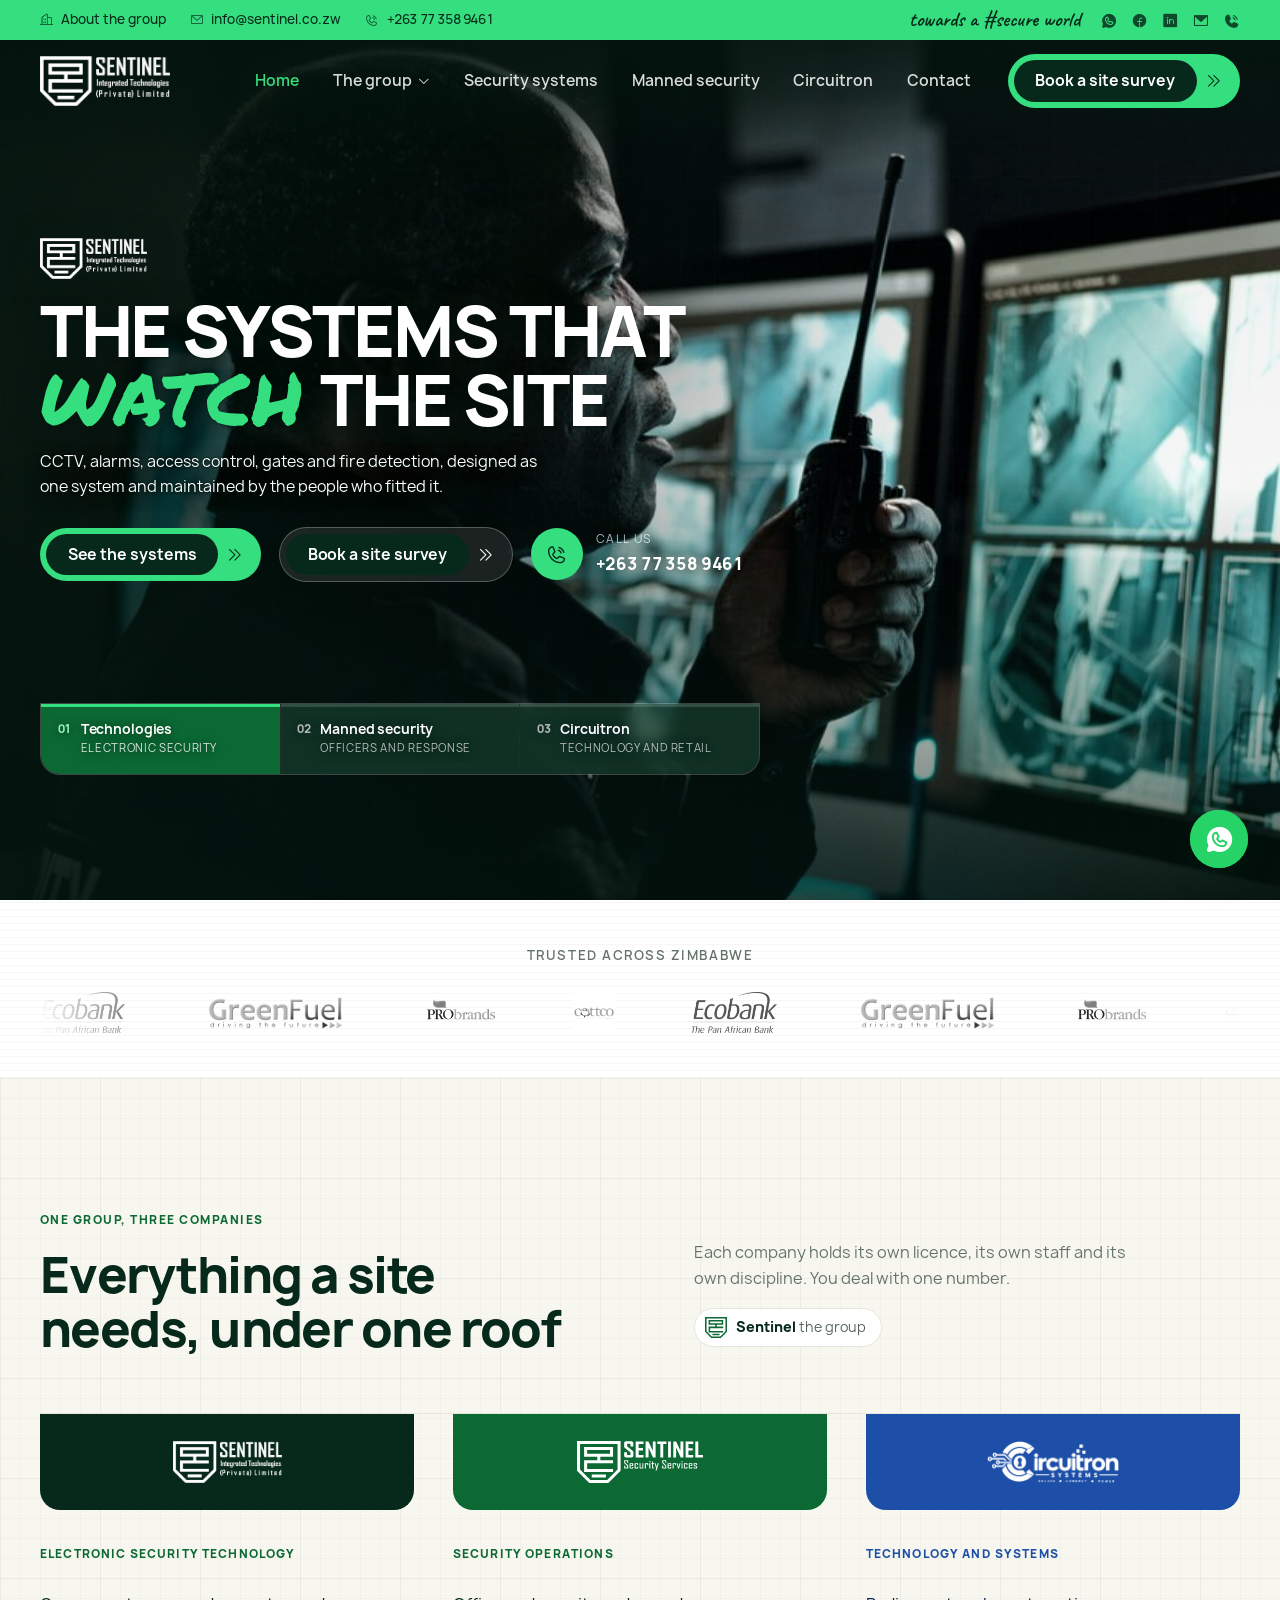
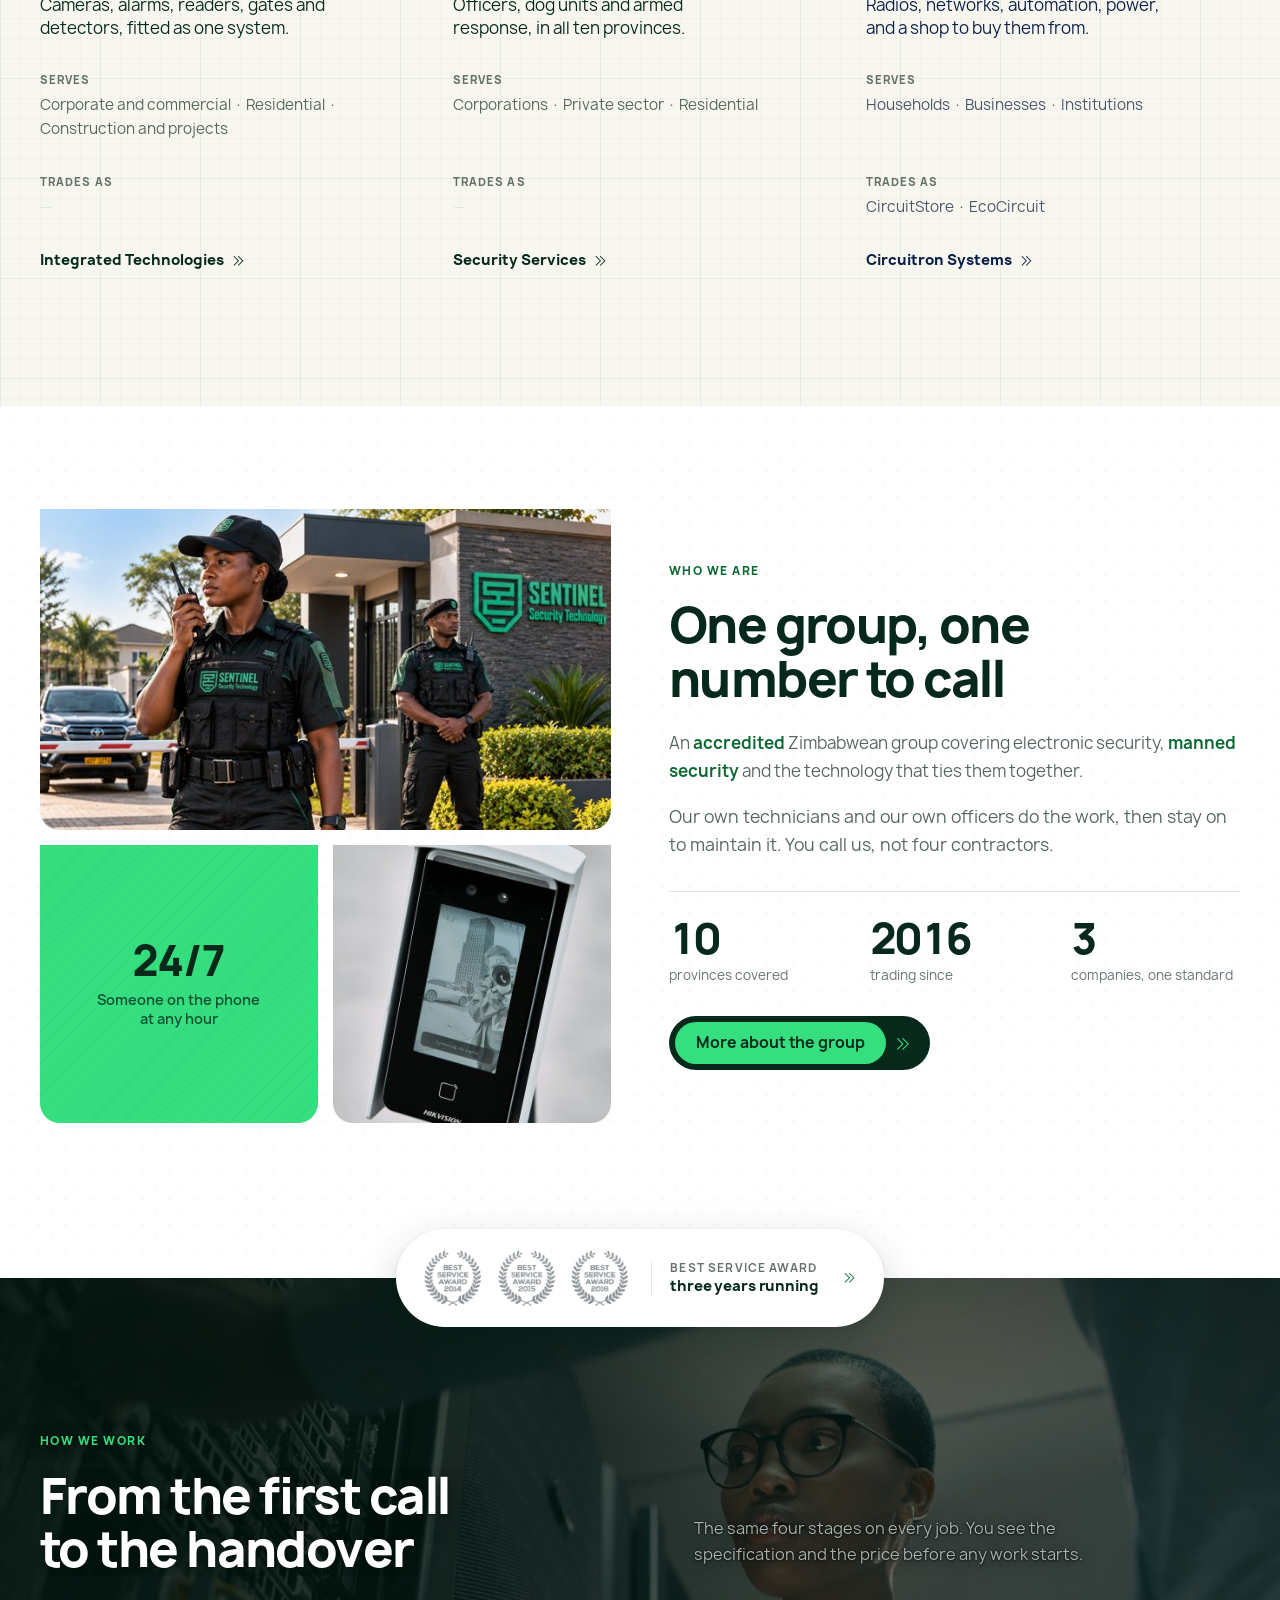
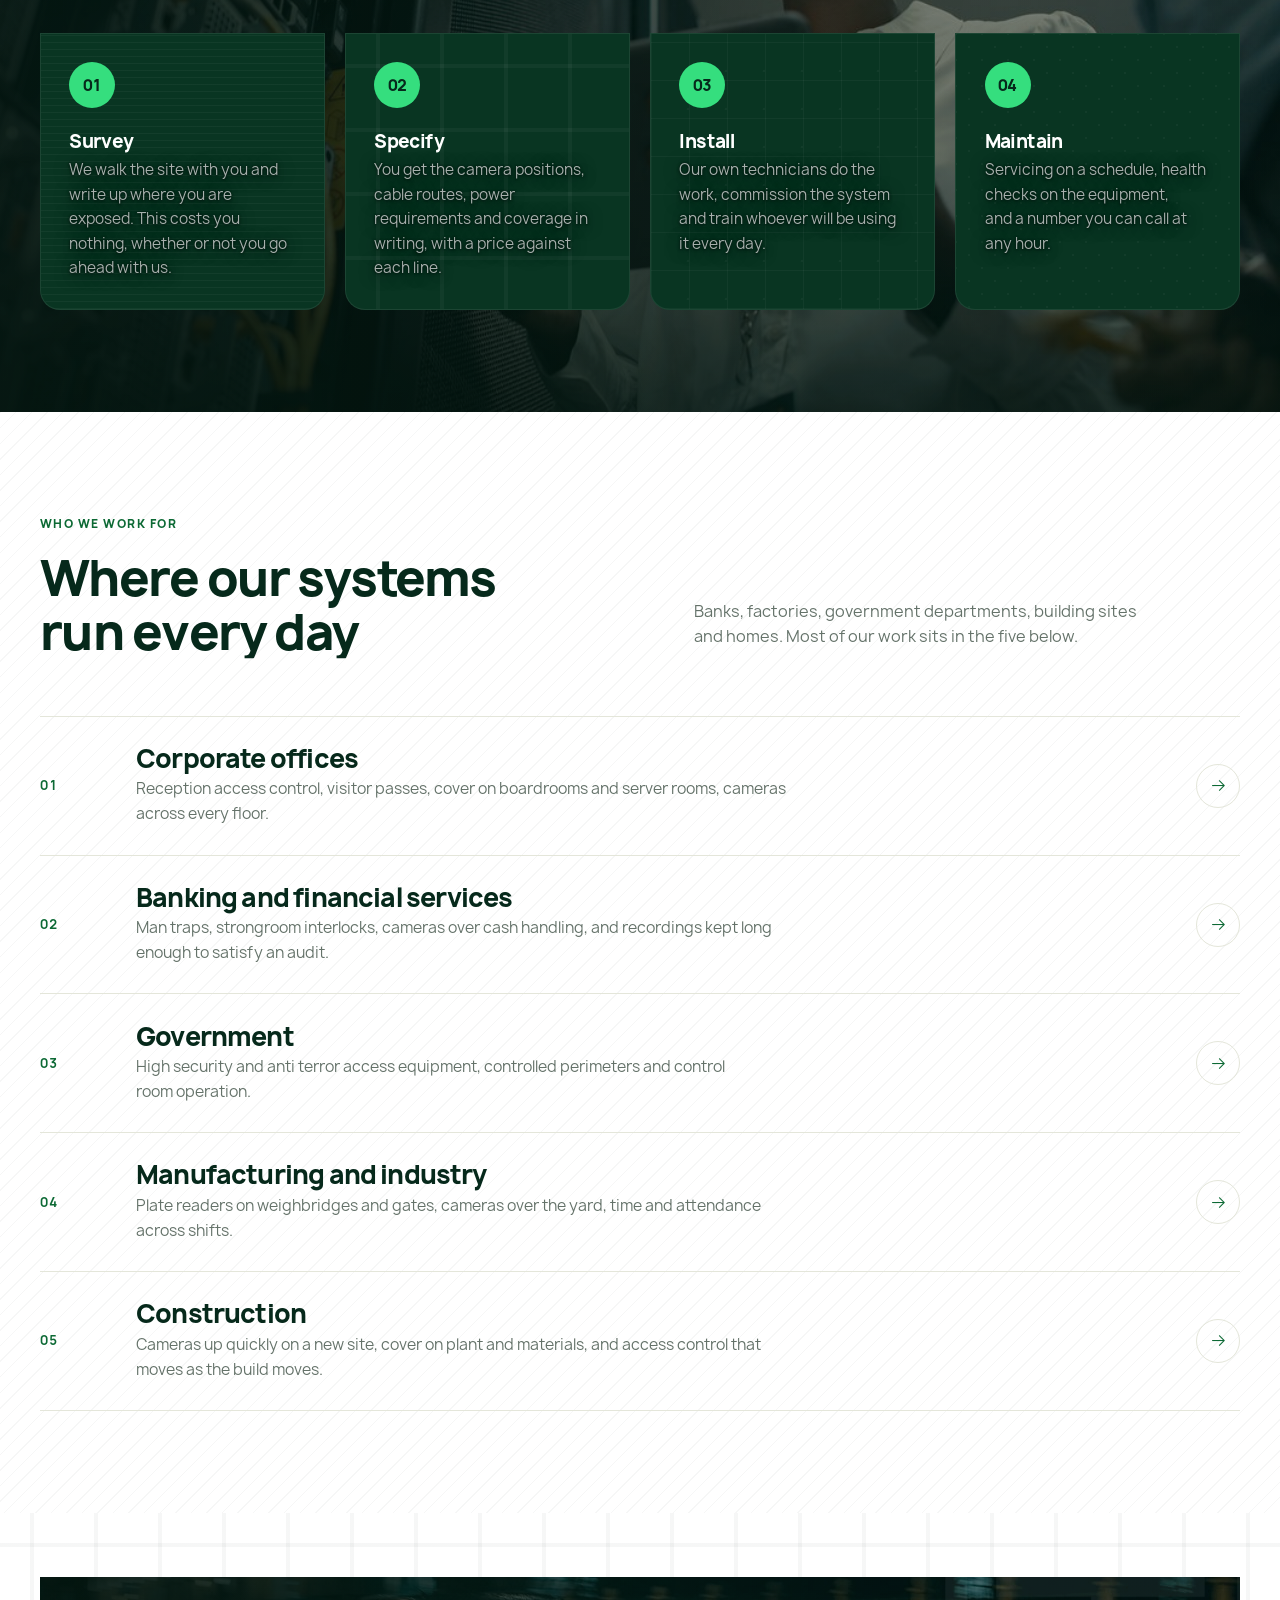
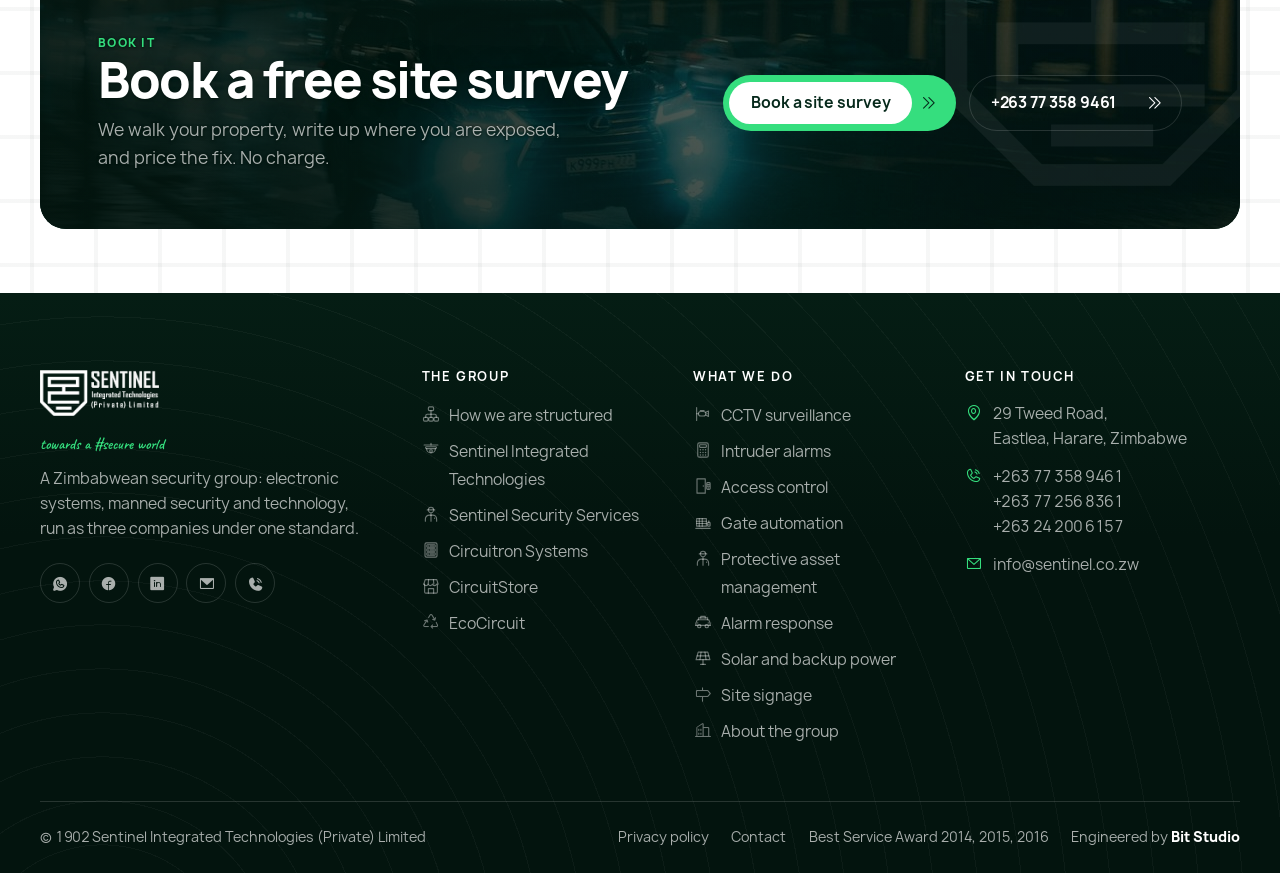
<file: index.html>
<!DOCTYPE html>
<html lang="en-ZW">
<head>
<meta charset="UTF-8">
<meta name="viewport" content="width=device-width, initial-scale=1, viewport-fit=cover">
<title>Sentinel Integrated Technologies | Electronic Security in Zimbabwe</title>
<meta name="description" content="CCTV, intruder alarms, access control, fire detection and physical access control across Zimbabwe. Based in Harare, support at any hour, award winning in 2014, 2015 and 2016.">
<meta name="theme-color" content="#06291B">
<link rel="canonical" href="https://www.sentinel.co.zw/index.html">

<meta property="og:type" content="website">
<meta property="og:title" content="Sentinel Integrated Technologies | Electronic Security in Zimbabwe">
<meta property="og:description" content="CCTV, intruder alarms, access control, fire detection and physical access control across Zimbabwe. Based in Harare, support at any hour, award winning in 2014, 2015 and 2016.">
<meta property="og:image" content="assets/img/brand/flier-1.jpg">
<meta property="og:locale" content="en_ZW">

<link rel="icon" type="image/svg+xml" href="assets/img/brand/mark.svg">
<link rel="icon" type="image/png" sizes="32x32" href="assets/img/brand/favicon-32.png">
<link rel="apple-touch-icon" href="assets/img/brand/favicon-180.png">

<link rel="preload" href="assets/fonts/manrope-400.woff2" as="font" type="font/woff2" crossorigin>
<link rel="preload" href="assets/fonts/manrope-800.woff2" as="font" type="font/woff2" crossorigin>
<link rel="preload" href="assets/fonts/marker.woff2" as="font" type="font/woff2" crossorigin>
<link rel="stylesheet" href="assets/icons/phosphor.css">
<link rel="stylesheet" href="assets/css/style.css">
<script>document.documentElement.classList.add('js');</script>
</head>
<body>
<a class="skip-link" href="#main">Skip to content</a>
<svg xmlns="http://www.w3.org/2000/svg" style="display:none"><symbol id="si-cam-dome" viewBox="0 0 24 24" fill="none" stroke="currentColor" stroke-width="1.5" stroke-linecap="round" stroke-linejoin="round"><title>Dome camera</title><path d="M2.8 5.4h18.4"/><path d="M12 5.4V3.2"/><rect x="4.8" y="7.6" width="14.4" height="2.6" rx="1.1"/><path d="M6.2 10.2a5.8 5.8 0 0 0 11.6 0"/><circle cx="12" cy="13.4" r="1.8"/></symbol><symbol id="si-cam-bullet" viewBox="0 0 24 24" fill="none" stroke="currentColor" stroke-width="1.5" stroke-linecap="round" stroke-linejoin="round"><title>Bullet camera</title><path d="M3.5 3.5v17"/><path d="M3.5 11.6h2.4"/><rect x="5.9" y="8.6" width="9.8" height="6" rx="3"/><path d="M15.7 9.8 19.3 8v7.2l-3.6-1.8"/><path d="M8.4 7.4h5"/><circle cx="17.4" cy="11.6" r="0.85" fill="currentColor" stroke="none"/></symbol><symbol id="si-nvr" viewBox="0 0 24 24" fill="none" stroke="currentColor" stroke-width="1.5" stroke-linecap="round" stroke-linejoin="round"><title>Recorder</title><rect x="2.5" y="5" width="19" height="5" rx="1.5"/><rect x="2.5" y="13" width="19" height="5" rx="1.5"/><circle cx="5.6" cy="7.5" r="0.85" fill="currentColor" stroke="none"/><circle cx="5.6" cy="15.5" r="0.85" fill="currentColor" stroke="none"/><path d="M9 7.5h9"/><path d="M9 15.5h9"/></symbol><symbol id="si-video-wall" viewBox="0 0 24 24" fill="none" stroke="currentColor" stroke-width="1.5" stroke-linecap="round" stroke-linejoin="round"><title>Monitoring wall</title><rect x="2.5" y="3.5" width="8.5" height="6.5" rx="1.2"/><rect x="13" y="3.5" width="8.5" height="6.5" rx="1.2"/><rect x="2.5" y="12" width="8.5" height="6.5" rx="1.2"/><rect x="13" y="12" width="8.5" height="6.5" rx="1.2"/><path d="M8.5 21.5h7"/><path d="M12 18.5v3"/></symbol><symbol id="si-control-room" viewBox="0 0 24 24" fill="none" stroke="currentColor" stroke-width="1.5" stroke-linecap="round" stroke-linejoin="round"><title>Control room</title><rect x="2.6" y="2.5" width="18.8" height="9.6" rx="1.5"/><path d="M5.8 5.4h5.6"/><path d="M5.8 7.4h8.8"/><path d="M5.8 9.4h5.6"/><circle cx="12" cy="15.4" r="2.4"/><path d="M6.2 21.5a5.8 5.8 0 0 1 11.6 0"/></symbol><symbol id="si-alarm-panel" viewBox="0 0 24 24" fill="none" stroke="currentColor" stroke-width="1.5" stroke-linecap="round" stroke-linejoin="round"><title>Alarm panel</title><rect x="5" y="2.5" width="14" height="19" rx="2"/><rect x="7.5" y="5" width="9" height="3.5" rx="0.8"/><circle cx="8.6" cy="11.8" r="1" fill="currentColor" stroke="none"/><circle cx="12" cy="11.8" r="1" fill="currentColor" stroke="none"/><circle cx="15.4" cy="11.8" r="1" fill="currentColor" stroke="none"/><circle cx="8.6" cy="15.2" r="1" fill="currentColor" stroke="none"/><circle cx="12" cy="15.2" r="1" fill="currentColor" stroke="none"/><circle cx="15.4" cy="15.2" r="1" fill="currentColor" stroke="none"/><circle cx="8.6" cy="18.6" r="1" fill="currentColor" stroke="none"/><circle cx="12" cy="18.6" r="1" fill="currentColor" stroke="none"/><circle cx="15.4" cy="18.6" r="1" fill="currentColor" stroke="none"/></symbol><symbol id="si-motion-sensor" viewBox="0 0 24 24" fill="none" stroke="currentColor" stroke-width="1.5" stroke-linecap="round" stroke-linejoin="round"><title>Motion sensor</title><path d="M5.6 3.8h12.8l-1.5 6.1H7.1z"/><path d="M6.3 6.9h11.4"/><path d="M9.4 12.2a3.4 3.4 0 0 0 5.2 0"/><path d="M7.3 13.9a5.9 5.9 0 0 0 9.4 0"/><path d="M5.2 15.6a8.4 8.4 0 0 0 13.6 0"/></symbol><symbol id="si-door-contact" viewBox="0 0 24 24" fill="none" stroke="currentColor" stroke-width="1.5" stroke-linecap="round" stroke-linejoin="round"><title>Door contact</title><path d="M3.5 3.5h7v17h-7z"/><path d="M13.5 3.5h7v17h-7z"/><rect x="8.2" y="9" width="2.3" height="6" rx="0.7"/><rect x="13.5" y="9" width="2.3" height="6" rx="0.7"/><path d="M11.3 10.5v3"/></symbol><symbol id="si-panic-button" viewBox="0 0 24 24" fill="none" stroke="currentColor" stroke-width="1.5" stroke-linecap="round" stroke-linejoin="round"><title>Panic button</title><circle cx="12" cy="12" r="9"/><circle cx="12" cy="12" r="4.2"/><path d="M12 2.2v2.4"/><path d="M12 19.4v2.4"/><path d="M2.2 12h2.4"/><path d="M19.4 12h2.4"/><circle cx="12" cy="12" r="1.5" fill="currentColor" stroke="none"/></symbol><symbol id="si-siren" viewBox="0 0 24 24" fill="none" stroke="currentColor" stroke-width="1.5" stroke-linecap="round" stroke-linejoin="round"><title>Siren</title><path d="M7 12.5a5 5 0 0 1 10 0v4H7z"/><path d="M5.5 19.5h13"/><path d="M7 16.5v3"/><path d="M17 16.5v3"/><path d="M12 3.2v3"/><path d="M5.6 5.6 7.7 7.7"/><path d="M18.4 5.6 16.3 7.7"/><path d="M2.8 12h2.2"/><path d="M19 12h2.2"/></symbol><symbol id="si-fire-detect" viewBox="0 0 24 24" fill="none" stroke="currentColor" stroke-width="1.5" stroke-linecap="round" stroke-linejoin="round"><title>Fire detection</title><circle cx="12" cy="12" r="9"/><circle cx="12" cy="12" r="6.1"/><path d="M12 8.1c1.7 1.6 2.6 2.9 2.6 4.2a2.6 2.6 0 0 1-5.2 0c0-.8.3-1.6 1-2.1.1.6.4 1.1.9 1.3-.3-1.1-.1-2.3.7-3.4z"/></symbol><symbol id="si-access-reader" viewBox="0 0 24 24" fill="none" stroke="currentColor" stroke-width="1.5" stroke-linecap="round" stroke-linejoin="round"><title>Access control</title><path d="M4 2.5h11v19H4z"/><circle cx="12.4" cy="12" r="0.9" fill="currentColor" stroke="none"/><rect x="17" y="7.5" width="4.5" height="9" rx="1.2"/><path d="M18.2 10h2.1"/><path d="M18.2 12.2h2.1"/><circle cx="19.25" cy="14.5" r="0.85" fill="currentColor" stroke="none"/></symbol><symbol id="si-biometric" viewBox="0 0 24 24" fill="none" stroke="currentColor" stroke-width="1.5" stroke-linecap="round" stroke-linejoin="round"><title>Biometric access</title><path d="M12 2.8c-3.4 0-6.2 2.6-6.2 5.8"/><path d="M18.2 8.6c0-3.2-2.8-5.8-6.2-5.8"/><path d="M5.8 13.6V8.6"/><path d="M18.2 8.6v3.1"/><path d="M8.9 8.6a3.1 3.1 0 0 1 6.2 0v6.2"/><path d="M8.9 8.6v8.4"/><path d="M12 8.6v9.9"/><path d="M15.1 17.8a9 9 0 0 1-.6 3"/><path d="M5.9 16.8a9 9 0 0 0 1-3.2"/><path d="M18.1 14.6a12 12 0 0 1-.9 5.4"/></symbol><symbol id="si-turnstile" viewBox="0 0 24 24" fill="none" stroke="currentColor" stroke-width="1.5" stroke-linecap="round" stroke-linejoin="round"><title>Speed gate</title><path d="M2.5 20.5h19"/><rect x="3" y="8.8" width="4.8" height="11.7" rx="1.3"/><rect x="16.2" y="8.8" width="4.8" height="11.7" rx="1.3"/><path d="M7.8 12h3.1"/><path d="M13.1 12h3.1"/><path d="M12 3.4v5.4"/><path d="M9.6 5.8 12 3.4l2.4 2.4"/><circle cx="5.4" cy="15.6" r="0.9" fill="currentColor" stroke="none"/><circle cx="18.6" cy="15.6" r="0.9" fill="currentColor" stroke="none"/></symbol><symbol id="si-intercom" viewBox="0 0 24 24" fill="none" stroke="currentColor" stroke-width="1.5" stroke-linecap="round" stroke-linejoin="round"><title>Video intercom</title><rect x="5.5" y="2.5" width="13" height="19" rx="2"/><rect x="8" y="5" width="8" height="5.5" rx="1"/><circle cx="12" cy="7.75" r="1.15" fill="currentColor" stroke="none"/><path d="M9 13.5h6"/><circle cx="12" cy="17.8" r="2"/><circle cx="12" cy="17.8" r="0.8" fill="currentColor" stroke="none"/></symbol><symbol id="si-gate-motor" viewBox="0 0 24 24" fill="none" stroke="currentColor" stroke-width="1.5" stroke-linecap="round" stroke-linejoin="round"><title>Gate automation</title><path d="M2.5 20.5h19"/><path d="M3.5 7.5h13v10h-13z"/><path d="M3.5 11h13"/><path d="M3.5 14h13"/><path d="M7 7.5v10"/><path d="M11 7.5v10"/><rect x="18" y="12.5" width="3.5" height="5" rx="1"/><path d="M19.75 12.5v-2"/><circle cx="19.75" cy="15" r="0.85" fill="currentColor" stroke="none"/></symbol><symbol id="si-boom-gate" viewBox="0 0 24 24" fill="none" stroke="currentColor" stroke-width="1.5" stroke-linecap="round" stroke-linejoin="round"><title>Boom barrier</title><path d="M2.5 20.5h19"/><rect x="3" y="11" width="4" height="9.5" rx="1.2"/><path d="M7.5 9 21 5.2"/><path d="M9.9 8.3l.6 2.1"/><path d="M13.5 7.3l.6 2.1"/><path d="M17.1 6.3l.6 2.1"/><circle cx="5" cy="14.5" r="0.9" fill="currentColor" stroke="none"/></symbol><symbol id="si-electric-fence" viewBox="0 0 24 24" fill="none" stroke="currentColor" stroke-width="1.5" stroke-linecap="round" stroke-linejoin="round"><title>Electric fencing</title><path d="M4 3.5v17"/><path d="M20 3.5v17"/><path d="M4 6.2h16"/><path d="M4 11h3.8"/><path d="M16.2 11H20"/><path d="M4 15.8h16"/><path d="M4 20h16"/><path d="M13.6 6.6 9.6 12.4h3.4l-2.6 5.8"/></symbol><symbol id="si-perimeter" viewBox="0 0 24 24" fill="none" stroke="currentColor" stroke-width="1.5" stroke-linecap="round" stroke-linejoin="round"><title>Perimeter protection</title><path d="M12 2.5 3.5 6v6c0 4.4 3.6 7.8 8.5 9.5 4.9-1.7 8.5-5.1 8.5-9.5V6z"/><path d="M12 6.3 7 8.4v3.4c0 2.5 2.1 4.6 5 5.7 2.9-1.1 5-3.2 5-5.7V8.4z"/><circle cx="12" cy="11.6" r="1.5" fill="currentColor" stroke="none"/></symbol><symbol id="si-guard" viewBox="0 0 24 24" fill="none" stroke="currentColor" stroke-width="1.5" stroke-linecap="round" stroke-linejoin="round"><title>Manned security</title><path d="M7 6.5h10"/><path d="M8.5 6.5a3.5 3.5 0 0 1 7 0"/><path d="M8.8 8.2a3.4 3.4 0 0 0 6.4 0"/><path d="M12 11.6v2"/><path d="M4.5 21.5v-2.8A5.2 5.2 0 0 1 9.7 13.5h4.6a5.2 5.2 0 0 1 5.2 5.2v2.8"/><path d="M12 13.9v7.6"/><circle cx="16.8" cy="17.5" r="0.9" fill="currentColor" stroke="none"/></symbol><symbol id="si-k9" viewBox="0 0 24 24" fill="none" stroke="currentColor" stroke-width="1.5" stroke-linecap="round" stroke-linejoin="round"><title>K9 unit</title><path d="M7.6 6.6 5.2 3.2 4.1 7.6"/><path d="M16.4 6.6 18.8 3.2l1.1 4.4"/><path d="M5.8 11a6.2 6.2 0 0 1 12.4 0v1.6a6.2 6.2 0 0 1-12.4 0z"/><circle cx="9.5" cy="10.2" r="1" fill="currentColor" stroke="none"/><circle cx="14.5" cy="10.2" r="1" fill="currentColor" stroke="none"/><path d="M10.7 14.2h2.6L12 15.9z"/><path d="M12 15.9v1.5"/></symbol><symbol id="si-patrol" viewBox="0 0 24 24" fill="none" stroke="currentColor" stroke-width="1.5" stroke-linecap="round" stroke-linejoin="round"><title>Response patrol</title><path d="M2.5 16.5v-3l2-4.5h15l2 4.5v3"/><path d="M2.5 16.5h19"/><path d="M6 9V6.5h12V9"/><path d="M9 6.5V4.5h6v2"/><circle cx="7" cy="17.5" r="2.2"/><circle cx="17" cy="17.5" r="2.2"/><circle cx="5" cy="13.2" r="0.85" fill="currentColor" stroke="none"/><circle cx="19" cy="13.2" r="0.85" fill="currentColor" stroke="none"/></symbol><symbol id="si-radio" viewBox="0 0 24 24" fill="none" stroke="currentColor" stroke-width="1.5" stroke-linecap="round" stroke-linejoin="round"><title>Two way radio</title><rect x="7" y="6.5" width="10" height="15" rx="2"/><path d="M14.5 6.5V3.2"/><rect x="9.3" y="9" width="5.4" height="3.2" rx="0.8"/><circle cx="10" cy="15" r="0.9" fill="currentColor" stroke="none"/><circle cx="12" cy="15" r="0.9" fill="currentColor" stroke="none"/><circle cx="14" cy="15" r="0.9" fill="currentColor" stroke="none"/><circle cx="10" cy="17.6" r="0.9" fill="currentColor" stroke="none"/><circle cx="12" cy="17.6" r="0.9" fill="currentColor" stroke="none"/><circle cx="14" cy="17.6" r="0.9" fill="currentColor" stroke="none"/><path d="M17.6 2.4a5.5 5.5 0 0 1 3.9 3.9"/><path d="M17.2 5.3a2.7 2.7 0 0 1 1.5 1.5"/></symbol><symbol id="si-investigate" viewBox="0 0 24 24" fill="none" stroke="currentColor" stroke-width="1.5" stroke-linecap="round" stroke-linejoin="round"><title>Investigations</title><path d="M5 2.5h9l4.5 4.5v6"/><path d="M5 2.5v19h5"/><path d="M13.5 2.5V7h5"/><path d="M7.8 7.5h3.4"/><path d="M7.8 11h5.2"/><circle cx="15.4" cy="15.4" r="4"/><path d="M18.4 18.4 21.5 21.5"/></symbol><symbol id="si-network-rack" viewBox="0 0 24 24" fill="none" stroke="currentColor" stroke-width="1.5" stroke-linecap="round" stroke-linejoin="round"><title>Network rack</title><rect x="4" y="2.5" width="16" height="19" rx="1.8"/><rect x="6.5" y="5" width="11" height="3.4" rx="0.8"/><rect x="6.5" y="10.3" width="11" height="3.4" rx="0.8"/><rect x="6.5" y="15.6" width="11" height="3.4" rx="0.8"/><circle cx="8.6" cy="6.7" r="0.75" fill="currentColor" stroke="none"/><circle cx="8.6" cy="12" r="0.75" fill="currentColor" stroke="none"/><circle cx="8.6" cy="17.3" r="0.75" fill="currentColor" stroke="none"/><path d="M11 6.7h4.4"/><path d="M11 12h4.4"/><path d="M11 17.3h4.4"/></symbol><symbol id="si-cabling" viewBox="0 0 24 24" fill="none" stroke="currentColor" stroke-width="1.5" stroke-linecap="round" stroke-linejoin="round"><title>Structured cabling</title><rect x="4.6" y="2.8" width="14.8" height="5.2" rx="1.4"/><path d="M7.2 5.6v1.2"/><path d="M9.6 5.6v1.2"/><path d="M12 5.6v1.2"/><path d="M14.4 5.6v1.2"/><path d="M16.8 5.6v1.2"/><path d="M12 8v3.4"/><path d="M12 11.4H5.4a1.6 1.6 0 0 0-1.6 1.6v1.9"/><path d="M12 11.4h6.6a1.6 1.6 0 0 1 1.6 1.6v1.9"/><path d="M12 11.4v3.5"/><circle cx="3.8" cy="16.6" r="1.6" fill="currentColor" stroke="none"/><circle cx="12" cy="16.6" r="1.6" fill="currentColor" stroke="none"/><circle cx="20.2" cy="16.6" r="1.6" fill="currentColor" stroke="none"/><path d="M1.8 21.2h4"/><path d="M10 21.2h4"/><path d="M18.2 21.2h4"/></symbol><symbol id="si-dish" viewBox="0 0 24 24" fill="none" stroke="currentColor" stroke-width="1.5" stroke-linecap="round" stroke-linejoin="round"><title>Satellite link</title><ellipse cx="10.4" cy="8.8" rx="7.6" ry="5.6" transform="rotate(-28 10.4 8.8)"/><path d="M10.4 8.8 16.4 4.2"/><circle cx="17.5" cy="3.4" r="1.5"/><path d="M11.9 13.8 13 20.5"/><path d="M9.4 20.5h7"/></symbol><symbol id="si-smart-home" viewBox="0 0 24 24" fill="none" stroke="currentColor" stroke-width="1.5" stroke-linecap="round" stroke-linejoin="round"><title>Smart technology</title><path d="M3.5 10.5 12 3.5l8.5 7"/><path d="M5.6 12.4v8.1h12.8v-8.1"/><path d="M9.6 16.5a3.4 3.4 0 0 1 4.8 0"/><path d="M7.3 14.1a6.7 6.7 0 0 1 9.4 0"/><circle cx="12" cy="18.8" r="1" fill="currentColor" stroke="none"/></symbol><symbol id="si-smart-switch" viewBox="0 0 24 24" fill="none" stroke="currentColor" stroke-width="1.5" stroke-linecap="round" stroke-linejoin="round"><title>Smart switch</title><rect x="3.5" y="5" width="17" height="14" rx="2"/><rect x="7" y="8" width="10" height="8" rx="1.4"/><path d="M7 12h10"/><circle cx="12" cy="10" r="0.9" fill="currentColor" stroke="none"/></symbol><symbol id="si-inverter" viewBox="0 0 24 24" fill="none" stroke="currentColor" stroke-width="1.5" stroke-linecap="round" stroke-linejoin="round"><title>Backup power</title><rect x="2.5" y="5.5" width="19" height="13" rx="2"/><path d="M12 5.5v13"/><path d="M8.6 9.2 6 12.6h3l-1.4 2.9"/><path d="M15 11h4.2"/><path d="M15 14.2h4.2"/><path d="M6 20.5h3"/><path d="M15 20.5h3"/></symbol><symbol id="si-solar" viewBox="0 0 24 24" fill="none" stroke="currentColor" stroke-width="1.5" stroke-linecap="round" stroke-linejoin="round"><title>Solar</title><path d="M2.8 14.2 5.6 4.2h12.8l2.8 10z"/><path d="M4.2 9.2h15.6"/><path d="M9.4 4.2 8 14.2"/><path d="M14.6 4.2l1.4 10"/><path d="M12 14.2v6.3"/><path d="M8.8 20.5h6.4"/></symbol><symbol id="si-e-waste" viewBox="0 0 24 24" fill="none" stroke="currentColor" stroke-width="1.5" stroke-linecap="round" stroke-linejoin="round"><title>Electronic waste</title><rect x="9.3" y="9.3" width="5.4" height="5.4" rx="1"/><path d="M9.3 11H7.7"/><path d="M9.3 13H7.7"/><path d="M14.7 11h1.6"/><path d="M14.7 13h1.6"/><path d="M4.6 15a8.2 8.2 0 0 1 2.3-10"/><path d="M6.9 5 6.4 8.1"/><path d="M6.9 5 9.9 5.8"/><path d="M19.4 9a8.2 8.2 0 0 1-2.3 10"/><path d="M17.1 19l.5-3.1"/><path d="M17.1 19 14.1 18.2"/></symbol><symbol id="si-storefront" viewBox="0 0 24 24" fill="none" stroke="currentColor" stroke-width="1.5" stroke-linecap="round" stroke-linejoin="round"><title>Retail</title><path d="M3.5 9.5V20a1.5 1.5 0 0 0 1.5 1.5h14a1.5 1.5 0 0 0 1.5-1.5V9.5"/><path d="M2.5 9.5 4.3 3.5h15.4l1.8 6"/><path d="M8.8 3.5 8.2 9.5"/><path d="M15.2 3.5l.6 6"/><path d="M2.5 9.5a3 3 0 0 0 5.7 0 3 3 0 0 0 5.6 0 3 3 0 0 0 5.7 0"/><path d="M8.5 21.5v-6h7v6"/></symbol><symbol id="si-cart" viewBox="0 0 24 24" fill="none" stroke="currentColor" stroke-width="1.5" stroke-linecap="round" stroke-linejoin="round"><title>Online store</title><path d="M2.5 3.5h2.8l2.6 11.4h10l2.1-8.2H6.3"/><circle cx="9.4" cy="19.2" r="1.8"/><circle cx="17.2" cy="19.2" r="1.8"/><path d="M13 8.5v3.6"/><path d="M11.2 10.3h3.6"/></symbol><symbol id="si-group-tree" viewBox="0 0 24 24" fill="none" stroke="currentColor" stroke-width="1.5" stroke-linecap="round" stroke-linejoin="round"><title>Group structure</title><rect x="8.5" y="2.5" width="7" height="5" rx="1.4"/><rect x="2" y="16.5" width="6" height="5" rx="1.4"/><rect x="9" y="16.5" width="6" height="5" rx="1.4"/><rect x="16" y="16.5" width="6" height="5" rx="1.4"/><path d="M12 7.5v4.6"/><path d="M5 16.5v-2.2a2 2 0 0 1 2-2h10a2 2 0 0 1 2 2v2.2"/><path d="M12 12.1v4.4"/></symbol></svg>


<!-- ===== Utility bar ===== -->
<div class="topbar">
  <div class="container topbar__inner">
    <ul class="topbar__list">
      <li><i class="ph ph-buildings i-xs" aria-hidden="true"></i> <a href="about.html">About the group</a></li>
      <li><i class="ph ph-envelope-simple i-xs" aria-hidden="true"></i> <a href="mailto:info@sentinel.co.zw">info@sentinel.co.zw</a></li>
      <li><i class="ph ph-phone-call i-xs" aria-hidden="true"></i> <a href="tel:+263773589461" class="num">+263 77 358 9461</a></li>
    </ul>
    <div class="topbar__social">
      <span class="script">towards a #secure world</span>
      <a href="https://wa.me/263773589461" aria-label="Message Sentinel on WhatsApp" rel="noopener"><i class="ph-fill ph-whatsapp-logo i-sm" aria-hidden="true"></i></a>
      <a href="https://www.facebook.com/profile.php?id=61594591624503" aria-label="Sentinel on Facebook" target="_blank" rel="noopener"><i class="ph-fill ph-facebook-logo i-sm" aria-hidden="true"></i></a>
      <a href="https://www.linkedin.com/company/sentinelzw/" aria-label="Sentinel on LinkedIn" target="_blank" rel="noopener"><i class="ph-fill ph-linkedin-logo i-sm" aria-hidden="true"></i></a>
      <a class="topbar__hide-sm" href="mailto:info@sentinel.co.zw" aria-label="Email Sentinel"><i class="ph-fill ph-envelope-simple i-sm" aria-hidden="true"></i></a>
      <a class="topbar__hide-sm" href="tel:+263773589461" aria-label="Call Sentinel"><i class="ph-fill ph-phone-call i-sm" aria-hidden="true"></i></a>
    </div>
  </div>
</div>

<!-- ===== Header ===== -->
<header class="header">
  <div class="container header__inner">
    <a class="brand" href="index.html" aria-label="Sentinel Integrated Technologies, home">
      <img class="brand__light" src="assets/img/brand/sit-lockup-white.png" alt="Sentinel Integrated Technologies" width="555" height="214">
      <img class="brand__dark" src="assets/img/brand/sit-lockup.png" alt="" aria-hidden="true" width="555" height="214">
    </a>

    <nav class="nav" aria-label="Primary">
      <ul class="nav__list">
        <li><a class="nav__link" href="index.html" aria-current="page">Home</a></li>
        <li class="nav__has-mega"><a class="nav__link" href="group.html" aria-expanded="false" aria-controls="mega" data-mega>The group <i class="ph ph-caret-down i-xs" aria-hidden="true"></i></a></li>
        <li><a class="nav__link" href="services.html">Security systems</a></li>
        <li><a class="nav__link" href="security-services.html">Manned security</a></li>
        <li><a class="nav__link" href="circuitron.html">Circuitron</a></li>
        <li><a class="nav__link" href="contact.html">Contact</a></li>
      </ul>
      <div class="mega" id="mega" hidden>
        <div class="container mega__inner">
          <a class="mega__parent" href="group.html">
            <span class="mega__mark"><svg class="si i-lg" aria-hidden="true" focusable="false"><use href="#si-group-tree"/></svg></span>
            <span>
              <strong>Sentinel, the group</strong>
              <small>One holding company, three operating businesses, one standard of work.</small>
            </span>
            <span class="mega__go">See the structure <i class="ph ph-caret-double-right i-xs" aria-hidden="true"></i></span>
          </a>
          <div class="mega__grid">
        <a class="mega__card" href="services.html">
          <span class="mega__logo"><img class="clogo" src="assets/img/brand/sit-lockup.png" alt="Sentinel Integrated Technologies" style="height:34px;width:88px" loading="lazy" width="555" height="214"></span>
          <small>Electronic security technology</small>
          <span class="mega__chips"><i>CCTV</i><i>Alarms</i><i>Access control</i><i>Fire</i></span>
          
        </a>
        <a class="mega__card" href="security-services.html">
          <span class="mega__logo"><img class="clogo" src="assets/img/brand/sentinel-security-services.svg" alt="Sentinel Security Services" width="102" height="34" style="height:34px;width:102px" loading="lazy"></span>
          <small>Security operations</small>
          <span class="mega__chips"><i>Manned security</i><i>Dog units</i><i>Response</i><i>Investigations</i></span>
          
        </a>
        <a class="mega__card" href="circuitron.html">
          <span class="mega__logo"><img class="clogo" src="assets/img/brand/circuitron-logo.png" alt="Circuitron Systems" style="height:34px;width:107px" loading="lazy" width="531" height="169"></span>
          <small>Technology and systems</small>
          <span class="mega__chips"><i>Communications</i><i>Automation</i><i>Electronics</i><i>Retail</i></span>
          <span class="mega__units"><a href="circuitron.html#circuitstore">CircuitStore</a> <a href="circuitron.html#ecocircuit">EcoCircuit</a></span>
        </a>
          </div>
        </div>
      </div>
    </nav>

    <div class="header__cta"><a class="pbtn" href="contact.html"><span class="pbtn__label"><span class="lbl-full">Book a site survey</span><span class="lbl-brief">Free survey</span></span><span class="pbtn__chev"><i class="ph ph-caret-double-right i-sm" aria-hidden="true"></i></span></a></div>

    <button class="nav-toggle" type="button" aria-expanded="false" aria-controls="drawer" aria-label="Open menu">
      <span></span><span></span><span></span>
    </button>
  </div>
</header>

<div class="drawer" id="drawer">
  <div class="drawer__top">
    <a class="drawer__brand" href="index.html" aria-label="Sentinel Integrated Technologies home">
      <img src="assets/img/brand/sit-lockup-white.png" alt="" width="555" height="214">
    </a>
    <button class="drawer__close" type="button" data-drawer-close aria-label="Close menu">
      <svg viewBox="0 0 24 24" aria-hidden="true" focusable="false">
        <path d="M6 6 18 18M18 6 6 18"/>
      </svg>
    </button>
  </div>
  <nav class="drawer__list" aria-label="Mobile">
    <a href="index.html">Home <span class="num">01</span></a>
    <a href="group.html">The group <span class="num">02</span></a>
    <a href="services.html">Security systems <span class="num">03</span></a>
    <a href="security-services.html">Manned security <span class="num">04</span></a>
    <a href="circuitron.html">Circuitron <span class="num">05</span></a>
    <a href="contact.html">Contact <span class="num">06</span></a>
    <a href="about.html">About <span class="num">07</span></a>
  </nav>
  <div class="drawer__foot">
    <a href="tel:+263773589461" class="num">+263 77 358 9461</a>
    <a href="mailto:info@sentinel.co.zw">info@sentinel.co.zw</a>
    <p>29 Tweed Road, Eastlea, Harare</p>
    <a class="pbtn pbtn--block" href="contact.html"><span class="pbtn__label">Book a site survey</span><span class="pbtn__chev"><i class="ph ph-caret-double-right i-sm" aria-hidden="true"></i></span></a>
  </div>
</div>

<main id="main">

  <!-- ===== Hero ===== -->
  <section class="hero" data-hero>
    <div class="hero__media" aria-hidden="true">
      <div class="hero__slide is-active" style="--pos:68% 38%;--expo:1.18">
        <img src="assets/img/photos/control-room-monitoring-1200.jpg" srcset="assets/img/photos/control-room-monitoring-640.jpg 640w, assets/img/photos/control-room-monitoring-1200.jpg 1200w" sizes="100vw" alt="A Sentinel operator watching a wall of live camera feeds" data-focus="46 16 61 43" fetchpriority="high" width="1200" height="608">
      </div>
      <div class="hero__slide" style="--pos:52% 42%;--expo:0.92">
        <img data-slide-src data-src="assets/img/photos/security-officers-1200.jpg" data-srcset="assets/img/photos/security-officers-640.jpg 640w, assets/img/photos/security-officers-1200.jpg 1200w" sizes="100vw" alt="Sentinel officers and a dog unit on patrol at dusk" data-focus="30 7 61 35" width="1200" height="608">
      </div>
      <div class="hero__slide" style="--pos:50% 46%;--expo:1.10">
        <img data-slide-src data-src="assets/img/photos/circuitron-bench-1200.jpg" data-srcset="assets/img/photos/circuitron-bench-640.jpg 640w, assets/img/photos/circuitron-bench-1200.jpg 1200w" sizes="100vw" alt="Patch cabling in a network cabinet" width="1200" height="600">
      </div>
    </div>
    <div class="hero__unify" aria-hidden="true"></div>
    <div class="hero__vignette" aria-hidden="true"></div>
    <div class="hero__grid" aria-hidden="true"></div>
    <div class="hero__tint" aria-hidden="true"></div>
    <div class="hero__scrim"></div>

    <div class="container">
      <div class="hero__content" data-obstacle>
        <div class="hero__panels">

          <div class="hero__panel is-active" id="hp-1" role="tabpanel" aria-labelledby="ht-1">
            <div class="hero__id">
              <img class="hero__lockup" src="assets/img/brand/sit-lockup-white.png" alt="Sentinel Integrated Technologies" loading="eager" width="555" height="214">
            </div>
            <h1 class="h-hero">The systems that <span class="accent-lime">watch</span> the site</h1>
            <p class="hero__lead">CCTV, alarms, access control, gates and fire detection, designed as one system and maintained by the people who fitted it.</p>
            <div class="hero__actions">
              <a class="pbtn" href="services.html"><span class="pbtn__label">See the systems</span><span class="pbtn__chev"><i class="ph ph-caret-double-right i-sm" aria-hidden="true"></i></span></a>
              <a class="pbtn pbtn--ghost" href="contact.html"><span class="pbtn__label">Book a site survey</span><span class="pbtn__chev"><i class="ph ph-caret-double-right i-sm" aria-hidden="true"></i></span></a>
              <dl class="hero__call">
                <a class="rbtn" href="tel:+263773589461" aria-label="Call Sentinel"><i class="ph ph-phone-call i-md" aria-hidden="true"></i></a>
                <div><dt>Call us</dt><dd class="num">+263 77 358 9461</dd></div>
              </dl>
            </div>
          </div>

          <div class="hero__panel" id="hp-2" role="tabpanel" aria-labelledby="ht-2">
            <div class="hero__id">
              <img class="hero__lockup" src="assets/img/brand/sentinel-security-services-white.svg" alt="Sentinel Security Services" width="120" height="40" loading="lazy">
            </div>
            <h2 class="h-hero">The officers who <span class="accent-lime">hold</span> the ground</h2>
            <p class="hero__lead">Manned security, dog units and armed response across all ten provinces, answering to a control room that is staffed at every hour.</p>
            <div class="hero__actions">
              <a class="pbtn" href="security-services.html"><span class="pbtn__label">See manned security</span><span class="pbtn__chev"><i class="ph ph-caret-double-right i-sm" aria-hidden="true"></i></span></a>
              <a class="pbtn pbtn--ghost" href="contact.html"><span class="pbtn__label">Request a quotation</span><span class="pbtn__chev"><i class="ph ph-caret-double-right i-sm" aria-hidden="true"></i></span></a>
              <dl class="hero__call">
                <a class="rbtn" href="tel:+263773589461" aria-label="Call Sentinel"><i class="ph ph-phone-call i-md" aria-hidden="true"></i></a>
                <div><dt>Call us</dt><dd class="num">+263 77 358 9461</dd></div>
              </dl>
            </div>
          </div>

          <div class="hero__panel theme-circuitron" id="hp-3" role="tabpanel" aria-labelledby="ht-3" data-brand="circuitron">
            <div class="hero__id">
              <img class="hero__lockup" src="assets/img/brand/circuitron-logo-white.png" alt="Circuitron Systems" loading="lazy" width="531" height="169">
            </div>
            <h2 class="h-hero">The technology that <span class="accent-lime">connects</span> both</h2>
            <p class="hero__lead">Radios, networks, building automation and power, sold and supported as products in their own right, with a shop and a recycling route attached.</p>
            <div class="hero__actions">
              <a class="pbtn" href="circuitron.html"><span class="pbtn__label">See Circuitron</span><span class="pbtn__chev"><i class="ph ph-caret-double-right i-sm" aria-hidden="true"></i></span></a>
              <a class="pbtn pbtn--ghost" href="circuitron.html#circuitstore"><span class="pbtn__label">Visit CircuitStore</span><span class="pbtn__chev"><i class="ph ph-caret-double-right i-sm" aria-hidden="true"></i></span></a>
              <dl class="hero__call">
                <a class="rbtn" href="tel:+263773589461" aria-label="Call Sentinel"><i class="ph ph-phone-call i-md" aria-hidden="true"></i></a>
                <div><dt>Call us</dt><dd class="num">+263 77 358 9461</dd></div>
              </dl>
            </div>
          </div>
        </div>
        <div class="hero__tabs" role="tablist" aria-label="The Sentinel group">

          <button class="hero__tab is-active" type="button" role="tab" id="ht-1"
                  aria-controls="hp-1" aria-selected="true" tabindex="0" data-hero-tab>
            <span class="hero__tab-rail" aria-hidden="true"><i></i></span>
            <span class="hero__tab-n num">01</span>
            <span class="hero__tab-text"><strong>Technologies</strong><small>Electronic security</small></span>
          </button>

          <button class="hero__tab" type="button" role="tab" id="ht-2"
                  aria-controls="hp-2" aria-selected="false" tabindex="-1" data-hero-tab>
            <span class="hero__tab-rail" aria-hidden="true"><i></i></span>
            <span class="hero__tab-n num">02</span>
            <span class="hero__tab-text"><strong>Manned security</strong><small>Officers and response</small></span>
          </button>

          <button class="hero__tab theme-circuitron" type="button" role="tab" id="ht-3"
                  aria-controls="hp-3" aria-selected="false" tabindex="-1" data-hero-tab>
            <span class="hero__tab-rail" aria-hidden="true"><i></i></span>
            <span class="hero__tab-n num">03</span>
            <span class="hero__tab-text"><strong>Circuitron</strong><small>Technology and retail</small></span>
          </button>
        </div>
      </div>
    </div>
  </section>

  <!-- ===== Clients ===== -->
  <section class="clients section--white pat pat-scan" id="clients" aria-label="Clients">
    <div class="container">
      <p class="clients__label">Trusted across Zimbabwe</p>
      <div class="marquee">
        <div class="marquee__track">
          <div class="marquee__group">
            <a href="about.html#clients" aria-label="Ecobank, a Sentinel client"><img src="assets/img/clients/ecobank.png" alt="Ecobank" loading="lazy" width="2560" height="1260"></a>
            <a href="about.html#clients" aria-label="Green Fuel, a Sentinel client"><img src="assets/img/clients/green-fuel.png" alt="Green Fuel" loading="lazy" width="700" height="200"></a>
            <a href="about.html#clients" aria-label="ProBrands, a Sentinel client"><img src="assets/img/clients/probrands.png" alt="ProBrands" loading="lazy" width="250" height="150"></a>
            <a href="about.html#clients" aria-label="Cottco Holdings, a Sentinel client"><img src="assets/img/clients/cottco.png" alt="Cottco Holdings Limited" loading="lazy" width="225" height="225"></a>
          </div>
          <div class="marquee__group" aria-hidden="true">
            <a href="about.html#clients" tabindex="-1"><img src="assets/img/clients/ecobank.png" alt="" loading="lazy" width="2560" height="1260"></a>
            <a href="about.html#clients" tabindex="-1"><img src="assets/img/clients/green-fuel.png" alt="" loading="lazy" width="700" height="200"></a>
            <a href="about.html#clients" tabindex="-1"><img src="assets/img/clients/probrands.png" alt="" loading="lazy" width="250" height="150"></a>
            <a href="about.html#clients" tabindex="-1"><img src="assets/img/clients/cottco.png" alt="" loading="lazy" width="225" height="225"></a>
          </div>
        </div>
      </div>
    </div>
  </section>


  <!-- ===== The group ===== -->
  <section class="section section--open section--cream pat pat-graph" id="group">
    <div class="container">
      <div class="shead shead--wide" data-reveal>
        <div>
          <p class="overline">One group, three companies</p>
          <h2 class="h-2 shead__title" data-reveal data-anim="wipe">Everything a site needs, under one roof</h2>
        </div>
        <div class="shead__aside" data-stream>Each company holds its own licence, its own staff and its own discipline. You deal with one number.<a class="orgparent" href="group.html"><img src="assets/img/brand/mark.svg" alt="" width="22" height="21" loading="lazy"><span><b>Sentinel</b> the group</span></a></div>
      </div>
      <div class="org" data-reveal>
        <div class="org__row org__row--head">
        <a class="org__col org--a" href="services.html" aria-label="Sentinel Integrated Technologies"><span class="org__field"><img src="assets/img/brand/sit-lockup-white.png" alt="Sentinel Integrated Technologies" loading="lazy" width="555" height="214"></span></a>
        <a class="org__col org--b" href="security-services.html" aria-label="Sentinel Security Services"><span class="org__field"><img src="assets/img/brand/sentinel-security-services-white.svg" alt="Sentinel Security Services" width="126" height="42" loading="lazy"></span></a>
        <a class="org__col org--c theme-circuitron" href="circuitron.html" aria-label="Circuitron Systems"><span class="org__field"><img src="assets/img/brand/circuitron-logo-white.png" alt="Circuitron Systems" loading="lazy" width="531" height="169"></span></a>
        </div>
        <div class="org__row">
        <span class="org__role">Electronic security technology</span>
        <span class="org__role">Security operations</span>
        <span class="org__role theme-circuitron">Technology and systems</span>
        </div>
        <div class="org__row org__row--line">
        <p class="org__line">Cameras, alarms, readers, gates and detectors, fitted as one system.</p>
        <p class="org__line">Officers, dog units and armed response, in all ten provinces.</p>
        <p class="org__line theme-circuitron">Radios, networks, automation, power, and a shop to buy them from.</p>
        </div>
        <div class="org__row org__row--label" aria-hidden="true">
          <span>Serves</span><span>Serves</span><span>Serves</span>
        </div>
        <div class="org__row">
        <p class="org__serves">Corporate and commercial &middot; Residential &middot; Construction and projects</p>
        <p class="org__serves">Corporations &middot; Private sector &middot; Residential</p>
        <p class="org__serves theme-circuitron">Households &middot; Businesses &middot; Institutions</p>
        </div>
        <div class="org__row org__row--label" aria-hidden="true">
          <span>Trades as</span><span>Trades as</span><span>Trades as</span>
        </div>
        <div class="org__row">
        <p class="org__trades"><span class="org__none">&mdash;</span></p>
        <p class="org__trades"><span class="org__none">&mdash;</span></p>
        <p class="org__trades theme-circuitron">CircuitStore &middot; EcoCircuit</p>
        </div>
        <div class="org__row org__row--go">
        <a class="org__go" href="services.html">Integrated Technologies <i class="ph ph-caret-double-right i-xs" aria-hidden="true"></i></a>
        <a class="org__go" href="security-services.html">Security Services <i class="ph ph-caret-double-right i-xs" aria-hidden="true"></i></a>
        <a class="org__go theme-circuitron" href="circuitron.html">Circuitron Systems <i class="ph ph-caret-double-right i-xs" aria-hidden="true"></i></a>
        </div>
      </div>
      <div class="orglist" data-anim="slide" data-reveal>
        <a class="orgrow org--a" href="services.html">
          <span class="orgrow__text">
            <small>Electronic security technology</small>
            <strong>Integrated Technologies</strong>
          </span>
          <span class="orgrow__go" aria-hidden="true"><i class="ph ph-caret-double-right i-xs" aria-hidden="true"></i></span>
        </a>
        <a class="orgrow org--b" href="security-services.html">
          <span class="orgrow__text">
            <small>Security operations</small>
            <strong>Security Services</strong>
          </span>
          <span class="orgrow__go" aria-hidden="true"><i class="ph ph-caret-double-right i-xs" aria-hidden="true"></i></span>
        </a>
        <a class="orgrow org--c theme-circuitron" href="circuitron.html">
          <span class="orgrow__text">
            <small>Technology and systems</small>
            <strong>Circuitron Systems</strong>
          </span>
          <span class="orgrow__go" aria-hidden="true"><i class="ph ph-caret-double-right i-xs" aria-hidden="true"></i></span>
        </a>
      </div>
    </div>
  </section>
  <!-- ===== Who we are ===== -->
  <section class="section section--white pat pat-weave">
    <div class="container split">
      <div class="bento" data-anim="scale" data-reveal>
        <a class="bento__hero" href="about.html" aria-label="About Sentinel">
          <img src="assets/img/photos/officer-radio-1200.jpg"
               srcset="assets/img/photos/officer-radio-640.jpg 640w, assets/img/photos/officer-radio-1200.jpg 1200w"
               sizes="(max-width:980px) 100vw, 45vw" alt="An officer working a gatehouse checkpoint by radio" data-focus="30 7 42 27" width="1200" height="800">
        </a>
        <a class="bento__stat pat pat-hatch" href="contact.html">
          <strong class="num">24/7</strong>
          <span>Someone on the phone<br>at any hour</span>
        </a>
        <a class="bento__tile" href="services.html#access" aria-label="Access control">
          <img src="assets/img/photos/tile-access-640.jpg"
               alt="A facial recognition reader at an entrance" width="640" height="640">
        </a>
      </div>

      <div data-reveal>
        <p class="overline">Who we are</p>
        <h2 class="h-2">One group, one number to call</h2>
        <p class="lead" data-stream>
          An <a class="clink" href="about.html#recognition">accredited</a> Zimbabwean group covering electronic security, <a class="clink" href="security-services.html#manned">manned security</a> and the technology that ties them together.
        </p>
        <p>
          Our own technicians and our own officers do the work, then stay on to maintain
          it. You call us, not four contractors.
        </p>

        <dl class="figures" data-anim="count">
          <div><dt class="num" data-count="10">10</dt><dd>provinces covered</dd></div>
          <div><dt class="num" data-count="2016">2016</dt><dd>trading since</dd></div>
          <div><dt class="num" data-count="3">3</dt><dd>companies, one standard</dd></div>
        </dl>

        <div style="margin-top:2rem"><a class="pbtn pbtn--dark" href="about.html"><span class="pbtn__label">More about the group</span><span class="pbtn__chev"><i class="ph ph-caret-double-right i-sm" aria-hidden="true"></i></span></a></div>
      </div>
    </div>
  </section>

  <a class="seam" href="about.html#recognition"
     aria-label="Best Service Award in 2014, 2015 and 2016. Read about our recognition.">
    <span class="seam__plate">
      <span class="seam__marks"><img src="assets/img/brand/award-2014.png" alt="" aria-hidden="true" loading="lazy" width="120" height="118"><img src="assets/img/brand/award-2015.png" alt="" aria-hidden="true" loading="lazy" width="120" height="118"><img src="assets/img/brand/award-2016.png" alt="" aria-hidden="true" loading="lazy" width="120" height="118"></span>
      <span class="seam__note">Best Service Award<strong>three years running</strong></span>
      <span class="seam__go" aria-hidden="true"><i class="ph ph-caret-double-right i-xs" aria-hidden="true"></i></span>
    </span>
  </a>

  <!-- ===== Process ===== -->
  <section class="section section--dark section--photo">
    <div class="secbg" data-reveal data-anim="scale" style="--pos:58% 42%"><img src="assets/img/photos/technician-panel-1200.jpg" srcset="assets/img/photos/technician-panel-640.jpg 640w, assets/img/photos/technician-panel-1200.jpg 1200w" sizes="100vw" alt="" data-focus="63 17 76 46" loading="lazy" width="1200" height="608"></div>
    <div class="container" data-obstacle>
      <div class="shead" data-reveal>
        <div>
          <p class="overline overline--dark">How we work</p>
          <h2 class="h-2 shead__title" data-reveal data-anim="wipe">From the first call to the handover</h2>
        </div>
        <div class="shead__aside" data-stream>The same four stages on every job. You see the specification and the price before any work starts.</div>
      </div>
      <div class="steps" data-anim="zip">
        <a class="step pat pat-scan" href="contact.html" data-reveal><span class="step__n num">01</span><h3>Survey</h3><p>We walk the site with you and write up where you are exposed. This costs you nothing, whether or not you go ahead with us.</p></a>
        <a class="step pat pat-cross" href="contact.html" data-reveal><span class="step__n num">02</span><h3>Specify</h3><p>You get the camera positions, cable routes, power requirements and coverage in writing, with a price against each line.</p></a>
        <a class="step pat pat-trace" href="contact.html" data-reveal><span class="step__n num">03</span><h3>Install</h3><p>Our own technicians do the work, commission the system and train whoever will be using it every day.</p></a>
        <a class="step pat pat-weave" href="contact.html" data-reveal><span class="step__n num">04</span><h3>Maintain</h3><p>Servicing on a schedule, health checks on the equipment, and a number you can call at any hour.</p></a>
      </div>
    </div>
  </section>

  <!-- ===== Sectors ===== -->
  <section class="section section--white pat pat-hatch" id="sectors">
    <div class="container">
      <div class="shead" data-reveal>
        <div>
          <p class="overline">Who we work for</p>
          <h2 class="h-2 shead__title" data-reveal data-anim="wipe">Where our systems run every day</h2>
        </div>
        <div class="shead__aside" data-stream>Banks, factories, government departments, building sites and homes. Most of our work sits in the five below.</div>
      </div>

      <div class="rows" data-anim="slide">
        <a class="row" id="corporate" href="contact.html" data-reveal>
          <span class="row__n num">01</span>
          <span class="row__body"><h3>Corporate offices</h3><p>Reception access control, visitor passes, cover on boardrooms and server rooms, cameras across every floor.</p></span>
          <span class="row__go" aria-hidden="true"><i class="ph ph-arrow-right i-sm" aria-hidden="true"></i></span>
        </a>
        <a class="row" id="banking" href="contact.html" data-reveal>
          <span class="row__n num">02</span>
          <span class="row__body"><h3>Banking and financial services</h3><p>Man traps, strongroom interlocks, cameras over cash handling, and recordings kept long enough to satisfy an audit.</p></span>
          <span class="row__go" aria-hidden="true"><i class="ph ph-arrow-right i-sm" aria-hidden="true"></i></span>
        </a>
        <a class="row" id="government" href="contact.html" data-reveal>
          <span class="row__n num">03</span>
          <span class="row__body"><h3>Government</h3><p>High security and anti terror access equipment, controlled perimeters and control room operation.</p></span>
          <span class="row__go" aria-hidden="true"><i class="ph ph-arrow-right i-sm" aria-hidden="true"></i></span>
        </a>
        <a class="row" id="manufacturing" href="contact.html" data-reveal>
          <span class="row__n num">04</span>
          <span class="row__body"><h3>Manufacturing and industry</h3><p>Plate readers on weighbridges and gates, cameras over the yard, time and attendance across shifts.</p></span>
          <span class="row__go" aria-hidden="true"><i class="ph ph-arrow-right i-sm" aria-hidden="true"></i></span>
        </a>
        <a class="row" id="construction" href="contact.html" data-reveal>
          <span class="row__n num">05</span>
          <span class="row__body"><h3>Construction</h3><p>Cameras up quickly on a new site, cover on plant and materials, and access control that moves as the build moves.</p></span>
          <span class="row__go" aria-hidden="true"><i class="ph ph-arrow-right i-sm" aria-hidden="true"></i></span>
        </a>
      </div>
    </div>
  </section>

  <!-- ===== CTA ===== -->
  <section class="section section--tight pat pat-cross">
    <div class="container">
      <div class="cta cta--photo" data-reveal>
    <div class="secbg" data-reveal data-anim="scale" style="--pos:54% 46%"><img src="assets/img/photos/response-night-1200.jpg" srcset="assets/img/photos/response-night-640.jpg 640w, assets/img/photos/response-night-1200.jpg 1200w" sizes="100vw" alt="" data-focus="43 35 63 59" loading="lazy" width="1200" height="800"></div>        <div class="cta__inner" data-obstacle>
          <div>
            <p class="overline overline--dark">Book it</p>
            <h2 class="h-2">Book a free site survey</h2>
            <p>We walk your property, write up where you are exposed, and price the fix. No charge.</p>
          </div>
          <div class="cta__actions">
            <a class="pbtn pbtn--light" href="contact.html"><span class="pbtn__label">Book a site survey</span><span class="pbtn__chev"><i class="ph ph-caret-double-right i-sm" aria-hidden="true"></i></span></a>
            <a class="pbtn pbtn--outline" href="tel:+263773589461"><span class="pbtn__label">+263 77 358 9461</span><span class="pbtn__chev"><i class="ph ph-caret-double-right i-sm" aria-hidden="true"></i></span></a>
          </div>
        </div>
      </div>
    </div>
  </section>

</main>

<!-- ===== Footer ===== -->
<footer class="footer pat pat-rings">
  <div class="container">
    <div class="footer__top">
      <div class="footer__brand">
        <a href="index.html" aria-label="Sentinel Integrated Technologies, home">
          <img src="assets/img/brand/sit-lockup-white.png" alt="Sentinel Integrated Technologies" loading="lazy" width="555" height="214">
        </a>
        <p class="script footer__tagline">towards a #secure world</p>
        <p>A Zimbabwean security group: electronic systems, manned security and technology, run as three companies under one standard.</p>
        <div class="socials">
          <a href="https://wa.me/263773589461" aria-label="Message Sentinel on WhatsApp" rel="noopener"><i class="ph-fill ph-whatsapp-logo i-sm" aria-hidden="true"></i></a>
          <a href="https://www.facebook.com/profile.php?id=61594591624503" aria-label="Sentinel on Facebook" target="_blank" rel="noopener"><i class="ph-fill ph-facebook-logo i-sm" aria-hidden="true"></i></a>
          <a href="https://www.linkedin.com/company/sentinelzw/" aria-label="Sentinel on LinkedIn" target="_blank" rel="noopener"><i class="ph-fill ph-linkedin-logo i-sm" aria-hidden="true"></i></a>
          <a href="mailto:info@sentinel.co.zw" aria-label="Email Sentinel"><i class="ph-fill ph-envelope-simple i-sm" aria-hidden="true"></i></a>
          <a href="tel:+263773589461" aria-label="Call Sentinel"><i class="ph-fill ph-phone-call i-sm" aria-hidden="true"></i></a>
        </div>
      </div>

      <div>
        <h4>The group</h4>
        <ul class="footer__links">
          <li><span class="li-ico" aria-hidden="true"><svg class="si i-sm" aria-hidden="true" focusable="false"><use href="#si-group-tree"/></svg></span><span><a href="group.html">How we are structured</a></span></li>
          <li><span class="li-ico" aria-hidden="true"><svg class="si i-sm" aria-hidden="true" focusable="false"><use href="#si-cam-dome"/></svg></span><span><a href="services.html">Sentinel Integrated Technologies</a></span></li>
          <li><span class="li-ico" aria-hidden="true"><svg class="si i-sm" aria-hidden="true" focusable="false"><use href="#si-guard"/></svg></span><span><a href="security-services.html">Sentinel Security Services</a></span></li>
          <li><span class="li-ico" aria-hidden="true"><svg class="si i-sm" aria-hidden="true" focusable="false"><use href="#si-network-rack"/></svg></span><span><a href="circuitron.html">Circuitron Systems</a></span></li>
          <li><span class="li-ico" aria-hidden="true"><svg class="si i-sm" aria-hidden="true" focusable="false"><use href="#si-storefront"/></svg></span><span><a href="circuitron.html#circuitstore">CircuitStore</a></span></li>
          <li><span class="li-ico" aria-hidden="true"><i class="ph ph-recycle i-sm" aria-hidden="true"></i></span><span><a href="circuitron.html#ecocircuit">EcoCircuit</a></span></li>
        </ul>
      </div>

      <div>
        <h4>What we do</h4>
        <ul class="footer__links">
          <li><span class="li-ico" aria-hidden="true"><svg class="si i-sm" aria-hidden="true" focusable="false"><use href="#si-cam-bullet"/></svg></span><span><a href="services.html#cctv">CCTV surveillance</a></span></li>
          <li><span class="li-ico" aria-hidden="true"><svg class="si i-sm" aria-hidden="true" focusable="false"><use href="#si-alarm-panel"/></svg></span><span><a href="services.html#alarms">Intruder alarms</a></span></li>
          <li><span class="li-ico" aria-hidden="true"><svg class="si i-sm" aria-hidden="true" focusable="false"><use href="#si-access-reader"/></svg></span><span><a href="services.html#access">Access control</a></span></li>
          <li><span class="li-ico" aria-hidden="true"><svg class="si i-sm" aria-hidden="true" focusable="false"><use href="#si-gate-motor"/></svg></span><span><a href="services.html#gates">Gate automation</a></span></li>
          <li><span class="li-ico" aria-hidden="true"><svg class="si i-sm" aria-hidden="true" focusable="false"><use href="#si-guard"/></svg></span><span><a href="security-services.html#manned">Protective asset management</a></span></li>
          <li><span class="li-ico" aria-hidden="true"><svg class="si i-sm" aria-hidden="true" focusable="false"><use href="#si-patrol"/></svg></span><span><a href="security-services.html#response">Alarm response</a></span></li>
          <li><span class="li-ico" aria-hidden="true"><svg class="si i-sm" aria-hidden="true" focusable="false"><use href="#si-solar"/></svg></span><span><a href="renewable-energy.html">Solar and backup power</a></span></li>
          <li><span class="li-ico" aria-hidden="true"><i class="ph ph-signpost i-sm" aria-hidden="true"></i></span><span><a href="signage.html">Site signage</a></span></li>
          <li><span class="li-ico" aria-hidden="true"><i class="ph ph-buildings i-sm" aria-hidden="true"></i></span><span><a href="about.html">About the group</a></span></li>
        </ul>
      </div>

      <div>
        <h4>Get in touch</h4>
        <ul class="footer__contact">
          <li><i class="ph ph-map-pin i-sm" aria-hidden="true"></i><span>29 Tweed Road,<br>Eastlea, Harare, Zimbabwe</span></li>
          <li><i class="ph ph-phone-call i-sm" aria-hidden="true"></i><span class="num">
              <a href="tel:+263773589461">+263 77 358 9461</a>
              <a href="tel:+263772568361">+263 77 256 8361</a>
              <a href="tel:+263242006157">+263 24 200 6157</a>
            </span></li>
          <li><i class="ph ph-envelope-simple i-sm" aria-hidden="true"></i><a href="mailto:info@sentinel.co.zw">info@sentinel.co.zw</a></li>
        </ul>
      </div>
    </div>

    <div class="footer__bottom">
      <p style="margin:0">&copy; <span data-year class="num">2026</span> Sentinel Integrated Technologies (Private) Limited</p>
      <nav aria-label="Legal">
        <a href="privacy.html">Privacy policy</a>
        <a href="contact.html">Contact</a>
        <a href="about.html#recognition">Best Service Award 2014, 2015, 2016</a>
        <a class="footer__by" href="https://bitstudio.co.zw" rel="noopener">Engineered by <strong>Bit Studio</strong></a>
      </nav>
    </div>
  </div>
</footer>

<!-- ===== Floating contact rail ===== -->
<div class="fab-rail">
  <button class="to-top" type="button" aria-label="Back to top"><i class="ph ph-arrow-up i-sm" aria-hidden="true"></i></button>

  <div class="wa" data-wa>
    <div class="wa__panel" id="wa-panel" role="dialog" aria-label="Contact Sentinel on WhatsApp">
      <div class="wa__head">
        <i class="ph-fill ph-whatsapp-logo i-md" aria-hidden="true"></i>
        <span>
          <strong>Sentinel on WhatsApp</strong>
          <span>Usually replies within the hour</span>
        </span>
      </div>
      <div class="wa__body">
        <a class="wa__opt" href="https://wa.me/263773589461?text=Hello%20Sentinel%2C%20I%20would%20like%20to%20ask%20about%20a%20security%20system%20for%20my%20property." target="_blank" rel="noopener">
          <i class="ph-duotone ph-chat-circle-dots i-md" aria-hidden="true"></i>
          <span>
            <strong>Make an enquiry</strong>
            <small>Prices and site surveys</small>
          </span>
          <i class="ph ph-caret-double-right i-xs" aria-hidden="true"></i>
        </a>
        <a class="wa__opt" href="https://chat.whatsapp.com/" target="_blank" rel="noopener">
          <i class="ph-duotone ph-users-three i-md" aria-hidden="true"></i>
          <span>
            <strong>Join the community</strong>
            <small>Security tips from our team</small>
          </span>
          <i class="ph ph-caret-double-right i-xs" aria-hidden="true"></i>
        </a>
      </div>
      <p class="wa__foot">Opens WhatsApp. Standard message rates apply.</p>
    </div>

    <button class="wa__toggle" type="button" data-wa-toggle
            aria-expanded="false" aria-controls="wa-panel" aria-label="Contact us on WhatsApp">
      <i class="ph-fill ph-whatsapp-logo i-md wa__open" aria-hidden="true"></i>
      <i class="ph ph-x i-md wa__close" aria-hidden="true"></i>
    </button>
  </div>
</div>

<script src="assets/js/main.js" defer></script>
</body>
</html>
</file>
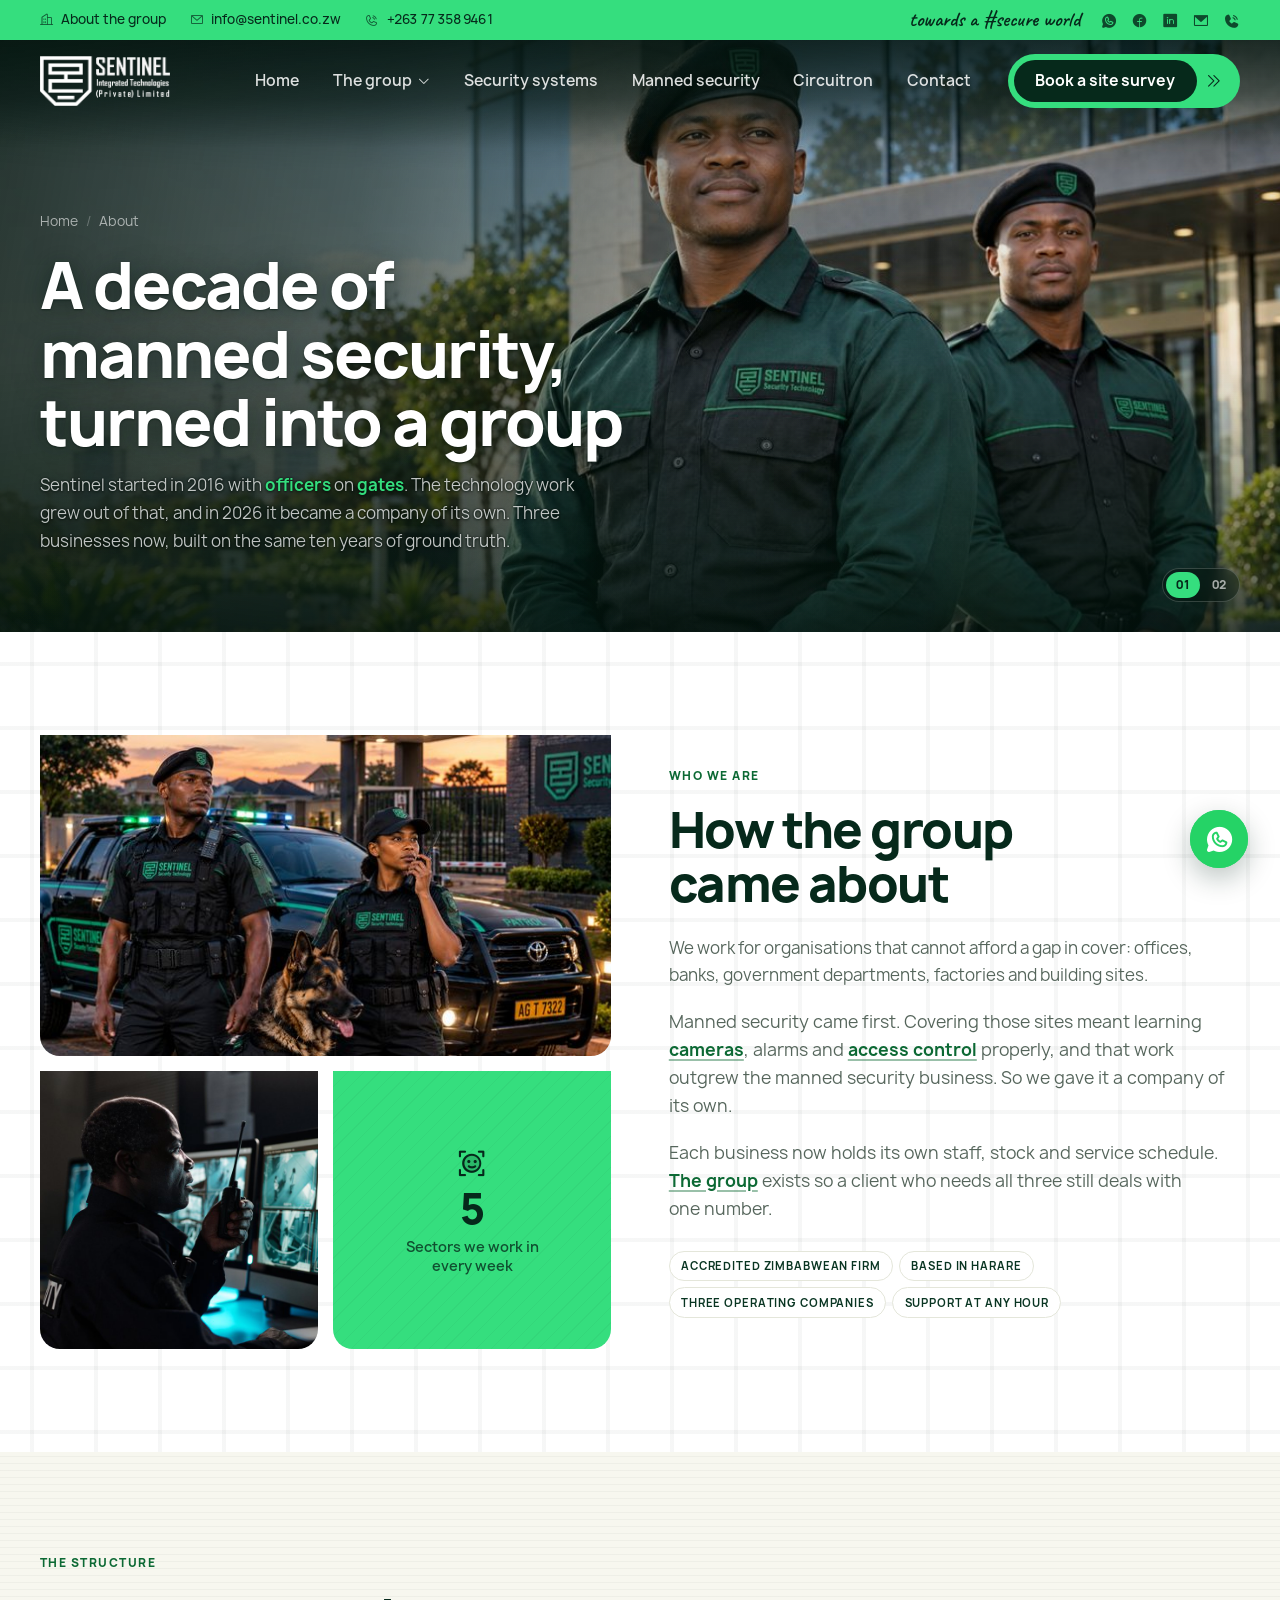
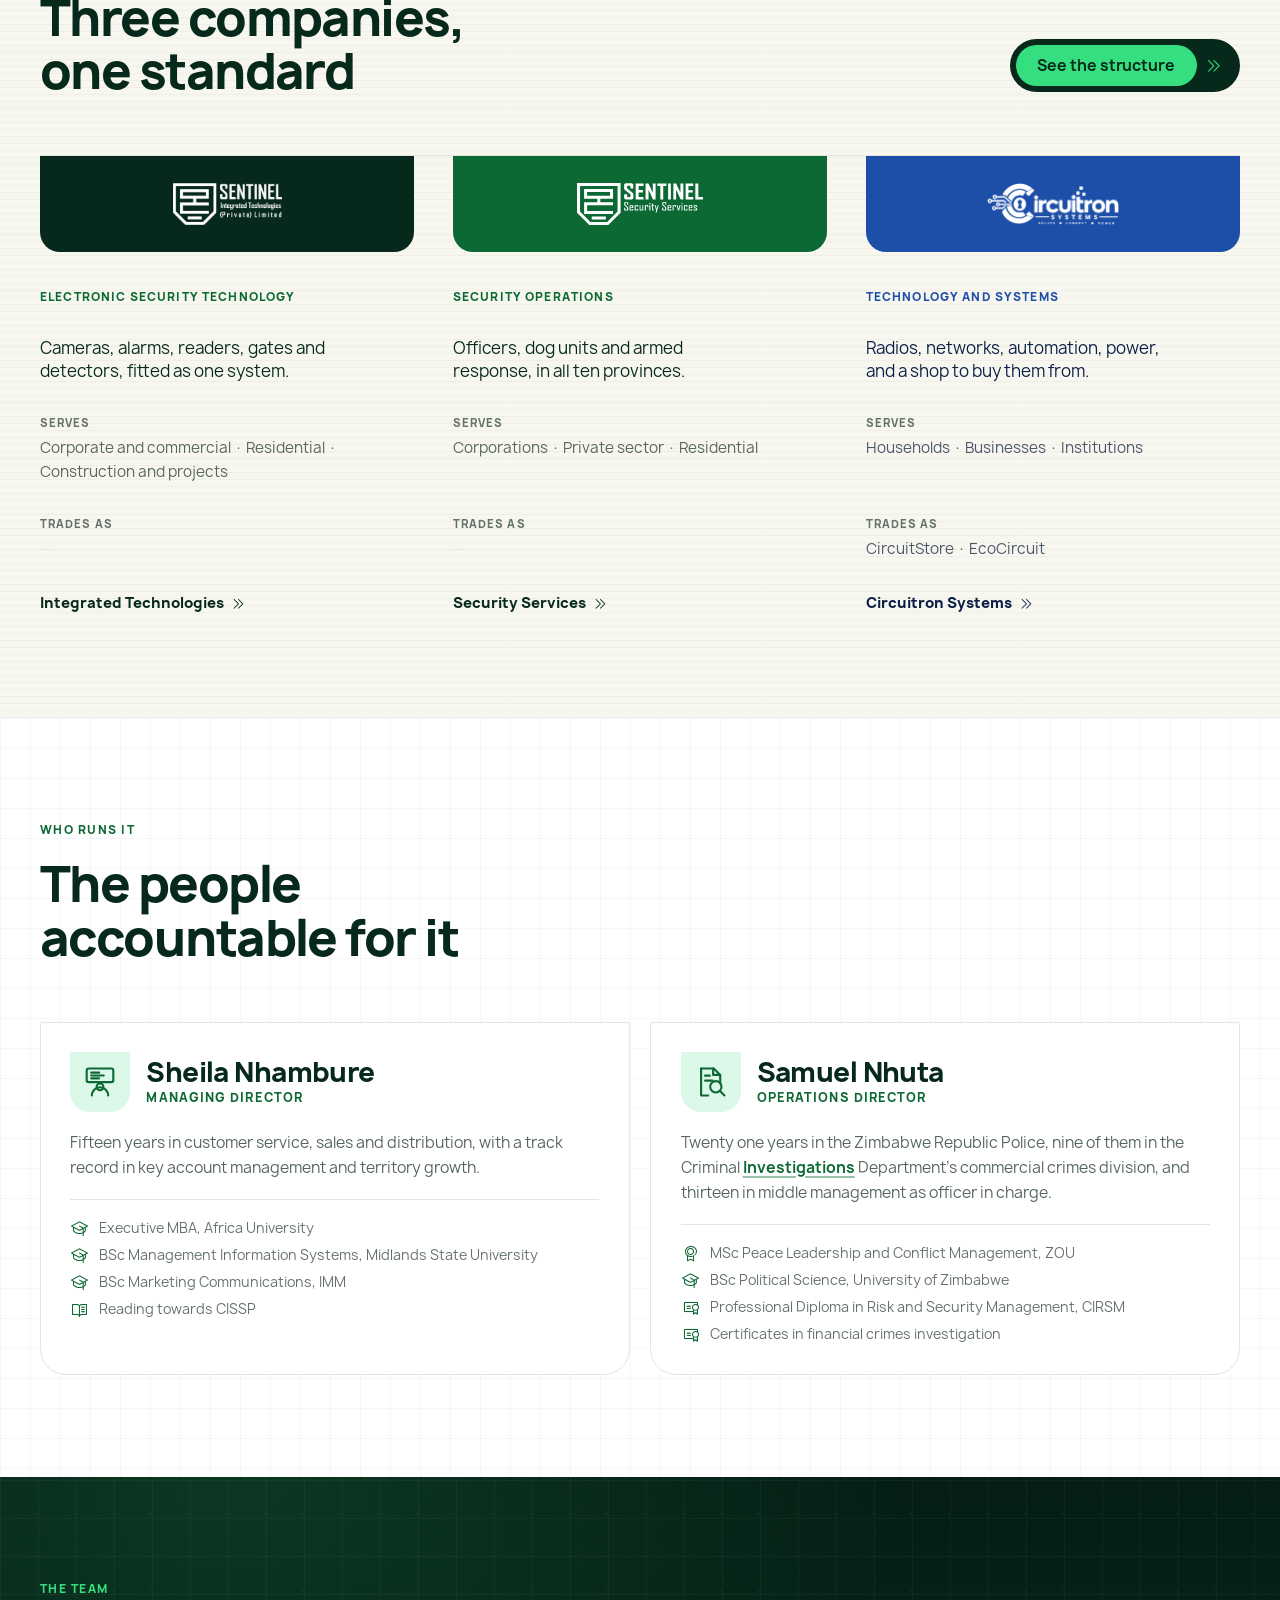
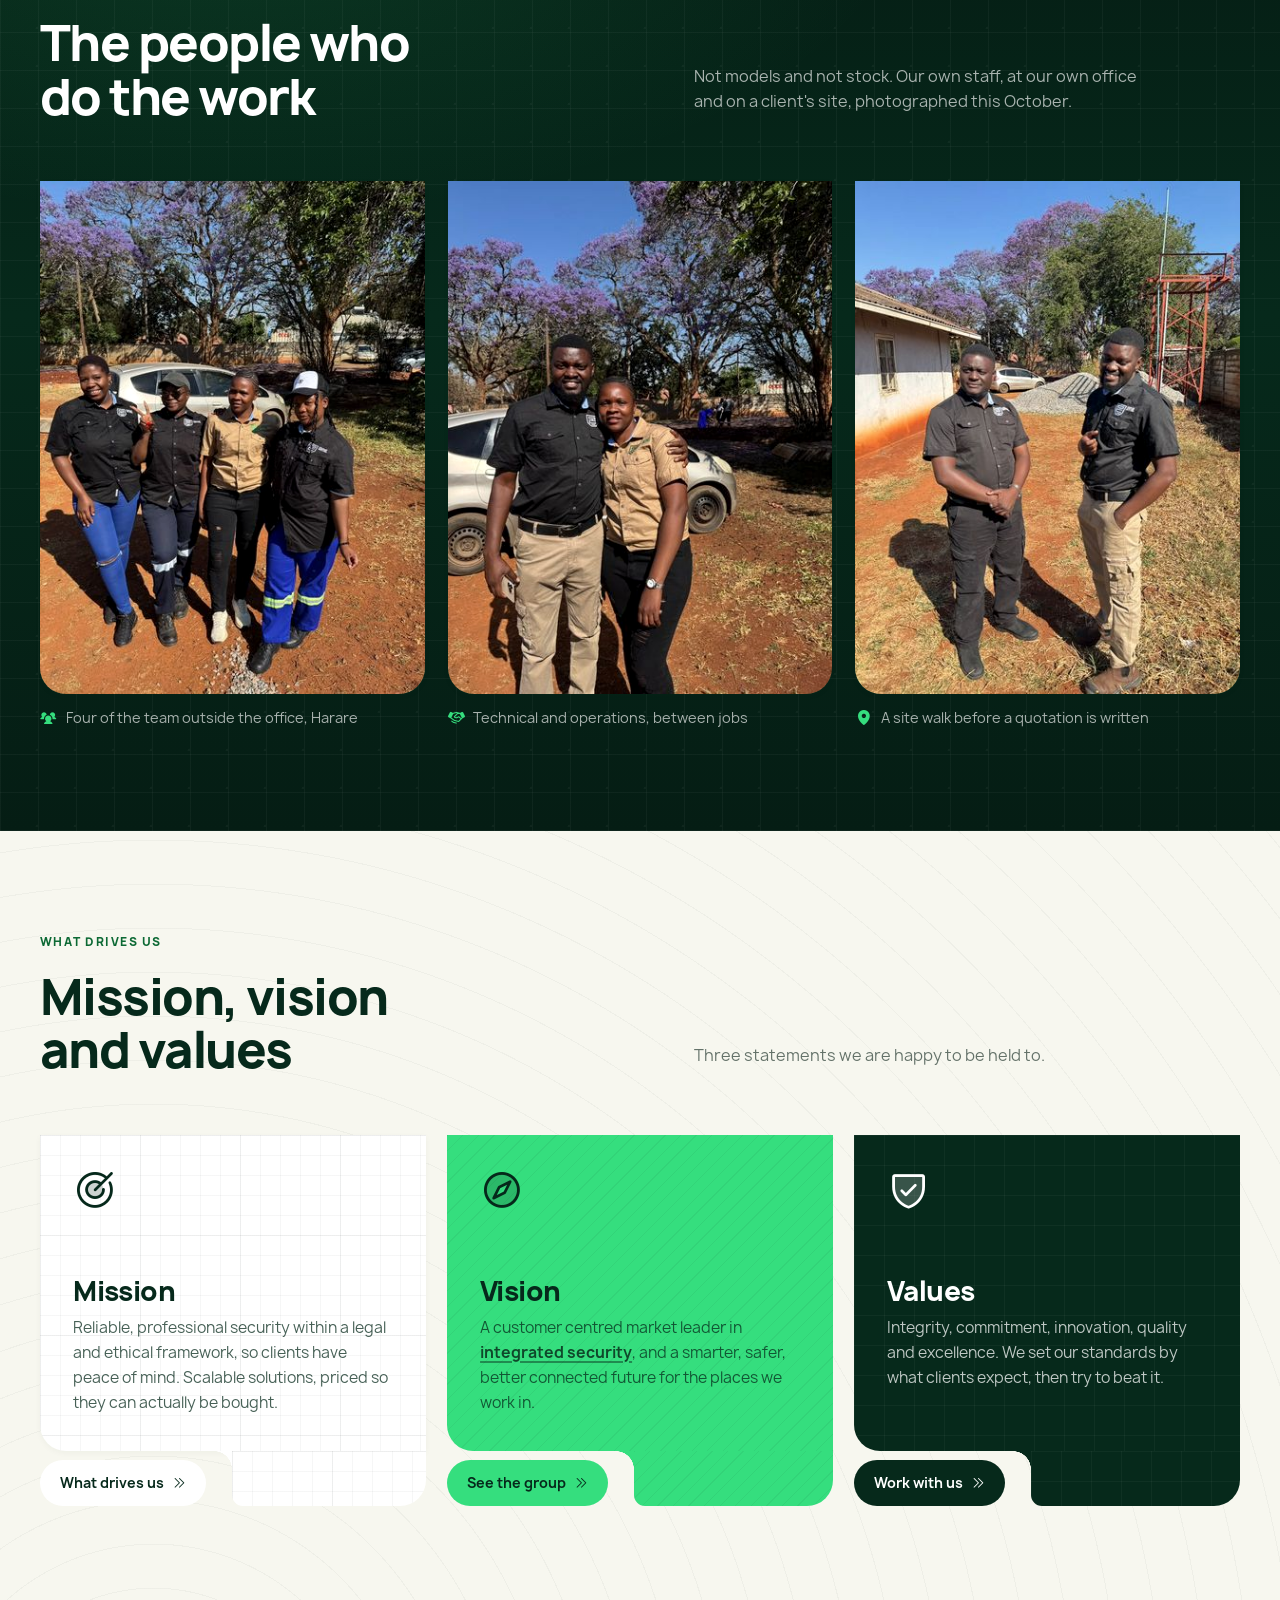
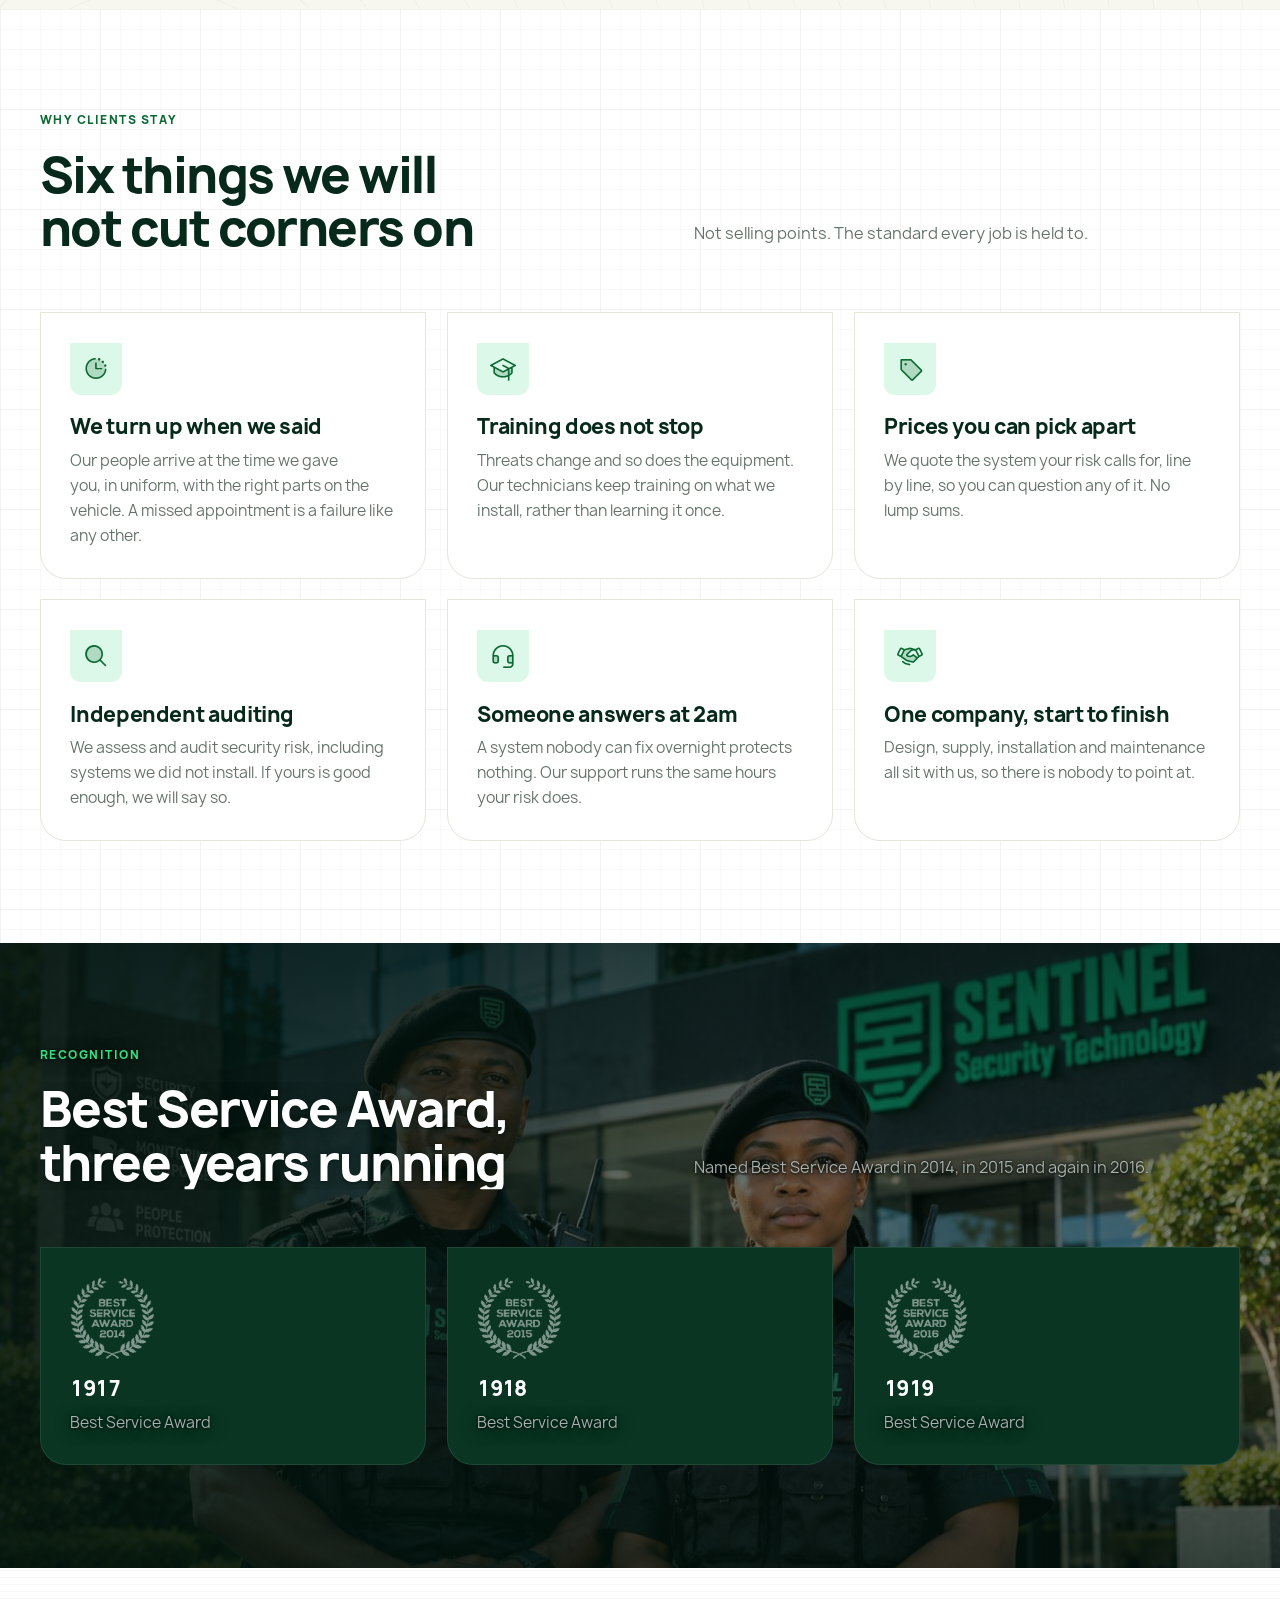
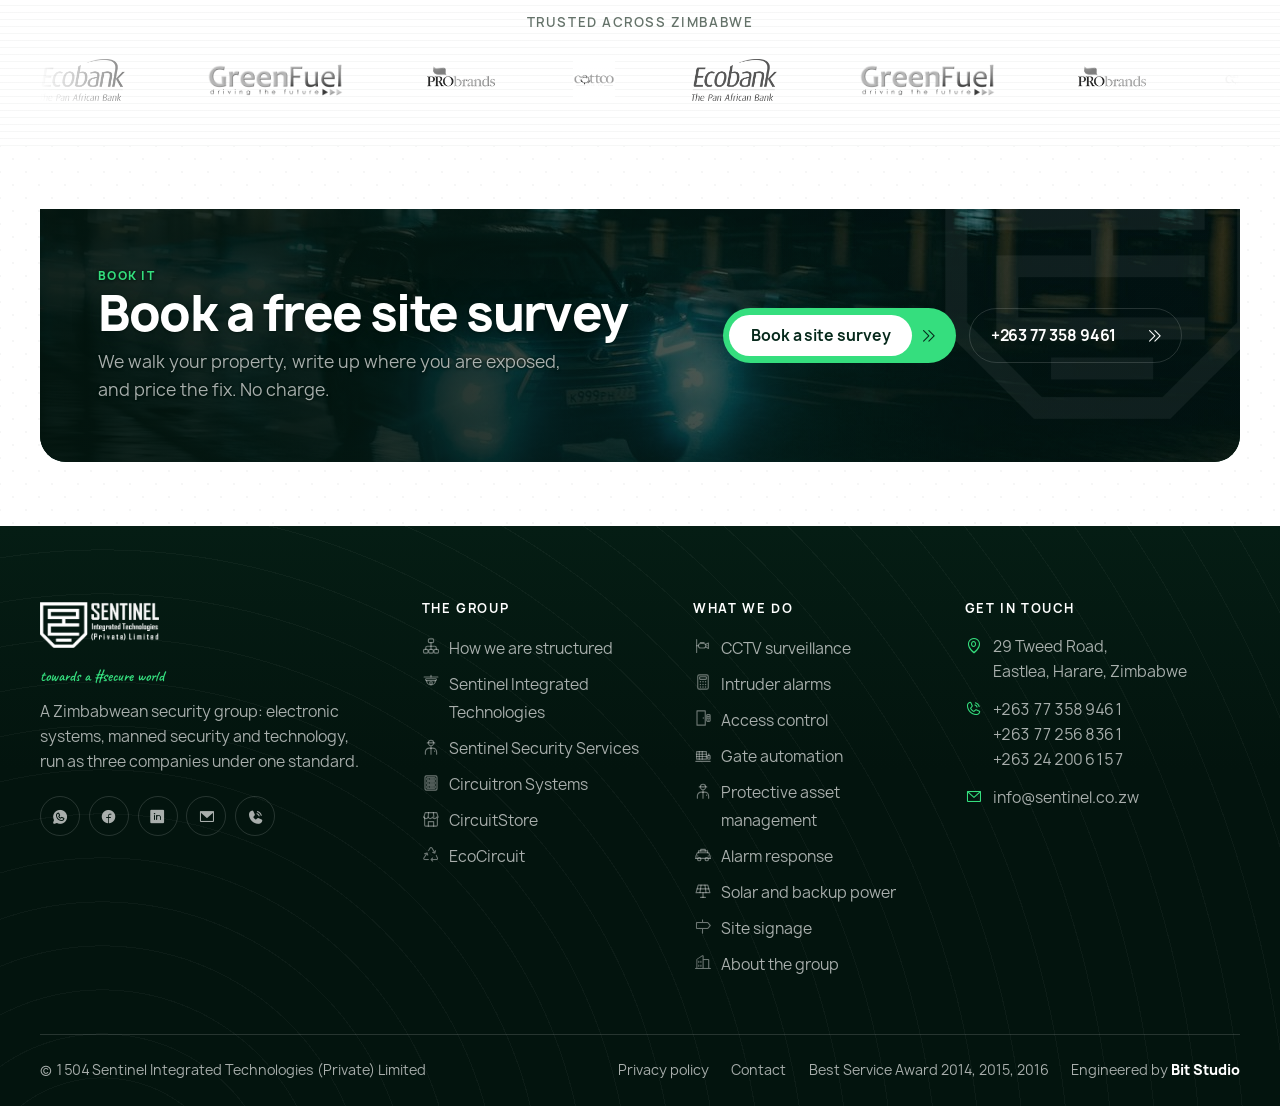
<file: about.html>
<!DOCTYPE html>
<html lang="en-ZW">
<head>
<meta charset="UTF-8">
<meta name="viewport" content="width=device-width, initial-scale=1, viewport-fit=cover">
<title>About the Sentinel group | Sentinel Integrated Technologies</title>
<meta name="description" content="An accredited Zimbabwean security firm supplying electronic security, control room operations and physical access control to corporate, banking, government, manufacturing and construction clients.">
<meta name="theme-color" content="#06291B">
<link rel="canonical" href="https://www.sentinel.co.zw/about.html">

<meta property="og:type" content="website">
<meta property="og:title" content="About the Sentinel group | Sentinel Integrated Technologies">
<meta property="og:description" content="An accredited Zimbabwean security firm supplying electronic security, control room operations and physical access control to corporate, banking, government, manufacturing and construction clients.">
<meta property="og:image" content="assets/img/brand/flier-1.jpg">
<meta property="og:locale" content="en_ZW">

<link rel="icon" type="image/svg+xml" href="assets/img/brand/mark.svg">
<link rel="icon" type="image/png" sizes="32x32" href="assets/img/brand/favicon-32.png">
<link rel="apple-touch-icon" href="assets/img/brand/favicon-180.png">

<link rel="preload" href="assets/fonts/manrope-400.woff2" as="font" type="font/woff2" crossorigin>
<link rel="preload" href="assets/fonts/manrope-800.woff2" as="font" type="font/woff2" crossorigin>
<link rel="preload" href="assets/fonts/marker.woff2" as="font" type="font/woff2" crossorigin>
<link rel="stylesheet" href="assets/icons/phosphor.css">
<link rel="stylesheet" href="assets/css/style.css">
<script>document.documentElement.classList.add('js');</script>
</head>
<body>
<a class="skip-link" href="#main">Skip to content</a>
<svg xmlns="http://www.w3.org/2000/svg" style="display:none"><symbol id="si-cam-dome" viewBox="0 0 24 24" fill="none" stroke="currentColor" stroke-width="1.5" stroke-linecap="round" stroke-linejoin="round"><title>Dome camera</title><path d="M2.8 5.4h18.4"/><path d="M12 5.4V3.2"/><rect x="4.8" y="7.6" width="14.4" height="2.6" rx="1.1"/><path d="M6.2 10.2a5.8 5.8 0 0 0 11.6 0"/><circle cx="12" cy="13.4" r="1.8"/></symbol><symbol id="si-cam-bullet" viewBox="0 0 24 24" fill="none" stroke="currentColor" stroke-width="1.5" stroke-linecap="round" stroke-linejoin="round"><title>Bullet camera</title><path d="M3.5 3.5v17"/><path d="M3.5 11.6h2.4"/><rect x="5.9" y="8.6" width="9.8" height="6" rx="3"/><path d="M15.7 9.8 19.3 8v7.2l-3.6-1.8"/><path d="M8.4 7.4h5"/><circle cx="17.4" cy="11.6" r="0.85" fill="currentColor" stroke="none"/></symbol><symbol id="si-nvr" viewBox="0 0 24 24" fill="none" stroke="currentColor" stroke-width="1.5" stroke-linecap="round" stroke-linejoin="round"><title>Recorder</title><rect x="2.5" y="5" width="19" height="5" rx="1.5"/><rect x="2.5" y="13" width="19" height="5" rx="1.5"/><circle cx="5.6" cy="7.5" r="0.85" fill="currentColor" stroke="none"/><circle cx="5.6" cy="15.5" r="0.85" fill="currentColor" stroke="none"/><path d="M9 7.5h9"/><path d="M9 15.5h9"/></symbol><symbol id="si-video-wall" viewBox="0 0 24 24" fill="none" stroke="currentColor" stroke-width="1.5" stroke-linecap="round" stroke-linejoin="round"><title>Monitoring wall</title><rect x="2.5" y="3.5" width="8.5" height="6.5" rx="1.2"/><rect x="13" y="3.5" width="8.5" height="6.5" rx="1.2"/><rect x="2.5" y="12" width="8.5" height="6.5" rx="1.2"/><rect x="13" y="12" width="8.5" height="6.5" rx="1.2"/><path d="M8.5 21.5h7"/><path d="M12 18.5v3"/></symbol><symbol id="si-control-room" viewBox="0 0 24 24" fill="none" stroke="currentColor" stroke-width="1.5" stroke-linecap="round" stroke-linejoin="round"><title>Control room</title><rect x="2.6" y="2.5" width="18.8" height="9.6" rx="1.5"/><path d="M5.8 5.4h5.6"/><path d="M5.8 7.4h8.8"/><path d="M5.8 9.4h5.6"/><circle cx="12" cy="15.4" r="2.4"/><path d="M6.2 21.5a5.8 5.8 0 0 1 11.6 0"/></symbol><symbol id="si-alarm-panel" viewBox="0 0 24 24" fill="none" stroke="currentColor" stroke-width="1.5" stroke-linecap="round" stroke-linejoin="round"><title>Alarm panel</title><rect x="5" y="2.5" width="14" height="19" rx="2"/><rect x="7.5" y="5" width="9" height="3.5" rx="0.8"/><circle cx="8.6" cy="11.8" r="1" fill="currentColor" stroke="none"/><circle cx="12" cy="11.8" r="1" fill="currentColor" stroke="none"/><circle cx="15.4" cy="11.8" r="1" fill="currentColor" stroke="none"/><circle cx="8.6" cy="15.2" r="1" fill="currentColor" stroke="none"/><circle cx="12" cy="15.2" r="1" fill="currentColor" stroke="none"/><circle cx="15.4" cy="15.2" r="1" fill="currentColor" stroke="none"/><circle cx="8.6" cy="18.6" r="1" fill="currentColor" stroke="none"/><circle cx="12" cy="18.6" r="1" fill="currentColor" stroke="none"/><circle cx="15.4" cy="18.6" r="1" fill="currentColor" stroke="none"/></symbol><symbol id="si-motion-sensor" viewBox="0 0 24 24" fill="none" stroke="currentColor" stroke-width="1.5" stroke-linecap="round" stroke-linejoin="round"><title>Motion sensor</title><path d="M5.6 3.8h12.8l-1.5 6.1H7.1z"/><path d="M6.3 6.9h11.4"/><path d="M9.4 12.2a3.4 3.4 0 0 0 5.2 0"/><path d="M7.3 13.9a5.9 5.9 0 0 0 9.4 0"/><path d="M5.2 15.6a8.4 8.4 0 0 0 13.6 0"/></symbol><symbol id="si-door-contact" viewBox="0 0 24 24" fill="none" stroke="currentColor" stroke-width="1.5" stroke-linecap="round" stroke-linejoin="round"><title>Door contact</title><path d="M3.5 3.5h7v17h-7z"/><path d="M13.5 3.5h7v17h-7z"/><rect x="8.2" y="9" width="2.3" height="6" rx="0.7"/><rect x="13.5" y="9" width="2.3" height="6" rx="0.7"/><path d="M11.3 10.5v3"/></symbol><symbol id="si-panic-button" viewBox="0 0 24 24" fill="none" stroke="currentColor" stroke-width="1.5" stroke-linecap="round" stroke-linejoin="round"><title>Panic button</title><circle cx="12" cy="12" r="9"/><circle cx="12" cy="12" r="4.2"/><path d="M12 2.2v2.4"/><path d="M12 19.4v2.4"/><path d="M2.2 12h2.4"/><path d="M19.4 12h2.4"/><circle cx="12" cy="12" r="1.5" fill="currentColor" stroke="none"/></symbol><symbol id="si-siren" viewBox="0 0 24 24" fill="none" stroke="currentColor" stroke-width="1.5" stroke-linecap="round" stroke-linejoin="round"><title>Siren</title><path d="M7 12.5a5 5 0 0 1 10 0v4H7z"/><path d="M5.5 19.5h13"/><path d="M7 16.5v3"/><path d="M17 16.5v3"/><path d="M12 3.2v3"/><path d="M5.6 5.6 7.7 7.7"/><path d="M18.4 5.6 16.3 7.7"/><path d="M2.8 12h2.2"/><path d="M19 12h2.2"/></symbol><symbol id="si-fire-detect" viewBox="0 0 24 24" fill="none" stroke="currentColor" stroke-width="1.5" stroke-linecap="round" stroke-linejoin="round"><title>Fire detection</title><circle cx="12" cy="12" r="9"/><circle cx="12" cy="12" r="6.1"/><path d="M12 8.1c1.7 1.6 2.6 2.9 2.6 4.2a2.6 2.6 0 0 1-5.2 0c0-.8.3-1.6 1-2.1.1.6.4 1.1.9 1.3-.3-1.1-.1-2.3.7-3.4z"/></symbol><symbol id="si-access-reader" viewBox="0 0 24 24" fill="none" stroke="currentColor" stroke-width="1.5" stroke-linecap="round" stroke-linejoin="round"><title>Access control</title><path d="M4 2.5h11v19H4z"/><circle cx="12.4" cy="12" r="0.9" fill="currentColor" stroke="none"/><rect x="17" y="7.5" width="4.5" height="9" rx="1.2"/><path d="M18.2 10h2.1"/><path d="M18.2 12.2h2.1"/><circle cx="19.25" cy="14.5" r="0.85" fill="currentColor" stroke="none"/></symbol><symbol id="si-biometric" viewBox="0 0 24 24" fill="none" stroke="currentColor" stroke-width="1.5" stroke-linecap="round" stroke-linejoin="round"><title>Biometric access</title><path d="M12 2.8c-3.4 0-6.2 2.6-6.2 5.8"/><path d="M18.2 8.6c0-3.2-2.8-5.8-6.2-5.8"/><path d="M5.8 13.6V8.6"/><path d="M18.2 8.6v3.1"/><path d="M8.9 8.6a3.1 3.1 0 0 1 6.2 0v6.2"/><path d="M8.9 8.6v8.4"/><path d="M12 8.6v9.9"/><path d="M15.1 17.8a9 9 0 0 1-.6 3"/><path d="M5.9 16.8a9 9 0 0 0 1-3.2"/><path d="M18.1 14.6a12 12 0 0 1-.9 5.4"/></symbol><symbol id="si-turnstile" viewBox="0 0 24 24" fill="none" stroke="currentColor" stroke-width="1.5" stroke-linecap="round" stroke-linejoin="round"><title>Speed gate</title><path d="M2.5 20.5h19"/><rect x="3" y="8.8" width="4.8" height="11.7" rx="1.3"/><rect x="16.2" y="8.8" width="4.8" height="11.7" rx="1.3"/><path d="M7.8 12h3.1"/><path d="M13.1 12h3.1"/><path d="M12 3.4v5.4"/><path d="M9.6 5.8 12 3.4l2.4 2.4"/><circle cx="5.4" cy="15.6" r="0.9" fill="currentColor" stroke="none"/><circle cx="18.6" cy="15.6" r="0.9" fill="currentColor" stroke="none"/></symbol><symbol id="si-intercom" viewBox="0 0 24 24" fill="none" stroke="currentColor" stroke-width="1.5" stroke-linecap="round" stroke-linejoin="round"><title>Video intercom</title><rect x="5.5" y="2.5" width="13" height="19" rx="2"/><rect x="8" y="5" width="8" height="5.5" rx="1"/><circle cx="12" cy="7.75" r="1.15" fill="currentColor" stroke="none"/><path d="M9 13.5h6"/><circle cx="12" cy="17.8" r="2"/><circle cx="12" cy="17.8" r="0.8" fill="currentColor" stroke="none"/></symbol><symbol id="si-gate-motor" viewBox="0 0 24 24" fill="none" stroke="currentColor" stroke-width="1.5" stroke-linecap="round" stroke-linejoin="round"><title>Gate automation</title><path d="M2.5 20.5h19"/><path d="M3.5 7.5h13v10h-13z"/><path d="M3.5 11h13"/><path d="M3.5 14h13"/><path d="M7 7.5v10"/><path d="M11 7.5v10"/><rect x="18" y="12.5" width="3.5" height="5" rx="1"/><path d="M19.75 12.5v-2"/><circle cx="19.75" cy="15" r="0.85" fill="currentColor" stroke="none"/></symbol><symbol id="si-boom-gate" viewBox="0 0 24 24" fill="none" stroke="currentColor" stroke-width="1.5" stroke-linecap="round" stroke-linejoin="round"><title>Boom barrier</title><path d="M2.5 20.5h19"/><rect x="3" y="11" width="4" height="9.5" rx="1.2"/><path d="M7.5 9 21 5.2"/><path d="M9.9 8.3l.6 2.1"/><path d="M13.5 7.3l.6 2.1"/><path d="M17.1 6.3l.6 2.1"/><circle cx="5" cy="14.5" r="0.9" fill="currentColor" stroke="none"/></symbol><symbol id="si-electric-fence" viewBox="0 0 24 24" fill="none" stroke="currentColor" stroke-width="1.5" stroke-linecap="round" stroke-linejoin="round"><title>Electric fencing</title><path d="M4 3.5v17"/><path d="M20 3.5v17"/><path d="M4 6.2h16"/><path d="M4 11h3.8"/><path d="M16.2 11H20"/><path d="M4 15.8h16"/><path d="M4 20h16"/><path d="M13.6 6.6 9.6 12.4h3.4l-2.6 5.8"/></symbol><symbol id="si-perimeter" viewBox="0 0 24 24" fill="none" stroke="currentColor" stroke-width="1.5" stroke-linecap="round" stroke-linejoin="round"><title>Perimeter protection</title><path d="M12 2.5 3.5 6v6c0 4.4 3.6 7.8 8.5 9.5 4.9-1.7 8.5-5.1 8.5-9.5V6z"/><path d="M12 6.3 7 8.4v3.4c0 2.5 2.1 4.6 5 5.7 2.9-1.1 5-3.2 5-5.7V8.4z"/><circle cx="12" cy="11.6" r="1.5" fill="currentColor" stroke="none"/></symbol><symbol id="si-guard" viewBox="0 0 24 24" fill="none" stroke="currentColor" stroke-width="1.5" stroke-linecap="round" stroke-linejoin="round"><title>Manned security</title><path d="M7 6.5h10"/><path d="M8.5 6.5a3.5 3.5 0 0 1 7 0"/><path d="M8.8 8.2a3.4 3.4 0 0 0 6.4 0"/><path d="M12 11.6v2"/><path d="M4.5 21.5v-2.8A5.2 5.2 0 0 1 9.7 13.5h4.6a5.2 5.2 0 0 1 5.2 5.2v2.8"/><path d="M12 13.9v7.6"/><circle cx="16.8" cy="17.5" r="0.9" fill="currentColor" stroke="none"/></symbol><symbol id="si-k9" viewBox="0 0 24 24" fill="none" stroke="currentColor" stroke-width="1.5" stroke-linecap="round" stroke-linejoin="round"><title>K9 unit</title><path d="M7.6 6.6 5.2 3.2 4.1 7.6"/><path d="M16.4 6.6 18.8 3.2l1.1 4.4"/><path d="M5.8 11a6.2 6.2 0 0 1 12.4 0v1.6a6.2 6.2 0 0 1-12.4 0z"/><circle cx="9.5" cy="10.2" r="1" fill="currentColor" stroke="none"/><circle cx="14.5" cy="10.2" r="1" fill="currentColor" stroke="none"/><path d="M10.7 14.2h2.6L12 15.9z"/><path d="M12 15.9v1.5"/></symbol><symbol id="si-patrol" viewBox="0 0 24 24" fill="none" stroke="currentColor" stroke-width="1.5" stroke-linecap="round" stroke-linejoin="round"><title>Response patrol</title><path d="M2.5 16.5v-3l2-4.5h15l2 4.5v3"/><path d="M2.5 16.5h19"/><path d="M6 9V6.5h12V9"/><path d="M9 6.5V4.5h6v2"/><circle cx="7" cy="17.5" r="2.2"/><circle cx="17" cy="17.5" r="2.2"/><circle cx="5" cy="13.2" r="0.85" fill="currentColor" stroke="none"/><circle cx="19" cy="13.2" r="0.85" fill="currentColor" stroke="none"/></symbol><symbol id="si-radio" viewBox="0 0 24 24" fill="none" stroke="currentColor" stroke-width="1.5" stroke-linecap="round" stroke-linejoin="round"><title>Two way radio</title><rect x="7" y="6.5" width="10" height="15" rx="2"/><path d="M14.5 6.5V3.2"/><rect x="9.3" y="9" width="5.4" height="3.2" rx="0.8"/><circle cx="10" cy="15" r="0.9" fill="currentColor" stroke="none"/><circle cx="12" cy="15" r="0.9" fill="currentColor" stroke="none"/><circle cx="14" cy="15" r="0.9" fill="currentColor" stroke="none"/><circle cx="10" cy="17.6" r="0.9" fill="currentColor" stroke="none"/><circle cx="12" cy="17.6" r="0.9" fill="currentColor" stroke="none"/><circle cx="14" cy="17.6" r="0.9" fill="currentColor" stroke="none"/><path d="M17.6 2.4a5.5 5.5 0 0 1 3.9 3.9"/><path d="M17.2 5.3a2.7 2.7 0 0 1 1.5 1.5"/></symbol><symbol id="si-investigate" viewBox="0 0 24 24" fill="none" stroke="currentColor" stroke-width="1.5" stroke-linecap="round" stroke-linejoin="round"><title>Investigations</title><path d="M5 2.5h9l4.5 4.5v6"/><path d="M5 2.5v19h5"/><path d="M13.5 2.5V7h5"/><path d="M7.8 7.5h3.4"/><path d="M7.8 11h5.2"/><circle cx="15.4" cy="15.4" r="4"/><path d="M18.4 18.4 21.5 21.5"/></symbol><symbol id="si-network-rack" viewBox="0 0 24 24" fill="none" stroke="currentColor" stroke-width="1.5" stroke-linecap="round" stroke-linejoin="round"><title>Network rack</title><rect x="4" y="2.5" width="16" height="19" rx="1.8"/><rect x="6.5" y="5" width="11" height="3.4" rx="0.8"/><rect x="6.5" y="10.3" width="11" height="3.4" rx="0.8"/><rect x="6.5" y="15.6" width="11" height="3.4" rx="0.8"/><circle cx="8.6" cy="6.7" r="0.75" fill="currentColor" stroke="none"/><circle cx="8.6" cy="12" r="0.75" fill="currentColor" stroke="none"/><circle cx="8.6" cy="17.3" r="0.75" fill="currentColor" stroke="none"/><path d="M11 6.7h4.4"/><path d="M11 12h4.4"/><path d="M11 17.3h4.4"/></symbol><symbol id="si-cabling" viewBox="0 0 24 24" fill="none" stroke="currentColor" stroke-width="1.5" stroke-linecap="round" stroke-linejoin="round"><title>Structured cabling</title><rect x="4.6" y="2.8" width="14.8" height="5.2" rx="1.4"/><path d="M7.2 5.6v1.2"/><path d="M9.6 5.6v1.2"/><path d="M12 5.6v1.2"/><path d="M14.4 5.6v1.2"/><path d="M16.8 5.6v1.2"/><path d="M12 8v3.4"/><path d="M12 11.4H5.4a1.6 1.6 0 0 0-1.6 1.6v1.9"/><path d="M12 11.4h6.6a1.6 1.6 0 0 1 1.6 1.6v1.9"/><path d="M12 11.4v3.5"/><circle cx="3.8" cy="16.6" r="1.6" fill="currentColor" stroke="none"/><circle cx="12" cy="16.6" r="1.6" fill="currentColor" stroke="none"/><circle cx="20.2" cy="16.6" r="1.6" fill="currentColor" stroke="none"/><path d="M1.8 21.2h4"/><path d="M10 21.2h4"/><path d="M18.2 21.2h4"/></symbol><symbol id="si-dish" viewBox="0 0 24 24" fill="none" stroke="currentColor" stroke-width="1.5" stroke-linecap="round" stroke-linejoin="round"><title>Satellite link</title><ellipse cx="10.4" cy="8.8" rx="7.6" ry="5.6" transform="rotate(-28 10.4 8.8)"/><path d="M10.4 8.8 16.4 4.2"/><circle cx="17.5" cy="3.4" r="1.5"/><path d="M11.9 13.8 13 20.5"/><path d="M9.4 20.5h7"/></symbol><symbol id="si-smart-home" viewBox="0 0 24 24" fill="none" stroke="currentColor" stroke-width="1.5" stroke-linecap="round" stroke-linejoin="round"><title>Smart technology</title><path d="M3.5 10.5 12 3.5l8.5 7"/><path d="M5.6 12.4v8.1h12.8v-8.1"/><path d="M9.6 16.5a3.4 3.4 0 0 1 4.8 0"/><path d="M7.3 14.1a6.7 6.7 0 0 1 9.4 0"/><circle cx="12" cy="18.8" r="1" fill="currentColor" stroke="none"/></symbol><symbol id="si-smart-switch" viewBox="0 0 24 24" fill="none" stroke="currentColor" stroke-width="1.5" stroke-linecap="round" stroke-linejoin="round"><title>Smart switch</title><rect x="3.5" y="5" width="17" height="14" rx="2"/><rect x="7" y="8" width="10" height="8" rx="1.4"/><path d="M7 12h10"/><circle cx="12" cy="10" r="0.9" fill="currentColor" stroke="none"/></symbol><symbol id="si-inverter" viewBox="0 0 24 24" fill="none" stroke="currentColor" stroke-width="1.5" stroke-linecap="round" stroke-linejoin="round"><title>Backup power</title><rect x="2.5" y="5.5" width="19" height="13" rx="2"/><path d="M12 5.5v13"/><path d="M8.6 9.2 6 12.6h3l-1.4 2.9"/><path d="M15 11h4.2"/><path d="M15 14.2h4.2"/><path d="M6 20.5h3"/><path d="M15 20.5h3"/></symbol><symbol id="si-solar" viewBox="0 0 24 24" fill="none" stroke="currentColor" stroke-width="1.5" stroke-linecap="round" stroke-linejoin="round"><title>Solar</title><path d="M2.8 14.2 5.6 4.2h12.8l2.8 10z"/><path d="M4.2 9.2h15.6"/><path d="M9.4 4.2 8 14.2"/><path d="M14.6 4.2l1.4 10"/><path d="M12 14.2v6.3"/><path d="M8.8 20.5h6.4"/></symbol><symbol id="si-e-waste" viewBox="0 0 24 24" fill="none" stroke="currentColor" stroke-width="1.5" stroke-linecap="round" stroke-linejoin="round"><title>Electronic waste</title><rect x="9.3" y="9.3" width="5.4" height="5.4" rx="1"/><path d="M9.3 11H7.7"/><path d="M9.3 13H7.7"/><path d="M14.7 11h1.6"/><path d="M14.7 13h1.6"/><path d="M4.6 15a8.2 8.2 0 0 1 2.3-10"/><path d="M6.9 5 6.4 8.1"/><path d="M6.9 5 9.9 5.8"/><path d="M19.4 9a8.2 8.2 0 0 1-2.3 10"/><path d="M17.1 19l.5-3.1"/><path d="M17.1 19 14.1 18.2"/></symbol><symbol id="si-storefront" viewBox="0 0 24 24" fill="none" stroke="currentColor" stroke-width="1.5" stroke-linecap="round" stroke-linejoin="round"><title>Retail</title><path d="M3.5 9.5V20a1.5 1.5 0 0 0 1.5 1.5h14a1.5 1.5 0 0 0 1.5-1.5V9.5"/><path d="M2.5 9.5 4.3 3.5h15.4l1.8 6"/><path d="M8.8 3.5 8.2 9.5"/><path d="M15.2 3.5l.6 6"/><path d="M2.5 9.5a3 3 0 0 0 5.7 0 3 3 0 0 0 5.6 0 3 3 0 0 0 5.7 0"/><path d="M8.5 21.5v-6h7v6"/></symbol><symbol id="si-cart" viewBox="0 0 24 24" fill="none" stroke="currentColor" stroke-width="1.5" stroke-linecap="round" stroke-linejoin="round"><title>Online store</title><path d="M2.5 3.5h2.8l2.6 11.4h10l2.1-8.2H6.3"/><circle cx="9.4" cy="19.2" r="1.8"/><circle cx="17.2" cy="19.2" r="1.8"/><path d="M13 8.5v3.6"/><path d="M11.2 10.3h3.6"/></symbol><symbol id="si-group-tree" viewBox="0 0 24 24" fill="none" stroke="currentColor" stroke-width="1.5" stroke-linecap="round" stroke-linejoin="round"><title>Group structure</title><rect x="8.5" y="2.5" width="7" height="5" rx="1.4"/><rect x="2" y="16.5" width="6" height="5" rx="1.4"/><rect x="9" y="16.5" width="6" height="5" rx="1.4"/><rect x="16" y="16.5" width="6" height="5" rx="1.4"/><path d="M12 7.5v4.6"/><path d="M5 16.5v-2.2a2 2 0 0 1 2-2h10a2 2 0 0 1 2 2v2.2"/><path d="M12 12.1v4.4"/></symbol></svg>


<!-- ===== Utility bar ===== -->
<div class="topbar">
  <div class="container topbar__inner">
    <ul class="topbar__list">
      <li><i class="ph ph-buildings i-xs" aria-hidden="true"></i> <a href="about.html">About the group</a></li>
      <li><i class="ph ph-envelope-simple i-xs" aria-hidden="true"></i> <a href="mailto:info@sentinel.co.zw">info@sentinel.co.zw</a></li>
      <li><i class="ph ph-phone-call i-xs" aria-hidden="true"></i> <a href="tel:+263773589461" class="num">+263 77 358 9461</a></li>
    </ul>
    <div class="topbar__social">
      <span class="script">towards a #secure world</span>
      <a href="https://wa.me/263773589461" aria-label="Message Sentinel on WhatsApp" rel="noopener"><i class="ph-fill ph-whatsapp-logo i-sm" aria-hidden="true"></i></a>
      <a href="https://www.facebook.com/profile.php?id=61594591624503" aria-label="Sentinel on Facebook" target="_blank" rel="noopener"><i class="ph-fill ph-facebook-logo i-sm" aria-hidden="true"></i></a>
      <a href="https://www.linkedin.com/company/sentinelzw/" aria-label="Sentinel on LinkedIn" target="_blank" rel="noopener"><i class="ph-fill ph-linkedin-logo i-sm" aria-hidden="true"></i></a>
      <a class="topbar__hide-sm" href="mailto:info@sentinel.co.zw" aria-label="Email Sentinel"><i class="ph-fill ph-envelope-simple i-sm" aria-hidden="true"></i></a>
      <a class="topbar__hide-sm" href="tel:+263773589461" aria-label="Call Sentinel"><i class="ph-fill ph-phone-call i-sm" aria-hidden="true"></i></a>
    </div>
  </div>
</div>

<!-- ===== Header ===== -->
<header class="header">
  <div class="container header__inner">
    <a class="brand" href="index.html" aria-label="Sentinel Integrated Technologies, home">
      <img class="brand__light" src="assets/img/brand/sit-lockup-white.png" alt="Sentinel Integrated Technologies" width="555" height="214">
      <img class="brand__dark" src="assets/img/brand/sit-lockup.png" alt="" aria-hidden="true" width="555" height="214">
    </a>

    <nav class="nav" aria-label="Primary">
      <ul class="nav__list">
        <li><a class="nav__link" href="index.html">Home</a></li>
        <li class="nav__has-mega"><a class="nav__link" href="group.html" aria-expanded="false" aria-controls="mega" data-mega>The group <i class="ph ph-caret-down i-xs" aria-hidden="true"></i></a></li>
        <li><a class="nav__link" href="services.html">Security systems</a></li>
        <li><a class="nav__link" href="security-services.html">Manned security</a></li>
        <li><a class="nav__link" href="circuitron.html">Circuitron</a></li>
        <li><a class="nav__link" href="contact.html">Contact</a></li>
      </ul>
      <div class="mega" id="mega" hidden>
        <div class="container mega__inner">
          <a class="mega__parent" href="group.html">
            <span class="mega__mark"><svg class="si i-lg" aria-hidden="true" focusable="false"><use href="#si-group-tree"/></svg></span>
            <span>
              <strong>Sentinel, the group</strong>
              <small>One holding company, three operating businesses, one standard of work.</small>
            </span>
            <span class="mega__go">See the structure <i class="ph ph-caret-double-right i-xs" aria-hidden="true"></i></span>
          </a>
          <div class="mega__grid">
        <a class="mega__card" href="services.html">
          <span class="mega__logo"><img class="clogo" src="assets/img/brand/sit-lockup.png" alt="Sentinel Integrated Technologies" style="height:34px;width:88px" loading="lazy" width="555" height="214"></span>
          <small>Electronic security technology</small>
          <span class="mega__chips"><i>CCTV</i><i>Alarms</i><i>Access control</i><i>Fire</i></span>
          
        </a>
        <a class="mega__card" href="security-services.html">
          <span class="mega__logo"><img class="clogo" src="assets/img/brand/sentinel-security-services.svg" alt="Sentinel Security Services" width="102" height="34" style="height:34px;width:102px" loading="lazy"></span>
          <small>Security operations</small>
          <span class="mega__chips"><i>Manned security</i><i>Dog units</i><i>Response</i><i>Investigations</i></span>
          
        </a>
        <a class="mega__card" href="circuitron.html">
          <span class="mega__logo"><img class="clogo" src="assets/img/brand/circuitron-logo.png" alt="Circuitron Systems" style="height:34px;width:107px" loading="lazy" width="531" height="169"></span>
          <small>Technology and systems</small>
          <span class="mega__chips"><i>Communications</i><i>Automation</i><i>Electronics</i><i>Retail</i></span>
          <span class="mega__units"><a href="circuitron.html#circuitstore">CircuitStore</a> <a href="circuitron.html#ecocircuit">EcoCircuit</a></span>
        </a>
          </div>
        </div>
      </div>
    </nav>

    <div class="header__cta"><a class="pbtn" href="contact.html"><span class="pbtn__label"><span class="lbl-full">Book a site survey</span><span class="lbl-brief">Free survey</span></span><span class="pbtn__chev"><i class="ph ph-caret-double-right i-sm" aria-hidden="true"></i></span></a></div>

    <button class="nav-toggle" type="button" aria-expanded="false" aria-controls="drawer" aria-label="Open menu">
      <span></span><span></span><span></span>
    </button>
  </div>
</header>

<div class="drawer" id="drawer">
  <div class="drawer__top">
    <a class="drawer__brand" href="index.html" aria-label="Sentinel Integrated Technologies home">
      <img src="assets/img/brand/sit-lockup-white.png" alt="" width="555" height="214">
    </a>
    <button class="drawer__close" type="button" data-drawer-close aria-label="Close menu">
      <svg viewBox="0 0 24 24" aria-hidden="true" focusable="false">
        <path d="M6 6 18 18M18 6 6 18"/>
      </svg>
    </button>
  </div>
  <nav class="drawer__list" aria-label="Mobile">
    <a href="index.html">Home <span class="num">01</span></a>
    <a href="group.html">The group <span class="num">02</span></a>
    <a href="services.html">Security systems <span class="num">03</span></a>
    <a href="security-services.html">Manned security <span class="num">04</span></a>
    <a href="circuitron.html">Circuitron <span class="num">05</span></a>
    <a href="contact.html">Contact <span class="num">06</span></a>
    <a href="about.html">About <span class="num">07</span></a>
  </nav>
  <div class="drawer__foot">
    <a href="tel:+263773589461" class="num">+263 77 358 9461</a>
    <a href="mailto:info@sentinel.co.zw">info@sentinel.co.zw</a>
    <p>29 Tweed Road, Eastlea, Harare</p>
    <a class="pbtn pbtn--block" href="contact.html"><span class="pbtn__label">Book a site survey</span><span class="pbtn__chev"><i class="ph ph-caret-double-right i-sm" aria-hidden="true"></i></span></a>
  </div>
</div>

<main id="main">

  <section class="phero">
    <div class="phero__media" data-phero>
      <div class="phero__slide is-active"><img src="assets/img/photos/officer-on-duty-1200.jpg" srcset="assets/img/photos/officer-on-duty-640.jpg 640w, assets/img/photos/officer-on-duty-1200.jpg 1200w" sizes="70vw" alt="Sentinel officers on post at an office entrance" data-focus="26 9 39 33" fetchpriority="high" width="1200" height="600"></div>
      <div class="phero__slide"><img src="assets/img/photos/officers-warehouse-1200.jpg" srcset="assets/img/photos/officers-warehouse-640.jpg 640w, assets/img/photos/officers-warehouse-1200.jpg 1200w" sizes="70vw" alt="Officers on a warehouse contract" data-focus="44 4 54 23" loading="lazy" width="1200" height="800"></div>
    </div>
    <div class="phero__scrim"></div>
    <div class="pswitch" role="group" aria-label="Hero picture">
      <button class="pswitch__seg is-active" type="button" aria-pressed="true" aria-label="Show picture 1 of 2" data-phero-go="0"><span class="num">01</span></button>
      <button class="pswitch__seg" type="button" aria-pressed="false" aria-label="Show picture 2 of 2" data-phero-go="1"><span class="num">02</span></button>
    </div>
    <div class="container" data-obstacle>
      <nav class="crumb" aria-label="Breadcrumb"><a href="index.html">Home</a> <i class="sep">/</i> <span>About</span></nav>
      <h1 class="h-1">A decade of manned security, turned into a group</h1>
      <p class="lead" data-stream>Sentinel started in 2016 with <a class="clink" href="security-services.html#manned">officers</a> on <a class="clink" href="services.html#gates">gates</a>. The technology work grew out of that, and in 2026 it became a company of its own. Three businesses now, built on the same ten years of ground truth.</p>
    </div>
  </section>

  <section class="section section--white pat pat-cross">
    <div class="container split">
      <div class="bento" data-anim="scale" data-reveal>
        <a class="bento__hero" href="services.html" aria-label="Our services">
          <img src="assets/img/photos/security-officers-1200.jpg"
               srcset="assets/img/photos/security-officers-640.jpg 640w, assets/img/photos/security-officers-1200.jpg 1200w"
               sizes="(max-width:980px) 100vw, 45vw" alt="Officers and a dog unit on patrol at dusk" data-focus="30 7 61 35" width="1200" height="608">
        </a>
        <a class="bento__tile" href="services.html#cctv" aria-label="CCTV surveillance">
          <img src="assets/img/photos/tile-night-640.jpg"
               alt="An operator watching a wall of live camera feeds" width="640" height="640">
        </a>
        <a class="bento__stat pat pat-hatch" href="index.html#sectors">
          <i class="ph-duotone ph-scan-smiley i-xl" aria-hidden="true"></i>
          <strong class="num">5</strong>
          <span>Sectors we work in<br>every week</span>
        </a>
      </div>

      <div data-reveal>
        <p class="overline">Who we are</p>
        <h2 class="h-2">How the group came about</h2>
        <p class="lead" data-stream>
          We work for organisations that cannot afford a gap in cover: offices, banks,
          government departments, factories and building sites.
        </p>
        <p>
          Manned security came first. Covering those sites meant learning <a class="clink" href="services.html#cctv">cameras</a>, alarms
          and <a class="clink" href="services.html#access">access control</a> properly, and that work outgrew the manned security
          business. So we gave it a
          company of its own.
        </p>
        <p>
          Each business now holds its own staff, stock and service schedule. <a class="clink" href="group.html">The group</a> exists
          so a client who needs all three still deals with one number.
        </p>
        <div class="tags" style="margin-top:1.75rem">
          <a href="#recognition">Accredited Zimbabwean firm</a><a href="contact.html">Based in Harare</a>
          <a href="group.html">Three operating companies</a><a href="contact.html">Support at any hour</a>
        </div>
      </div>
    </div>
  </section>

  <section class="section section--cream pat pat-scan">
    <div class="container">
      <div class="shead shead--wide" data-reveal>
        <div>
          <p class="overline">The structure</p>
          <h2 class="h-2 shead__title" data-reveal data-anim="wipe">Three companies, one standard</h2>
        </div>
        <div class="shead__cta"><a class="pbtn pbtn--dark" href="group.html"><span class="pbtn__label">See the structure</span><span class="pbtn__chev"><i class="ph ph-caret-double-right i-sm" aria-hidden="true"></i></span></a></div>
      </div>
      <div class="org" data-reveal>
        <div class="org__row org__row--head">
        <a class="org__col org--a" href="services.html" aria-label="Sentinel Integrated Technologies"><span class="org__field"><img src="assets/img/brand/sit-lockup-white.png" alt="Sentinel Integrated Technologies" loading="lazy" width="555" height="214"></span></a>
        <a class="org__col org--b" href="security-services.html" aria-label="Sentinel Security Services"><span class="org__field"><img src="assets/img/brand/sentinel-security-services-white.svg" alt="Sentinel Security Services" width="126" height="42" loading="lazy"></span></a>
        <a class="org__col org--c theme-circuitron" href="circuitron.html" aria-label="Circuitron Systems"><span class="org__field"><img src="assets/img/brand/circuitron-logo-white.png" alt="Circuitron Systems" loading="lazy" width="531" height="169"></span></a>
        </div>
        <div class="org__row">
        <span class="org__role">Electronic security technology</span>
        <span class="org__role">Security operations</span>
        <span class="org__role theme-circuitron">Technology and systems</span>
        </div>
        <div class="org__row org__row--line">
        <p class="org__line">Cameras, alarms, readers, gates and detectors, fitted as one system.</p>
        <p class="org__line">Officers, dog units and armed response, in all ten provinces.</p>
        <p class="org__line theme-circuitron">Radios, networks, automation, power, and a shop to buy them from.</p>
        </div>
        <div class="org__row org__row--label" aria-hidden="true">
          <span>Serves</span><span>Serves</span><span>Serves</span>
        </div>
        <div class="org__row">
        <p class="org__serves">Corporate and commercial &middot; Residential &middot; Construction and projects</p>
        <p class="org__serves">Corporations &middot; Private sector &middot; Residential</p>
        <p class="org__serves theme-circuitron">Households &middot; Businesses &middot; Institutions</p>
        </div>
        <div class="org__row org__row--label" aria-hidden="true">
          <span>Trades as</span><span>Trades as</span><span>Trades as</span>
        </div>
        <div class="org__row">
        <p class="org__trades"><span class="org__none">&mdash;</span></p>
        <p class="org__trades"><span class="org__none">&mdash;</span></p>
        <p class="org__trades theme-circuitron">CircuitStore &middot; EcoCircuit</p>
        </div>
        <div class="org__row org__row--go">
        <a class="org__go" href="services.html">Integrated Technologies <i class="ph ph-caret-double-right i-xs" aria-hidden="true"></i></a>
        <a class="org__go" href="security-services.html">Security Services <i class="ph ph-caret-double-right i-xs" aria-hidden="true"></i></a>
        <a class="org__go theme-circuitron" href="circuitron.html">Circuitron Systems <i class="ph ph-caret-double-right i-xs" aria-hidden="true"></i></a>
        </div>
      </div>
      <div class="orglist" data-anim="slide" data-reveal>
        <a class="orgrow org--a" href="services.html">
          <span class="orgrow__text">
            <small>Electronic security technology</small>
            <strong>Integrated Technologies</strong>
          </span>
          <span class="orgrow__go" aria-hidden="true"><i class="ph ph-caret-double-right i-xs" aria-hidden="true"></i></span>
        </a>
        <a class="orgrow org--b" href="security-services.html">
          <span class="orgrow__text">
            <small>Security operations</small>
            <strong>Security Services</strong>
          </span>
          <span class="orgrow__go" aria-hidden="true"><i class="ph ph-caret-double-right i-xs" aria-hidden="true"></i></span>
        </a>
        <a class="orgrow org--c theme-circuitron" href="circuitron.html">
          <span class="orgrow__text">
            <small>Technology and systems</small>
            <strong>Circuitron Systems</strong>
          </span>
          <span class="orgrow__go" aria-hidden="true"><i class="ph ph-caret-double-right i-xs" aria-hidden="true"></i></span>
        </a>
      </div>
    </div>
  </section>

  <section class="section section--white pat pat-grid">
    <div class="container">
      <div class="shead" data-reveal>
        <div>
          <p class="overline">Who runs it</p>
          <h2 class="h-2 shead__title" data-reveal data-anim="wipe">The people accountable for it</h2>
        </div>
        
      </div>

      <div class="grid g-2">
        <article class="leader" data-reveal>
          <div class="leader__head">
            <span class="leader__ico"><svg class="si i-xl" aria-hidden="true" focusable="false"><use href="#si-control-room"/></svg></span>
            <div>
              <h3 class="h-3">Sheila Nhambure</h3>
              <p class="leader__role">Managing Director</p>
            </div>
          </div>
          <p>Fifteen years in customer service, sales and distribution, with a track record in key account management and territory growth.</p>
          <ul class="leader__quals"><li><span class="li-ico" aria-hidden="true"><i class="ph ph-graduation-cap i-sm" aria-hidden="true"></i></span><span>Executive MBA, Africa University</span></li><li><span class="li-ico" aria-hidden="true"><i class="ph ph-graduation-cap i-sm" aria-hidden="true"></i></span><span>BSc Management Information Systems, Midlands State University</span></li><li><span class="li-ico" aria-hidden="true"><i class="ph ph-graduation-cap i-sm" aria-hidden="true"></i></span><span>BSc Marketing Communications, IMM</span></li><li><span class="li-ico" aria-hidden="true"><i class="ph ph-book-open-text i-sm" aria-hidden="true"></i></span><span>Reading towards CISSP</span></li></ul>
        </article>
        <article class="leader" data-reveal>
          <div class="leader__head">
            <span class="leader__ico"><svg class="si i-xl" aria-hidden="true" focusable="false"><use href="#si-investigate"/></svg></span>
            <div>
              <h3 class="h-3">Samuel Nhuta</h3>
              <p class="leader__role">Operations Director</p>
            </div>
          </div>
          <p>Twenty one years in the Zimbabwe Republic Police, nine of them in the Criminal <a class="clink" href="security-services.html#investigations">Investigations</a> Department's commercial crimes division, and thirteen in middle management as officer in charge.</p>
          <ul class="leader__quals"><li><span class="li-ico" aria-hidden="true"><i class="ph ph-medal i-sm" aria-hidden="true"></i></span><span>MSc Peace Leadership and Conflict Management, ZOU</span></li><li><span class="li-ico" aria-hidden="true"><i class="ph ph-graduation-cap i-sm" aria-hidden="true"></i></span><span>BSc Political Science, University of Zimbabwe</span></li><li><span class="li-ico" aria-hidden="true"><i class="ph ph-certificate i-sm" aria-hidden="true"></i></span><span>Professional Diploma in Risk and Security Management, CIRSM</span></li><li><span class="li-ico" aria-hidden="true"><i class="ph ph-certificate i-sm" aria-hidden="true"></i></span><span>Certificates in financial crimes investigation</span></li></ul>
        </article>
      </div>
    </div>
  </section>

  <section class="section section--dark pat pat-trace">
    <div class="container">
      <div class="shead" data-reveal>
        <div>
          <p class="overline overline--dark">The team</p>
          <h2 class="h-2 shead__title" data-reveal data-anim="wipe">The people who do the work</h2>
        </div>
        <div class="shead__aside" data-stream>Not models and not stock. Our own staff, at our own office and on a client's site, photographed this October.</div>
      </div>
      <div class="wall wall--n3">
        <figure class="wall__fig" data-reveal>
          <div class="wall__frame">
            <img src="assets/img/photos/team-office-810.jpg" srcset="assets/img/photos/team-office-405.jpg 405w, assets/img/photos/team-office-608.jpg 608w, assets/img/photos/team-office-810.jpg 810w" sizes="(max-width:640px) 92vw, 28vw" alt="Four of the Sentinel team outside the office" data-focus="12 36 78 46" loading="lazy" width="810" height="1080">
          </div>
          <figcaption class="wall__cap">
            <span class="wall__ico" aria-hidden="true"><i class="ph-fill ph-users-three i-sm" aria-hidden="true"></i></span>
            <span>Four of the team outside the office, Harare</span>
          </figcaption>
        </figure>
        <figure class="wall__fig" data-reveal>
          <div class="wall__frame">
            <img src="assets/img/photos/team-pair-810.jpg" srcset="assets/img/photos/team-pair-405.jpg 405w, assets/img/photos/team-pair-608.jpg 608w, assets/img/photos/team-pair-810.jpg 810w" sizes="(max-width:640px) 46vw, 28vw" alt="Two Sentinel colleagues outside the office" data-focus="27 31 53 45" loading="lazy" width="810" height="1080">
          </div>
          <figcaption class="wall__cap">
            <span class="wall__ico" aria-hidden="true"><i class="ph-fill ph-handshake i-sm" aria-hidden="true"></i></span>
            <span>Technical and operations, between jobs</span>
          </figcaption>
        </figure>
        <figure class="wall__fig" data-reveal>
          <div class="wall__frame">
            <img src="assets/img/photos/team-site-810.jpg" srcset="assets/img/photos/team-site-405.jpg 405w, assets/img/photos/team-site-608.jpg 608w, assets/img/photos/team-site-810.jpg 810w" sizes="(max-width:640px) 46vw, 28vw" alt="Two Sentinel staff talking through a site under construction" data-focus="26 29 75 41" loading="lazy" width="810" height="1080">
          </div>
          <figcaption class="wall__cap">
            <span class="wall__ico" aria-hidden="true"><i class="ph-fill ph-map-pin i-sm" aria-hidden="true"></i></span>
            <span>A site walk before a quotation is written</span>
          </figcaption>
        </figure>
      </div>
    </div>
  </section>

  <section class="section section--cream pat pat-rings">
    <div class="container">
      <div class="shead" data-reveal>
        <div>
          <p class="overline">What drives us</p>
          <h2 class="h-2 shead__title" data-reveal data-anim="wipe">Mission, vision and values</h2>
        </div>
        <div class="shead__aside" data-stream>Three statements we are happy to be held to.</div>
      </div>

      <div class="grid g-3">
        <article class="ncard ncard--white pat-graph" data-reveal>
          <div class="ncard__main">
            <span class="ncard__icon"><i class="ph-duotone ph-target i-2xl" aria-hidden="true"></i></span>
            <h3 class="h-3">Mission</h3>
            <p>Reliable, professional security within a legal and ethical framework, so clients have peace of mind. Scalable solutions, priced so they can actually be bought.</p>
            
          </div>
          <div class="ncard__foot">
            <a class="ncard__cta stretch" href="contact.html">What drives us <i class="ph ph-caret-double-right i-xs" aria-hidden="true"></i></a>
            <span class="ncard__fill" aria-hidden="true"></span>
          </div>
        </article>
        <article class="ncard ncard--lime pat-hatch" data-reveal>
          <div class="ncard__main">
            <span class="ncard__icon"><i class="ph-duotone ph-compass i-2xl" aria-hidden="true"></i></span>
            <h3 class="h-3">Vision</h3>
            <p>A customer centred market leader in <a class="clink" href="services.html">integrated security</a>, and a smarter, safer, better connected future for the places we work in.</p>
            
          </div>
          <div class="ncard__foot">
            <a class="ncard__cta stretch" href="group.html">See the group <i class="ph ph-caret-double-right i-xs" aria-hidden="true"></i></a>
            <span class="ncard__fill" aria-hidden="true"></span>
          </div>
        </article>
        <article class="ncard ncard--dark pat-grid" data-reveal>
          <div class="ncard__main">
            <span class="ncard__icon"><i class="ph-duotone ph-shield-check i-2xl" aria-hidden="true"></i></span>
            <h3 class="h-3">Values</h3>
            <p>Integrity, commitment, innovation, quality and excellence. We set our standards by what clients expect, then try to beat it.</p>
            
          </div>
          <div class="ncard__foot">
            <a class="ncard__cta stretch" href="contact.html">Work with us <i class="ph ph-caret-double-right i-xs" aria-hidden="true"></i></a>
            <span class="ncard__fill" aria-hidden="true"></span>
          </div>
        </article>
      </div>
    </div>
  </section>

  <section class="section section--white pat pat-graph">
    <div class="container">
      <div class="shead" data-reveal>
        <div>
          <p class="overline">Why clients stay</p>
          <h2 class="h-2 shead__title" data-reveal data-anim="wipe">Six things we will not cut corners on</h2>
        </div>
        <div class="shead__aside" data-stream>Not selling points. The standard every job is held to.</div>
      </div>

      <div class="grid g-3">
        <a class="card card--hoverdark" href="contact.html" data-reveal>
          <span class="card__icon"><i class="ph-duotone ph-clock-countdown i-lg" aria-hidden="true"></i></span>
          <h3 class="h-4">We turn up when we said</h3>
          <p>Our people arrive at the time we gave you, in uniform, with the right parts on the vehicle. A missed appointment is a failure like any other.</p>
        </a>
        <a class="card card--hoverdark" href="contact.html" data-reveal>
          <span class="card__icon"><i class="ph-duotone ph-graduation-cap i-lg" aria-hidden="true"></i></span>
          <h3 class="h-4">Training does not stop</h3>
          <p>Threats change and so does the equipment. Our technicians keep training on what we install, rather than learning it once.</p>
        </a>
        <a class="card card--hoverdark" href="contact.html" data-reveal>
          <span class="card__icon"><i class="ph-duotone ph-tag i-lg" aria-hidden="true"></i></span>
          <h3 class="h-4">Prices you can pick apart</h3>
          <p>We quote the system your risk calls for, line by line, so you can question any of it. No lump sums.</p>
        </a>
        <a class="card card--hoverdark" href="contact.html" data-reveal>
          <span class="card__icon"><i class="ph-duotone ph-magnifying-glass i-lg" aria-hidden="true"></i></span>
          <h3 class="h-4">Independent auditing</h3>
          <p>We assess and audit security risk, including systems we did not install. If yours is good enough, we will say so.</p>
        </a>
        <a class="card card--hoverdark" href="contact.html" data-reveal>
          <span class="card__icon"><i class="ph-duotone ph-headset i-lg" aria-hidden="true"></i></span>
          <h3 class="h-4">Someone answers at 2am</h3>
          <p>A system nobody can fix overnight protects nothing. Our support runs the same hours your risk does.</p>
        </a>
        <a class="card card--hoverdark" href="contact.html" data-reveal>
          <span class="card__icon"><i class="ph-duotone ph-handshake i-lg" aria-hidden="true"></i></span>
          <h3 class="h-4">One company, start to finish</h3>
          <p>Design, supply, installation and maintenance all sit with us, so there is nobody to point at.</p>
        </a>
      </div>
    </div>
  </section>

  <section class="section section--dark section--photo" id="recognition">
    <div class="secbg" data-reveal data-anim="scale" style="--pos:50% 34%"><img src="assets/img/photos/officers-team-1200.jpg" srcset="assets/img/photos/officers-team-640.jpg 640w, assets/img/photos/officers-team-1200.jpg 1200w" sizes="100vw" alt="" data-focus="39 11 67 41" loading="lazy" width="1200" height="600"></div>
    <div class="container" data-obstacle>
      <div class="shead" data-reveal>
        <div>
          <p class="overline overline--dark">Recognition</p>
          <h2 class="h-2 shead__title" data-reveal data-anim="wipe">Best Service Award, three years running</h2>
        </div>
        <div class="shead__aside" data-stream>Named Best Service Award in 2014, in 2015 and again in 2016.</div>
      </div>

      <div class="grid g-3">
        <a class="card card--dark card--hoverlime" href="contact.html" data-reveal>
          <img class="award-mark" src="assets/img/brand/award-2014-white.png" alt="" aria-hidden="true" loading="lazy" width="120" height="118">
          <h3 class="h-4 num">2014</h3><p>Best Service Award</p>
        </a>
        <a class="card card--dark card--hoverlime" href="contact.html" data-reveal>
          <img class="award-mark" src="assets/img/brand/award-2015-white.png" alt="" aria-hidden="true" loading="lazy" width="120" height="118">
          <h3 class="h-4 num">2015</h3><p>Best Service Award</p>
        </a>
        <a class="card card--dark card--hoverlime" href="contact.html" data-reveal>
          <img class="award-mark" src="assets/img/brand/award-2016-white.png" alt="" aria-hidden="true" loading="lazy" width="120" height="118">
          <h3 class="h-4 num">2016</h3><p>Best Service Award</p>
        </a>
      </div>
    </div>
  </section>

  <!-- ===== Clients ===== -->
  <section class="clients section--white pat pat-scan" id="clients" aria-label="Clients">
    <div class="container">
      <p class="clients__label">Trusted across Zimbabwe</p>
      <div class="marquee">
        <div class="marquee__track">
          <div class="marquee__group">
            <a href="about.html#clients" aria-label="Ecobank, a Sentinel client"><img src="assets/img/clients/ecobank.png" alt="Ecobank" loading="lazy" width="2560" height="1260"></a>
            <a href="about.html#clients" aria-label="Green Fuel, a Sentinel client"><img src="assets/img/clients/green-fuel.png" alt="Green Fuel" loading="lazy" width="700" height="200"></a>
            <a href="about.html#clients" aria-label="ProBrands, a Sentinel client"><img src="assets/img/clients/probrands.png" alt="ProBrands" loading="lazy" width="250" height="150"></a>
            <a href="about.html#clients" aria-label="Cottco Holdings, a Sentinel client"><img src="assets/img/clients/cottco.png" alt="Cottco Holdings Limited" loading="lazy" width="225" height="225"></a>
          </div>
          <div class="marquee__group" aria-hidden="true">
            <a href="about.html#clients" tabindex="-1"><img src="assets/img/clients/ecobank.png" alt="" loading="lazy" width="2560" height="1260"></a>
            <a href="about.html#clients" tabindex="-1"><img src="assets/img/clients/green-fuel.png" alt="" loading="lazy" width="700" height="200"></a>
            <a href="about.html#clients" tabindex="-1"><img src="assets/img/clients/probrands.png" alt="" loading="lazy" width="250" height="150"></a>
            <a href="about.html#clients" tabindex="-1"><img src="assets/img/clients/cottco.png" alt="" loading="lazy" width="225" height="225"></a>
          </div>
        </div>
      </div>
    </div>
  </section>

  <!-- ===== CTA ===== -->
  <section class="section section--tight pat pat-weave">
    <div class="container">
      <div class="cta cta--photo" data-reveal>
    <div class="secbg" data-reveal data-anim="scale" style="--pos:54% 46%"><img src="assets/img/photos/response-night-1200.jpg" srcset="assets/img/photos/response-night-640.jpg 640w, assets/img/photos/response-night-1200.jpg 1200w" sizes="100vw" alt="" data-focus="43 35 63 59" loading="lazy" width="1200" height="800"></div>        <div class="cta__inner" data-obstacle>
          <div>
            <p class="overline overline--dark">Book it</p>
            <h2 class="h-2">Book a free site survey</h2>
            <p>We walk your property, write up where you are exposed, and price the fix. No charge.</p>
          </div>
          <div class="cta__actions">
            <a class="pbtn pbtn--light" href="contact.html"><span class="pbtn__label">Book a site survey</span><span class="pbtn__chev"><i class="ph ph-caret-double-right i-sm" aria-hidden="true"></i></span></a>
            <a class="pbtn pbtn--outline" href="tel:+263773589461"><span class="pbtn__label">+263 77 358 9461</span><span class="pbtn__chev"><i class="ph ph-caret-double-right i-sm" aria-hidden="true"></i></span></a>
          </div>
        </div>
      </div>
    </div>
  </section>

</main>

<!-- ===== Footer ===== -->
<footer class="footer pat pat-rings">
  <div class="container">
    <div class="footer__top">
      <div class="footer__brand">
        <a href="index.html" aria-label="Sentinel Integrated Technologies, home">
          <img src="assets/img/brand/sit-lockup-white.png" alt="Sentinel Integrated Technologies" loading="lazy" width="555" height="214">
        </a>
        <p class="script footer__tagline">towards a #secure world</p>
        <p>A Zimbabwean security group: electronic systems, manned security and technology, run as three companies under one standard.</p>
        <div class="socials">
          <a href="https://wa.me/263773589461" aria-label="Message Sentinel on WhatsApp" rel="noopener"><i class="ph-fill ph-whatsapp-logo i-sm" aria-hidden="true"></i></a>
          <a href="https://www.facebook.com/profile.php?id=61594591624503" aria-label="Sentinel on Facebook" target="_blank" rel="noopener"><i class="ph-fill ph-facebook-logo i-sm" aria-hidden="true"></i></a>
          <a href="https://www.linkedin.com/company/sentinelzw/" aria-label="Sentinel on LinkedIn" target="_blank" rel="noopener"><i class="ph-fill ph-linkedin-logo i-sm" aria-hidden="true"></i></a>
          <a href="mailto:info@sentinel.co.zw" aria-label="Email Sentinel"><i class="ph-fill ph-envelope-simple i-sm" aria-hidden="true"></i></a>
          <a href="tel:+263773589461" aria-label="Call Sentinel"><i class="ph-fill ph-phone-call i-sm" aria-hidden="true"></i></a>
        </div>
      </div>

      <div>
        <h4>The group</h4>
        <ul class="footer__links">
          <li><span class="li-ico" aria-hidden="true"><svg class="si i-sm" aria-hidden="true" focusable="false"><use href="#si-group-tree"/></svg></span><span><a href="group.html">How we are structured</a></span></li>
          <li><span class="li-ico" aria-hidden="true"><svg class="si i-sm" aria-hidden="true" focusable="false"><use href="#si-cam-dome"/></svg></span><span><a href="services.html">Sentinel Integrated Technologies</a></span></li>
          <li><span class="li-ico" aria-hidden="true"><svg class="si i-sm" aria-hidden="true" focusable="false"><use href="#si-guard"/></svg></span><span><a href="security-services.html">Sentinel Security Services</a></span></li>
          <li><span class="li-ico" aria-hidden="true"><svg class="si i-sm" aria-hidden="true" focusable="false"><use href="#si-network-rack"/></svg></span><span><a href="circuitron.html">Circuitron Systems</a></span></li>
          <li><span class="li-ico" aria-hidden="true"><svg class="si i-sm" aria-hidden="true" focusable="false"><use href="#si-storefront"/></svg></span><span><a href="circuitron.html#circuitstore">CircuitStore</a></span></li>
          <li><span class="li-ico" aria-hidden="true"><i class="ph ph-recycle i-sm" aria-hidden="true"></i></span><span><a href="circuitron.html#ecocircuit">EcoCircuit</a></span></li>
        </ul>
      </div>

      <div>
        <h4>What we do</h4>
        <ul class="footer__links">
          <li><span class="li-ico" aria-hidden="true"><svg class="si i-sm" aria-hidden="true" focusable="false"><use href="#si-cam-bullet"/></svg></span><span><a href="services.html#cctv">CCTV surveillance</a></span></li>
          <li><span class="li-ico" aria-hidden="true"><svg class="si i-sm" aria-hidden="true" focusable="false"><use href="#si-alarm-panel"/></svg></span><span><a href="services.html#alarms">Intruder alarms</a></span></li>
          <li><span class="li-ico" aria-hidden="true"><svg class="si i-sm" aria-hidden="true" focusable="false"><use href="#si-access-reader"/></svg></span><span><a href="services.html#access">Access control</a></span></li>
          <li><span class="li-ico" aria-hidden="true"><svg class="si i-sm" aria-hidden="true" focusable="false"><use href="#si-gate-motor"/></svg></span><span><a href="services.html#gates">Gate automation</a></span></li>
          <li><span class="li-ico" aria-hidden="true"><svg class="si i-sm" aria-hidden="true" focusable="false"><use href="#si-guard"/></svg></span><span><a href="security-services.html#manned">Protective asset management</a></span></li>
          <li><span class="li-ico" aria-hidden="true"><svg class="si i-sm" aria-hidden="true" focusable="false"><use href="#si-patrol"/></svg></span><span><a href="security-services.html#response">Alarm response</a></span></li>
          <li><span class="li-ico" aria-hidden="true"><svg class="si i-sm" aria-hidden="true" focusable="false"><use href="#si-solar"/></svg></span><span><a href="renewable-energy.html">Solar and backup power</a></span></li>
          <li><span class="li-ico" aria-hidden="true"><i class="ph ph-signpost i-sm" aria-hidden="true"></i></span><span><a href="signage.html">Site signage</a></span></li>
          <li><span class="li-ico" aria-hidden="true"><i class="ph ph-buildings i-sm" aria-hidden="true"></i></span><span><a href="about.html">About the group</a></span></li>
        </ul>
      </div>

      <div>
        <h4>Get in touch</h4>
        <ul class="footer__contact">
          <li><i class="ph ph-map-pin i-sm" aria-hidden="true"></i><span>29 Tweed Road,<br>Eastlea, Harare, Zimbabwe</span></li>
          <li><i class="ph ph-phone-call i-sm" aria-hidden="true"></i><span class="num">
              <a href="tel:+263773589461">+263 77 358 9461</a>
              <a href="tel:+263772568361">+263 77 256 8361</a>
              <a href="tel:+263242006157">+263 24 200 6157</a>
            </span></li>
          <li><i class="ph ph-envelope-simple i-sm" aria-hidden="true"></i><a href="mailto:info@sentinel.co.zw">info@sentinel.co.zw</a></li>
        </ul>
      </div>
    </div>

    <div class="footer__bottom">
      <p style="margin:0">&copy; <span data-year class="num">2026</span> Sentinel Integrated Technologies (Private) Limited</p>
      <nav aria-label="Legal">
        <a href="privacy.html">Privacy policy</a>
        <a href="contact.html">Contact</a>
        <a href="about.html#recognition">Best Service Award 2014, 2015, 2016</a>
        <a class="footer__by" href="https://bitstudio.co.zw" rel="noopener">Engineered by <strong>Bit Studio</strong></a>
      </nav>
    </div>
  </div>
</footer>

<!-- ===== Floating contact rail ===== -->
<div class="fab-rail">
  <button class="to-top" type="button" aria-label="Back to top"><i class="ph ph-arrow-up i-sm" aria-hidden="true"></i></button>

  <div class="wa" data-wa>
    <div class="wa__panel" id="wa-panel" role="dialog" aria-label="Contact Sentinel on WhatsApp">
      <div class="wa__head">
        <i class="ph-fill ph-whatsapp-logo i-md" aria-hidden="true"></i>
        <span>
          <strong>Sentinel on WhatsApp</strong>
          <span>Usually replies within the hour</span>
        </span>
      </div>
      <div class="wa__body">
        <a class="wa__opt" href="https://wa.me/263773589461?text=Hello%20Sentinel%2C%20I%20would%20like%20to%20ask%20about%20a%20security%20system%20for%20my%20property." target="_blank" rel="noopener">
          <i class="ph-duotone ph-chat-circle-dots i-md" aria-hidden="true"></i>
          <span>
            <strong>Make an enquiry</strong>
            <small>Prices and site surveys</small>
          </span>
          <i class="ph ph-caret-double-right i-xs" aria-hidden="true"></i>
        </a>
        <a class="wa__opt" href="https://chat.whatsapp.com/" target="_blank" rel="noopener">
          <i class="ph-duotone ph-users-three i-md" aria-hidden="true"></i>
          <span>
            <strong>Join the community</strong>
            <small>Security tips from our team</small>
          </span>
          <i class="ph ph-caret-double-right i-xs" aria-hidden="true"></i>
        </a>
      </div>
      <p class="wa__foot">Opens WhatsApp. Standard message rates apply.</p>
    </div>

    <button class="wa__toggle" type="button" data-wa-toggle
            aria-expanded="false" aria-controls="wa-panel" aria-label="Contact us on WhatsApp">
      <i class="ph-fill ph-whatsapp-logo i-md wa__open" aria-hidden="true"></i>
      <i class="ph ph-x i-md wa__close" aria-hidden="true"></i>
    </button>
  </div>
</div>

<script src="assets/js/main.js" defer></script>
</body>
</html>
</file>
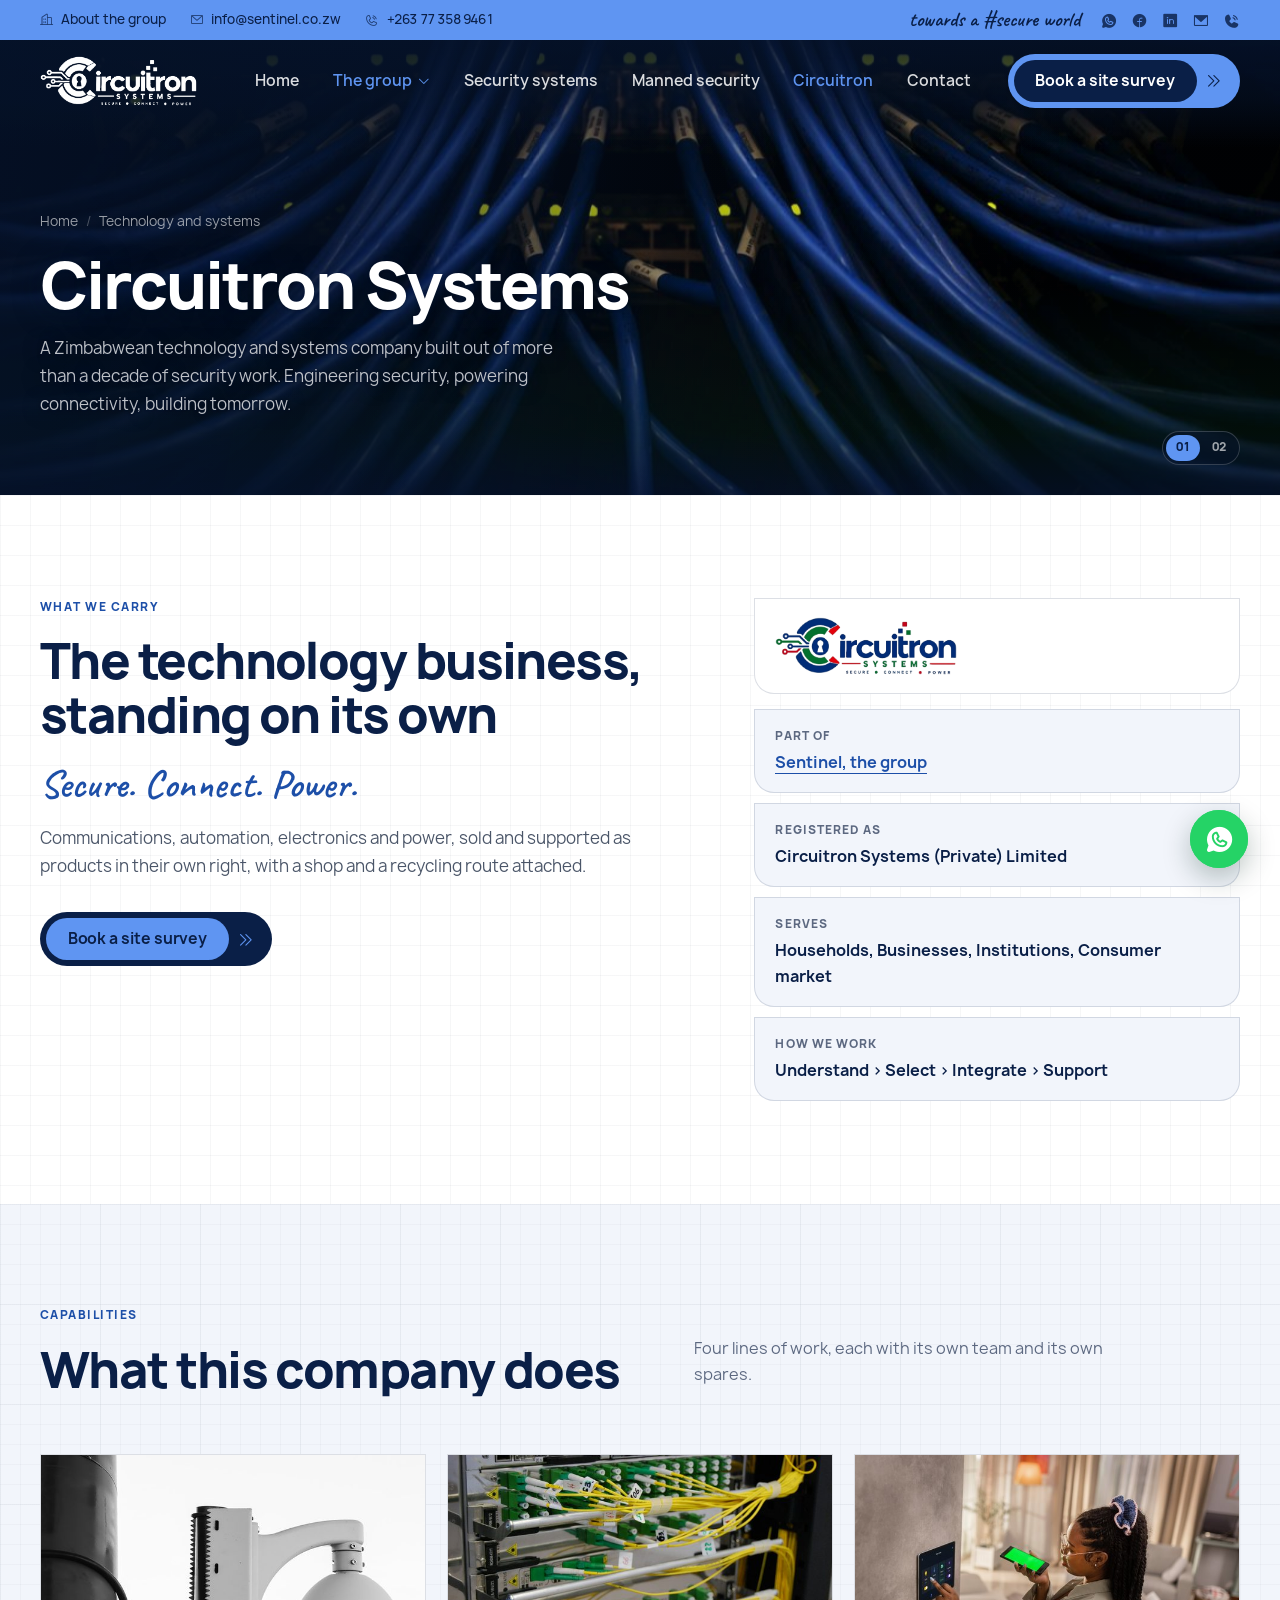
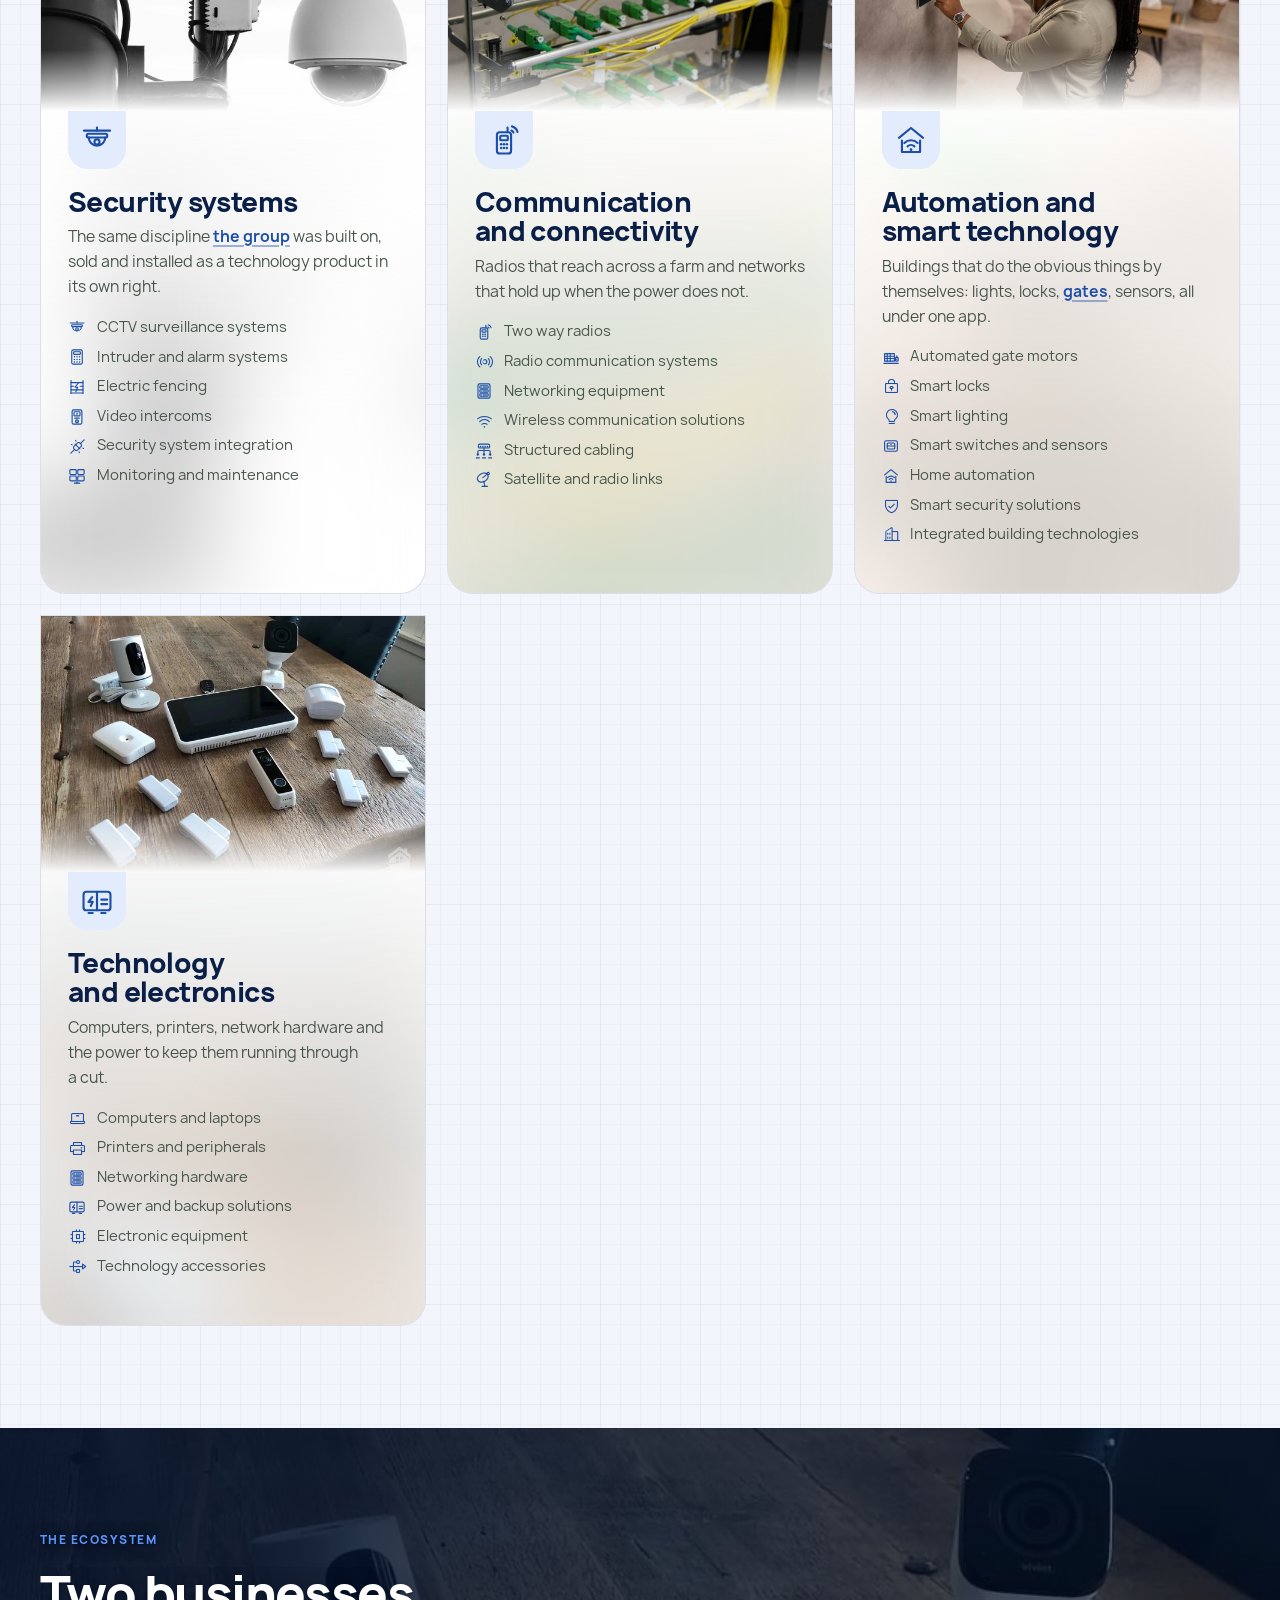
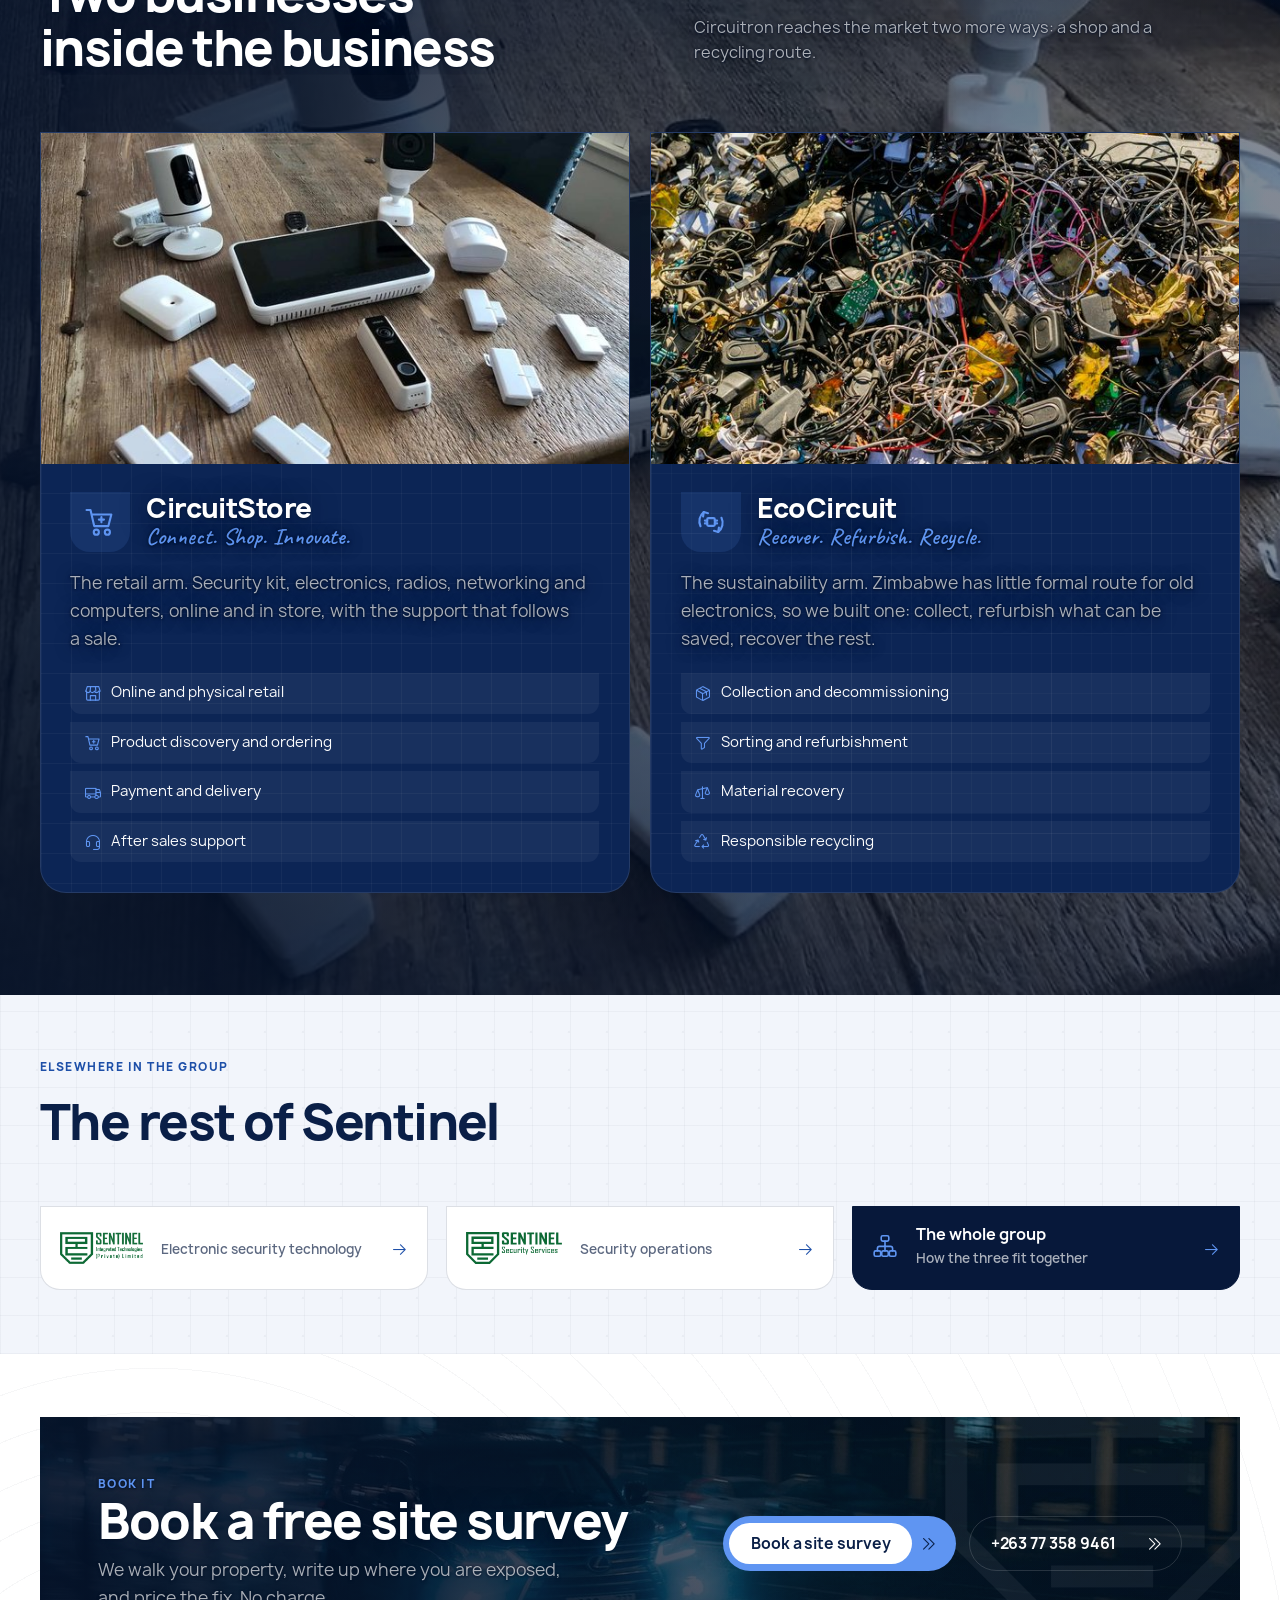
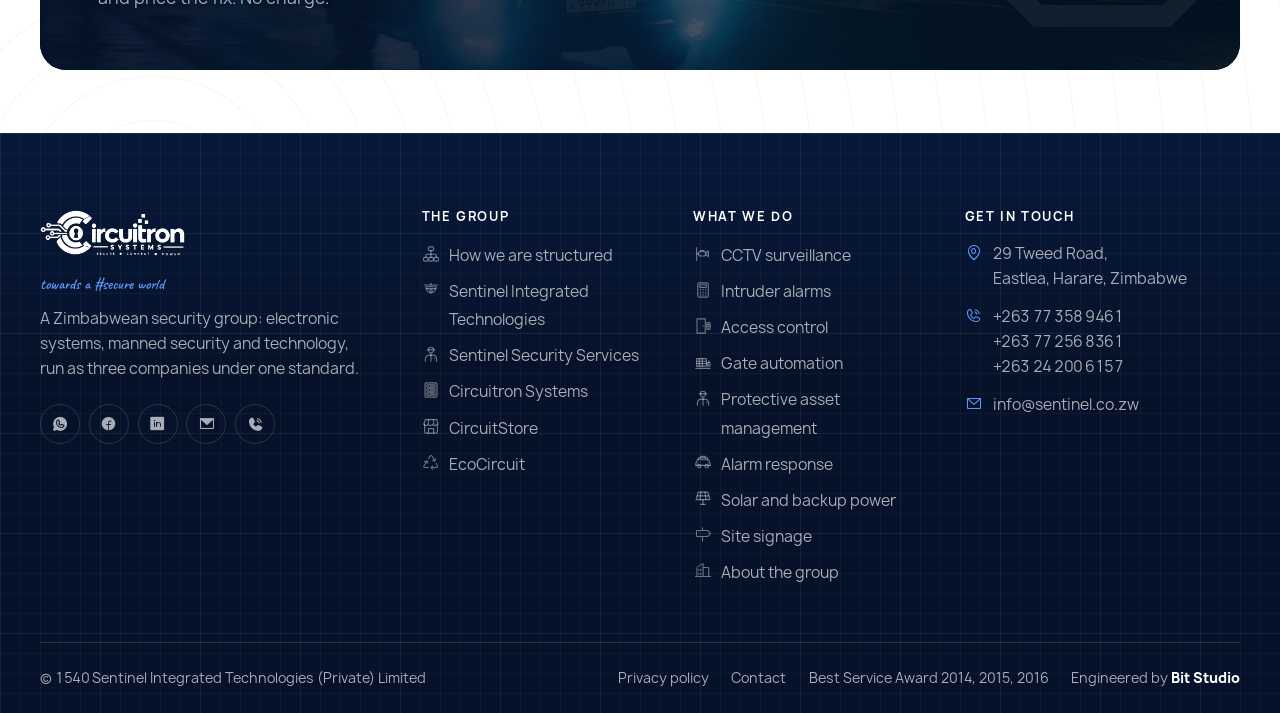
<file: circuitron.html>
<!DOCTYPE html>
<html lang="en-ZW" class="theme-circuitron" data-company="circuitron">
<head>
<meta charset="UTF-8">
<meta name="viewport" content="width=device-width, initial-scale=1, viewport-fit=cover">
<title>Circuitron Systems: technology, communications and electronics | Sentinel Integrated Technologies</title>
<meta name="description" content="Circuitron Systems delivers security systems, two way radio and networking, smart building automation, computers and power, plus CircuitStore retail and EcoCircuit electronic waste recovery.">
<meta name="theme-color" content="#051229">
<link rel="canonical" href="https://www.sentinel.co.zw/circuitron.html">

<meta property="og:type" content="website">
<meta property="og:title" content="Circuitron Systems: technology, communications and electronics | Sentinel Integrated Technologies">
<meta property="og:description" content="Circuitron Systems delivers security systems, two way radio and networking, smart building automation, computers and power, plus CircuitStore retail and EcoCircuit electronic waste recovery.">
<meta property="og:image" content="assets/img/brand/flier-1.jpg">
<meta property="og:locale" content="en_ZW">

<link rel="icon" type="image/svg+xml" href="assets/img/brand/mark.svg">
<link rel="icon" type="image/png" sizes="32x32" href="assets/img/brand/favicon-32.png">
<link rel="apple-touch-icon" href="assets/img/brand/favicon-180.png">

<link rel="preload" href="assets/fonts/manrope-400.woff2" as="font" type="font/woff2" crossorigin>
<link rel="preload" href="assets/fonts/manrope-800.woff2" as="font" type="font/woff2" crossorigin>
<link rel="preload" href="assets/fonts/marker.woff2" as="font" type="font/woff2" crossorigin>
<link rel="stylesheet" href="assets/icons/phosphor.css">
<link rel="stylesheet" href="assets/css/style.css">
<script>document.documentElement.classList.add('js');</script>
</head>
<body>
<a class="skip-link" href="#main">Skip to content</a>
<svg xmlns="http://www.w3.org/2000/svg" style="display:none"><symbol id="si-cam-dome" viewBox="0 0 24 24" fill="none" stroke="currentColor" stroke-width="1.5" stroke-linecap="round" stroke-linejoin="round"><title>Dome camera</title><path d="M2.8 5.4h18.4"/><path d="M12 5.4V3.2"/><rect x="4.8" y="7.6" width="14.4" height="2.6" rx="1.1"/><path d="M6.2 10.2a5.8 5.8 0 0 0 11.6 0"/><circle cx="12" cy="13.4" r="1.8"/></symbol><symbol id="si-cam-bullet" viewBox="0 0 24 24" fill="none" stroke="currentColor" stroke-width="1.5" stroke-linecap="round" stroke-linejoin="round"><title>Bullet camera</title><path d="M3.5 3.5v17"/><path d="M3.5 11.6h2.4"/><rect x="5.9" y="8.6" width="9.8" height="6" rx="3"/><path d="M15.7 9.8 19.3 8v7.2l-3.6-1.8"/><path d="M8.4 7.4h5"/><circle cx="17.4" cy="11.6" r="0.85" fill="currentColor" stroke="none"/></symbol><symbol id="si-nvr" viewBox="0 0 24 24" fill="none" stroke="currentColor" stroke-width="1.5" stroke-linecap="round" stroke-linejoin="round"><title>Recorder</title><rect x="2.5" y="5" width="19" height="5" rx="1.5"/><rect x="2.5" y="13" width="19" height="5" rx="1.5"/><circle cx="5.6" cy="7.5" r="0.85" fill="currentColor" stroke="none"/><circle cx="5.6" cy="15.5" r="0.85" fill="currentColor" stroke="none"/><path d="M9 7.5h9"/><path d="M9 15.5h9"/></symbol><symbol id="si-video-wall" viewBox="0 0 24 24" fill="none" stroke="currentColor" stroke-width="1.5" stroke-linecap="round" stroke-linejoin="round"><title>Monitoring wall</title><rect x="2.5" y="3.5" width="8.5" height="6.5" rx="1.2"/><rect x="13" y="3.5" width="8.5" height="6.5" rx="1.2"/><rect x="2.5" y="12" width="8.5" height="6.5" rx="1.2"/><rect x="13" y="12" width="8.5" height="6.5" rx="1.2"/><path d="M8.5 21.5h7"/><path d="M12 18.5v3"/></symbol><symbol id="si-control-room" viewBox="0 0 24 24" fill="none" stroke="currentColor" stroke-width="1.5" stroke-linecap="round" stroke-linejoin="round"><title>Control room</title><rect x="2.6" y="2.5" width="18.8" height="9.6" rx="1.5"/><path d="M5.8 5.4h5.6"/><path d="M5.8 7.4h8.8"/><path d="M5.8 9.4h5.6"/><circle cx="12" cy="15.4" r="2.4"/><path d="M6.2 21.5a5.8 5.8 0 0 1 11.6 0"/></symbol><symbol id="si-alarm-panel" viewBox="0 0 24 24" fill="none" stroke="currentColor" stroke-width="1.5" stroke-linecap="round" stroke-linejoin="round"><title>Alarm panel</title><rect x="5" y="2.5" width="14" height="19" rx="2"/><rect x="7.5" y="5" width="9" height="3.5" rx="0.8"/><circle cx="8.6" cy="11.8" r="1" fill="currentColor" stroke="none"/><circle cx="12" cy="11.8" r="1" fill="currentColor" stroke="none"/><circle cx="15.4" cy="11.8" r="1" fill="currentColor" stroke="none"/><circle cx="8.6" cy="15.2" r="1" fill="currentColor" stroke="none"/><circle cx="12" cy="15.2" r="1" fill="currentColor" stroke="none"/><circle cx="15.4" cy="15.2" r="1" fill="currentColor" stroke="none"/><circle cx="8.6" cy="18.6" r="1" fill="currentColor" stroke="none"/><circle cx="12" cy="18.6" r="1" fill="currentColor" stroke="none"/><circle cx="15.4" cy="18.6" r="1" fill="currentColor" stroke="none"/></symbol><symbol id="si-motion-sensor" viewBox="0 0 24 24" fill="none" stroke="currentColor" stroke-width="1.5" stroke-linecap="round" stroke-linejoin="round"><title>Motion sensor</title><path d="M5.6 3.8h12.8l-1.5 6.1H7.1z"/><path d="M6.3 6.9h11.4"/><path d="M9.4 12.2a3.4 3.4 0 0 0 5.2 0"/><path d="M7.3 13.9a5.9 5.9 0 0 0 9.4 0"/><path d="M5.2 15.6a8.4 8.4 0 0 0 13.6 0"/></symbol><symbol id="si-door-contact" viewBox="0 0 24 24" fill="none" stroke="currentColor" stroke-width="1.5" stroke-linecap="round" stroke-linejoin="round"><title>Door contact</title><path d="M3.5 3.5h7v17h-7z"/><path d="M13.5 3.5h7v17h-7z"/><rect x="8.2" y="9" width="2.3" height="6" rx="0.7"/><rect x="13.5" y="9" width="2.3" height="6" rx="0.7"/><path d="M11.3 10.5v3"/></symbol><symbol id="si-panic-button" viewBox="0 0 24 24" fill="none" stroke="currentColor" stroke-width="1.5" stroke-linecap="round" stroke-linejoin="round"><title>Panic button</title><circle cx="12" cy="12" r="9"/><circle cx="12" cy="12" r="4.2"/><path d="M12 2.2v2.4"/><path d="M12 19.4v2.4"/><path d="M2.2 12h2.4"/><path d="M19.4 12h2.4"/><circle cx="12" cy="12" r="1.5" fill="currentColor" stroke="none"/></symbol><symbol id="si-siren" viewBox="0 0 24 24" fill="none" stroke="currentColor" stroke-width="1.5" stroke-linecap="round" stroke-linejoin="round"><title>Siren</title><path d="M7 12.5a5 5 0 0 1 10 0v4H7z"/><path d="M5.5 19.5h13"/><path d="M7 16.5v3"/><path d="M17 16.5v3"/><path d="M12 3.2v3"/><path d="M5.6 5.6 7.7 7.7"/><path d="M18.4 5.6 16.3 7.7"/><path d="M2.8 12h2.2"/><path d="M19 12h2.2"/></symbol><symbol id="si-fire-detect" viewBox="0 0 24 24" fill="none" stroke="currentColor" stroke-width="1.5" stroke-linecap="round" stroke-linejoin="round"><title>Fire detection</title><circle cx="12" cy="12" r="9"/><circle cx="12" cy="12" r="6.1"/><path d="M12 8.1c1.7 1.6 2.6 2.9 2.6 4.2a2.6 2.6 0 0 1-5.2 0c0-.8.3-1.6 1-2.1.1.6.4 1.1.9 1.3-.3-1.1-.1-2.3.7-3.4z"/></symbol><symbol id="si-access-reader" viewBox="0 0 24 24" fill="none" stroke="currentColor" stroke-width="1.5" stroke-linecap="round" stroke-linejoin="round"><title>Access control</title><path d="M4 2.5h11v19H4z"/><circle cx="12.4" cy="12" r="0.9" fill="currentColor" stroke="none"/><rect x="17" y="7.5" width="4.5" height="9" rx="1.2"/><path d="M18.2 10h2.1"/><path d="M18.2 12.2h2.1"/><circle cx="19.25" cy="14.5" r="0.85" fill="currentColor" stroke="none"/></symbol><symbol id="si-biometric" viewBox="0 0 24 24" fill="none" stroke="currentColor" stroke-width="1.5" stroke-linecap="round" stroke-linejoin="round"><title>Biometric access</title><path d="M12 2.8c-3.4 0-6.2 2.6-6.2 5.8"/><path d="M18.2 8.6c0-3.2-2.8-5.8-6.2-5.8"/><path d="M5.8 13.6V8.6"/><path d="M18.2 8.6v3.1"/><path d="M8.9 8.6a3.1 3.1 0 0 1 6.2 0v6.2"/><path d="M8.9 8.6v8.4"/><path d="M12 8.6v9.9"/><path d="M15.1 17.8a9 9 0 0 1-.6 3"/><path d="M5.9 16.8a9 9 0 0 0 1-3.2"/><path d="M18.1 14.6a12 12 0 0 1-.9 5.4"/></symbol><symbol id="si-turnstile" viewBox="0 0 24 24" fill="none" stroke="currentColor" stroke-width="1.5" stroke-linecap="round" stroke-linejoin="round"><title>Speed gate</title><path d="M2.5 20.5h19"/><rect x="3" y="8.8" width="4.8" height="11.7" rx="1.3"/><rect x="16.2" y="8.8" width="4.8" height="11.7" rx="1.3"/><path d="M7.8 12h3.1"/><path d="M13.1 12h3.1"/><path d="M12 3.4v5.4"/><path d="M9.6 5.8 12 3.4l2.4 2.4"/><circle cx="5.4" cy="15.6" r="0.9" fill="currentColor" stroke="none"/><circle cx="18.6" cy="15.6" r="0.9" fill="currentColor" stroke="none"/></symbol><symbol id="si-intercom" viewBox="0 0 24 24" fill="none" stroke="currentColor" stroke-width="1.5" stroke-linecap="round" stroke-linejoin="round"><title>Video intercom</title><rect x="5.5" y="2.5" width="13" height="19" rx="2"/><rect x="8" y="5" width="8" height="5.5" rx="1"/><circle cx="12" cy="7.75" r="1.15" fill="currentColor" stroke="none"/><path d="M9 13.5h6"/><circle cx="12" cy="17.8" r="2"/><circle cx="12" cy="17.8" r="0.8" fill="currentColor" stroke="none"/></symbol><symbol id="si-gate-motor" viewBox="0 0 24 24" fill="none" stroke="currentColor" stroke-width="1.5" stroke-linecap="round" stroke-linejoin="round"><title>Gate automation</title><path d="M2.5 20.5h19"/><path d="M3.5 7.5h13v10h-13z"/><path d="M3.5 11h13"/><path d="M3.5 14h13"/><path d="M7 7.5v10"/><path d="M11 7.5v10"/><rect x="18" y="12.5" width="3.5" height="5" rx="1"/><path d="M19.75 12.5v-2"/><circle cx="19.75" cy="15" r="0.85" fill="currentColor" stroke="none"/></symbol><symbol id="si-boom-gate" viewBox="0 0 24 24" fill="none" stroke="currentColor" stroke-width="1.5" stroke-linecap="round" stroke-linejoin="round"><title>Boom barrier</title><path d="M2.5 20.5h19"/><rect x="3" y="11" width="4" height="9.5" rx="1.2"/><path d="M7.5 9 21 5.2"/><path d="M9.9 8.3l.6 2.1"/><path d="M13.5 7.3l.6 2.1"/><path d="M17.1 6.3l.6 2.1"/><circle cx="5" cy="14.5" r="0.9" fill="currentColor" stroke="none"/></symbol><symbol id="si-electric-fence" viewBox="0 0 24 24" fill="none" stroke="currentColor" stroke-width="1.5" stroke-linecap="round" stroke-linejoin="round"><title>Electric fencing</title><path d="M4 3.5v17"/><path d="M20 3.5v17"/><path d="M4 6.2h16"/><path d="M4 11h3.8"/><path d="M16.2 11H20"/><path d="M4 15.8h16"/><path d="M4 20h16"/><path d="M13.6 6.6 9.6 12.4h3.4l-2.6 5.8"/></symbol><symbol id="si-perimeter" viewBox="0 0 24 24" fill="none" stroke="currentColor" stroke-width="1.5" stroke-linecap="round" stroke-linejoin="round"><title>Perimeter protection</title><path d="M12 2.5 3.5 6v6c0 4.4 3.6 7.8 8.5 9.5 4.9-1.7 8.5-5.1 8.5-9.5V6z"/><path d="M12 6.3 7 8.4v3.4c0 2.5 2.1 4.6 5 5.7 2.9-1.1 5-3.2 5-5.7V8.4z"/><circle cx="12" cy="11.6" r="1.5" fill="currentColor" stroke="none"/></symbol><symbol id="si-guard" viewBox="0 0 24 24" fill="none" stroke="currentColor" stroke-width="1.5" stroke-linecap="round" stroke-linejoin="round"><title>Manned security</title><path d="M7 6.5h10"/><path d="M8.5 6.5a3.5 3.5 0 0 1 7 0"/><path d="M8.8 8.2a3.4 3.4 0 0 0 6.4 0"/><path d="M12 11.6v2"/><path d="M4.5 21.5v-2.8A5.2 5.2 0 0 1 9.7 13.5h4.6a5.2 5.2 0 0 1 5.2 5.2v2.8"/><path d="M12 13.9v7.6"/><circle cx="16.8" cy="17.5" r="0.9" fill="currentColor" stroke="none"/></symbol><symbol id="si-k9" viewBox="0 0 24 24" fill="none" stroke="currentColor" stroke-width="1.5" stroke-linecap="round" stroke-linejoin="round"><title>K9 unit</title><path d="M7.6 6.6 5.2 3.2 4.1 7.6"/><path d="M16.4 6.6 18.8 3.2l1.1 4.4"/><path d="M5.8 11a6.2 6.2 0 0 1 12.4 0v1.6a6.2 6.2 0 0 1-12.4 0z"/><circle cx="9.5" cy="10.2" r="1" fill="currentColor" stroke="none"/><circle cx="14.5" cy="10.2" r="1" fill="currentColor" stroke="none"/><path d="M10.7 14.2h2.6L12 15.9z"/><path d="M12 15.9v1.5"/></symbol><symbol id="si-patrol" viewBox="0 0 24 24" fill="none" stroke="currentColor" stroke-width="1.5" stroke-linecap="round" stroke-linejoin="round"><title>Response patrol</title><path d="M2.5 16.5v-3l2-4.5h15l2 4.5v3"/><path d="M2.5 16.5h19"/><path d="M6 9V6.5h12V9"/><path d="M9 6.5V4.5h6v2"/><circle cx="7" cy="17.5" r="2.2"/><circle cx="17" cy="17.5" r="2.2"/><circle cx="5" cy="13.2" r="0.85" fill="currentColor" stroke="none"/><circle cx="19" cy="13.2" r="0.85" fill="currentColor" stroke="none"/></symbol><symbol id="si-radio" viewBox="0 0 24 24" fill="none" stroke="currentColor" stroke-width="1.5" stroke-linecap="round" stroke-linejoin="round"><title>Two way radio</title><rect x="7" y="6.5" width="10" height="15" rx="2"/><path d="M14.5 6.5V3.2"/><rect x="9.3" y="9" width="5.4" height="3.2" rx="0.8"/><circle cx="10" cy="15" r="0.9" fill="currentColor" stroke="none"/><circle cx="12" cy="15" r="0.9" fill="currentColor" stroke="none"/><circle cx="14" cy="15" r="0.9" fill="currentColor" stroke="none"/><circle cx="10" cy="17.6" r="0.9" fill="currentColor" stroke="none"/><circle cx="12" cy="17.6" r="0.9" fill="currentColor" stroke="none"/><circle cx="14" cy="17.6" r="0.9" fill="currentColor" stroke="none"/><path d="M17.6 2.4a5.5 5.5 0 0 1 3.9 3.9"/><path d="M17.2 5.3a2.7 2.7 0 0 1 1.5 1.5"/></symbol><symbol id="si-investigate" viewBox="0 0 24 24" fill="none" stroke="currentColor" stroke-width="1.5" stroke-linecap="round" stroke-linejoin="round"><title>Investigations</title><path d="M5 2.5h9l4.5 4.5v6"/><path d="M5 2.5v19h5"/><path d="M13.5 2.5V7h5"/><path d="M7.8 7.5h3.4"/><path d="M7.8 11h5.2"/><circle cx="15.4" cy="15.4" r="4"/><path d="M18.4 18.4 21.5 21.5"/></symbol><symbol id="si-network-rack" viewBox="0 0 24 24" fill="none" stroke="currentColor" stroke-width="1.5" stroke-linecap="round" stroke-linejoin="round"><title>Network rack</title><rect x="4" y="2.5" width="16" height="19" rx="1.8"/><rect x="6.5" y="5" width="11" height="3.4" rx="0.8"/><rect x="6.5" y="10.3" width="11" height="3.4" rx="0.8"/><rect x="6.5" y="15.6" width="11" height="3.4" rx="0.8"/><circle cx="8.6" cy="6.7" r="0.75" fill="currentColor" stroke="none"/><circle cx="8.6" cy="12" r="0.75" fill="currentColor" stroke="none"/><circle cx="8.6" cy="17.3" r="0.75" fill="currentColor" stroke="none"/><path d="M11 6.7h4.4"/><path d="M11 12h4.4"/><path d="M11 17.3h4.4"/></symbol><symbol id="si-cabling" viewBox="0 0 24 24" fill="none" stroke="currentColor" stroke-width="1.5" stroke-linecap="round" stroke-linejoin="round"><title>Structured cabling</title><rect x="4.6" y="2.8" width="14.8" height="5.2" rx="1.4"/><path d="M7.2 5.6v1.2"/><path d="M9.6 5.6v1.2"/><path d="M12 5.6v1.2"/><path d="M14.4 5.6v1.2"/><path d="M16.8 5.6v1.2"/><path d="M12 8v3.4"/><path d="M12 11.4H5.4a1.6 1.6 0 0 0-1.6 1.6v1.9"/><path d="M12 11.4h6.6a1.6 1.6 0 0 1 1.6 1.6v1.9"/><path d="M12 11.4v3.5"/><circle cx="3.8" cy="16.6" r="1.6" fill="currentColor" stroke="none"/><circle cx="12" cy="16.6" r="1.6" fill="currentColor" stroke="none"/><circle cx="20.2" cy="16.6" r="1.6" fill="currentColor" stroke="none"/><path d="M1.8 21.2h4"/><path d="M10 21.2h4"/><path d="M18.2 21.2h4"/></symbol><symbol id="si-dish" viewBox="0 0 24 24" fill="none" stroke="currentColor" stroke-width="1.5" stroke-linecap="round" stroke-linejoin="round"><title>Satellite link</title><ellipse cx="10.4" cy="8.8" rx="7.6" ry="5.6" transform="rotate(-28 10.4 8.8)"/><path d="M10.4 8.8 16.4 4.2"/><circle cx="17.5" cy="3.4" r="1.5"/><path d="M11.9 13.8 13 20.5"/><path d="M9.4 20.5h7"/></symbol><symbol id="si-smart-home" viewBox="0 0 24 24" fill="none" stroke="currentColor" stroke-width="1.5" stroke-linecap="round" stroke-linejoin="round"><title>Smart technology</title><path d="M3.5 10.5 12 3.5l8.5 7"/><path d="M5.6 12.4v8.1h12.8v-8.1"/><path d="M9.6 16.5a3.4 3.4 0 0 1 4.8 0"/><path d="M7.3 14.1a6.7 6.7 0 0 1 9.4 0"/><circle cx="12" cy="18.8" r="1" fill="currentColor" stroke="none"/></symbol><symbol id="si-smart-switch" viewBox="0 0 24 24" fill="none" stroke="currentColor" stroke-width="1.5" stroke-linecap="round" stroke-linejoin="round"><title>Smart switch</title><rect x="3.5" y="5" width="17" height="14" rx="2"/><rect x="7" y="8" width="10" height="8" rx="1.4"/><path d="M7 12h10"/><circle cx="12" cy="10" r="0.9" fill="currentColor" stroke="none"/></symbol><symbol id="si-inverter" viewBox="0 0 24 24" fill="none" stroke="currentColor" stroke-width="1.5" stroke-linecap="round" stroke-linejoin="round"><title>Backup power</title><rect x="2.5" y="5.5" width="19" height="13" rx="2"/><path d="M12 5.5v13"/><path d="M8.6 9.2 6 12.6h3l-1.4 2.9"/><path d="M15 11h4.2"/><path d="M15 14.2h4.2"/><path d="M6 20.5h3"/><path d="M15 20.5h3"/></symbol><symbol id="si-solar" viewBox="0 0 24 24" fill="none" stroke="currentColor" stroke-width="1.5" stroke-linecap="round" stroke-linejoin="round"><title>Solar</title><path d="M2.8 14.2 5.6 4.2h12.8l2.8 10z"/><path d="M4.2 9.2h15.6"/><path d="M9.4 4.2 8 14.2"/><path d="M14.6 4.2l1.4 10"/><path d="M12 14.2v6.3"/><path d="M8.8 20.5h6.4"/></symbol><symbol id="si-e-waste" viewBox="0 0 24 24" fill="none" stroke="currentColor" stroke-width="1.5" stroke-linecap="round" stroke-linejoin="round"><title>Electronic waste</title><rect x="9.3" y="9.3" width="5.4" height="5.4" rx="1"/><path d="M9.3 11H7.7"/><path d="M9.3 13H7.7"/><path d="M14.7 11h1.6"/><path d="M14.7 13h1.6"/><path d="M4.6 15a8.2 8.2 0 0 1 2.3-10"/><path d="M6.9 5 6.4 8.1"/><path d="M6.9 5 9.9 5.8"/><path d="M19.4 9a8.2 8.2 0 0 1-2.3 10"/><path d="M17.1 19l.5-3.1"/><path d="M17.1 19 14.1 18.2"/></symbol><symbol id="si-storefront" viewBox="0 0 24 24" fill="none" stroke="currentColor" stroke-width="1.5" stroke-linecap="round" stroke-linejoin="round"><title>Retail</title><path d="M3.5 9.5V20a1.5 1.5 0 0 0 1.5 1.5h14a1.5 1.5 0 0 0 1.5-1.5V9.5"/><path d="M2.5 9.5 4.3 3.5h15.4l1.8 6"/><path d="M8.8 3.5 8.2 9.5"/><path d="M15.2 3.5l.6 6"/><path d="M2.5 9.5a3 3 0 0 0 5.7 0 3 3 0 0 0 5.6 0 3 3 0 0 0 5.7 0"/><path d="M8.5 21.5v-6h7v6"/></symbol><symbol id="si-cart" viewBox="0 0 24 24" fill="none" stroke="currentColor" stroke-width="1.5" stroke-linecap="round" stroke-linejoin="round"><title>Online store</title><path d="M2.5 3.5h2.8l2.6 11.4h10l2.1-8.2H6.3"/><circle cx="9.4" cy="19.2" r="1.8"/><circle cx="17.2" cy="19.2" r="1.8"/><path d="M13 8.5v3.6"/><path d="M11.2 10.3h3.6"/></symbol><symbol id="si-group-tree" viewBox="0 0 24 24" fill="none" stroke="currentColor" stroke-width="1.5" stroke-linecap="round" stroke-linejoin="round"><title>Group structure</title><rect x="8.5" y="2.5" width="7" height="5" rx="1.4"/><rect x="2" y="16.5" width="6" height="5" rx="1.4"/><rect x="9" y="16.5" width="6" height="5" rx="1.4"/><rect x="16" y="16.5" width="6" height="5" rx="1.4"/><path d="M12 7.5v4.6"/><path d="M5 16.5v-2.2a2 2 0 0 1 2-2h10a2 2 0 0 1 2 2v2.2"/><path d="M12 12.1v4.4"/></symbol></svg>


<!-- ===== Utility bar ===== -->
<div class="topbar">
  <div class="container topbar__inner">
    <ul class="topbar__list">
      <li><i class="ph ph-buildings i-xs" aria-hidden="true"></i> <a href="about.html">About the group</a></li>
      <li><i class="ph ph-envelope-simple i-xs" aria-hidden="true"></i> <a href="mailto:info@sentinel.co.zw">info@sentinel.co.zw</a></li>
      <li><i class="ph ph-phone-call i-xs" aria-hidden="true"></i> <a href="tel:+263773589461" class="num">+263 77 358 9461</a></li>
    </ul>
    <div class="topbar__social">
      <span class="script">towards a #secure world</span>
      <a href="https://wa.me/263773589461" aria-label="Message Sentinel on WhatsApp" rel="noopener"><i class="ph-fill ph-whatsapp-logo i-sm" aria-hidden="true"></i></a>
      <a href="https://www.facebook.com/profile.php?id=61594591624503" aria-label="Sentinel on Facebook" target="_blank" rel="noopener"><i class="ph-fill ph-facebook-logo i-sm" aria-hidden="true"></i></a>
      <a href="https://www.linkedin.com/company/sentinelzw/" aria-label="Sentinel on LinkedIn" target="_blank" rel="noopener"><i class="ph-fill ph-linkedin-logo i-sm" aria-hidden="true"></i></a>
      <a class="topbar__hide-sm" href="mailto:info@sentinel.co.zw" aria-label="Email Sentinel"><i class="ph-fill ph-envelope-simple i-sm" aria-hidden="true"></i></a>
      <a class="topbar__hide-sm" href="tel:+263773589461" aria-label="Call Sentinel"><i class="ph-fill ph-phone-call i-sm" aria-hidden="true"></i></a>
    </div>
  </div>
</div>

<!-- ===== Header ===== -->
<header class="header">
  <div class="container header__inner">
    <a class="brand" href="index.html" aria-label="Sentinel Integrated Technologies, home">
      <img class="brand__light" src="assets/img/brand/circuitron-logo-white.png" alt="Circuitron Systems" width="531" height="169">
      <img class="brand__dark" src="assets/img/brand/circuitron-logo.png" alt="" aria-hidden="true" width="531" height="169">
    </a>

    <nav class="nav" aria-label="Primary">
      <ul class="nav__list">
        <li><a class="nav__link" href="index.html">Home</a></li>
        <li class="nav__has-mega"><a class="nav__link" href="group.html" data-within="true" aria-expanded="false" aria-controls="mega" data-mega>The group <i class="ph ph-caret-down i-xs" aria-hidden="true"></i></a></li>
        <li><a class="nav__link" href="services.html">Security systems</a></li>
        <li><a class="nav__link" href="security-services.html">Manned security</a></li>
        <li><a class="nav__link" href="circuitron.html" aria-current="page">Circuitron</a></li>
        <li><a class="nav__link" href="contact.html">Contact</a></li>
      </ul>
      <div class="mega" id="mega" hidden>
        <div class="container mega__inner">
          <a class="mega__parent" href="group.html">
            <span class="mega__mark"><svg class="si i-lg" aria-hidden="true" focusable="false"><use href="#si-group-tree"/></svg></span>
            <span>
              <strong>Sentinel, the group</strong>
              <small>One holding company, three operating businesses, one standard of work.</small>
            </span>
            <span class="mega__go">See the structure <i class="ph ph-caret-double-right i-xs" aria-hidden="true"></i></span>
          </a>
          <div class="mega__grid">
        <a class="mega__card" href="services.html">
          <span class="mega__logo"><img class="clogo" src="assets/img/brand/sit-lockup.png" alt="Sentinel Integrated Technologies" style="height:34px;width:88px" loading="lazy" width="555" height="214"></span>
          <small>Electronic security technology</small>
          <span class="mega__chips"><i>CCTV</i><i>Alarms</i><i>Access control</i><i>Fire</i></span>
          
        </a>
        <a class="mega__card" href="security-services.html">
          <span class="mega__logo"><img class="clogo" src="assets/img/brand/sentinel-security-services.svg" alt="Sentinel Security Services" width="102" height="34" style="height:34px;width:102px" loading="lazy"></span>
          <small>Security operations</small>
          <span class="mega__chips"><i>Manned security</i><i>Dog units</i><i>Response</i><i>Investigations</i></span>
          
        </a>
        <a class="mega__card" href="circuitron.html">
          <span class="mega__logo"><img class="clogo" src="assets/img/brand/circuitron-logo.png" alt="Circuitron Systems" style="height:34px;width:107px" loading="lazy" width="531" height="169"></span>
          <small>Technology and systems</small>
          <span class="mega__chips"><i>Communications</i><i>Automation</i><i>Electronics</i><i>Retail</i></span>
          <span class="mega__units"><a href="circuitron.html#circuitstore">CircuitStore</a> <a href="circuitron.html#ecocircuit">EcoCircuit</a></span>
        </a>
          </div>
        </div>
      </div>
    </nav>

    <div class="header__cta"><a class="pbtn" href="contact.html"><span class="pbtn__label"><span class="lbl-full">Book a site survey</span><span class="lbl-brief">Free survey</span></span><span class="pbtn__chev"><i class="ph ph-caret-double-right i-sm" aria-hidden="true"></i></span></a></div>

    <button class="nav-toggle" type="button" aria-expanded="false" aria-controls="drawer" aria-label="Open menu">
      <span></span><span></span><span></span>
    </button>
  </div>
</header>

<div class="drawer" id="drawer">
  <div class="drawer__top">
    <a class="drawer__brand" href="index.html" aria-label="Sentinel Integrated Technologies home">
      <img src="assets/img/brand/circuitron-logo-white.png" alt="" width="531" height="169">
    </a>
    <button class="drawer__close" type="button" data-drawer-close aria-label="Close menu">
      <svg viewBox="0 0 24 24" aria-hidden="true" focusable="false">
        <path d="M6 6 18 18M18 6 6 18"/>
      </svg>
    </button>
  </div>
  <nav class="drawer__list" aria-label="Mobile">
    <a href="index.html">Home <span class="num">01</span></a>
    <a href="group.html">The group <span class="num">02</span></a>
    <a href="services.html">Security systems <span class="num">03</span></a>
    <a href="security-services.html">Manned security <span class="num">04</span></a>
    <a href="circuitron.html">Circuitron <span class="num">05</span></a>
    <a href="contact.html">Contact <span class="num">06</span></a>
    <a href="about.html">About <span class="num">07</span></a>
  </nav>
  <div class="drawer__foot">
    <a href="tel:+263773589461" class="num">+263 77 358 9461</a>
    <a href="mailto:info@sentinel.co.zw">info@sentinel.co.zw</a>
    <p>29 Tweed Road, Eastlea, Harare</p>
    <a class="pbtn pbtn--block" href="contact.html"><span class="pbtn__label">Book a site survey</span><span class="pbtn__chev"><i class="ph ph-caret-double-right i-sm" aria-hidden="true"></i></span></a>
  </div>
</div>

<main id="main">

  <section class="phero">
    <div class="phero__media" data-phero>
      <div class="phero__slide is-active"><img src="assets/img/photos/circuitron-bench-1200.jpg" srcset="assets/img/photos/circuitron-bench-640.jpg 640w, assets/img/photos/circuitron-bench-1200.jpg 1200w" sizes="70vw" alt="Patch cabling in a Circuitron network cabinet" fetchpriority="high" width="1200" height="600"></div>
      <div class="phero__slide"><img src="assets/img/photos/tech-network-1200.jpg" srcset="assets/img/photos/tech-network-640.jpg 640w, assets/img/photos/tech-network-1200.jpg 1200w" sizes="70vw" alt="A patch panel in a network cabinet" data-focus="31 11 79 79" loading="lazy" width="1200" height="800"></div>
    </div>
    <div class="phero__scrim"></div>
    <div class="pswitch" role="group" aria-label="Hero picture">
      <button class="pswitch__seg is-active" type="button" aria-pressed="true" aria-label="Show picture 1 of 2" data-phero-go="0"><span class="num">01</span></button>
      <button class="pswitch__seg" type="button" aria-pressed="false" aria-label="Show picture 2 of 2" data-phero-go="1"><span class="num">02</span></button>
    </div>
    <div class="container" data-obstacle>
      <nav class="crumb" aria-label="Breadcrumb"><a href="index.html">Home</a> <i class="sep">/</i> <span>Technology and systems</span></nav>
      <h1 class="h-1">Circuitron Systems</h1>
      <p class="lead" data-stream>A Zimbabwean technology and systems company built out of more than a decade of security work. Engineering security, powering connectivity, building tomorrow.</p>
    </div>
  </section>

  <section class="section section--white pat pat-grid">
    <div class="container split split--narrow">
      <div data-reveal>
        <p class="overline">What we carry</p>
        <h2 class="h-2">The technology business, standing on its own</h2>
        <p class="script script--lg">Secure. Connect. Power.</p>
        <p class="lead" data-stream>Communications, automation, electronics and power, sold and supported as products in their own right, with a shop and a recycling route attached.</p>
        <div style="margin-top:2rem"><a class="pbtn pbtn--dark" href="contact.html"><span class="pbtn__label">Book a site survey</span><span class="pbtn__chev"><i class="ph ph-caret-double-right i-sm" aria-hidden="true"></i></span></a></div>
      </div>
      <div class="cfacts" data-reveal>
        <span class="cfacts__logo"><img class="clogo" src="assets/img/brand/circuitron-logo.png" alt="Circuitron Systems" style="height:58px;width:182px" loading="lazy" width="531" height="169"></span>
        <div class="cfact"><dt>Part of</dt><dd><a href="group.html">Sentinel, the group</a></dd></div>
        <div class="cfact"><dt>Registered as</dt><dd>Circuitron Systems (Private) Limited</dd></div>
        <div class="cfact"><dt>Serves</dt><dd>Households, Businesses, Institutions, Consumer market</dd></div>
        <div class="cfact"><dt>How we work</dt><dd>Understand &rsaquo; Select &rsaquo; Integrate &rsaquo; Support</dd></div>
      </div>
    </div>
  </section>

  <section class="section section--cream pat pat-graph">
    <div class="container">
      <div class="shead shead--wide" data-reveal>
        <div>
          <p class="overline">Capabilities</p>
          <h2 class="h-2 shead__title" data-reveal data-anim="wipe">What this company does</h2>
        </div>
        <div class="shead__aside" data-stream>Four lines of work, each with its own team and its own spares.</div>
      </div>

      <div class="dgrid" data-anim="deal">
        <article class="dcard dcard--photo" id="security-systems" data-reveal>
          <img class="dcard__bleed" src="assets/img/photos/sys-cctv-640.jpg" alt="" aria-hidden="true" loading="lazy" width="640" height="480">
                    <div class="dcard__media">
            <img src="assets/img/photos/sys-cctv-1200.jpg" srcset="assets/img/photos/sys-cctv-640.jpg 640w, assets/img/photos/sys-cctv-1200.jpg 1200w" sizes="(max-width:720px) 100vw, 30vw" alt="A dome camera on a wall bracket" data-focus="47 21 85 63" loading="lazy" width="1200" height="900">
          </div>
          <span class="dcard__ico" data-obstacle><svg class="si i-xl" aria-hidden="true" focusable="false"><use href="#si-cam-dome"/></svg></span>
          <h3 class="h-3"><a class="stretch" href="services.html">Security systems</a></h3>
          <p>The same discipline <a class="clink" href="group.html">the group</a> was built on, sold and installed as a technology product in its own right.</p>
          <ul class="dcard__list"><li><span class="li-ico" aria-hidden="true"><svg class="si i-sm" aria-hidden="true" focusable="false"><use href="#si-cam-dome"/></svg></span><span>CCTV surveillance systems</span></li><li><span class="li-ico" aria-hidden="true"><svg class="si i-sm" aria-hidden="true" focusable="false"><use href="#si-alarm-panel"/></svg></span><span>Intruder and alarm systems</span></li><li><span class="li-ico" aria-hidden="true"><svg class="si i-sm" aria-hidden="true" focusable="false"><use href="#si-electric-fence"/></svg></span><span>Electric fencing</span></li><li><span class="li-ico" aria-hidden="true"><svg class="si i-sm" aria-hidden="true" focusable="false"><use href="#si-intercom"/></svg></span><span>Video intercoms</span></li><li><span class="li-ico" aria-hidden="true"><i class="ph ph-plugs-connected i-sm" aria-hidden="true"></i></span><span>Security system integration</span></li><li><span class="li-ico" aria-hidden="true"><svg class="si i-sm" aria-hidden="true" focusable="false"><use href="#si-video-wall"/></svg></span><span>Monitoring and maintenance</span></li></ul>
        </article>
        <article class="dcard dcard--photo" id="communications" data-reveal>
          <img class="dcard__bleed" src="assets/img/photos/tech-network-640.jpg" alt="" aria-hidden="true" loading="lazy" width="640" height="427">
                    <div class="dcard__media">
            <img src="assets/img/photos/tech-network-1200.jpg" srcset="assets/img/photos/tech-network-640.jpg 640w, assets/img/photos/tech-network-1200.jpg 1200w" sizes="(max-width:720px) 100vw, 30vw" alt="A fibre patch panel in a network cabinet" data-focus="31 11 79 79" loading="lazy" width="1200" height="800">
          </div>
          <span class="dcard__ico" data-obstacle><svg class="si i-xl" aria-hidden="true" focusable="false"><use href="#si-radio"/></svg></span>
          <h3 class="h-3"><a class="stretch" href="contact.html">Communication and connectivity</a></h3>
          <p>Radios that reach across a farm and networks that hold up when the power does not.</p>
          <ul class="dcard__list"><li><span class="li-ico" aria-hidden="true"><svg class="si i-sm" aria-hidden="true" focusable="false"><use href="#si-radio"/></svg></span><span>Two way radios</span></li><li><span class="li-ico" aria-hidden="true"><i class="ph ph-broadcast i-sm" aria-hidden="true"></i></span><span>Radio communication systems</span></li><li><span class="li-ico" aria-hidden="true"><svg class="si i-sm" aria-hidden="true" focusable="false"><use href="#si-network-rack"/></svg></span><span>Networking equipment</span></li><li><span class="li-ico" aria-hidden="true"><i class="ph ph-wifi-high i-sm" aria-hidden="true"></i></span><span>Wireless communication solutions</span></li><li><span class="li-ico" aria-hidden="true"><svg class="si i-sm" aria-hidden="true" focusable="false"><use href="#si-cabling"/></svg></span><span>Structured cabling</span></li><li><span class="li-ico" aria-hidden="true"><svg class="si i-sm" aria-hidden="true" focusable="false"><use href="#si-dish"/></svg></span><span>Satellite and radio links</span></li></ul>
        </article>
        <article class="dcard dcard--photo" id="automation" data-reveal>
          <img class="dcard__bleed" src="assets/img/photos/tech-smart-640.jpg" alt="" aria-hidden="true" loading="lazy" width="640" height="427">
                    <div class="dcard__media">
            <img src="assets/img/photos/tech-smart-1200.jpg" srcset="assets/img/photos/tech-smart-640.jpg 640w, assets/img/photos/tech-smart-1200.jpg 1200w" sizes="(max-width:720px) 100vw, 30vw" alt="A smart home panel being set from a phone" data-focus="46 19 60 45" loading="lazy" width="1200" height="800">
          </div>
          <span class="dcard__ico" data-obstacle><svg class="si i-xl" aria-hidden="true" focusable="false"><use href="#si-smart-home"/></svg></span>
          <h3 class="h-3"><a class="stretch" href="contact.html">Automation and smart technology</a></h3>
          <p>Buildings that do the obvious things by themselves: lights, locks, <a class="clink" href="services.html#gates">gates</a>, sensors, all under one app.</p>
          <ul class="dcard__list"><li><span class="li-ico" aria-hidden="true"><svg class="si i-sm" aria-hidden="true" focusable="false"><use href="#si-gate-motor"/></svg></span><span>Automated gate motors</span></li><li><span class="li-ico" aria-hidden="true"><i class="ph ph-lock-key i-sm" aria-hidden="true"></i></span><span>Smart locks</span></li><li><span class="li-ico" aria-hidden="true"><i class="ph ph-lightbulb i-sm" aria-hidden="true"></i></span><span>Smart lighting</span></li><li><span class="li-ico" aria-hidden="true"><svg class="si i-sm" aria-hidden="true" focusable="false"><use href="#si-smart-switch"/></svg></span><span>Smart switches and sensors</span></li><li><span class="li-ico" aria-hidden="true"><svg class="si i-sm" aria-hidden="true" focusable="false"><use href="#si-smart-home"/></svg></span><span>Home automation</span></li><li><span class="li-ico" aria-hidden="true"><i class="ph ph-shield-check i-sm" aria-hidden="true"></i></span><span>Smart security solutions</span></li><li><span class="li-ico" aria-hidden="true"><i class="ph ph-buildings i-sm" aria-hidden="true"></i></span><span>Integrated building technologies</span></li></ul>
        </article>
        <article class="dcard dcard--photo" id="electronics" data-reveal>
          <img class="dcard__bleed" src="assets/img/photos/tech-retail-640.jpg" alt="" aria-hidden="true" loading="lazy" width="640" height="427">
                    <div class="dcard__media">
            <img src="assets/img/photos/tech-retail-1200.jpg" srcset="assets/img/photos/tech-retail-640.jpg 640w, assets/img/photos/tech-retail-1200.jpg 1200w" sizes="(max-width:720px) 100vw, 30vw" alt="Security and smart home equipment of the kind CircuitStore carries" data-focus="17 21 63 73" loading="lazy" width="1200" height="800">
          </div>
          <span class="dcard__ico" data-obstacle><svg class="si i-xl" aria-hidden="true" focusable="false"><use href="#si-inverter"/></svg></span>
          <h3 class="h-3"><a class="stretch" href="circuitron.html#circuitstore">Technology and electronics</a></h3>
          <p>Computers, printers, network hardware and the power to keep them running through a cut.</p>
          <ul class="dcard__list"><li><span class="li-ico" aria-hidden="true"><i class="ph ph-laptop i-sm" aria-hidden="true"></i></span><span>Computers and laptops</span></li><li><span class="li-ico" aria-hidden="true"><i class="ph ph-printer i-sm" aria-hidden="true"></i></span><span>Printers and peripherals</span></li><li><span class="li-ico" aria-hidden="true"><svg class="si i-sm" aria-hidden="true" focusable="false"><use href="#si-network-rack"/></svg></span><span>Networking hardware</span></li><li><span class="li-ico" aria-hidden="true"><svg class="si i-sm" aria-hidden="true" focusable="false"><use href="#si-inverter"/></svg></span><span>Power and backup solutions</span></li><li><span class="li-ico" aria-hidden="true"><i class="ph ph-cpu i-sm" aria-hidden="true"></i></span><span>Electronic equipment</span></li><li><span class="li-ico" aria-hidden="true"><i class="ph ph-usb i-sm" aria-hidden="true"></i></span><span>Technology accessories</span></li></ul>
        </article>
      </div>
    </div>
  </section>
  <section class="section section--dark section--photo">
    <div class="secbg" data-reveal data-anim="scale" style="--pos:52% 46%"><img src="assets/img/photos/tech-retail-1200.jpg" srcset="assets/img/photos/tech-retail-640.jpg 640w, assets/img/photos/tech-retail-1200.jpg 1200w" sizes="100vw" alt="" data-focus="17 21 63 73" loading="lazy" width="1200" height="800"></div>
    <div class="container" data-obstacle>
      <div class="shead" data-reveal>
        <div>
          <p class="overline overline--dark">The ecosystem</p>
          <h2 class="h-2 shead__title" data-reveal data-anim="wipe">Two businesses inside the business</h2>
        </div>
        <div class="shead__aside" data-stream>Circuitron reaches the market two more ways: a shop and a recycling route.</div>
      </div>

      <div class="grid g-2">
        <article class="unit pat pat-grid" id="circuitstore" data-reveal>
          <div class="unit__media">
            <img src="assets/img/photos/tech-retail-1200.jpg" srcset="assets/img/photos/tech-retail-640.jpg 640w, assets/img/photos/tech-retail-1200.jpg 1200w" sizes="(max-width:980px) 100vw, 45vw" alt="Security and smart home equipment of the kind CircuitStore carries" data-focus="17 21 63 73" loading="lazy" width="1200" height="800">
          </div>
          <div class="unit__head">
            <span class="unit__ico"><svg class="si i-xl" aria-hidden="true" focusable="false"><use href="#si-cart"/></svg></span>
            <div>
              <h3 class="h-3"><a class="stretch" href="contact.html">CircuitStore</a></h3>
              <p class="script unit__strap">Connect. Shop. Innovate.</p>
            </div>
          </div>
          <p>The retail arm. Security kit, electronics, radios, networking and computers, online and in store, with the support that follows a sale.</p>
          <ul class="unit__list"><li><span class="li-ico" aria-hidden="true"><svg class="si i-sm" aria-hidden="true" focusable="false"><use href="#si-storefront"/></svg></span><span>Online and physical retail</span></li><li><span class="li-ico" aria-hidden="true"><svg class="si i-sm" aria-hidden="true" focusable="false"><use href="#si-cart"/></svg></span><span>Product discovery and ordering</span></li><li><span class="li-ico" aria-hidden="true"><i class="ph ph-truck i-sm" aria-hidden="true"></i></span><span>Payment and delivery</span></li><li><span class="li-ico" aria-hidden="true"><i class="ph ph-headset i-sm" aria-hidden="true"></i></span><span>After sales support</span></li></ul>
        </article>
        <article class="unit pat pat-graph" id="ecocircuit" data-reveal>
          <div class="unit__media">
            <img src="assets/img/photos/tech-ewaste-1200.jpg" srcset="assets/img/photos/tech-ewaste-640.jpg 640w, assets/img/photos/tech-ewaste-1200.jpg 1200w" sizes="(max-width:980px) 100vw, 45vw" alt="Mixed electronic scrap waiting to be sorted" loading="lazy" width="1200" height="800">
          </div>
          <div class="unit__head">
            <span class="unit__ico"><svg class="si i-xl" aria-hidden="true" focusable="false"><use href="#si-e-waste"/></svg></span>
            <div>
              <h3 class="h-3"><a class="stretch" href="contact.html">EcoCircuit</a></h3>
              <p class="script unit__strap">Recover. Refurbish. Recycle.</p>
            </div>
          </div>
          <p>The sustainability arm. Zimbabwe has little formal route for old electronics, so we built one: collect, refurbish what can be saved, recover the rest.</p>
          <ul class="unit__list"><li><span class="li-ico" aria-hidden="true"><i class="ph ph-package i-sm" aria-hidden="true"></i></span><span>Collection and decommissioning</span></li><li><span class="li-ico" aria-hidden="true"><i class="ph ph-funnel i-sm" aria-hidden="true"></i></span><span>Sorting and refurbishment</span></li><li><span class="li-ico" aria-hidden="true"><i class="ph ph-scales i-sm" aria-hidden="true"></i></span><span>Material recovery</span></li><li><span class="li-ico" aria-hidden="true"><i class="ph ph-recycle i-sm" aria-hidden="true"></i></span><span>Responsible recycling</span></li></ul>
        </article>
      </div>
    </div>
  </section>
  <section class="section section--cream section--tight pat pat-trace">
    <div class="container">
      <div class="shead" data-reveal>
        <div>
          <p class="overline">Elsewhere in the group</p>
          <h2 class="h-2 shead__title" data-reveal data-anim="wipe">The rest of Sentinel</h2>
        </div>
        
      </div>
      <div class="sibs">
        <a class="sib" href="services.html" data-reveal>
          <span class="sib__logo"><img class="clogo" src="assets/img/brand/sit-lockup.png" alt="Sentinel Integrated Technologies" style="height:32px;width:83px" loading="lazy" width="555" height="214"></span>
          <span class="sib__body"><small>Electronic security technology</small></span>
          <span class="sib__go" aria-hidden="true"><i class="ph ph-arrow-right i-sm" aria-hidden="true"></i></span>
        </a>
        <a class="sib" href="security-services.html" data-reveal>
          <span class="sib__logo"><img class="clogo" src="assets/img/brand/sentinel-security-services.svg" alt="Sentinel Security Services" width="96" height="32" style="height:32px;width:96px" loading="lazy"></span>
          <span class="sib__body"><small>Security operations</small></span>
          <span class="sib__go" aria-hidden="true"><i class="ph ph-arrow-right i-sm" aria-hidden="true"></i></span>
        </a>
        <a class="sib sib--all" href="group.html" data-reveal>
          <span class="sib__ico"><svg class="si i-lg" aria-hidden="true" focusable="false"><use href="#si-group-tree"/></svg></span>
          <span class="sib__body"><strong>The whole group</strong><small>How the three fit together</small></span>
          <span class="sib__go" aria-hidden="true"><i class="ph ph-arrow-right i-sm" aria-hidden="true"></i></span>
        </a>
      </div>
    </div>
  </section>

  <!-- ===== CTA ===== -->
  <section class="section section--tight pat pat-rings">
    <div class="container">
      <div class="cta cta--photo" data-reveal>
    <div class="secbg" data-reveal data-anim="scale" style="--pos:54% 46%"><img src="assets/img/photos/response-night-1200.jpg" srcset="assets/img/photos/response-night-640.jpg 640w, assets/img/photos/response-night-1200.jpg 1200w" sizes="100vw" alt="" data-focus="43 35 63 59" loading="lazy" width="1200" height="800"></div>        <div class="cta__inner" data-obstacle>
          <div>
            <p class="overline overline--dark">Book it</p>
            <h2 class="h-2">Book a free site survey</h2>
            <p>We walk your property, write up where you are exposed, and price the fix. No charge.</p>
          </div>
          <div class="cta__actions">
            <a class="pbtn pbtn--light" href="contact.html"><span class="pbtn__label">Book a site survey</span><span class="pbtn__chev"><i class="ph ph-caret-double-right i-sm" aria-hidden="true"></i></span></a>
            <a class="pbtn pbtn--outline" href="tel:+263773589461"><span class="pbtn__label">+263 77 358 9461</span><span class="pbtn__chev"><i class="ph ph-caret-double-right i-sm" aria-hidden="true"></i></span></a>
          </div>
        </div>
      </div>
    </div>
  </section>

</main>

<!-- ===== Footer ===== -->
<footer class="footer pat pat-graph">
  <div class="container">
    <div class="footer__top">
      <div class="footer__brand">
        <a href="index.html" aria-label="Sentinel Integrated Technologies, home">
          <img src="assets/img/brand/circuitron-logo-white.png" alt="Circuitron Systems" loading="lazy" width="531" height="169">
        </a>
        <p class="script footer__tagline">towards a #secure world</p>
        <p>A Zimbabwean security group: electronic systems, manned security and technology, run as three companies under one standard.</p>
        <div class="socials">
          <a href="https://wa.me/263773589461" aria-label="Message Sentinel on WhatsApp" rel="noopener"><i class="ph-fill ph-whatsapp-logo i-sm" aria-hidden="true"></i></a>
          <a href="https://www.facebook.com/profile.php?id=61594591624503" aria-label="Sentinel on Facebook" target="_blank" rel="noopener"><i class="ph-fill ph-facebook-logo i-sm" aria-hidden="true"></i></a>
          <a href="https://www.linkedin.com/company/sentinelzw/" aria-label="Sentinel on LinkedIn" target="_blank" rel="noopener"><i class="ph-fill ph-linkedin-logo i-sm" aria-hidden="true"></i></a>
          <a href="mailto:info@sentinel.co.zw" aria-label="Email Sentinel"><i class="ph-fill ph-envelope-simple i-sm" aria-hidden="true"></i></a>
          <a href="tel:+263773589461" aria-label="Call Sentinel"><i class="ph-fill ph-phone-call i-sm" aria-hidden="true"></i></a>
        </div>
      </div>

      <div>
        <h4>The group</h4>
        <ul class="footer__links">
          <li><span class="li-ico" aria-hidden="true"><svg class="si i-sm" aria-hidden="true" focusable="false"><use href="#si-group-tree"/></svg></span><span><a href="group.html">How we are structured</a></span></li>
          <li><span class="li-ico" aria-hidden="true"><svg class="si i-sm" aria-hidden="true" focusable="false"><use href="#si-cam-dome"/></svg></span><span><a href="services.html">Sentinel Integrated Technologies</a></span></li>
          <li><span class="li-ico" aria-hidden="true"><svg class="si i-sm" aria-hidden="true" focusable="false"><use href="#si-guard"/></svg></span><span><a href="security-services.html">Sentinel Security Services</a></span></li>
          <li><span class="li-ico" aria-hidden="true"><svg class="si i-sm" aria-hidden="true" focusable="false"><use href="#si-network-rack"/></svg></span><span><a href="circuitron.html">Circuitron Systems</a></span></li>
          <li><span class="li-ico" aria-hidden="true"><svg class="si i-sm" aria-hidden="true" focusable="false"><use href="#si-storefront"/></svg></span><span><a href="circuitron.html#circuitstore">CircuitStore</a></span></li>
          <li><span class="li-ico" aria-hidden="true"><i class="ph ph-recycle i-sm" aria-hidden="true"></i></span><span><a href="circuitron.html#ecocircuit">EcoCircuit</a></span></li>
        </ul>
      </div>

      <div>
        <h4>What we do</h4>
        <ul class="footer__links">
          <li><span class="li-ico" aria-hidden="true"><svg class="si i-sm" aria-hidden="true" focusable="false"><use href="#si-cam-bullet"/></svg></span><span><a href="services.html#cctv">CCTV surveillance</a></span></li>
          <li><span class="li-ico" aria-hidden="true"><svg class="si i-sm" aria-hidden="true" focusable="false"><use href="#si-alarm-panel"/></svg></span><span><a href="services.html#alarms">Intruder alarms</a></span></li>
          <li><span class="li-ico" aria-hidden="true"><svg class="si i-sm" aria-hidden="true" focusable="false"><use href="#si-access-reader"/></svg></span><span><a href="services.html#access">Access control</a></span></li>
          <li><span class="li-ico" aria-hidden="true"><svg class="si i-sm" aria-hidden="true" focusable="false"><use href="#si-gate-motor"/></svg></span><span><a href="services.html#gates">Gate automation</a></span></li>
          <li><span class="li-ico" aria-hidden="true"><svg class="si i-sm" aria-hidden="true" focusable="false"><use href="#si-guard"/></svg></span><span><a href="security-services.html#manned">Protective asset management</a></span></li>
          <li><span class="li-ico" aria-hidden="true"><svg class="si i-sm" aria-hidden="true" focusable="false"><use href="#si-patrol"/></svg></span><span><a href="security-services.html#response">Alarm response</a></span></li>
          <li><span class="li-ico" aria-hidden="true"><svg class="si i-sm" aria-hidden="true" focusable="false"><use href="#si-solar"/></svg></span><span><a href="renewable-energy.html">Solar and backup power</a></span></li>
          <li><span class="li-ico" aria-hidden="true"><i class="ph ph-signpost i-sm" aria-hidden="true"></i></span><span><a href="signage.html">Site signage</a></span></li>
          <li><span class="li-ico" aria-hidden="true"><i class="ph ph-buildings i-sm" aria-hidden="true"></i></span><span><a href="about.html">About the group</a></span></li>
        </ul>
      </div>

      <div>
        <h4>Get in touch</h4>
        <ul class="footer__contact">
          <li><i class="ph ph-map-pin i-sm" aria-hidden="true"></i><span>29 Tweed Road,<br>Eastlea, Harare, Zimbabwe</span></li>
          <li><i class="ph ph-phone-call i-sm" aria-hidden="true"></i><span class="num">
              <a href="tel:+263773589461">+263 77 358 9461</a>
              <a href="tel:+263772568361">+263 77 256 8361</a>
              <a href="tel:+263242006157">+263 24 200 6157</a>
            </span></li>
          <li><i class="ph ph-envelope-simple i-sm" aria-hidden="true"></i><a href="mailto:info@sentinel.co.zw">info@sentinel.co.zw</a></li>
        </ul>
      </div>
    </div>

    <div class="footer__bottom">
      <p style="margin:0">&copy; <span data-year class="num">2026</span> Sentinel Integrated Technologies (Private) Limited</p>
      <nav aria-label="Legal">
        <a href="privacy.html">Privacy policy</a>
        <a href="contact.html">Contact</a>
        <a href="about.html#recognition">Best Service Award 2014, 2015, 2016</a>
        <a class="footer__by" href="https://bitstudio.co.zw" rel="noopener">Engineered by <strong>Bit Studio</strong></a>
      </nav>
    </div>
  </div>
</footer>

<!-- ===== Floating contact rail ===== -->
<div class="fab-rail">
  <button class="to-top" type="button" aria-label="Back to top"><i class="ph ph-arrow-up i-sm" aria-hidden="true"></i></button>

  <div class="wa" data-wa>
    <div class="wa__panel" id="wa-panel" role="dialog" aria-label="Contact Sentinel on WhatsApp">
      <div class="wa__head">
        <i class="ph-fill ph-whatsapp-logo i-md" aria-hidden="true"></i>
        <span>
          <strong>Sentinel on WhatsApp</strong>
          <span>Usually replies within the hour</span>
        </span>
      </div>
      <div class="wa__body">
        <a class="wa__opt" href="https://wa.me/263773589461?text=Hello%20Sentinel%2C%20I%20would%20like%20to%20ask%20about%20a%20security%20system%20for%20my%20property." target="_blank" rel="noopener">
          <i class="ph-duotone ph-chat-circle-dots i-md" aria-hidden="true"></i>
          <span>
            <strong>Make an enquiry</strong>
            <small>Prices and site surveys</small>
          </span>
          <i class="ph ph-caret-double-right i-xs" aria-hidden="true"></i>
        </a>
        <a class="wa__opt" href="https://chat.whatsapp.com/" target="_blank" rel="noopener">
          <i class="ph-duotone ph-users-three i-md" aria-hidden="true"></i>
          <span>
            <strong>Join the community</strong>
            <small>Security tips from our team</small>
          </span>
          <i class="ph ph-caret-double-right i-xs" aria-hidden="true"></i>
        </a>
      </div>
      <p class="wa__foot">Opens WhatsApp. Standard message rates apply.</p>
    </div>

    <button class="wa__toggle" type="button" data-wa-toggle
            aria-expanded="false" aria-controls="wa-panel" aria-label="Contact us on WhatsApp">
      <i class="ph-fill ph-whatsapp-logo i-md wa__open" aria-hidden="true"></i>
      <i class="ph ph-x i-md wa__close" aria-hidden="true"></i>
    </button>
  </div>
</div>

<script src="assets/js/main.js" defer></script>
</body>
</html>
</file>
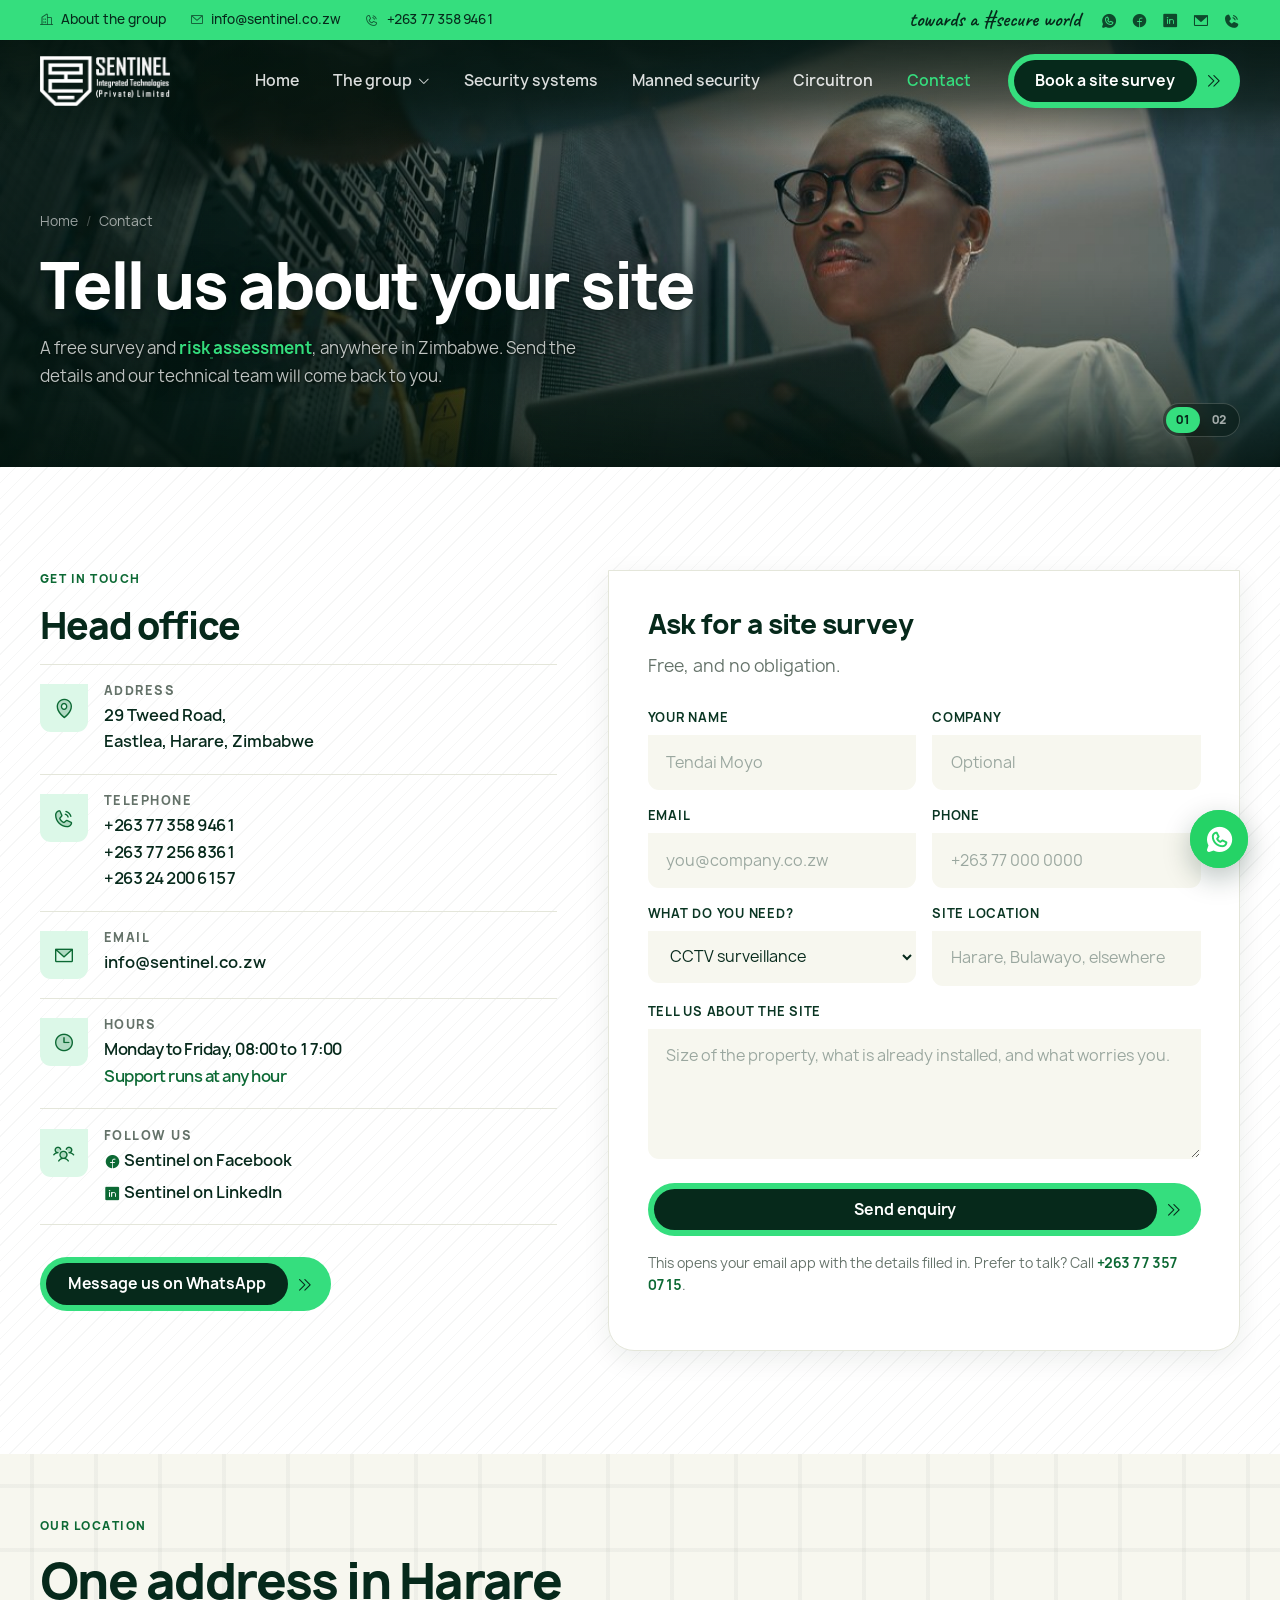
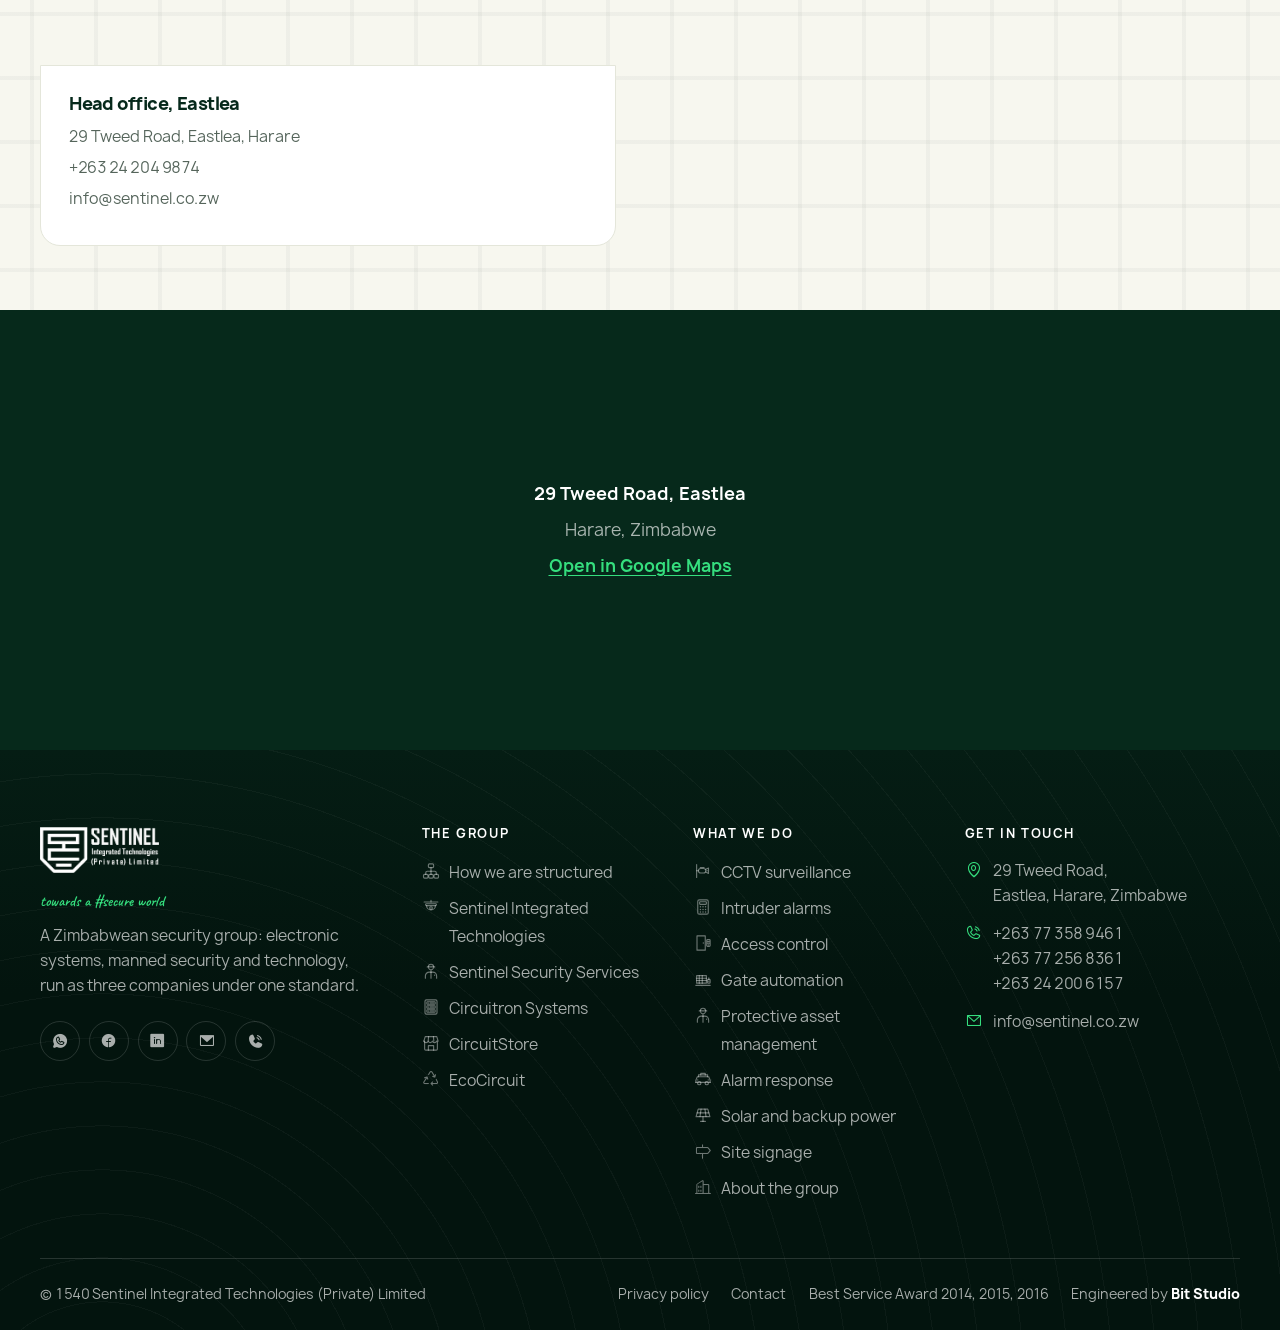
<file: contact.html>
<!DOCTYPE html>
<html lang="en-ZW">
<head>
<meta charset="UTF-8">
<meta name="viewport" content="width=device-width, initial-scale=1, viewport-fit=cover">
<title>Contact: Book a Free Site Survey | Sentinel Integrated Technologies</title>
<meta name="description" content="Contact Sentinel Integrated Technologies in Harare, Zimbabwe. Free site survey and security risk assessment. Call +263 77 358 9461 or email info@sentinel.co.zw.">
<meta name="theme-color" content="#06291B">
<link rel="canonical" href="https://www.sentinel.co.zw/contact.html">

<meta property="og:type" content="website">
<meta property="og:title" content="Contact: Book a Free Site Survey | Sentinel Integrated Technologies">
<meta property="og:description" content="Contact Sentinel Integrated Technologies in Harare, Zimbabwe. Free site survey and security risk assessment. Call +263 77 358 9461 or email info@sentinel.co.zw.">
<meta property="og:image" content="assets/img/brand/flier-1.jpg">
<meta property="og:locale" content="en_ZW">

<link rel="icon" type="image/svg+xml" href="assets/img/brand/mark.svg">
<link rel="icon" type="image/png" sizes="32x32" href="assets/img/brand/favicon-32.png">
<link rel="apple-touch-icon" href="assets/img/brand/favicon-180.png">

<link rel="preload" href="assets/fonts/manrope-400.woff2" as="font" type="font/woff2" crossorigin>
<link rel="preload" href="assets/fonts/manrope-800.woff2" as="font" type="font/woff2" crossorigin>
<link rel="preload" href="assets/fonts/marker.woff2" as="font" type="font/woff2" crossorigin>
<link rel="stylesheet" href="assets/icons/phosphor.css">
<link rel="stylesheet" href="assets/css/style.css">
<script>document.documentElement.classList.add('js');</script>
</head>
<body>
<a class="skip-link" href="#main">Skip to content</a>
<svg xmlns="http://www.w3.org/2000/svg" style="display:none"><symbol id="si-cam-dome" viewBox="0 0 24 24" fill="none" stroke="currentColor" stroke-width="1.5" stroke-linecap="round" stroke-linejoin="round"><title>Dome camera</title><path d="M2.8 5.4h18.4"/><path d="M12 5.4V3.2"/><rect x="4.8" y="7.6" width="14.4" height="2.6" rx="1.1"/><path d="M6.2 10.2a5.8 5.8 0 0 0 11.6 0"/><circle cx="12" cy="13.4" r="1.8"/></symbol><symbol id="si-cam-bullet" viewBox="0 0 24 24" fill="none" stroke="currentColor" stroke-width="1.5" stroke-linecap="round" stroke-linejoin="round"><title>Bullet camera</title><path d="M3.5 3.5v17"/><path d="M3.5 11.6h2.4"/><rect x="5.9" y="8.6" width="9.8" height="6" rx="3"/><path d="M15.7 9.8 19.3 8v7.2l-3.6-1.8"/><path d="M8.4 7.4h5"/><circle cx="17.4" cy="11.6" r="0.85" fill="currentColor" stroke="none"/></symbol><symbol id="si-nvr" viewBox="0 0 24 24" fill="none" stroke="currentColor" stroke-width="1.5" stroke-linecap="round" stroke-linejoin="round"><title>Recorder</title><rect x="2.5" y="5" width="19" height="5" rx="1.5"/><rect x="2.5" y="13" width="19" height="5" rx="1.5"/><circle cx="5.6" cy="7.5" r="0.85" fill="currentColor" stroke="none"/><circle cx="5.6" cy="15.5" r="0.85" fill="currentColor" stroke="none"/><path d="M9 7.5h9"/><path d="M9 15.5h9"/></symbol><symbol id="si-video-wall" viewBox="0 0 24 24" fill="none" stroke="currentColor" stroke-width="1.5" stroke-linecap="round" stroke-linejoin="round"><title>Monitoring wall</title><rect x="2.5" y="3.5" width="8.5" height="6.5" rx="1.2"/><rect x="13" y="3.5" width="8.5" height="6.5" rx="1.2"/><rect x="2.5" y="12" width="8.5" height="6.5" rx="1.2"/><rect x="13" y="12" width="8.5" height="6.5" rx="1.2"/><path d="M8.5 21.5h7"/><path d="M12 18.5v3"/></symbol><symbol id="si-control-room" viewBox="0 0 24 24" fill="none" stroke="currentColor" stroke-width="1.5" stroke-linecap="round" stroke-linejoin="round"><title>Control room</title><rect x="2.6" y="2.5" width="18.8" height="9.6" rx="1.5"/><path d="M5.8 5.4h5.6"/><path d="M5.8 7.4h8.8"/><path d="M5.8 9.4h5.6"/><circle cx="12" cy="15.4" r="2.4"/><path d="M6.2 21.5a5.8 5.8 0 0 1 11.6 0"/></symbol><symbol id="si-alarm-panel" viewBox="0 0 24 24" fill="none" stroke="currentColor" stroke-width="1.5" stroke-linecap="round" stroke-linejoin="round"><title>Alarm panel</title><rect x="5" y="2.5" width="14" height="19" rx="2"/><rect x="7.5" y="5" width="9" height="3.5" rx="0.8"/><circle cx="8.6" cy="11.8" r="1" fill="currentColor" stroke="none"/><circle cx="12" cy="11.8" r="1" fill="currentColor" stroke="none"/><circle cx="15.4" cy="11.8" r="1" fill="currentColor" stroke="none"/><circle cx="8.6" cy="15.2" r="1" fill="currentColor" stroke="none"/><circle cx="12" cy="15.2" r="1" fill="currentColor" stroke="none"/><circle cx="15.4" cy="15.2" r="1" fill="currentColor" stroke="none"/><circle cx="8.6" cy="18.6" r="1" fill="currentColor" stroke="none"/><circle cx="12" cy="18.6" r="1" fill="currentColor" stroke="none"/><circle cx="15.4" cy="18.6" r="1" fill="currentColor" stroke="none"/></symbol><symbol id="si-motion-sensor" viewBox="0 0 24 24" fill="none" stroke="currentColor" stroke-width="1.5" stroke-linecap="round" stroke-linejoin="round"><title>Motion sensor</title><path d="M5.6 3.8h12.8l-1.5 6.1H7.1z"/><path d="M6.3 6.9h11.4"/><path d="M9.4 12.2a3.4 3.4 0 0 0 5.2 0"/><path d="M7.3 13.9a5.9 5.9 0 0 0 9.4 0"/><path d="M5.2 15.6a8.4 8.4 0 0 0 13.6 0"/></symbol><symbol id="si-door-contact" viewBox="0 0 24 24" fill="none" stroke="currentColor" stroke-width="1.5" stroke-linecap="round" stroke-linejoin="round"><title>Door contact</title><path d="M3.5 3.5h7v17h-7z"/><path d="M13.5 3.5h7v17h-7z"/><rect x="8.2" y="9" width="2.3" height="6" rx="0.7"/><rect x="13.5" y="9" width="2.3" height="6" rx="0.7"/><path d="M11.3 10.5v3"/></symbol><symbol id="si-panic-button" viewBox="0 0 24 24" fill="none" stroke="currentColor" stroke-width="1.5" stroke-linecap="round" stroke-linejoin="round"><title>Panic button</title><circle cx="12" cy="12" r="9"/><circle cx="12" cy="12" r="4.2"/><path d="M12 2.2v2.4"/><path d="M12 19.4v2.4"/><path d="M2.2 12h2.4"/><path d="M19.4 12h2.4"/><circle cx="12" cy="12" r="1.5" fill="currentColor" stroke="none"/></symbol><symbol id="si-siren" viewBox="0 0 24 24" fill="none" stroke="currentColor" stroke-width="1.5" stroke-linecap="round" stroke-linejoin="round"><title>Siren</title><path d="M7 12.5a5 5 0 0 1 10 0v4H7z"/><path d="M5.5 19.5h13"/><path d="M7 16.5v3"/><path d="M17 16.5v3"/><path d="M12 3.2v3"/><path d="M5.6 5.6 7.7 7.7"/><path d="M18.4 5.6 16.3 7.7"/><path d="M2.8 12h2.2"/><path d="M19 12h2.2"/></symbol><symbol id="si-fire-detect" viewBox="0 0 24 24" fill="none" stroke="currentColor" stroke-width="1.5" stroke-linecap="round" stroke-linejoin="round"><title>Fire detection</title><circle cx="12" cy="12" r="9"/><circle cx="12" cy="12" r="6.1"/><path d="M12 8.1c1.7 1.6 2.6 2.9 2.6 4.2a2.6 2.6 0 0 1-5.2 0c0-.8.3-1.6 1-2.1.1.6.4 1.1.9 1.3-.3-1.1-.1-2.3.7-3.4z"/></symbol><symbol id="si-access-reader" viewBox="0 0 24 24" fill="none" stroke="currentColor" stroke-width="1.5" stroke-linecap="round" stroke-linejoin="round"><title>Access control</title><path d="M4 2.5h11v19H4z"/><circle cx="12.4" cy="12" r="0.9" fill="currentColor" stroke="none"/><rect x="17" y="7.5" width="4.5" height="9" rx="1.2"/><path d="M18.2 10h2.1"/><path d="M18.2 12.2h2.1"/><circle cx="19.25" cy="14.5" r="0.85" fill="currentColor" stroke="none"/></symbol><symbol id="si-biometric" viewBox="0 0 24 24" fill="none" stroke="currentColor" stroke-width="1.5" stroke-linecap="round" stroke-linejoin="round"><title>Biometric access</title><path d="M12 2.8c-3.4 0-6.2 2.6-6.2 5.8"/><path d="M18.2 8.6c0-3.2-2.8-5.8-6.2-5.8"/><path d="M5.8 13.6V8.6"/><path d="M18.2 8.6v3.1"/><path d="M8.9 8.6a3.1 3.1 0 0 1 6.2 0v6.2"/><path d="M8.9 8.6v8.4"/><path d="M12 8.6v9.9"/><path d="M15.1 17.8a9 9 0 0 1-.6 3"/><path d="M5.9 16.8a9 9 0 0 0 1-3.2"/><path d="M18.1 14.6a12 12 0 0 1-.9 5.4"/></symbol><symbol id="si-turnstile" viewBox="0 0 24 24" fill="none" stroke="currentColor" stroke-width="1.5" stroke-linecap="round" stroke-linejoin="round"><title>Speed gate</title><path d="M2.5 20.5h19"/><rect x="3" y="8.8" width="4.8" height="11.7" rx="1.3"/><rect x="16.2" y="8.8" width="4.8" height="11.7" rx="1.3"/><path d="M7.8 12h3.1"/><path d="M13.1 12h3.1"/><path d="M12 3.4v5.4"/><path d="M9.6 5.8 12 3.4l2.4 2.4"/><circle cx="5.4" cy="15.6" r="0.9" fill="currentColor" stroke="none"/><circle cx="18.6" cy="15.6" r="0.9" fill="currentColor" stroke="none"/></symbol><symbol id="si-intercom" viewBox="0 0 24 24" fill="none" stroke="currentColor" stroke-width="1.5" stroke-linecap="round" stroke-linejoin="round"><title>Video intercom</title><rect x="5.5" y="2.5" width="13" height="19" rx="2"/><rect x="8" y="5" width="8" height="5.5" rx="1"/><circle cx="12" cy="7.75" r="1.15" fill="currentColor" stroke="none"/><path d="M9 13.5h6"/><circle cx="12" cy="17.8" r="2"/><circle cx="12" cy="17.8" r="0.8" fill="currentColor" stroke="none"/></symbol><symbol id="si-gate-motor" viewBox="0 0 24 24" fill="none" stroke="currentColor" stroke-width="1.5" stroke-linecap="round" stroke-linejoin="round"><title>Gate automation</title><path d="M2.5 20.5h19"/><path d="M3.5 7.5h13v10h-13z"/><path d="M3.5 11h13"/><path d="M3.5 14h13"/><path d="M7 7.5v10"/><path d="M11 7.5v10"/><rect x="18" y="12.5" width="3.5" height="5" rx="1"/><path d="M19.75 12.5v-2"/><circle cx="19.75" cy="15" r="0.85" fill="currentColor" stroke="none"/></symbol><symbol id="si-boom-gate" viewBox="0 0 24 24" fill="none" stroke="currentColor" stroke-width="1.5" stroke-linecap="round" stroke-linejoin="round"><title>Boom barrier</title><path d="M2.5 20.5h19"/><rect x="3" y="11" width="4" height="9.5" rx="1.2"/><path d="M7.5 9 21 5.2"/><path d="M9.9 8.3l.6 2.1"/><path d="M13.5 7.3l.6 2.1"/><path d="M17.1 6.3l.6 2.1"/><circle cx="5" cy="14.5" r="0.9" fill="currentColor" stroke="none"/></symbol><symbol id="si-electric-fence" viewBox="0 0 24 24" fill="none" stroke="currentColor" stroke-width="1.5" stroke-linecap="round" stroke-linejoin="round"><title>Electric fencing</title><path d="M4 3.5v17"/><path d="M20 3.5v17"/><path d="M4 6.2h16"/><path d="M4 11h3.8"/><path d="M16.2 11H20"/><path d="M4 15.8h16"/><path d="M4 20h16"/><path d="M13.6 6.6 9.6 12.4h3.4l-2.6 5.8"/></symbol><symbol id="si-perimeter" viewBox="0 0 24 24" fill="none" stroke="currentColor" stroke-width="1.5" stroke-linecap="round" stroke-linejoin="round"><title>Perimeter protection</title><path d="M12 2.5 3.5 6v6c0 4.4 3.6 7.8 8.5 9.5 4.9-1.7 8.5-5.1 8.5-9.5V6z"/><path d="M12 6.3 7 8.4v3.4c0 2.5 2.1 4.6 5 5.7 2.9-1.1 5-3.2 5-5.7V8.4z"/><circle cx="12" cy="11.6" r="1.5" fill="currentColor" stroke="none"/></symbol><symbol id="si-guard" viewBox="0 0 24 24" fill="none" stroke="currentColor" stroke-width="1.5" stroke-linecap="round" stroke-linejoin="round"><title>Manned security</title><path d="M7 6.5h10"/><path d="M8.5 6.5a3.5 3.5 0 0 1 7 0"/><path d="M8.8 8.2a3.4 3.4 0 0 0 6.4 0"/><path d="M12 11.6v2"/><path d="M4.5 21.5v-2.8A5.2 5.2 0 0 1 9.7 13.5h4.6a5.2 5.2 0 0 1 5.2 5.2v2.8"/><path d="M12 13.9v7.6"/><circle cx="16.8" cy="17.5" r="0.9" fill="currentColor" stroke="none"/></symbol><symbol id="si-k9" viewBox="0 0 24 24" fill="none" stroke="currentColor" stroke-width="1.5" stroke-linecap="round" stroke-linejoin="round"><title>K9 unit</title><path d="M7.6 6.6 5.2 3.2 4.1 7.6"/><path d="M16.4 6.6 18.8 3.2l1.1 4.4"/><path d="M5.8 11a6.2 6.2 0 0 1 12.4 0v1.6a6.2 6.2 0 0 1-12.4 0z"/><circle cx="9.5" cy="10.2" r="1" fill="currentColor" stroke="none"/><circle cx="14.5" cy="10.2" r="1" fill="currentColor" stroke="none"/><path d="M10.7 14.2h2.6L12 15.9z"/><path d="M12 15.9v1.5"/></symbol><symbol id="si-patrol" viewBox="0 0 24 24" fill="none" stroke="currentColor" stroke-width="1.5" stroke-linecap="round" stroke-linejoin="round"><title>Response patrol</title><path d="M2.5 16.5v-3l2-4.5h15l2 4.5v3"/><path d="M2.5 16.5h19"/><path d="M6 9V6.5h12V9"/><path d="M9 6.5V4.5h6v2"/><circle cx="7" cy="17.5" r="2.2"/><circle cx="17" cy="17.5" r="2.2"/><circle cx="5" cy="13.2" r="0.85" fill="currentColor" stroke="none"/><circle cx="19" cy="13.2" r="0.85" fill="currentColor" stroke="none"/></symbol><symbol id="si-radio" viewBox="0 0 24 24" fill="none" stroke="currentColor" stroke-width="1.5" stroke-linecap="round" stroke-linejoin="round"><title>Two way radio</title><rect x="7" y="6.5" width="10" height="15" rx="2"/><path d="M14.5 6.5V3.2"/><rect x="9.3" y="9" width="5.4" height="3.2" rx="0.8"/><circle cx="10" cy="15" r="0.9" fill="currentColor" stroke="none"/><circle cx="12" cy="15" r="0.9" fill="currentColor" stroke="none"/><circle cx="14" cy="15" r="0.9" fill="currentColor" stroke="none"/><circle cx="10" cy="17.6" r="0.9" fill="currentColor" stroke="none"/><circle cx="12" cy="17.6" r="0.9" fill="currentColor" stroke="none"/><circle cx="14" cy="17.6" r="0.9" fill="currentColor" stroke="none"/><path d="M17.6 2.4a5.5 5.5 0 0 1 3.9 3.9"/><path d="M17.2 5.3a2.7 2.7 0 0 1 1.5 1.5"/></symbol><symbol id="si-investigate" viewBox="0 0 24 24" fill="none" stroke="currentColor" stroke-width="1.5" stroke-linecap="round" stroke-linejoin="round"><title>Investigations</title><path d="M5 2.5h9l4.5 4.5v6"/><path d="M5 2.5v19h5"/><path d="M13.5 2.5V7h5"/><path d="M7.8 7.5h3.4"/><path d="M7.8 11h5.2"/><circle cx="15.4" cy="15.4" r="4"/><path d="M18.4 18.4 21.5 21.5"/></symbol><symbol id="si-network-rack" viewBox="0 0 24 24" fill="none" stroke="currentColor" stroke-width="1.5" stroke-linecap="round" stroke-linejoin="round"><title>Network rack</title><rect x="4" y="2.5" width="16" height="19" rx="1.8"/><rect x="6.5" y="5" width="11" height="3.4" rx="0.8"/><rect x="6.5" y="10.3" width="11" height="3.4" rx="0.8"/><rect x="6.5" y="15.6" width="11" height="3.4" rx="0.8"/><circle cx="8.6" cy="6.7" r="0.75" fill="currentColor" stroke="none"/><circle cx="8.6" cy="12" r="0.75" fill="currentColor" stroke="none"/><circle cx="8.6" cy="17.3" r="0.75" fill="currentColor" stroke="none"/><path d="M11 6.7h4.4"/><path d="M11 12h4.4"/><path d="M11 17.3h4.4"/></symbol><symbol id="si-cabling" viewBox="0 0 24 24" fill="none" stroke="currentColor" stroke-width="1.5" stroke-linecap="round" stroke-linejoin="round"><title>Structured cabling</title><rect x="4.6" y="2.8" width="14.8" height="5.2" rx="1.4"/><path d="M7.2 5.6v1.2"/><path d="M9.6 5.6v1.2"/><path d="M12 5.6v1.2"/><path d="M14.4 5.6v1.2"/><path d="M16.8 5.6v1.2"/><path d="M12 8v3.4"/><path d="M12 11.4H5.4a1.6 1.6 0 0 0-1.6 1.6v1.9"/><path d="M12 11.4h6.6a1.6 1.6 0 0 1 1.6 1.6v1.9"/><path d="M12 11.4v3.5"/><circle cx="3.8" cy="16.6" r="1.6" fill="currentColor" stroke="none"/><circle cx="12" cy="16.6" r="1.6" fill="currentColor" stroke="none"/><circle cx="20.2" cy="16.6" r="1.6" fill="currentColor" stroke="none"/><path d="M1.8 21.2h4"/><path d="M10 21.2h4"/><path d="M18.2 21.2h4"/></symbol><symbol id="si-dish" viewBox="0 0 24 24" fill="none" stroke="currentColor" stroke-width="1.5" stroke-linecap="round" stroke-linejoin="round"><title>Satellite link</title><ellipse cx="10.4" cy="8.8" rx="7.6" ry="5.6" transform="rotate(-28 10.4 8.8)"/><path d="M10.4 8.8 16.4 4.2"/><circle cx="17.5" cy="3.4" r="1.5"/><path d="M11.9 13.8 13 20.5"/><path d="M9.4 20.5h7"/></symbol><symbol id="si-smart-home" viewBox="0 0 24 24" fill="none" stroke="currentColor" stroke-width="1.5" stroke-linecap="round" stroke-linejoin="round"><title>Smart technology</title><path d="M3.5 10.5 12 3.5l8.5 7"/><path d="M5.6 12.4v8.1h12.8v-8.1"/><path d="M9.6 16.5a3.4 3.4 0 0 1 4.8 0"/><path d="M7.3 14.1a6.7 6.7 0 0 1 9.4 0"/><circle cx="12" cy="18.8" r="1" fill="currentColor" stroke="none"/></symbol><symbol id="si-smart-switch" viewBox="0 0 24 24" fill="none" stroke="currentColor" stroke-width="1.5" stroke-linecap="round" stroke-linejoin="round"><title>Smart switch</title><rect x="3.5" y="5" width="17" height="14" rx="2"/><rect x="7" y="8" width="10" height="8" rx="1.4"/><path d="M7 12h10"/><circle cx="12" cy="10" r="0.9" fill="currentColor" stroke="none"/></symbol><symbol id="si-inverter" viewBox="0 0 24 24" fill="none" stroke="currentColor" stroke-width="1.5" stroke-linecap="round" stroke-linejoin="round"><title>Backup power</title><rect x="2.5" y="5.5" width="19" height="13" rx="2"/><path d="M12 5.5v13"/><path d="M8.6 9.2 6 12.6h3l-1.4 2.9"/><path d="M15 11h4.2"/><path d="M15 14.2h4.2"/><path d="M6 20.5h3"/><path d="M15 20.5h3"/></symbol><symbol id="si-solar" viewBox="0 0 24 24" fill="none" stroke="currentColor" stroke-width="1.5" stroke-linecap="round" stroke-linejoin="round"><title>Solar</title><path d="M2.8 14.2 5.6 4.2h12.8l2.8 10z"/><path d="M4.2 9.2h15.6"/><path d="M9.4 4.2 8 14.2"/><path d="M14.6 4.2l1.4 10"/><path d="M12 14.2v6.3"/><path d="M8.8 20.5h6.4"/></symbol><symbol id="si-e-waste" viewBox="0 0 24 24" fill="none" stroke="currentColor" stroke-width="1.5" stroke-linecap="round" stroke-linejoin="round"><title>Electronic waste</title><rect x="9.3" y="9.3" width="5.4" height="5.4" rx="1"/><path d="M9.3 11H7.7"/><path d="M9.3 13H7.7"/><path d="M14.7 11h1.6"/><path d="M14.7 13h1.6"/><path d="M4.6 15a8.2 8.2 0 0 1 2.3-10"/><path d="M6.9 5 6.4 8.1"/><path d="M6.9 5 9.9 5.8"/><path d="M19.4 9a8.2 8.2 0 0 1-2.3 10"/><path d="M17.1 19l.5-3.1"/><path d="M17.1 19 14.1 18.2"/></symbol><symbol id="si-storefront" viewBox="0 0 24 24" fill="none" stroke="currentColor" stroke-width="1.5" stroke-linecap="round" stroke-linejoin="round"><title>Retail</title><path d="M3.5 9.5V20a1.5 1.5 0 0 0 1.5 1.5h14a1.5 1.5 0 0 0 1.5-1.5V9.5"/><path d="M2.5 9.5 4.3 3.5h15.4l1.8 6"/><path d="M8.8 3.5 8.2 9.5"/><path d="M15.2 3.5l.6 6"/><path d="M2.5 9.5a3 3 0 0 0 5.7 0 3 3 0 0 0 5.6 0 3 3 0 0 0 5.7 0"/><path d="M8.5 21.5v-6h7v6"/></symbol><symbol id="si-cart" viewBox="0 0 24 24" fill="none" stroke="currentColor" stroke-width="1.5" stroke-linecap="round" stroke-linejoin="round"><title>Online store</title><path d="M2.5 3.5h2.8l2.6 11.4h10l2.1-8.2H6.3"/><circle cx="9.4" cy="19.2" r="1.8"/><circle cx="17.2" cy="19.2" r="1.8"/><path d="M13 8.5v3.6"/><path d="M11.2 10.3h3.6"/></symbol><symbol id="si-group-tree" viewBox="0 0 24 24" fill="none" stroke="currentColor" stroke-width="1.5" stroke-linecap="round" stroke-linejoin="round"><title>Group structure</title><rect x="8.5" y="2.5" width="7" height="5" rx="1.4"/><rect x="2" y="16.5" width="6" height="5" rx="1.4"/><rect x="9" y="16.5" width="6" height="5" rx="1.4"/><rect x="16" y="16.5" width="6" height="5" rx="1.4"/><path d="M12 7.5v4.6"/><path d="M5 16.5v-2.2a2 2 0 0 1 2-2h10a2 2 0 0 1 2 2v2.2"/><path d="M12 12.1v4.4"/></symbol></svg>


<!-- ===== Utility bar ===== -->
<div class="topbar">
  <div class="container topbar__inner">
    <ul class="topbar__list">
      <li><i class="ph ph-buildings i-xs" aria-hidden="true"></i> <a href="about.html">About the group</a></li>
      <li><i class="ph ph-envelope-simple i-xs" aria-hidden="true"></i> <a href="mailto:info@sentinel.co.zw">info@sentinel.co.zw</a></li>
      <li><i class="ph ph-phone-call i-xs" aria-hidden="true"></i> <a href="tel:+263773589461" class="num">+263 77 358 9461</a></li>
    </ul>
    <div class="topbar__social">
      <span class="script">towards a #secure world</span>
      <a href="https://wa.me/263773589461" aria-label="Message Sentinel on WhatsApp" rel="noopener"><i class="ph-fill ph-whatsapp-logo i-sm" aria-hidden="true"></i></a>
      <a href="https://www.facebook.com/profile.php?id=61594591624503" aria-label="Sentinel on Facebook" target="_blank" rel="noopener"><i class="ph-fill ph-facebook-logo i-sm" aria-hidden="true"></i></a>
      <a href="https://www.linkedin.com/company/sentinelzw/" aria-label="Sentinel on LinkedIn" target="_blank" rel="noopener"><i class="ph-fill ph-linkedin-logo i-sm" aria-hidden="true"></i></a>
      <a class="topbar__hide-sm" href="mailto:info@sentinel.co.zw" aria-label="Email Sentinel"><i class="ph-fill ph-envelope-simple i-sm" aria-hidden="true"></i></a>
      <a class="topbar__hide-sm" href="tel:+263773589461" aria-label="Call Sentinel"><i class="ph-fill ph-phone-call i-sm" aria-hidden="true"></i></a>
    </div>
  </div>
</div>

<!-- ===== Header ===== -->
<header class="header">
  <div class="container header__inner">
    <a class="brand" href="index.html" aria-label="Sentinel Integrated Technologies, home">
      <img class="brand__light" src="assets/img/brand/sit-lockup-white.png" alt="Sentinel Integrated Technologies" width="555" height="214">
      <img class="brand__dark" src="assets/img/brand/sit-lockup.png" alt="" aria-hidden="true" width="555" height="214">
    </a>

    <nav class="nav" aria-label="Primary">
      <ul class="nav__list">
        <li><a class="nav__link" href="index.html">Home</a></li>
        <li class="nav__has-mega"><a class="nav__link" href="group.html" aria-expanded="false" aria-controls="mega" data-mega>The group <i class="ph ph-caret-down i-xs" aria-hidden="true"></i></a></li>
        <li><a class="nav__link" href="services.html">Security systems</a></li>
        <li><a class="nav__link" href="security-services.html">Manned security</a></li>
        <li><a class="nav__link" href="circuitron.html">Circuitron</a></li>
        <li><a class="nav__link" href="contact.html" aria-current="page">Contact</a></li>
      </ul>
      <div class="mega" id="mega" hidden>
        <div class="container mega__inner">
          <a class="mega__parent" href="group.html">
            <span class="mega__mark"><svg class="si i-lg" aria-hidden="true" focusable="false"><use href="#si-group-tree"/></svg></span>
            <span>
              <strong>Sentinel, the group</strong>
              <small>One holding company, three operating businesses, one standard of work.</small>
            </span>
            <span class="mega__go">See the structure <i class="ph ph-caret-double-right i-xs" aria-hidden="true"></i></span>
          </a>
          <div class="mega__grid">
        <a class="mega__card" href="services.html">
          <span class="mega__logo"><img class="clogo" src="assets/img/brand/sit-lockup.png" alt="Sentinel Integrated Technologies" style="height:34px;width:88px" loading="lazy" width="555" height="214"></span>
          <small>Electronic security technology</small>
          <span class="mega__chips"><i>CCTV</i><i>Alarms</i><i>Access control</i><i>Fire</i></span>
          
        </a>
        <a class="mega__card" href="security-services.html">
          <span class="mega__logo"><img class="clogo" src="assets/img/brand/sentinel-security-services.svg" alt="Sentinel Security Services" width="102" height="34" style="height:34px;width:102px" loading="lazy"></span>
          <small>Security operations</small>
          <span class="mega__chips"><i>Manned security</i><i>Dog units</i><i>Response</i><i>Investigations</i></span>
          
        </a>
        <a class="mega__card" href="circuitron.html">
          <span class="mega__logo"><img class="clogo" src="assets/img/brand/circuitron-logo.png" alt="Circuitron Systems" style="height:34px;width:107px" loading="lazy" width="531" height="169"></span>
          <small>Technology and systems</small>
          <span class="mega__chips"><i>Communications</i><i>Automation</i><i>Electronics</i><i>Retail</i></span>
          <span class="mega__units"><a href="circuitron.html#circuitstore">CircuitStore</a> <a href="circuitron.html#ecocircuit">EcoCircuit</a></span>
        </a>
          </div>
        </div>
      </div>
    </nav>

    <div class="header__cta"><a class="pbtn" href="contact.html"><span class="pbtn__label"><span class="lbl-full">Book a site survey</span><span class="lbl-brief">Free survey</span></span><span class="pbtn__chev"><i class="ph ph-caret-double-right i-sm" aria-hidden="true"></i></span></a></div>

    <button class="nav-toggle" type="button" aria-expanded="false" aria-controls="drawer" aria-label="Open menu">
      <span></span><span></span><span></span>
    </button>
  </div>
</header>

<div class="drawer" id="drawer">
  <div class="drawer__top">
    <a class="drawer__brand" href="index.html" aria-label="Sentinel Integrated Technologies home">
      <img src="assets/img/brand/sit-lockup-white.png" alt="" width="555" height="214">
    </a>
    <button class="drawer__close" type="button" data-drawer-close aria-label="Close menu">
      <svg viewBox="0 0 24 24" aria-hidden="true" focusable="false">
        <path d="M6 6 18 18M18 6 6 18"/>
      </svg>
    </button>
  </div>
  <nav class="drawer__list" aria-label="Mobile">
    <a href="index.html">Home <span class="num">01</span></a>
    <a href="group.html">The group <span class="num">02</span></a>
    <a href="services.html">Security systems <span class="num">03</span></a>
    <a href="security-services.html">Manned security <span class="num">04</span></a>
    <a href="circuitron.html">Circuitron <span class="num">05</span></a>
    <a href="contact.html">Contact <span class="num">06</span></a>
    <a href="about.html">About <span class="num">07</span></a>
  </nav>
  <div class="drawer__foot">
    <a href="tel:+263773589461" class="num">+263 77 358 9461</a>
    <a href="mailto:info@sentinel.co.zw">info@sentinel.co.zw</a>
    <p>29 Tweed Road, Eastlea, Harare</p>
    <a class="pbtn pbtn--block" href="contact.html"><span class="pbtn__label">Book a site survey</span><span class="pbtn__chev"><i class="ph ph-caret-double-right i-sm" aria-hidden="true"></i></span></a>
  </div>
</div>

<main id="main">

  <section class="phero">
    <div class="phero__media" data-phero>
      <div class="phero__slide is-active"><img src="assets/img/photos/technician-panel-1200.jpg" srcset="assets/img/photos/technician-panel-640.jpg 640w, assets/img/photos/technician-panel-1200.jpg 1200w" sizes="70vw" alt="A technician checking a rack on a tablet" data-focus="63 17 76 46" fetchpriority="high" width="1200" height="608"></div>
      <div class="phero__slide"><img src="assets/img/photos/vehicle-checkpoint-1200.jpg" srcset="assets/img/photos/vehicle-checkpoint-640.jpg 640w, assets/img/photos/vehicle-checkpoint-1200.jpg 1200w" sizes="70vw" alt="An officer checking a vehicle at a gate" data-focus="54 11 69 33" loading="lazy" width="1200" height="800"></div>
    </div>
    <div class="phero__scrim"></div>
    <div class="pswitch" role="group" aria-label="Hero picture">
      <button class="pswitch__seg is-active" type="button" aria-pressed="true" aria-label="Show picture 1 of 2" data-phero-go="0"><span class="num">01</span></button>
      <button class="pswitch__seg" type="button" aria-pressed="false" aria-label="Show picture 2 of 2" data-phero-go="1"><span class="num">02</span></button>
    </div>
    <div class="container" data-obstacle>
      <nav class="crumb" aria-label="Breadcrumb"><a href="index.html">Home</a> <i class="sep">/</i> <span>Contact</span></nav>
      <h1 class="h-1">Tell us about your site</h1>
      <p class="lead" data-stream>A free survey and <a class="clink" href="security-services.html#investigations">risk assessment</a>, anywhere in Zimbabwe. Send the details and our technical team will come back to you.</p>
    </div>
  </section>

  <section class="section section--white pat pat-hatch">
    <div class="container contact-grid">
      <div data-reveal>
        <p class="overline">Get in touch</p>
        <h2 class="h-2" style="font-size:clamp(1.7rem,2.8vw,2.3rem)">Head office</h2>

        <div class="cinfo">
          <span class="cinfo__icon"><i class="ph-duotone ph-map-pin i-md" aria-hidden="true"></i></span>
          <div><h3>Address</h3><p>29 Tweed Road,<br>Eastlea, Harare, Zimbabwe</p></div>
        </div>
        <div class="cinfo">
          <span class="cinfo__icon"><i class="ph-duotone ph-phone-call i-md" aria-hidden="true"></i></span>
          <div><h3>Telephone</h3>
            <a href="tel:+263773589461" class="num">+263 77 358 9461</a>
            <a href="tel:+263772568361" class="num">+263 77 256 8361</a>
            <a href="tel:+263242006157" class="num">+263 24 200 6157</a>
          </div>
        </div>
        <div class="cinfo">
          <span class="cinfo__icon"><i class="ph-duotone ph-envelope-simple i-md" aria-hidden="true"></i></span>
          <div><h3>Email</h3><a href="mailto:info@sentinel.co.zw">info@sentinel.co.zw</a></div>
        </div>
        <div class="cinfo">
          <span class="cinfo__icon"><i class="ph-duotone ph-clock i-md" aria-hidden="true"></i></span>
          <div><h3>Hours</h3><p class="num">Monday to Friday, 08:00 to 17:00<br><span class="accent">Support runs at any hour</span></p></div>
        </div>
        <div class="cinfo">
          <span class="cinfo__icon"><i class="ph-duotone ph-users-three i-md" aria-hidden="true"></i></span>
          <div><h3>Follow us</h3>
            <a class="cinfo__social" href="https://www.facebook.com/profile.php?id=61594591624503" target="_blank" rel="noopener"><i class="ph-fill ph-facebook-logo i-sm" aria-hidden="true"></i> Sentinel on Facebook</a>
            <a class="cinfo__social" href="https://www.linkedin.com/company/sentinelzw/" target="_blank" rel="noopener"><i class="ph-fill ph-linkedin-logo i-sm" aria-hidden="true"></i> Sentinel on LinkedIn</a>
          </div>
        </div>

        <div style="margin-top:2rem"><a class="pbtn" href="https://wa.me/263773589461" rel="noopener"><span class="pbtn__label">Message us on WhatsApp</span><span class="pbtn__chev"><i class="ph ph-caret-double-right i-sm" aria-hidden="true"></i></span></a></div>
      </div>

      <div class="formcard" data-reveal>
        <h2 class="h-3">Ask for a site survey</h2>
        <p class="muted" style="margin-bottom:1.75rem">Free, and no obligation.</p>

        <form data-contact-form novalidate>
          <div class="form-grid">
            <div class="field"><label for="name">Your name</label>
              <input id="name" name="name" type="text" autocomplete="name" placeholder="Tendai Moyo" required></div>
            <div class="field"><label for="company">Company</label>
              <input id="company" name="company" type="text" autocomplete="organization" placeholder="Optional"></div>
            <div class="field"><label for="email">Email</label>
              <input id="email" name="email" type="email" autocomplete="email" placeholder="you@company.co.zw" required></div>
            <div class="field"><label for="phone">Phone</label>
              <input id="phone" name="phone" type="tel" autocomplete="tel" placeholder="+263 77 000 0000"></div>
            <div class="field"><label for="service">What do you need?</label>
              <select id="service" name="service">
                <option>CCTV surveillance</option><option>Intruder alarms</option>
                <option>Access control</option><option>Fire detection</option>
                <option>Man traps</option><option>Physical access control</option>
                <option>Solar and renewable energy</option><option>Security risk assessment</option>
                <option>Something else</option>
              </select></div>
            <div class="field"><label for="location">Site location</label>
              <input id="location" name="location" type="text" placeholder="Harare, Bulawayo, elsewhere"></div>
            <div class="field field--full"><label for="message">Tell us about the site</label>
              <textarea id="message" name="message" placeholder="Size of the property, what is already installed, and what worries you."></textarea></div>
          </div>

          <button class="pbtn pbtn--block" type="submit" style="margin-top:1.5rem">
            <span class="pbtn__label">Send enquiry</span><span class="pbtn__chev"><i class="ph ph-caret-double-right i-sm" aria-hidden="true"></i></span>
          </button>
          <p class="form-note">This opens your email app with the details filled in. Prefer to talk? Call <a href="tel:+263773589461" class="num">+263 77 358 9461</a>.</p>
          <p class="form-status" role="status"></p>
        </form>
      </div>
    </div>
  </section>

  <section class="section section--tight section--cream pat pat-cross">
    <div class="container">
      <div class="shead" data-reveal>
        <div>
          <p class="overline">Our location</p>
          <h2 class="h-2 shead__title" data-reveal data-anim="wipe">One address in Harare</h2>
        </div>
        
      </div>

      <div class="grid grid--solo">
        <div class="office" data-reveal>
          <h3>Head office, Eastlea</h3>
          <p>29 Tweed Road, Eastlea, Harare</p>
          <a href="tel:+263242006157" class="num">+263 24 200 6157</a>
          <a href="mailto:info@sentinel.co.zw">info@sentinel.co.zw</a>
        </div>
      </div>
    </div>
  </section>

  <section class="map-wrap" aria-label="Map of our head office">
    <div class="map-wrap__fallback" aria-hidden="true">
      <strong>29 Tweed Road, Eastlea</strong>
      <span>Harare, Zimbabwe</span>
      <a href="https://www.google.com/maps/search/?api=1&amp;query=29+Tweed+Road%2C+Eastlea%2C+Harare%2C+Zimbabwe" rel="noopener">Open in Google Maps</a>
    </div>
    <iframe class="map-embed"
      src="https://www.google.com/maps?q=29%20Tweed%20Road%2C%20Eastlea%2C%20Harare%2C%20Zimbabwe&output=embed"
      title="Map showing 29 Tweed Road, Eastlea, Harare"
      loading="lazy" referrerpolicy="no-referrer-when-downgrade" allowfullscreen></iframe>
  </section>

</main>

<!-- ===== Footer ===== -->
<footer class="footer pat pat-rings">
  <div class="container">
    <div class="footer__top">
      <div class="footer__brand">
        <a href="index.html" aria-label="Sentinel Integrated Technologies, home">
          <img src="assets/img/brand/sit-lockup-white.png" alt="Sentinel Integrated Technologies" loading="lazy" width="555" height="214">
        </a>
        <p class="script footer__tagline">towards a #secure world</p>
        <p>A Zimbabwean security group: electronic systems, manned security and technology, run as three companies under one standard.</p>
        <div class="socials">
          <a href="https://wa.me/263773589461" aria-label="Message Sentinel on WhatsApp" rel="noopener"><i class="ph-fill ph-whatsapp-logo i-sm" aria-hidden="true"></i></a>
          <a href="https://www.facebook.com/profile.php?id=61594591624503" aria-label="Sentinel on Facebook" target="_blank" rel="noopener"><i class="ph-fill ph-facebook-logo i-sm" aria-hidden="true"></i></a>
          <a href="https://www.linkedin.com/company/sentinelzw/" aria-label="Sentinel on LinkedIn" target="_blank" rel="noopener"><i class="ph-fill ph-linkedin-logo i-sm" aria-hidden="true"></i></a>
          <a href="mailto:info@sentinel.co.zw" aria-label="Email Sentinel"><i class="ph-fill ph-envelope-simple i-sm" aria-hidden="true"></i></a>
          <a href="tel:+263773589461" aria-label="Call Sentinel"><i class="ph-fill ph-phone-call i-sm" aria-hidden="true"></i></a>
        </div>
      </div>

      <div>
        <h4>The group</h4>
        <ul class="footer__links">
          <li><span class="li-ico" aria-hidden="true"><svg class="si i-sm" aria-hidden="true" focusable="false"><use href="#si-group-tree"/></svg></span><span><a href="group.html">How we are structured</a></span></li>
          <li><span class="li-ico" aria-hidden="true"><svg class="si i-sm" aria-hidden="true" focusable="false"><use href="#si-cam-dome"/></svg></span><span><a href="services.html">Sentinel Integrated Technologies</a></span></li>
          <li><span class="li-ico" aria-hidden="true"><svg class="si i-sm" aria-hidden="true" focusable="false"><use href="#si-guard"/></svg></span><span><a href="security-services.html">Sentinel Security Services</a></span></li>
          <li><span class="li-ico" aria-hidden="true"><svg class="si i-sm" aria-hidden="true" focusable="false"><use href="#si-network-rack"/></svg></span><span><a href="circuitron.html">Circuitron Systems</a></span></li>
          <li><span class="li-ico" aria-hidden="true"><svg class="si i-sm" aria-hidden="true" focusable="false"><use href="#si-storefront"/></svg></span><span><a href="circuitron.html#circuitstore">CircuitStore</a></span></li>
          <li><span class="li-ico" aria-hidden="true"><i class="ph ph-recycle i-sm" aria-hidden="true"></i></span><span><a href="circuitron.html#ecocircuit">EcoCircuit</a></span></li>
        </ul>
      </div>

      <div>
        <h4>What we do</h4>
        <ul class="footer__links">
          <li><span class="li-ico" aria-hidden="true"><svg class="si i-sm" aria-hidden="true" focusable="false"><use href="#si-cam-bullet"/></svg></span><span><a href="services.html#cctv">CCTV surveillance</a></span></li>
          <li><span class="li-ico" aria-hidden="true"><svg class="si i-sm" aria-hidden="true" focusable="false"><use href="#si-alarm-panel"/></svg></span><span><a href="services.html#alarms">Intruder alarms</a></span></li>
          <li><span class="li-ico" aria-hidden="true"><svg class="si i-sm" aria-hidden="true" focusable="false"><use href="#si-access-reader"/></svg></span><span><a href="services.html#access">Access control</a></span></li>
          <li><span class="li-ico" aria-hidden="true"><svg class="si i-sm" aria-hidden="true" focusable="false"><use href="#si-gate-motor"/></svg></span><span><a href="services.html#gates">Gate automation</a></span></li>
          <li><span class="li-ico" aria-hidden="true"><svg class="si i-sm" aria-hidden="true" focusable="false"><use href="#si-guard"/></svg></span><span><a href="security-services.html#manned">Protective asset management</a></span></li>
          <li><span class="li-ico" aria-hidden="true"><svg class="si i-sm" aria-hidden="true" focusable="false"><use href="#si-patrol"/></svg></span><span><a href="security-services.html#response">Alarm response</a></span></li>
          <li><span class="li-ico" aria-hidden="true"><svg class="si i-sm" aria-hidden="true" focusable="false"><use href="#si-solar"/></svg></span><span><a href="renewable-energy.html">Solar and backup power</a></span></li>
          <li><span class="li-ico" aria-hidden="true"><i class="ph ph-signpost i-sm" aria-hidden="true"></i></span><span><a href="signage.html">Site signage</a></span></li>
          <li><span class="li-ico" aria-hidden="true"><i class="ph ph-buildings i-sm" aria-hidden="true"></i></span><span><a href="about.html">About the group</a></span></li>
        </ul>
      </div>

      <div>
        <h4>Get in touch</h4>
        <ul class="footer__contact">
          <li><i class="ph ph-map-pin i-sm" aria-hidden="true"></i><span>29 Tweed Road,<br>Eastlea, Harare, Zimbabwe</span></li>
          <li><i class="ph ph-phone-call i-sm" aria-hidden="true"></i><span class="num">
              <a href="tel:+263773589461">+263 77 358 9461</a>
              <a href="tel:+263772568361">+263 77 256 8361</a>
              <a href="tel:+263242006157">+263 24 200 6157</a>
            </span></li>
          <li><i class="ph ph-envelope-simple i-sm" aria-hidden="true"></i><a href="mailto:info@sentinel.co.zw">info@sentinel.co.zw</a></li>
        </ul>
      </div>
    </div>

    <div class="footer__bottom">
      <p style="margin:0">&copy; <span data-year class="num">2026</span> Sentinel Integrated Technologies (Private) Limited</p>
      <nav aria-label="Legal">
        <a href="privacy.html">Privacy policy</a>
        <a href="contact.html">Contact</a>
        <a href="about.html#recognition">Best Service Award 2014, 2015, 2016</a>
        <a class="footer__by" href="https://bitstudio.co.zw" rel="noopener">Engineered by <strong>Bit Studio</strong></a>
      </nav>
    </div>
  </div>
</footer>

<!-- ===== Floating contact rail ===== -->
<div class="fab-rail">
  <button class="to-top" type="button" aria-label="Back to top"><i class="ph ph-arrow-up i-sm" aria-hidden="true"></i></button>

  <div class="wa" data-wa>
    <div class="wa__panel" id="wa-panel" role="dialog" aria-label="Contact Sentinel on WhatsApp">
      <div class="wa__head">
        <i class="ph-fill ph-whatsapp-logo i-md" aria-hidden="true"></i>
        <span>
          <strong>Sentinel on WhatsApp</strong>
          <span>Usually replies within the hour</span>
        </span>
      </div>
      <div class="wa__body">
        <a class="wa__opt" href="https://wa.me/263773589461?text=Hello%20Sentinel%2C%20I%20would%20like%20to%20ask%20about%20a%20security%20system%20for%20my%20property." target="_blank" rel="noopener">
          <i class="ph-duotone ph-chat-circle-dots i-md" aria-hidden="true"></i>
          <span>
            <strong>Make an enquiry</strong>
            <small>Prices and site surveys</small>
          </span>
          <i class="ph ph-caret-double-right i-xs" aria-hidden="true"></i>
        </a>
        <a class="wa__opt" href="https://chat.whatsapp.com/" target="_blank" rel="noopener">
          <i class="ph-duotone ph-users-three i-md" aria-hidden="true"></i>
          <span>
            <strong>Join the community</strong>
            <small>Security tips from our team</small>
          </span>
          <i class="ph ph-caret-double-right i-xs" aria-hidden="true"></i>
        </a>
      </div>
      <p class="wa__foot">Opens WhatsApp. Standard message rates apply.</p>
    </div>

    <button class="wa__toggle" type="button" data-wa-toggle
            aria-expanded="false" aria-controls="wa-panel" aria-label="Contact us on WhatsApp">
      <i class="ph-fill ph-whatsapp-logo i-md wa__open" aria-hidden="true"></i>
      <i class="ph ph-x i-md wa__close" aria-hidden="true"></i>
    </button>
  </div>
</div>

<script src="assets/js/main.js" defer></script>
</body>
</html>
</file>
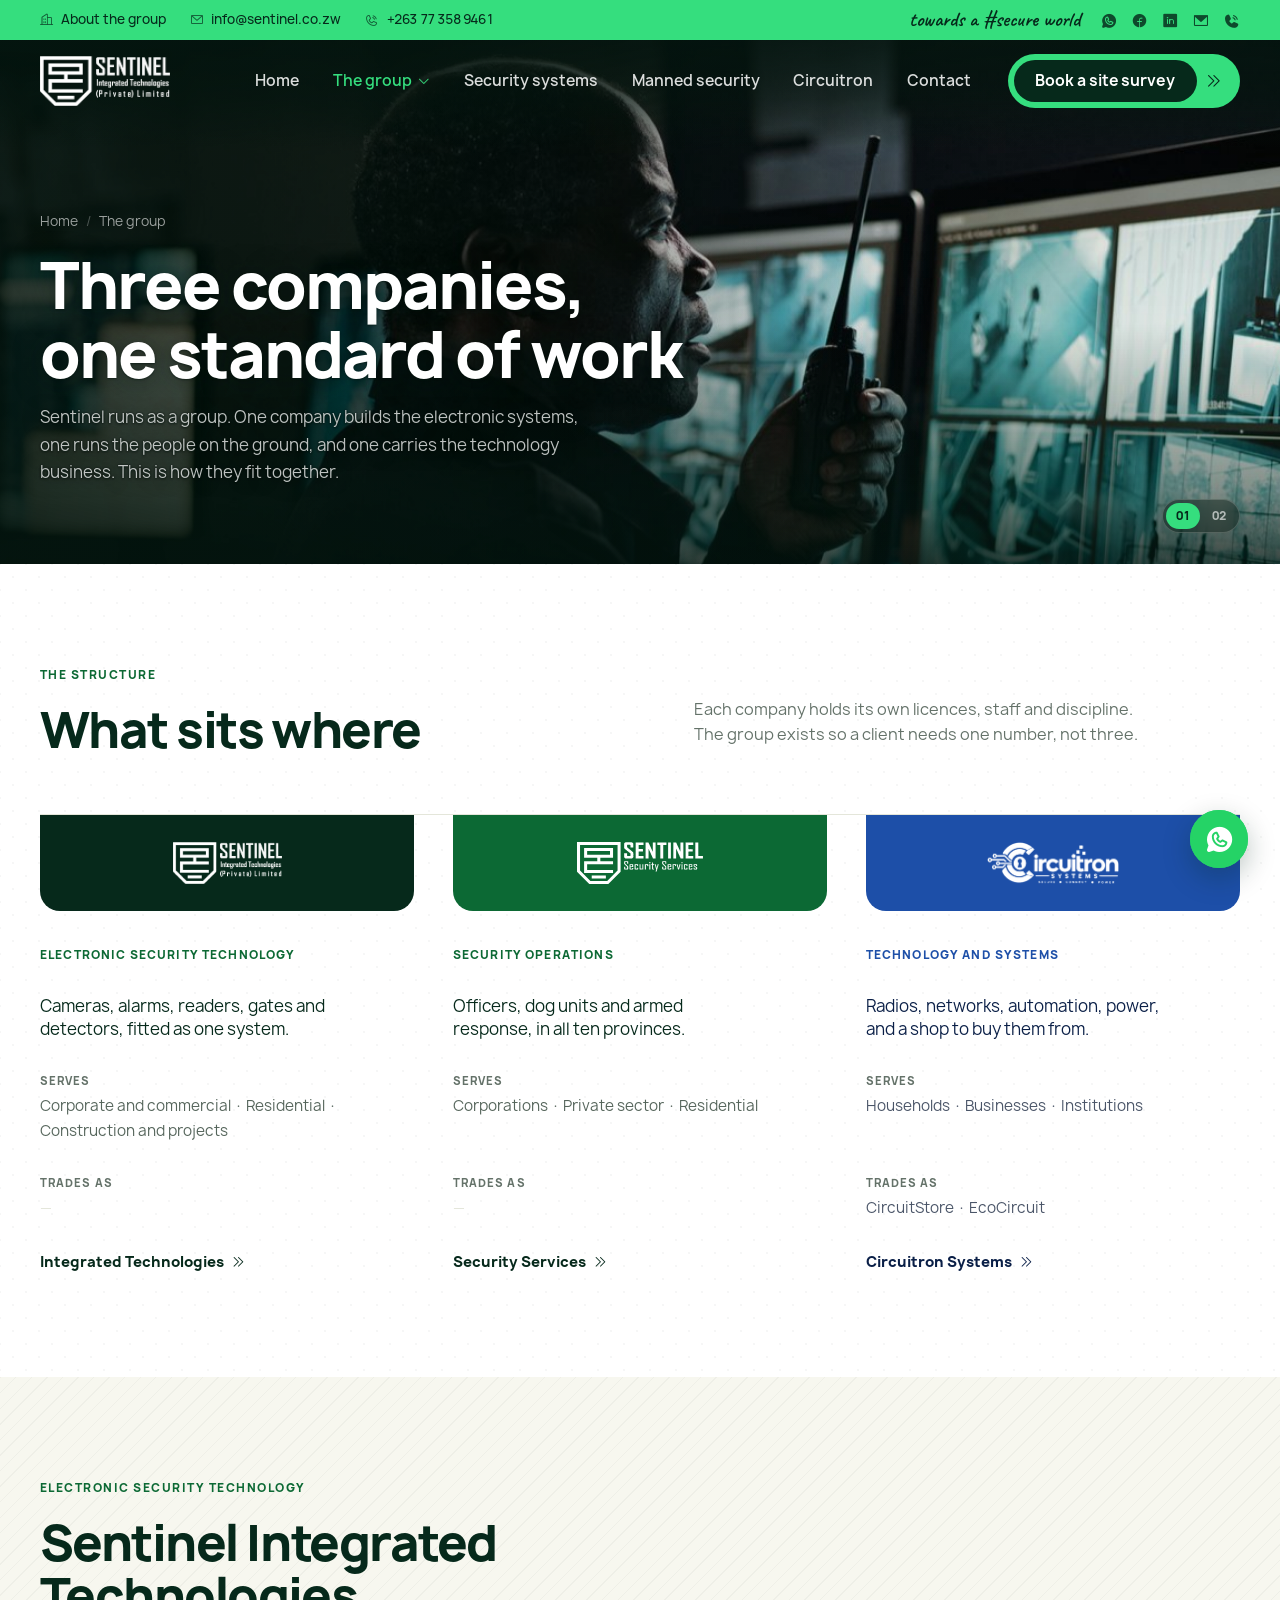
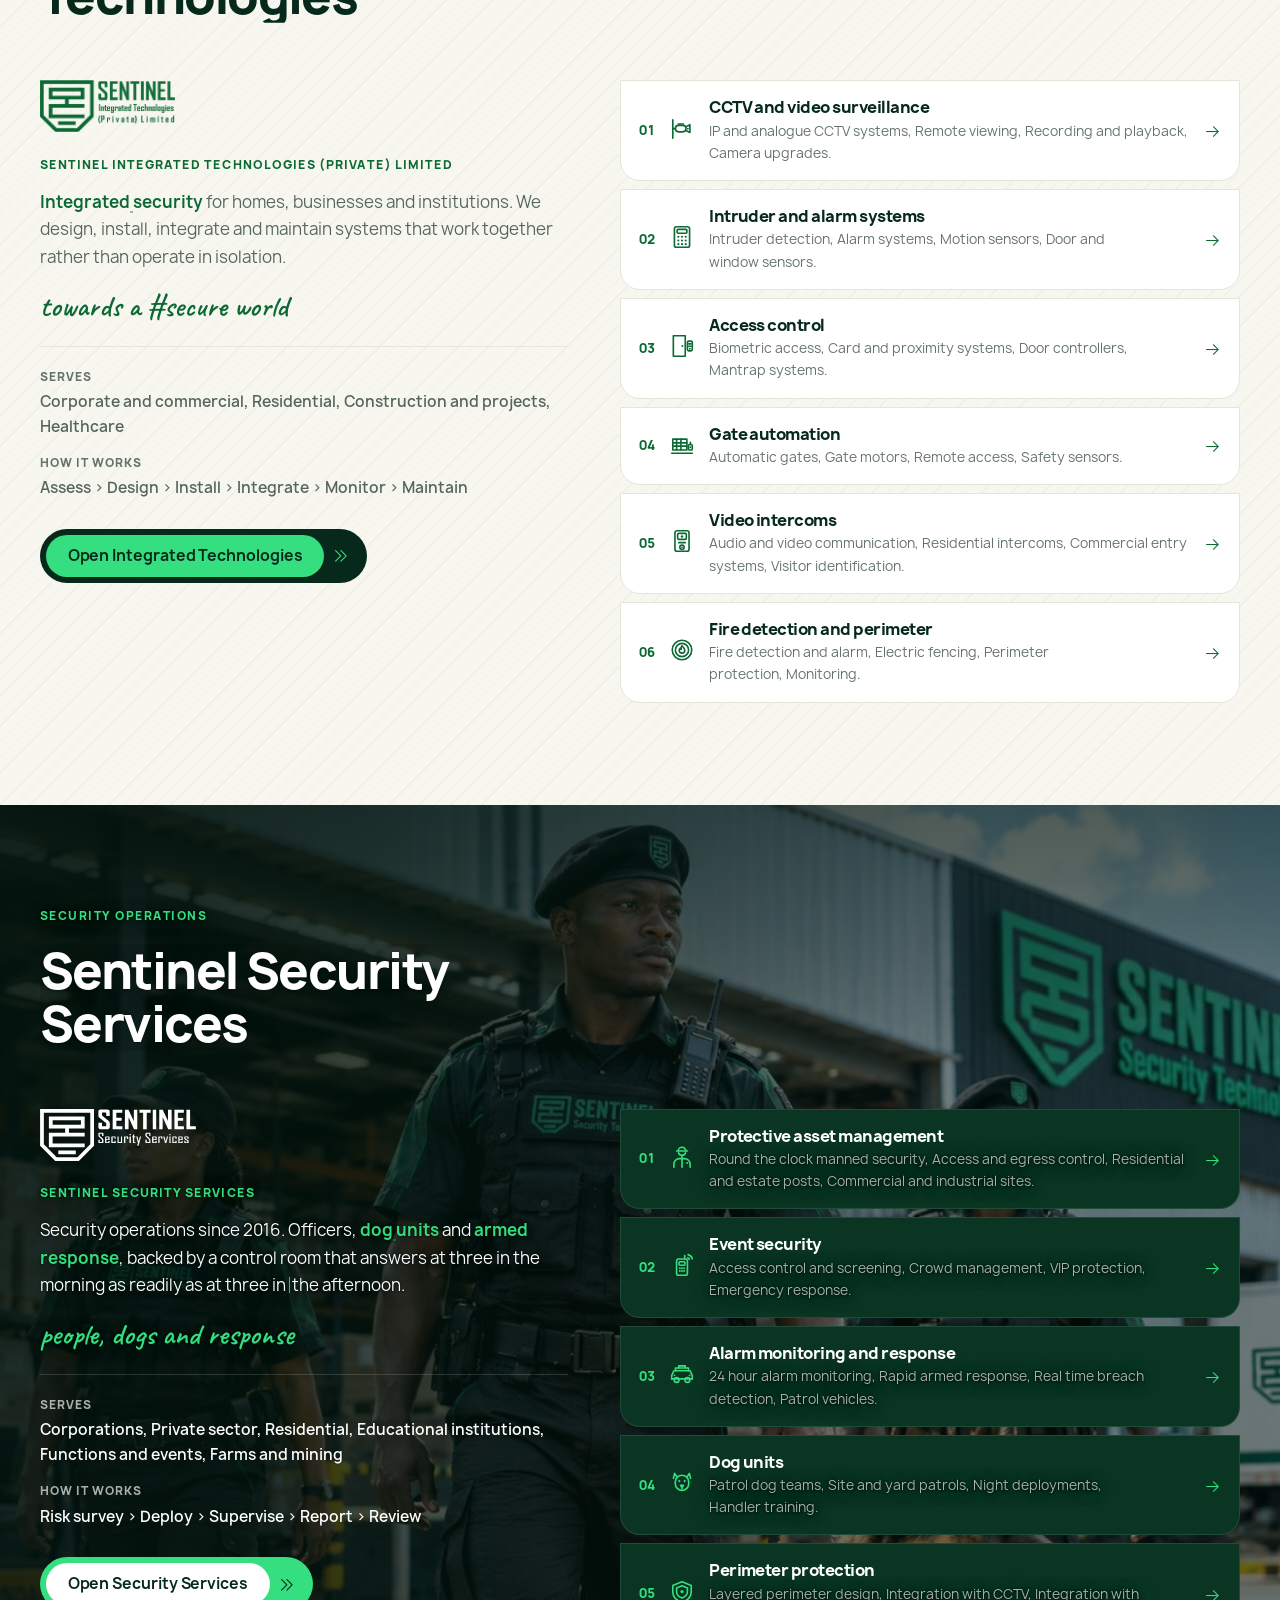
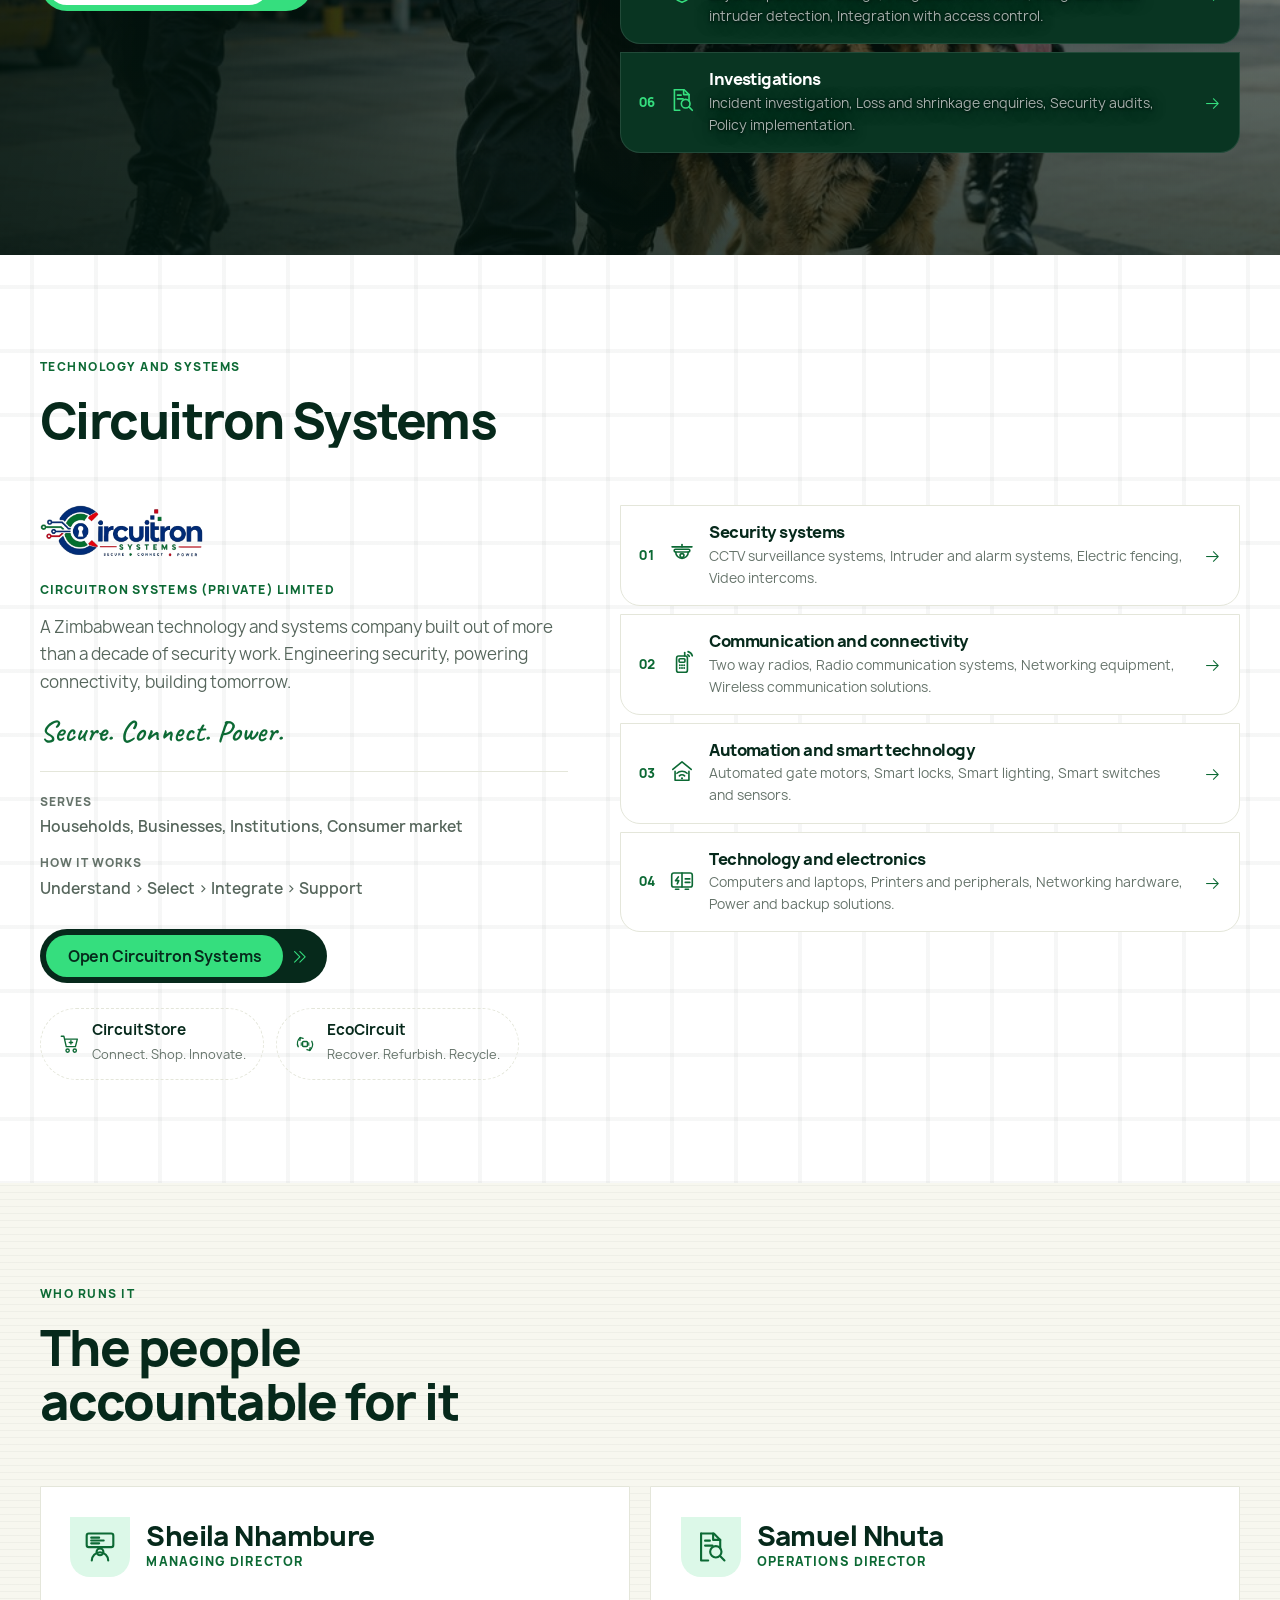
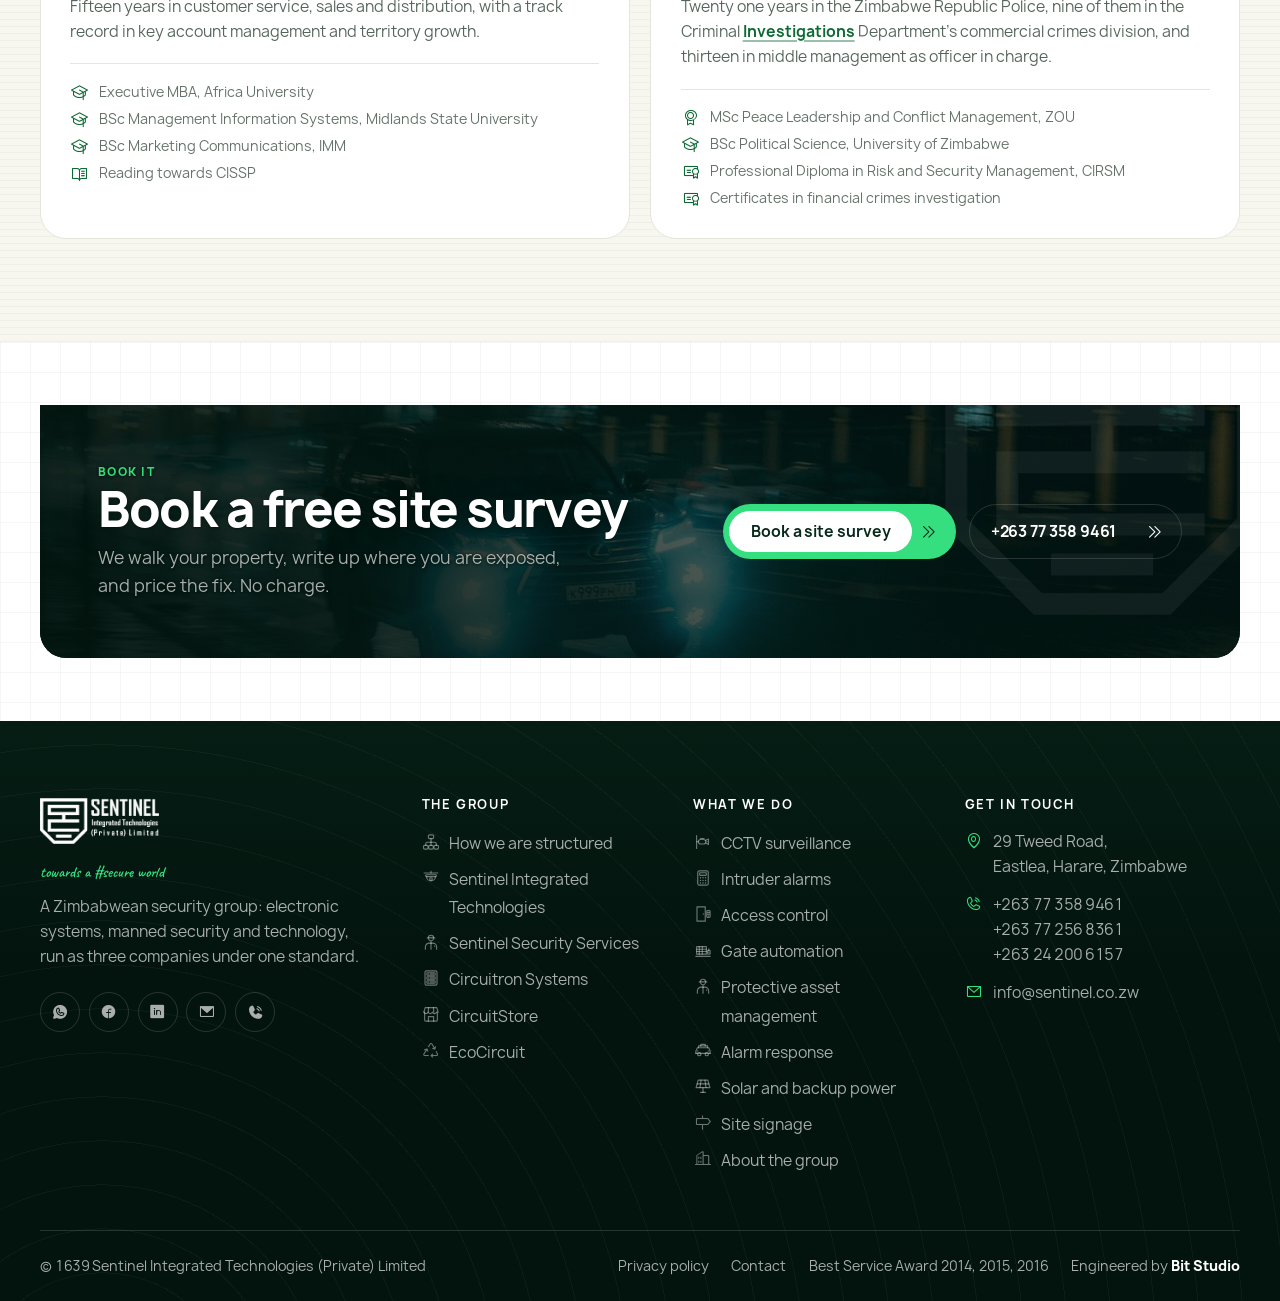
<file: group.html>
<!DOCTYPE html>
<html lang="en-ZW">
<head>
<meta charset="UTF-8">
<meta name="viewport" content="width=device-width, initial-scale=1, viewport-fit=cover">
<title>The Sentinel group: three companies under one standard | Sentinel Integrated Technologies</title>
<meta name="description" content="Sentinel Integrated Technologies, Sentinel Security Services and Circuitron Systems: how the Sentinel group is structured and what each company does.">
<meta name="theme-color" content="#06291B">
<link rel="canonical" href="https://www.sentinel.co.zw/group.html">

<meta property="og:type" content="website">
<meta property="og:title" content="The Sentinel group: three companies under one standard | Sentinel Integrated Technologies">
<meta property="og:description" content="Sentinel Integrated Technologies, Sentinel Security Services and Circuitron Systems: how the Sentinel group is structured and what each company does.">
<meta property="og:image" content="assets/img/brand/flier-1.jpg">
<meta property="og:locale" content="en_ZW">

<link rel="icon" type="image/svg+xml" href="assets/img/brand/mark.svg">
<link rel="icon" type="image/png" sizes="32x32" href="assets/img/brand/favicon-32.png">
<link rel="apple-touch-icon" href="assets/img/brand/favicon-180.png">

<link rel="preload" href="assets/fonts/manrope-400.woff2" as="font" type="font/woff2" crossorigin>
<link rel="preload" href="assets/fonts/manrope-800.woff2" as="font" type="font/woff2" crossorigin>
<link rel="preload" href="assets/fonts/marker.woff2" as="font" type="font/woff2" crossorigin>
<link rel="stylesheet" href="assets/icons/phosphor.css">
<link rel="stylesheet" href="assets/css/style.css">
<script>document.documentElement.classList.add('js');</script>
</head>
<body>
<a class="skip-link" href="#main">Skip to content</a>
<svg xmlns="http://www.w3.org/2000/svg" style="display:none"><symbol id="si-cam-dome" viewBox="0 0 24 24" fill="none" stroke="currentColor" stroke-width="1.5" stroke-linecap="round" stroke-linejoin="round"><title>Dome camera</title><path d="M2.8 5.4h18.4"/><path d="M12 5.4V3.2"/><rect x="4.8" y="7.6" width="14.4" height="2.6" rx="1.1"/><path d="M6.2 10.2a5.8 5.8 0 0 0 11.6 0"/><circle cx="12" cy="13.4" r="1.8"/></symbol><symbol id="si-cam-bullet" viewBox="0 0 24 24" fill="none" stroke="currentColor" stroke-width="1.5" stroke-linecap="round" stroke-linejoin="round"><title>Bullet camera</title><path d="M3.5 3.5v17"/><path d="M3.5 11.6h2.4"/><rect x="5.9" y="8.6" width="9.8" height="6" rx="3"/><path d="M15.7 9.8 19.3 8v7.2l-3.6-1.8"/><path d="M8.4 7.4h5"/><circle cx="17.4" cy="11.6" r="0.85" fill="currentColor" stroke="none"/></symbol><symbol id="si-nvr" viewBox="0 0 24 24" fill="none" stroke="currentColor" stroke-width="1.5" stroke-linecap="round" stroke-linejoin="round"><title>Recorder</title><rect x="2.5" y="5" width="19" height="5" rx="1.5"/><rect x="2.5" y="13" width="19" height="5" rx="1.5"/><circle cx="5.6" cy="7.5" r="0.85" fill="currentColor" stroke="none"/><circle cx="5.6" cy="15.5" r="0.85" fill="currentColor" stroke="none"/><path d="M9 7.5h9"/><path d="M9 15.5h9"/></symbol><symbol id="si-video-wall" viewBox="0 0 24 24" fill="none" stroke="currentColor" stroke-width="1.5" stroke-linecap="round" stroke-linejoin="round"><title>Monitoring wall</title><rect x="2.5" y="3.5" width="8.5" height="6.5" rx="1.2"/><rect x="13" y="3.5" width="8.5" height="6.5" rx="1.2"/><rect x="2.5" y="12" width="8.5" height="6.5" rx="1.2"/><rect x="13" y="12" width="8.5" height="6.5" rx="1.2"/><path d="M8.5 21.5h7"/><path d="M12 18.5v3"/></symbol><symbol id="si-control-room" viewBox="0 0 24 24" fill="none" stroke="currentColor" stroke-width="1.5" stroke-linecap="round" stroke-linejoin="round"><title>Control room</title><rect x="2.6" y="2.5" width="18.8" height="9.6" rx="1.5"/><path d="M5.8 5.4h5.6"/><path d="M5.8 7.4h8.8"/><path d="M5.8 9.4h5.6"/><circle cx="12" cy="15.4" r="2.4"/><path d="M6.2 21.5a5.8 5.8 0 0 1 11.6 0"/></symbol><symbol id="si-alarm-panel" viewBox="0 0 24 24" fill="none" stroke="currentColor" stroke-width="1.5" stroke-linecap="round" stroke-linejoin="round"><title>Alarm panel</title><rect x="5" y="2.5" width="14" height="19" rx="2"/><rect x="7.5" y="5" width="9" height="3.5" rx="0.8"/><circle cx="8.6" cy="11.8" r="1" fill="currentColor" stroke="none"/><circle cx="12" cy="11.8" r="1" fill="currentColor" stroke="none"/><circle cx="15.4" cy="11.8" r="1" fill="currentColor" stroke="none"/><circle cx="8.6" cy="15.2" r="1" fill="currentColor" stroke="none"/><circle cx="12" cy="15.2" r="1" fill="currentColor" stroke="none"/><circle cx="15.4" cy="15.2" r="1" fill="currentColor" stroke="none"/><circle cx="8.6" cy="18.6" r="1" fill="currentColor" stroke="none"/><circle cx="12" cy="18.6" r="1" fill="currentColor" stroke="none"/><circle cx="15.4" cy="18.6" r="1" fill="currentColor" stroke="none"/></symbol><symbol id="si-motion-sensor" viewBox="0 0 24 24" fill="none" stroke="currentColor" stroke-width="1.5" stroke-linecap="round" stroke-linejoin="round"><title>Motion sensor</title><path d="M5.6 3.8h12.8l-1.5 6.1H7.1z"/><path d="M6.3 6.9h11.4"/><path d="M9.4 12.2a3.4 3.4 0 0 0 5.2 0"/><path d="M7.3 13.9a5.9 5.9 0 0 0 9.4 0"/><path d="M5.2 15.6a8.4 8.4 0 0 0 13.6 0"/></symbol><symbol id="si-door-contact" viewBox="0 0 24 24" fill="none" stroke="currentColor" stroke-width="1.5" stroke-linecap="round" stroke-linejoin="round"><title>Door contact</title><path d="M3.5 3.5h7v17h-7z"/><path d="M13.5 3.5h7v17h-7z"/><rect x="8.2" y="9" width="2.3" height="6" rx="0.7"/><rect x="13.5" y="9" width="2.3" height="6" rx="0.7"/><path d="M11.3 10.5v3"/></symbol><symbol id="si-panic-button" viewBox="0 0 24 24" fill="none" stroke="currentColor" stroke-width="1.5" stroke-linecap="round" stroke-linejoin="round"><title>Panic button</title><circle cx="12" cy="12" r="9"/><circle cx="12" cy="12" r="4.2"/><path d="M12 2.2v2.4"/><path d="M12 19.4v2.4"/><path d="M2.2 12h2.4"/><path d="M19.4 12h2.4"/><circle cx="12" cy="12" r="1.5" fill="currentColor" stroke="none"/></symbol><symbol id="si-siren" viewBox="0 0 24 24" fill="none" stroke="currentColor" stroke-width="1.5" stroke-linecap="round" stroke-linejoin="round"><title>Siren</title><path d="M7 12.5a5 5 0 0 1 10 0v4H7z"/><path d="M5.5 19.5h13"/><path d="M7 16.5v3"/><path d="M17 16.5v3"/><path d="M12 3.2v3"/><path d="M5.6 5.6 7.7 7.7"/><path d="M18.4 5.6 16.3 7.7"/><path d="M2.8 12h2.2"/><path d="M19 12h2.2"/></symbol><symbol id="si-fire-detect" viewBox="0 0 24 24" fill="none" stroke="currentColor" stroke-width="1.5" stroke-linecap="round" stroke-linejoin="round"><title>Fire detection</title><circle cx="12" cy="12" r="9"/><circle cx="12" cy="12" r="6.1"/><path d="M12 8.1c1.7 1.6 2.6 2.9 2.6 4.2a2.6 2.6 0 0 1-5.2 0c0-.8.3-1.6 1-2.1.1.6.4 1.1.9 1.3-.3-1.1-.1-2.3.7-3.4z"/></symbol><symbol id="si-access-reader" viewBox="0 0 24 24" fill="none" stroke="currentColor" stroke-width="1.5" stroke-linecap="round" stroke-linejoin="round"><title>Access control</title><path d="M4 2.5h11v19H4z"/><circle cx="12.4" cy="12" r="0.9" fill="currentColor" stroke="none"/><rect x="17" y="7.5" width="4.5" height="9" rx="1.2"/><path d="M18.2 10h2.1"/><path d="M18.2 12.2h2.1"/><circle cx="19.25" cy="14.5" r="0.85" fill="currentColor" stroke="none"/></symbol><symbol id="si-biometric" viewBox="0 0 24 24" fill="none" stroke="currentColor" stroke-width="1.5" stroke-linecap="round" stroke-linejoin="round"><title>Biometric access</title><path d="M12 2.8c-3.4 0-6.2 2.6-6.2 5.8"/><path d="M18.2 8.6c0-3.2-2.8-5.8-6.2-5.8"/><path d="M5.8 13.6V8.6"/><path d="M18.2 8.6v3.1"/><path d="M8.9 8.6a3.1 3.1 0 0 1 6.2 0v6.2"/><path d="M8.9 8.6v8.4"/><path d="M12 8.6v9.9"/><path d="M15.1 17.8a9 9 0 0 1-.6 3"/><path d="M5.9 16.8a9 9 0 0 0 1-3.2"/><path d="M18.1 14.6a12 12 0 0 1-.9 5.4"/></symbol><symbol id="si-turnstile" viewBox="0 0 24 24" fill="none" stroke="currentColor" stroke-width="1.5" stroke-linecap="round" stroke-linejoin="round"><title>Speed gate</title><path d="M2.5 20.5h19"/><rect x="3" y="8.8" width="4.8" height="11.7" rx="1.3"/><rect x="16.2" y="8.8" width="4.8" height="11.7" rx="1.3"/><path d="M7.8 12h3.1"/><path d="M13.1 12h3.1"/><path d="M12 3.4v5.4"/><path d="M9.6 5.8 12 3.4l2.4 2.4"/><circle cx="5.4" cy="15.6" r="0.9" fill="currentColor" stroke="none"/><circle cx="18.6" cy="15.6" r="0.9" fill="currentColor" stroke="none"/></symbol><symbol id="si-intercom" viewBox="0 0 24 24" fill="none" stroke="currentColor" stroke-width="1.5" stroke-linecap="round" stroke-linejoin="round"><title>Video intercom</title><rect x="5.5" y="2.5" width="13" height="19" rx="2"/><rect x="8" y="5" width="8" height="5.5" rx="1"/><circle cx="12" cy="7.75" r="1.15" fill="currentColor" stroke="none"/><path d="M9 13.5h6"/><circle cx="12" cy="17.8" r="2"/><circle cx="12" cy="17.8" r="0.8" fill="currentColor" stroke="none"/></symbol><symbol id="si-gate-motor" viewBox="0 0 24 24" fill="none" stroke="currentColor" stroke-width="1.5" stroke-linecap="round" stroke-linejoin="round"><title>Gate automation</title><path d="M2.5 20.5h19"/><path d="M3.5 7.5h13v10h-13z"/><path d="M3.5 11h13"/><path d="M3.5 14h13"/><path d="M7 7.5v10"/><path d="M11 7.5v10"/><rect x="18" y="12.5" width="3.5" height="5" rx="1"/><path d="M19.75 12.5v-2"/><circle cx="19.75" cy="15" r="0.85" fill="currentColor" stroke="none"/></symbol><symbol id="si-boom-gate" viewBox="0 0 24 24" fill="none" stroke="currentColor" stroke-width="1.5" stroke-linecap="round" stroke-linejoin="round"><title>Boom barrier</title><path d="M2.5 20.5h19"/><rect x="3" y="11" width="4" height="9.5" rx="1.2"/><path d="M7.5 9 21 5.2"/><path d="M9.9 8.3l.6 2.1"/><path d="M13.5 7.3l.6 2.1"/><path d="M17.1 6.3l.6 2.1"/><circle cx="5" cy="14.5" r="0.9" fill="currentColor" stroke="none"/></symbol><symbol id="si-electric-fence" viewBox="0 0 24 24" fill="none" stroke="currentColor" stroke-width="1.5" stroke-linecap="round" stroke-linejoin="round"><title>Electric fencing</title><path d="M4 3.5v17"/><path d="M20 3.5v17"/><path d="M4 6.2h16"/><path d="M4 11h3.8"/><path d="M16.2 11H20"/><path d="M4 15.8h16"/><path d="M4 20h16"/><path d="M13.6 6.6 9.6 12.4h3.4l-2.6 5.8"/></symbol><symbol id="si-perimeter" viewBox="0 0 24 24" fill="none" stroke="currentColor" stroke-width="1.5" stroke-linecap="round" stroke-linejoin="round"><title>Perimeter protection</title><path d="M12 2.5 3.5 6v6c0 4.4 3.6 7.8 8.5 9.5 4.9-1.7 8.5-5.1 8.5-9.5V6z"/><path d="M12 6.3 7 8.4v3.4c0 2.5 2.1 4.6 5 5.7 2.9-1.1 5-3.2 5-5.7V8.4z"/><circle cx="12" cy="11.6" r="1.5" fill="currentColor" stroke="none"/></symbol><symbol id="si-guard" viewBox="0 0 24 24" fill="none" stroke="currentColor" stroke-width="1.5" stroke-linecap="round" stroke-linejoin="round"><title>Manned security</title><path d="M7 6.5h10"/><path d="M8.5 6.5a3.5 3.5 0 0 1 7 0"/><path d="M8.8 8.2a3.4 3.4 0 0 0 6.4 0"/><path d="M12 11.6v2"/><path d="M4.5 21.5v-2.8A5.2 5.2 0 0 1 9.7 13.5h4.6a5.2 5.2 0 0 1 5.2 5.2v2.8"/><path d="M12 13.9v7.6"/><circle cx="16.8" cy="17.5" r="0.9" fill="currentColor" stroke="none"/></symbol><symbol id="si-k9" viewBox="0 0 24 24" fill="none" stroke="currentColor" stroke-width="1.5" stroke-linecap="round" stroke-linejoin="round"><title>K9 unit</title><path d="M7.6 6.6 5.2 3.2 4.1 7.6"/><path d="M16.4 6.6 18.8 3.2l1.1 4.4"/><path d="M5.8 11a6.2 6.2 0 0 1 12.4 0v1.6a6.2 6.2 0 0 1-12.4 0z"/><circle cx="9.5" cy="10.2" r="1" fill="currentColor" stroke="none"/><circle cx="14.5" cy="10.2" r="1" fill="currentColor" stroke="none"/><path d="M10.7 14.2h2.6L12 15.9z"/><path d="M12 15.9v1.5"/></symbol><symbol id="si-patrol" viewBox="0 0 24 24" fill="none" stroke="currentColor" stroke-width="1.5" stroke-linecap="round" stroke-linejoin="round"><title>Response patrol</title><path d="M2.5 16.5v-3l2-4.5h15l2 4.5v3"/><path d="M2.5 16.5h19"/><path d="M6 9V6.5h12V9"/><path d="M9 6.5V4.5h6v2"/><circle cx="7" cy="17.5" r="2.2"/><circle cx="17" cy="17.5" r="2.2"/><circle cx="5" cy="13.2" r="0.85" fill="currentColor" stroke="none"/><circle cx="19" cy="13.2" r="0.85" fill="currentColor" stroke="none"/></symbol><symbol id="si-radio" viewBox="0 0 24 24" fill="none" stroke="currentColor" stroke-width="1.5" stroke-linecap="round" stroke-linejoin="round"><title>Two way radio</title><rect x="7" y="6.5" width="10" height="15" rx="2"/><path d="M14.5 6.5V3.2"/><rect x="9.3" y="9" width="5.4" height="3.2" rx="0.8"/><circle cx="10" cy="15" r="0.9" fill="currentColor" stroke="none"/><circle cx="12" cy="15" r="0.9" fill="currentColor" stroke="none"/><circle cx="14" cy="15" r="0.9" fill="currentColor" stroke="none"/><circle cx="10" cy="17.6" r="0.9" fill="currentColor" stroke="none"/><circle cx="12" cy="17.6" r="0.9" fill="currentColor" stroke="none"/><circle cx="14" cy="17.6" r="0.9" fill="currentColor" stroke="none"/><path d="M17.6 2.4a5.5 5.5 0 0 1 3.9 3.9"/><path d="M17.2 5.3a2.7 2.7 0 0 1 1.5 1.5"/></symbol><symbol id="si-investigate" viewBox="0 0 24 24" fill="none" stroke="currentColor" stroke-width="1.5" stroke-linecap="round" stroke-linejoin="round"><title>Investigations</title><path d="M5 2.5h9l4.5 4.5v6"/><path d="M5 2.5v19h5"/><path d="M13.5 2.5V7h5"/><path d="M7.8 7.5h3.4"/><path d="M7.8 11h5.2"/><circle cx="15.4" cy="15.4" r="4"/><path d="M18.4 18.4 21.5 21.5"/></symbol><symbol id="si-network-rack" viewBox="0 0 24 24" fill="none" stroke="currentColor" stroke-width="1.5" stroke-linecap="round" stroke-linejoin="round"><title>Network rack</title><rect x="4" y="2.5" width="16" height="19" rx="1.8"/><rect x="6.5" y="5" width="11" height="3.4" rx="0.8"/><rect x="6.5" y="10.3" width="11" height="3.4" rx="0.8"/><rect x="6.5" y="15.6" width="11" height="3.4" rx="0.8"/><circle cx="8.6" cy="6.7" r="0.75" fill="currentColor" stroke="none"/><circle cx="8.6" cy="12" r="0.75" fill="currentColor" stroke="none"/><circle cx="8.6" cy="17.3" r="0.75" fill="currentColor" stroke="none"/><path d="M11 6.7h4.4"/><path d="M11 12h4.4"/><path d="M11 17.3h4.4"/></symbol><symbol id="si-cabling" viewBox="0 0 24 24" fill="none" stroke="currentColor" stroke-width="1.5" stroke-linecap="round" stroke-linejoin="round"><title>Structured cabling</title><rect x="4.6" y="2.8" width="14.8" height="5.2" rx="1.4"/><path d="M7.2 5.6v1.2"/><path d="M9.6 5.6v1.2"/><path d="M12 5.6v1.2"/><path d="M14.4 5.6v1.2"/><path d="M16.8 5.6v1.2"/><path d="M12 8v3.4"/><path d="M12 11.4H5.4a1.6 1.6 0 0 0-1.6 1.6v1.9"/><path d="M12 11.4h6.6a1.6 1.6 0 0 1 1.6 1.6v1.9"/><path d="M12 11.4v3.5"/><circle cx="3.8" cy="16.6" r="1.6" fill="currentColor" stroke="none"/><circle cx="12" cy="16.6" r="1.6" fill="currentColor" stroke="none"/><circle cx="20.2" cy="16.6" r="1.6" fill="currentColor" stroke="none"/><path d="M1.8 21.2h4"/><path d="M10 21.2h4"/><path d="M18.2 21.2h4"/></symbol><symbol id="si-dish" viewBox="0 0 24 24" fill="none" stroke="currentColor" stroke-width="1.5" stroke-linecap="round" stroke-linejoin="round"><title>Satellite link</title><ellipse cx="10.4" cy="8.8" rx="7.6" ry="5.6" transform="rotate(-28 10.4 8.8)"/><path d="M10.4 8.8 16.4 4.2"/><circle cx="17.5" cy="3.4" r="1.5"/><path d="M11.9 13.8 13 20.5"/><path d="M9.4 20.5h7"/></symbol><symbol id="si-smart-home" viewBox="0 0 24 24" fill="none" stroke="currentColor" stroke-width="1.5" stroke-linecap="round" stroke-linejoin="round"><title>Smart technology</title><path d="M3.5 10.5 12 3.5l8.5 7"/><path d="M5.6 12.4v8.1h12.8v-8.1"/><path d="M9.6 16.5a3.4 3.4 0 0 1 4.8 0"/><path d="M7.3 14.1a6.7 6.7 0 0 1 9.4 0"/><circle cx="12" cy="18.8" r="1" fill="currentColor" stroke="none"/></symbol><symbol id="si-smart-switch" viewBox="0 0 24 24" fill="none" stroke="currentColor" stroke-width="1.5" stroke-linecap="round" stroke-linejoin="round"><title>Smart switch</title><rect x="3.5" y="5" width="17" height="14" rx="2"/><rect x="7" y="8" width="10" height="8" rx="1.4"/><path d="M7 12h10"/><circle cx="12" cy="10" r="0.9" fill="currentColor" stroke="none"/></symbol><symbol id="si-inverter" viewBox="0 0 24 24" fill="none" stroke="currentColor" stroke-width="1.5" stroke-linecap="round" stroke-linejoin="round"><title>Backup power</title><rect x="2.5" y="5.5" width="19" height="13" rx="2"/><path d="M12 5.5v13"/><path d="M8.6 9.2 6 12.6h3l-1.4 2.9"/><path d="M15 11h4.2"/><path d="M15 14.2h4.2"/><path d="M6 20.5h3"/><path d="M15 20.5h3"/></symbol><symbol id="si-solar" viewBox="0 0 24 24" fill="none" stroke="currentColor" stroke-width="1.5" stroke-linecap="round" stroke-linejoin="round"><title>Solar</title><path d="M2.8 14.2 5.6 4.2h12.8l2.8 10z"/><path d="M4.2 9.2h15.6"/><path d="M9.4 4.2 8 14.2"/><path d="M14.6 4.2l1.4 10"/><path d="M12 14.2v6.3"/><path d="M8.8 20.5h6.4"/></symbol><symbol id="si-e-waste" viewBox="0 0 24 24" fill="none" stroke="currentColor" stroke-width="1.5" stroke-linecap="round" stroke-linejoin="round"><title>Electronic waste</title><rect x="9.3" y="9.3" width="5.4" height="5.4" rx="1"/><path d="M9.3 11H7.7"/><path d="M9.3 13H7.7"/><path d="M14.7 11h1.6"/><path d="M14.7 13h1.6"/><path d="M4.6 15a8.2 8.2 0 0 1 2.3-10"/><path d="M6.9 5 6.4 8.1"/><path d="M6.9 5 9.9 5.8"/><path d="M19.4 9a8.2 8.2 0 0 1-2.3 10"/><path d="M17.1 19l.5-3.1"/><path d="M17.1 19 14.1 18.2"/></symbol><symbol id="si-storefront" viewBox="0 0 24 24" fill="none" stroke="currentColor" stroke-width="1.5" stroke-linecap="round" stroke-linejoin="round"><title>Retail</title><path d="M3.5 9.5V20a1.5 1.5 0 0 0 1.5 1.5h14a1.5 1.5 0 0 0 1.5-1.5V9.5"/><path d="M2.5 9.5 4.3 3.5h15.4l1.8 6"/><path d="M8.8 3.5 8.2 9.5"/><path d="M15.2 3.5l.6 6"/><path d="M2.5 9.5a3 3 0 0 0 5.7 0 3 3 0 0 0 5.6 0 3 3 0 0 0 5.7 0"/><path d="M8.5 21.5v-6h7v6"/></symbol><symbol id="si-cart" viewBox="0 0 24 24" fill="none" stroke="currentColor" stroke-width="1.5" stroke-linecap="round" stroke-linejoin="round"><title>Online store</title><path d="M2.5 3.5h2.8l2.6 11.4h10l2.1-8.2H6.3"/><circle cx="9.4" cy="19.2" r="1.8"/><circle cx="17.2" cy="19.2" r="1.8"/><path d="M13 8.5v3.6"/><path d="M11.2 10.3h3.6"/></symbol><symbol id="si-group-tree" viewBox="0 0 24 24" fill="none" stroke="currentColor" stroke-width="1.5" stroke-linecap="round" stroke-linejoin="round"><title>Group structure</title><rect x="8.5" y="2.5" width="7" height="5" rx="1.4"/><rect x="2" y="16.5" width="6" height="5" rx="1.4"/><rect x="9" y="16.5" width="6" height="5" rx="1.4"/><rect x="16" y="16.5" width="6" height="5" rx="1.4"/><path d="M12 7.5v4.6"/><path d="M5 16.5v-2.2a2 2 0 0 1 2-2h10a2 2 0 0 1 2 2v2.2"/><path d="M12 12.1v4.4"/></symbol></svg>


<!-- ===== Utility bar ===== -->
<div class="topbar">
  <div class="container topbar__inner">
    <ul class="topbar__list">
      <li><i class="ph ph-buildings i-xs" aria-hidden="true"></i> <a href="about.html">About the group</a></li>
      <li><i class="ph ph-envelope-simple i-xs" aria-hidden="true"></i> <a href="mailto:info@sentinel.co.zw">info@sentinel.co.zw</a></li>
      <li><i class="ph ph-phone-call i-xs" aria-hidden="true"></i> <a href="tel:+263773589461" class="num">+263 77 358 9461</a></li>
    </ul>
    <div class="topbar__social">
      <span class="script">towards a #secure world</span>
      <a href="https://wa.me/263773589461" aria-label="Message Sentinel on WhatsApp" rel="noopener"><i class="ph-fill ph-whatsapp-logo i-sm" aria-hidden="true"></i></a>
      <a href="https://www.facebook.com/profile.php?id=61594591624503" aria-label="Sentinel on Facebook" target="_blank" rel="noopener"><i class="ph-fill ph-facebook-logo i-sm" aria-hidden="true"></i></a>
      <a href="https://www.linkedin.com/company/sentinelzw/" aria-label="Sentinel on LinkedIn" target="_blank" rel="noopener"><i class="ph-fill ph-linkedin-logo i-sm" aria-hidden="true"></i></a>
      <a class="topbar__hide-sm" href="mailto:info@sentinel.co.zw" aria-label="Email Sentinel"><i class="ph-fill ph-envelope-simple i-sm" aria-hidden="true"></i></a>
      <a class="topbar__hide-sm" href="tel:+263773589461" aria-label="Call Sentinel"><i class="ph-fill ph-phone-call i-sm" aria-hidden="true"></i></a>
    </div>
  </div>
</div>

<!-- ===== Header ===== -->
<header class="header">
  <div class="container header__inner">
    <a class="brand" href="index.html" aria-label="Sentinel Integrated Technologies, home">
      <img class="brand__light" src="assets/img/brand/sit-lockup-white.png" alt="Sentinel Integrated Technologies" width="555" height="214">
      <img class="brand__dark" src="assets/img/brand/sit-lockup.png" alt="" aria-hidden="true" width="555" height="214">
    </a>

    <nav class="nav" aria-label="Primary">
      <ul class="nav__list">
        <li><a class="nav__link" href="index.html">Home</a></li>
        <li class="nav__has-mega"><a class="nav__link" href="group.html" aria-current="page" data-within="true" aria-expanded="false" aria-controls="mega" data-mega>The group <i class="ph ph-caret-down i-xs" aria-hidden="true"></i></a></li>
        <li><a class="nav__link" href="services.html">Security systems</a></li>
        <li><a class="nav__link" href="security-services.html">Manned security</a></li>
        <li><a class="nav__link" href="circuitron.html">Circuitron</a></li>
        <li><a class="nav__link" href="contact.html">Contact</a></li>
      </ul>
      <div class="mega" id="mega" hidden>
        <div class="container mega__inner">
          <a class="mega__parent" href="group.html">
            <span class="mega__mark"><svg class="si i-lg" aria-hidden="true" focusable="false"><use href="#si-group-tree"/></svg></span>
            <span>
              <strong>Sentinel, the group</strong>
              <small>One holding company, three operating businesses, one standard of work.</small>
            </span>
            <span class="mega__go">See the structure <i class="ph ph-caret-double-right i-xs" aria-hidden="true"></i></span>
          </a>
          <div class="mega__grid">
        <a class="mega__card" href="services.html">
          <span class="mega__logo"><img class="clogo" src="assets/img/brand/sit-lockup.png" alt="Sentinel Integrated Technologies" style="height:34px;width:88px" loading="lazy" width="555" height="214"></span>
          <small>Electronic security technology</small>
          <span class="mega__chips"><i>CCTV</i><i>Alarms</i><i>Access control</i><i>Fire</i></span>
          
        </a>
        <a class="mega__card" href="security-services.html">
          <span class="mega__logo"><img class="clogo" src="assets/img/brand/sentinel-security-services.svg" alt="Sentinel Security Services" width="102" height="34" style="height:34px;width:102px" loading="lazy"></span>
          <small>Security operations</small>
          <span class="mega__chips"><i>Manned security</i><i>Dog units</i><i>Response</i><i>Investigations</i></span>
          
        </a>
        <a class="mega__card" href="circuitron.html">
          <span class="mega__logo"><img class="clogo" src="assets/img/brand/circuitron-logo.png" alt="Circuitron Systems" style="height:34px;width:107px" loading="lazy" width="531" height="169"></span>
          <small>Technology and systems</small>
          <span class="mega__chips"><i>Communications</i><i>Automation</i><i>Electronics</i><i>Retail</i></span>
          <span class="mega__units"><a href="circuitron.html#circuitstore">CircuitStore</a> <a href="circuitron.html#ecocircuit">EcoCircuit</a></span>
        </a>
          </div>
        </div>
      </div>
    </nav>

    <div class="header__cta"><a class="pbtn" href="contact.html"><span class="pbtn__label"><span class="lbl-full">Book a site survey</span><span class="lbl-brief">Free survey</span></span><span class="pbtn__chev"><i class="ph ph-caret-double-right i-sm" aria-hidden="true"></i></span></a></div>

    <button class="nav-toggle" type="button" aria-expanded="false" aria-controls="drawer" aria-label="Open menu">
      <span></span><span></span><span></span>
    </button>
  </div>
</header>

<div class="drawer" id="drawer">
  <div class="drawer__top">
    <a class="drawer__brand" href="index.html" aria-label="Sentinel Integrated Technologies home">
      <img src="assets/img/brand/sit-lockup-white.png" alt="" width="555" height="214">
    </a>
    <button class="drawer__close" type="button" data-drawer-close aria-label="Close menu">
      <svg viewBox="0 0 24 24" aria-hidden="true" focusable="false">
        <path d="M6 6 18 18M18 6 6 18"/>
      </svg>
    </button>
  </div>
  <nav class="drawer__list" aria-label="Mobile">
    <a href="index.html">Home <span class="num">01</span></a>
    <a href="group.html">The group <span class="num">02</span></a>
    <a href="services.html">Security systems <span class="num">03</span></a>
    <a href="security-services.html">Manned security <span class="num">04</span></a>
    <a href="circuitron.html">Circuitron <span class="num">05</span></a>
    <a href="contact.html">Contact <span class="num">06</span></a>
    <a href="about.html">About <span class="num">07</span></a>
  </nav>
  <div class="drawer__foot">
    <a href="tel:+263773589461" class="num">+263 77 358 9461</a>
    <a href="mailto:info@sentinel.co.zw">info@sentinel.co.zw</a>
    <p>29 Tweed Road, Eastlea, Harare</p>
    <a class="pbtn pbtn--block" href="contact.html"><span class="pbtn__label">Book a site survey</span><span class="pbtn__chev"><i class="ph ph-caret-double-right i-sm" aria-hidden="true"></i></span></a>
  </div>
</div>

<main id="main">

  <section class="phero">
    <div class="phero__media" data-phero>
      <div class="phero__slide is-active"><img src="assets/img/photos/control-room-monitoring-1200.jpg" srcset="assets/img/photos/control-room-monitoring-640.jpg 640w, assets/img/photos/control-room-monitoring-1200.jpg 1200w" sizes="70vw" alt="A Sentinel operator in the control room" data-focus="46 16 61 43" fetchpriority="high" width="1200" height="608"></div>
      <div class="phero__slide"><img src="assets/img/photos/security-officers-1200.jpg" srcset="assets/img/photos/security-officers-640.jpg 640w, assets/img/photos/security-officers-1200.jpg 1200w" sizes="70vw" alt="Two officers at the start of a shift" data-focus="30 7 61 35" loading="lazy" width="1200" height="608"></div>
    </div>
    <div class="phero__scrim"></div>
    <div class="pswitch" role="group" aria-label="Hero picture">
      <button class="pswitch__seg is-active" type="button" aria-pressed="true" aria-label="Show picture 1 of 2" data-phero-go="0"><span class="num">01</span></button>
      <button class="pswitch__seg" type="button" aria-pressed="false" aria-label="Show picture 2 of 2" data-phero-go="1"><span class="num">02</span></button>
    </div>
    <div class="container" data-obstacle>
      <nav class="crumb" aria-label="Breadcrumb"><a href="index.html">Home</a> <i class="sep">/</i> <span>The group</span></nav>
      <h1 class="h-1">Three companies, one standard of work</h1>
      <p class="lead" data-stream>Sentinel runs as a group. One company builds the electronic systems, one runs the people on the ground, and one carries the technology business. This is how they fit together.</p>
    </div>
  </section>

  <section class="section section--white pat pat-weave">
    <div class="container">
      <div class="shead shead--wide" data-reveal>
        <div>
          <p class="overline">The structure</p>
          <h2 class="h-2 shead__title" data-reveal data-anim="wipe">What sits where</h2>
        </div>
        <div class="shead__aside" data-stream>Each company holds its own licences, staff and discipline. The group exists so a client needs one number, not three.</div>
      </div>
      <div class="org" data-reveal>
        <div class="org__row org__row--head">
        <a class="org__col org--a" href="services.html" aria-label="Sentinel Integrated Technologies"><span class="org__field"><img src="assets/img/brand/sit-lockup-white.png" alt="Sentinel Integrated Technologies" loading="lazy" width="555" height="214"></span></a>
        <a class="org__col org--b" href="security-services.html" aria-label="Sentinel Security Services"><span class="org__field"><img src="assets/img/brand/sentinel-security-services-white.svg" alt="Sentinel Security Services" width="126" height="42" loading="lazy"></span></a>
        <a class="org__col org--c theme-circuitron" href="circuitron.html" aria-label="Circuitron Systems"><span class="org__field"><img src="assets/img/brand/circuitron-logo-white.png" alt="Circuitron Systems" loading="lazy" width="531" height="169"></span></a>
        </div>
        <div class="org__row">
        <span class="org__role">Electronic security technology</span>
        <span class="org__role">Security operations</span>
        <span class="org__role theme-circuitron">Technology and systems</span>
        </div>
        <div class="org__row org__row--line">
        <p class="org__line">Cameras, alarms, readers, gates and detectors, fitted as one system.</p>
        <p class="org__line">Officers, dog units and armed response, in all ten provinces.</p>
        <p class="org__line theme-circuitron">Radios, networks, automation, power, and a shop to buy them from.</p>
        </div>
        <div class="org__row org__row--label" aria-hidden="true">
          <span>Serves</span><span>Serves</span><span>Serves</span>
        </div>
        <div class="org__row">
        <p class="org__serves">Corporate and commercial &middot; Residential &middot; Construction and projects</p>
        <p class="org__serves">Corporations &middot; Private sector &middot; Residential</p>
        <p class="org__serves theme-circuitron">Households &middot; Businesses &middot; Institutions</p>
        </div>
        <div class="org__row org__row--label" aria-hidden="true">
          <span>Trades as</span><span>Trades as</span><span>Trades as</span>
        </div>
        <div class="org__row">
        <p class="org__trades"><span class="org__none">&mdash;</span></p>
        <p class="org__trades"><span class="org__none">&mdash;</span></p>
        <p class="org__trades theme-circuitron">CircuitStore &middot; EcoCircuit</p>
        </div>
        <div class="org__row org__row--go">
        <a class="org__go" href="services.html">Integrated Technologies <i class="ph ph-caret-double-right i-xs" aria-hidden="true"></i></a>
        <a class="org__go" href="security-services.html">Security Services <i class="ph ph-caret-double-right i-xs" aria-hidden="true"></i></a>
        <a class="org__go theme-circuitron" href="circuitron.html">Circuitron Systems <i class="ph ph-caret-double-right i-xs" aria-hidden="true"></i></a>
        </div>
      </div>
      <div class="orglist" data-anim="slide" data-reveal>
        <a class="orgrow org--a" href="services.html">
          <span class="orgrow__text">
            <small>Electronic security technology</small>
            <strong>Integrated Technologies</strong>
          </span>
          <span class="orgrow__go" aria-hidden="true"><i class="ph ph-caret-double-right i-xs" aria-hidden="true"></i></span>
        </a>
        <a class="orgrow org--b" href="security-services.html">
          <span class="orgrow__text">
            <small>Security operations</small>
            <strong>Security Services</strong>
          </span>
          <span class="orgrow__go" aria-hidden="true"><i class="ph ph-caret-double-right i-xs" aria-hidden="true"></i></span>
        </a>
        <a class="orgrow org--c theme-circuitron" href="circuitron.html">
          <span class="orgrow__text">
            <small>Technology and systems</small>
            <strong>Circuitron Systems</strong>
          </span>
          <span class="orgrow__go" aria-hidden="true"><i class="ph ph-caret-double-right i-xs" aria-hidden="true"></i></span>
        </a>
      </div>
    </div>
  </section>
  <section class="section section--cream pat pat-hatch" id="technologies">
    <div class="container">
      <div class="shead" data-reveal>
        <div>
          <p class="overline">Electronic security technology</p>
          <h2 class="h-2 shead__title" data-reveal data-anim="wipe">Sentinel Integrated Technologies</h2>
        </div>
        
      </div>
      <div class="gdetail">
        <div class="gdetail__intro" data-reveal>
          <span class="gdetail__logo"><img class="clogo" src="assets/img/brand/sit-lockup.png" alt="Sentinel Integrated Technologies" style="height:52px;width:135px" loading="lazy" width="555" height="214"></span>
          <p class="gdetail__legal">Sentinel Integrated Technologies (Private) Limited</p>
          <p class="lead" data-stream><a class="clink" href="services.html">Integrated security</a> for homes, businesses and institutions. We design, install, integrate and maintain systems that work together rather than operate in isolation.</p>
          <p class="script gdetail__strap">towards a #secure world</p>
          <dl class="gdetail__meta">
            <div><dt>Serves</dt><dd>Corporate and commercial, Residential, Construction and projects, Healthcare</dd></div>
            <div><dt>How it works</dt><dd>Assess &rsaquo; Design &rsaquo; Install &rsaquo; Integrate &rsaquo; Monitor &rsaquo; Maintain</dd></div>
          </dl>
          <div style="margin-top:1.75rem"><a class="pbtn pbtn--dark" href="services.html"><span class="pbtn__label">Open Integrated Technologies</span><span class="pbtn__chev"><i class="ph ph-caret-double-right i-sm" aria-hidden="true"></i></span></a></div>
        </div>
        <div class="gdetail__rows" data-anim="slide">
          <a class="drow" href="services.html#cctv" data-reveal>
            <span class="drow__n num">01</span>
            <span class="drow__ico"><svg class="si i-lg" aria-hidden="true" focusable="false"><use href="#si-cam-bullet"/></svg></span>
            <span class="drow__body">
              <h4>CCTV and video surveillance</h4>
              <p>IP and analogue CCTV systems, Remote viewing, Recording and playback, Camera upgrades.</p>
            </span>
            <span class="drow__go" aria-hidden="true"><i class="ph ph-arrow-right i-sm" aria-hidden="true"></i></span>
          </a>
          <a class="drow" href="services.html#alarms" data-reveal>
            <span class="drow__n num">02</span>
            <span class="drow__ico"><svg class="si i-lg" aria-hidden="true" focusable="false"><use href="#si-alarm-panel"/></svg></span>
            <span class="drow__body">
              <h4>Intruder and alarm systems</h4>
              <p>Intruder detection, Alarm systems, Motion sensors, Door and window sensors.</p>
            </span>
            <span class="drow__go" aria-hidden="true"><i class="ph ph-arrow-right i-sm" aria-hidden="true"></i></span>
          </a>
          <a class="drow" href="services.html#access" data-reveal>
            <span class="drow__n num">03</span>
            <span class="drow__ico"><svg class="si i-lg" aria-hidden="true" focusable="false"><use href="#si-access-reader"/></svg></span>
            <span class="drow__body">
              <h4>Access control</h4>
              <p>Biometric access, Card and proximity systems, Door controllers, Mantrap systems.</p>
            </span>
            <span class="drow__go" aria-hidden="true"><i class="ph ph-arrow-right i-sm" aria-hidden="true"></i></span>
          </a>
          <a class="drow" href="services.html#gates" data-reveal>
            <span class="drow__n num">04</span>
            <span class="drow__ico"><svg class="si i-lg" aria-hidden="true" focusable="false"><use href="#si-gate-motor"/></svg></span>
            <span class="drow__body">
              <h4>Gate automation</h4>
              <p>Automatic gates, Gate motors, Remote access, Safety sensors.</p>
            </span>
            <span class="drow__go" aria-hidden="true"><i class="ph ph-arrow-right i-sm" aria-hidden="true"></i></span>
          </a>
          <a class="drow" href="services.html#intercoms" data-reveal>
            <span class="drow__n num">05</span>
            <span class="drow__ico"><svg class="si i-lg" aria-hidden="true" focusable="false"><use href="#si-intercom"/></svg></span>
            <span class="drow__body">
              <h4>Video intercoms</h4>
              <p>Audio and video communication, Residential intercoms, Commercial entry systems, Visitor identification.</p>
            </span>
            <span class="drow__go" aria-hidden="true"><i class="ph ph-arrow-right i-sm" aria-hidden="true"></i></span>
          </a>
          <a class="drow" href="services.html#fire" data-reveal>
            <span class="drow__n num">06</span>
            <span class="drow__ico"><svg class="si i-lg" aria-hidden="true" focusable="false"><use href="#si-fire-detect"/></svg></span>
            <span class="drow__body">
              <h4>Fire detection and perimeter</h4>
              <p>Fire detection and alarm, Electric fencing, Perimeter protection, Monitoring.</p>
            </span>
            <span class="drow__go" aria-hidden="true"><i class="ph ph-arrow-right i-sm" aria-hidden="true"></i></span>
          </a>
        </div>
      </div>
    </div>
  </section>
  <section class="section section--dark section--photo" id="guarding">
    <div class="secbg" data-reveal data-anim="scale" style="--pos:52% 40%"><img src="assets/img/photos/officers-warehouse-1200.jpg" srcset="assets/img/photos/officers-warehouse-640.jpg 640w, assets/img/photos/officers-warehouse-1200.jpg 1200w" sizes="100vw" alt="" data-focus="44 4 54 23" loading="lazy" width="1200" height="800"></div>
    <div class="container" data-obstacle>
      <div class="shead" data-reveal>
        <div>
          <p class="overline overline--dark">Security operations</p>
          <h2 class="h-2 shead__title" data-reveal data-anim="wipe">Sentinel Security Services</h2>
        </div>
        
      </div>
      <div class="gdetail">
        <div class="gdetail__intro" data-reveal>
          <span class="gdetail__logo"><img class="clogo" src="assets/img/brand/sentinel-security-services-white.svg" alt="Sentinel Security Services" width="156" height="52" style="height:52px;width:156px" loading="lazy"></span>
          <p class="gdetail__legal">Sentinel Security Services</p>
          <p class="lead" data-stream>Security operations since 2016. Officers, <a class="clink" href="security-services.html#k9">dog units</a> and <a class="clink" href="security-services.html#response">armed response</a>, backed by a control room that answers at three in the morning as readily as at three in the afternoon.</p>
          <p class="script gdetail__strap">people, dogs and response</p>
          <dl class="gdetail__meta">
            <div><dt>Serves</dt><dd>Corporations, Private sector, Residential, Educational institutions, Functions and events, Farms and mining</dd></div>
            <div><dt>How it works</dt><dd>Risk survey &rsaquo; Deploy &rsaquo; Supervise &rsaquo; Report &rsaquo; Review</dd></div>
          </dl>
          <div style="margin-top:1.75rem"><a class="pbtn pbtn--light" href="security-services.html"><span class="pbtn__label">Open Security Services</span><span class="pbtn__chev"><i class="ph ph-caret-double-right i-sm" aria-hidden="true"></i></span></a></div>
        </div>
        <div class="gdetail__rows" data-anim="slide">
          <a class="drow" href="security-services.html#manned" data-reveal>
            <span class="drow__n num">01</span>
            <span class="drow__ico"><svg class="si i-lg" aria-hidden="true" focusable="false"><use href="#si-guard"/></svg></span>
            <span class="drow__body">
              <h4>Protective asset management</h4>
              <p>Round the clock manned security, Access and egress control, Residential and estate posts, Commercial and industrial sites.</p>
            </span>
            <span class="drow__go" aria-hidden="true"><i class="ph ph-arrow-right i-sm" aria-hidden="true"></i></span>
          </a>
          <a class="drow" href="security-services.html#events" data-reveal>
            <span class="drow__n num">02</span>
            <span class="drow__ico"><svg class="si i-lg" aria-hidden="true" focusable="false"><use href="#si-radio"/></svg></span>
            <span class="drow__body">
              <h4>Event security</h4>
              <p>Access control and screening, Crowd management, VIP protection, Emergency response.</p>
            </span>
            <span class="drow__go" aria-hidden="true"><i class="ph ph-arrow-right i-sm" aria-hidden="true"></i></span>
          </a>
          <a class="drow" href="security-services.html#response" data-reveal>
            <span class="drow__n num">03</span>
            <span class="drow__ico"><svg class="si i-lg" aria-hidden="true" focusable="false"><use href="#si-patrol"/></svg></span>
            <span class="drow__body">
              <h4>Alarm monitoring and response</h4>
              <p>24 hour alarm monitoring, Rapid armed response, Real time breach detection, Patrol vehicles.</p>
            </span>
            <span class="drow__go" aria-hidden="true"><i class="ph ph-arrow-right i-sm" aria-hidden="true"></i></span>
          </a>
          <a class="drow" href="security-services.html#k9" data-reveal>
            <span class="drow__n num">04</span>
            <span class="drow__ico"><svg class="si i-lg" aria-hidden="true" focusable="false"><use href="#si-k9"/></svg></span>
            <span class="drow__body">
              <h4>Dog units</h4>
              <p>Patrol dog teams, Site and yard patrols, Night deployments, Handler training.</p>
            </span>
            <span class="drow__go" aria-hidden="true"><i class="ph ph-arrow-right i-sm" aria-hidden="true"></i></span>
          </a>
          <a class="drow" href="security-services.html#perimeter" data-reveal>
            <span class="drow__n num">05</span>
            <span class="drow__ico"><svg class="si i-lg" aria-hidden="true" focusable="false"><use href="#si-perimeter"/></svg></span>
            <span class="drow__body">
              <h4>Perimeter protection</h4>
              <p>Layered perimeter design, Integration with CCTV, Integration with intruder detection, Integration with access control.</p>
            </span>
            <span class="drow__go" aria-hidden="true"><i class="ph ph-arrow-right i-sm" aria-hidden="true"></i></span>
          </a>
          <a class="drow" href="security-services.html#investigations" data-reveal>
            <span class="drow__n num">06</span>
            <span class="drow__ico"><svg class="si i-lg" aria-hidden="true" focusable="false"><use href="#si-investigate"/></svg></span>
            <span class="drow__body">
              <h4>Investigations</h4>
              <p>Incident investigation, Loss and shrinkage enquiries, Security audits, Policy implementation.</p>
            </span>
            <span class="drow__go" aria-hidden="true"><i class="ph ph-arrow-right i-sm" aria-hidden="true"></i></span>
          </a>
        </div>
      </div>
    </div>
  </section>
  <section class="section section--white pat pat-cross" id="circuitron">
    <div class="container">
      <div class="shead" data-reveal>
        <div>
          <p class="overline">Technology and systems</p>
          <h2 class="h-2 shead__title" data-reveal data-anim="wipe">Circuitron Systems</h2>
        </div>
        
      </div>
      <div class="gdetail">
        <div class="gdetail__intro" data-reveal>
          <span class="gdetail__logo"><img class="clogo" src="assets/img/brand/circuitron-logo.png" alt="Circuitron Systems" style="height:52px;width:163px" loading="lazy" width="531" height="169"></span>
          <p class="gdetail__legal">Circuitron Systems (Private) Limited</p>
          <p class="lead" data-stream>A Zimbabwean technology and systems company built out of more than a decade of security work. Engineering security, powering connectivity, building tomorrow.</p>
          <p class="script gdetail__strap">Secure. Connect. Power.</p>
          <dl class="gdetail__meta">
            <div><dt>Serves</dt><dd>Households, Businesses, Institutions, Consumer market</dd></div>
            <div><dt>How it works</dt><dd>Understand &rsaquo; Select &rsaquo; Integrate &rsaquo; Support</dd></div>
          </dl>
          <div style="margin-top:1.75rem"><a class="pbtn pbtn--dark" href="circuitron.html"><span class="pbtn__label">Open Circuitron Systems</span><span class="pbtn__chev"><i class="ph ph-caret-double-right i-sm" aria-hidden="true"></i></span></a></div>
        </div>
        <div class="gdetail__rows" data-anim="slide">
          <a class="drow" href="circuitron.html#security-systems" data-reveal>
            <span class="drow__n num">01</span>
            <span class="drow__ico"><svg class="si i-lg" aria-hidden="true" focusable="false"><use href="#si-cam-dome"/></svg></span>
            <span class="drow__body">
              <h4>Security systems</h4>
              <p>CCTV surveillance systems, Intruder and alarm systems, Electric fencing, Video intercoms.</p>
            </span>
            <span class="drow__go" aria-hidden="true"><i class="ph ph-arrow-right i-sm" aria-hidden="true"></i></span>
          </a>
          <a class="drow" href="circuitron.html#communications" data-reveal>
            <span class="drow__n num">02</span>
            <span class="drow__ico"><svg class="si i-lg" aria-hidden="true" focusable="false"><use href="#si-radio"/></svg></span>
            <span class="drow__body">
              <h4>Communication and connectivity</h4>
              <p>Two way radios, Radio communication systems, Networking equipment, Wireless communication solutions.</p>
            </span>
            <span class="drow__go" aria-hidden="true"><i class="ph ph-arrow-right i-sm" aria-hidden="true"></i></span>
          </a>
          <a class="drow" href="circuitron.html#automation" data-reveal>
            <span class="drow__n num">03</span>
            <span class="drow__ico"><svg class="si i-lg" aria-hidden="true" focusable="false"><use href="#si-smart-home"/></svg></span>
            <span class="drow__body">
              <h4>Automation and smart technology</h4>
              <p>Automated gate motors, Smart locks, Smart lighting, Smart switches and sensors.</p>
            </span>
            <span class="drow__go" aria-hidden="true"><i class="ph ph-arrow-right i-sm" aria-hidden="true"></i></span>
          </a>
          <a class="drow" href="circuitron.html#electronics" data-reveal>
            <span class="drow__n num">04</span>
            <span class="drow__ico"><svg class="si i-lg" aria-hidden="true" focusable="false"><use href="#si-inverter"/></svg></span>
            <span class="drow__body">
              <h4>Technology and electronics</h4>
              <p>Computers and laptops, Printers and peripherals, Networking hardware, Power and backup solutions.</p>
            </span>
            <span class="drow__go" aria-hidden="true"><i class="ph ph-arrow-right i-sm" aria-hidden="true"></i></span>
          </a>
        </div>
      </div>
          <div class="gdetail__units"><a class="gunit" href="circuitron.html#circuitstore"><svg class="si i-md" aria-hidden="true" focusable="false"><use href="#si-cart"/></svg><span><strong>CircuitStore</strong><small>Connect. Shop. Innovate.</small></span></a><a class="gunit" href="circuitron.html#ecocircuit"><svg class="si i-md" aria-hidden="true" focusable="false"><use href="#si-e-waste"/></svg><span><strong>EcoCircuit</strong><small>Recover. Refurbish. Recycle.</small></span></a></div>
    </div>
  </section>
  <section class="section section--cream pat pat-scan">
    <div class="container">
      <div class="shead" data-reveal>
        <div>
          <p class="overline">Who runs it</p>
          <h2 class="h-2 shead__title" data-reveal data-anim="wipe">The people accountable for it</h2>
        </div>
        
      </div>

      <div class="grid g-2">
        <article class="leader" data-reveal>
          <div class="leader__head">
            <span class="leader__ico"><svg class="si i-xl" aria-hidden="true" focusable="false"><use href="#si-control-room"/></svg></span>
            <div>
              <h3 class="h-3">Sheila Nhambure</h3>
              <p class="leader__role">Managing Director</p>
            </div>
          </div>
          <p>Fifteen years in customer service, sales and distribution, with a track record in key account management and territory growth.</p>
          <ul class="leader__quals"><li><span class="li-ico" aria-hidden="true"><i class="ph ph-graduation-cap i-sm" aria-hidden="true"></i></span><span>Executive MBA, Africa University</span></li><li><span class="li-ico" aria-hidden="true"><i class="ph ph-graduation-cap i-sm" aria-hidden="true"></i></span><span>BSc Management Information Systems, Midlands State University</span></li><li><span class="li-ico" aria-hidden="true"><i class="ph ph-graduation-cap i-sm" aria-hidden="true"></i></span><span>BSc Marketing Communications, IMM</span></li><li><span class="li-ico" aria-hidden="true"><i class="ph ph-book-open-text i-sm" aria-hidden="true"></i></span><span>Reading towards CISSP</span></li></ul>
        </article>
        <article class="leader" data-reveal>
          <div class="leader__head">
            <span class="leader__ico"><svg class="si i-xl" aria-hidden="true" focusable="false"><use href="#si-investigate"/></svg></span>
            <div>
              <h3 class="h-3">Samuel Nhuta</h3>
              <p class="leader__role">Operations Director</p>
            </div>
          </div>
          <p>Twenty one years in the Zimbabwe Republic Police, nine of them in the Criminal <a class="clink" href="security-services.html#investigations">Investigations</a> Department's commercial crimes division, and thirteen in middle management as officer in charge.</p>
          <ul class="leader__quals"><li><span class="li-ico" aria-hidden="true"><i class="ph ph-medal i-sm" aria-hidden="true"></i></span><span>MSc Peace Leadership and Conflict Management, ZOU</span></li><li><span class="li-ico" aria-hidden="true"><i class="ph ph-graduation-cap i-sm" aria-hidden="true"></i></span><span>BSc Political Science, University of Zimbabwe</span></li><li><span class="li-ico" aria-hidden="true"><i class="ph ph-certificate i-sm" aria-hidden="true"></i></span><span>Professional Diploma in Risk and Security Management, CIRSM</span></li><li><span class="li-ico" aria-hidden="true"><i class="ph ph-certificate i-sm" aria-hidden="true"></i></span><span>Certificates in financial crimes investigation</span></li></ul>
        </article>
      </div>
    </div>
  </section>

  <!-- ===== CTA ===== -->
  <section class="section section--tight pat pat-grid">
    <div class="container">
      <div class="cta cta--photo" data-reveal>
    <div class="secbg" data-reveal data-anim="scale" style="--pos:54% 46%"><img src="assets/img/photos/response-night-1200.jpg" srcset="assets/img/photos/response-night-640.jpg 640w, assets/img/photos/response-night-1200.jpg 1200w" sizes="100vw" alt="" data-focus="43 35 63 59" loading="lazy" width="1200" height="800"></div>        <div class="cta__inner" data-obstacle>
          <div>
            <p class="overline overline--dark">Book it</p>
            <h2 class="h-2">Book a free site survey</h2>
            <p>We walk your property, write up where you are exposed, and price the fix. No charge.</p>
          </div>
          <div class="cta__actions">
            <a class="pbtn pbtn--light" href="contact.html"><span class="pbtn__label">Book a site survey</span><span class="pbtn__chev"><i class="ph ph-caret-double-right i-sm" aria-hidden="true"></i></span></a>
            <a class="pbtn pbtn--outline" href="tel:+263773589461"><span class="pbtn__label">+263 77 358 9461</span><span class="pbtn__chev"><i class="ph ph-caret-double-right i-sm" aria-hidden="true"></i></span></a>
          </div>
        </div>
      </div>
    </div>
  </section>

</main>

<!-- ===== Footer ===== -->
<footer class="footer pat pat-rings">
  <div class="container">
    <div class="footer__top">
      <div class="footer__brand">
        <a href="index.html" aria-label="Sentinel Integrated Technologies, home">
          <img src="assets/img/brand/sit-lockup-white.png" alt="Sentinel Integrated Technologies" loading="lazy" width="555" height="214">
        </a>
        <p class="script footer__tagline">towards a #secure world</p>
        <p>A Zimbabwean security group: electronic systems, manned security and technology, run as three companies under one standard.</p>
        <div class="socials">
          <a href="https://wa.me/263773589461" aria-label="Message Sentinel on WhatsApp" rel="noopener"><i class="ph-fill ph-whatsapp-logo i-sm" aria-hidden="true"></i></a>
          <a href="https://www.facebook.com/profile.php?id=61594591624503" aria-label="Sentinel on Facebook" target="_blank" rel="noopener"><i class="ph-fill ph-facebook-logo i-sm" aria-hidden="true"></i></a>
          <a href="https://www.linkedin.com/company/sentinelzw/" aria-label="Sentinel on LinkedIn" target="_blank" rel="noopener"><i class="ph-fill ph-linkedin-logo i-sm" aria-hidden="true"></i></a>
          <a href="mailto:info@sentinel.co.zw" aria-label="Email Sentinel"><i class="ph-fill ph-envelope-simple i-sm" aria-hidden="true"></i></a>
          <a href="tel:+263773589461" aria-label="Call Sentinel"><i class="ph-fill ph-phone-call i-sm" aria-hidden="true"></i></a>
        </div>
      </div>

      <div>
        <h4>The group</h4>
        <ul class="footer__links">
          <li><span class="li-ico" aria-hidden="true"><svg class="si i-sm" aria-hidden="true" focusable="false"><use href="#si-group-tree"/></svg></span><span><a href="group.html">How we are structured</a></span></li>
          <li><span class="li-ico" aria-hidden="true"><svg class="si i-sm" aria-hidden="true" focusable="false"><use href="#si-cam-dome"/></svg></span><span><a href="services.html">Sentinel Integrated Technologies</a></span></li>
          <li><span class="li-ico" aria-hidden="true"><svg class="si i-sm" aria-hidden="true" focusable="false"><use href="#si-guard"/></svg></span><span><a href="security-services.html">Sentinel Security Services</a></span></li>
          <li><span class="li-ico" aria-hidden="true"><svg class="si i-sm" aria-hidden="true" focusable="false"><use href="#si-network-rack"/></svg></span><span><a href="circuitron.html">Circuitron Systems</a></span></li>
          <li><span class="li-ico" aria-hidden="true"><svg class="si i-sm" aria-hidden="true" focusable="false"><use href="#si-storefront"/></svg></span><span><a href="circuitron.html#circuitstore">CircuitStore</a></span></li>
          <li><span class="li-ico" aria-hidden="true"><i class="ph ph-recycle i-sm" aria-hidden="true"></i></span><span><a href="circuitron.html#ecocircuit">EcoCircuit</a></span></li>
        </ul>
      </div>

      <div>
        <h4>What we do</h4>
        <ul class="footer__links">
          <li><span class="li-ico" aria-hidden="true"><svg class="si i-sm" aria-hidden="true" focusable="false"><use href="#si-cam-bullet"/></svg></span><span><a href="services.html#cctv">CCTV surveillance</a></span></li>
          <li><span class="li-ico" aria-hidden="true"><svg class="si i-sm" aria-hidden="true" focusable="false"><use href="#si-alarm-panel"/></svg></span><span><a href="services.html#alarms">Intruder alarms</a></span></li>
          <li><span class="li-ico" aria-hidden="true"><svg class="si i-sm" aria-hidden="true" focusable="false"><use href="#si-access-reader"/></svg></span><span><a href="services.html#access">Access control</a></span></li>
          <li><span class="li-ico" aria-hidden="true"><svg class="si i-sm" aria-hidden="true" focusable="false"><use href="#si-gate-motor"/></svg></span><span><a href="services.html#gates">Gate automation</a></span></li>
          <li><span class="li-ico" aria-hidden="true"><svg class="si i-sm" aria-hidden="true" focusable="false"><use href="#si-guard"/></svg></span><span><a href="security-services.html#manned">Protective asset management</a></span></li>
          <li><span class="li-ico" aria-hidden="true"><svg class="si i-sm" aria-hidden="true" focusable="false"><use href="#si-patrol"/></svg></span><span><a href="security-services.html#response">Alarm response</a></span></li>
          <li><span class="li-ico" aria-hidden="true"><svg class="si i-sm" aria-hidden="true" focusable="false"><use href="#si-solar"/></svg></span><span><a href="renewable-energy.html">Solar and backup power</a></span></li>
          <li><span class="li-ico" aria-hidden="true"><i class="ph ph-signpost i-sm" aria-hidden="true"></i></span><span><a href="signage.html">Site signage</a></span></li>
          <li><span class="li-ico" aria-hidden="true"><i class="ph ph-buildings i-sm" aria-hidden="true"></i></span><span><a href="about.html">About the group</a></span></li>
        </ul>
      </div>

      <div>
        <h4>Get in touch</h4>
        <ul class="footer__contact">
          <li><i class="ph ph-map-pin i-sm" aria-hidden="true"></i><span>29 Tweed Road,<br>Eastlea, Harare, Zimbabwe</span></li>
          <li><i class="ph ph-phone-call i-sm" aria-hidden="true"></i><span class="num">
              <a href="tel:+263773589461">+263 77 358 9461</a>
              <a href="tel:+263772568361">+263 77 256 8361</a>
              <a href="tel:+263242006157">+263 24 200 6157</a>
            </span></li>
          <li><i class="ph ph-envelope-simple i-sm" aria-hidden="true"></i><a href="mailto:info@sentinel.co.zw">info@sentinel.co.zw</a></li>
        </ul>
      </div>
    </div>

    <div class="footer__bottom">
      <p style="margin:0">&copy; <span data-year class="num">2026</span> Sentinel Integrated Technologies (Private) Limited</p>
      <nav aria-label="Legal">
        <a href="privacy.html">Privacy policy</a>
        <a href="contact.html">Contact</a>
        <a href="about.html#recognition">Best Service Award 2014, 2015, 2016</a>
        <a class="footer__by" href="https://bitstudio.co.zw" rel="noopener">Engineered by <strong>Bit Studio</strong></a>
      </nav>
    </div>
  </div>
</footer>

<!-- ===== Floating contact rail ===== -->
<div class="fab-rail">
  <button class="to-top" type="button" aria-label="Back to top"><i class="ph ph-arrow-up i-sm" aria-hidden="true"></i></button>

  <div class="wa" data-wa>
    <div class="wa__panel" id="wa-panel" role="dialog" aria-label="Contact Sentinel on WhatsApp">
      <div class="wa__head">
        <i class="ph-fill ph-whatsapp-logo i-md" aria-hidden="true"></i>
        <span>
          <strong>Sentinel on WhatsApp</strong>
          <span>Usually replies within the hour</span>
        </span>
      </div>
      <div class="wa__body">
        <a class="wa__opt" href="https://wa.me/263773589461?text=Hello%20Sentinel%2C%20I%20would%20like%20to%20ask%20about%20a%20security%20system%20for%20my%20property." target="_blank" rel="noopener">
          <i class="ph-duotone ph-chat-circle-dots i-md" aria-hidden="true"></i>
          <span>
            <strong>Make an enquiry</strong>
            <small>Prices and site surveys</small>
          </span>
          <i class="ph ph-caret-double-right i-xs" aria-hidden="true"></i>
        </a>
        <a class="wa__opt" href="https://chat.whatsapp.com/" target="_blank" rel="noopener">
          <i class="ph-duotone ph-users-three i-md" aria-hidden="true"></i>
          <span>
            <strong>Join the community</strong>
            <small>Security tips from our team</small>
          </span>
          <i class="ph ph-caret-double-right i-xs" aria-hidden="true"></i>
        </a>
      </div>
      <p class="wa__foot">Opens WhatsApp. Standard message rates apply.</p>
    </div>

    <button class="wa__toggle" type="button" data-wa-toggle
            aria-expanded="false" aria-controls="wa-panel" aria-label="Contact us on WhatsApp">
      <i class="ph-fill ph-whatsapp-logo i-md wa__open" aria-hidden="true"></i>
      <i class="ph ph-x i-md wa__close" aria-hidden="true"></i>
    </button>
  </div>
</div>

<script src="assets/js/main.js" defer></script>
</body>
</html>
</file>
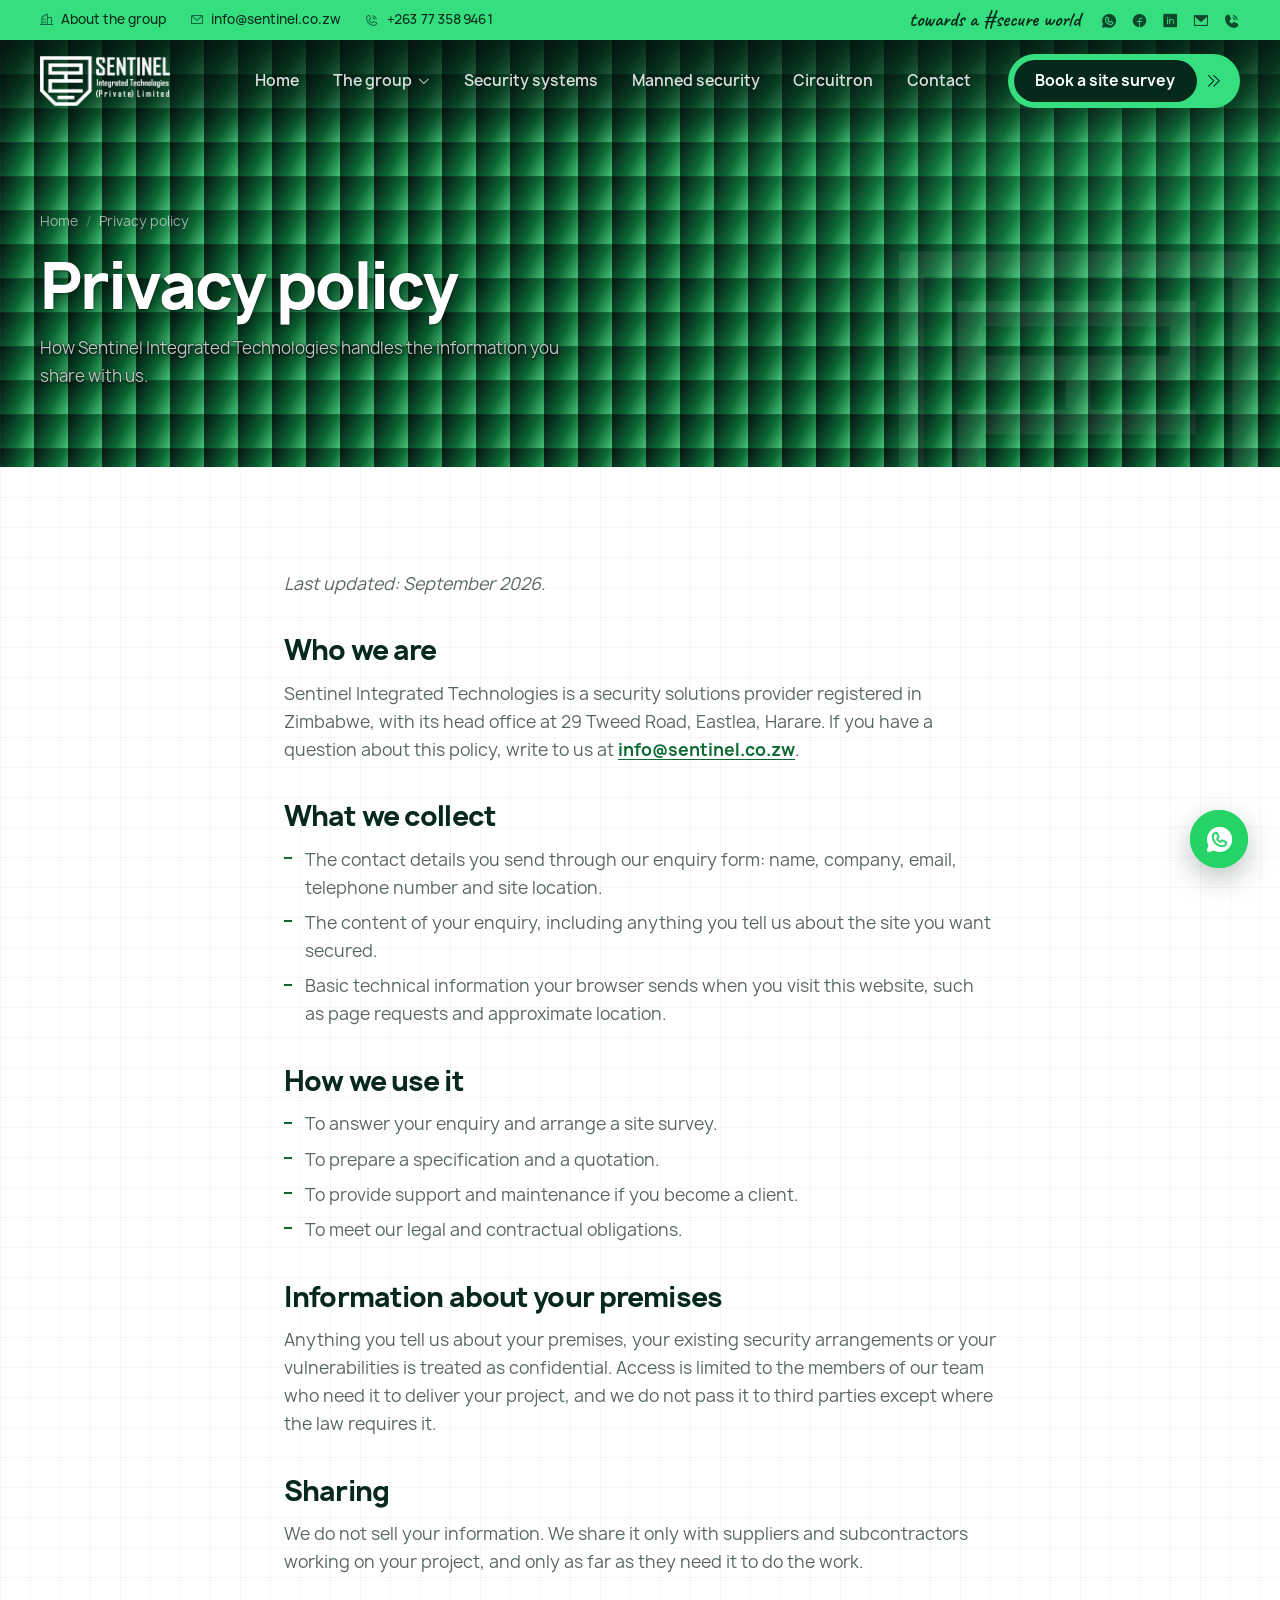
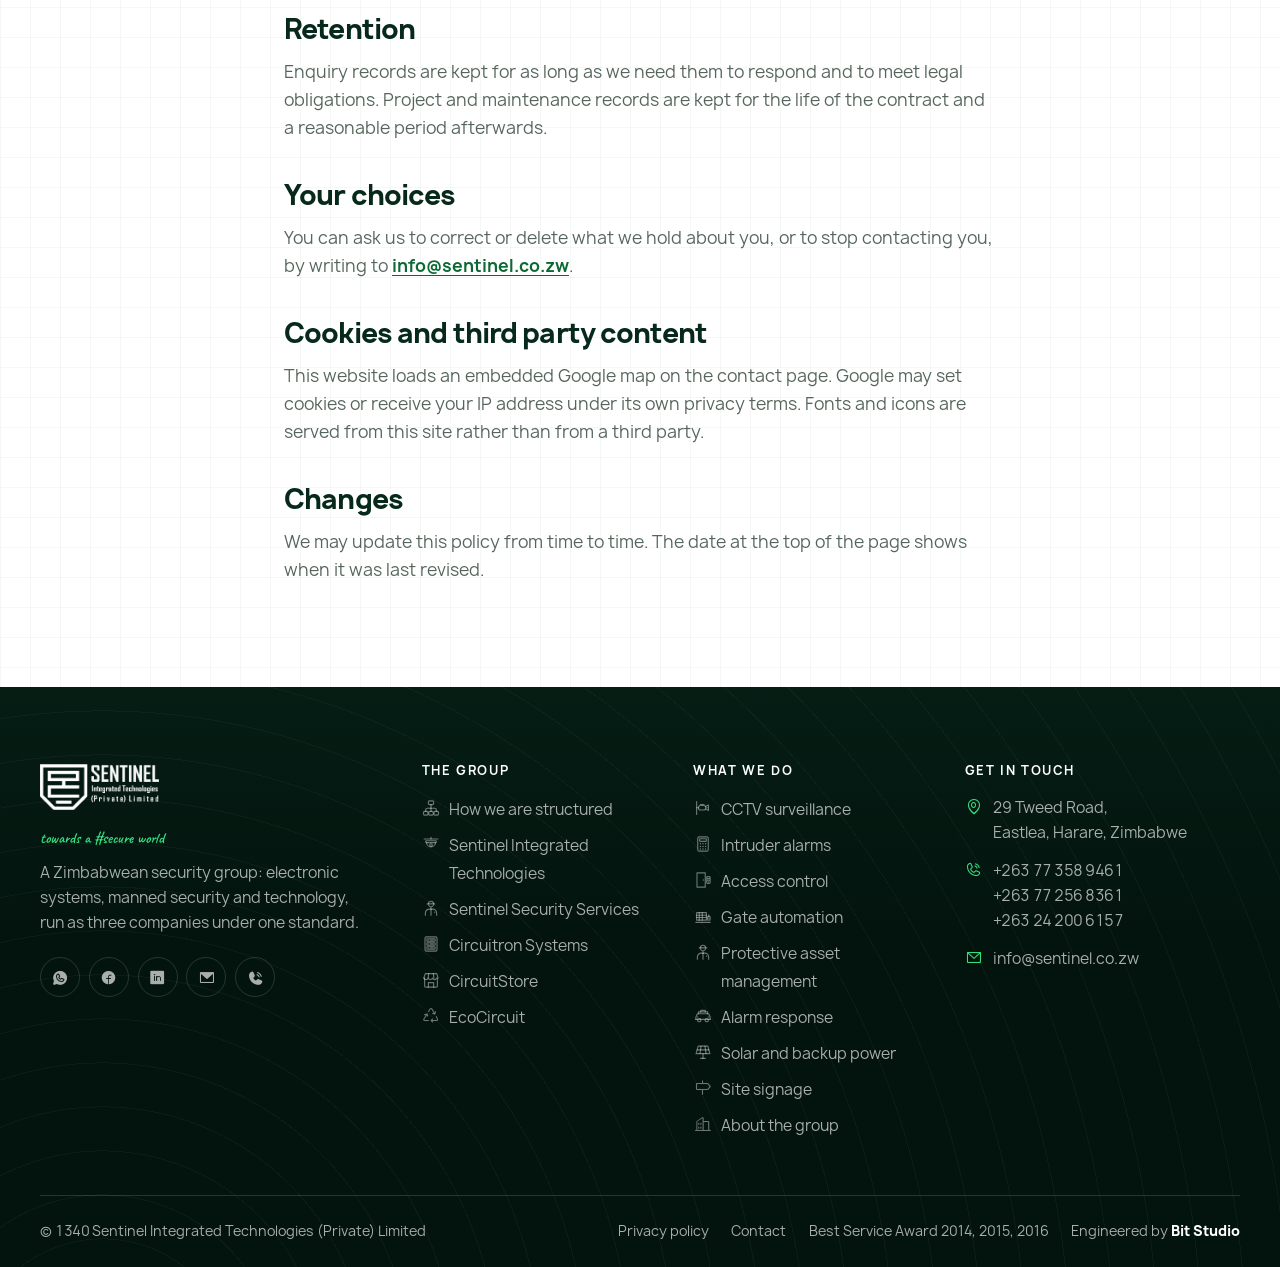
<file: privacy.html>
<!DOCTYPE html>
<html lang="en-ZW">
<head>
<meta charset="UTF-8">
<meta name="viewport" content="width=device-width, initial-scale=1, viewport-fit=cover">
<title>Privacy Policy | Sentinel Integrated Technologies</title>
<meta name="description" content="How Sentinel Integrated Technologies collects, uses and protects the information you share with us.">
<meta name="theme-color" content="#06291B">
<link rel="canonical" href="https://www.sentinel.co.zw/privacy.html">

<meta property="og:type" content="website">
<meta property="og:title" content="Privacy Policy | Sentinel Integrated Technologies">
<meta property="og:description" content="How Sentinel Integrated Technologies collects, uses and protects the information you share with us.">
<meta property="og:image" content="assets/img/brand/flier-1.jpg">
<meta property="og:locale" content="en_ZW">

<link rel="icon" type="image/svg+xml" href="assets/img/brand/mark.svg">
<link rel="icon" type="image/png" sizes="32x32" href="assets/img/brand/favicon-32.png">
<link rel="apple-touch-icon" href="assets/img/brand/favicon-180.png">

<link rel="preload" href="assets/fonts/manrope-400.woff2" as="font" type="font/woff2" crossorigin>
<link rel="preload" href="assets/fonts/manrope-800.woff2" as="font" type="font/woff2" crossorigin>
<link rel="preload" href="assets/fonts/marker.woff2" as="font" type="font/woff2" crossorigin>
<link rel="stylesheet" href="assets/icons/phosphor.css">
<link rel="stylesheet" href="assets/css/style.css">
<script>document.documentElement.classList.add('js');</script>
</head>
<body>
<a class="skip-link" href="#main">Skip to content</a>
<svg xmlns="http://www.w3.org/2000/svg" style="display:none"><symbol id="si-cam-dome" viewBox="0 0 24 24" fill="none" stroke="currentColor" stroke-width="1.5" stroke-linecap="round" stroke-linejoin="round"><title>Dome camera</title><path d="M2.8 5.4h18.4"/><path d="M12 5.4V3.2"/><rect x="4.8" y="7.6" width="14.4" height="2.6" rx="1.1"/><path d="M6.2 10.2a5.8 5.8 0 0 0 11.6 0"/><circle cx="12" cy="13.4" r="1.8"/></symbol><symbol id="si-cam-bullet" viewBox="0 0 24 24" fill="none" stroke="currentColor" stroke-width="1.5" stroke-linecap="round" stroke-linejoin="round"><title>Bullet camera</title><path d="M3.5 3.5v17"/><path d="M3.5 11.6h2.4"/><rect x="5.9" y="8.6" width="9.8" height="6" rx="3"/><path d="M15.7 9.8 19.3 8v7.2l-3.6-1.8"/><path d="M8.4 7.4h5"/><circle cx="17.4" cy="11.6" r="0.85" fill="currentColor" stroke="none"/></symbol><symbol id="si-nvr" viewBox="0 0 24 24" fill="none" stroke="currentColor" stroke-width="1.5" stroke-linecap="round" stroke-linejoin="round"><title>Recorder</title><rect x="2.5" y="5" width="19" height="5" rx="1.5"/><rect x="2.5" y="13" width="19" height="5" rx="1.5"/><circle cx="5.6" cy="7.5" r="0.85" fill="currentColor" stroke="none"/><circle cx="5.6" cy="15.5" r="0.85" fill="currentColor" stroke="none"/><path d="M9 7.5h9"/><path d="M9 15.5h9"/></symbol><symbol id="si-video-wall" viewBox="0 0 24 24" fill="none" stroke="currentColor" stroke-width="1.5" stroke-linecap="round" stroke-linejoin="round"><title>Monitoring wall</title><rect x="2.5" y="3.5" width="8.5" height="6.5" rx="1.2"/><rect x="13" y="3.5" width="8.5" height="6.5" rx="1.2"/><rect x="2.5" y="12" width="8.5" height="6.5" rx="1.2"/><rect x="13" y="12" width="8.5" height="6.5" rx="1.2"/><path d="M8.5 21.5h7"/><path d="M12 18.5v3"/></symbol><symbol id="si-control-room" viewBox="0 0 24 24" fill="none" stroke="currentColor" stroke-width="1.5" stroke-linecap="round" stroke-linejoin="round"><title>Control room</title><rect x="2.6" y="2.5" width="18.8" height="9.6" rx="1.5"/><path d="M5.8 5.4h5.6"/><path d="M5.8 7.4h8.8"/><path d="M5.8 9.4h5.6"/><circle cx="12" cy="15.4" r="2.4"/><path d="M6.2 21.5a5.8 5.8 0 0 1 11.6 0"/></symbol><symbol id="si-alarm-panel" viewBox="0 0 24 24" fill="none" stroke="currentColor" stroke-width="1.5" stroke-linecap="round" stroke-linejoin="round"><title>Alarm panel</title><rect x="5" y="2.5" width="14" height="19" rx="2"/><rect x="7.5" y="5" width="9" height="3.5" rx="0.8"/><circle cx="8.6" cy="11.8" r="1" fill="currentColor" stroke="none"/><circle cx="12" cy="11.8" r="1" fill="currentColor" stroke="none"/><circle cx="15.4" cy="11.8" r="1" fill="currentColor" stroke="none"/><circle cx="8.6" cy="15.2" r="1" fill="currentColor" stroke="none"/><circle cx="12" cy="15.2" r="1" fill="currentColor" stroke="none"/><circle cx="15.4" cy="15.2" r="1" fill="currentColor" stroke="none"/><circle cx="8.6" cy="18.6" r="1" fill="currentColor" stroke="none"/><circle cx="12" cy="18.6" r="1" fill="currentColor" stroke="none"/><circle cx="15.4" cy="18.6" r="1" fill="currentColor" stroke="none"/></symbol><symbol id="si-motion-sensor" viewBox="0 0 24 24" fill="none" stroke="currentColor" stroke-width="1.5" stroke-linecap="round" stroke-linejoin="round"><title>Motion sensor</title><path d="M5.6 3.8h12.8l-1.5 6.1H7.1z"/><path d="M6.3 6.9h11.4"/><path d="M9.4 12.2a3.4 3.4 0 0 0 5.2 0"/><path d="M7.3 13.9a5.9 5.9 0 0 0 9.4 0"/><path d="M5.2 15.6a8.4 8.4 0 0 0 13.6 0"/></symbol><symbol id="si-door-contact" viewBox="0 0 24 24" fill="none" stroke="currentColor" stroke-width="1.5" stroke-linecap="round" stroke-linejoin="round"><title>Door contact</title><path d="M3.5 3.5h7v17h-7z"/><path d="M13.5 3.5h7v17h-7z"/><rect x="8.2" y="9" width="2.3" height="6" rx="0.7"/><rect x="13.5" y="9" width="2.3" height="6" rx="0.7"/><path d="M11.3 10.5v3"/></symbol><symbol id="si-panic-button" viewBox="0 0 24 24" fill="none" stroke="currentColor" stroke-width="1.5" stroke-linecap="round" stroke-linejoin="round"><title>Panic button</title><circle cx="12" cy="12" r="9"/><circle cx="12" cy="12" r="4.2"/><path d="M12 2.2v2.4"/><path d="M12 19.4v2.4"/><path d="M2.2 12h2.4"/><path d="M19.4 12h2.4"/><circle cx="12" cy="12" r="1.5" fill="currentColor" stroke="none"/></symbol><symbol id="si-siren" viewBox="0 0 24 24" fill="none" stroke="currentColor" stroke-width="1.5" stroke-linecap="round" stroke-linejoin="round"><title>Siren</title><path d="M7 12.5a5 5 0 0 1 10 0v4H7z"/><path d="M5.5 19.5h13"/><path d="M7 16.5v3"/><path d="M17 16.5v3"/><path d="M12 3.2v3"/><path d="M5.6 5.6 7.7 7.7"/><path d="M18.4 5.6 16.3 7.7"/><path d="M2.8 12h2.2"/><path d="M19 12h2.2"/></symbol><symbol id="si-fire-detect" viewBox="0 0 24 24" fill="none" stroke="currentColor" stroke-width="1.5" stroke-linecap="round" stroke-linejoin="round"><title>Fire detection</title><circle cx="12" cy="12" r="9"/><circle cx="12" cy="12" r="6.1"/><path d="M12 8.1c1.7 1.6 2.6 2.9 2.6 4.2a2.6 2.6 0 0 1-5.2 0c0-.8.3-1.6 1-2.1.1.6.4 1.1.9 1.3-.3-1.1-.1-2.3.7-3.4z"/></symbol><symbol id="si-access-reader" viewBox="0 0 24 24" fill="none" stroke="currentColor" stroke-width="1.5" stroke-linecap="round" stroke-linejoin="round"><title>Access control</title><path d="M4 2.5h11v19H4z"/><circle cx="12.4" cy="12" r="0.9" fill="currentColor" stroke="none"/><rect x="17" y="7.5" width="4.5" height="9" rx="1.2"/><path d="M18.2 10h2.1"/><path d="M18.2 12.2h2.1"/><circle cx="19.25" cy="14.5" r="0.85" fill="currentColor" stroke="none"/></symbol><symbol id="si-biometric" viewBox="0 0 24 24" fill="none" stroke="currentColor" stroke-width="1.5" stroke-linecap="round" stroke-linejoin="round"><title>Biometric access</title><path d="M12 2.8c-3.4 0-6.2 2.6-6.2 5.8"/><path d="M18.2 8.6c0-3.2-2.8-5.8-6.2-5.8"/><path d="M5.8 13.6V8.6"/><path d="M18.2 8.6v3.1"/><path d="M8.9 8.6a3.1 3.1 0 0 1 6.2 0v6.2"/><path d="M8.9 8.6v8.4"/><path d="M12 8.6v9.9"/><path d="M15.1 17.8a9 9 0 0 1-.6 3"/><path d="M5.9 16.8a9 9 0 0 0 1-3.2"/><path d="M18.1 14.6a12 12 0 0 1-.9 5.4"/></symbol><symbol id="si-turnstile" viewBox="0 0 24 24" fill="none" stroke="currentColor" stroke-width="1.5" stroke-linecap="round" stroke-linejoin="round"><title>Speed gate</title><path d="M2.5 20.5h19"/><rect x="3" y="8.8" width="4.8" height="11.7" rx="1.3"/><rect x="16.2" y="8.8" width="4.8" height="11.7" rx="1.3"/><path d="M7.8 12h3.1"/><path d="M13.1 12h3.1"/><path d="M12 3.4v5.4"/><path d="M9.6 5.8 12 3.4l2.4 2.4"/><circle cx="5.4" cy="15.6" r="0.9" fill="currentColor" stroke="none"/><circle cx="18.6" cy="15.6" r="0.9" fill="currentColor" stroke="none"/></symbol><symbol id="si-intercom" viewBox="0 0 24 24" fill="none" stroke="currentColor" stroke-width="1.5" stroke-linecap="round" stroke-linejoin="round"><title>Video intercom</title><rect x="5.5" y="2.5" width="13" height="19" rx="2"/><rect x="8" y="5" width="8" height="5.5" rx="1"/><circle cx="12" cy="7.75" r="1.15" fill="currentColor" stroke="none"/><path d="M9 13.5h6"/><circle cx="12" cy="17.8" r="2"/><circle cx="12" cy="17.8" r="0.8" fill="currentColor" stroke="none"/></symbol><symbol id="si-gate-motor" viewBox="0 0 24 24" fill="none" stroke="currentColor" stroke-width="1.5" stroke-linecap="round" stroke-linejoin="round"><title>Gate automation</title><path d="M2.5 20.5h19"/><path d="M3.5 7.5h13v10h-13z"/><path d="M3.5 11h13"/><path d="M3.5 14h13"/><path d="M7 7.5v10"/><path d="M11 7.5v10"/><rect x="18" y="12.5" width="3.5" height="5" rx="1"/><path d="M19.75 12.5v-2"/><circle cx="19.75" cy="15" r="0.85" fill="currentColor" stroke="none"/></symbol><symbol id="si-boom-gate" viewBox="0 0 24 24" fill="none" stroke="currentColor" stroke-width="1.5" stroke-linecap="round" stroke-linejoin="round"><title>Boom barrier</title><path d="M2.5 20.5h19"/><rect x="3" y="11" width="4" height="9.5" rx="1.2"/><path d="M7.5 9 21 5.2"/><path d="M9.9 8.3l.6 2.1"/><path d="M13.5 7.3l.6 2.1"/><path d="M17.1 6.3l.6 2.1"/><circle cx="5" cy="14.5" r="0.9" fill="currentColor" stroke="none"/></symbol><symbol id="si-electric-fence" viewBox="0 0 24 24" fill="none" stroke="currentColor" stroke-width="1.5" stroke-linecap="round" stroke-linejoin="round"><title>Electric fencing</title><path d="M4 3.5v17"/><path d="M20 3.5v17"/><path d="M4 6.2h16"/><path d="M4 11h3.8"/><path d="M16.2 11H20"/><path d="M4 15.8h16"/><path d="M4 20h16"/><path d="M13.6 6.6 9.6 12.4h3.4l-2.6 5.8"/></symbol><symbol id="si-perimeter" viewBox="0 0 24 24" fill="none" stroke="currentColor" stroke-width="1.5" stroke-linecap="round" stroke-linejoin="round"><title>Perimeter protection</title><path d="M12 2.5 3.5 6v6c0 4.4 3.6 7.8 8.5 9.5 4.9-1.7 8.5-5.1 8.5-9.5V6z"/><path d="M12 6.3 7 8.4v3.4c0 2.5 2.1 4.6 5 5.7 2.9-1.1 5-3.2 5-5.7V8.4z"/><circle cx="12" cy="11.6" r="1.5" fill="currentColor" stroke="none"/></symbol><symbol id="si-guard" viewBox="0 0 24 24" fill="none" stroke="currentColor" stroke-width="1.5" stroke-linecap="round" stroke-linejoin="round"><title>Manned security</title><path d="M7 6.5h10"/><path d="M8.5 6.5a3.5 3.5 0 0 1 7 0"/><path d="M8.8 8.2a3.4 3.4 0 0 0 6.4 0"/><path d="M12 11.6v2"/><path d="M4.5 21.5v-2.8A5.2 5.2 0 0 1 9.7 13.5h4.6a5.2 5.2 0 0 1 5.2 5.2v2.8"/><path d="M12 13.9v7.6"/><circle cx="16.8" cy="17.5" r="0.9" fill="currentColor" stroke="none"/></symbol><symbol id="si-k9" viewBox="0 0 24 24" fill="none" stroke="currentColor" stroke-width="1.5" stroke-linecap="round" stroke-linejoin="round"><title>K9 unit</title><path d="M7.6 6.6 5.2 3.2 4.1 7.6"/><path d="M16.4 6.6 18.8 3.2l1.1 4.4"/><path d="M5.8 11a6.2 6.2 0 0 1 12.4 0v1.6a6.2 6.2 0 0 1-12.4 0z"/><circle cx="9.5" cy="10.2" r="1" fill="currentColor" stroke="none"/><circle cx="14.5" cy="10.2" r="1" fill="currentColor" stroke="none"/><path d="M10.7 14.2h2.6L12 15.9z"/><path d="M12 15.9v1.5"/></symbol><symbol id="si-patrol" viewBox="0 0 24 24" fill="none" stroke="currentColor" stroke-width="1.5" stroke-linecap="round" stroke-linejoin="round"><title>Response patrol</title><path d="M2.5 16.5v-3l2-4.5h15l2 4.5v3"/><path d="M2.5 16.5h19"/><path d="M6 9V6.5h12V9"/><path d="M9 6.5V4.5h6v2"/><circle cx="7" cy="17.5" r="2.2"/><circle cx="17" cy="17.5" r="2.2"/><circle cx="5" cy="13.2" r="0.85" fill="currentColor" stroke="none"/><circle cx="19" cy="13.2" r="0.85" fill="currentColor" stroke="none"/></symbol><symbol id="si-radio" viewBox="0 0 24 24" fill="none" stroke="currentColor" stroke-width="1.5" stroke-linecap="round" stroke-linejoin="round"><title>Two way radio</title><rect x="7" y="6.5" width="10" height="15" rx="2"/><path d="M14.5 6.5V3.2"/><rect x="9.3" y="9" width="5.4" height="3.2" rx="0.8"/><circle cx="10" cy="15" r="0.9" fill="currentColor" stroke="none"/><circle cx="12" cy="15" r="0.9" fill="currentColor" stroke="none"/><circle cx="14" cy="15" r="0.9" fill="currentColor" stroke="none"/><circle cx="10" cy="17.6" r="0.9" fill="currentColor" stroke="none"/><circle cx="12" cy="17.6" r="0.9" fill="currentColor" stroke="none"/><circle cx="14" cy="17.6" r="0.9" fill="currentColor" stroke="none"/><path d="M17.6 2.4a5.5 5.5 0 0 1 3.9 3.9"/><path d="M17.2 5.3a2.7 2.7 0 0 1 1.5 1.5"/></symbol><symbol id="si-investigate" viewBox="0 0 24 24" fill="none" stroke="currentColor" stroke-width="1.5" stroke-linecap="round" stroke-linejoin="round"><title>Investigations</title><path d="M5 2.5h9l4.5 4.5v6"/><path d="M5 2.5v19h5"/><path d="M13.5 2.5V7h5"/><path d="M7.8 7.5h3.4"/><path d="M7.8 11h5.2"/><circle cx="15.4" cy="15.4" r="4"/><path d="M18.4 18.4 21.5 21.5"/></symbol><symbol id="si-network-rack" viewBox="0 0 24 24" fill="none" stroke="currentColor" stroke-width="1.5" stroke-linecap="round" stroke-linejoin="round"><title>Network rack</title><rect x="4" y="2.5" width="16" height="19" rx="1.8"/><rect x="6.5" y="5" width="11" height="3.4" rx="0.8"/><rect x="6.5" y="10.3" width="11" height="3.4" rx="0.8"/><rect x="6.5" y="15.6" width="11" height="3.4" rx="0.8"/><circle cx="8.6" cy="6.7" r="0.75" fill="currentColor" stroke="none"/><circle cx="8.6" cy="12" r="0.75" fill="currentColor" stroke="none"/><circle cx="8.6" cy="17.3" r="0.75" fill="currentColor" stroke="none"/><path d="M11 6.7h4.4"/><path d="M11 12h4.4"/><path d="M11 17.3h4.4"/></symbol><symbol id="si-cabling" viewBox="0 0 24 24" fill="none" stroke="currentColor" stroke-width="1.5" stroke-linecap="round" stroke-linejoin="round"><title>Structured cabling</title><rect x="4.6" y="2.8" width="14.8" height="5.2" rx="1.4"/><path d="M7.2 5.6v1.2"/><path d="M9.6 5.6v1.2"/><path d="M12 5.6v1.2"/><path d="M14.4 5.6v1.2"/><path d="M16.8 5.6v1.2"/><path d="M12 8v3.4"/><path d="M12 11.4H5.4a1.6 1.6 0 0 0-1.6 1.6v1.9"/><path d="M12 11.4h6.6a1.6 1.6 0 0 1 1.6 1.6v1.9"/><path d="M12 11.4v3.5"/><circle cx="3.8" cy="16.6" r="1.6" fill="currentColor" stroke="none"/><circle cx="12" cy="16.6" r="1.6" fill="currentColor" stroke="none"/><circle cx="20.2" cy="16.6" r="1.6" fill="currentColor" stroke="none"/><path d="M1.8 21.2h4"/><path d="M10 21.2h4"/><path d="M18.2 21.2h4"/></symbol><symbol id="si-dish" viewBox="0 0 24 24" fill="none" stroke="currentColor" stroke-width="1.5" stroke-linecap="round" stroke-linejoin="round"><title>Satellite link</title><ellipse cx="10.4" cy="8.8" rx="7.6" ry="5.6" transform="rotate(-28 10.4 8.8)"/><path d="M10.4 8.8 16.4 4.2"/><circle cx="17.5" cy="3.4" r="1.5"/><path d="M11.9 13.8 13 20.5"/><path d="M9.4 20.5h7"/></symbol><symbol id="si-smart-home" viewBox="0 0 24 24" fill="none" stroke="currentColor" stroke-width="1.5" stroke-linecap="round" stroke-linejoin="round"><title>Smart technology</title><path d="M3.5 10.5 12 3.5l8.5 7"/><path d="M5.6 12.4v8.1h12.8v-8.1"/><path d="M9.6 16.5a3.4 3.4 0 0 1 4.8 0"/><path d="M7.3 14.1a6.7 6.7 0 0 1 9.4 0"/><circle cx="12" cy="18.8" r="1" fill="currentColor" stroke="none"/></symbol><symbol id="si-smart-switch" viewBox="0 0 24 24" fill="none" stroke="currentColor" stroke-width="1.5" stroke-linecap="round" stroke-linejoin="round"><title>Smart switch</title><rect x="3.5" y="5" width="17" height="14" rx="2"/><rect x="7" y="8" width="10" height="8" rx="1.4"/><path d="M7 12h10"/><circle cx="12" cy="10" r="0.9" fill="currentColor" stroke="none"/></symbol><symbol id="si-inverter" viewBox="0 0 24 24" fill="none" stroke="currentColor" stroke-width="1.5" stroke-linecap="round" stroke-linejoin="round"><title>Backup power</title><rect x="2.5" y="5.5" width="19" height="13" rx="2"/><path d="M12 5.5v13"/><path d="M8.6 9.2 6 12.6h3l-1.4 2.9"/><path d="M15 11h4.2"/><path d="M15 14.2h4.2"/><path d="M6 20.5h3"/><path d="M15 20.5h3"/></symbol><symbol id="si-solar" viewBox="0 0 24 24" fill="none" stroke="currentColor" stroke-width="1.5" stroke-linecap="round" stroke-linejoin="round"><title>Solar</title><path d="M2.8 14.2 5.6 4.2h12.8l2.8 10z"/><path d="M4.2 9.2h15.6"/><path d="M9.4 4.2 8 14.2"/><path d="M14.6 4.2l1.4 10"/><path d="M12 14.2v6.3"/><path d="M8.8 20.5h6.4"/></symbol><symbol id="si-e-waste" viewBox="0 0 24 24" fill="none" stroke="currentColor" stroke-width="1.5" stroke-linecap="round" stroke-linejoin="round"><title>Electronic waste</title><rect x="9.3" y="9.3" width="5.4" height="5.4" rx="1"/><path d="M9.3 11H7.7"/><path d="M9.3 13H7.7"/><path d="M14.7 11h1.6"/><path d="M14.7 13h1.6"/><path d="M4.6 15a8.2 8.2 0 0 1 2.3-10"/><path d="M6.9 5 6.4 8.1"/><path d="M6.9 5 9.9 5.8"/><path d="M19.4 9a8.2 8.2 0 0 1-2.3 10"/><path d="M17.1 19l.5-3.1"/><path d="M17.1 19 14.1 18.2"/></symbol><symbol id="si-storefront" viewBox="0 0 24 24" fill="none" stroke="currentColor" stroke-width="1.5" stroke-linecap="round" stroke-linejoin="round"><title>Retail</title><path d="M3.5 9.5V20a1.5 1.5 0 0 0 1.5 1.5h14a1.5 1.5 0 0 0 1.5-1.5V9.5"/><path d="M2.5 9.5 4.3 3.5h15.4l1.8 6"/><path d="M8.8 3.5 8.2 9.5"/><path d="M15.2 3.5l.6 6"/><path d="M2.5 9.5a3 3 0 0 0 5.7 0 3 3 0 0 0 5.6 0 3 3 0 0 0 5.7 0"/><path d="M8.5 21.5v-6h7v6"/></symbol><symbol id="si-cart" viewBox="0 0 24 24" fill="none" stroke="currentColor" stroke-width="1.5" stroke-linecap="round" stroke-linejoin="round"><title>Online store</title><path d="M2.5 3.5h2.8l2.6 11.4h10l2.1-8.2H6.3"/><circle cx="9.4" cy="19.2" r="1.8"/><circle cx="17.2" cy="19.2" r="1.8"/><path d="M13 8.5v3.6"/><path d="M11.2 10.3h3.6"/></symbol><symbol id="si-group-tree" viewBox="0 0 24 24" fill="none" stroke="currentColor" stroke-width="1.5" stroke-linecap="round" stroke-linejoin="round"><title>Group structure</title><rect x="8.5" y="2.5" width="7" height="5" rx="1.4"/><rect x="2" y="16.5" width="6" height="5" rx="1.4"/><rect x="9" y="16.5" width="6" height="5" rx="1.4"/><rect x="16" y="16.5" width="6" height="5" rx="1.4"/><path d="M12 7.5v4.6"/><path d="M5 16.5v-2.2a2 2 0 0 1 2-2h10a2 2 0 0 1 2 2v2.2"/><path d="M12 12.1v4.4"/></symbol></svg>


<!-- ===== Utility bar ===== -->
<div class="topbar">
  <div class="container topbar__inner">
    <ul class="topbar__list">
      <li><i class="ph ph-buildings i-xs" aria-hidden="true"></i> <a href="about.html">About the group</a></li>
      <li><i class="ph ph-envelope-simple i-xs" aria-hidden="true"></i> <a href="mailto:info@sentinel.co.zw">info@sentinel.co.zw</a></li>
      <li><i class="ph ph-phone-call i-xs" aria-hidden="true"></i> <a href="tel:+263773589461" class="num">+263 77 358 9461</a></li>
    </ul>
    <div class="topbar__social">
      <span class="script">towards a #secure world</span>
      <a href="https://wa.me/263773589461" aria-label="Message Sentinel on WhatsApp" rel="noopener"><i class="ph-fill ph-whatsapp-logo i-sm" aria-hidden="true"></i></a>
      <a href="https://www.facebook.com/profile.php?id=61594591624503" aria-label="Sentinel on Facebook" target="_blank" rel="noopener"><i class="ph-fill ph-facebook-logo i-sm" aria-hidden="true"></i></a>
      <a href="https://www.linkedin.com/company/sentinelzw/" aria-label="Sentinel on LinkedIn" target="_blank" rel="noopener"><i class="ph-fill ph-linkedin-logo i-sm" aria-hidden="true"></i></a>
      <a class="topbar__hide-sm" href="mailto:info@sentinel.co.zw" aria-label="Email Sentinel"><i class="ph-fill ph-envelope-simple i-sm" aria-hidden="true"></i></a>
      <a class="topbar__hide-sm" href="tel:+263773589461" aria-label="Call Sentinel"><i class="ph-fill ph-phone-call i-sm" aria-hidden="true"></i></a>
    </div>
  </div>
</div>

<!-- ===== Header ===== -->
<header class="header">
  <div class="container header__inner">
    <a class="brand" href="index.html" aria-label="Sentinel Integrated Technologies, home">
      <img class="brand__light" src="assets/img/brand/sit-lockup-white.png" alt="Sentinel Integrated Technologies" width="555" height="214">
      <img class="brand__dark" src="assets/img/brand/sit-lockup.png" alt="" aria-hidden="true" width="555" height="214">
    </a>

    <nav class="nav" aria-label="Primary">
      <ul class="nav__list">
        <li><a class="nav__link" href="index.html">Home</a></li>
        <li class="nav__has-mega"><a class="nav__link" href="group.html" aria-expanded="false" aria-controls="mega" data-mega>The group <i class="ph ph-caret-down i-xs" aria-hidden="true"></i></a></li>
        <li><a class="nav__link" href="services.html">Security systems</a></li>
        <li><a class="nav__link" href="security-services.html">Manned security</a></li>
        <li><a class="nav__link" href="circuitron.html">Circuitron</a></li>
        <li><a class="nav__link" href="contact.html">Contact</a></li>
      </ul>
      <div class="mega" id="mega" hidden>
        <div class="container mega__inner">
          <a class="mega__parent" href="group.html">
            <span class="mega__mark"><svg class="si i-lg" aria-hidden="true" focusable="false"><use href="#si-group-tree"/></svg></span>
            <span>
              <strong>Sentinel, the group</strong>
              <small>One holding company, three operating businesses, one standard of work.</small>
            </span>
            <span class="mega__go">See the structure <i class="ph ph-caret-double-right i-xs" aria-hidden="true"></i></span>
          </a>
          <div class="mega__grid">
        <a class="mega__card" href="services.html">
          <span class="mega__logo"><img class="clogo" src="assets/img/brand/sit-lockup.png" alt="Sentinel Integrated Technologies" style="height:34px;width:88px" loading="lazy" width="555" height="214"></span>
          <small>Electronic security technology</small>
          <span class="mega__chips"><i>CCTV</i><i>Alarms</i><i>Access control</i><i>Fire</i></span>
          
        </a>
        <a class="mega__card" href="security-services.html">
          <span class="mega__logo"><img class="clogo" src="assets/img/brand/sentinel-security-services.svg" alt="Sentinel Security Services" width="102" height="34" style="height:34px;width:102px" loading="lazy"></span>
          <small>Security operations</small>
          <span class="mega__chips"><i>Manned security</i><i>Dog units</i><i>Response</i><i>Investigations</i></span>
          
        </a>
        <a class="mega__card" href="circuitron.html">
          <span class="mega__logo"><img class="clogo" src="assets/img/brand/circuitron-logo.png" alt="Circuitron Systems" style="height:34px;width:107px" loading="lazy" width="531" height="169"></span>
          <small>Technology and systems</small>
          <span class="mega__chips"><i>Communications</i><i>Automation</i><i>Electronics</i><i>Retail</i></span>
          <span class="mega__units"><a href="circuitron.html#circuitstore">CircuitStore</a> <a href="circuitron.html#ecocircuit">EcoCircuit</a></span>
        </a>
          </div>
        </div>
      </div>
    </nav>

    <div class="header__cta"><a class="pbtn" href="contact.html"><span class="pbtn__label"><span class="lbl-full">Book a site survey</span><span class="lbl-brief">Free survey</span></span><span class="pbtn__chev"><i class="ph ph-caret-double-right i-sm" aria-hidden="true"></i></span></a></div>

    <button class="nav-toggle" type="button" aria-expanded="false" aria-controls="drawer" aria-label="Open menu">
      <span></span><span></span><span></span>
    </button>
  </div>
</header>

<div class="drawer" id="drawer">
  <div class="drawer__top">
    <a class="drawer__brand" href="index.html" aria-label="Sentinel Integrated Technologies home">
      <img src="assets/img/brand/sit-lockup-white.png" alt="" width="555" height="214">
    </a>
    <button class="drawer__close" type="button" data-drawer-close aria-label="Close menu">
      <svg viewBox="0 0 24 24" aria-hidden="true" focusable="false">
        <path d="M6 6 18 18M18 6 6 18"/>
      </svg>
    </button>
  </div>
  <nav class="drawer__list" aria-label="Mobile">
    <a href="index.html">Home <span class="num">01</span></a>
    <a href="group.html">The group <span class="num">02</span></a>
    <a href="services.html">Security systems <span class="num">03</span></a>
    <a href="security-services.html">Manned security <span class="num">04</span></a>
    <a href="circuitron.html">Circuitron <span class="num">05</span></a>
    <a href="contact.html">Contact <span class="num">06</span></a>
    <a href="about.html">About <span class="num">07</span></a>
  </nav>
  <div class="drawer__foot">
    <a href="tel:+263773589461" class="num">+263 77 358 9461</a>
    <a href="mailto:info@sentinel.co.zw">info@sentinel.co.zw</a>
    <p>29 Tweed Road, Eastlea, Harare</p>
    <a class="pbtn pbtn--block" href="contact.html"><span class="pbtn__label">Book a site survey</span><span class="pbtn__chev"><i class="ph ph-caret-double-right i-sm" aria-hidden="true"></i></span></a>
  </div>
</div>

<main id="main">

  <section class="phero phero--plain">
    <div class="container" data-obstacle>
      <nav class="crumb" aria-label="Breadcrumb"><a href="index.html">Home</a> <i class="sep">/</i> <span>Privacy policy</span></nav>
      <h1 class="h-1">Privacy policy</h1>
      <p class="lead" data-stream>How Sentinel Integrated Technologies handles the information you share with us.</p>
    </div>
  </section>

  <section class="section section--white pat pat-grid">
    <div class="container container--narrow prose">
      <p><em>Last updated: September 2026.</em></p>

      <h2>Who we are</h2>
      <p>Sentinel Integrated Technologies is a security solutions provider registered in Zimbabwe, with
      its head office at 29 Tweed Road, Eastlea, Harare. If you have a question about this
      policy, write to us at <a href="mailto:info@sentinel.co.zw">info@sentinel.co.zw</a>.</p>

      <h2>What we collect</h2>
      <ul>
        <li>The contact details you send through our enquiry form: name, company, email, telephone number and site location.</li>
        <li>The content of your enquiry, including anything you tell us about the site you want secured.</li>
        <li>Basic technical information your browser sends when you visit this website, such as page requests and approximate location.</li>
      </ul>

      <h2>How we use it</h2>
      <ul>
        <li>To answer your enquiry and arrange a site survey.</li>
        <li>To prepare a specification and a quotation.</li>
        <li>To provide support and maintenance if you become a client.</li>
        <li>To meet our legal and contractual obligations.</li>
      </ul>

      <h2>Information about your premises</h2>
      <p>Anything you tell us about your premises, your existing security arrangements or your
      vulnerabilities is treated as confidential. Access is limited to the members of our team who
      need it to deliver your project, and we do not pass it to third parties except where the law
      requires it.</p>

      <h2>Sharing</h2>
      <p>We do not sell your information. We share it only with suppliers and subcontractors working
      on your project, and only as far as they need it to do the work.</p>

      <h2>Retention</h2>
      <p>Enquiry records are kept for as long as we need them to respond and to meet legal
      obligations. Project and maintenance records are kept for the life of the contract and a
      reasonable period afterwards.</p>

      <h2>Your choices</h2>
      <p>You can ask us to correct or delete what we hold about you, or to stop contacting you, by
      writing to <a href="mailto:info@sentinel.co.zw">info@sentinel.co.zw</a>.</p>

      <h2>Cookies and third party content</h2>
      <p>This website loads an embedded Google map on the contact page. Google may set cookies or
      receive your IP address under its own privacy terms. Fonts and icons are served from this site
      rather than from a third party.</p>

      <h2>Changes</h2>
      <p>We may update this policy from time to time. The date at the top of the page shows when it
      was last revised.</p>
    </div>
  </section>

</main>

<!-- ===== Footer ===== -->
<footer class="footer pat pat-rings">
  <div class="container">
    <div class="footer__top">
      <div class="footer__brand">
        <a href="index.html" aria-label="Sentinel Integrated Technologies, home">
          <img src="assets/img/brand/sit-lockup-white.png" alt="Sentinel Integrated Technologies" loading="lazy" width="555" height="214">
        </a>
        <p class="script footer__tagline">towards a #secure world</p>
        <p>A Zimbabwean security group: electronic systems, manned security and technology, run as three companies under one standard.</p>
        <div class="socials">
          <a href="https://wa.me/263773589461" aria-label="Message Sentinel on WhatsApp" rel="noopener"><i class="ph-fill ph-whatsapp-logo i-sm" aria-hidden="true"></i></a>
          <a href="https://www.facebook.com/profile.php?id=61594591624503" aria-label="Sentinel on Facebook" target="_blank" rel="noopener"><i class="ph-fill ph-facebook-logo i-sm" aria-hidden="true"></i></a>
          <a href="https://www.linkedin.com/company/sentinelzw/" aria-label="Sentinel on LinkedIn" target="_blank" rel="noopener"><i class="ph-fill ph-linkedin-logo i-sm" aria-hidden="true"></i></a>
          <a href="mailto:info@sentinel.co.zw" aria-label="Email Sentinel"><i class="ph-fill ph-envelope-simple i-sm" aria-hidden="true"></i></a>
          <a href="tel:+263773589461" aria-label="Call Sentinel"><i class="ph-fill ph-phone-call i-sm" aria-hidden="true"></i></a>
        </div>
      </div>

      <div>
        <h4>The group</h4>
        <ul class="footer__links">
          <li><span class="li-ico" aria-hidden="true"><svg class="si i-sm" aria-hidden="true" focusable="false"><use href="#si-group-tree"/></svg></span><span><a href="group.html">How we are structured</a></span></li>
          <li><span class="li-ico" aria-hidden="true"><svg class="si i-sm" aria-hidden="true" focusable="false"><use href="#si-cam-dome"/></svg></span><span><a href="services.html">Sentinel Integrated Technologies</a></span></li>
          <li><span class="li-ico" aria-hidden="true"><svg class="si i-sm" aria-hidden="true" focusable="false"><use href="#si-guard"/></svg></span><span><a href="security-services.html">Sentinel Security Services</a></span></li>
          <li><span class="li-ico" aria-hidden="true"><svg class="si i-sm" aria-hidden="true" focusable="false"><use href="#si-network-rack"/></svg></span><span><a href="circuitron.html">Circuitron Systems</a></span></li>
          <li><span class="li-ico" aria-hidden="true"><svg class="si i-sm" aria-hidden="true" focusable="false"><use href="#si-storefront"/></svg></span><span><a href="circuitron.html#circuitstore">CircuitStore</a></span></li>
          <li><span class="li-ico" aria-hidden="true"><i class="ph ph-recycle i-sm" aria-hidden="true"></i></span><span><a href="circuitron.html#ecocircuit">EcoCircuit</a></span></li>
        </ul>
      </div>

      <div>
        <h4>What we do</h4>
        <ul class="footer__links">
          <li><span class="li-ico" aria-hidden="true"><svg class="si i-sm" aria-hidden="true" focusable="false"><use href="#si-cam-bullet"/></svg></span><span><a href="services.html#cctv">CCTV surveillance</a></span></li>
          <li><span class="li-ico" aria-hidden="true"><svg class="si i-sm" aria-hidden="true" focusable="false"><use href="#si-alarm-panel"/></svg></span><span><a href="services.html#alarms">Intruder alarms</a></span></li>
          <li><span class="li-ico" aria-hidden="true"><svg class="si i-sm" aria-hidden="true" focusable="false"><use href="#si-access-reader"/></svg></span><span><a href="services.html#access">Access control</a></span></li>
          <li><span class="li-ico" aria-hidden="true"><svg class="si i-sm" aria-hidden="true" focusable="false"><use href="#si-gate-motor"/></svg></span><span><a href="services.html#gates">Gate automation</a></span></li>
          <li><span class="li-ico" aria-hidden="true"><svg class="si i-sm" aria-hidden="true" focusable="false"><use href="#si-guard"/></svg></span><span><a href="security-services.html#manned">Protective asset management</a></span></li>
          <li><span class="li-ico" aria-hidden="true"><svg class="si i-sm" aria-hidden="true" focusable="false"><use href="#si-patrol"/></svg></span><span><a href="security-services.html#response">Alarm response</a></span></li>
          <li><span class="li-ico" aria-hidden="true"><svg class="si i-sm" aria-hidden="true" focusable="false"><use href="#si-solar"/></svg></span><span><a href="renewable-energy.html">Solar and backup power</a></span></li>
          <li><span class="li-ico" aria-hidden="true"><i class="ph ph-signpost i-sm" aria-hidden="true"></i></span><span><a href="signage.html">Site signage</a></span></li>
          <li><span class="li-ico" aria-hidden="true"><i class="ph ph-buildings i-sm" aria-hidden="true"></i></span><span><a href="about.html">About the group</a></span></li>
        </ul>
      </div>

      <div>
        <h4>Get in touch</h4>
        <ul class="footer__contact">
          <li><i class="ph ph-map-pin i-sm" aria-hidden="true"></i><span>29 Tweed Road,<br>Eastlea, Harare, Zimbabwe</span></li>
          <li><i class="ph ph-phone-call i-sm" aria-hidden="true"></i><span class="num">
              <a href="tel:+263773589461">+263 77 358 9461</a>
              <a href="tel:+263772568361">+263 77 256 8361</a>
              <a href="tel:+263242006157">+263 24 200 6157</a>
            </span></li>
          <li><i class="ph ph-envelope-simple i-sm" aria-hidden="true"></i><a href="mailto:info@sentinel.co.zw">info@sentinel.co.zw</a></li>
        </ul>
      </div>
    </div>

    <div class="footer__bottom">
      <p style="margin:0">&copy; <span data-year class="num">2026</span> Sentinel Integrated Technologies (Private) Limited</p>
      <nav aria-label="Legal">
        <a href="privacy.html">Privacy policy</a>
        <a href="contact.html">Contact</a>
        <a href="about.html#recognition">Best Service Award 2014, 2015, 2016</a>
        <a class="footer__by" href="https://bitstudio.co.zw" rel="noopener">Engineered by <strong>Bit Studio</strong></a>
      </nav>
    </div>
  </div>
</footer>

<!-- ===== Floating contact rail ===== -->
<div class="fab-rail">
  <button class="to-top" type="button" aria-label="Back to top"><i class="ph ph-arrow-up i-sm" aria-hidden="true"></i></button>

  <div class="wa" data-wa>
    <div class="wa__panel" id="wa-panel" role="dialog" aria-label="Contact Sentinel on WhatsApp">
      <div class="wa__head">
        <i class="ph-fill ph-whatsapp-logo i-md" aria-hidden="true"></i>
        <span>
          <strong>Sentinel on WhatsApp</strong>
          <span>Usually replies within the hour</span>
        </span>
      </div>
      <div class="wa__body">
        <a class="wa__opt" href="https://wa.me/263773589461?text=Hello%20Sentinel%2C%20I%20would%20like%20to%20ask%20about%20a%20security%20system%20for%20my%20property." target="_blank" rel="noopener">
          <i class="ph-duotone ph-chat-circle-dots i-md" aria-hidden="true"></i>
          <span>
            <strong>Make an enquiry</strong>
            <small>Prices and site surveys</small>
          </span>
          <i class="ph ph-caret-double-right i-xs" aria-hidden="true"></i>
        </a>
        <a class="wa__opt" href="https://chat.whatsapp.com/" target="_blank" rel="noopener">
          <i class="ph-duotone ph-users-three i-md" aria-hidden="true"></i>
          <span>
            <strong>Join the community</strong>
            <small>Security tips from our team</small>
          </span>
          <i class="ph ph-caret-double-right i-xs" aria-hidden="true"></i>
        </a>
      </div>
      <p class="wa__foot">Opens WhatsApp. Standard message rates apply.</p>
    </div>

    <button class="wa__toggle" type="button" data-wa-toggle
            aria-expanded="false" aria-controls="wa-panel" aria-label="Contact us on WhatsApp">
      <i class="ph-fill ph-whatsapp-logo i-md wa__open" aria-hidden="true"></i>
      <i class="ph ph-x i-md wa__close" aria-hidden="true"></i>
    </button>
  </div>
</div>

<script src="assets/js/main.js" defer></script>
</body>
</html>
</file>
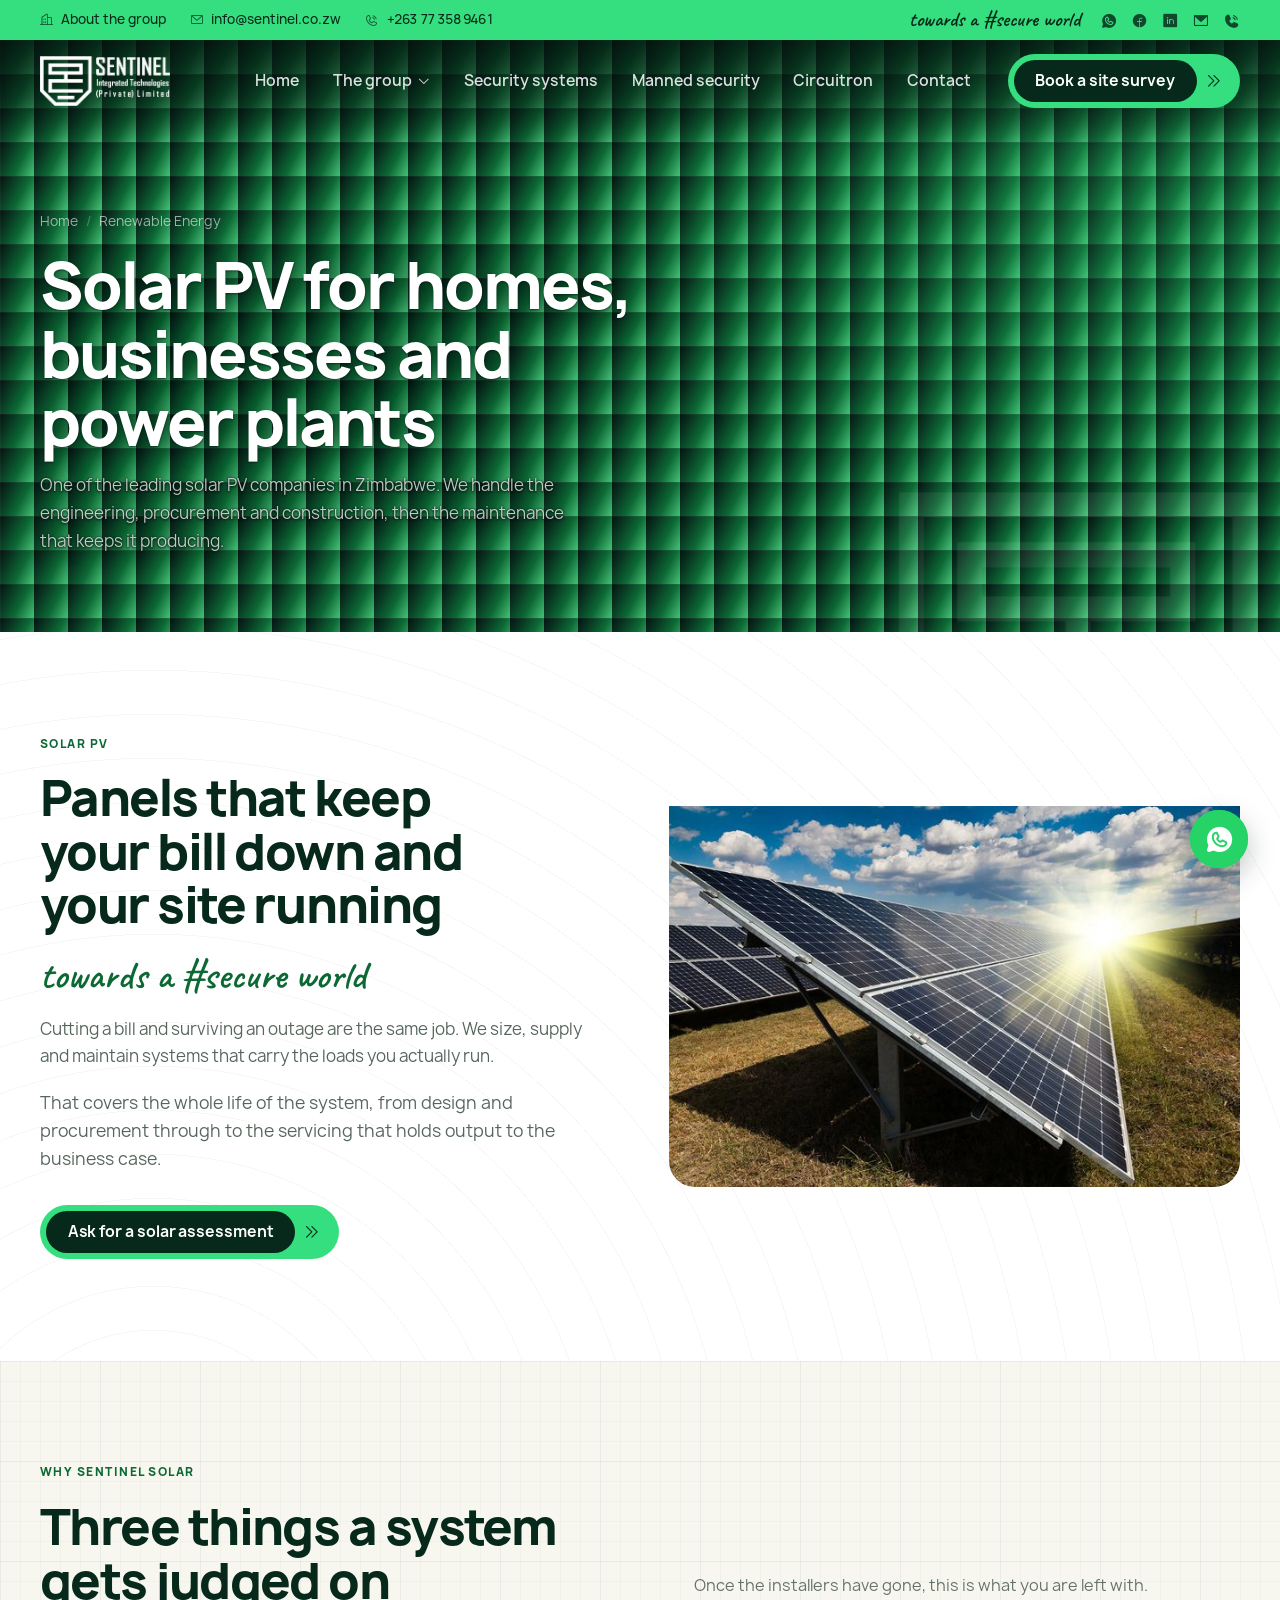
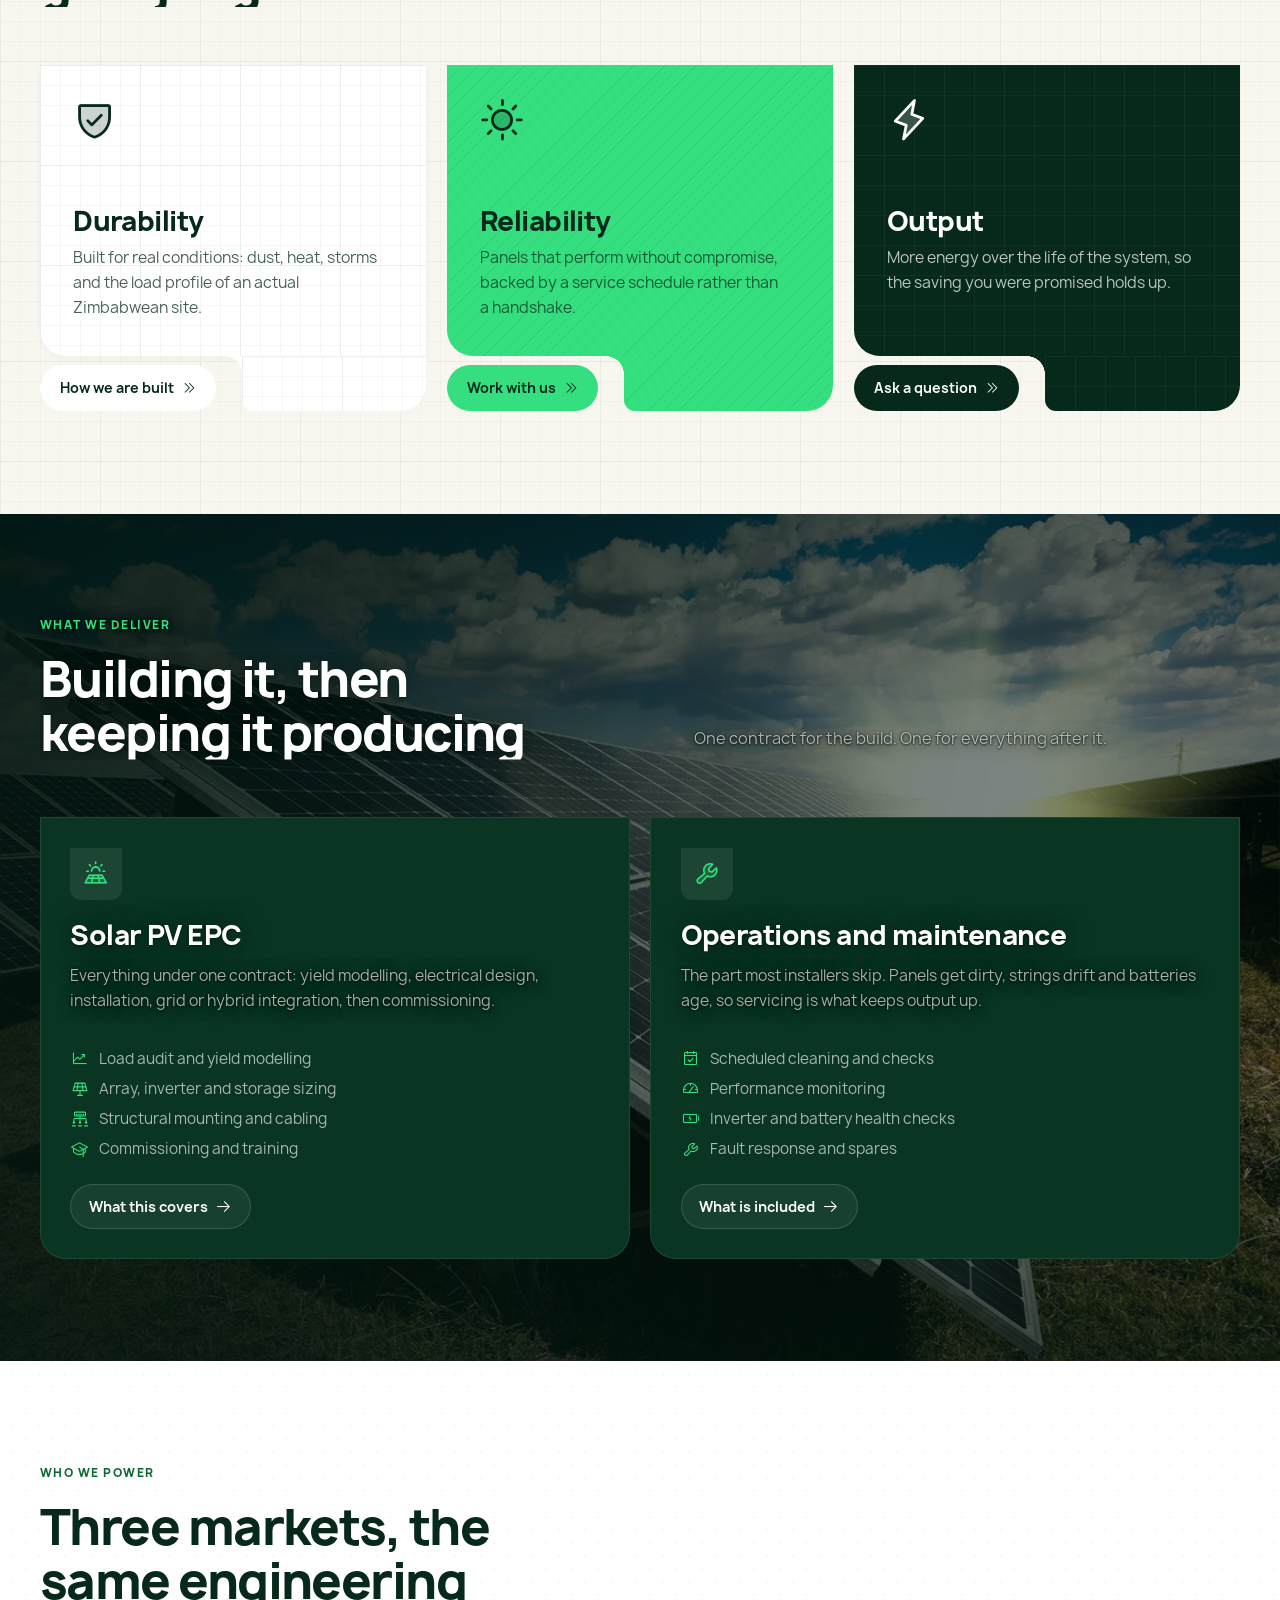
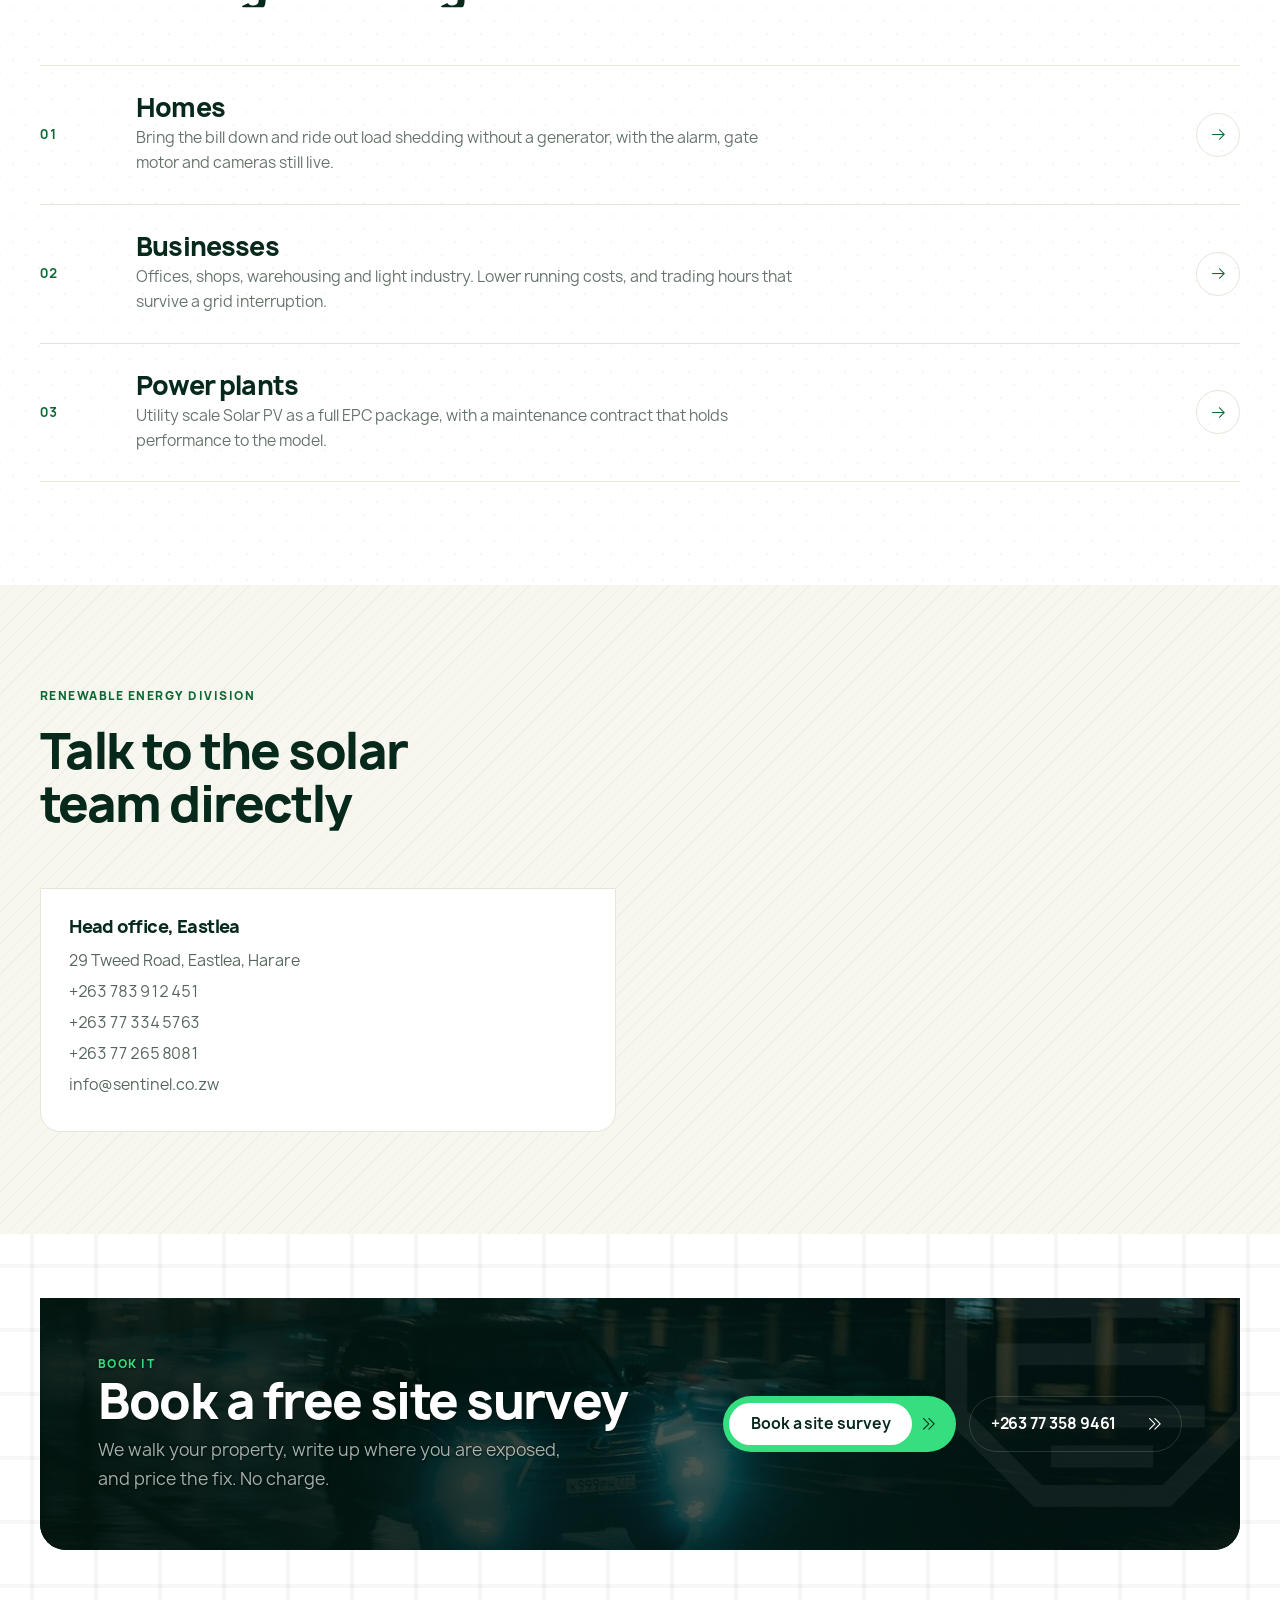
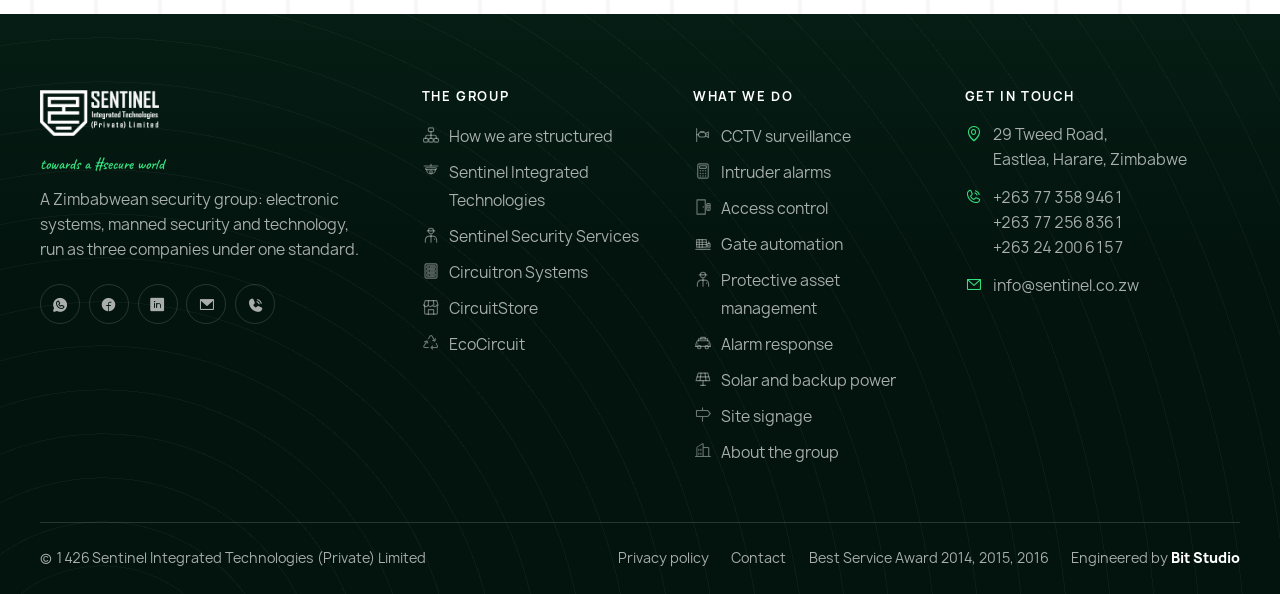
<file: renewable-energy.html>
<!DOCTYPE html>
<html lang="en-ZW">
<head>
<meta charset="UTF-8">
<meta name="viewport" content="width=device-width, initial-scale=1, viewport-fit=cover">
<title>Renewable Energy: Solar PV in Zimbabwe | Sentinel Integrated Technologies</title>
<meta name="description" content="Solar PV engineering, procurement and construction, plus operations and maintenance, for homes, businesses and power plants in Zimbabwe.">
<meta name="theme-color" content="#06291B">
<link rel="canonical" href="https://www.sentinel.co.zw/renewable-energy.html">

<meta property="og:type" content="website">
<meta property="og:title" content="Renewable Energy: Solar PV in Zimbabwe | Sentinel Integrated Technologies">
<meta property="og:description" content="Solar PV engineering, procurement and construction, plus operations and maintenance, for homes, businesses and power plants in Zimbabwe.">
<meta property="og:image" content="assets/img/brand/flier-1.jpg">
<meta property="og:locale" content="en_ZW">

<link rel="icon" type="image/svg+xml" href="assets/img/brand/mark.svg">
<link rel="icon" type="image/png" sizes="32x32" href="assets/img/brand/favicon-32.png">
<link rel="apple-touch-icon" href="assets/img/brand/favicon-180.png">

<link rel="preload" href="assets/fonts/manrope-400.woff2" as="font" type="font/woff2" crossorigin>
<link rel="preload" href="assets/fonts/manrope-800.woff2" as="font" type="font/woff2" crossorigin>
<link rel="preload" href="assets/fonts/marker.woff2" as="font" type="font/woff2" crossorigin>
<link rel="stylesheet" href="assets/icons/phosphor.css">
<link rel="stylesheet" href="assets/css/style.css">
<script>document.documentElement.classList.add('js');</script>
</head>
<body>
<a class="skip-link" href="#main">Skip to content</a>
<svg xmlns="http://www.w3.org/2000/svg" style="display:none"><symbol id="si-cam-dome" viewBox="0 0 24 24" fill="none" stroke="currentColor" stroke-width="1.5" stroke-linecap="round" stroke-linejoin="round"><title>Dome camera</title><path d="M2.8 5.4h18.4"/><path d="M12 5.4V3.2"/><rect x="4.8" y="7.6" width="14.4" height="2.6" rx="1.1"/><path d="M6.2 10.2a5.8 5.8 0 0 0 11.6 0"/><circle cx="12" cy="13.4" r="1.8"/></symbol><symbol id="si-cam-bullet" viewBox="0 0 24 24" fill="none" stroke="currentColor" stroke-width="1.5" stroke-linecap="round" stroke-linejoin="round"><title>Bullet camera</title><path d="M3.5 3.5v17"/><path d="M3.5 11.6h2.4"/><rect x="5.9" y="8.6" width="9.8" height="6" rx="3"/><path d="M15.7 9.8 19.3 8v7.2l-3.6-1.8"/><path d="M8.4 7.4h5"/><circle cx="17.4" cy="11.6" r="0.85" fill="currentColor" stroke="none"/></symbol><symbol id="si-nvr" viewBox="0 0 24 24" fill="none" stroke="currentColor" stroke-width="1.5" stroke-linecap="round" stroke-linejoin="round"><title>Recorder</title><rect x="2.5" y="5" width="19" height="5" rx="1.5"/><rect x="2.5" y="13" width="19" height="5" rx="1.5"/><circle cx="5.6" cy="7.5" r="0.85" fill="currentColor" stroke="none"/><circle cx="5.6" cy="15.5" r="0.85" fill="currentColor" stroke="none"/><path d="M9 7.5h9"/><path d="M9 15.5h9"/></symbol><symbol id="si-video-wall" viewBox="0 0 24 24" fill="none" stroke="currentColor" stroke-width="1.5" stroke-linecap="round" stroke-linejoin="round"><title>Monitoring wall</title><rect x="2.5" y="3.5" width="8.5" height="6.5" rx="1.2"/><rect x="13" y="3.5" width="8.5" height="6.5" rx="1.2"/><rect x="2.5" y="12" width="8.5" height="6.5" rx="1.2"/><rect x="13" y="12" width="8.5" height="6.5" rx="1.2"/><path d="M8.5 21.5h7"/><path d="M12 18.5v3"/></symbol><symbol id="si-control-room" viewBox="0 0 24 24" fill="none" stroke="currentColor" stroke-width="1.5" stroke-linecap="round" stroke-linejoin="round"><title>Control room</title><rect x="2.6" y="2.5" width="18.8" height="9.6" rx="1.5"/><path d="M5.8 5.4h5.6"/><path d="M5.8 7.4h8.8"/><path d="M5.8 9.4h5.6"/><circle cx="12" cy="15.4" r="2.4"/><path d="M6.2 21.5a5.8 5.8 0 0 1 11.6 0"/></symbol><symbol id="si-alarm-panel" viewBox="0 0 24 24" fill="none" stroke="currentColor" stroke-width="1.5" stroke-linecap="round" stroke-linejoin="round"><title>Alarm panel</title><rect x="5" y="2.5" width="14" height="19" rx="2"/><rect x="7.5" y="5" width="9" height="3.5" rx="0.8"/><circle cx="8.6" cy="11.8" r="1" fill="currentColor" stroke="none"/><circle cx="12" cy="11.8" r="1" fill="currentColor" stroke="none"/><circle cx="15.4" cy="11.8" r="1" fill="currentColor" stroke="none"/><circle cx="8.6" cy="15.2" r="1" fill="currentColor" stroke="none"/><circle cx="12" cy="15.2" r="1" fill="currentColor" stroke="none"/><circle cx="15.4" cy="15.2" r="1" fill="currentColor" stroke="none"/><circle cx="8.6" cy="18.6" r="1" fill="currentColor" stroke="none"/><circle cx="12" cy="18.6" r="1" fill="currentColor" stroke="none"/><circle cx="15.4" cy="18.6" r="1" fill="currentColor" stroke="none"/></symbol><symbol id="si-motion-sensor" viewBox="0 0 24 24" fill="none" stroke="currentColor" stroke-width="1.5" stroke-linecap="round" stroke-linejoin="round"><title>Motion sensor</title><path d="M5.6 3.8h12.8l-1.5 6.1H7.1z"/><path d="M6.3 6.9h11.4"/><path d="M9.4 12.2a3.4 3.4 0 0 0 5.2 0"/><path d="M7.3 13.9a5.9 5.9 0 0 0 9.4 0"/><path d="M5.2 15.6a8.4 8.4 0 0 0 13.6 0"/></symbol><symbol id="si-door-contact" viewBox="0 0 24 24" fill="none" stroke="currentColor" stroke-width="1.5" stroke-linecap="round" stroke-linejoin="round"><title>Door contact</title><path d="M3.5 3.5h7v17h-7z"/><path d="M13.5 3.5h7v17h-7z"/><rect x="8.2" y="9" width="2.3" height="6" rx="0.7"/><rect x="13.5" y="9" width="2.3" height="6" rx="0.7"/><path d="M11.3 10.5v3"/></symbol><symbol id="si-panic-button" viewBox="0 0 24 24" fill="none" stroke="currentColor" stroke-width="1.5" stroke-linecap="round" stroke-linejoin="round"><title>Panic button</title><circle cx="12" cy="12" r="9"/><circle cx="12" cy="12" r="4.2"/><path d="M12 2.2v2.4"/><path d="M12 19.4v2.4"/><path d="M2.2 12h2.4"/><path d="M19.4 12h2.4"/><circle cx="12" cy="12" r="1.5" fill="currentColor" stroke="none"/></symbol><symbol id="si-siren" viewBox="0 0 24 24" fill="none" stroke="currentColor" stroke-width="1.5" stroke-linecap="round" stroke-linejoin="round"><title>Siren</title><path d="M7 12.5a5 5 0 0 1 10 0v4H7z"/><path d="M5.5 19.5h13"/><path d="M7 16.5v3"/><path d="M17 16.5v3"/><path d="M12 3.2v3"/><path d="M5.6 5.6 7.7 7.7"/><path d="M18.4 5.6 16.3 7.7"/><path d="M2.8 12h2.2"/><path d="M19 12h2.2"/></symbol><symbol id="si-fire-detect" viewBox="0 0 24 24" fill="none" stroke="currentColor" stroke-width="1.5" stroke-linecap="round" stroke-linejoin="round"><title>Fire detection</title><circle cx="12" cy="12" r="9"/><circle cx="12" cy="12" r="6.1"/><path d="M12 8.1c1.7 1.6 2.6 2.9 2.6 4.2a2.6 2.6 0 0 1-5.2 0c0-.8.3-1.6 1-2.1.1.6.4 1.1.9 1.3-.3-1.1-.1-2.3.7-3.4z"/></symbol><symbol id="si-access-reader" viewBox="0 0 24 24" fill="none" stroke="currentColor" stroke-width="1.5" stroke-linecap="round" stroke-linejoin="round"><title>Access control</title><path d="M4 2.5h11v19H4z"/><circle cx="12.4" cy="12" r="0.9" fill="currentColor" stroke="none"/><rect x="17" y="7.5" width="4.5" height="9" rx="1.2"/><path d="M18.2 10h2.1"/><path d="M18.2 12.2h2.1"/><circle cx="19.25" cy="14.5" r="0.85" fill="currentColor" stroke="none"/></symbol><symbol id="si-biometric" viewBox="0 0 24 24" fill="none" stroke="currentColor" stroke-width="1.5" stroke-linecap="round" stroke-linejoin="round"><title>Biometric access</title><path d="M12 2.8c-3.4 0-6.2 2.6-6.2 5.8"/><path d="M18.2 8.6c0-3.2-2.8-5.8-6.2-5.8"/><path d="M5.8 13.6V8.6"/><path d="M18.2 8.6v3.1"/><path d="M8.9 8.6a3.1 3.1 0 0 1 6.2 0v6.2"/><path d="M8.9 8.6v8.4"/><path d="M12 8.6v9.9"/><path d="M15.1 17.8a9 9 0 0 1-.6 3"/><path d="M5.9 16.8a9 9 0 0 0 1-3.2"/><path d="M18.1 14.6a12 12 0 0 1-.9 5.4"/></symbol><symbol id="si-turnstile" viewBox="0 0 24 24" fill="none" stroke="currentColor" stroke-width="1.5" stroke-linecap="round" stroke-linejoin="round"><title>Speed gate</title><path d="M2.5 20.5h19"/><rect x="3" y="8.8" width="4.8" height="11.7" rx="1.3"/><rect x="16.2" y="8.8" width="4.8" height="11.7" rx="1.3"/><path d="M7.8 12h3.1"/><path d="M13.1 12h3.1"/><path d="M12 3.4v5.4"/><path d="M9.6 5.8 12 3.4l2.4 2.4"/><circle cx="5.4" cy="15.6" r="0.9" fill="currentColor" stroke="none"/><circle cx="18.6" cy="15.6" r="0.9" fill="currentColor" stroke="none"/></symbol><symbol id="si-intercom" viewBox="0 0 24 24" fill="none" stroke="currentColor" stroke-width="1.5" stroke-linecap="round" stroke-linejoin="round"><title>Video intercom</title><rect x="5.5" y="2.5" width="13" height="19" rx="2"/><rect x="8" y="5" width="8" height="5.5" rx="1"/><circle cx="12" cy="7.75" r="1.15" fill="currentColor" stroke="none"/><path d="M9 13.5h6"/><circle cx="12" cy="17.8" r="2"/><circle cx="12" cy="17.8" r="0.8" fill="currentColor" stroke="none"/></symbol><symbol id="si-gate-motor" viewBox="0 0 24 24" fill="none" stroke="currentColor" stroke-width="1.5" stroke-linecap="round" stroke-linejoin="round"><title>Gate automation</title><path d="M2.5 20.5h19"/><path d="M3.5 7.5h13v10h-13z"/><path d="M3.5 11h13"/><path d="M3.5 14h13"/><path d="M7 7.5v10"/><path d="M11 7.5v10"/><rect x="18" y="12.5" width="3.5" height="5" rx="1"/><path d="M19.75 12.5v-2"/><circle cx="19.75" cy="15" r="0.85" fill="currentColor" stroke="none"/></symbol><symbol id="si-boom-gate" viewBox="0 0 24 24" fill="none" stroke="currentColor" stroke-width="1.5" stroke-linecap="round" stroke-linejoin="round"><title>Boom barrier</title><path d="M2.5 20.5h19"/><rect x="3" y="11" width="4" height="9.5" rx="1.2"/><path d="M7.5 9 21 5.2"/><path d="M9.9 8.3l.6 2.1"/><path d="M13.5 7.3l.6 2.1"/><path d="M17.1 6.3l.6 2.1"/><circle cx="5" cy="14.5" r="0.9" fill="currentColor" stroke="none"/></symbol><symbol id="si-electric-fence" viewBox="0 0 24 24" fill="none" stroke="currentColor" stroke-width="1.5" stroke-linecap="round" stroke-linejoin="round"><title>Electric fencing</title><path d="M4 3.5v17"/><path d="M20 3.5v17"/><path d="M4 6.2h16"/><path d="M4 11h3.8"/><path d="M16.2 11H20"/><path d="M4 15.8h16"/><path d="M4 20h16"/><path d="M13.6 6.6 9.6 12.4h3.4l-2.6 5.8"/></symbol><symbol id="si-perimeter" viewBox="0 0 24 24" fill="none" stroke="currentColor" stroke-width="1.5" stroke-linecap="round" stroke-linejoin="round"><title>Perimeter protection</title><path d="M12 2.5 3.5 6v6c0 4.4 3.6 7.8 8.5 9.5 4.9-1.7 8.5-5.1 8.5-9.5V6z"/><path d="M12 6.3 7 8.4v3.4c0 2.5 2.1 4.6 5 5.7 2.9-1.1 5-3.2 5-5.7V8.4z"/><circle cx="12" cy="11.6" r="1.5" fill="currentColor" stroke="none"/></symbol><symbol id="si-guard" viewBox="0 0 24 24" fill="none" stroke="currentColor" stroke-width="1.5" stroke-linecap="round" stroke-linejoin="round"><title>Manned security</title><path d="M7 6.5h10"/><path d="M8.5 6.5a3.5 3.5 0 0 1 7 0"/><path d="M8.8 8.2a3.4 3.4 0 0 0 6.4 0"/><path d="M12 11.6v2"/><path d="M4.5 21.5v-2.8A5.2 5.2 0 0 1 9.7 13.5h4.6a5.2 5.2 0 0 1 5.2 5.2v2.8"/><path d="M12 13.9v7.6"/><circle cx="16.8" cy="17.5" r="0.9" fill="currentColor" stroke="none"/></symbol><symbol id="si-k9" viewBox="0 0 24 24" fill="none" stroke="currentColor" stroke-width="1.5" stroke-linecap="round" stroke-linejoin="round"><title>K9 unit</title><path d="M7.6 6.6 5.2 3.2 4.1 7.6"/><path d="M16.4 6.6 18.8 3.2l1.1 4.4"/><path d="M5.8 11a6.2 6.2 0 0 1 12.4 0v1.6a6.2 6.2 0 0 1-12.4 0z"/><circle cx="9.5" cy="10.2" r="1" fill="currentColor" stroke="none"/><circle cx="14.5" cy="10.2" r="1" fill="currentColor" stroke="none"/><path d="M10.7 14.2h2.6L12 15.9z"/><path d="M12 15.9v1.5"/></symbol><symbol id="si-patrol" viewBox="0 0 24 24" fill="none" stroke="currentColor" stroke-width="1.5" stroke-linecap="round" stroke-linejoin="round"><title>Response patrol</title><path d="M2.5 16.5v-3l2-4.5h15l2 4.5v3"/><path d="M2.5 16.5h19"/><path d="M6 9V6.5h12V9"/><path d="M9 6.5V4.5h6v2"/><circle cx="7" cy="17.5" r="2.2"/><circle cx="17" cy="17.5" r="2.2"/><circle cx="5" cy="13.2" r="0.85" fill="currentColor" stroke="none"/><circle cx="19" cy="13.2" r="0.85" fill="currentColor" stroke="none"/></symbol><symbol id="si-radio" viewBox="0 0 24 24" fill="none" stroke="currentColor" stroke-width="1.5" stroke-linecap="round" stroke-linejoin="round"><title>Two way radio</title><rect x="7" y="6.5" width="10" height="15" rx="2"/><path d="M14.5 6.5V3.2"/><rect x="9.3" y="9" width="5.4" height="3.2" rx="0.8"/><circle cx="10" cy="15" r="0.9" fill="currentColor" stroke="none"/><circle cx="12" cy="15" r="0.9" fill="currentColor" stroke="none"/><circle cx="14" cy="15" r="0.9" fill="currentColor" stroke="none"/><circle cx="10" cy="17.6" r="0.9" fill="currentColor" stroke="none"/><circle cx="12" cy="17.6" r="0.9" fill="currentColor" stroke="none"/><circle cx="14" cy="17.6" r="0.9" fill="currentColor" stroke="none"/><path d="M17.6 2.4a5.5 5.5 0 0 1 3.9 3.9"/><path d="M17.2 5.3a2.7 2.7 0 0 1 1.5 1.5"/></symbol><symbol id="si-investigate" viewBox="0 0 24 24" fill="none" stroke="currentColor" stroke-width="1.5" stroke-linecap="round" stroke-linejoin="round"><title>Investigations</title><path d="M5 2.5h9l4.5 4.5v6"/><path d="M5 2.5v19h5"/><path d="M13.5 2.5V7h5"/><path d="M7.8 7.5h3.4"/><path d="M7.8 11h5.2"/><circle cx="15.4" cy="15.4" r="4"/><path d="M18.4 18.4 21.5 21.5"/></symbol><symbol id="si-network-rack" viewBox="0 0 24 24" fill="none" stroke="currentColor" stroke-width="1.5" stroke-linecap="round" stroke-linejoin="round"><title>Network rack</title><rect x="4" y="2.5" width="16" height="19" rx="1.8"/><rect x="6.5" y="5" width="11" height="3.4" rx="0.8"/><rect x="6.5" y="10.3" width="11" height="3.4" rx="0.8"/><rect x="6.5" y="15.6" width="11" height="3.4" rx="0.8"/><circle cx="8.6" cy="6.7" r="0.75" fill="currentColor" stroke="none"/><circle cx="8.6" cy="12" r="0.75" fill="currentColor" stroke="none"/><circle cx="8.6" cy="17.3" r="0.75" fill="currentColor" stroke="none"/><path d="M11 6.7h4.4"/><path d="M11 12h4.4"/><path d="M11 17.3h4.4"/></symbol><symbol id="si-cabling" viewBox="0 0 24 24" fill="none" stroke="currentColor" stroke-width="1.5" stroke-linecap="round" stroke-linejoin="round"><title>Structured cabling</title><rect x="4.6" y="2.8" width="14.8" height="5.2" rx="1.4"/><path d="M7.2 5.6v1.2"/><path d="M9.6 5.6v1.2"/><path d="M12 5.6v1.2"/><path d="M14.4 5.6v1.2"/><path d="M16.8 5.6v1.2"/><path d="M12 8v3.4"/><path d="M12 11.4H5.4a1.6 1.6 0 0 0-1.6 1.6v1.9"/><path d="M12 11.4h6.6a1.6 1.6 0 0 1 1.6 1.6v1.9"/><path d="M12 11.4v3.5"/><circle cx="3.8" cy="16.6" r="1.6" fill="currentColor" stroke="none"/><circle cx="12" cy="16.6" r="1.6" fill="currentColor" stroke="none"/><circle cx="20.2" cy="16.6" r="1.6" fill="currentColor" stroke="none"/><path d="M1.8 21.2h4"/><path d="M10 21.2h4"/><path d="M18.2 21.2h4"/></symbol><symbol id="si-dish" viewBox="0 0 24 24" fill="none" stroke="currentColor" stroke-width="1.5" stroke-linecap="round" stroke-linejoin="round"><title>Satellite link</title><ellipse cx="10.4" cy="8.8" rx="7.6" ry="5.6" transform="rotate(-28 10.4 8.8)"/><path d="M10.4 8.8 16.4 4.2"/><circle cx="17.5" cy="3.4" r="1.5"/><path d="M11.9 13.8 13 20.5"/><path d="M9.4 20.5h7"/></symbol><symbol id="si-smart-home" viewBox="0 0 24 24" fill="none" stroke="currentColor" stroke-width="1.5" stroke-linecap="round" stroke-linejoin="round"><title>Smart technology</title><path d="M3.5 10.5 12 3.5l8.5 7"/><path d="M5.6 12.4v8.1h12.8v-8.1"/><path d="M9.6 16.5a3.4 3.4 0 0 1 4.8 0"/><path d="M7.3 14.1a6.7 6.7 0 0 1 9.4 0"/><circle cx="12" cy="18.8" r="1" fill="currentColor" stroke="none"/></symbol><symbol id="si-smart-switch" viewBox="0 0 24 24" fill="none" stroke="currentColor" stroke-width="1.5" stroke-linecap="round" stroke-linejoin="round"><title>Smart switch</title><rect x="3.5" y="5" width="17" height="14" rx="2"/><rect x="7" y="8" width="10" height="8" rx="1.4"/><path d="M7 12h10"/><circle cx="12" cy="10" r="0.9" fill="currentColor" stroke="none"/></symbol><symbol id="si-inverter" viewBox="0 0 24 24" fill="none" stroke="currentColor" stroke-width="1.5" stroke-linecap="round" stroke-linejoin="round"><title>Backup power</title><rect x="2.5" y="5.5" width="19" height="13" rx="2"/><path d="M12 5.5v13"/><path d="M8.6 9.2 6 12.6h3l-1.4 2.9"/><path d="M15 11h4.2"/><path d="M15 14.2h4.2"/><path d="M6 20.5h3"/><path d="M15 20.5h3"/></symbol><symbol id="si-solar" viewBox="0 0 24 24" fill="none" stroke="currentColor" stroke-width="1.5" stroke-linecap="round" stroke-linejoin="round"><title>Solar</title><path d="M2.8 14.2 5.6 4.2h12.8l2.8 10z"/><path d="M4.2 9.2h15.6"/><path d="M9.4 4.2 8 14.2"/><path d="M14.6 4.2l1.4 10"/><path d="M12 14.2v6.3"/><path d="M8.8 20.5h6.4"/></symbol><symbol id="si-e-waste" viewBox="0 0 24 24" fill="none" stroke="currentColor" stroke-width="1.5" stroke-linecap="round" stroke-linejoin="round"><title>Electronic waste</title><rect x="9.3" y="9.3" width="5.4" height="5.4" rx="1"/><path d="M9.3 11H7.7"/><path d="M9.3 13H7.7"/><path d="M14.7 11h1.6"/><path d="M14.7 13h1.6"/><path d="M4.6 15a8.2 8.2 0 0 1 2.3-10"/><path d="M6.9 5 6.4 8.1"/><path d="M6.9 5 9.9 5.8"/><path d="M19.4 9a8.2 8.2 0 0 1-2.3 10"/><path d="M17.1 19l.5-3.1"/><path d="M17.1 19 14.1 18.2"/></symbol><symbol id="si-storefront" viewBox="0 0 24 24" fill="none" stroke="currentColor" stroke-width="1.5" stroke-linecap="round" stroke-linejoin="round"><title>Retail</title><path d="M3.5 9.5V20a1.5 1.5 0 0 0 1.5 1.5h14a1.5 1.5 0 0 0 1.5-1.5V9.5"/><path d="M2.5 9.5 4.3 3.5h15.4l1.8 6"/><path d="M8.8 3.5 8.2 9.5"/><path d="M15.2 3.5l.6 6"/><path d="M2.5 9.5a3 3 0 0 0 5.7 0 3 3 0 0 0 5.6 0 3 3 0 0 0 5.7 0"/><path d="M8.5 21.5v-6h7v6"/></symbol><symbol id="si-cart" viewBox="0 0 24 24" fill="none" stroke="currentColor" stroke-width="1.5" stroke-linecap="round" stroke-linejoin="round"><title>Online store</title><path d="M2.5 3.5h2.8l2.6 11.4h10l2.1-8.2H6.3"/><circle cx="9.4" cy="19.2" r="1.8"/><circle cx="17.2" cy="19.2" r="1.8"/><path d="M13 8.5v3.6"/><path d="M11.2 10.3h3.6"/></symbol><symbol id="si-group-tree" viewBox="0 0 24 24" fill="none" stroke="currentColor" stroke-width="1.5" stroke-linecap="round" stroke-linejoin="round"><title>Group structure</title><rect x="8.5" y="2.5" width="7" height="5" rx="1.4"/><rect x="2" y="16.5" width="6" height="5" rx="1.4"/><rect x="9" y="16.5" width="6" height="5" rx="1.4"/><rect x="16" y="16.5" width="6" height="5" rx="1.4"/><path d="M12 7.5v4.6"/><path d="M5 16.5v-2.2a2 2 0 0 1 2-2h10a2 2 0 0 1 2 2v2.2"/><path d="M12 12.1v4.4"/></symbol></svg>


<!-- ===== Utility bar ===== -->
<div class="topbar">
  <div class="container topbar__inner">
    <ul class="topbar__list">
      <li><i class="ph ph-buildings i-xs" aria-hidden="true"></i> <a href="about.html">About the group</a></li>
      <li><i class="ph ph-envelope-simple i-xs" aria-hidden="true"></i> <a href="mailto:info@sentinel.co.zw">info@sentinel.co.zw</a></li>
      <li><i class="ph ph-phone-call i-xs" aria-hidden="true"></i> <a href="tel:+263773589461" class="num">+263 77 358 9461</a></li>
    </ul>
    <div class="topbar__social">
      <span class="script">towards a #secure world</span>
      <a href="https://wa.me/263773589461" aria-label="Message Sentinel on WhatsApp" rel="noopener"><i class="ph-fill ph-whatsapp-logo i-sm" aria-hidden="true"></i></a>
      <a href="https://www.facebook.com/profile.php?id=61594591624503" aria-label="Sentinel on Facebook" target="_blank" rel="noopener"><i class="ph-fill ph-facebook-logo i-sm" aria-hidden="true"></i></a>
      <a href="https://www.linkedin.com/company/sentinelzw/" aria-label="Sentinel on LinkedIn" target="_blank" rel="noopener"><i class="ph-fill ph-linkedin-logo i-sm" aria-hidden="true"></i></a>
      <a class="topbar__hide-sm" href="mailto:info@sentinel.co.zw" aria-label="Email Sentinel"><i class="ph-fill ph-envelope-simple i-sm" aria-hidden="true"></i></a>
      <a class="topbar__hide-sm" href="tel:+263773589461" aria-label="Call Sentinel"><i class="ph-fill ph-phone-call i-sm" aria-hidden="true"></i></a>
    </div>
  </div>
</div>

<!-- ===== Header ===== -->
<header class="header">
  <div class="container header__inner">
    <a class="brand" href="index.html" aria-label="Sentinel Integrated Technologies, home">
      <img class="brand__light" src="assets/img/brand/sit-lockup-white.png" alt="Sentinel Integrated Technologies" width="555" height="214">
      <img class="brand__dark" src="assets/img/brand/sit-lockup.png" alt="" aria-hidden="true" width="555" height="214">
    </a>

    <nav class="nav" aria-label="Primary">
      <ul class="nav__list">
        <li><a class="nav__link" href="index.html">Home</a></li>
        <li class="nav__has-mega"><a class="nav__link" href="group.html" aria-expanded="false" aria-controls="mega" data-mega>The group <i class="ph ph-caret-down i-xs" aria-hidden="true"></i></a></li>
        <li><a class="nav__link" href="services.html">Security systems</a></li>
        <li><a class="nav__link" href="security-services.html">Manned security</a></li>
        <li><a class="nav__link" href="circuitron.html">Circuitron</a></li>
        <li><a class="nav__link" href="contact.html">Contact</a></li>
      </ul>
      <div class="mega" id="mega" hidden>
        <div class="container mega__inner">
          <a class="mega__parent" href="group.html">
            <span class="mega__mark"><svg class="si i-lg" aria-hidden="true" focusable="false"><use href="#si-group-tree"/></svg></span>
            <span>
              <strong>Sentinel, the group</strong>
              <small>One holding company, three operating businesses, one standard of work.</small>
            </span>
            <span class="mega__go">See the structure <i class="ph ph-caret-double-right i-xs" aria-hidden="true"></i></span>
          </a>
          <div class="mega__grid">
        <a class="mega__card" href="services.html">
          <span class="mega__logo"><img class="clogo" src="assets/img/brand/sit-lockup.png" alt="Sentinel Integrated Technologies" style="height:34px;width:88px" loading="lazy" width="555" height="214"></span>
          <small>Electronic security technology</small>
          <span class="mega__chips"><i>CCTV</i><i>Alarms</i><i>Access control</i><i>Fire</i></span>
          
        </a>
        <a class="mega__card" href="security-services.html">
          <span class="mega__logo"><img class="clogo" src="assets/img/brand/sentinel-security-services.svg" alt="Sentinel Security Services" width="102" height="34" style="height:34px;width:102px" loading="lazy"></span>
          <small>Security operations</small>
          <span class="mega__chips"><i>Manned security</i><i>Dog units</i><i>Response</i><i>Investigations</i></span>
          
        </a>
        <a class="mega__card" href="circuitron.html">
          <span class="mega__logo"><img class="clogo" src="assets/img/brand/circuitron-logo.png" alt="Circuitron Systems" style="height:34px;width:107px" loading="lazy" width="531" height="169"></span>
          <small>Technology and systems</small>
          <span class="mega__chips"><i>Communications</i><i>Automation</i><i>Electronics</i><i>Retail</i></span>
          <span class="mega__units"><a href="circuitron.html#circuitstore">CircuitStore</a> <a href="circuitron.html#ecocircuit">EcoCircuit</a></span>
        </a>
          </div>
        </div>
      </div>
    </nav>

    <div class="header__cta"><a class="pbtn" href="contact.html"><span class="pbtn__label"><span class="lbl-full">Book a site survey</span><span class="lbl-brief">Free survey</span></span><span class="pbtn__chev"><i class="ph ph-caret-double-right i-sm" aria-hidden="true"></i></span></a></div>

    <button class="nav-toggle" type="button" aria-expanded="false" aria-controls="drawer" aria-label="Open menu">
      <span></span><span></span><span></span>
    </button>
  </div>
</header>

<div class="drawer" id="drawer">
  <div class="drawer__top">
    <a class="drawer__brand" href="index.html" aria-label="Sentinel Integrated Technologies home">
      <img src="assets/img/brand/sit-lockup-white.png" alt="" width="555" height="214">
    </a>
    <button class="drawer__close" type="button" data-drawer-close aria-label="Close menu">
      <svg viewBox="0 0 24 24" aria-hidden="true" focusable="false">
        <path d="M6 6 18 18M18 6 6 18"/>
      </svg>
    </button>
  </div>
  <nav class="drawer__list" aria-label="Mobile">
    <a href="index.html">Home <span class="num">01</span></a>
    <a href="group.html">The group <span class="num">02</span></a>
    <a href="services.html">Security systems <span class="num">03</span></a>
    <a href="security-services.html">Manned security <span class="num">04</span></a>
    <a href="circuitron.html">Circuitron <span class="num">05</span></a>
    <a href="contact.html">Contact <span class="num">06</span></a>
    <a href="about.html">About <span class="num">07</span></a>
  </nav>
  <div class="drawer__foot">
    <a href="tel:+263773589461" class="num">+263 77 358 9461</a>
    <a href="mailto:info@sentinel.co.zw">info@sentinel.co.zw</a>
    <p>29 Tweed Road, Eastlea, Harare</p>
    <a class="pbtn pbtn--block" href="contact.html"><span class="pbtn__label">Book a site survey</span><span class="pbtn__chev"><i class="ph ph-caret-double-right i-sm" aria-hidden="true"></i></span></a>
  </div>
</div>

<main id="main">

  <section class="phero phero--plain">
    <div class="container" data-obstacle>
      <nav class="crumb" aria-label="Breadcrumb"><a href="index.html">Home</a> <i class="sep">/</i> <span>Renewable Energy</span></nav>
      <h1 class="h-1">Solar PV for homes, businesses and power plants</h1>
      <p class="lead" data-stream>One of the leading solar PV companies in Zimbabwe. We handle the engineering, procurement and construction, then the maintenance that keeps it producing.</p>
    </div>
  </section>

  <section class="section section--white pat pat-rings">
    <div class="container split">
      <div data-reveal>
        <p class="overline">Solar PV</p>
        <h2 class="h-2">Panels that keep your bill down and your site running</h2>
        <p class="script script--lg">towards a #secure world</p>
        <p class="lead" data-stream>
          Cutting a bill and surviving an outage are the same job. We size, supply and maintain systems that carry the loads you actually run.
        </p>
        <p>
          That covers the whole life of the system, from design and procurement through to
          the servicing that holds output to the business case.
        </p>
        <div style="margin-top:2rem"><a class="pbtn" href="contact.html"><span class="pbtn__label">Ask for a solar assessment</span><span class="pbtn__chev"><i class="ph ph-caret-double-right i-sm" aria-hidden="true"></i></span></a></div>
      </div>
      <div data-reveal>
        <img src="assets/img/photos/power-solar-1200.jpg"
             srcset="assets/img/photos/power-solar-640.jpg 640w, assets/img/photos/power-solar-1200.jpg 1200w"
             sizes="(max-width:980px) 100vw, 45vw"
             style="border-radius:var(--corner-xl);aspect-ratio:3/2;object-fit:cover;width:100%"
             alt="A rooftop solar array above a city" loading="lazy" width="1200" height="800">
      </div>
    </div>
  </section>

  <section class="section section--cream pat pat-graph">
    <div class="container">
      <div class="shead" data-reveal>
        <div>
          <p class="overline">Why Sentinel solar</p>
          <h2 class="h-2 shead__title" data-reveal data-anim="wipe">Three things a system gets judged on</h2>
        </div>
        <div class="shead__aside" data-stream>Once the installers have gone, this is what you are left with.</div>
      </div>

      <div class="grid g-3">
        <article class="ncard ncard--white pat-graph" data-reveal>
          <div class="ncard__main">
            <span class="ncard__icon"><i class="ph-duotone ph-shield-check i-2xl" aria-hidden="true"></i></span>
            <h3 class="h-3">Durability</h3>
            <p>Built for real conditions: dust, heat, storms and the load profile of an actual Zimbabwean site.</p>
            
          </div>
          <div class="ncard__foot">
            <a class="ncard__cta stretch" href="contact.html">How we are built <i class="ph ph-caret-double-right i-xs" aria-hidden="true"></i></a>
            <span class="ncard__fill" aria-hidden="true"></span>
          </div>
        </article>
        <article class="ncard ncard--lime pat-hatch" data-reveal>
          <div class="ncard__main">
            <span class="ncard__icon"><i class="ph-duotone ph-sun i-2xl" aria-hidden="true"></i></span>
            <h3 class="h-3">Reliability</h3>
            <p>Panels that perform without compromise, backed by a service schedule rather than a handshake.</p>
            
          </div>
          <div class="ncard__foot">
            <a class="ncard__cta stretch" href="contact.html">Work with us <i class="ph ph-caret-double-right i-xs" aria-hidden="true"></i></a>
            <span class="ncard__fill" aria-hidden="true"></span>
          </div>
        </article>
        <article class="ncard ncard--dark pat-grid" data-reveal>
          <div class="ncard__main">
            <span class="ncard__icon"><i class="ph-duotone ph-lightning i-2xl" aria-hidden="true"></i></span>
            <h3 class="h-3">Output</h3>
            <p>More energy over the life of the system, so the saving you were promised holds up.</p>
            
          </div>
          <div class="ncard__foot">
            <a class="ncard__cta stretch" href="contact.html">Ask a question <i class="ph ph-caret-double-right i-xs" aria-hidden="true"></i></a>
            <span class="ncard__fill" aria-hidden="true"></span>
          </div>
        </article>
      </div>
    </div>
  </section>

  <section class="section section--dark section--photo">
    <div class="secbg" data-reveal data-anim="scale" style="--pos:50% 48%"><img src="assets/img/photos/power-solar-1200.jpg" srcset="assets/img/photos/power-solar-640.jpg 640w, assets/img/photos/power-solar-1200.jpg 1200w" sizes="100vw" alt="" data-focus="9 29 71 73" loading="lazy" width="1200" height="800"></div>
    <div class="container" data-obstacle>
      <div class="shead" data-reveal>
        <div>
          <p class="overline overline--dark">What we deliver</p>
          <h2 class="h-2 shead__title" data-reveal data-anim="wipe">Building it, then keeping it producing</h2>
        </div>
        <div class="shead__aside" data-stream>One contract for the build. One for everything after it.</div>
      </div>

      <div class="grid g-2">
        <a class="card card--dark card--hoverlime" href="contact.html" data-reveal>
          <span class="card__icon"><i class="ph-duotone ph-solar-panel i-lg" aria-hidden="true"></i></span>
          <h3 class="h-3">Solar PV EPC</h3>
          <p>Everything under one contract: yield modelling, electrical design, installation, grid or hybrid integration, then commissioning.</p>
          <ul class="card__list">
            <li><span class="li-ico" aria-hidden="true"><i class="ph ph-chart-line-up i-sm" aria-hidden="true"></i></span><span>Load audit and yield modelling</span></li>
            <li><span class="li-ico" aria-hidden="true"><svg class="si i-sm" aria-hidden="true" focusable="false"><use href="#si-solar"/></svg></span><span>Array, inverter and storage sizing</span></li>
            <li><span class="li-ico" aria-hidden="true"><svg class="si i-sm" aria-hidden="true" focusable="false"><use href="#si-cabling"/></svg></span><span>Structural mounting and cabling</span></li>
            <li><span class="li-ico" aria-hidden="true"><i class="ph ph-graduation-cap i-sm" aria-hidden="true"></i></span><span>Commissioning and training</span></li>
          </ul>
          <span class="plink">What this covers <i class="ph ph-arrow-right i-sm" aria-hidden="true"></i></span>
        </a>
        <a class="card card--dark card--hoverlime" href="contact.html" data-reveal>
          <span class="card__icon"><i class="ph-duotone ph-wrench i-lg" aria-hidden="true"></i></span>
          <h3 class="h-3">Operations and maintenance</h3>
          <p>The part most installers skip. Panels get dirty, strings drift and batteries age, so servicing is what keeps output up.</p>
          <ul class="card__list">
            <li><span class="li-ico" aria-hidden="true"><i class="ph ph-calendar-check i-sm" aria-hidden="true"></i></span><span>Scheduled cleaning and checks</span></li>
            <li><span class="li-ico" aria-hidden="true"><i class="ph ph-gauge i-sm" aria-hidden="true"></i></span><span>Performance monitoring</span></li>
            <li><span class="li-ico" aria-hidden="true"><i class="ph ph-battery-charging i-sm" aria-hidden="true"></i></span><span>Inverter and battery health checks</span></li>
            <li><span class="li-ico" aria-hidden="true"><i class="ph ph-wrench i-sm" aria-hidden="true"></i></span><span>Fault response and spares</span></li>
          </ul>
          <span class="plink">What is included <i class="ph ph-arrow-right i-sm" aria-hidden="true"></i></span>
        </a>
      </div>
    </div>
  </section>

  <section class="section section--white pat pat-weave">
    <div class="container">
      <div class="shead" data-reveal>
        <div>
          <p class="overline">Who we power</p>
          <h2 class="h-2 shead__title" data-reveal data-anim="wipe">Three markets, the same engineering</h2>
        </div>
        
      </div>

      <div class="rows" data-anim="slide">
        <a class="row" href="contact.html" data-reveal>
          <span class="row__n num">01</span>
          <span class="row__body"><h3>Homes</h3><p>Bring the bill down and ride out load shedding without a generator, with the alarm, gate motor and cameras still live.</p></span>
          <span class="row__go" aria-hidden="true"><i class="ph ph-arrow-right i-sm" aria-hidden="true"></i></span>
        </a>
        <a class="row" href="contact.html" data-reveal>
          <span class="row__n num">02</span>
          <span class="row__body"><h3>Businesses</h3><p>Offices, shops, warehousing and light industry. Lower running costs, and trading hours that survive a grid interruption.</p></span>
          <span class="row__go" aria-hidden="true"><i class="ph ph-arrow-right i-sm" aria-hidden="true"></i></span>
        </a>
        <a class="row" href="contact.html" data-reveal>
          <span class="row__n num">03</span>
          <span class="row__body"><h3>Power plants</h3><p>Utility scale Solar PV as a full EPC package, with a maintenance contract that holds performance to the model.</p></span>
          <span class="row__go" aria-hidden="true"><i class="ph ph-arrow-right i-sm" aria-hidden="true"></i></span>
        </a>
      </div>
    </div>
  </section>

  <section class="section section--cream pat pat-hatch">
    <div class="container">
      <div class="shead" data-reveal>
        <div>
          <p class="overline">Renewable energy division</p>
          <h2 class="h-2 shead__title" data-reveal data-anim="wipe">Talk to the solar team directly</h2>
        </div>
        
      </div>

      <div class="grid grid--solo">
        <div class="office" data-reveal>
          <h3>Head office, Eastlea</h3>
          <p>29 Tweed Road, Eastlea, Harare</p>
          <a href="tel:+263783248006" class="num">+263 783 248 006</a>
          <a href="tel:+263773589461" class="num">+263 77 358 9461</a>
          <a href="tel:+263772568361" class="num">+263 77 256 8361</a>
          <a href="mailto:info@sentinel.co.zw">info@sentinel.co.zw</a>
        </div>
      </div>
    </div>
  </section>

  <!-- ===== CTA ===== -->
  <section class="section section--tight pat pat-cross">
    <div class="container">
      <div class="cta cta--photo" data-reveal>
    <div class="secbg" data-reveal data-anim="scale" style="--pos:54% 46%"><img src="assets/img/photos/response-night-1200.jpg" srcset="assets/img/photos/response-night-640.jpg 640w, assets/img/photos/response-night-1200.jpg 1200w" sizes="100vw" alt="" data-focus="43 35 63 59" loading="lazy" width="1200" height="800"></div>        <div class="cta__inner" data-obstacle>
          <div>
            <p class="overline overline--dark">Book it</p>
            <h2 class="h-2">Book a free site survey</h2>
            <p>We walk your property, write up where you are exposed, and price the fix. No charge.</p>
          </div>
          <div class="cta__actions">
            <a class="pbtn pbtn--light" href="contact.html"><span class="pbtn__label">Book a site survey</span><span class="pbtn__chev"><i class="ph ph-caret-double-right i-sm" aria-hidden="true"></i></span></a>
            <a class="pbtn pbtn--outline" href="tel:+263773589461"><span class="pbtn__label">+263 77 358 9461</span><span class="pbtn__chev"><i class="ph ph-caret-double-right i-sm" aria-hidden="true"></i></span></a>
          </div>
        </div>
      </div>
    </div>
  </section>

</main>

<!-- ===== Footer ===== -->
<footer class="footer pat pat-rings">
  <div class="container">
    <div class="footer__top">
      <div class="footer__brand">
        <a href="index.html" aria-label="Sentinel Integrated Technologies, home">
          <img src="assets/img/brand/sit-lockup-white.png" alt="Sentinel Integrated Technologies" loading="lazy" width="555" height="214">
        </a>
        <p class="script footer__tagline">towards a #secure world</p>
        <p>A Zimbabwean security group: electronic systems, manned security and technology, run as three companies under one standard.</p>
        <div class="socials">
          <a href="https://wa.me/263773589461" aria-label="Message Sentinel on WhatsApp" rel="noopener"><i class="ph-fill ph-whatsapp-logo i-sm" aria-hidden="true"></i></a>
          <a href="https://www.facebook.com/profile.php?id=61594591624503" aria-label="Sentinel on Facebook" target="_blank" rel="noopener"><i class="ph-fill ph-facebook-logo i-sm" aria-hidden="true"></i></a>
          <a href="https://www.linkedin.com/company/sentinelzw/" aria-label="Sentinel on LinkedIn" target="_blank" rel="noopener"><i class="ph-fill ph-linkedin-logo i-sm" aria-hidden="true"></i></a>
          <a href="mailto:info@sentinel.co.zw" aria-label="Email Sentinel"><i class="ph-fill ph-envelope-simple i-sm" aria-hidden="true"></i></a>
          <a href="tel:+263773589461" aria-label="Call Sentinel"><i class="ph-fill ph-phone-call i-sm" aria-hidden="true"></i></a>
        </div>
      </div>

      <div>
        <h4>The group</h4>
        <ul class="footer__links">
          <li><span class="li-ico" aria-hidden="true"><svg class="si i-sm" aria-hidden="true" focusable="false"><use href="#si-group-tree"/></svg></span><span><a href="group.html">How we are structured</a></span></li>
          <li><span class="li-ico" aria-hidden="true"><svg class="si i-sm" aria-hidden="true" focusable="false"><use href="#si-cam-dome"/></svg></span><span><a href="services.html">Sentinel Integrated Technologies</a></span></li>
          <li><span class="li-ico" aria-hidden="true"><svg class="si i-sm" aria-hidden="true" focusable="false"><use href="#si-guard"/></svg></span><span><a href="security-services.html">Sentinel Security Services</a></span></li>
          <li><span class="li-ico" aria-hidden="true"><svg class="si i-sm" aria-hidden="true" focusable="false"><use href="#si-network-rack"/></svg></span><span><a href="circuitron.html">Circuitron Systems</a></span></li>
          <li><span class="li-ico" aria-hidden="true"><svg class="si i-sm" aria-hidden="true" focusable="false"><use href="#si-storefront"/></svg></span><span><a href="circuitron.html#circuitstore">CircuitStore</a></span></li>
          <li><span class="li-ico" aria-hidden="true"><i class="ph ph-recycle i-sm" aria-hidden="true"></i></span><span><a href="circuitron.html#ecocircuit">EcoCircuit</a></span></li>
        </ul>
      </div>

      <div>
        <h4>What we do</h4>
        <ul class="footer__links">
          <li><span class="li-ico" aria-hidden="true"><svg class="si i-sm" aria-hidden="true" focusable="false"><use href="#si-cam-bullet"/></svg></span><span><a href="services.html#cctv">CCTV surveillance</a></span></li>
          <li><span class="li-ico" aria-hidden="true"><svg class="si i-sm" aria-hidden="true" focusable="false"><use href="#si-alarm-panel"/></svg></span><span><a href="services.html#alarms">Intruder alarms</a></span></li>
          <li><span class="li-ico" aria-hidden="true"><svg class="si i-sm" aria-hidden="true" focusable="false"><use href="#si-access-reader"/></svg></span><span><a href="services.html#access">Access control</a></span></li>
          <li><span class="li-ico" aria-hidden="true"><svg class="si i-sm" aria-hidden="true" focusable="false"><use href="#si-gate-motor"/></svg></span><span><a href="services.html#gates">Gate automation</a></span></li>
          <li><span class="li-ico" aria-hidden="true"><svg class="si i-sm" aria-hidden="true" focusable="false"><use href="#si-guard"/></svg></span><span><a href="security-services.html#manned">Protective asset management</a></span></li>
          <li><span class="li-ico" aria-hidden="true"><svg class="si i-sm" aria-hidden="true" focusable="false"><use href="#si-patrol"/></svg></span><span><a href="security-services.html#response">Alarm response</a></span></li>
          <li><span class="li-ico" aria-hidden="true"><svg class="si i-sm" aria-hidden="true" focusable="false"><use href="#si-solar"/></svg></span><span><a href="renewable-energy.html">Solar and backup power</a></span></li>
          <li><span class="li-ico" aria-hidden="true"><i class="ph ph-signpost i-sm" aria-hidden="true"></i></span><span><a href="signage.html">Site signage</a></span></li>
          <li><span class="li-ico" aria-hidden="true"><i class="ph ph-buildings i-sm" aria-hidden="true"></i></span><span><a href="about.html">About the group</a></span></li>
        </ul>
      </div>

      <div>
        <h4>Get in touch</h4>
        <ul class="footer__contact">
          <li><i class="ph ph-map-pin i-sm" aria-hidden="true"></i><span>29 Tweed Road,<br>Eastlea, Harare, Zimbabwe</span></li>
          <li><i class="ph ph-phone-call i-sm" aria-hidden="true"></i><span class="num">
              <a href="tel:+263773589461">+263 77 358 9461</a>
              <a href="tel:+263772568361">+263 77 256 8361</a>
              <a href="tel:+263242006157">+263 24 200 6157</a>
            </span></li>
          <li><i class="ph ph-envelope-simple i-sm" aria-hidden="true"></i><a href="mailto:info@sentinel.co.zw">info@sentinel.co.zw</a></li>
        </ul>
      </div>
    </div>

    <div class="footer__bottom">
      <p style="margin:0">&copy; <span data-year class="num">2026</span> Sentinel Integrated Technologies (Private) Limited</p>
      <nav aria-label="Legal">
        <a href="privacy.html">Privacy policy</a>
        <a href="contact.html">Contact</a>
        <a href="about.html#recognition">Best Service Award 2014, 2015, 2016</a>
        <a class="footer__by" href="https://bitstudio.co.zw" rel="noopener">Engineered by <strong>Bit Studio</strong></a>
      </nav>
    </div>
  </div>
</footer>

<!-- ===== Floating contact rail ===== -->
<div class="fab-rail">
  <button class="to-top" type="button" aria-label="Back to top"><i class="ph ph-arrow-up i-sm" aria-hidden="true"></i></button>

  <div class="wa" data-wa>
    <div class="wa__panel" id="wa-panel" role="dialog" aria-label="Contact Sentinel on WhatsApp">
      <div class="wa__head">
        <i class="ph-fill ph-whatsapp-logo i-md" aria-hidden="true"></i>
        <span>
          <strong>Sentinel on WhatsApp</strong>
          <span>Usually replies within the hour</span>
        </span>
      </div>
      <div class="wa__body">
        <a class="wa__opt" href="https://wa.me/263773589461?text=Hello%20Sentinel%2C%20I%20would%20like%20to%20ask%20about%20a%20security%20system%20for%20my%20property." target="_blank" rel="noopener">
          <i class="ph-duotone ph-chat-circle-dots i-md" aria-hidden="true"></i>
          <span>
            <strong>Make an enquiry</strong>
            <small>Prices and site surveys</small>
          </span>
          <i class="ph ph-caret-double-right i-xs" aria-hidden="true"></i>
        </a>
        <a class="wa__opt" href="https://chat.whatsapp.com/" target="_blank" rel="noopener">
          <i class="ph-duotone ph-users-three i-md" aria-hidden="true"></i>
          <span>
            <strong>Join the community</strong>
            <small>Security tips from our team</small>
          </span>
          <i class="ph ph-caret-double-right i-xs" aria-hidden="true"></i>
        </a>
      </div>
      <p class="wa__foot">Opens WhatsApp. Standard message rates apply.</p>
    </div>

    <button class="wa__toggle" type="button" data-wa-toggle
            aria-expanded="false" aria-controls="wa-panel" aria-label="Contact us on WhatsApp">
      <i class="ph-fill ph-whatsapp-logo i-md wa__open" aria-hidden="true"></i>
      <i class="ph ph-x i-md wa__close" aria-hidden="true"></i>
    </button>
  </div>
</div>

<script src="assets/js/main.js" defer></script>
</body>
</html>
</file>
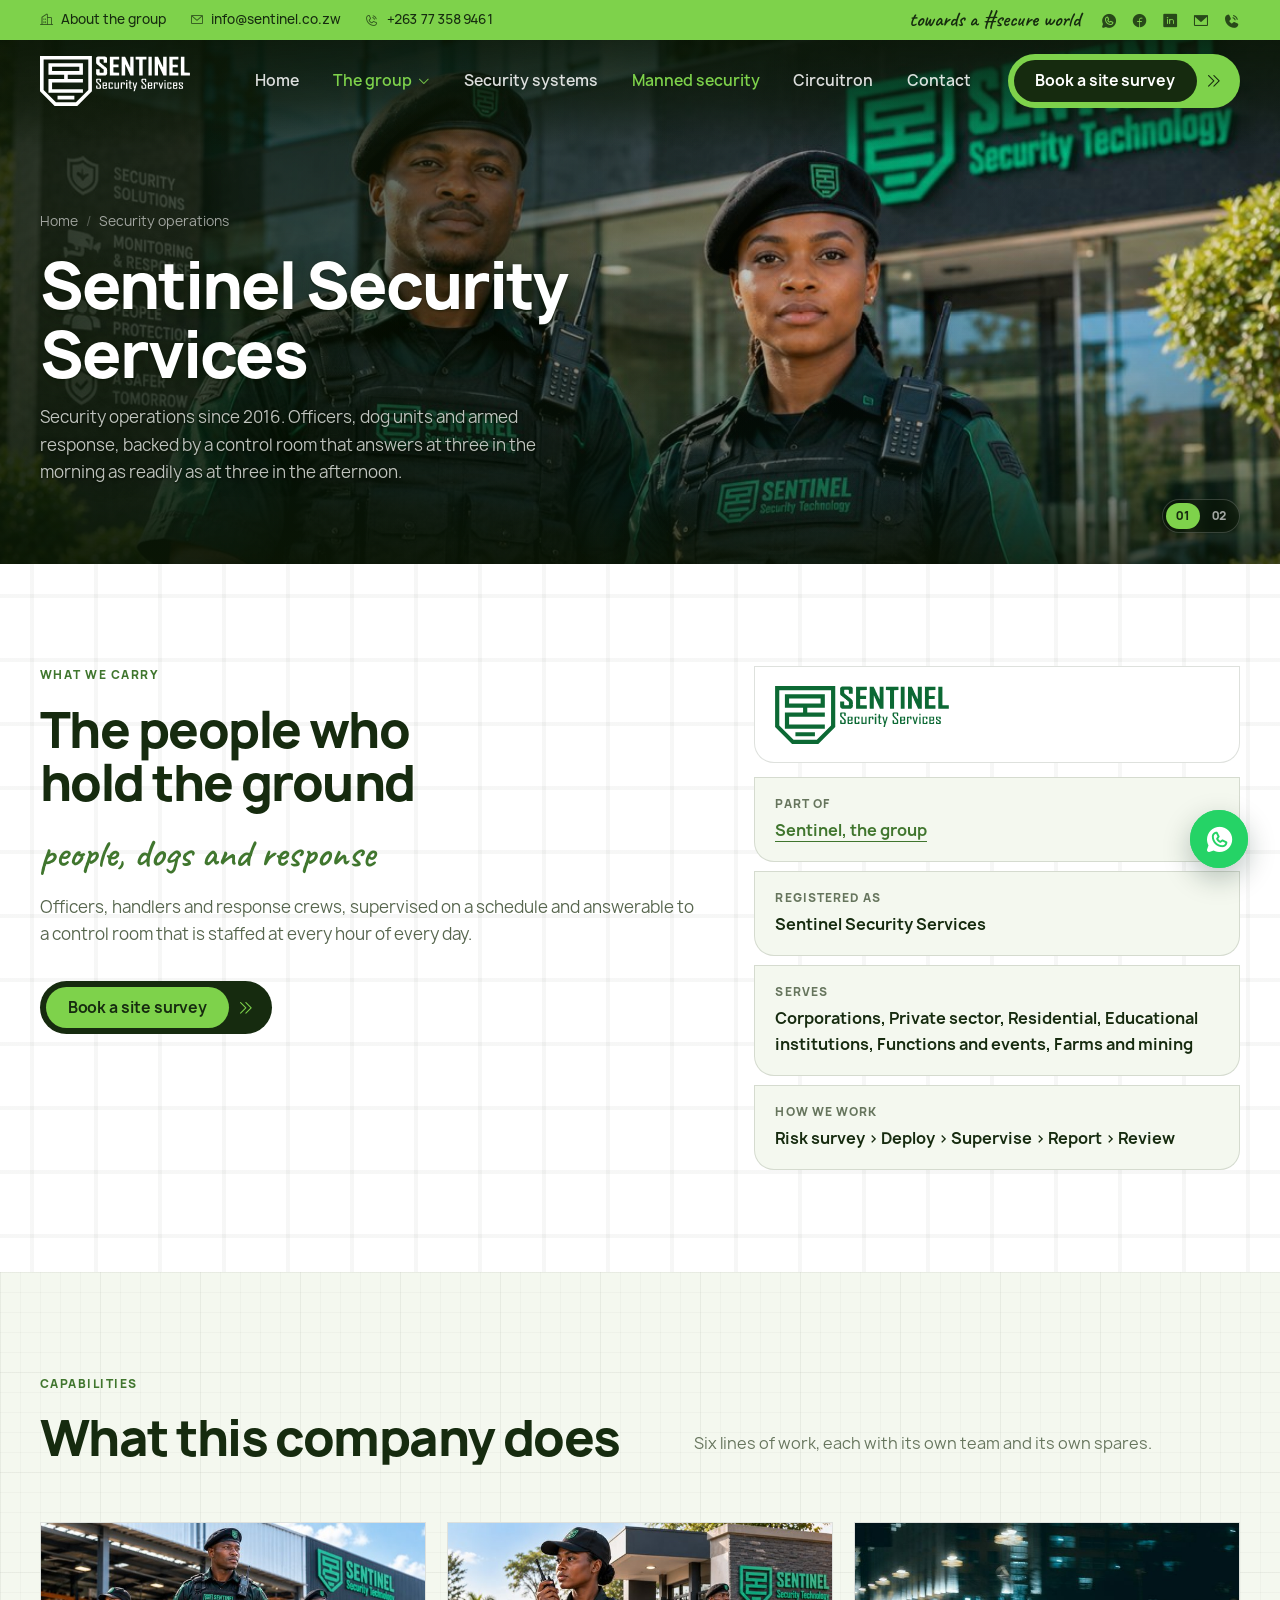
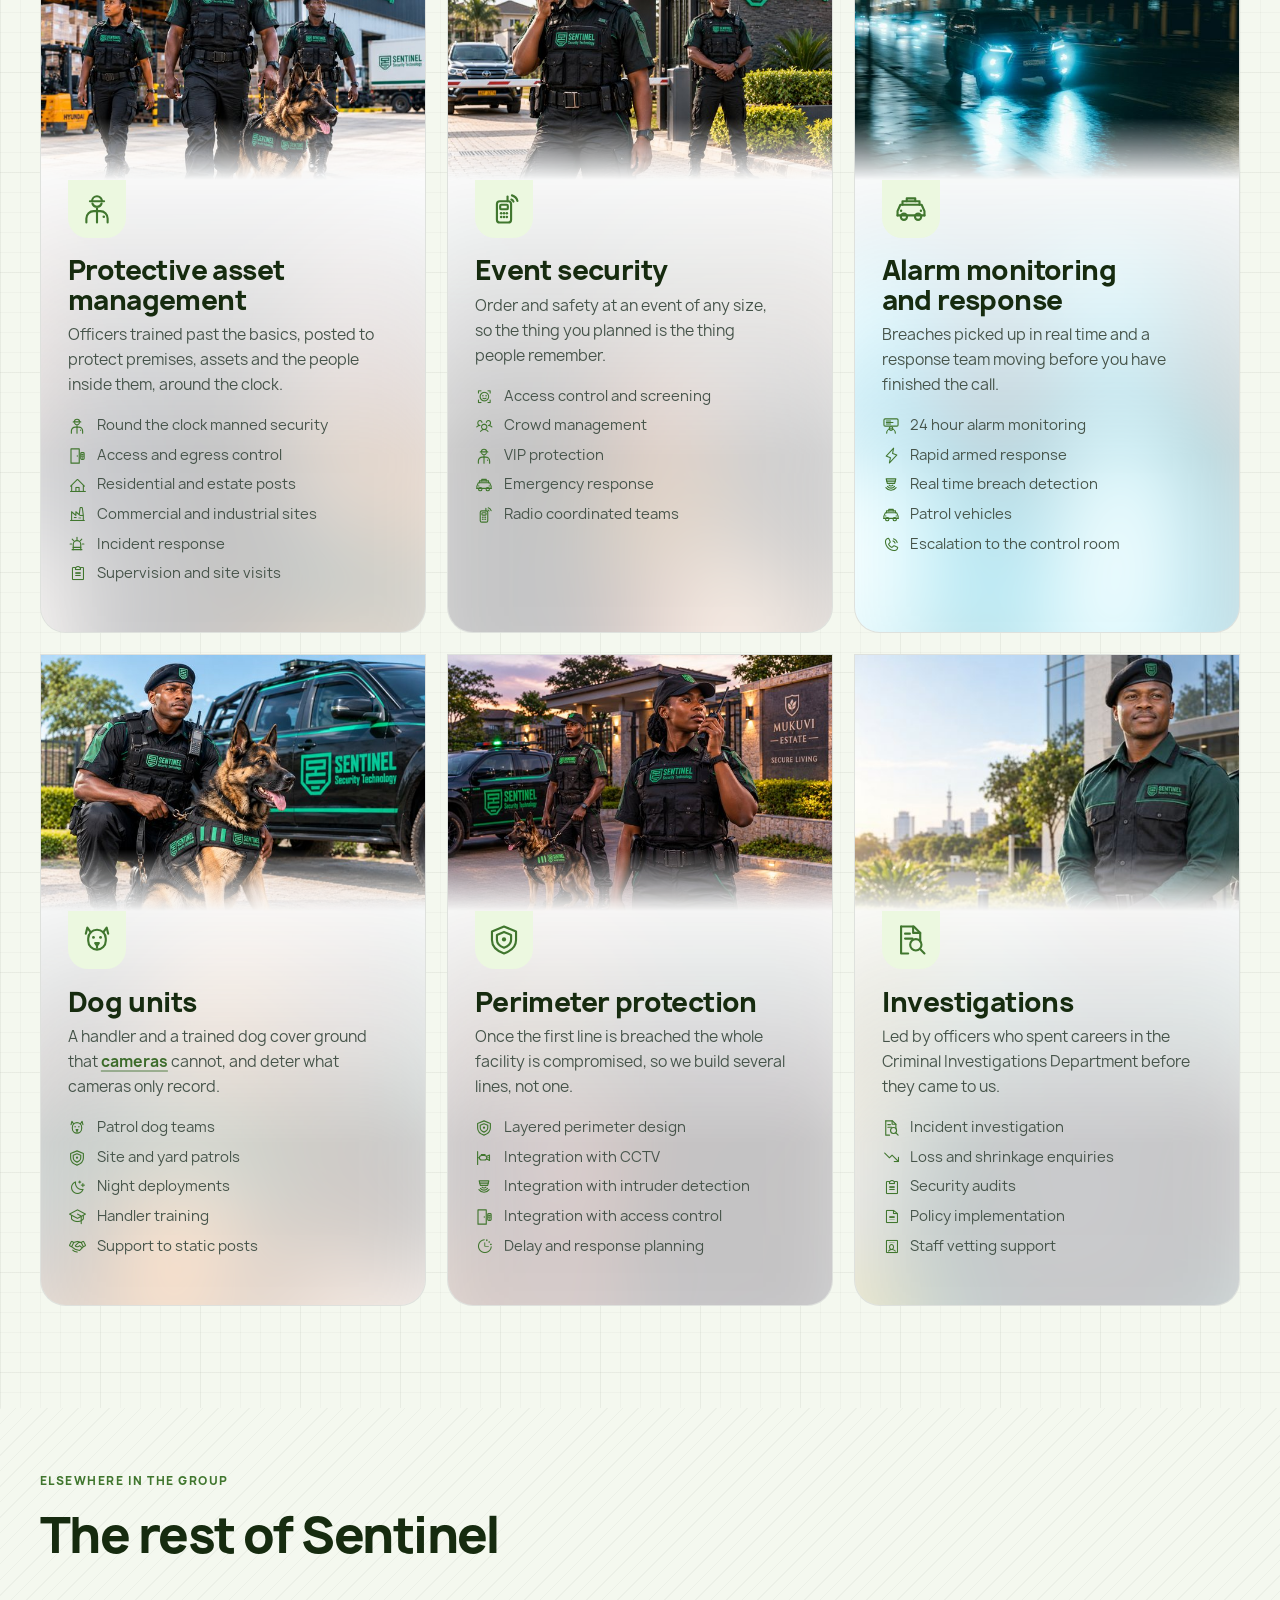
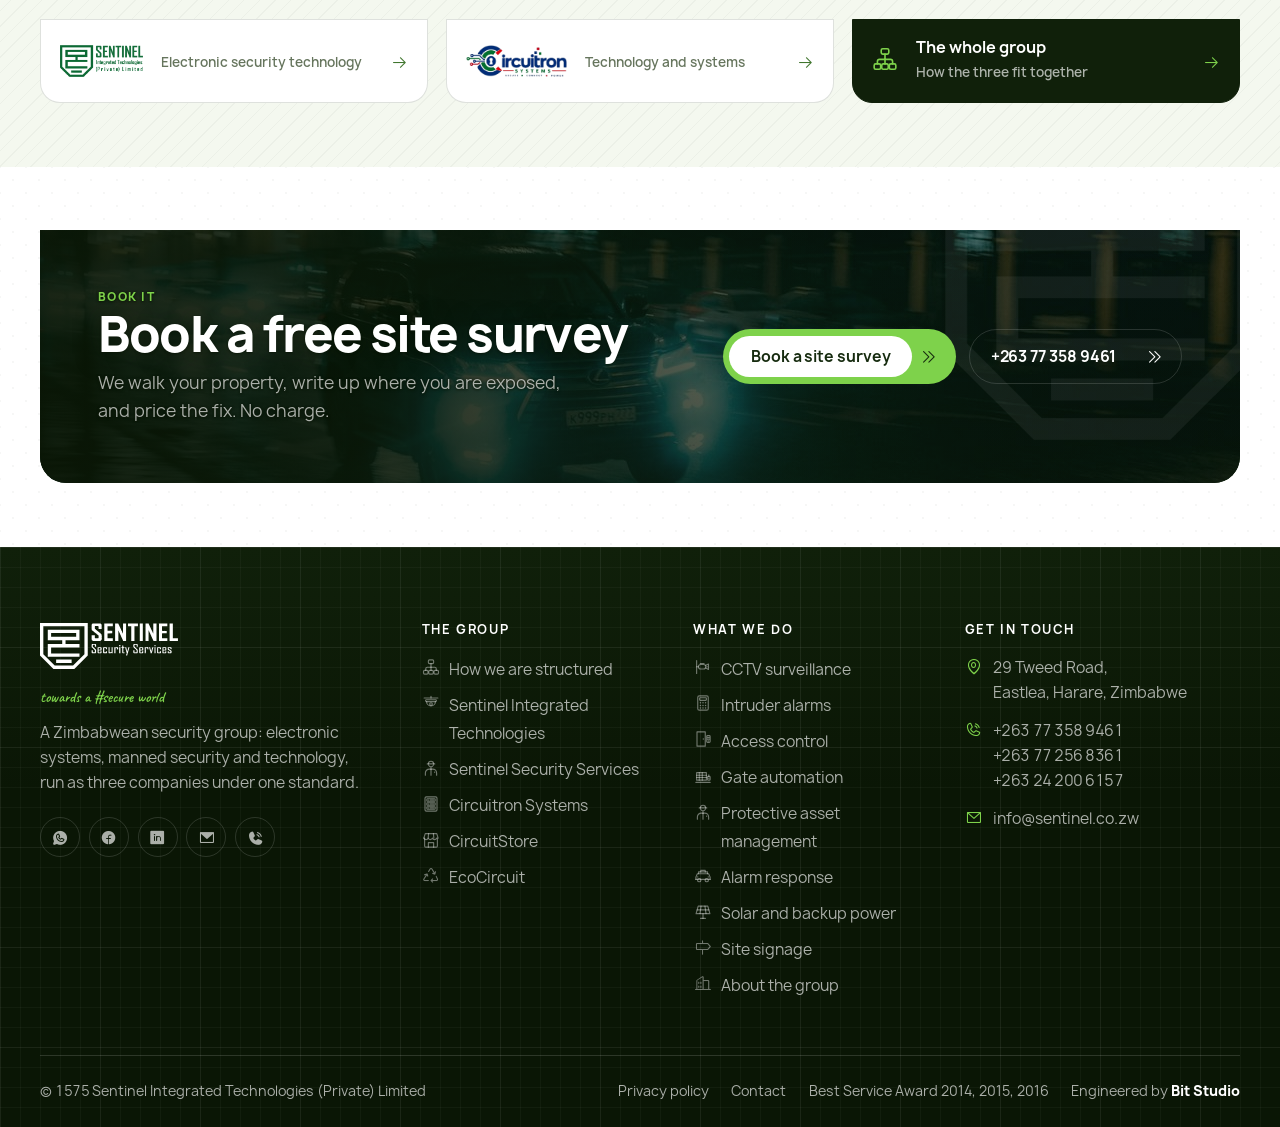
<file: security-services.html>
<!DOCTYPE html>
<html lang="en-ZW" class="theme-guarding" data-company="guarding">
<head>
<meta charset="UTF-8">
<meta name="viewport" content="width=device-width, initial-scale=1, viewport-fit=cover">
<title>Sentinel Security Services: manned security, dog units and armed response | Sentinel Integrated Technologies</title>
<meta name="description" content="Protective asset management, event security, 24 hour alarm monitoring and armed response, dog units, perimeter protection and investigations across all ten provinces of Zimbabwe.">
<meta name="theme-color" content="#0A1605">
<link rel="canonical" href="https://www.sentinel.co.zw/security-services.html">

<meta property="og:type" content="website">
<meta property="og:title" content="Sentinel Security Services: manned security, dog units and armed response | Sentinel Integrated Technologies">
<meta property="og:description" content="Protective asset management, event security, 24 hour alarm monitoring and armed response, dog units, perimeter protection and investigations across all ten provinces of Zimbabwe.">
<meta property="og:image" content="assets/img/brand/flier-1.jpg">
<meta property="og:locale" content="en_ZW">

<link rel="icon" type="image/svg+xml" href="assets/img/brand/mark.svg">
<link rel="icon" type="image/png" sizes="32x32" href="assets/img/brand/favicon-32.png">
<link rel="apple-touch-icon" href="assets/img/brand/favicon-180.png">

<link rel="preload" href="assets/fonts/manrope-400.woff2" as="font" type="font/woff2" crossorigin>
<link rel="preload" href="assets/fonts/manrope-800.woff2" as="font" type="font/woff2" crossorigin>
<link rel="preload" href="assets/fonts/marker.woff2" as="font" type="font/woff2" crossorigin>
<link rel="stylesheet" href="assets/icons/phosphor.css">
<link rel="stylesheet" href="assets/css/style.css">
<script>document.documentElement.classList.add('js');</script>
</head>
<body>
<a class="skip-link" href="#main">Skip to content</a>
<svg xmlns="http://www.w3.org/2000/svg" style="display:none"><symbol id="si-cam-dome" viewBox="0 0 24 24" fill="none" stroke="currentColor" stroke-width="1.5" stroke-linecap="round" stroke-linejoin="round"><title>Dome camera</title><path d="M2.8 5.4h18.4"/><path d="M12 5.4V3.2"/><rect x="4.8" y="7.6" width="14.4" height="2.6" rx="1.1"/><path d="M6.2 10.2a5.8 5.8 0 0 0 11.6 0"/><circle cx="12" cy="13.4" r="1.8"/></symbol><symbol id="si-cam-bullet" viewBox="0 0 24 24" fill="none" stroke="currentColor" stroke-width="1.5" stroke-linecap="round" stroke-linejoin="round"><title>Bullet camera</title><path d="M3.5 3.5v17"/><path d="M3.5 11.6h2.4"/><rect x="5.9" y="8.6" width="9.8" height="6" rx="3"/><path d="M15.7 9.8 19.3 8v7.2l-3.6-1.8"/><path d="M8.4 7.4h5"/><circle cx="17.4" cy="11.6" r="0.85" fill="currentColor" stroke="none"/></symbol><symbol id="si-nvr" viewBox="0 0 24 24" fill="none" stroke="currentColor" stroke-width="1.5" stroke-linecap="round" stroke-linejoin="round"><title>Recorder</title><rect x="2.5" y="5" width="19" height="5" rx="1.5"/><rect x="2.5" y="13" width="19" height="5" rx="1.5"/><circle cx="5.6" cy="7.5" r="0.85" fill="currentColor" stroke="none"/><circle cx="5.6" cy="15.5" r="0.85" fill="currentColor" stroke="none"/><path d="M9 7.5h9"/><path d="M9 15.5h9"/></symbol><symbol id="si-video-wall" viewBox="0 0 24 24" fill="none" stroke="currentColor" stroke-width="1.5" stroke-linecap="round" stroke-linejoin="round"><title>Monitoring wall</title><rect x="2.5" y="3.5" width="8.5" height="6.5" rx="1.2"/><rect x="13" y="3.5" width="8.5" height="6.5" rx="1.2"/><rect x="2.5" y="12" width="8.5" height="6.5" rx="1.2"/><rect x="13" y="12" width="8.5" height="6.5" rx="1.2"/><path d="M8.5 21.5h7"/><path d="M12 18.5v3"/></symbol><symbol id="si-control-room" viewBox="0 0 24 24" fill="none" stroke="currentColor" stroke-width="1.5" stroke-linecap="round" stroke-linejoin="round"><title>Control room</title><rect x="2.6" y="2.5" width="18.8" height="9.6" rx="1.5"/><path d="M5.8 5.4h5.6"/><path d="M5.8 7.4h8.8"/><path d="M5.8 9.4h5.6"/><circle cx="12" cy="15.4" r="2.4"/><path d="M6.2 21.5a5.8 5.8 0 0 1 11.6 0"/></symbol><symbol id="si-alarm-panel" viewBox="0 0 24 24" fill="none" stroke="currentColor" stroke-width="1.5" stroke-linecap="round" stroke-linejoin="round"><title>Alarm panel</title><rect x="5" y="2.5" width="14" height="19" rx="2"/><rect x="7.5" y="5" width="9" height="3.5" rx="0.8"/><circle cx="8.6" cy="11.8" r="1" fill="currentColor" stroke="none"/><circle cx="12" cy="11.8" r="1" fill="currentColor" stroke="none"/><circle cx="15.4" cy="11.8" r="1" fill="currentColor" stroke="none"/><circle cx="8.6" cy="15.2" r="1" fill="currentColor" stroke="none"/><circle cx="12" cy="15.2" r="1" fill="currentColor" stroke="none"/><circle cx="15.4" cy="15.2" r="1" fill="currentColor" stroke="none"/><circle cx="8.6" cy="18.6" r="1" fill="currentColor" stroke="none"/><circle cx="12" cy="18.6" r="1" fill="currentColor" stroke="none"/><circle cx="15.4" cy="18.6" r="1" fill="currentColor" stroke="none"/></symbol><symbol id="si-motion-sensor" viewBox="0 0 24 24" fill="none" stroke="currentColor" stroke-width="1.5" stroke-linecap="round" stroke-linejoin="round"><title>Motion sensor</title><path d="M5.6 3.8h12.8l-1.5 6.1H7.1z"/><path d="M6.3 6.9h11.4"/><path d="M9.4 12.2a3.4 3.4 0 0 0 5.2 0"/><path d="M7.3 13.9a5.9 5.9 0 0 0 9.4 0"/><path d="M5.2 15.6a8.4 8.4 0 0 0 13.6 0"/></symbol><symbol id="si-door-contact" viewBox="0 0 24 24" fill="none" stroke="currentColor" stroke-width="1.5" stroke-linecap="round" stroke-linejoin="round"><title>Door contact</title><path d="M3.5 3.5h7v17h-7z"/><path d="M13.5 3.5h7v17h-7z"/><rect x="8.2" y="9" width="2.3" height="6" rx="0.7"/><rect x="13.5" y="9" width="2.3" height="6" rx="0.7"/><path d="M11.3 10.5v3"/></symbol><symbol id="si-panic-button" viewBox="0 0 24 24" fill="none" stroke="currentColor" stroke-width="1.5" stroke-linecap="round" stroke-linejoin="round"><title>Panic button</title><circle cx="12" cy="12" r="9"/><circle cx="12" cy="12" r="4.2"/><path d="M12 2.2v2.4"/><path d="M12 19.4v2.4"/><path d="M2.2 12h2.4"/><path d="M19.4 12h2.4"/><circle cx="12" cy="12" r="1.5" fill="currentColor" stroke="none"/></symbol><symbol id="si-siren" viewBox="0 0 24 24" fill="none" stroke="currentColor" stroke-width="1.5" stroke-linecap="round" stroke-linejoin="round"><title>Siren</title><path d="M7 12.5a5 5 0 0 1 10 0v4H7z"/><path d="M5.5 19.5h13"/><path d="M7 16.5v3"/><path d="M17 16.5v3"/><path d="M12 3.2v3"/><path d="M5.6 5.6 7.7 7.7"/><path d="M18.4 5.6 16.3 7.7"/><path d="M2.8 12h2.2"/><path d="M19 12h2.2"/></symbol><symbol id="si-fire-detect" viewBox="0 0 24 24" fill="none" stroke="currentColor" stroke-width="1.5" stroke-linecap="round" stroke-linejoin="round"><title>Fire detection</title><circle cx="12" cy="12" r="9"/><circle cx="12" cy="12" r="6.1"/><path d="M12 8.1c1.7 1.6 2.6 2.9 2.6 4.2a2.6 2.6 0 0 1-5.2 0c0-.8.3-1.6 1-2.1.1.6.4 1.1.9 1.3-.3-1.1-.1-2.3.7-3.4z"/></symbol><symbol id="si-access-reader" viewBox="0 0 24 24" fill="none" stroke="currentColor" stroke-width="1.5" stroke-linecap="round" stroke-linejoin="round"><title>Access control</title><path d="M4 2.5h11v19H4z"/><circle cx="12.4" cy="12" r="0.9" fill="currentColor" stroke="none"/><rect x="17" y="7.5" width="4.5" height="9" rx="1.2"/><path d="M18.2 10h2.1"/><path d="M18.2 12.2h2.1"/><circle cx="19.25" cy="14.5" r="0.85" fill="currentColor" stroke="none"/></symbol><symbol id="si-biometric" viewBox="0 0 24 24" fill="none" stroke="currentColor" stroke-width="1.5" stroke-linecap="round" stroke-linejoin="round"><title>Biometric access</title><path d="M12 2.8c-3.4 0-6.2 2.6-6.2 5.8"/><path d="M18.2 8.6c0-3.2-2.8-5.8-6.2-5.8"/><path d="M5.8 13.6V8.6"/><path d="M18.2 8.6v3.1"/><path d="M8.9 8.6a3.1 3.1 0 0 1 6.2 0v6.2"/><path d="M8.9 8.6v8.4"/><path d="M12 8.6v9.9"/><path d="M15.1 17.8a9 9 0 0 1-.6 3"/><path d="M5.9 16.8a9 9 0 0 0 1-3.2"/><path d="M18.1 14.6a12 12 0 0 1-.9 5.4"/></symbol><symbol id="si-turnstile" viewBox="0 0 24 24" fill="none" stroke="currentColor" stroke-width="1.5" stroke-linecap="round" stroke-linejoin="round"><title>Speed gate</title><path d="M2.5 20.5h19"/><rect x="3" y="8.8" width="4.8" height="11.7" rx="1.3"/><rect x="16.2" y="8.8" width="4.8" height="11.7" rx="1.3"/><path d="M7.8 12h3.1"/><path d="M13.1 12h3.1"/><path d="M12 3.4v5.4"/><path d="M9.6 5.8 12 3.4l2.4 2.4"/><circle cx="5.4" cy="15.6" r="0.9" fill="currentColor" stroke="none"/><circle cx="18.6" cy="15.6" r="0.9" fill="currentColor" stroke="none"/></symbol><symbol id="si-intercom" viewBox="0 0 24 24" fill="none" stroke="currentColor" stroke-width="1.5" stroke-linecap="round" stroke-linejoin="round"><title>Video intercom</title><rect x="5.5" y="2.5" width="13" height="19" rx="2"/><rect x="8" y="5" width="8" height="5.5" rx="1"/><circle cx="12" cy="7.75" r="1.15" fill="currentColor" stroke="none"/><path d="M9 13.5h6"/><circle cx="12" cy="17.8" r="2"/><circle cx="12" cy="17.8" r="0.8" fill="currentColor" stroke="none"/></symbol><symbol id="si-gate-motor" viewBox="0 0 24 24" fill="none" stroke="currentColor" stroke-width="1.5" stroke-linecap="round" stroke-linejoin="round"><title>Gate automation</title><path d="M2.5 20.5h19"/><path d="M3.5 7.5h13v10h-13z"/><path d="M3.5 11h13"/><path d="M3.5 14h13"/><path d="M7 7.5v10"/><path d="M11 7.5v10"/><rect x="18" y="12.5" width="3.5" height="5" rx="1"/><path d="M19.75 12.5v-2"/><circle cx="19.75" cy="15" r="0.85" fill="currentColor" stroke="none"/></symbol><symbol id="si-boom-gate" viewBox="0 0 24 24" fill="none" stroke="currentColor" stroke-width="1.5" stroke-linecap="round" stroke-linejoin="round"><title>Boom barrier</title><path d="M2.5 20.5h19"/><rect x="3" y="11" width="4" height="9.5" rx="1.2"/><path d="M7.5 9 21 5.2"/><path d="M9.9 8.3l.6 2.1"/><path d="M13.5 7.3l.6 2.1"/><path d="M17.1 6.3l.6 2.1"/><circle cx="5" cy="14.5" r="0.9" fill="currentColor" stroke="none"/></symbol><symbol id="si-electric-fence" viewBox="0 0 24 24" fill="none" stroke="currentColor" stroke-width="1.5" stroke-linecap="round" stroke-linejoin="round"><title>Electric fencing</title><path d="M4 3.5v17"/><path d="M20 3.5v17"/><path d="M4 6.2h16"/><path d="M4 11h3.8"/><path d="M16.2 11H20"/><path d="M4 15.8h16"/><path d="M4 20h16"/><path d="M13.6 6.6 9.6 12.4h3.4l-2.6 5.8"/></symbol><symbol id="si-perimeter" viewBox="0 0 24 24" fill="none" stroke="currentColor" stroke-width="1.5" stroke-linecap="round" stroke-linejoin="round"><title>Perimeter protection</title><path d="M12 2.5 3.5 6v6c0 4.4 3.6 7.8 8.5 9.5 4.9-1.7 8.5-5.1 8.5-9.5V6z"/><path d="M12 6.3 7 8.4v3.4c0 2.5 2.1 4.6 5 5.7 2.9-1.1 5-3.2 5-5.7V8.4z"/><circle cx="12" cy="11.6" r="1.5" fill="currentColor" stroke="none"/></symbol><symbol id="si-guard" viewBox="0 0 24 24" fill="none" stroke="currentColor" stroke-width="1.5" stroke-linecap="round" stroke-linejoin="round"><title>Manned security</title><path d="M7 6.5h10"/><path d="M8.5 6.5a3.5 3.5 0 0 1 7 0"/><path d="M8.8 8.2a3.4 3.4 0 0 0 6.4 0"/><path d="M12 11.6v2"/><path d="M4.5 21.5v-2.8A5.2 5.2 0 0 1 9.7 13.5h4.6a5.2 5.2 0 0 1 5.2 5.2v2.8"/><path d="M12 13.9v7.6"/><circle cx="16.8" cy="17.5" r="0.9" fill="currentColor" stroke="none"/></symbol><symbol id="si-k9" viewBox="0 0 24 24" fill="none" stroke="currentColor" stroke-width="1.5" stroke-linecap="round" stroke-linejoin="round"><title>K9 unit</title><path d="M7.6 6.6 5.2 3.2 4.1 7.6"/><path d="M16.4 6.6 18.8 3.2l1.1 4.4"/><path d="M5.8 11a6.2 6.2 0 0 1 12.4 0v1.6a6.2 6.2 0 0 1-12.4 0z"/><circle cx="9.5" cy="10.2" r="1" fill="currentColor" stroke="none"/><circle cx="14.5" cy="10.2" r="1" fill="currentColor" stroke="none"/><path d="M10.7 14.2h2.6L12 15.9z"/><path d="M12 15.9v1.5"/></symbol><symbol id="si-patrol" viewBox="0 0 24 24" fill="none" stroke="currentColor" stroke-width="1.5" stroke-linecap="round" stroke-linejoin="round"><title>Response patrol</title><path d="M2.5 16.5v-3l2-4.5h15l2 4.5v3"/><path d="M2.5 16.5h19"/><path d="M6 9V6.5h12V9"/><path d="M9 6.5V4.5h6v2"/><circle cx="7" cy="17.5" r="2.2"/><circle cx="17" cy="17.5" r="2.2"/><circle cx="5" cy="13.2" r="0.85" fill="currentColor" stroke="none"/><circle cx="19" cy="13.2" r="0.85" fill="currentColor" stroke="none"/></symbol><symbol id="si-radio" viewBox="0 0 24 24" fill="none" stroke="currentColor" stroke-width="1.5" stroke-linecap="round" stroke-linejoin="round"><title>Two way radio</title><rect x="7" y="6.5" width="10" height="15" rx="2"/><path d="M14.5 6.5V3.2"/><rect x="9.3" y="9" width="5.4" height="3.2" rx="0.8"/><circle cx="10" cy="15" r="0.9" fill="currentColor" stroke="none"/><circle cx="12" cy="15" r="0.9" fill="currentColor" stroke="none"/><circle cx="14" cy="15" r="0.9" fill="currentColor" stroke="none"/><circle cx="10" cy="17.6" r="0.9" fill="currentColor" stroke="none"/><circle cx="12" cy="17.6" r="0.9" fill="currentColor" stroke="none"/><circle cx="14" cy="17.6" r="0.9" fill="currentColor" stroke="none"/><path d="M17.6 2.4a5.5 5.5 0 0 1 3.9 3.9"/><path d="M17.2 5.3a2.7 2.7 0 0 1 1.5 1.5"/></symbol><symbol id="si-investigate" viewBox="0 0 24 24" fill="none" stroke="currentColor" stroke-width="1.5" stroke-linecap="round" stroke-linejoin="round"><title>Investigations</title><path d="M5 2.5h9l4.5 4.5v6"/><path d="M5 2.5v19h5"/><path d="M13.5 2.5V7h5"/><path d="M7.8 7.5h3.4"/><path d="M7.8 11h5.2"/><circle cx="15.4" cy="15.4" r="4"/><path d="M18.4 18.4 21.5 21.5"/></symbol><symbol id="si-network-rack" viewBox="0 0 24 24" fill="none" stroke="currentColor" stroke-width="1.5" stroke-linecap="round" stroke-linejoin="round"><title>Network rack</title><rect x="4" y="2.5" width="16" height="19" rx="1.8"/><rect x="6.5" y="5" width="11" height="3.4" rx="0.8"/><rect x="6.5" y="10.3" width="11" height="3.4" rx="0.8"/><rect x="6.5" y="15.6" width="11" height="3.4" rx="0.8"/><circle cx="8.6" cy="6.7" r="0.75" fill="currentColor" stroke="none"/><circle cx="8.6" cy="12" r="0.75" fill="currentColor" stroke="none"/><circle cx="8.6" cy="17.3" r="0.75" fill="currentColor" stroke="none"/><path d="M11 6.7h4.4"/><path d="M11 12h4.4"/><path d="M11 17.3h4.4"/></symbol><symbol id="si-cabling" viewBox="0 0 24 24" fill="none" stroke="currentColor" stroke-width="1.5" stroke-linecap="round" stroke-linejoin="round"><title>Structured cabling</title><rect x="4.6" y="2.8" width="14.8" height="5.2" rx="1.4"/><path d="M7.2 5.6v1.2"/><path d="M9.6 5.6v1.2"/><path d="M12 5.6v1.2"/><path d="M14.4 5.6v1.2"/><path d="M16.8 5.6v1.2"/><path d="M12 8v3.4"/><path d="M12 11.4H5.4a1.6 1.6 0 0 0-1.6 1.6v1.9"/><path d="M12 11.4h6.6a1.6 1.6 0 0 1 1.6 1.6v1.9"/><path d="M12 11.4v3.5"/><circle cx="3.8" cy="16.6" r="1.6" fill="currentColor" stroke="none"/><circle cx="12" cy="16.6" r="1.6" fill="currentColor" stroke="none"/><circle cx="20.2" cy="16.6" r="1.6" fill="currentColor" stroke="none"/><path d="M1.8 21.2h4"/><path d="M10 21.2h4"/><path d="M18.2 21.2h4"/></symbol><symbol id="si-dish" viewBox="0 0 24 24" fill="none" stroke="currentColor" stroke-width="1.5" stroke-linecap="round" stroke-linejoin="round"><title>Satellite link</title><ellipse cx="10.4" cy="8.8" rx="7.6" ry="5.6" transform="rotate(-28 10.4 8.8)"/><path d="M10.4 8.8 16.4 4.2"/><circle cx="17.5" cy="3.4" r="1.5"/><path d="M11.9 13.8 13 20.5"/><path d="M9.4 20.5h7"/></symbol><symbol id="si-smart-home" viewBox="0 0 24 24" fill="none" stroke="currentColor" stroke-width="1.5" stroke-linecap="round" stroke-linejoin="round"><title>Smart technology</title><path d="M3.5 10.5 12 3.5l8.5 7"/><path d="M5.6 12.4v8.1h12.8v-8.1"/><path d="M9.6 16.5a3.4 3.4 0 0 1 4.8 0"/><path d="M7.3 14.1a6.7 6.7 0 0 1 9.4 0"/><circle cx="12" cy="18.8" r="1" fill="currentColor" stroke="none"/></symbol><symbol id="si-smart-switch" viewBox="0 0 24 24" fill="none" stroke="currentColor" stroke-width="1.5" stroke-linecap="round" stroke-linejoin="round"><title>Smart switch</title><rect x="3.5" y="5" width="17" height="14" rx="2"/><rect x="7" y="8" width="10" height="8" rx="1.4"/><path d="M7 12h10"/><circle cx="12" cy="10" r="0.9" fill="currentColor" stroke="none"/></symbol><symbol id="si-inverter" viewBox="0 0 24 24" fill="none" stroke="currentColor" stroke-width="1.5" stroke-linecap="round" stroke-linejoin="round"><title>Backup power</title><rect x="2.5" y="5.5" width="19" height="13" rx="2"/><path d="M12 5.5v13"/><path d="M8.6 9.2 6 12.6h3l-1.4 2.9"/><path d="M15 11h4.2"/><path d="M15 14.2h4.2"/><path d="M6 20.5h3"/><path d="M15 20.5h3"/></symbol><symbol id="si-solar" viewBox="0 0 24 24" fill="none" stroke="currentColor" stroke-width="1.5" stroke-linecap="round" stroke-linejoin="round"><title>Solar</title><path d="M2.8 14.2 5.6 4.2h12.8l2.8 10z"/><path d="M4.2 9.2h15.6"/><path d="M9.4 4.2 8 14.2"/><path d="M14.6 4.2l1.4 10"/><path d="M12 14.2v6.3"/><path d="M8.8 20.5h6.4"/></symbol><symbol id="si-e-waste" viewBox="0 0 24 24" fill="none" stroke="currentColor" stroke-width="1.5" stroke-linecap="round" stroke-linejoin="round"><title>Electronic waste</title><rect x="9.3" y="9.3" width="5.4" height="5.4" rx="1"/><path d="M9.3 11H7.7"/><path d="M9.3 13H7.7"/><path d="M14.7 11h1.6"/><path d="M14.7 13h1.6"/><path d="M4.6 15a8.2 8.2 0 0 1 2.3-10"/><path d="M6.9 5 6.4 8.1"/><path d="M6.9 5 9.9 5.8"/><path d="M19.4 9a8.2 8.2 0 0 1-2.3 10"/><path d="M17.1 19l.5-3.1"/><path d="M17.1 19 14.1 18.2"/></symbol><symbol id="si-storefront" viewBox="0 0 24 24" fill="none" stroke="currentColor" stroke-width="1.5" stroke-linecap="round" stroke-linejoin="round"><title>Retail</title><path d="M3.5 9.5V20a1.5 1.5 0 0 0 1.5 1.5h14a1.5 1.5 0 0 0 1.5-1.5V9.5"/><path d="M2.5 9.5 4.3 3.5h15.4l1.8 6"/><path d="M8.8 3.5 8.2 9.5"/><path d="M15.2 3.5l.6 6"/><path d="M2.5 9.5a3 3 0 0 0 5.7 0 3 3 0 0 0 5.6 0 3 3 0 0 0 5.7 0"/><path d="M8.5 21.5v-6h7v6"/></symbol><symbol id="si-cart" viewBox="0 0 24 24" fill="none" stroke="currentColor" stroke-width="1.5" stroke-linecap="round" stroke-linejoin="round"><title>Online store</title><path d="M2.5 3.5h2.8l2.6 11.4h10l2.1-8.2H6.3"/><circle cx="9.4" cy="19.2" r="1.8"/><circle cx="17.2" cy="19.2" r="1.8"/><path d="M13 8.5v3.6"/><path d="M11.2 10.3h3.6"/></symbol><symbol id="si-group-tree" viewBox="0 0 24 24" fill="none" stroke="currentColor" stroke-width="1.5" stroke-linecap="round" stroke-linejoin="round"><title>Group structure</title><rect x="8.5" y="2.5" width="7" height="5" rx="1.4"/><rect x="2" y="16.5" width="6" height="5" rx="1.4"/><rect x="9" y="16.5" width="6" height="5" rx="1.4"/><rect x="16" y="16.5" width="6" height="5" rx="1.4"/><path d="M12 7.5v4.6"/><path d="M5 16.5v-2.2a2 2 0 0 1 2-2h10a2 2 0 0 1 2 2v2.2"/><path d="M12 12.1v4.4"/></symbol></svg>


<!-- ===== Utility bar ===== -->
<div class="topbar">
  <div class="container topbar__inner">
    <ul class="topbar__list">
      <li><i class="ph ph-buildings i-xs" aria-hidden="true"></i> <a href="about.html">About the group</a></li>
      <li><i class="ph ph-envelope-simple i-xs" aria-hidden="true"></i> <a href="mailto:info@sentinel.co.zw">info@sentinel.co.zw</a></li>
      <li><i class="ph ph-phone-call i-xs" aria-hidden="true"></i> <a href="tel:+263773589461" class="num">+263 77 358 9461</a></li>
    </ul>
    <div class="topbar__social">
      <span class="script">towards a #secure world</span>
      <a href="https://wa.me/263773589461" aria-label="Message Sentinel on WhatsApp" rel="noopener"><i class="ph-fill ph-whatsapp-logo i-sm" aria-hidden="true"></i></a>
      <a href="https://www.facebook.com/profile.php?id=61594591624503" aria-label="Sentinel on Facebook" target="_blank" rel="noopener"><i class="ph-fill ph-facebook-logo i-sm" aria-hidden="true"></i></a>
      <a href="https://www.linkedin.com/company/sentinelzw/" aria-label="Sentinel on LinkedIn" target="_blank" rel="noopener"><i class="ph-fill ph-linkedin-logo i-sm" aria-hidden="true"></i></a>
      <a class="topbar__hide-sm" href="mailto:info@sentinel.co.zw" aria-label="Email Sentinel"><i class="ph-fill ph-envelope-simple i-sm" aria-hidden="true"></i></a>
      <a class="topbar__hide-sm" href="tel:+263773589461" aria-label="Call Sentinel"><i class="ph-fill ph-phone-call i-sm" aria-hidden="true"></i></a>
    </div>
  </div>
</div>

<!-- ===== Header ===== -->
<header class="header">
  <div class="container header__inner">
    <a class="brand" href="index.html" aria-label="Sentinel Integrated Technologies, home">
      <img class="brand__light" src="assets/img/brand/sentinel-security-services-white.svg" alt="Sentinel Security Services" width="1702" height="568">
      <img class="brand__dark" src="assets/img/brand/sentinel-security-services.svg" alt="" width="1702" height="568" aria-hidden="true">
    </a>

    <nav class="nav" aria-label="Primary">
      <ul class="nav__list">
        <li><a class="nav__link" href="index.html">Home</a></li>
        <li class="nav__has-mega"><a class="nav__link" href="group.html" data-within="true" aria-expanded="false" aria-controls="mega" data-mega>The group <i class="ph ph-caret-down i-xs" aria-hidden="true"></i></a></li>
        <li><a class="nav__link" href="services.html">Security systems</a></li>
        <li><a class="nav__link" href="security-services.html" aria-current="page">Manned security</a></li>
        <li><a class="nav__link" href="circuitron.html">Circuitron</a></li>
        <li><a class="nav__link" href="contact.html">Contact</a></li>
      </ul>
      <div class="mega" id="mega" hidden>
        <div class="container mega__inner">
          <a class="mega__parent" href="group.html">
            <span class="mega__mark"><svg class="si i-lg" aria-hidden="true" focusable="false"><use href="#si-group-tree"/></svg></span>
            <span>
              <strong>Sentinel, the group</strong>
              <small>One holding company, three operating businesses, one standard of work.</small>
            </span>
            <span class="mega__go">See the structure <i class="ph ph-caret-double-right i-xs" aria-hidden="true"></i></span>
          </a>
          <div class="mega__grid">
        <a class="mega__card" href="services.html">
          <span class="mega__logo"><img class="clogo" src="assets/img/brand/sit-lockup.png" alt="Sentinel Integrated Technologies" style="height:34px;width:88px" loading="lazy" width="555" height="214"></span>
          <small>Electronic security technology</small>
          <span class="mega__chips"><i>CCTV</i><i>Alarms</i><i>Access control</i><i>Fire</i></span>
          
        </a>
        <a class="mega__card" href="security-services.html">
          <span class="mega__logo"><img class="clogo" src="assets/img/brand/sentinel-security-services.svg" alt="Sentinel Security Services" width="102" height="34" style="height:34px;width:102px" loading="lazy"></span>
          <small>Security operations</small>
          <span class="mega__chips"><i>Manned security</i><i>Dog units</i><i>Response</i><i>Investigations</i></span>
          
        </a>
        <a class="mega__card" href="circuitron.html">
          <span class="mega__logo"><img class="clogo" src="assets/img/brand/circuitron-logo.png" alt="Circuitron Systems" style="height:34px;width:107px" loading="lazy" width="531" height="169"></span>
          <small>Technology and systems</small>
          <span class="mega__chips"><i>Communications</i><i>Automation</i><i>Electronics</i><i>Retail</i></span>
          <span class="mega__units"><a href="circuitron.html#circuitstore">CircuitStore</a> <a href="circuitron.html#ecocircuit">EcoCircuit</a></span>
        </a>
          </div>
        </div>
      </div>
    </nav>

    <div class="header__cta"><a class="pbtn" href="contact.html"><span class="pbtn__label"><span class="lbl-full">Book a site survey</span><span class="lbl-brief">Free survey</span></span><span class="pbtn__chev"><i class="ph ph-caret-double-right i-sm" aria-hidden="true"></i></span></a></div>

    <button class="nav-toggle" type="button" aria-expanded="false" aria-controls="drawer" aria-label="Open menu">
      <span></span><span></span><span></span>
    </button>
  </div>
</header>

<div class="drawer" id="drawer">
  <div class="drawer__top">
    <a class="drawer__brand" href="index.html" aria-label="Sentinel Integrated Technologies home">
      <img src="assets/img/brand/sentinel-security-services-white.svg" alt="" width="1702" height="568">
    </a>
    <button class="drawer__close" type="button" data-drawer-close aria-label="Close menu">
      <svg viewBox="0 0 24 24" aria-hidden="true" focusable="false">
        <path d="M6 6 18 18M18 6 6 18"/>
      </svg>
    </button>
  </div>
  <nav class="drawer__list" aria-label="Mobile">
    <a href="index.html">Home <span class="num">01</span></a>
    <a href="group.html">The group <span class="num">02</span></a>
    <a href="services.html">Security systems <span class="num">03</span></a>
    <a href="security-services.html">Manned security <span class="num">04</span></a>
    <a href="circuitron.html">Circuitron <span class="num">05</span></a>
    <a href="contact.html">Contact <span class="num">06</span></a>
    <a href="about.html">About <span class="num">07</span></a>
  </nav>
  <div class="drawer__foot">
    <a href="tel:+263773589461" class="num">+263 77 358 9461</a>
    <a href="mailto:info@sentinel.co.zw">info@sentinel.co.zw</a>
    <p>29 Tweed Road, Eastlea, Harare</p>
    <a class="pbtn pbtn--block" href="contact.html"><span class="pbtn__label">Book a site survey</span><span class="pbtn__chev"><i class="ph ph-caret-double-right i-sm" aria-hidden="true"></i></span></a>
  </div>
</div>

<main id="main">

  <section class="phero">
    <div class="phero__media" data-phero>
      <div class="phero__slide is-active"><img src="assets/img/photos/officers-team-1200.jpg" srcset="assets/img/photos/officers-team-640.jpg 640w, assets/img/photos/officers-team-1200.jpg 1200w" sizes="70vw" alt="A Sentinel team outside the branch" data-focus="39 11 67 41" fetchpriority="high" width="1200" height="600"></div>
      <div class="phero__slide"><img src="assets/img/photos/k9-handler-standing-1200.jpg" srcset="assets/img/photos/k9-handler-standing-640.jpg 640w, assets/img/photos/k9-handler-standing-1200.jpg 1200w" sizes="70vw" alt="A handler and dog on a site patrol" data-focus="29 3 43 23" loading="lazy" width="1200" height="800"></div>
    </div>
    <div class="phero__scrim"></div>
    <div class="pswitch" role="group" aria-label="Hero picture">
      <button class="pswitch__seg is-active" type="button" aria-pressed="true" aria-label="Show picture 1 of 2" data-phero-go="0"><span class="num">01</span></button>
      <button class="pswitch__seg" type="button" aria-pressed="false" aria-label="Show picture 2 of 2" data-phero-go="1"><span class="num">02</span></button>
    </div>
    <div class="container" data-obstacle>
      <nav class="crumb" aria-label="Breadcrumb"><a href="index.html">Home</a> <i class="sep">/</i> <span>Security operations</span></nav>
      <h1 class="h-1">Sentinel Security Services</h1>
      <p class="lead" data-stream>Security operations since 2016. Officers, dog units and armed response, backed by a control room that answers at three in the morning as readily as at three in the afternoon.</p>
    </div>
  </section>

  <section class="section section--white pat pat-cross">
    <div class="container split split--narrow">
      <div data-reveal>
        <p class="overline">What we carry</p>
        <h2 class="h-2">The people who hold the ground</h2>
        <p class="script script--lg">people, dogs and response</p>
        <p class="lead" data-stream>Officers, handlers and response crews, supervised on a schedule and answerable to a control room that is staffed at every hour of every day.</p>
        <div style="margin-top:2rem"><a class="pbtn pbtn--dark" href="contact.html"><span class="pbtn__label">Book a site survey</span><span class="pbtn__chev"><i class="ph ph-caret-double-right i-sm" aria-hidden="true"></i></span></a></div>
      </div>
      <div class="cfacts" data-reveal>
        <span class="cfacts__logo"><img class="clogo" src="assets/img/brand/sentinel-security-services.svg" alt="Sentinel Security Services" width="174" height="58" style="height:58px;width:174px" loading="lazy"></span>
        <div class="cfact"><dt>Part of</dt><dd><a href="group.html">Sentinel, the group</a></dd></div>
        <div class="cfact"><dt>Registered as</dt><dd>Sentinel Security Services</dd></div>
        <div class="cfact"><dt>Serves</dt><dd>Corporations, Private sector, Residential, Educational institutions, Functions and events, Farms and mining</dd></div>
        <div class="cfact"><dt>How we work</dt><dd>Risk survey &rsaquo; Deploy &rsaquo; Supervise &rsaquo; Report &rsaquo; Review</dd></div>
      </div>
    </div>
  </section>

  <section class="section section--cream pat pat-graph">
    <div class="container">
      <div class="shead shead--wide" data-reveal>
        <div>
          <p class="overline">Capabilities</p>
          <h2 class="h-2 shead__title" data-reveal data-anim="wipe">What this company does</h2>
        </div>
        <div class="shead__aside" data-stream>Six lines of work, each with its own team and its own spares.</div>
      </div>

      <div class="dgrid" data-anim="deal">
        <article class="dcard dcard--photo" id="manned" data-reveal>
          <img class="dcard__bleed" src="assets/img/photos/officers-warehouse-640.jpg" alt="" aria-hidden="true" loading="lazy" width="640" height="427">
                    <div class="dcard__media">
            <img src="assets/img/photos/officers-warehouse-1200.jpg" srcset="assets/img/photos/officers-warehouse-640.jpg 640w, assets/img/photos/officers-warehouse-1200.jpg 1200w" sizes="(max-width:720px) 100vw, 30vw" alt="Officers patrolling a warehouse yard" data-focus="44 4 54 23" loading="lazy" width="1200" height="800">
          </div>
          <span class="dcard__ico" data-obstacle><svg class="si i-xl" aria-hidden="true" focusable="false"><use href="#si-guard"/></svg></span>
          <h3 class="h-3"><a class="stretch" href="contact.html">Protective asset management</a></h3>
          <p>Officers trained past the basics, posted to protect premises, assets and the people inside them, around the clock.</p>
          <ul class="dcard__list"><li><span class="li-ico" aria-hidden="true"><svg class="si i-sm" aria-hidden="true" focusable="false"><use href="#si-guard"/></svg></span><span>Round the clock manned security</span></li><li><span class="li-ico" aria-hidden="true"><svg class="si i-sm" aria-hidden="true" focusable="false"><use href="#si-access-reader"/></svg></span><span>Access and egress control</span></li><li><span class="li-ico" aria-hidden="true"><i class="ph ph-house-line i-sm" aria-hidden="true"></i></span><span>Residential and estate posts</span></li><li><span class="li-ico" aria-hidden="true"><i class="ph ph-factory i-sm" aria-hidden="true"></i></span><span>Commercial and industrial sites</span></li><li><span class="li-ico" aria-hidden="true"><svg class="si i-sm" aria-hidden="true" focusable="false"><use href="#si-siren"/></svg></span><span>Incident response</span></li><li><span class="li-ico" aria-hidden="true"><i class="ph ph-clipboard-text i-sm" aria-hidden="true"></i></span><span>Supervision and site visits</span></li></ul>
        </article>
        <article class="dcard dcard--photo" id="events" data-reveal>
          <img class="dcard__bleed" src="assets/img/photos/officer-radio-640.jpg" alt="" aria-hidden="true" loading="lazy" width="640" height="427">
                    <div class="dcard__media">
            <img src="assets/img/photos/officer-radio-1200.jpg" srcset="assets/img/photos/officer-radio-640.jpg 640w, assets/img/photos/officer-radio-1200.jpg 1200w" sizes="(max-width:720px) 100vw, 30vw" alt="An officer working a gatehouse by radio" data-focus="30 7 42 27" loading="lazy" width="1200" height="800">
          </div>
          <span class="dcard__ico" data-obstacle><svg class="si i-xl" aria-hidden="true" focusable="false"><use href="#si-radio"/></svg></span>
          <h3 class="h-3"><a class="stretch" href="contact.html">Event security</a></h3>
          <p>Order and safety at an event of any size, so the thing you planned is the thing people remember.</p>
          <ul class="dcard__list"><li><span class="li-ico" aria-hidden="true"><i class="ph ph-scan-smiley i-sm" aria-hidden="true"></i></span><span>Access control and screening</span></li><li><span class="li-ico" aria-hidden="true"><i class="ph ph-users-three i-sm" aria-hidden="true"></i></span><span>Crowd management</span></li><li><span class="li-ico" aria-hidden="true"><svg class="si i-sm" aria-hidden="true" focusable="false"><use href="#si-guard"/></svg></span><span>VIP protection</span></li><li><span class="li-ico" aria-hidden="true"><svg class="si i-sm" aria-hidden="true" focusable="false"><use href="#si-patrol"/></svg></span><span>Emergency response</span></li><li><span class="li-ico" aria-hidden="true"><svg class="si i-sm" aria-hidden="true" focusable="false"><use href="#si-radio"/></svg></span><span>Radio coordinated teams</span></li></ul>
        </article>
        <article class="dcard dcard--photo" id="response" data-reveal>
          <img class="dcard__bleed" src="assets/img/photos/response-night-640.jpg" alt="" aria-hidden="true" loading="lazy" width="640" height="427">
                    <div class="dcard__media">
            <img src="assets/img/photos/response-night-1200.jpg" srcset="assets/img/photos/response-night-640.jpg 640w, assets/img/photos/response-night-1200.jpg 1200w" sizes="(max-width:720px) 100vw, 30vw" alt="A response vehicle on a wet road at night" data-focus="43 35 63 59" loading="lazy" width="1200" height="800">
          </div>
          <span class="dcard__ico" data-obstacle><svg class="si i-xl" aria-hidden="true" focusable="false"><use href="#si-patrol"/></svg></span>
          <h3 class="h-3"><a class="stretch" href="contact.html">Alarm monitoring and response</a></h3>
          <p>Breaches picked up in real time and a response team moving before you have finished the call.</p>
          <ul class="dcard__list"><li><span class="li-ico" aria-hidden="true"><svg class="si i-sm" aria-hidden="true" focusable="false"><use href="#si-control-room"/></svg></span><span>24 hour alarm monitoring</span></li><li><span class="li-ico" aria-hidden="true"><i class="ph ph-lightning i-sm" aria-hidden="true"></i></span><span>Rapid armed response</span></li><li><span class="li-ico" aria-hidden="true"><svg class="si i-sm" aria-hidden="true" focusable="false"><use href="#si-motion-sensor"/></svg></span><span>Real time breach detection</span></li><li><span class="li-ico" aria-hidden="true"><svg class="si i-sm" aria-hidden="true" focusable="false"><use href="#si-patrol"/></svg></span><span>Patrol vehicles</span></li><li><span class="li-ico" aria-hidden="true"><i class="ph ph-phone-call i-sm" aria-hidden="true"></i></span><span>Escalation to the control room</span></li></ul>
        </article>
        <article class="dcard dcard--photo" id="k9" data-reveal>
          <img class="dcard__bleed" src="assets/img/photos/k9-handler-standing-640.jpg" alt="" aria-hidden="true" loading="lazy" width="640" height="427">
                    <div class="dcard__media">
            <img src="assets/img/photos/k9-handler-standing-1200.jpg" srcset="assets/img/photos/k9-handler-standing-640.jpg 640w, assets/img/photos/k9-handler-standing-1200.jpg 1200w" sizes="(max-width:720px) 100vw, 30vw" alt="A Sentinel handler with a patrol dog" data-focus="29 3 43 23" loading="lazy" width="1200" height="800">
          </div>
          <span class="dcard__ico" data-obstacle><svg class="si i-xl" aria-hidden="true" focusable="false"><use href="#si-k9"/></svg></span>
          <h3 class="h-3"><a class="stretch" href="contact.html">Dog units</a></h3>
          <p>A handler and a trained dog cover ground that <a class="clink" href="services.html#cctv">cameras</a> cannot, and deter what cameras only record.</p>
          <ul class="dcard__list"><li><span class="li-ico" aria-hidden="true"><svg class="si i-sm" aria-hidden="true" focusable="false"><use href="#si-k9"/></svg></span><span>Patrol dog teams</span></li><li><span class="li-ico" aria-hidden="true"><svg class="si i-sm" aria-hidden="true" focusable="false"><use href="#si-perimeter"/></svg></span><span>Site and yard patrols</span></li><li><span class="li-ico" aria-hidden="true"><i class="ph ph-moon-stars i-sm" aria-hidden="true"></i></span><span>Night deployments</span></li><li><span class="li-ico" aria-hidden="true"><i class="ph ph-graduation-cap i-sm" aria-hidden="true"></i></span><span>Handler training</span></li><li><span class="li-ico" aria-hidden="true"><i class="ph ph-handshake i-sm" aria-hidden="true"></i></span><span>Support to static posts</span></li></ul>
        </article>
        <article class="dcard dcard--photo" id="perimeter" data-reveal>
          <img class="dcard__bleed" src="assets/img/photos/vehicle-checkpoint-640.jpg" alt="" aria-hidden="true" loading="lazy" width="640" height="427">
                    <div class="dcard__media">
            <img src="assets/img/photos/vehicle-checkpoint-1200.jpg" srcset="assets/img/photos/vehicle-checkpoint-640.jpg 640w, assets/img/photos/vehicle-checkpoint-1200.jpg 1200w" sizes="(max-width:720px) 100vw, 30vw" alt="Officers and a dog unit at an estate gate" data-focus="54 11 69 33" loading="lazy" width="1200" height="800">
          </div>
          <span class="dcard__ico" data-obstacle><svg class="si i-xl" aria-hidden="true" focusable="false"><use href="#si-perimeter"/></svg></span>
          <h3 class="h-3"><a class="stretch" href="contact.html">Perimeter protection</a></h3>
          <p>Once the first line is breached the whole facility is compromised, so we build several lines, not one.</p>
          <ul class="dcard__list"><li><span class="li-ico" aria-hidden="true"><svg class="si i-sm" aria-hidden="true" focusable="false"><use href="#si-perimeter"/></svg></span><span>Layered perimeter design</span></li><li><span class="li-ico" aria-hidden="true"><svg class="si i-sm" aria-hidden="true" focusable="false"><use href="#si-cam-bullet"/></svg></span><span>Integration with CCTV</span></li><li><span class="li-ico" aria-hidden="true"><svg class="si i-sm" aria-hidden="true" focusable="false"><use href="#si-motion-sensor"/></svg></span><span>Integration with intruder detection</span></li><li><span class="li-ico" aria-hidden="true"><svg class="si i-sm" aria-hidden="true" focusable="false"><use href="#si-access-reader"/></svg></span><span>Integration with access control</span></li><li><span class="li-ico" aria-hidden="true"><i class="ph ph-clock-countdown i-sm" aria-hidden="true"></i></span><span>Delay and response planning</span></li></ul>
        </article>
        <article class="dcard dcard--photo" id="investigations" data-reveal>
          <img class="dcard__bleed" src="assets/img/photos/officer-on-duty-640.jpg" alt="" aria-hidden="true" loading="lazy" width="640" height="320">
                    <div class="dcard__media">
            <img src="assets/img/photos/officer-on-duty-1200.jpg" srcset="assets/img/photos/officer-on-duty-640.jpg 640w, assets/img/photos/officer-on-duty-1200.jpg 1200w" sizes="(max-width:720px) 100vw, 30vw" alt="Sentinel officers on post at an office entrance" data-focus="26 9 39 33" loading="lazy" width="1200" height="600">
          </div>
          <span class="dcard__ico" data-obstacle><svg class="si i-xl" aria-hidden="true" focusable="false"><use href="#si-investigate"/></svg></span>
          <h3 class="h-3"><a class="stretch" href="contact.html">Investigations</a></h3>
          <p>Led by officers who spent careers in the Criminal Investigations Department before they came to us.</p>
          <ul class="dcard__list"><li><span class="li-ico" aria-hidden="true"><svg class="si i-sm" aria-hidden="true" focusable="false"><use href="#si-investigate"/></svg></span><span>Incident investigation</span></li><li><span class="li-ico" aria-hidden="true"><i class="ph ph-trend-down i-sm" aria-hidden="true"></i></span><span>Loss and shrinkage enquiries</span></li><li><span class="li-ico" aria-hidden="true"><i class="ph ph-clipboard-text i-sm" aria-hidden="true"></i></span><span>Security audits</span></li><li><span class="li-ico" aria-hidden="true"><i class="ph ph-file-text i-sm" aria-hidden="true"></i></span><span>Policy implementation</span></li><li><span class="li-ico" aria-hidden="true"><i class="ph ph-identification-badge i-sm" aria-hidden="true"></i></span><span>Staff vetting support</span></li></ul>
        </article>
      </div>
    </div>
  </section>
  <section class="section section--cream section--tight pat pat-hatch">
    <div class="container">
      <div class="shead" data-reveal>
        <div>
          <p class="overline">Elsewhere in the group</p>
          <h2 class="h-2 shead__title" data-reveal data-anim="wipe">The rest of Sentinel</h2>
        </div>
        
      </div>
      <div class="sibs">
        <a class="sib" href="services.html" data-reveal>
          <span class="sib__logo"><img class="clogo" src="assets/img/brand/sit-lockup.png" alt="Sentinel Integrated Technologies" style="height:32px;width:83px" loading="lazy" width="555" height="214"></span>
          <span class="sib__body"><small>Electronic security technology</small></span>
          <span class="sib__go" aria-hidden="true"><i class="ph ph-arrow-right i-sm" aria-hidden="true"></i></span>
        </a>
        <a class="sib" href="circuitron.html" data-reveal>
          <span class="sib__logo"><img class="clogo" src="assets/img/brand/circuitron-logo.png" alt="Circuitron Systems" style="height:32px;width:101px" loading="lazy" width="531" height="169"></span>
          <span class="sib__body"><small>Technology and systems</small></span>
          <span class="sib__go" aria-hidden="true"><i class="ph ph-arrow-right i-sm" aria-hidden="true"></i></span>
        </a>
        <a class="sib sib--all" href="group.html" data-reveal>
          <span class="sib__ico"><svg class="si i-lg" aria-hidden="true" focusable="false"><use href="#si-group-tree"/></svg></span>
          <span class="sib__body"><strong>The whole group</strong><small>How the three fit together</small></span>
          <span class="sib__go" aria-hidden="true"><i class="ph ph-arrow-right i-sm" aria-hidden="true"></i></span>
        </a>
      </div>
    </div>
  </section>

  <!-- ===== CTA ===== -->
  <section class="section section--tight pat pat-weave">
    <div class="container">
      <div class="cta cta--photo" data-reveal>
    <div class="secbg" data-reveal data-anim="scale" style="--pos:54% 46%"><img src="assets/img/photos/response-night-1200.jpg" srcset="assets/img/photos/response-night-640.jpg 640w, assets/img/photos/response-night-1200.jpg 1200w" sizes="100vw" alt="" data-focus="43 35 63 59" loading="lazy" width="1200" height="800"></div>        <div class="cta__inner" data-obstacle>
          <div>
            <p class="overline overline--dark">Book it</p>
            <h2 class="h-2">Book a free site survey</h2>
            <p>We walk your property, write up where you are exposed, and price the fix. No charge.</p>
          </div>
          <div class="cta__actions">
            <a class="pbtn pbtn--light" href="contact.html"><span class="pbtn__label">Book a site survey</span><span class="pbtn__chev"><i class="ph ph-caret-double-right i-sm" aria-hidden="true"></i></span></a>
            <a class="pbtn pbtn--outline" href="tel:+263773589461"><span class="pbtn__label">+263 77 358 9461</span><span class="pbtn__chev"><i class="ph ph-caret-double-right i-sm" aria-hidden="true"></i></span></a>
          </div>
        </div>
      </div>
    </div>
  </section>

</main>

<!-- ===== Footer ===== -->
<footer class="footer pat pat-graph">
  <div class="container">
    <div class="footer__top">
      <div class="footer__brand">
        <a href="index.html" aria-label="Sentinel Integrated Technologies, home">
          <img src="assets/img/brand/sentinel-security-services-white.svg" alt="Sentinel Security Services" width="1702" height="568" loading="lazy">
        </a>
        <p class="script footer__tagline">towards a #secure world</p>
        <p>A Zimbabwean security group: electronic systems, manned security and technology, run as three companies under one standard.</p>
        <div class="socials">
          <a href="https://wa.me/263773589461" aria-label="Message Sentinel on WhatsApp" rel="noopener"><i class="ph-fill ph-whatsapp-logo i-sm" aria-hidden="true"></i></a>
          <a href="https://www.facebook.com/profile.php?id=61594591624503" aria-label="Sentinel on Facebook" target="_blank" rel="noopener"><i class="ph-fill ph-facebook-logo i-sm" aria-hidden="true"></i></a>
          <a href="https://www.linkedin.com/company/sentinelzw/" aria-label="Sentinel on LinkedIn" target="_blank" rel="noopener"><i class="ph-fill ph-linkedin-logo i-sm" aria-hidden="true"></i></a>
          <a href="mailto:info@sentinel.co.zw" aria-label="Email Sentinel"><i class="ph-fill ph-envelope-simple i-sm" aria-hidden="true"></i></a>
          <a href="tel:+263773589461" aria-label="Call Sentinel"><i class="ph-fill ph-phone-call i-sm" aria-hidden="true"></i></a>
        </div>
      </div>

      <div>
        <h4>The group</h4>
        <ul class="footer__links">
          <li><span class="li-ico" aria-hidden="true"><svg class="si i-sm" aria-hidden="true" focusable="false"><use href="#si-group-tree"/></svg></span><span><a href="group.html">How we are structured</a></span></li>
          <li><span class="li-ico" aria-hidden="true"><svg class="si i-sm" aria-hidden="true" focusable="false"><use href="#si-cam-dome"/></svg></span><span><a href="services.html">Sentinel Integrated Technologies</a></span></li>
          <li><span class="li-ico" aria-hidden="true"><svg class="si i-sm" aria-hidden="true" focusable="false"><use href="#si-guard"/></svg></span><span><a href="security-services.html">Sentinel Security Services</a></span></li>
          <li><span class="li-ico" aria-hidden="true"><svg class="si i-sm" aria-hidden="true" focusable="false"><use href="#si-network-rack"/></svg></span><span><a href="circuitron.html">Circuitron Systems</a></span></li>
          <li><span class="li-ico" aria-hidden="true"><svg class="si i-sm" aria-hidden="true" focusable="false"><use href="#si-storefront"/></svg></span><span><a href="circuitron.html#circuitstore">CircuitStore</a></span></li>
          <li><span class="li-ico" aria-hidden="true"><i class="ph ph-recycle i-sm" aria-hidden="true"></i></span><span><a href="circuitron.html#ecocircuit">EcoCircuit</a></span></li>
        </ul>
      </div>

      <div>
        <h4>What we do</h4>
        <ul class="footer__links">
          <li><span class="li-ico" aria-hidden="true"><svg class="si i-sm" aria-hidden="true" focusable="false"><use href="#si-cam-bullet"/></svg></span><span><a href="services.html#cctv">CCTV surveillance</a></span></li>
          <li><span class="li-ico" aria-hidden="true"><svg class="si i-sm" aria-hidden="true" focusable="false"><use href="#si-alarm-panel"/></svg></span><span><a href="services.html#alarms">Intruder alarms</a></span></li>
          <li><span class="li-ico" aria-hidden="true"><svg class="si i-sm" aria-hidden="true" focusable="false"><use href="#si-access-reader"/></svg></span><span><a href="services.html#access">Access control</a></span></li>
          <li><span class="li-ico" aria-hidden="true"><svg class="si i-sm" aria-hidden="true" focusable="false"><use href="#si-gate-motor"/></svg></span><span><a href="services.html#gates">Gate automation</a></span></li>
          <li><span class="li-ico" aria-hidden="true"><svg class="si i-sm" aria-hidden="true" focusable="false"><use href="#si-guard"/></svg></span><span><a href="security-services.html#manned">Protective asset management</a></span></li>
          <li><span class="li-ico" aria-hidden="true"><svg class="si i-sm" aria-hidden="true" focusable="false"><use href="#si-patrol"/></svg></span><span><a href="security-services.html#response">Alarm response</a></span></li>
          <li><span class="li-ico" aria-hidden="true"><svg class="si i-sm" aria-hidden="true" focusable="false"><use href="#si-solar"/></svg></span><span><a href="renewable-energy.html">Solar and backup power</a></span></li>
          <li><span class="li-ico" aria-hidden="true"><i class="ph ph-signpost i-sm" aria-hidden="true"></i></span><span><a href="signage.html">Site signage</a></span></li>
          <li><span class="li-ico" aria-hidden="true"><i class="ph ph-buildings i-sm" aria-hidden="true"></i></span><span><a href="about.html">About the group</a></span></li>
        </ul>
      </div>

      <div>
        <h4>Get in touch</h4>
        <ul class="footer__contact">
          <li><i class="ph ph-map-pin i-sm" aria-hidden="true"></i><span>29 Tweed Road,<br>Eastlea, Harare, Zimbabwe</span></li>
          <li><i class="ph ph-phone-call i-sm" aria-hidden="true"></i><span class="num">
              <a href="tel:+263773589461">+263 77 358 9461</a>
              <a href="tel:+263772568361">+263 77 256 8361</a>
              <a href="tel:+263242006157">+263 24 200 6157</a>
            </span></li>
          <li><i class="ph ph-envelope-simple i-sm" aria-hidden="true"></i><a href="mailto:info@sentinel.co.zw">info@sentinel.co.zw</a></li>
        </ul>
      </div>
    </div>

    <div class="footer__bottom">
      <p style="margin:0">&copy; <span data-year class="num">2026</span> Sentinel Integrated Technologies (Private) Limited</p>
      <nav aria-label="Legal">
        <a href="privacy.html">Privacy policy</a>
        <a href="contact.html">Contact</a>
        <a href="about.html#recognition">Best Service Award 2014, 2015, 2016</a>
        <a class="footer__by" href="https://bitstudio.co.zw" rel="noopener">Engineered by <strong>Bit Studio</strong></a>
      </nav>
    </div>
  </div>
</footer>

<!-- ===== Floating contact rail ===== -->
<div class="fab-rail">
  <button class="to-top" type="button" aria-label="Back to top"><i class="ph ph-arrow-up i-sm" aria-hidden="true"></i></button>

  <div class="wa" data-wa>
    <div class="wa__panel" id="wa-panel" role="dialog" aria-label="Contact Sentinel on WhatsApp">
      <div class="wa__head">
        <i class="ph-fill ph-whatsapp-logo i-md" aria-hidden="true"></i>
        <span>
          <strong>Sentinel on WhatsApp</strong>
          <span>Usually replies within the hour</span>
        </span>
      </div>
      <div class="wa__body">
        <a class="wa__opt" href="https://wa.me/263773589461?text=Hello%20Sentinel%2C%20I%20would%20like%20to%20ask%20about%20a%20security%20system%20for%20my%20property." target="_blank" rel="noopener">
          <i class="ph-duotone ph-chat-circle-dots i-md" aria-hidden="true"></i>
          <span>
            <strong>Make an enquiry</strong>
            <small>Prices and site surveys</small>
          </span>
          <i class="ph ph-caret-double-right i-xs" aria-hidden="true"></i>
        </a>
        <a class="wa__opt" href="https://chat.whatsapp.com/" target="_blank" rel="noopener">
          <i class="ph-duotone ph-users-three i-md" aria-hidden="true"></i>
          <span>
            <strong>Join the community</strong>
            <small>Security tips from our team</small>
          </span>
          <i class="ph ph-caret-double-right i-xs" aria-hidden="true"></i>
        </a>
      </div>
      <p class="wa__foot">Opens WhatsApp. Standard message rates apply.</p>
    </div>

    <button class="wa__toggle" type="button" data-wa-toggle
            aria-expanded="false" aria-controls="wa-panel" aria-label="Contact us on WhatsApp">
      <i class="ph-fill ph-whatsapp-logo i-md wa__open" aria-hidden="true"></i>
      <i class="ph ph-x i-md wa__close" aria-hidden="true"></i>
    </button>
  </div>
</div>

<script src="assets/js/main.js" defer></script>
</body>
</html>
</file>
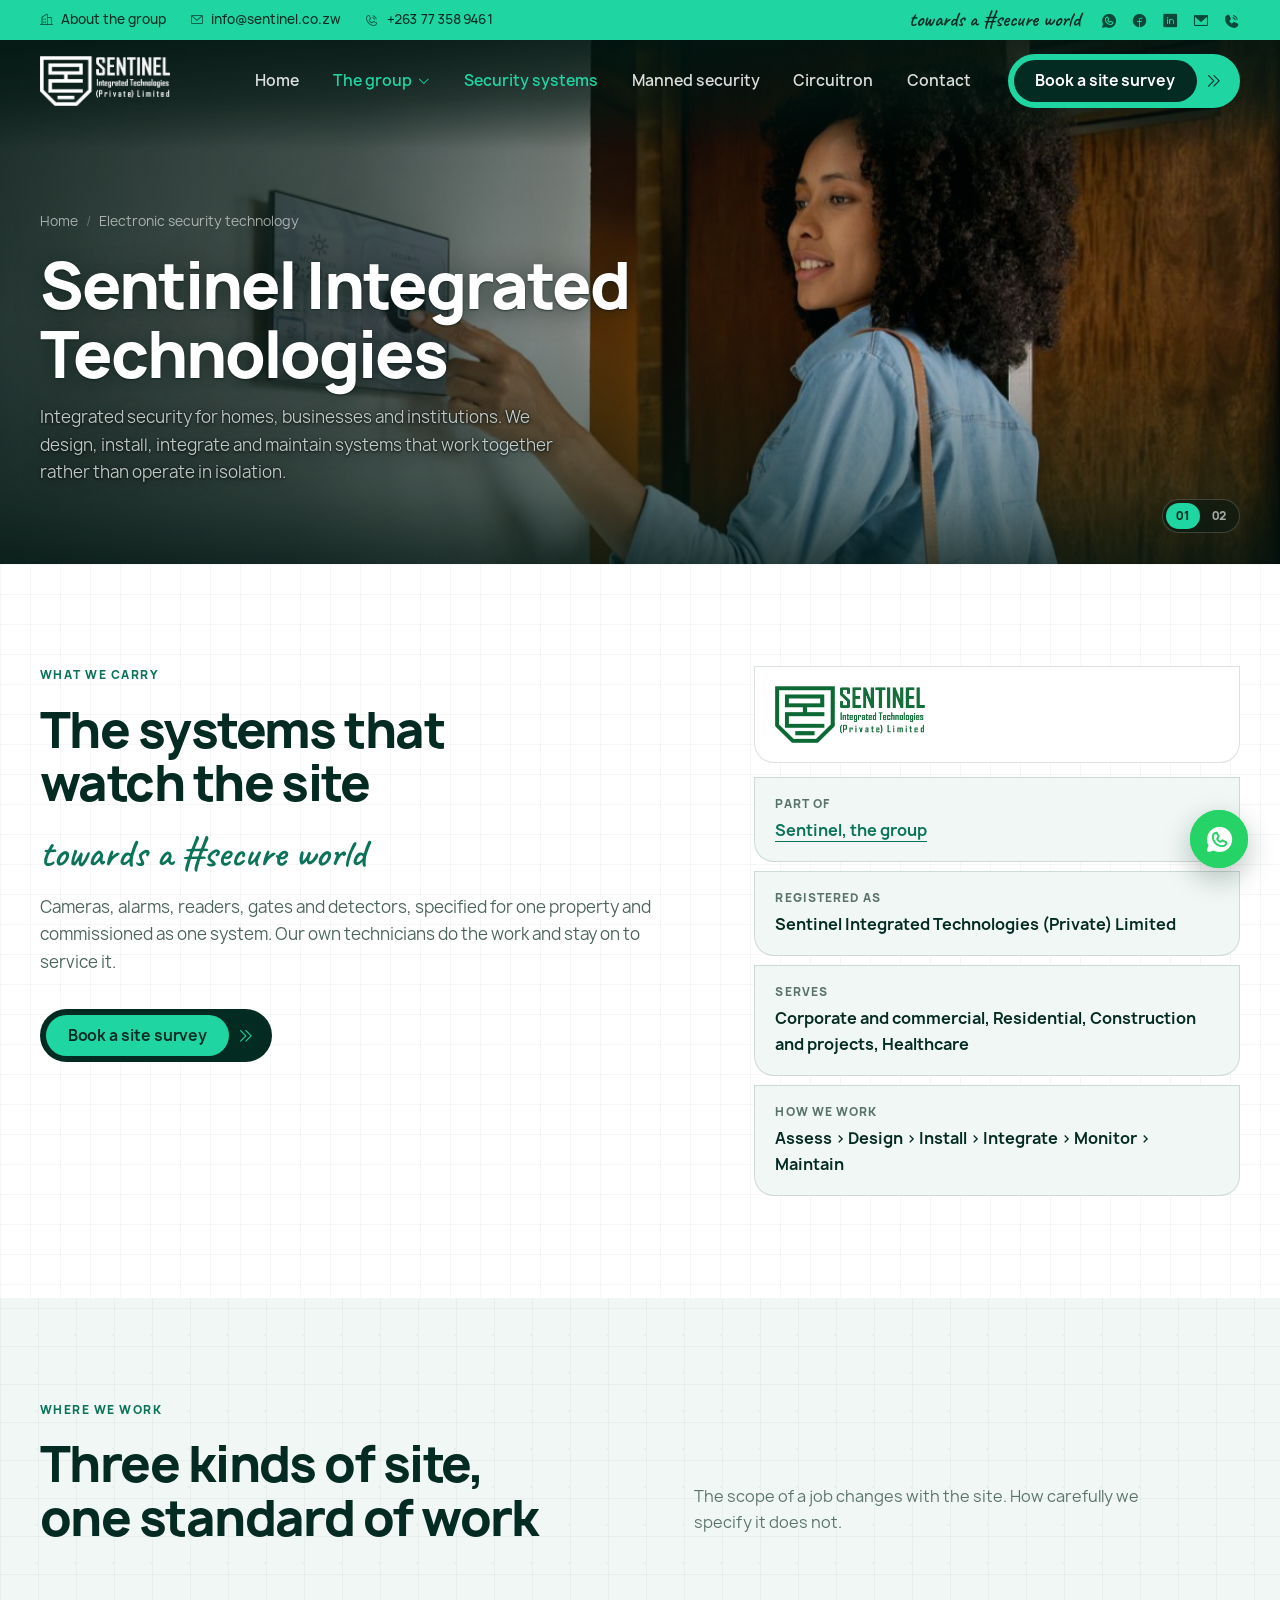
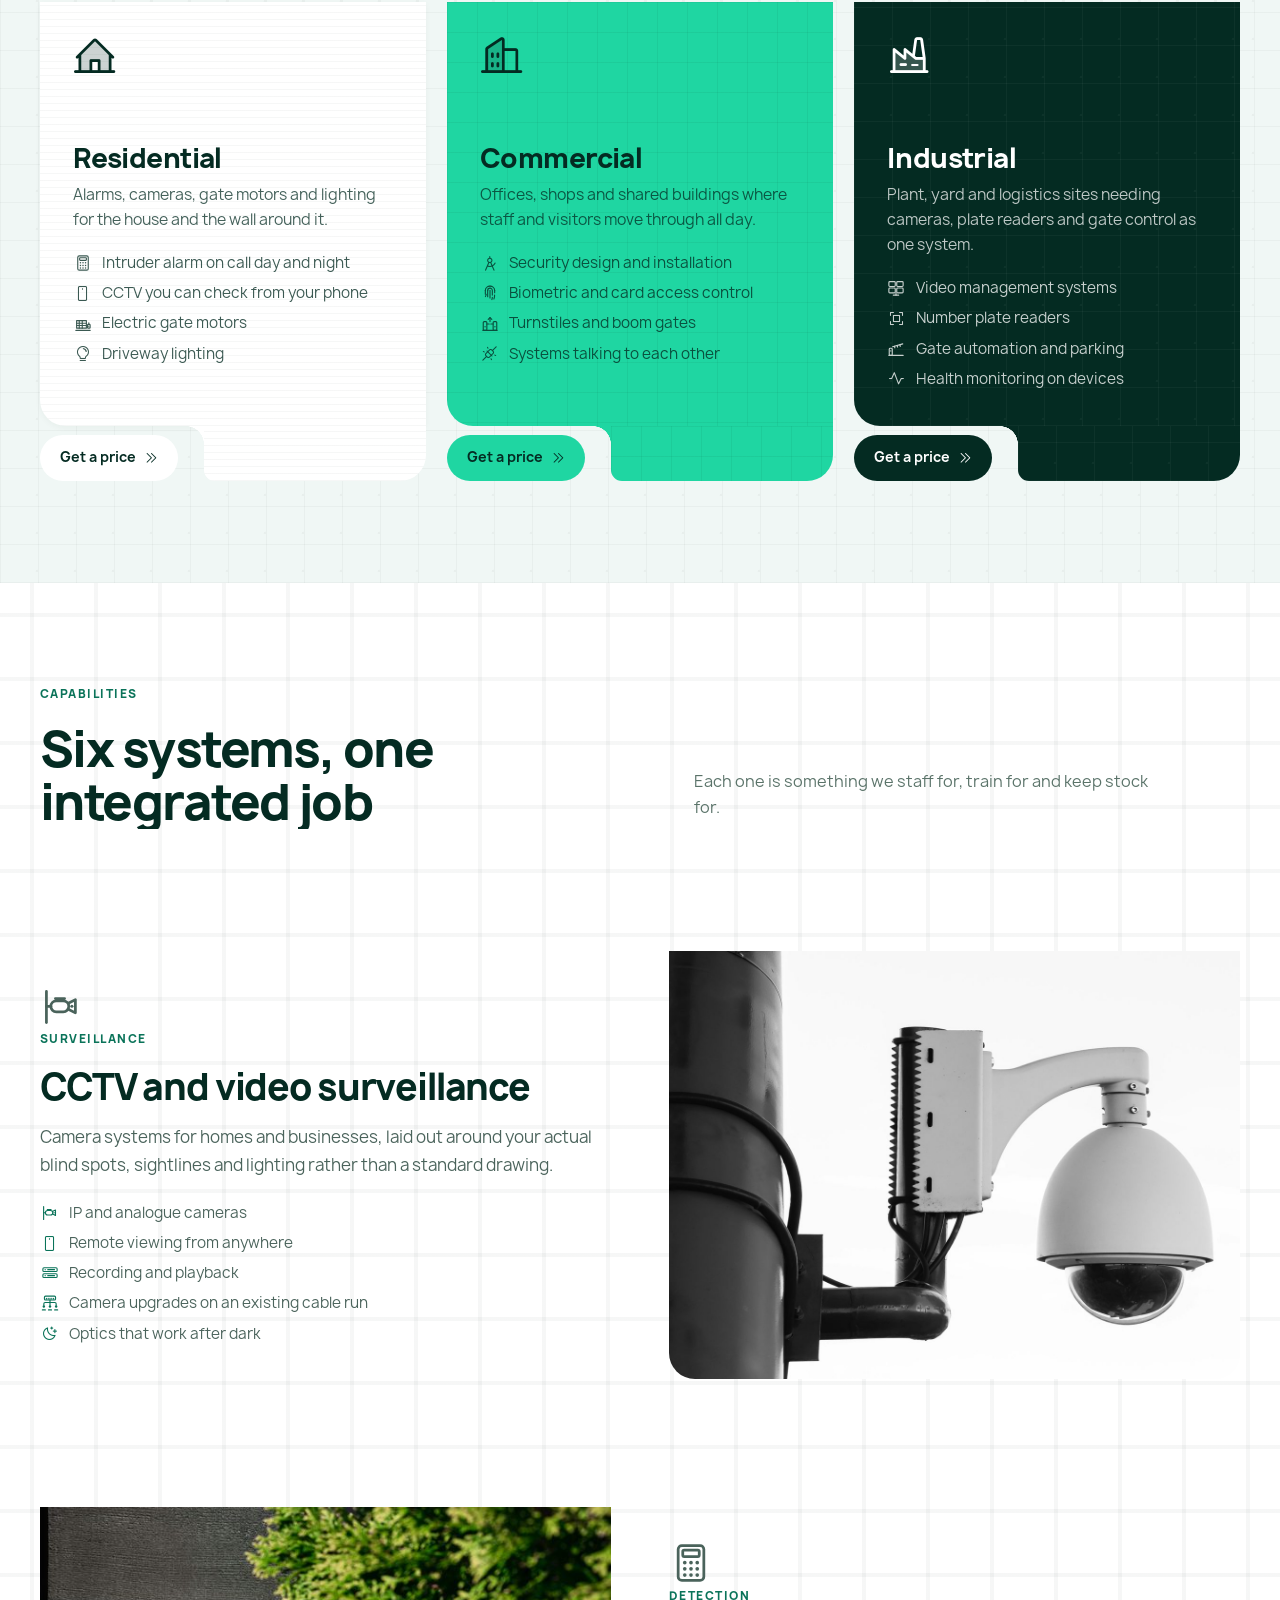
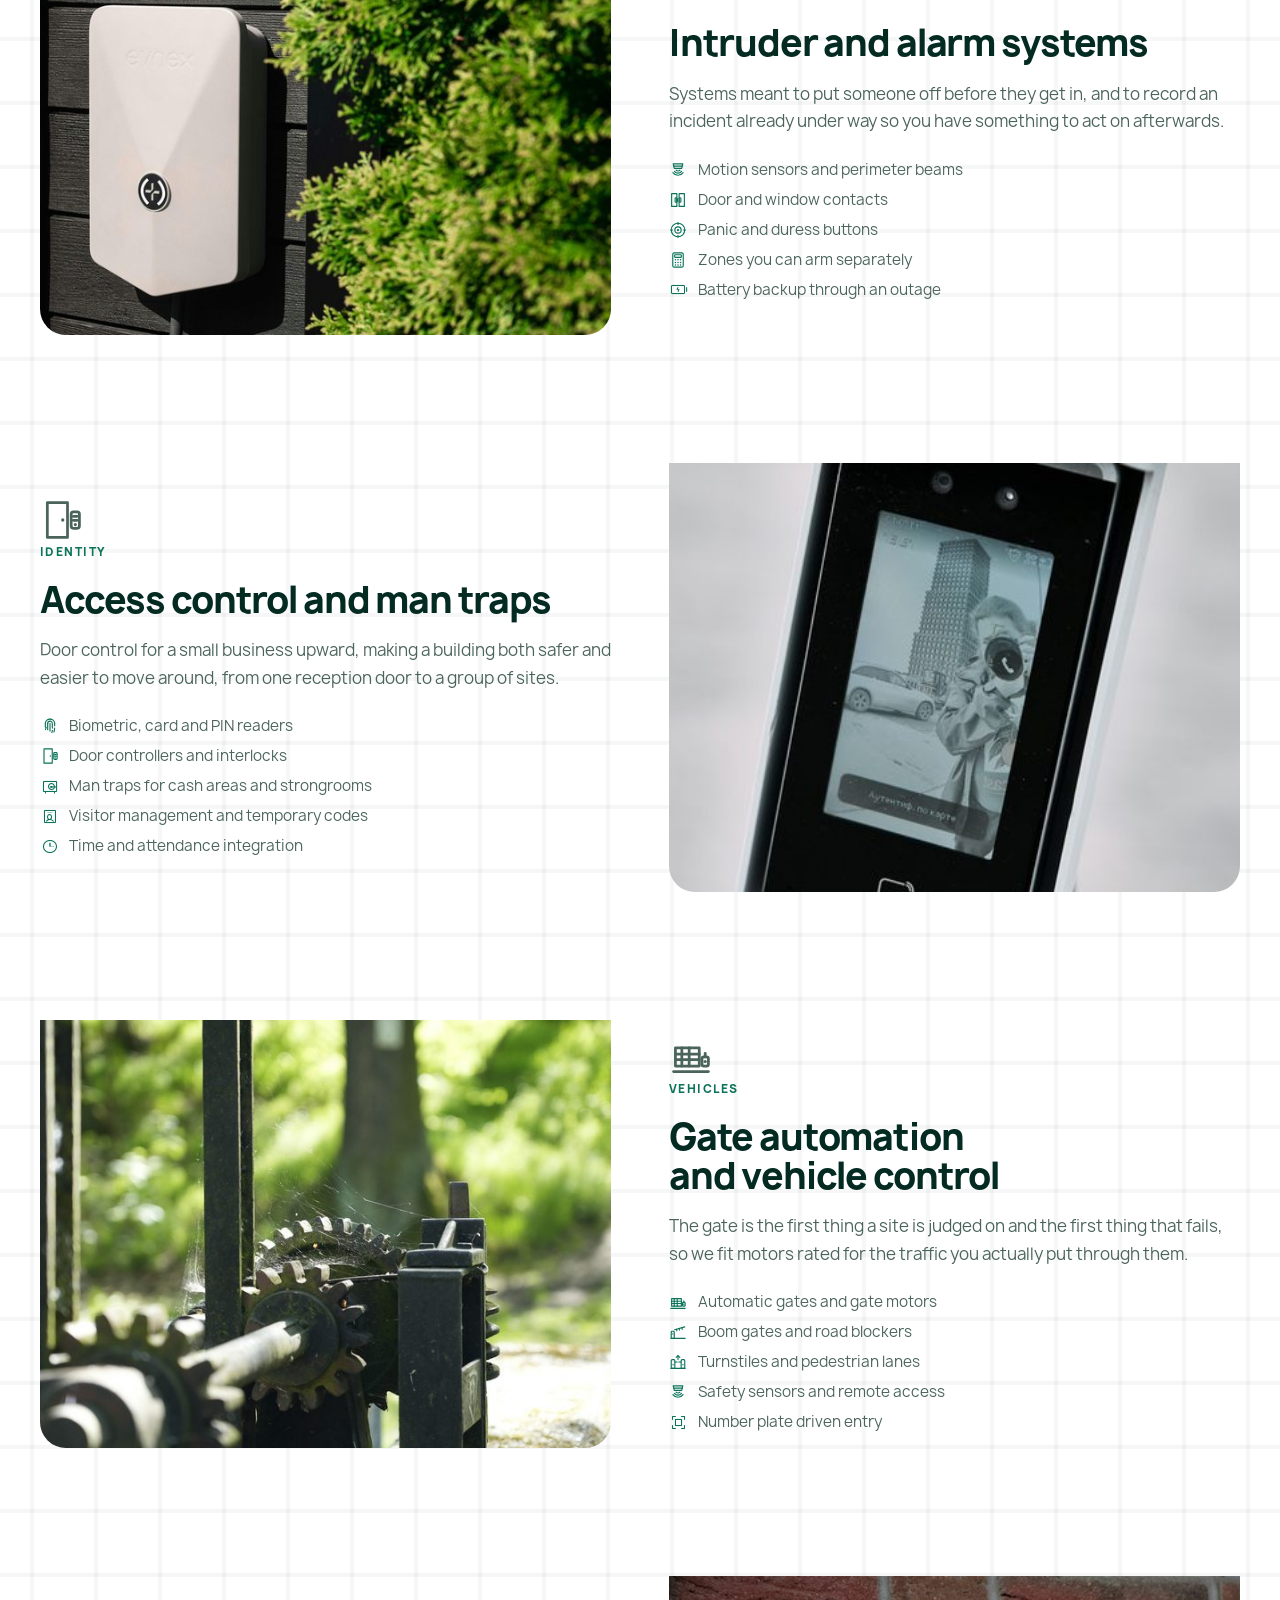
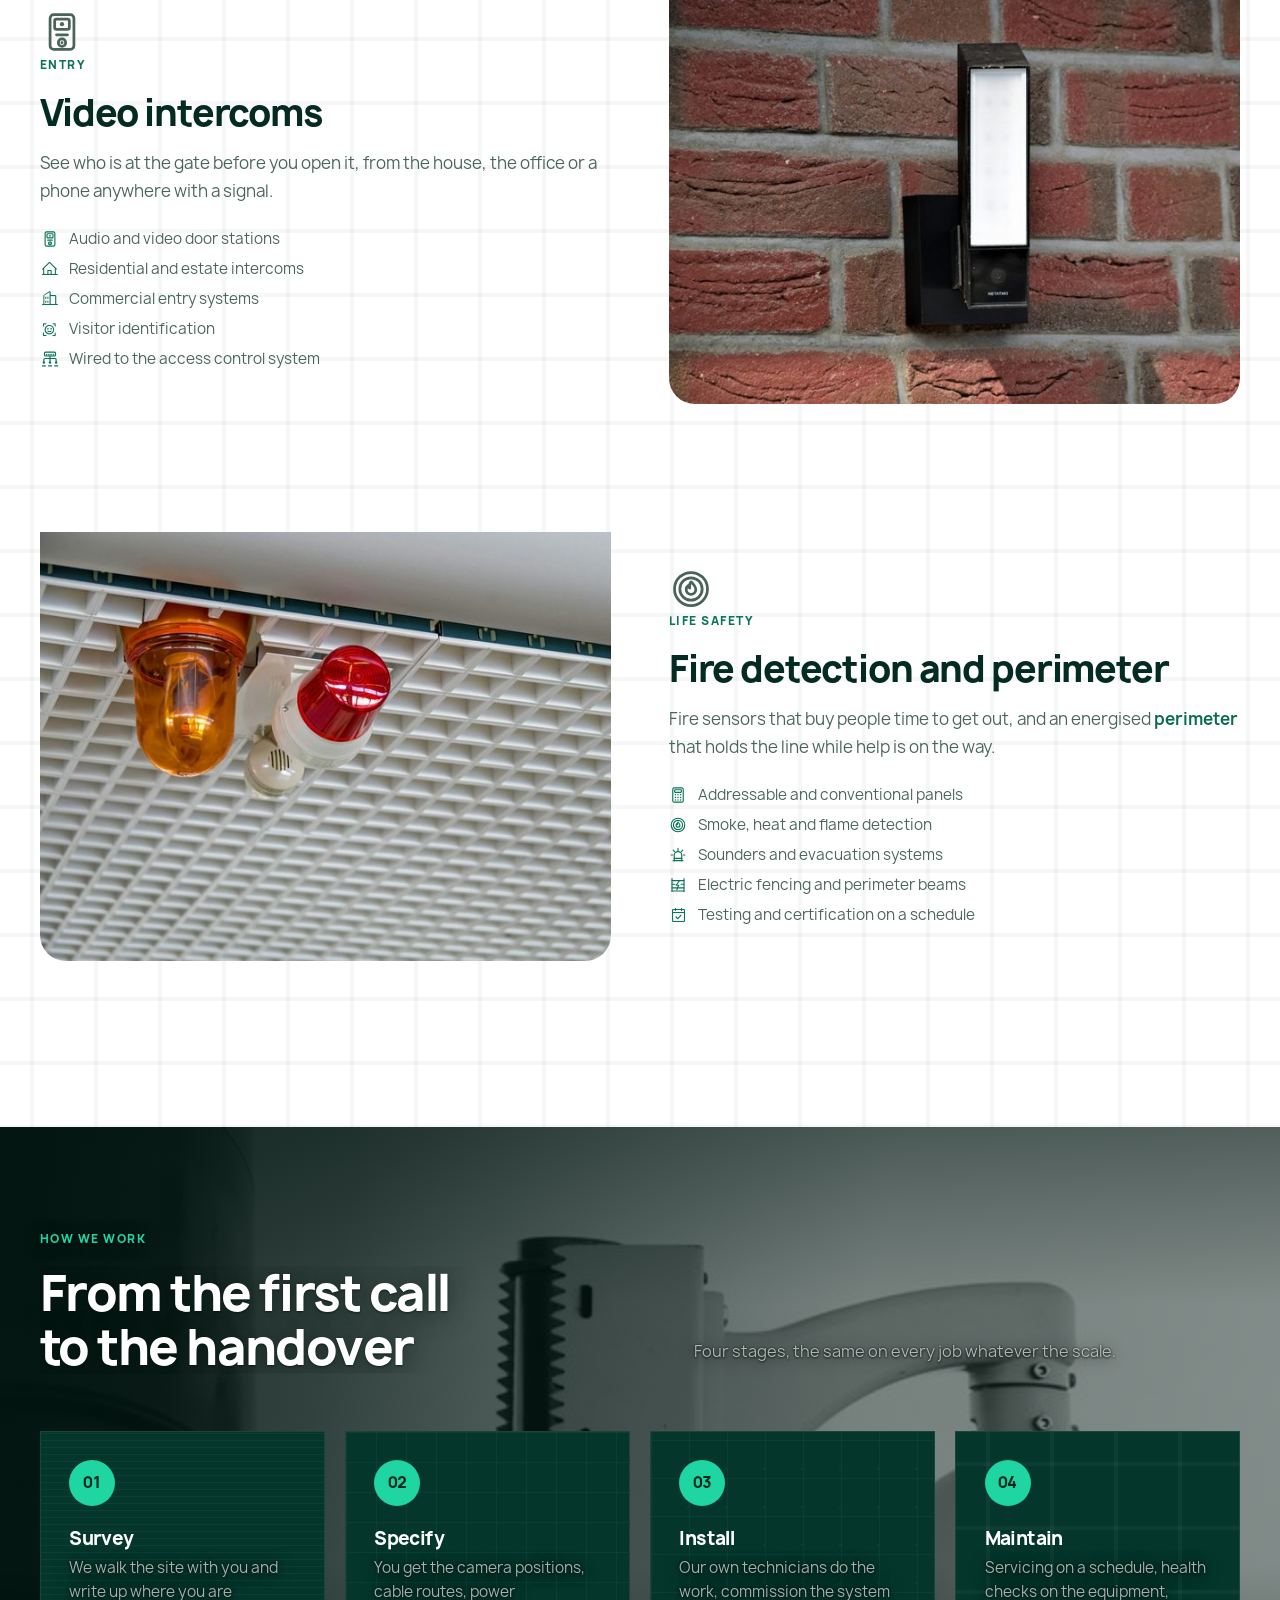
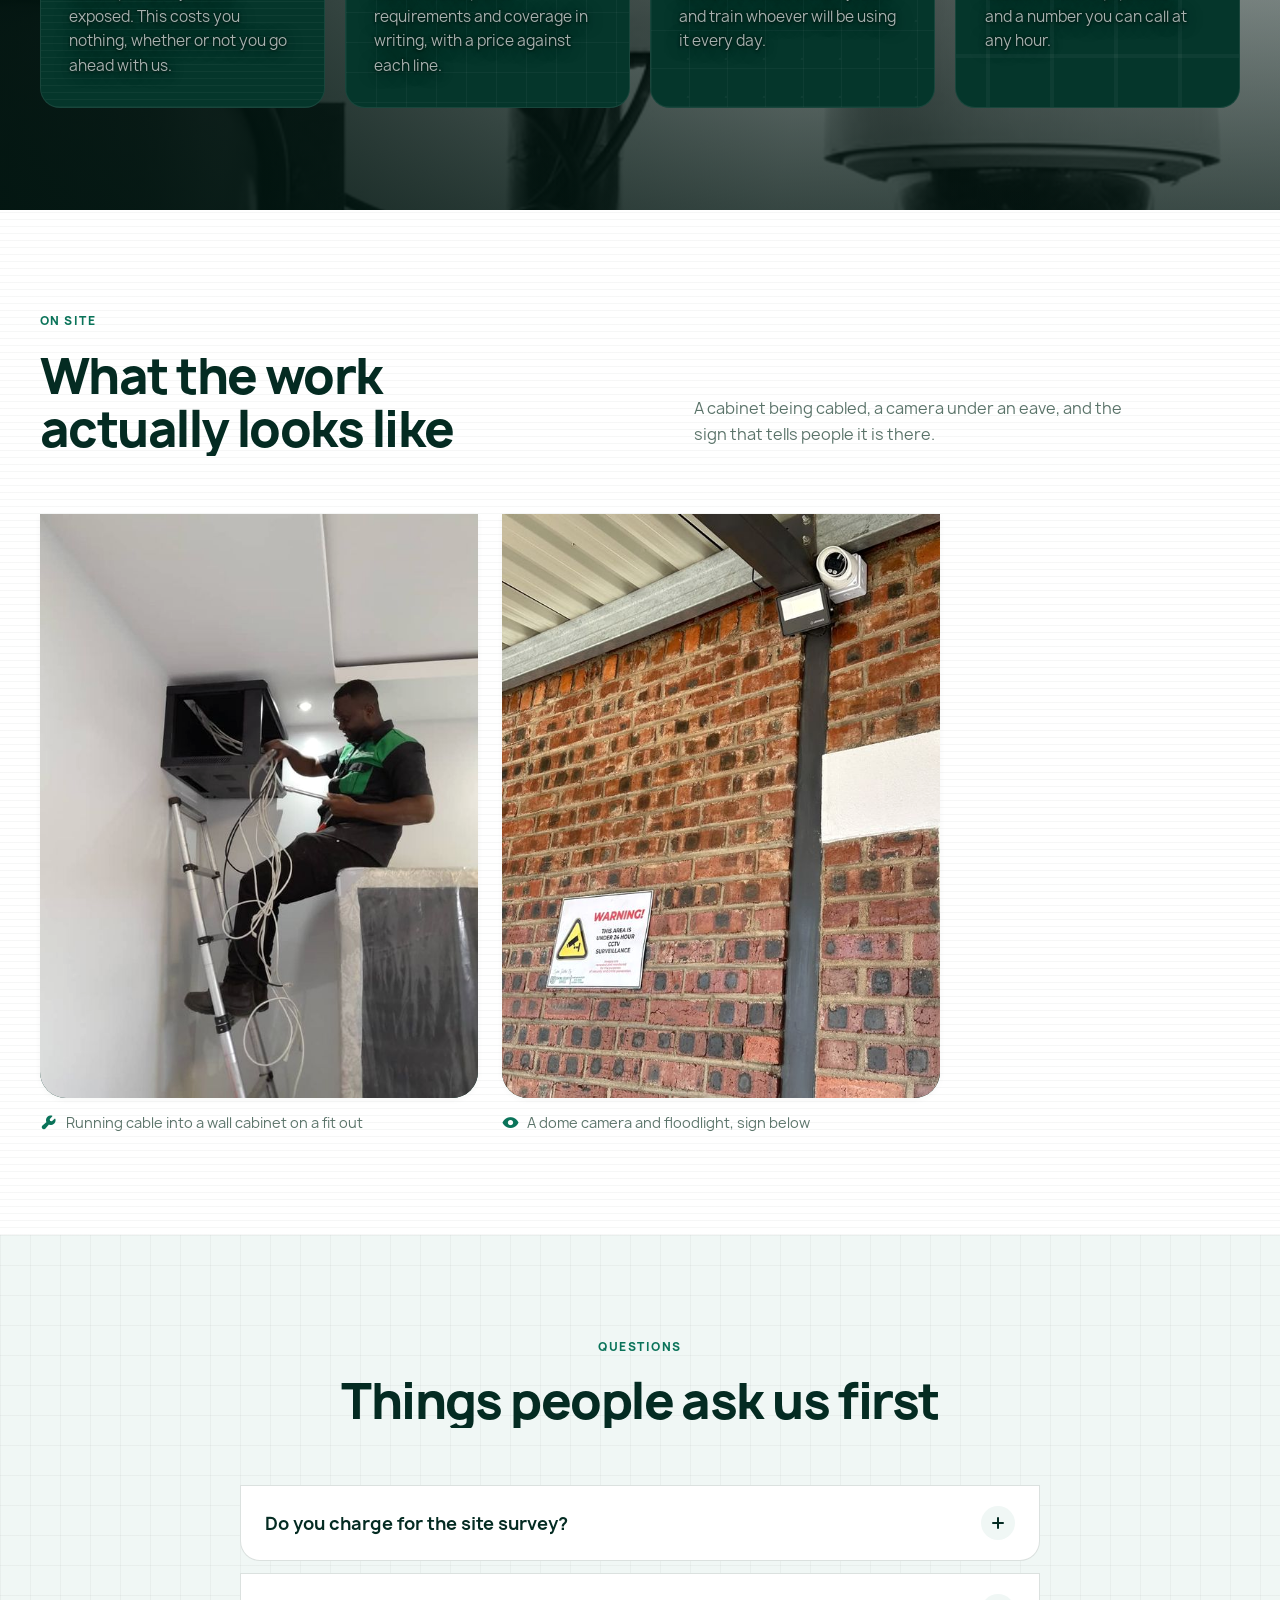
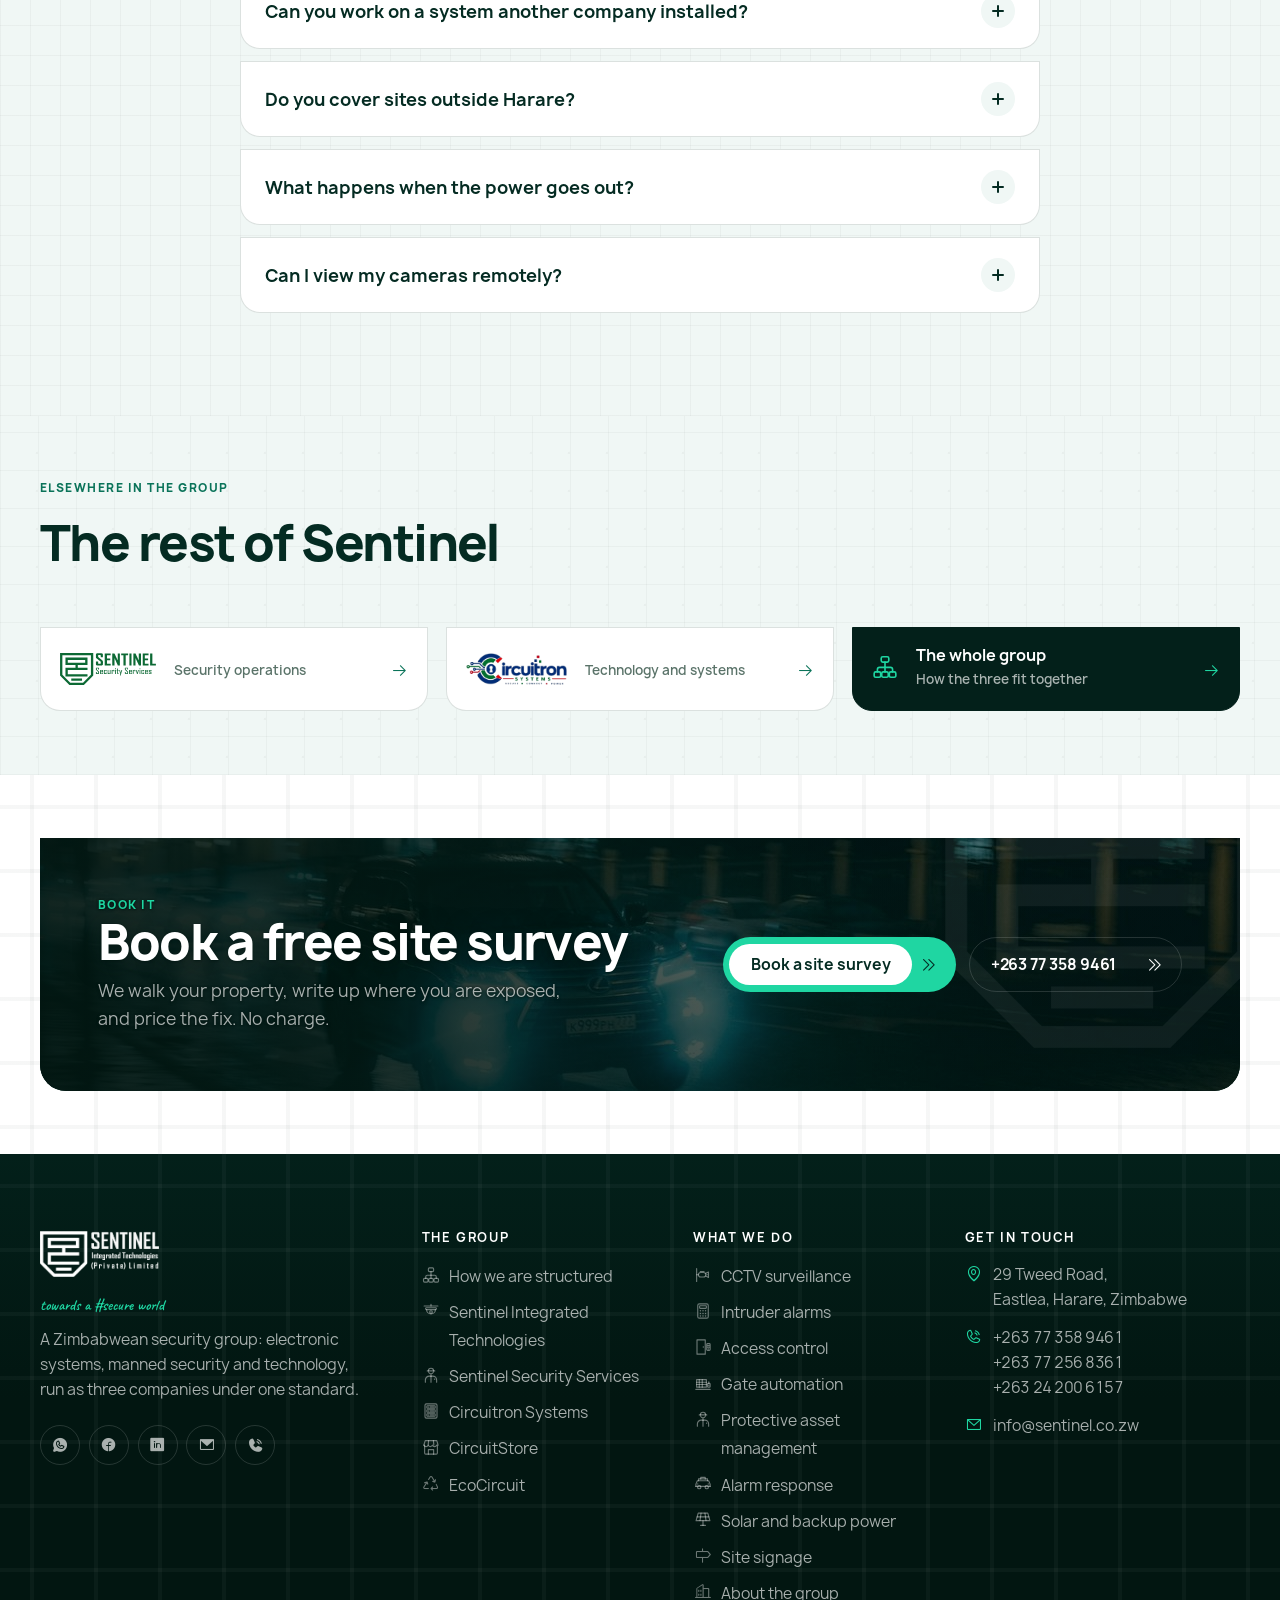
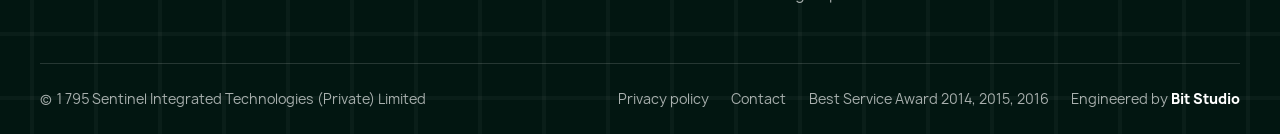
<file: services.html>
<!DOCTYPE html>
<html lang="en-ZW" class="theme-technologies" data-company="technologies">
<head>
<meta charset="UTF-8">
<meta name="viewport" content="width=device-width, initial-scale=1, viewport-fit=cover">
<title>Sentinel Integrated Technologies: CCTV, alarms, access control and fire | Sentinel Integrated Technologies</title>
<meta name="description" content="CCTV and video surveillance, intruder alarms, access control and man traps, gate automation, video intercoms and fire detection, designed and installed as one system across Zimbabwe.">
<meta name="theme-color" content="#021611">
<link rel="canonical" href="https://www.sentinel.co.zw/services.html">

<meta property="og:type" content="website">
<meta property="og:title" content="Sentinel Integrated Technologies: CCTV, alarms, access control and fire | Sentinel Integrated Technologies">
<meta property="og:description" content="CCTV and video surveillance, intruder alarms, access control and man traps, gate automation, video intercoms and fire detection, designed and installed as one system across Zimbabwe.">
<meta property="og:image" content="assets/img/brand/flier-1.jpg">
<meta property="og:locale" content="en_ZW">

<link rel="icon" type="image/svg+xml" href="assets/img/brand/mark.svg">
<link rel="icon" type="image/png" sizes="32x32" href="assets/img/brand/favicon-32.png">
<link rel="apple-touch-icon" href="assets/img/brand/favicon-180.png">

<link rel="preload" href="assets/fonts/manrope-400.woff2" as="font" type="font/woff2" crossorigin>
<link rel="preload" href="assets/fonts/manrope-800.woff2" as="font" type="font/woff2" crossorigin>
<link rel="preload" href="assets/fonts/marker.woff2" as="font" type="font/woff2" crossorigin>
<link rel="stylesheet" href="assets/icons/phosphor.css">
<link rel="stylesheet" href="assets/css/style.css">
<script>document.documentElement.classList.add('js');</script>
</head>
<body>
<a class="skip-link" href="#main">Skip to content</a>
<svg xmlns="http://www.w3.org/2000/svg" style="display:none"><symbol id="si-cam-dome" viewBox="0 0 24 24" fill="none" stroke="currentColor" stroke-width="1.5" stroke-linecap="round" stroke-linejoin="round"><title>Dome camera</title><path d="M2.8 5.4h18.4"/><path d="M12 5.4V3.2"/><rect x="4.8" y="7.6" width="14.4" height="2.6" rx="1.1"/><path d="M6.2 10.2a5.8 5.8 0 0 0 11.6 0"/><circle cx="12" cy="13.4" r="1.8"/></symbol><symbol id="si-cam-bullet" viewBox="0 0 24 24" fill="none" stroke="currentColor" stroke-width="1.5" stroke-linecap="round" stroke-linejoin="round"><title>Bullet camera</title><path d="M3.5 3.5v17"/><path d="M3.5 11.6h2.4"/><rect x="5.9" y="8.6" width="9.8" height="6" rx="3"/><path d="M15.7 9.8 19.3 8v7.2l-3.6-1.8"/><path d="M8.4 7.4h5"/><circle cx="17.4" cy="11.6" r="0.85" fill="currentColor" stroke="none"/></symbol><symbol id="si-nvr" viewBox="0 0 24 24" fill="none" stroke="currentColor" stroke-width="1.5" stroke-linecap="round" stroke-linejoin="round"><title>Recorder</title><rect x="2.5" y="5" width="19" height="5" rx="1.5"/><rect x="2.5" y="13" width="19" height="5" rx="1.5"/><circle cx="5.6" cy="7.5" r="0.85" fill="currentColor" stroke="none"/><circle cx="5.6" cy="15.5" r="0.85" fill="currentColor" stroke="none"/><path d="M9 7.5h9"/><path d="M9 15.5h9"/></symbol><symbol id="si-video-wall" viewBox="0 0 24 24" fill="none" stroke="currentColor" stroke-width="1.5" stroke-linecap="round" stroke-linejoin="round"><title>Monitoring wall</title><rect x="2.5" y="3.5" width="8.5" height="6.5" rx="1.2"/><rect x="13" y="3.5" width="8.5" height="6.5" rx="1.2"/><rect x="2.5" y="12" width="8.5" height="6.5" rx="1.2"/><rect x="13" y="12" width="8.5" height="6.5" rx="1.2"/><path d="M8.5 21.5h7"/><path d="M12 18.5v3"/></symbol><symbol id="si-control-room" viewBox="0 0 24 24" fill="none" stroke="currentColor" stroke-width="1.5" stroke-linecap="round" stroke-linejoin="round"><title>Control room</title><rect x="2.6" y="2.5" width="18.8" height="9.6" rx="1.5"/><path d="M5.8 5.4h5.6"/><path d="M5.8 7.4h8.8"/><path d="M5.8 9.4h5.6"/><circle cx="12" cy="15.4" r="2.4"/><path d="M6.2 21.5a5.8 5.8 0 0 1 11.6 0"/></symbol><symbol id="si-alarm-panel" viewBox="0 0 24 24" fill="none" stroke="currentColor" stroke-width="1.5" stroke-linecap="round" stroke-linejoin="round"><title>Alarm panel</title><rect x="5" y="2.5" width="14" height="19" rx="2"/><rect x="7.5" y="5" width="9" height="3.5" rx="0.8"/><circle cx="8.6" cy="11.8" r="1" fill="currentColor" stroke="none"/><circle cx="12" cy="11.8" r="1" fill="currentColor" stroke="none"/><circle cx="15.4" cy="11.8" r="1" fill="currentColor" stroke="none"/><circle cx="8.6" cy="15.2" r="1" fill="currentColor" stroke="none"/><circle cx="12" cy="15.2" r="1" fill="currentColor" stroke="none"/><circle cx="15.4" cy="15.2" r="1" fill="currentColor" stroke="none"/><circle cx="8.6" cy="18.6" r="1" fill="currentColor" stroke="none"/><circle cx="12" cy="18.6" r="1" fill="currentColor" stroke="none"/><circle cx="15.4" cy="18.6" r="1" fill="currentColor" stroke="none"/></symbol><symbol id="si-motion-sensor" viewBox="0 0 24 24" fill="none" stroke="currentColor" stroke-width="1.5" stroke-linecap="round" stroke-linejoin="round"><title>Motion sensor</title><path d="M5.6 3.8h12.8l-1.5 6.1H7.1z"/><path d="M6.3 6.9h11.4"/><path d="M9.4 12.2a3.4 3.4 0 0 0 5.2 0"/><path d="M7.3 13.9a5.9 5.9 0 0 0 9.4 0"/><path d="M5.2 15.6a8.4 8.4 0 0 0 13.6 0"/></symbol><symbol id="si-door-contact" viewBox="0 0 24 24" fill="none" stroke="currentColor" stroke-width="1.5" stroke-linecap="round" stroke-linejoin="round"><title>Door contact</title><path d="M3.5 3.5h7v17h-7z"/><path d="M13.5 3.5h7v17h-7z"/><rect x="8.2" y="9" width="2.3" height="6" rx="0.7"/><rect x="13.5" y="9" width="2.3" height="6" rx="0.7"/><path d="M11.3 10.5v3"/></symbol><symbol id="si-panic-button" viewBox="0 0 24 24" fill="none" stroke="currentColor" stroke-width="1.5" stroke-linecap="round" stroke-linejoin="round"><title>Panic button</title><circle cx="12" cy="12" r="9"/><circle cx="12" cy="12" r="4.2"/><path d="M12 2.2v2.4"/><path d="M12 19.4v2.4"/><path d="M2.2 12h2.4"/><path d="M19.4 12h2.4"/><circle cx="12" cy="12" r="1.5" fill="currentColor" stroke="none"/></symbol><symbol id="si-siren" viewBox="0 0 24 24" fill="none" stroke="currentColor" stroke-width="1.5" stroke-linecap="round" stroke-linejoin="round"><title>Siren</title><path d="M7 12.5a5 5 0 0 1 10 0v4H7z"/><path d="M5.5 19.5h13"/><path d="M7 16.5v3"/><path d="M17 16.5v3"/><path d="M12 3.2v3"/><path d="M5.6 5.6 7.7 7.7"/><path d="M18.4 5.6 16.3 7.7"/><path d="M2.8 12h2.2"/><path d="M19 12h2.2"/></symbol><symbol id="si-fire-detect" viewBox="0 0 24 24" fill="none" stroke="currentColor" stroke-width="1.5" stroke-linecap="round" stroke-linejoin="round"><title>Fire detection</title><circle cx="12" cy="12" r="9"/><circle cx="12" cy="12" r="6.1"/><path d="M12 8.1c1.7 1.6 2.6 2.9 2.6 4.2a2.6 2.6 0 0 1-5.2 0c0-.8.3-1.6 1-2.1.1.6.4 1.1.9 1.3-.3-1.1-.1-2.3.7-3.4z"/></symbol><symbol id="si-access-reader" viewBox="0 0 24 24" fill="none" stroke="currentColor" stroke-width="1.5" stroke-linecap="round" stroke-linejoin="round"><title>Access control</title><path d="M4 2.5h11v19H4z"/><circle cx="12.4" cy="12" r="0.9" fill="currentColor" stroke="none"/><rect x="17" y="7.5" width="4.5" height="9" rx="1.2"/><path d="M18.2 10h2.1"/><path d="M18.2 12.2h2.1"/><circle cx="19.25" cy="14.5" r="0.85" fill="currentColor" stroke="none"/></symbol><symbol id="si-biometric" viewBox="0 0 24 24" fill="none" stroke="currentColor" stroke-width="1.5" stroke-linecap="round" stroke-linejoin="round"><title>Biometric access</title><path d="M12 2.8c-3.4 0-6.2 2.6-6.2 5.8"/><path d="M18.2 8.6c0-3.2-2.8-5.8-6.2-5.8"/><path d="M5.8 13.6V8.6"/><path d="M18.2 8.6v3.1"/><path d="M8.9 8.6a3.1 3.1 0 0 1 6.2 0v6.2"/><path d="M8.9 8.6v8.4"/><path d="M12 8.6v9.9"/><path d="M15.1 17.8a9 9 0 0 1-.6 3"/><path d="M5.9 16.8a9 9 0 0 0 1-3.2"/><path d="M18.1 14.6a12 12 0 0 1-.9 5.4"/></symbol><symbol id="si-turnstile" viewBox="0 0 24 24" fill="none" stroke="currentColor" stroke-width="1.5" stroke-linecap="round" stroke-linejoin="round"><title>Speed gate</title><path d="M2.5 20.5h19"/><rect x="3" y="8.8" width="4.8" height="11.7" rx="1.3"/><rect x="16.2" y="8.8" width="4.8" height="11.7" rx="1.3"/><path d="M7.8 12h3.1"/><path d="M13.1 12h3.1"/><path d="M12 3.4v5.4"/><path d="M9.6 5.8 12 3.4l2.4 2.4"/><circle cx="5.4" cy="15.6" r="0.9" fill="currentColor" stroke="none"/><circle cx="18.6" cy="15.6" r="0.9" fill="currentColor" stroke="none"/></symbol><symbol id="si-intercom" viewBox="0 0 24 24" fill="none" stroke="currentColor" stroke-width="1.5" stroke-linecap="round" stroke-linejoin="round"><title>Video intercom</title><rect x="5.5" y="2.5" width="13" height="19" rx="2"/><rect x="8" y="5" width="8" height="5.5" rx="1"/><circle cx="12" cy="7.75" r="1.15" fill="currentColor" stroke="none"/><path d="M9 13.5h6"/><circle cx="12" cy="17.8" r="2"/><circle cx="12" cy="17.8" r="0.8" fill="currentColor" stroke="none"/></symbol><symbol id="si-gate-motor" viewBox="0 0 24 24" fill="none" stroke="currentColor" stroke-width="1.5" stroke-linecap="round" stroke-linejoin="round"><title>Gate automation</title><path d="M2.5 20.5h19"/><path d="M3.5 7.5h13v10h-13z"/><path d="M3.5 11h13"/><path d="M3.5 14h13"/><path d="M7 7.5v10"/><path d="M11 7.5v10"/><rect x="18" y="12.5" width="3.5" height="5" rx="1"/><path d="M19.75 12.5v-2"/><circle cx="19.75" cy="15" r="0.85" fill="currentColor" stroke="none"/></symbol><symbol id="si-boom-gate" viewBox="0 0 24 24" fill="none" stroke="currentColor" stroke-width="1.5" stroke-linecap="round" stroke-linejoin="round"><title>Boom barrier</title><path d="M2.5 20.5h19"/><rect x="3" y="11" width="4" height="9.5" rx="1.2"/><path d="M7.5 9 21 5.2"/><path d="M9.9 8.3l.6 2.1"/><path d="M13.5 7.3l.6 2.1"/><path d="M17.1 6.3l.6 2.1"/><circle cx="5" cy="14.5" r="0.9" fill="currentColor" stroke="none"/></symbol><symbol id="si-electric-fence" viewBox="0 0 24 24" fill="none" stroke="currentColor" stroke-width="1.5" stroke-linecap="round" stroke-linejoin="round"><title>Electric fencing</title><path d="M4 3.5v17"/><path d="M20 3.5v17"/><path d="M4 6.2h16"/><path d="M4 11h3.8"/><path d="M16.2 11H20"/><path d="M4 15.8h16"/><path d="M4 20h16"/><path d="M13.6 6.6 9.6 12.4h3.4l-2.6 5.8"/></symbol><symbol id="si-perimeter" viewBox="0 0 24 24" fill="none" stroke="currentColor" stroke-width="1.5" stroke-linecap="round" stroke-linejoin="round"><title>Perimeter protection</title><path d="M12 2.5 3.5 6v6c0 4.4 3.6 7.8 8.5 9.5 4.9-1.7 8.5-5.1 8.5-9.5V6z"/><path d="M12 6.3 7 8.4v3.4c0 2.5 2.1 4.6 5 5.7 2.9-1.1 5-3.2 5-5.7V8.4z"/><circle cx="12" cy="11.6" r="1.5" fill="currentColor" stroke="none"/></symbol><symbol id="si-guard" viewBox="0 0 24 24" fill="none" stroke="currentColor" stroke-width="1.5" stroke-linecap="round" stroke-linejoin="round"><title>Manned security</title><path d="M7 6.5h10"/><path d="M8.5 6.5a3.5 3.5 0 0 1 7 0"/><path d="M8.8 8.2a3.4 3.4 0 0 0 6.4 0"/><path d="M12 11.6v2"/><path d="M4.5 21.5v-2.8A5.2 5.2 0 0 1 9.7 13.5h4.6a5.2 5.2 0 0 1 5.2 5.2v2.8"/><path d="M12 13.9v7.6"/><circle cx="16.8" cy="17.5" r="0.9" fill="currentColor" stroke="none"/></symbol><symbol id="si-k9" viewBox="0 0 24 24" fill="none" stroke="currentColor" stroke-width="1.5" stroke-linecap="round" stroke-linejoin="round"><title>K9 unit</title><path d="M7.6 6.6 5.2 3.2 4.1 7.6"/><path d="M16.4 6.6 18.8 3.2l1.1 4.4"/><path d="M5.8 11a6.2 6.2 0 0 1 12.4 0v1.6a6.2 6.2 0 0 1-12.4 0z"/><circle cx="9.5" cy="10.2" r="1" fill="currentColor" stroke="none"/><circle cx="14.5" cy="10.2" r="1" fill="currentColor" stroke="none"/><path d="M10.7 14.2h2.6L12 15.9z"/><path d="M12 15.9v1.5"/></symbol><symbol id="si-patrol" viewBox="0 0 24 24" fill="none" stroke="currentColor" stroke-width="1.5" stroke-linecap="round" stroke-linejoin="round"><title>Response patrol</title><path d="M2.5 16.5v-3l2-4.5h15l2 4.5v3"/><path d="M2.5 16.5h19"/><path d="M6 9V6.5h12V9"/><path d="M9 6.5V4.5h6v2"/><circle cx="7" cy="17.5" r="2.2"/><circle cx="17" cy="17.5" r="2.2"/><circle cx="5" cy="13.2" r="0.85" fill="currentColor" stroke="none"/><circle cx="19" cy="13.2" r="0.85" fill="currentColor" stroke="none"/></symbol><symbol id="si-radio" viewBox="0 0 24 24" fill="none" stroke="currentColor" stroke-width="1.5" stroke-linecap="round" stroke-linejoin="round"><title>Two way radio</title><rect x="7" y="6.5" width="10" height="15" rx="2"/><path d="M14.5 6.5V3.2"/><rect x="9.3" y="9" width="5.4" height="3.2" rx="0.8"/><circle cx="10" cy="15" r="0.9" fill="currentColor" stroke="none"/><circle cx="12" cy="15" r="0.9" fill="currentColor" stroke="none"/><circle cx="14" cy="15" r="0.9" fill="currentColor" stroke="none"/><circle cx="10" cy="17.6" r="0.9" fill="currentColor" stroke="none"/><circle cx="12" cy="17.6" r="0.9" fill="currentColor" stroke="none"/><circle cx="14" cy="17.6" r="0.9" fill="currentColor" stroke="none"/><path d="M17.6 2.4a5.5 5.5 0 0 1 3.9 3.9"/><path d="M17.2 5.3a2.7 2.7 0 0 1 1.5 1.5"/></symbol><symbol id="si-investigate" viewBox="0 0 24 24" fill="none" stroke="currentColor" stroke-width="1.5" stroke-linecap="round" stroke-linejoin="round"><title>Investigations</title><path d="M5 2.5h9l4.5 4.5v6"/><path d="M5 2.5v19h5"/><path d="M13.5 2.5V7h5"/><path d="M7.8 7.5h3.4"/><path d="M7.8 11h5.2"/><circle cx="15.4" cy="15.4" r="4"/><path d="M18.4 18.4 21.5 21.5"/></symbol><symbol id="si-network-rack" viewBox="0 0 24 24" fill="none" stroke="currentColor" stroke-width="1.5" stroke-linecap="round" stroke-linejoin="round"><title>Network rack</title><rect x="4" y="2.5" width="16" height="19" rx="1.8"/><rect x="6.5" y="5" width="11" height="3.4" rx="0.8"/><rect x="6.5" y="10.3" width="11" height="3.4" rx="0.8"/><rect x="6.5" y="15.6" width="11" height="3.4" rx="0.8"/><circle cx="8.6" cy="6.7" r="0.75" fill="currentColor" stroke="none"/><circle cx="8.6" cy="12" r="0.75" fill="currentColor" stroke="none"/><circle cx="8.6" cy="17.3" r="0.75" fill="currentColor" stroke="none"/><path d="M11 6.7h4.4"/><path d="M11 12h4.4"/><path d="M11 17.3h4.4"/></symbol><symbol id="si-cabling" viewBox="0 0 24 24" fill="none" stroke="currentColor" stroke-width="1.5" stroke-linecap="round" stroke-linejoin="round"><title>Structured cabling</title><rect x="4.6" y="2.8" width="14.8" height="5.2" rx="1.4"/><path d="M7.2 5.6v1.2"/><path d="M9.6 5.6v1.2"/><path d="M12 5.6v1.2"/><path d="M14.4 5.6v1.2"/><path d="M16.8 5.6v1.2"/><path d="M12 8v3.4"/><path d="M12 11.4H5.4a1.6 1.6 0 0 0-1.6 1.6v1.9"/><path d="M12 11.4h6.6a1.6 1.6 0 0 1 1.6 1.6v1.9"/><path d="M12 11.4v3.5"/><circle cx="3.8" cy="16.6" r="1.6" fill="currentColor" stroke="none"/><circle cx="12" cy="16.6" r="1.6" fill="currentColor" stroke="none"/><circle cx="20.2" cy="16.6" r="1.6" fill="currentColor" stroke="none"/><path d="M1.8 21.2h4"/><path d="M10 21.2h4"/><path d="M18.2 21.2h4"/></symbol><symbol id="si-dish" viewBox="0 0 24 24" fill="none" stroke="currentColor" stroke-width="1.5" stroke-linecap="round" stroke-linejoin="round"><title>Satellite link</title><ellipse cx="10.4" cy="8.8" rx="7.6" ry="5.6" transform="rotate(-28 10.4 8.8)"/><path d="M10.4 8.8 16.4 4.2"/><circle cx="17.5" cy="3.4" r="1.5"/><path d="M11.9 13.8 13 20.5"/><path d="M9.4 20.5h7"/></symbol><symbol id="si-smart-home" viewBox="0 0 24 24" fill="none" stroke="currentColor" stroke-width="1.5" stroke-linecap="round" stroke-linejoin="round"><title>Smart technology</title><path d="M3.5 10.5 12 3.5l8.5 7"/><path d="M5.6 12.4v8.1h12.8v-8.1"/><path d="M9.6 16.5a3.4 3.4 0 0 1 4.8 0"/><path d="M7.3 14.1a6.7 6.7 0 0 1 9.4 0"/><circle cx="12" cy="18.8" r="1" fill="currentColor" stroke="none"/></symbol><symbol id="si-smart-switch" viewBox="0 0 24 24" fill="none" stroke="currentColor" stroke-width="1.5" stroke-linecap="round" stroke-linejoin="round"><title>Smart switch</title><rect x="3.5" y="5" width="17" height="14" rx="2"/><rect x="7" y="8" width="10" height="8" rx="1.4"/><path d="M7 12h10"/><circle cx="12" cy="10" r="0.9" fill="currentColor" stroke="none"/></symbol><symbol id="si-inverter" viewBox="0 0 24 24" fill="none" stroke="currentColor" stroke-width="1.5" stroke-linecap="round" stroke-linejoin="round"><title>Backup power</title><rect x="2.5" y="5.5" width="19" height="13" rx="2"/><path d="M12 5.5v13"/><path d="M8.6 9.2 6 12.6h3l-1.4 2.9"/><path d="M15 11h4.2"/><path d="M15 14.2h4.2"/><path d="M6 20.5h3"/><path d="M15 20.5h3"/></symbol><symbol id="si-solar" viewBox="0 0 24 24" fill="none" stroke="currentColor" stroke-width="1.5" stroke-linecap="round" stroke-linejoin="round"><title>Solar</title><path d="M2.8 14.2 5.6 4.2h12.8l2.8 10z"/><path d="M4.2 9.2h15.6"/><path d="M9.4 4.2 8 14.2"/><path d="M14.6 4.2l1.4 10"/><path d="M12 14.2v6.3"/><path d="M8.8 20.5h6.4"/></symbol><symbol id="si-e-waste" viewBox="0 0 24 24" fill="none" stroke="currentColor" stroke-width="1.5" stroke-linecap="round" stroke-linejoin="round"><title>Electronic waste</title><rect x="9.3" y="9.3" width="5.4" height="5.4" rx="1"/><path d="M9.3 11H7.7"/><path d="M9.3 13H7.7"/><path d="M14.7 11h1.6"/><path d="M14.7 13h1.6"/><path d="M4.6 15a8.2 8.2 0 0 1 2.3-10"/><path d="M6.9 5 6.4 8.1"/><path d="M6.9 5 9.9 5.8"/><path d="M19.4 9a8.2 8.2 0 0 1-2.3 10"/><path d="M17.1 19l.5-3.1"/><path d="M17.1 19 14.1 18.2"/></symbol><symbol id="si-storefront" viewBox="0 0 24 24" fill="none" stroke="currentColor" stroke-width="1.5" stroke-linecap="round" stroke-linejoin="round"><title>Retail</title><path d="M3.5 9.5V20a1.5 1.5 0 0 0 1.5 1.5h14a1.5 1.5 0 0 0 1.5-1.5V9.5"/><path d="M2.5 9.5 4.3 3.5h15.4l1.8 6"/><path d="M8.8 3.5 8.2 9.5"/><path d="M15.2 3.5l.6 6"/><path d="M2.5 9.5a3 3 0 0 0 5.7 0 3 3 0 0 0 5.6 0 3 3 0 0 0 5.7 0"/><path d="M8.5 21.5v-6h7v6"/></symbol><symbol id="si-cart" viewBox="0 0 24 24" fill="none" stroke="currentColor" stroke-width="1.5" stroke-linecap="round" stroke-linejoin="round"><title>Online store</title><path d="M2.5 3.5h2.8l2.6 11.4h10l2.1-8.2H6.3"/><circle cx="9.4" cy="19.2" r="1.8"/><circle cx="17.2" cy="19.2" r="1.8"/><path d="M13 8.5v3.6"/><path d="M11.2 10.3h3.6"/></symbol><symbol id="si-group-tree" viewBox="0 0 24 24" fill="none" stroke="currentColor" stroke-width="1.5" stroke-linecap="round" stroke-linejoin="round"><title>Group structure</title><rect x="8.5" y="2.5" width="7" height="5" rx="1.4"/><rect x="2" y="16.5" width="6" height="5" rx="1.4"/><rect x="9" y="16.5" width="6" height="5" rx="1.4"/><rect x="16" y="16.5" width="6" height="5" rx="1.4"/><path d="M12 7.5v4.6"/><path d="M5 16.5v-2.2a2 2 0 0 1 2-2h10a2 2 0 0 1 2 2v2.2"/><path d="M12 12.1v4.4"/></symbol></svg>


<!-- ===== Utility bar ===== -->
<div class="topbar">
  <div class="container topbar__inner">
    <ul class="topbar__list">
      <li><i class="ph ph-buildings i-xs" aria-hidden="true"></i> <a href="about.html">About the group</a></li>
      <li><i class="ph ph-envelope-simple i-xs" aria-hidden="true"></i> <a href="mailto:info@sentinel.co.zw">info@sentinel.co.zw</a></li>
      <li><i class="ph ph-phone-call i-xs" aria-hidden="true"></i> <a href="tel:+263773589461" class="num">+263 77 358 9461</a></li>
    </ul>
    <div class="topbar__social">
      <span class="script">towards a #secure world</span>
      <a href="https://wa.me/263773589461" aria-label="Message Sentinel on WhatsApp" rel="noopener"><i class="ph-fill ph-whatsapp-logo i-sm" aria-hidden="true"></i></a>
      <a href="https://www.facebook.com/profile.php?id=61594591624503" aria-label="Sentinel on Facebook" target="_blank" rel="noopener"><i class="ph-fill ph-facebook-logo i-sm" aria-hidden="true"></i></a>
      <a href="https://www.linkedin.com/company/sentinelzw/" aria-label="Sentinel on LinkedIn" target="_blank" rel="noopener"><i class="ph-fill ph-linkedin-logo i-sm" aria-hidden="true"></i></a>
      <a class="topbar__hide-sm" href="mailto:info@sentinel.co.zw" aria-label="Email Sentinel"><i class="ph-fill ph-envelope-simple i-sm" aria-hidden="true"></i></a>
      <a class="topbar__hide-sm" href="tel:+263773589461" aria-label="Call Sentinel"><i class="ph-fill ph-phone-call i-sm" aria-hidden="true"></i></a>
    </div>
  </div>
</div>

<!-- ===== Header ===== -->
<header class="header">
  <div class="container header__inner">
    <a class="brand" href="index.html" aria-label="Sentinel Integrated Technologies, home">
      <img class="brand__light" src="assets/img/brand/sit-lockup-white.png" alt="Sentinel Integrated Technologies" width="555" height="214">
      <img class="brand__dark" src="assets/img/brand/sit-lockup.png" alt="" aria-hidden="true" width="555" height="214">
    </a>

    <nav class="nav" aria-label="Primary">
      <ul class="nav__list">
        <li><a class="nav__link" href="index.html">Home</a></li>
        <li class="nav__has-mega"><a class="nav__link" href="group.html" data-within="true" aria-expanded="false" aria-controls="mega" data-mega>The group <i class="ph ph-caret-down i-xs" aria-hidden="true"></i></a></li>
        <li><a class="nav__link" href="services.html" aria-current="page">Security systems</a></li>
        <li><a class="nav__link" href="security-services.html">Manned security</a></li>
        <li><a class="nav__link" href="circuitron.html">Circuitron</a></li>
        <li><a class="nav__link" href="contact.html">Contact</a></li>
      </ul>
      <div class="mega" id="mega" hidden>
        <div class="container mega__inner">
          <a class="mega__parent" href="group.html">
            <span class="mega__mark"><svg class="si i-lg" aria-hidden="true" focusable="false"><use href="#si-group-tree"/></svg></span>
            <span>
              <strong>Sentinel, the group</strong>
              <small>One holding company, three operating businesses, one standard of work.</small>
            </span>
            <span class="mega__go">See the structure <i class="ph ph-caret-double-right i-xs" aria-hidden="true"></i></span>
          </a>
          <div class="mega__grid">
        <a class="mega__card" href="services.html">
          <span class="mega__logo"><img class="clogo" src="assets/img/brand/sit-lockup.png" alt="Sentinel Integrated Technologies" style="height:34px;width:88px" loading="lazy" width="555" height="214"></span>
          <small>Electronic security technology</small>
          <span class="mega__chips"><i>CCTV</i><i>Alarms</i><i>Access control</i><i>Fire</i></span>
          
        </a>
        <a class="mega__card" href="security-services.html">
          <span class="mega__logo"><img class="clogo" src="assets/img/brand/sentinel-security-services.svg" alt="Sentinel Security Services" width="102" height="34" style="height:34px;width:102px" loading="lazy"></span>
          <small>Security operations</small>
          <span class="mega__chips"><i>Manned security</i><i>Dog units</i><i>Response</i><i>Investigations</i></span>
          
        </a>
        <a class="mega__card" href="circuitron.html">
          <span class="mega__logo"><img class="clogo" src="assets/img/brand/circuitron-logo.png" alt="Circuitron Systems" style="height:34px;width:107px" loading="lazy" width="531" height="169"></span>
          <small>Technology and systems</small>
          <span class="mega__chips"><i>Communications</i><i>Automation</i><i>Electronics</i><i>Retail</i></span>
          <span class="mega__units"><a href="circuitron.html#circuitstore">CircuitStore</a> <a href="circuitron.html#ecocircuit">EcoCircuit</a></span>
        </a>
          </div>
        </div>
      </div>
    </nav>

    <div class="header__cta"><a class="pbtn" href="contact.html"><span class="pbtn__label"><span class="lbl-full">Book a site survey</span><span class="lbl-brief">Free survey</span></span><span class="pbtn__chev"><i class="ph ph-caret-double-right i-sm" aria-hidden="true"></i></span></a></div>

    <button class="nav-toggle" type="button" aria-expanded="false" aria-controls="drawer" aria-label="Open menu">
      <span></span><span></span><span></span>
    </button>
  </div>
</header>

<div class="drawer" id="drawer">
  <div class="drawer__top">
    <a class="drawer__brand" href="index.html" aria-label="Sentinel Integrated Technologies home">
      <img src="assets/img/brand/sit-lockup-white.png" alt="" width="555" height="214">
    </a>
    <button class="drawer__close" type="button" data-drawer-close aria-label="Close menu">
      <svg viewBox="0 0 24 24" aria-hidden="true" focusable="false">
        <path d="M6 6 18 18M18 6 6 18"/>
      </svg>
    </button>
  </div>
  <nav class="drawer__list" aria-label="Mobile">
    <a href="index.html">Home <span class="num">01</span></a>
    <a href="group.html">The group <span class="num">02</span></a>
    <a href="services.html">Security systems <span class="num">03</span></a>
    <a href="security-services.html">Manned security <span class="num">04</span></a>
    <a href="circuitron.html">Circuitron <span class="num">05</span></a>
    <a href="contact.html">Contact <span class="num">06</span></a>
    <a href="about.html">About <span class="num">07</span></a>
  </nav>
  <div class="drawer__foot">
    <a href="tel:+263773589461" class="num">+263 77 358 9461</a>
    <a href="mailto:info@sentinel.co.zw">info@sentinel.co.zw</a>
    <p>29 Tweed Road, Eastlea, Harare</p>
    <a class="pbtn pbtn--block" href="contact.html"><span class="pbtn__label">Book a site survey</span><span class="pbtn__chev"><i class="ph ph-caret-double-right i-sm" aria-hidden="true"></i></span></a>
  </div>
</div>

<main id="main">

  <section class="phero">
    <div class="phero__media" data-phero>
      <div class="phero__slide is-active"><img src="assets/img/photos/sys-access-1200.jpg" srcset="assets/img/photos/sys-access-640.jpg 640w, assets/img/photos/sys-access-1200.jpg 1200w" sizes="70vw" alt="A reader being used at a door" data-focus="46 17 93 43" fetchpriority="high" width="1200" height="900"></div>
      <div class="phero__slide"><img src="assets/img/photos/sys-cctv-1200.jpg" srcset="assets/img/photos/sys-cctv-640.jpg 640w, assets/img/photos/sys-cctv-1200.jpg 1200w" sizes="70vw" alt="A camera covering an approach" data-focus="47 21 85 63" loading="lazy" width="1200" height="900"></div>
    </div>
    <div class="phero__scrim"></div>
    <div class="pswitch" role="group" aria-label="Hero picture">
      <button class="pswitch__seg is-active" type="button" aria-pressed="true" aria-label="Show picture 1 of 2" data-phero-go="0"><span class="num">01</span></button>
      <button class="pswitch__seg" type="button" aria-pressed="false" aria-label="Show picture 2 of 2" data-phero-go="1"><span class="num">02</span></button>
    </div>
    <div class="container" data-obstacle>
      <nav class="crumb" aria-label="Breadcrumb"><a href="index.html">Home</a> <i class="sep">/</i> <span>Electronic security technology</span></nav>
      <h1 class="h-1">Sentinel Integrated Technologies</h1>
      <p class="lead" data-stream>Integrated security for homes, businesses and institutions. We design, install, integrate and maintain systems that work together rather than operate in isolation.</p>
    </div>
  </section>

  <section class="section section--white pat pat-grid">
    <div class="container split split--narrow">
      <div data-reveal>
        <p class="overline">What we carry</p>
        <h2 class="h-2">The systems that watch the site</h2>
        <p class="script script--lg">towards a #secure world</p>
        <p class="lead" data-stream>Cameras, alarms, readers, gates and detectors, specified for one property and commissioned as one system. Our own technicians do the work and stay on to service it.</p>
        <div style="margin-top:2rem"><a class="pbtn pbtn--dark" href="contact.html"><span class="pbtn__label">Book a site survey</span><span class="pbtn__chev"><i class="ph ph-caret-double-right i-sm" aria-hidden="true"></i></span></a></div>
      </div>
      <div class="cfacts" data-reveal>
        <span class="cfacts__logo"><img class="clogo" src="assets/img/brand/sit-lockup.png" alt="Sentinel Integrated Technologies" style="height:58px;width:150px" loading="lazy" width="555" height="214"></span>
        <div class="cfact"><dt>Part of</dt><dd><a href="group.html">Sentinel, the group</a></dd></div>
        <div class="cfact"><dt>Registered as</dt><dd>Sentinel Integrated Technologies (Private) Limited</dd></div>
        <div class="cfact"><dt>Serves</dt><dd>Corporate and commercial, Residential, Construction and projects, Healthcare</dd></div>
        <div class="cfact"><dt>How we work</dt><dd>Assess &rsaquo; Design &rsaquo; Install &rsaquo; Integrate &rsaquo; Monitor &rsaquo; Maintain</dd></div>
      </div>
    </div>
  </section>

  <section class="section section--cream pat pat-trace">
    <div class="container">
      <div class="shead" data-reveal>
        <div>
          <p class="overline">Where we work</p>
          <h2 class="h-2 shead__title" data-reveal data-anim="wipe">Three kinds of site, one standard of work</h2>
        </div>
        <div class="shead__aside" data-stream>The scope of a job changes with the site. How carefully we specify it does not.</div>
      </div>

      <div class="grid g-3">
        <article class="ncard ncard--white pat-scan" id="residential" data-reveal>
          <div class="ncard__main">
            <span class="ncard__icon"><i class="ph-duotone ph-house-line i-2xl" aria-hidden="true"></i></span>
            <h3 class="h-3">Residential</h3>
            <p>Alarms, cameras, gate motors and lighting for the house and the wall around it.</p>
            <ul class="card__list" style="margin-top:1.25rem"><li><span class="li-ico" aria-hidden="true"><svg class="si i-sm" aria-hidden="true" focusable="false"><use href="#si-alarm-panel"/></svg></span><span>Intruder alarm on call day and night</span></li><li><span class="li-ico" aria-hidden="true"><i class="ph ph-device-mobile-camera i-sm" aria-hidden="true"></i></span><span>CCTV you can check from your phone</span></li><li><span class="li-ico" aria-hidden="true"><svg class="si i-sm" aria-hidden="true" focusable="false"><use href="#si-gate-motor"/></svg></span><span>Electric gate motors</span></li><li><span class="li-ico" aria-hidden="true"><i class="ph ph-lightbulb i-sm" aria-hidden="true"></i></span><span>Driveway lighting</span></li></ul>
          </div>
          <div class="ncard__foot">
            <a class="ncard__cta stretch" href="contact.html">Get a price <i class="ph ph-caret-double-right i-xs" aria-hidden="true"></i></a>
            <span class="ncard__fill" aria-hidden="true"></span>
          </div>
        </article>
        <article class="ncard ncard--lime pat-grid" id="commercial" data-reveal>
          <div class="ncard__main">
            <span class="ncard__icon"><i class="ph-duotone ph-buildings i-2xl" aria-hidden="true"></i></span>
            <h3 class="h-3">Commercial</h3>
            <p>Offices, shops and shared buildings where staff and visitors move through all day.</p>
            <ul class="card__list" style="margin-top:1.25rem"><li><span class="li-ico" aria-hidden="true"><i class="ph ph-compass-tool i-sm" aria-hidden="true"></i></span><span>Security design and installation</span></li><li><span class="li-ico" aria-hidden="true"><svg class="si i-sm" aria-hidden="true" focusable="false"><use href="#si-biometric"/></svg></span><span>Biometric and card access control</span></li><li><span class="li-ico" aria-hidden="true"><svg class="si i-sm" aria-hidden="true" focusable="false"><use href="#si-turnstile"/></svg></span><span>Turnstiles and boom gates</span></li><li><span class="li-ico" aria-hidden="true"><i class="ph ph-plugs-connected i-sm" aria-hidden="true"></i></span><span>Systems talking to each other</span></li></ul>
          </div>
          <div class="ncard__foot">
            <a class="ncard__cta stretch" href="contact.html">Get a price <i class="ph ph-caret-double-right i-xs" aria-hidden="true"></i></a>
            <span class="ncard__fill" aria-hidden="true"></span>
          </div>
        </article>
        <article class="ncard ncard--dark pat-trace" id="industrial" data-reveal>
          <div class="ncard__main">
            <span class="ncard__icon"><i class="ph-duotone ph-factory i-2xl" aria-hidden="true"></i></span>
            <h3 class="h-3">Industrial</h3>
            <p>Plant, yard and logistics sites needing cameras, plate readers and gate control as one system.</p>
            <ul class="card__list" style="margin-top:1.25rem"><li><span class="li-ico" aria-hidden="true"><svg class="si i-sm" aria-hidden="true" focusable="false"><use href="#si-video-wall"/></svg></span><span>Video management systems</span></li><li><span class="li-ico" aria-hidden="true"><i class="ph ph-scan i-sm" aria-hidden="true"></i></span><span>Number plate readers</span></li><li><span class="li-ico" aria-hidden="true"><svg class="si i-sm" aria-hidden="true" focusable="false"><use href="#si-boom-gate"/></svg></span><span>Gate automation and parking</span></li><li><span class="li-ico" aria-hidden="true"><i class="ph ph-pulse i-sm" aria-hidden="true"></i></span><span>Health monitoring on devices</span></li></ul>
          </div>
          <div class="ncard__foot">
            <a class="ncard__cta stretch" href="contact.html">Get a price <i class="ph ph-caret-double-right i-xs" aria-hidden="true"></i></a>
            <span class="ncard__fill" aria-hidden="true"></span>
          </div>
        </article>
      </div>
    </div>
  </section>

  <section class="section section--white pat pat-cross">
    <div class="container">
      <div class="shead" data-reveal>
        <div>
          <p class="overline">Capabilities</p>
          <h2 class="h-2 shead__title" data-reveal data-anim="wipe">Six systems, one integrated job</h2>
        </div>
        <div class="shead__aside" data-stream>Each one is something we staff for, train for and keep stock for.</div>
      </div>
      <div class="split" id="cctv" style="scroll-margin-top:calc(var(--header-h) + 28px);padding-block:clamp(2.5rem,5vw,4rem)">
        <div data-reveal>
          <span class="dmark"><svg class="si i-2xl" aria-hidden="true" focusable="false"><use href="#si-cam-bullet"/></svg></span>
          <p class="overline">Surveillance</p>
          <h2 class="h-2" style="font-size:clamp(1.6rem,2.8vw,2.3rem)">CCTV and video surveillance</h2>
          <p class="lead" data-stream>Camera systems for homes and businesses, laid out around your actual blind spots, sightlines and lighting rather than a standard drawing.</p>
          <ul class="card__list" style="margin-top:1.4rem"><li><span class="li-ico" aria-hidden="true"><svg class="si i-sm" aria-hidden="true" focusable="false"><use href="#si-cam-bullet"/></svg></span><span>IP and analogue cameras</span></li><li><span class="li-ico" aria-hidden="true"><i class="ph ph-device-mobile-camera i-sm" aria-hidden="true"></i></span><span>Remote viewing from anywhere</span></li><li><span class="li-ico" aria-hidden="true"><svg class="si i-sm" aria-hidden="true" focusable="false"><use href="#si-nvr"/></svg></span><span>Recording and playback</span></li><li><span class="li-ico" aria-hidden="true"><svg class="si i-sm" aria-hidden="true" focusable="false"><use href="#si-cabling"/></svg></span><span>Camera upgrades on an existing cable run</span></li><li><span class="li-ico" aria-hidden="true"><i class="ph ph-moon-stars i-sm" aria-hidden="true"></i></span><span>Optics that work after dark</span></li></ul>
        </div>
        <div data-reveal>
          <img src="assets/img/photos/sys-cctv-1200.jpg" srcset="assets/img/photos/sys-cctv-640.jpg 640w, assets/img/photos/sys-cctv-1200.jpg 1200w" sizes="(max-width:980px) 100vw, 45vw" alt="A dome camera on a wall bracket" data-focus="47 21 85 63" style="border-radius:var(--corner-xl);aspect-ratio:4/3;object-fit:cover;width:100%" loading="lazy" width="1200" height="900">
        </div>
      </div>
      <div class="split" id="alarms" style="scroll-margin-top:calc(var(--header-h) + 28px);padding-block:clamp(2.5rem,5vw,4rem)">
        <div data-reveal>
          <img src="assets/img/photos/sys-alarms-1200.jpg" srcset="assets/img/photos/sys-alarms-640.jpg 640w, assets/img/photos/sys-alarms-1200.jpg 1200w" sizes="(max-width:980px) 100vw, 45vw" alt="An external alarm sounder on a building" data-focus="3 19 35 77" style="border-radius:var(--corner-xl);aspect-ratio:4/3;object-fit:cover;width:100%" loading="lazy" width="1200" height="900">
        </div>
        <div data-reveal>
          <span class="dmark"><svg class="si i-2xl" aria-hidden="true" focusable="false"><use href="#si-alarm-panel"/></svg></span>
          <p class="overline">Detection</p>
          <h2 class="h-2" style="font-size:clamp(1.6rem,2.8vw,2.3rem)">Intruder and alarm systems</h2>
          <p class="lead" data-stream>Systems meant to put someone off before they get in, and to record an incident already under way so you have something to act on afterwards.</p>
          <ul class="card__list" style="margin-top:1.4rem"><li><span class="li-ico" aria-hidden="true"><svg class="si i-sm" aria-hidden="true" focusable="false"><use href="#si-motion-sensor"/></svg></span><span>Motion sensors and perimeter beams</span></li><li><span class="li-ico" aria-hidden="true"><svg class="si i-sm" aria-hidden="true" focusable="false"><use href="#si-door-contact"/></svg></span><span>Door and window contacts</span></li><li><span class="li-ico" aria-hidden="true"><svg class="si i-sm" aria-hidden="true" focusable="false"><use href="#si-panic-button"/></svg></span><span>Panic and duress buttons</span></li><li><span class="li-ico" aria-hidden="true"><svg class="si i-sm" aria-hidden="true" focusable="false"><use href="#si-alarm-panel"/></svg></span><span>Zones you can arm separately</span></li><li><span class="li-ico" aria-hidden="true"><i class="ph ph-battery-charging i-sm" aria-hidden="true"></i></span><span>Battery backup through an outage</span></li></ul>
        </div>
      </div>
      <div class="split" id="access" style="scroll-margin-top:calc(var(--header-h) + 28px);padding-block:clamp(2.5rem,5vw,4rem)">
        <div data-reveal>
          <span class="dmark"><svg class="si i-2xl" aria-hidden="true" focusable="false"><use href="#si-access-reader"/></svg></span>
          <p class="overline">Identity</p>
          <h2 class="h-2" style="font-size:clamp(1.6rem,2.8vw,2.3rem)">Access control and man traps</h2>
          <p class="lead" data-stream>Door control for a small business upward, making a building both safer and easier to move around, from one reception door to a group of sites.</p>
          <ul class="card__list" style="margin-top:1.4rem"><li><span class="li-ico" aria-hidden="true"><svg class="si i-sm" aria-hidden="true" focusable="false"><use href="#si-biometric"/></svg></span><span>Biometric, card and PIN readers</span></li><li><span class="li-ico" aria-hidden="true"><svg class="si i-sm" aria-hidden="true" focusable="false"><use href="#si-access-reader"/></svg></span><span>Door controllers and interlocks</span></li><li><span class="li-ico" aria-hidden="true"><i class="ph ph-vault i-sm" aria-hidden="true"></i></span><span>Man traps for cash areas and strongrooms</span></li><li><span class="li-ico" aria-hidden="true"><i class="ph ph-identification-badge i-sm" aria-hidden="true"></i></span><span>Visitor management and temporary codes</span></li><li><span class="li-ico" aria-hidden="true"><i class="ph ph-clock i-sm" aria-hidden="true"></i></span><span>Time and attendance integration</span></li></ul>
        </div>
        <div data-reveal>
          <img src="assets/img/photos/access-terminal-1200.jpg" srcset="assets/img/photos/access-terminal-640.jpg 640w, assets/img/photos/access-terminal-1200.jpg 1200w" sizes="(max-width:980px) 100vw, 45vw" alt="A facial recognition reader at an entrance" data-focus="44 14 71 61" style="border-radius:var(--corner-xl);aspect-ratio:4/3;object-fit:cover;width:100%" loading="lazy" width="1200" height="600">
        </div>
      </div>
      <div class="split" id="gates" style="scroll-margin-top:calc(var(--header-h) + 28px);padding-block:clamp(2.5rem,5vw,4rem)">
        <div data-reveal>
          <img src="assets/img/photos/sys-gates-1200.jpg" srcset="assets/img/photos/sys-gates-640.jpg 640w, assets/img/photos/sys-gates-1200.jpg 1200w" sizes="(max-width:980px) 100vw, 45vw" alt="The motor and gear rack on a sliding gate" data-focus="41 43 77 81" style="border-radius:var(--corner-xl);aspect-ratio:4/3;object-fit:cover;width:100%" loading="lazy" width="1200" height="900">
        </div>
        <div data-reveal>
          <span class="dmark"><svg class="si i-2xl" aria-hidden="true" focusable="false"><use href="#si-gate-motor"/></svg></span>
          <p class="overline">Vehicles</p>
          <h2 class="h-2" style="font-size:clamp(1.6rem,2.8vw,2.3rem)">Gate automation and vehicle control</h2>
          <p class="lead" data-stream>The gate is the first thing a site is judged on and the first thing that fails, so we fit motors rated for the traffic you actually put through them.</p>
          <ul class="card__list" style="margin-top:1.4rem"><li><span class="li-ico" aria-hidden="true"><svg class="si i-sm" aria-hidden="true" focusable="false"><use href="#si-gate-motor"/></svg></span><span>Automatic gates and gate motors</span></li><li><span class="li-ico" aria-hidden="true"><svg class="si i-sm" aria-hidden="true" focusable="false"><use href="#si-boom-gate"/></svg></span><span>Boom gates and road blockers</span></li><li><span class="li-ico" aria-hidden="true"><svg class="si i-sm" aria-hidden="true" focusable="false"><use href="#si-turnstile"/></svg></span><span>Turnstiles and pedestrian lanes</span></li><li><span class="li-ico" aria-hidden="true"><svg class="si i-sm" aria-hidden="true" focusable="false"><use href="#si-motion-sensor"/></svg></span><span>Safety sensors and remote access</span></li><li><span class="li-ico" aria-hidden="true"><i class="ph ph-scan i-sm" aria-hidden="true"></i></span><span>Number plate driven entry</span></li></ul>
        </div>
      </div>
      <div class="split" id="intercoms" style="scroll-margin-top:calc(var(--header-h) + 28px);padding-block:clamp(2.5rem,5vw,4rem)">
        <div data-reveal>
          <span class="dmark"><svg class="si i-2xl" aria-hidden="true" focusable="false"><use href="#si-intercom"/></svg></span>
          <p class="overline">Entry</p>
          <h2 class="h-2" style="font-size:clamp(1.6rem,2.8vw,2.3rem)">Video intercoms</h2>
          <p class="lead" data-stream>See who is at the gate before you open it, from the house, the office or a phone anywhere with a signal.</p>
          <ul class="card__list" style="margin-top:1.4rem"><li><span class="li-ico" aria-hidden="true"><svg class="si i-sm" aria-hidden="true" focusable="false"><use href="#si-intercom"/></svg></span><span>Audio and video door stations</span></li><li><span class="li-ico" aria-hidden="true"><i class="ph ph-house-line i-sm" aria-hidden="true"></i></span><span>Residential and estate intercoms</span></li><li><span class="li-ico" aria-hidden="true"><i class="ph ph-buildings i-sm" aria-hidden="true"></i></span><span>Commercial entry systems</span></li><li><span class="li-ico" aria-hidden="true"><i class="ph ph-scan-smiley i-sm" aria-hidden="true"></i></span><span>Visitor identification</span></li><li><span class="li-ico" aria-hidden="true"><svg class="si i-sm" aria-hidden="true" focusable="false"><use href="#si-cabling"/></svg></span><span>Wired to the access control system</span></li></ul>
        </div>
        <div data-reveal>
          <img src="assets/img/photos/sys-intercom-1200.jpg" srcset="assets/img/photos/sys-intercom-640.jpg 640w, assets/img/photos/sys-intercom-1200.jpg 1200w" sizes="(max-width:980px) 100vw, 45vw" alt="A video door station beside an entrance" data-focus="29 17 47 79" style="border-radius:var(--corner-xl);aspect-ratio:4/3;object-fit:cover;width:100%" loading="lazy" width="1200" height="900">
        </div>
      </div>
      <div class="split" id="fire" style="scroll-margin-top:calc(var(--header-h) + 28px);padding-block:clamp(2.5rem,5vw,4rem)">
        <div data-reveal>
          <img src="assets/img/photos/sys-fire-1200.jpg" srcset="assets/img/photos/sys-fire-640.jpg 640w, assets/img/photos/sys-fire-1200.jpg 1200w" sizes="(max-width:980px) 100vw, 45vw" alt="A fire sounder and call point on a ceiling" data-focus="17 14 51 56" style="border-radius:var(--corner-xl);aspect-ratio:4/3;object-fit:cover;width:100%" loading="lazy" width="1200" height="900">
        </div>
        <div data-reveal>
          <span class="dmark"><svg class="si i-2xl" aria-hidden="true" focusable="false"><use href="#si-fire-detect"/></svg></span>
          <p class="overline">Life safety</p>
          <h2 class="h-2" style="font-size:clamp(1.6rem,2.8vw,2.3rem)">Fire detection and perimeter</h2>
          <p class="lead" data-stream>Fire sensors that buy people time to get out, and an energised <a class="clink" href="security-services.html#perimeter">perimeter</a> that holds the line while help is on the way.</p>
          <ul class="card__list" style="margin-top:1.4rem"><li><span class="li-ico" aria-hidden="true"><svg class="si i-sm" aria-hidden="true" focusable="false"><use href="#si-alarm-panel"/></svg></span><span>Addressable and conventional panels</span></li><li><span class="li-ico" aria-hidden="true"><svg class="si i-sm" aria-hidden="true" focusable="false"><use href="#si-fire-detect"/></svg></span><span>Smoke, heat and flame detection</span></li><li><span class="li-ico" aria-hidden="true"><svg class="si i-sm" aria-hidden="true" focusable="false"><use href="#si-siren"/></svg></span><span>Sounders and evacuation systems</span></li><li><span class="li-ico" aria-hidden="true"><svg class="si i-sm" aria-hidden="true" focusable="false"><use href="#si-electric-fence"/></svg></span><span>Electric fencing and perimeter beams</span></li><li><span class="li-ico" aria-hidden="true"><i class="ph ph-calendar-check i-sm" aria-hidden="true"></i></span><span>Testing and certification on a schedule</span></li></ul>
        </div>
      </div>
    </div>
  </section>

  <section class="section section--dark section--photo">
    <div class="secbg" data-reveal data-anim="scale" style="--pos:54% 44%"><img src="assets/img/photos/sys-cctv-1200.jpg" srcset="assets/img/photos/sys-cctv-640.jpg 640w, assets/img/photos/sys-cctv-1200.jpg 1200w" sizes="100vw" alt="" data-focus="47 21 85 63" loading="lazy" width="1200" height="900"></div>
    <div class="container" data-obstacle>
      <div class="shead" data-reveal>
        <div>
          <p class="overline overline--dark">How we work</p>
          <h2 class="h-2 shead__title" data-reveal data-anim="wipe">From the first call to the handover</h2>
        </div>
        <div class="shead__aside" data-stream>Four stages, the same on every job whatever the scale.</div>
      </div>
      <div class="steps" data-anim="zip">
        <a class="step pat pat-scan" href="contact.html" data-reveal><span class="step__n num">01</span><h3>Survey</h3><p>We walk the site with you and write up where you are exposed. This costs you nothing, whether or not you go ahead with us.</p></a>
        <a class="step pat pat-grid" href="contact.html" data-reveal><span class="step__n num">02</span><h3>Specify</h3><p>You get the camera positions, cable routes, power requirements and coverage in writing, with a price against each line.</p></a>
        <a class="step pat pat-trace" href="contact.html" data-reveal><span class="step__n num">03</span><h3>Install</h3><p>Our own technicians do the work, commission the system and train whoever will be using it every day.</p></a>
        <a class="step pat pat-cross" href="contact.html" data-reveal><span class="step__n num">04</span><h3>Maintain</h3><p>Servicing on a schedule, health checks on the equipment, and a number you can call at any hour.</p></a>
      </div>
    </div>
  </section>

  <section class="section section--white pat pat-scan">
    <div class="container">
      <div class="shead" data-reveal>
        <div>
          <p class="overline">On site</p>
          <h2 class="h-2 shead__title" data-reveal data-anim="wipe">What the work actually looks like</h2>
        </div>
        <div class="shead__aside" data-stream>A cabinet being cabled, a camera under an eave, and the sign that tells people it is there.</div>
      </div>
      <div class="wall wall--n2">
        <figure class="wall__fig" data-reveal>
          <div class="wall__frame">
            <img src="assets/img/photos/install-cabling-810.jpg" srcset="assets/img/photos/install-cabling-405.jpg 405w, assets/img/photos/install-cabling-608.jpg 608w, assets/img/photos/install-cabling-810.jpg 810w" sizes="(max-width:640px) 92vw, 42vw" alt="A technician running cable into a wall mounted equipment cabinet" data-focus="26 27 78 47" loading="lazy" width="810" height="1080">
          </div>
          <figcaption class="wall__cap">
            <span class="wall__ico" aria-hidden="true"><i class="ph-fill ph-wrench i-sm" aria-hidden="true"></i></span>
            <span>Running cable into a wall cabinet on a fit out</span>
          </figcaption>
        </figure>
        <figure class="wall__fig" data-reveal>
          <div class="wall__frame">
            <img src="assets/img/photos/install-camera-810.jpg" srcset="assets/img/photos/install-camera-405.jpg 405w, assets/img/photos/install-camera-608.jpg 608w, assets/img/photos/install-camera-810.jpg 810w" sizes="(max-width:640px) 92vw, 42vw" alt="A dome camera and floodlight under an eave, with the warning sign below" data-focus="61 4 85 20" loading="lazy" width="810" height="1080">
          </div>
          <figcaption class="wall__cap">
            <span class="wall__ico" aria-hidden="true"><i class="ph-fill ph-eye i-sm" aria-hidden="true"></i></span>
            <span>A dome camera and floodlight, sign below</span>
          </figcaption>
        </figure>
      </div>
    </div>
  </section>

  <section class="section section--cream pat pat-grid">
    <div class="container container--narrow">
      <div class="shead shead--center" data-reveal>
        <div>
          <p class="overline">Questions</p>
          <h2 class="h-2 shead__title" data-reveal data-anim="wipe">Things people ask us first</h2>
        </div>
        
      </div>

      <div class="accordion" data-reveal>
        <div class="acc__item">
          <h3 style="margin:0">
            <button class="acc__btn" type="button" aria-expanded="false" aria-controls="faq1">
              Do you charge for the site survey?<span class="acc__icon" aria-hidden="true"></span>
            </button>
          </h3>
          <div class="acc__panel" id="faq1" data-open="false"><div><p>No. The survey and the <a class="clink" href="security-services.html#investigations">risk assessment</a> are free anywhere we work in Zimbabwe, and you keep the written specification either way.</p></div></div>
        </div>
        <div class="acc__item">
          <h3 style="margin:0">
            <button class="acc__btn" type="button" aria-expanded="false" aria-controls="faq2">
              Can you work on a system another company installed?<span class="acc__icon" aria-hidden="true"></span>
            </button>
          </h3>
          <div class="acc__panel" id="faq2" data-open="false"><div><p>Yes. We audit, repair, extend and take over maintenance on existing systems. If yours is sound we will say so, rather than sell you a new one.</p></div></div>
        </div>
        <div class="acc__item">
          <h3 style="margin:0">
            <button class="acc__btn" type="button" aria-expanded="false" aria-controls="faq3">
              Do you cover sites outside Harare?<span class="acc__icon" aria-hidden="true"></span>
            </button>
          </h3>
          <div class="acc__panel" id="faq3" data-open="false"><div><p>We are based in Eastlea, Harare, and work countrywide. Tell us where the site is and we will confirm travel and response times up front.</p></div></div>
        </div>
        <div class="acc__item">
          <h3 style="margin:0">
            <button class="acc__btn" type="button" aria-expanded="false" aria-controls="faq4">
              What happens when the power goes out?<span class="acc__icon" aria-hidden="true"></span>
            </button>
          </h3>
          <div class="acc__panel" id="faq4" data-open="false"><div><p>Every system we design has battery backup sized to your risk. For long outages we add solar through our <a class="clink" href="renewable-energy.html">renewable energy</a> division.</p></div></div>
        </div>
        <div class="acc__item">
          <h3 style="margin:0">
            <button class="acc__btn" type="button" aria-expanded="false" aria-controls="faq5">
              Can I view my cameras remotely?<span class="acc__icon" aria-hidden="true"></span>
            </button>
          </h3>
          <div class="acc__panel" id="faq5" data-open="false"><div><p>Yes, securely, on a phone or a desktop. Permissions are set per user, so staff only see the cameras they are supposed to.</p></div></div>
        </div>
      </div>
    </div>
  </section>
  <section class="section section--cream section--tight pat pat-trace">
    <div class="container">
      <div class="shead" data-reveal>
        <div>
          <p class="overline">Elsewhere in the group</p>
          <h2 class="h-2 shead__title" data-reveal data-anim="wipe">The rest of Sentinel</h2>
        </div>
        
      </div>
      <div class="sibs">
        <a class="sib" href="security-services.html" data-reveal>
          <span class="sib__logo"><img class="clogo" src="assets/img/brand/sentinel-security-services.svg" alt="Sentinel Security Services" width="96" height="32" style="height:32px;width:96px" loading="lazy"></span>
          <span class="sib__body"><small>Security operations</small></span>
          <span class="sib__go" aria-hidden="true"><i class="ph ph-arrow-right i-sm" aria-hidden="true"></i></span>
        </a>
        <a class="sib" href="circuitron.html" data-reveal>
          <span class="sib__logo"><img class="clogo" src="assets/img/brand/circuitron-logo.png" alt="Circuitron Systems" style="height:32px;width:101px" loading="lazy" width="531" height="169"></span>
          <span class="sib__body"><small>Technology and systems</small></span>
          <span class="sib__go" aria-hidden="true"><i class="ph ph-arrow-right i-sm" aria-hidden="true"></i></span>
        </a>
        <a class="sib sib--all" href="group.html" data-reveal>
          <span class="sib__ico"><svg class="si i-lg" aria-hidden="true" focusable="false"><use href="#si-group-tree"/></svg></span>
          <span class="sib__body"><strong>The whole group</strong><small>How the three fit together</small></span>
          <span class="sib__go" aria-hidden="true"><i class="ph ph-arrow-right i-sm" aria-hidden="true"></i></span>
        </a>
      </div>
    </div>
  </section>

  <!-- ===== CTA ===== -->
  <section class="section section--tight pat pat-cross">
    <div class="container">
      <div class="cta cta--photo" data-reveal>
    <div class="secbg" data-reveal data-anim="scale" style="--pos:54% 46%"><img src="assets/img/photos/response-night-1200.jpg" srcset="assets/img/photos/response-night-640.jpg 640w, assets/img/photos/response-night-1200.jpg 1200w" sizes="100vw" alt="" data-focus="43 35 63 59" loading="lazy" width="1200" height="800"></div>        <div class="cta__inner" data-obstacle>
          <div>
            <p class="overline overline--dark">Book it</p>
            <h2 class="h-2">Book a free site survey</h2>
            <p>We walk your property, write up where you are exposed, and price the fix. No charge.</p>
          </div>
          <div class="cta__actions">
            <a class="pbtn pbtn--light" href="contact.html"><span class="pbtn__label">Book a site survey</span><span class="pbtn__chev"><i class="ph ph-caret-double-right i-sm" aria-hidden="true"></i></span></a>
            <a class="pbtn pbtn--outline" href="tel:+263773589461"><span class="pbtn__label">+263 77 358 9461</span><span class="pbtn__chev"><i class="ph ph-caret-double-right i-sm" aria-hidden="true"></i></span></a>
          </div>
        </div>
      </div>
    </div>
  </section>

</main>

<!-- ===== Footer ===== -->
<footer class="footer pat pat-cross">
  <div class="container">
    <div class="footer__top">
      <div class="footer__brand">
        <a href="index.html" aria-label="Sentinel Integrated Technologies, home">
          <img src="assets/img/brand/sit-lockup-white.png" alt="Sentinel Integrated Technologies" loading="lazy" width="555" height="214">
        </a>
        <p class="script footer__tagline">towards a #secure world</p>
        <p>A Zimbabwean security group: electronic systems, manned security and technology, run as three companies under one standard.</p>
        <div class="socials">
          <a href="https://wa.me/263773589461" aria-label="Message Sentinel on WhatsApp" rel="noopener"><i class="ph-fill ph-whatsapp-logo i-sm" aria-hidden="true"></i></a>
          <a href="https://www.facebook.com/profile.php?id=61594591624503" aria-label="Sentinel on Facebook" target="_blank" rel="noopener"><i class="ph-fill ph-facebook-logo i-sm" aria-hidden="true"></i></a>
          <a href="https://www.linkedin.com/company/sentinelzw/" aria-label="Sentinel on LinkedIn" target="_blank" rel="noopener"><i class="ph-fill ph-linkedin-logo i-sm" aria-hidden="true"></i></a>
          <a href="mailto:info@sentinel.co.zw" aria-label="Email Sentinel"><i class="ph-fill ph-envelope-simple i-sm" aria-hidden="true"></i></a>
          <a href="tel:+263773589461" aria-label="Call Sentinel"><i class="ph-fill ph-phone-call i-sm" aria-hidden="true"></i></a>
        </div>
      </div>

      <div>
        <h4>The group</h4>
        <ul class="footer__links">
          <li><span class="li-ico" aria-hidden="true"><svg class="si i-sm" aria-hidden="true" focusable="false"><use href="#si-group-tree"/></svg></span><span><a href="group.html">How we are structured</a></span></li>
          <li><span class="li-ico" aria-hidden="true"><svg class="si i-sm" aria-hidden="true" focusable="false"><use href="#si-cam-dome"/></svg></span><span><a href="services.html">Sentinel Integrated Technologies</a></span></li>
          <li><span class="li-ico" aria-hidden="true"><svg class="si i-sm" aria-hidden="true" focusable="false"><use href="#si-guard"/></svg></span><span><a href="security-services.html">Sentinel Security Services</a></span></li>
          <li><span class="li-ico" aria-hidden="true"><svg class="si i-sm" aria-hidden="true" focusable="false"><use href="#si-network-rack"/></svg></span><span><a href="circuitron.html">Circuitron Systems</a></span></li>
          <li><span class="li-ico" aria-hidden="true"><svg class="si i-sm" aria-hidden="true" focusable="false"><use href="#si-storefront"/></svg></span><span><a href="circuitron.html#circuitstore">CircuitStore</a></span></li>
          <li><span class="li-ico" aria-hidden="true"><i class="ph ph-recycle i-sm" aria-hidden="true"></i></span><span><a href="circuitron.html#ecocircuit">EcoCircuit</a></span></li>
        </ul>
      </div>

      <div>
        <h4>What we do</h4>
        <ul class="footer__links">
          <li><span class="li-ico" aria-hidden="true"><svg class="si i-sm" aria-hidden="true" focusable="false"><use href="#si-cam-bullet"/></svg></span><span><a href="services.html#cctv">CCTV surveillance</a></span></li>
          <li><span class="li-ico" aria-hidden="true"><svg class="si i-sm" aria-hidden="true" focusable="false"><use href="#si-alarm-panel"/></svg></span><span><a href="services.html#alarms">Intruder alarms</a></span></li>
          <li><span class="li-ico" aria-hidden="true"><svg class="si i-sm" aria-hidden="true" focusable="false"><use href="#si-access-reader"/></svg></span><span><a href="services.html#access">Access control</a></span></li>
          <li><span class="li-ico" aria-hidden="true"><svg class="si i-sm" aria-hidden="true" focusable="false"><use href="#si-gate-motor"/></svg></span><span><a href="services.html#gates">Gate automation</a></span></li>
          <li><span class="li-ico" aria-hidden="true"><svg class="si i-sm" aria-hidden="true" focusable="false"><use href="#si-guard"/></svg></span><span><a href="security-services.html#manned">Protective asset management</a></span></li>
          <li><span class="li-ico" aria-hidden="true"><svg class="si i-sm" aria-hidden="true" focusable="false"><use href="#si-patrol"/></svg></span><span><a href="security-services.html#response">Alarm response</a></span></li>
          <li><span class="li-ico" aria-hidden="true"><svg class="si i-sm" aria-hidden="true" focusable="false"><use href="#si-solar"/></svg></span><span><a href="renewable-energy.html">Solar and backup power</a></span></li>
          <li><span class="li-ico" aria-hidden="true"><i class="ph ph-signpost i-sm" aria-hidden="true"></i></span><span><a href="signage.html">Site signage</a></span></li>
          <li><span class="li-ico" aria-hidden="true"><i class="ph ph-buildings i-sm" aria-hidden="true"></i></span><span><a href="about.html">About the group</a></span></li>
        </ul>
      </div>

      <div>
        <h4>Get in touch</h4>
        <ul class="footer__contact">
          <li><i class="ph ph-map-pin i-sm" aria-hidden="true"></i><span>29 Tweed Road,<br>Eastlea, Harare, Zimbabwe</span></li>
          <li><i class="ph ph-phone-call i-sm" aria-hidden="true"></i><span class="num">
              <a href="tel:+263773589461">+263 77 358 9461</a>
              <a href="tel:+263772568361">+263 77 256 8361</a>
              <a href="tel:+263242006157">+263 24 200 6157</a>
            </span></li>
          <li><i class="ph ph-envelope-simple i-sm" aria-hidden="true"></i><a href="mailto:info@sentinel.co.zw">info@sentinel.co.zw</a></li>
        </ul>
      </div>
    </div>

    <div class="footer__bottom">
      <p style="margin:0">&copy; <span data-year class="num">2026</span> Sentinel Integrated Technologies (Private) Limited</p>
      <nav aria-label="Legal">
        <a href="privacy.html">Privacy policy</a>
        <a href="contact.html">Contact</a>
        <a href="about.html#recognition">Best Service Award 2014, 2015, 2016</a>
        <a class="footer__by" href="https://bitstudio.co.zw" rel="noopener">Engineered by <strong>Bit Studio</strong></a>
      </nav>
    </div>
  </div>
</footer>

<!-- ===== Floating contact rail ===== -->
<div class="fab-rail">
  <button class="to-top" type="button" aria-label="Back to top"><i class="ph ph-arrow-up i-sm" aria-hidden="true"></i></button>

  <div class="wa" data-wa>
    <div class="wa__panel" id="wa-panel" role="dialog" aria-label="Contact Sentinel on WhatsApp">
      <div class="wa__head">
        <i class="ph-fill ph-whatsapp-logo i-md" aria-hidden="true"></i>
        <span>
          <strong>Sentinel on WhatsApp</strong>
          <span>Usually replies within the hour</span>
        </span>
      </div>
      <div class="wa__body">
        <a class="wa__opt" href="https://wa.me/263773589461?text=Hello%20Sentinel%2C%20I%20would%20like%20to%20ask%20about%20a%20security%20system%20for%20my%20property." target="_blank" rel="noopener">
          <i class="ph-duotone ph-chat-circle-dots i-md" aria-hidden="true"></i>
          <span>
            <strong>Make an enquiry</strong>
            <small>Prices and site surveys</small>
          </span>
          <i class="ph ph-caret-double-right i-xs" aria-hidden="true"></i>
        </a>
        <a class="wa__opt" href="https://chat.whatsapp.com/" target="_blank" rel="noopener">
          <i class="ph-duotone ph-users-three i-md" aria-hidden="true"></i>
          <span>
            <strong>Join the community</strong>
            <small>Security tips from our team</small>
          </span>
          <i class="ph ph-caret-double-right i-xs" aria-hidden="true"></i>
        </a>
      </div>
      <p class="wa__foot">Opens WhatsApp. Standard message rates apply.</p>
    </div>

    <button class="wa__toggle" type="button" data-wa-toggle
            aria-expanded="false" aria-controls="wa-panel" aria-label="Contact us on WhatsApp">
      <i class="ph-fill ph-whatsapp-logo i-md wa__open" aria-hidden="true"></i>
      <i class="ph ph-x i-md wa__close" aria-hidden="true"></i>
    </button>
  </div>
</div>

<script src="assets/js/main.js" defer></script>
</body>
</html>
</file>
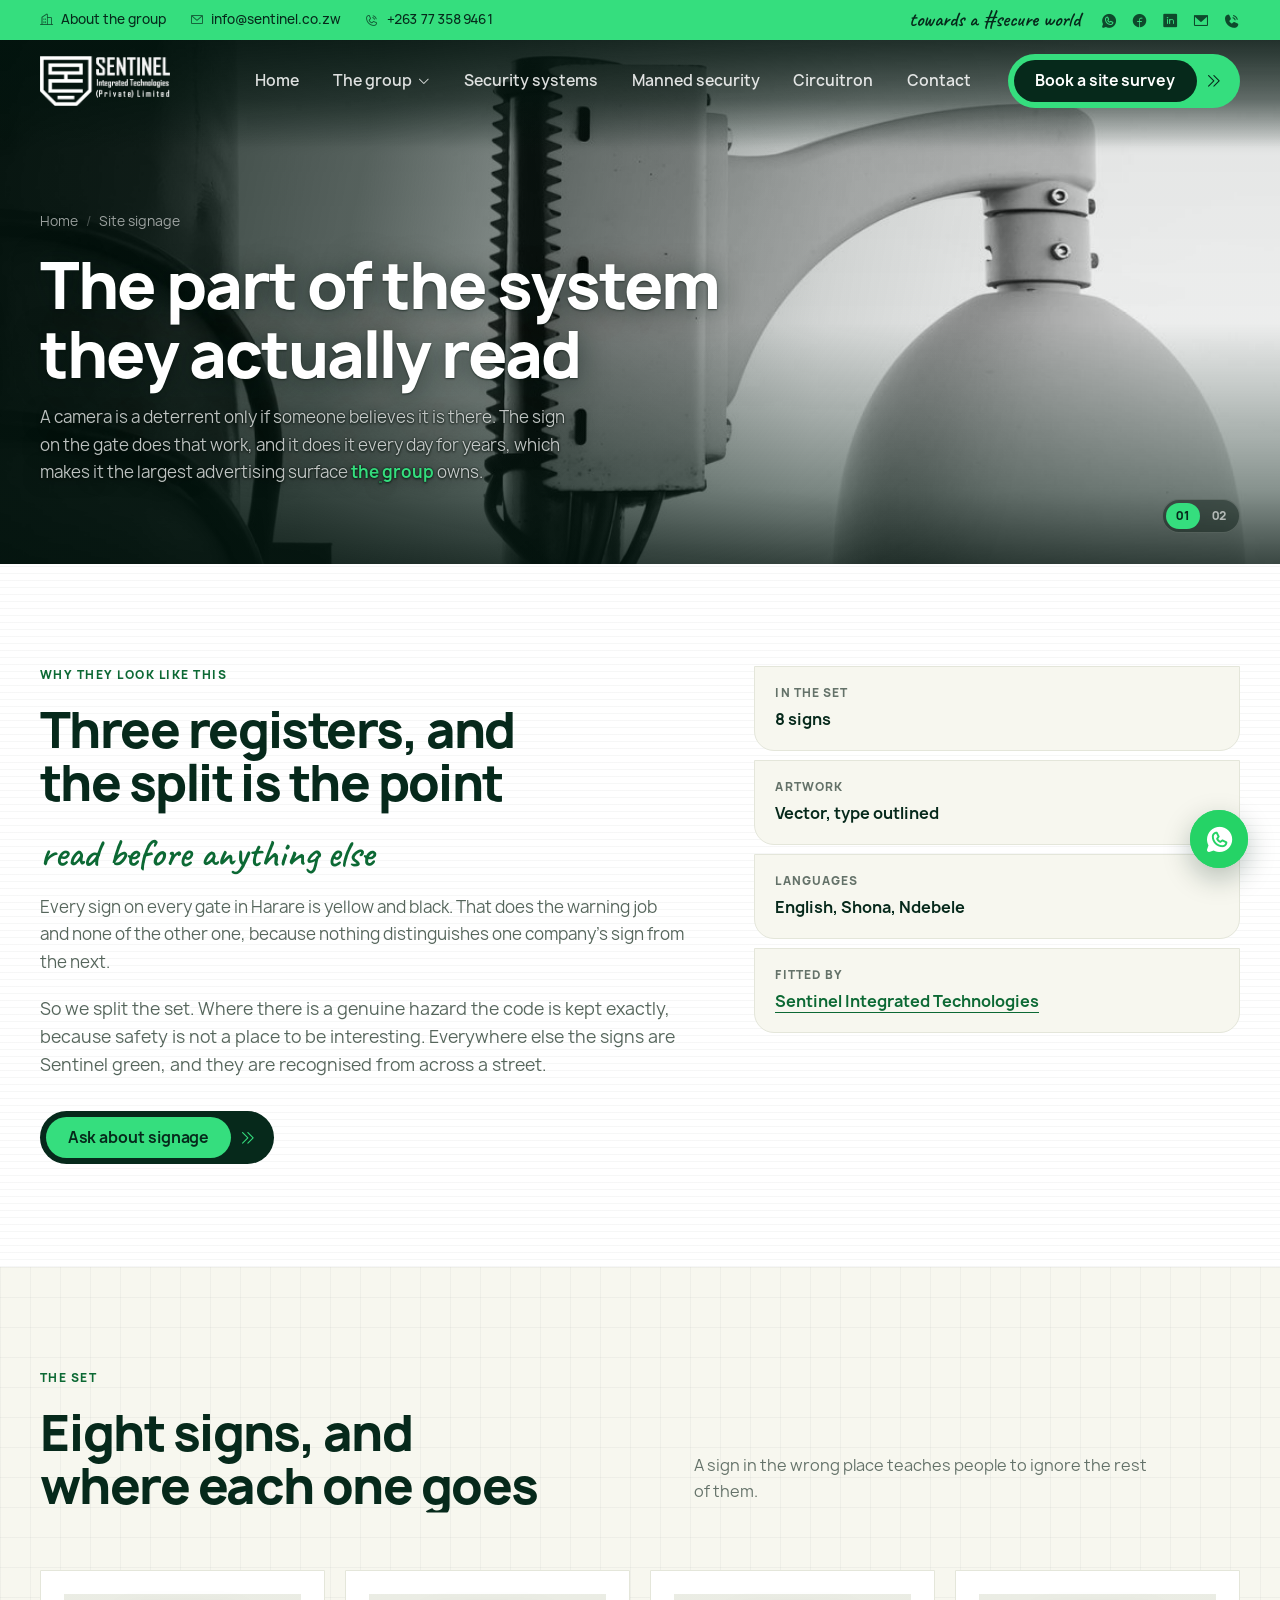
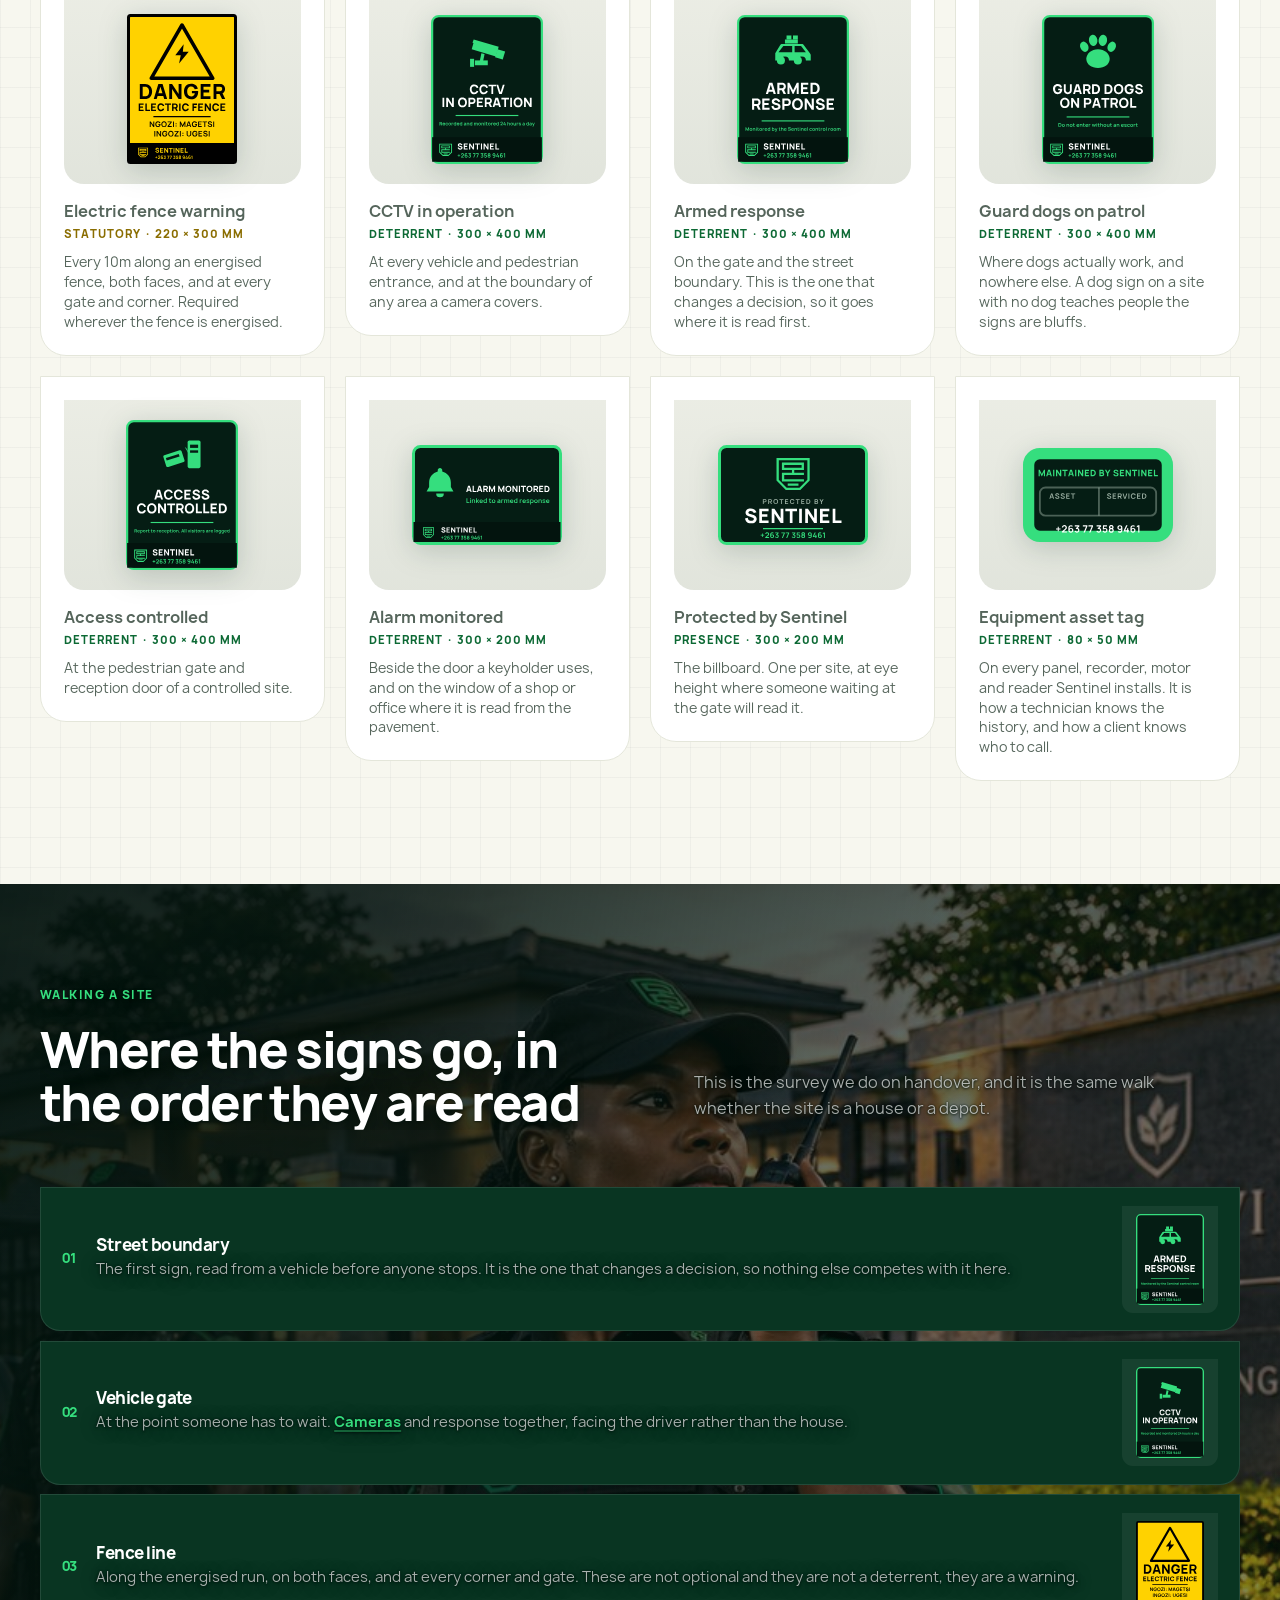
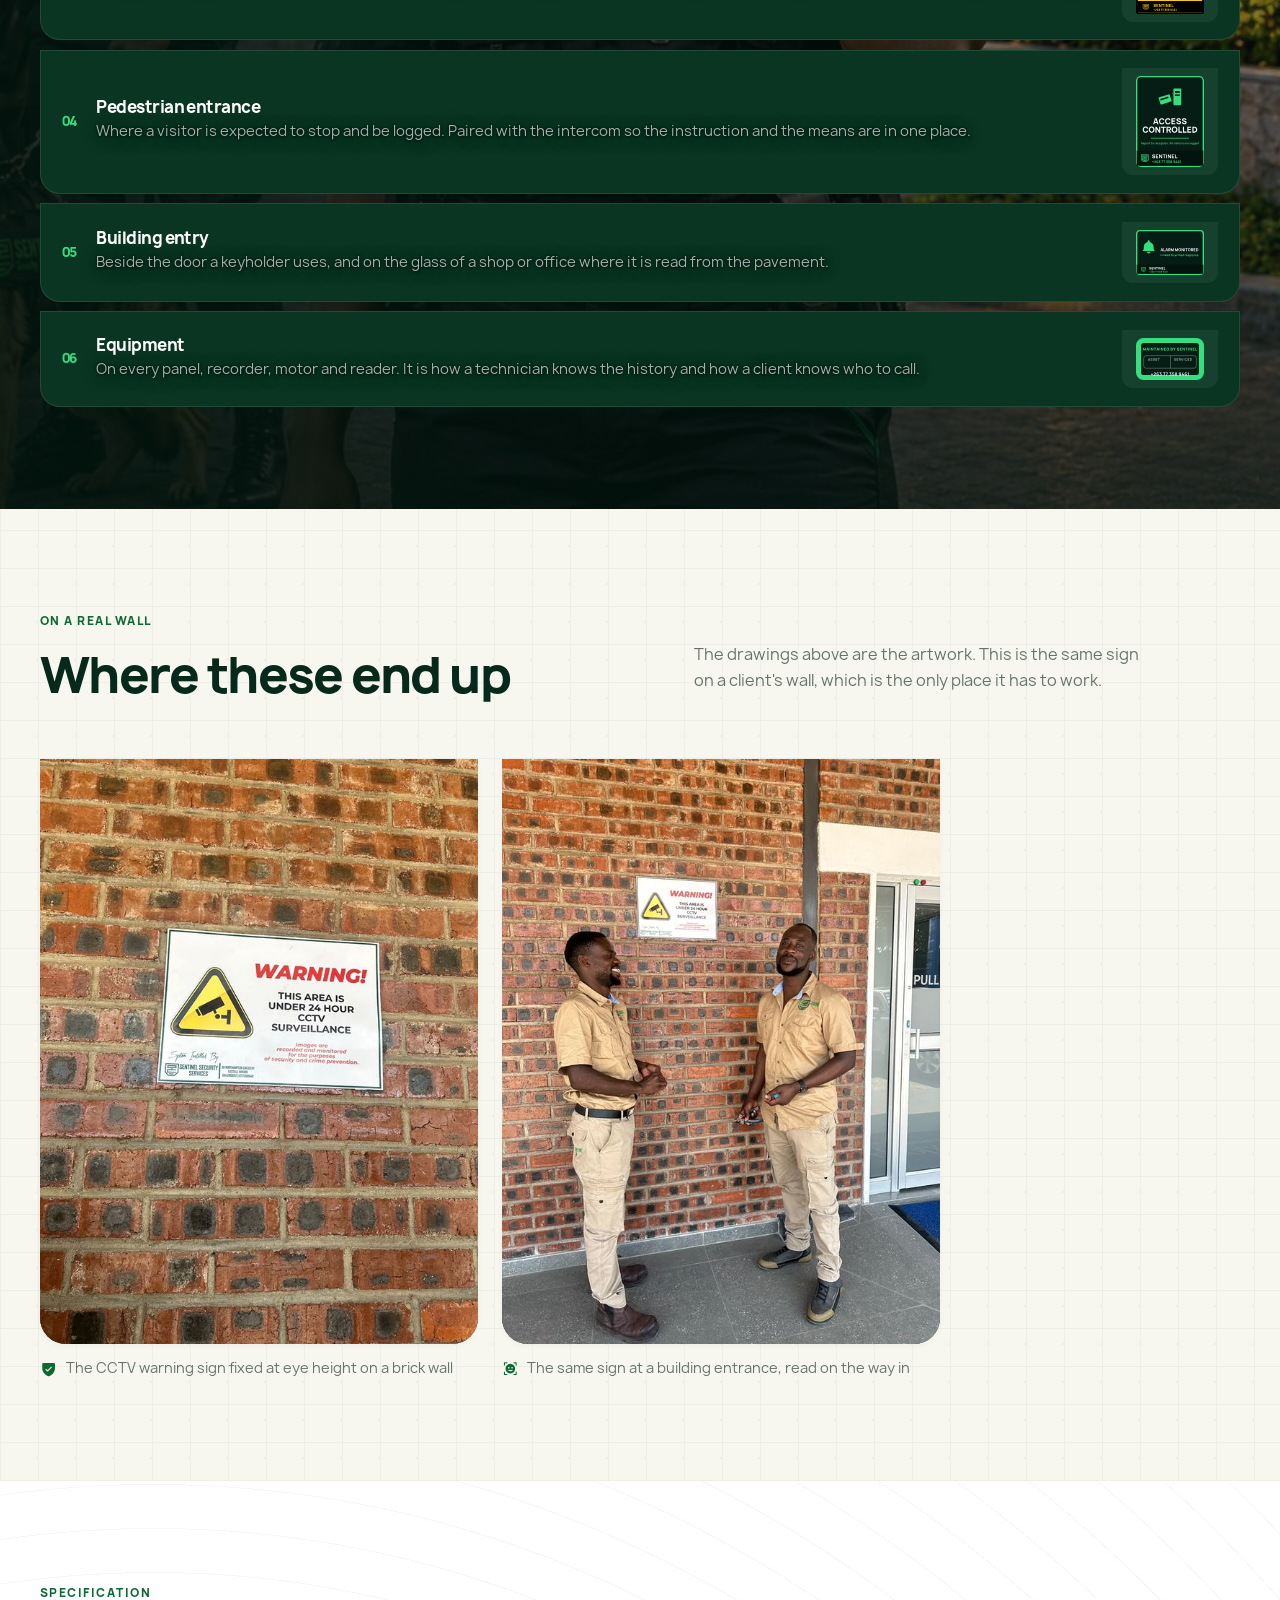
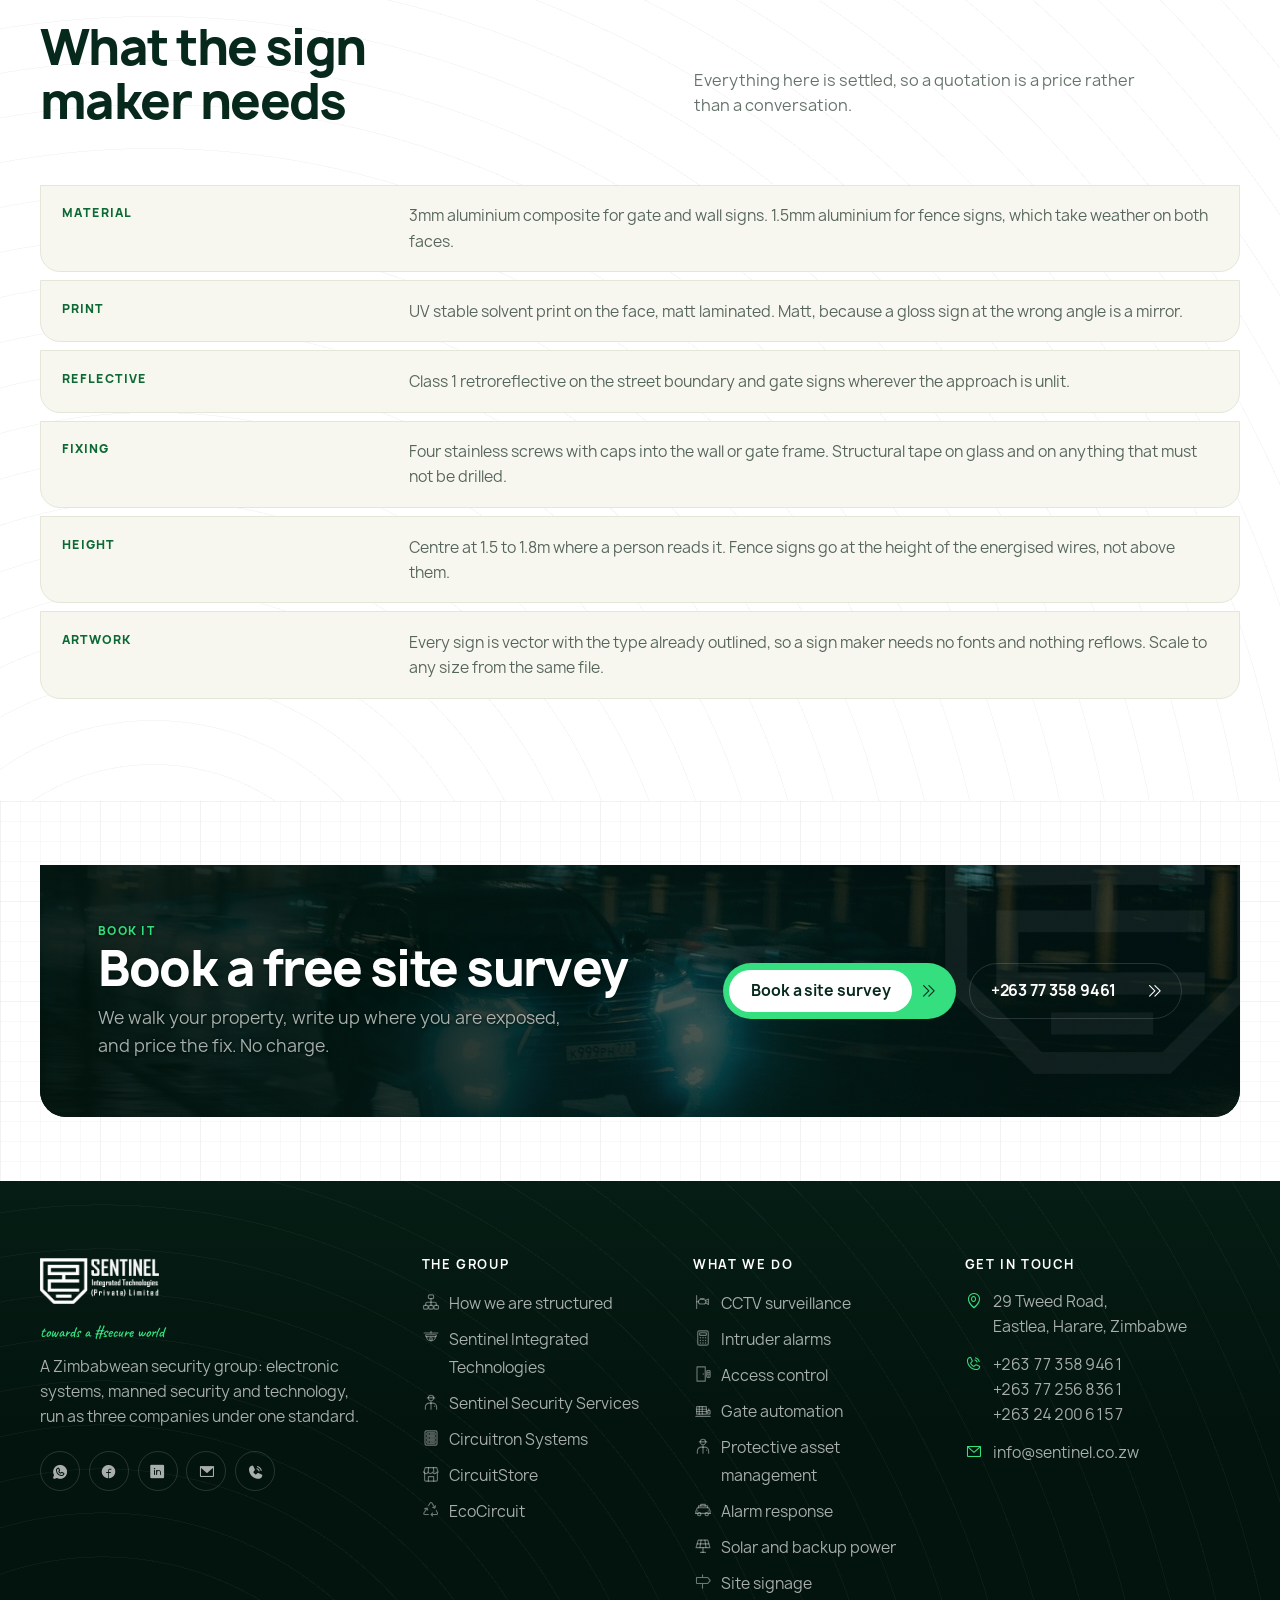
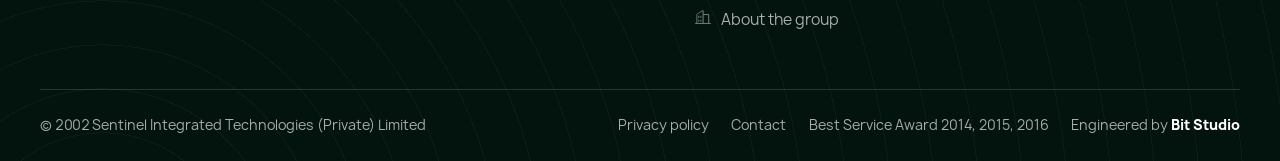
<file: signage.html>
<!DOCTYPE html>
<html lang="en-ZW">
<head>
<meta charset="UTF-8">
<meta name="viewport" content="width=device-width, initial-scale=1, viewport-fit=cover">
<title>Site signage: the signs on a Sentinel protected property | Sentinel Integrated Technologies</title>
<meta name="description" content="The Sentinel sign set: statutory electric fence warnings in three languages, CCTV, armed response, dog unit, access control and alarm signs, with the specification a sign maker can quote from.">
<meta name="theme-color" content="#06291B">
<link rel="canonical" href="https://www.sentinel.co.zw/signage.html">

<meta property="og:type" content="website">
<meta property="og:title" content="Site signage: the signs on a Sentinel protected property | Sentinel Integrated Technologies">
<meta property="og:description" content="The Sentinel sign set: statutory electric fence warnings in three languages, CCTV, armed response, dog unit, access control and alarm signs, with the specification a sign maker can quote from.">
<meta property="og:image" content="assets/img/brand/flier-1.jpg">
<meta property="og:locale" content="en_ZW">

<link rel="icon" type="image/svg+xml" href="assets/img/brand/mark.svg">
<link rel="icon" type="image/png" sizes="32x32" href="assets/img/brand/favicon-32.png">
<link rel="apple-touch-icon" href="assets/img/brand/favicon-180.png">

<link rel="preload" href="assets/fonts/manrope-400.woff2" as="font" type="font/woff2" crossorigin>
<link rel="preload" href="assets/fonts/manrope-800.woff2" as="font" type="font/woff2" crossorigin>
<link rel="preload" href="assets/fonts/marker.woff2" as="font" type="font/woff2" crossorigin>
<link rel="stylesheet" href="assets/icons/phosphor.css">
<link rel="stylesheet" href="assets/css/style.css">
<script>document.documentElement.classList.add('js');</script>
</head>
<body>
<a class="skip-link" href="#main">Skip to content</a>
<svg xmlns="http://www.w3.org/2000/svg" style="display:none"><symbol id="si-cam-dome" viewBox="0 0 24 24" fill="none" stroke="currentColor" stroke-width="1.5" stroke-linecap="round" stroke-linejoin="round"><title>Dome camera</title><path d="M2.8 5.4h18.4"/><path d="M12 5.4V3.2"/><rect x="4.8" y="7.6" width="14.4" height="2.6" rx="1.1"/><path d="M6.2 10.2a5.8 5.8 0 0 0 11.6 0"/><circle cx="12" cy="13.4" r="1.8"/></symbol><symbol id="si-cam-bullet" viewBox="0 0 24 24" fill="none" stroke="currentColor" stroke-width="1.5" stroke-linecap="round" stroke-linejoin="round"><title>Bullet camera</title><path d="M3.5 3.5v17"/><path d="M3.5 11.6h2.4"/><rect x="5.9" y="8.6" width="9.8" height="6" rx="3"/><path d="M15.7 9.8 19.3 8v7.2l-3.6-1.8"/><path d="M8.4 7.4h5"/><circle cx="17.4" cy="11.6" r="0.85" fill="currentColor" stroke="none"/></symbol><symbol id="si-nvr" viewBox="0 0 24 24" fill="none" stroke="currentColor" stroke-width="1.5" stroke-linecap="round" stroke-linejoin="round"><title>Recorder</title><rect x="2.5" y="5" width="19" height="5" rx="1.5"/><rect x="2.5" y="13" width="19" height="5" rx="1.5"/><circle cx="5.6" cy="7.5" r="0.85" fill="currentColor" stroke="none"/><circle cx="5.6" cy="15.5" r="0.85" fill="currentColor" stroke="none"/><path d="M9 7.5h9"/><path d="M9 15.5h9"/></symbol><symbol id="si-video-wall" viewBox="0 0 24 24" fill="none" stroke="currentColor" stroke-width="1.5" stroke-linecap="round" stroke-linejoin="round"><title>Monitoring wall</title><rect x="2.5" y="3.5" width="8.5" height="6.5" rx="1.2"/><rect x="13" y="3.5" width="8.5" height="6.5" rx="1.2"/><rect x="2.5" y="12" width="8.5" height="6.5" rx="1.2"/><rect x="13" y="12" width="8.5" height="6.5" rx="1.2"/><path d="M8.5 21.5h7"/><path d="M12 18.5v3"/></symbol><symbol id="si-control-room" viewBox="0 0 24 24" fill="none" stroke="currentColor" stroke-width="1.5" stroke-linecap="round" stroke-linejoin="round"><title>Control room</title><rect x="2.6" y="2.5" width="18.8" height="9.6" rx="1.5"/><path d="M5.8 5.4h5.6"/><path d="M5.8 7.4h8.8"/><path d="M5.8 9.4h5.6"/><circle cx="12" cy="15.4" r="2.4"/><path d="M6.2 21.5a5.8 5.8 0 0 1 11.6 0"/></symbol><symbol id="si-alarm-panel" viewBox="0 0 24 24" fill="none" stroke="currentColor" stroke-width="1.5" stroke-linecap="round" stroke-linejoin="round"><title>Alarm panel</title><rect x="5" y="2.5" width="14" height="19" rx="2"/><rect x="7.5" y="5" width="9" height="3.5" rx="0.8"/><circle cx="8.6" cy="11.8" r="1" fill="currentColor" stroke="none"/><circle cx="12" cy="11.8" r="1" fill="currentColor" stroke="none"/><circle cx="15.4" cy="11.8" r="1" fill="currentColor" stroke="none"/><circle cx="8.6" cy="15.2" r="1" fill="currentColor" stroke="none"/><circle cx="12" cy="15.2" r="1" fill="currentColor" stroke="none"/><circle cx="15.4" cy="15.2" r="1" fill="currentColor" stroke="none"/><circle cx="8.6" cy="18.6" r="1" fill="currentColor" stroke="none"/><circle cx="12" cy="18.6" r="1" fill="currentColor" stroke="none"/><circle cx="15.4" cy="18.6" r="1" fill="currentColor" stroke="none"/></symbol><symbol id="si-motion-sensor" viewBox="0 0 24 24" fill="none" stroke="currentColor" stroke-width="1.5" stroke-linecap="round" stroke-linejoin="round"><title>Motion sensor</title><path d="M5.6 3.8h12.8l-1.5 6.1H7.1z"/><path d="M6.3 6.9h11.4"/><path d="M9.4 12.2a3.4 3.4 0 0 0 5.2 0"/><path d="M7.3 13.9a5.9 5.9 0 0 0 9.4 0"/><path d="M5.2 15.6a8.4 8.4 0 0 0 13.6 0"/></symbol><symbol id="si-door-contact" viewBox="0 0 24 24" fill="none" stroke="currentColor" stroke-width="1.5" stroke-linecap="round" stroke-linejoin="round"><title>Door contact</title><path d="M3.5 3.5h7v17h-7z"/><path d="M13.5 3.5h7v17h-7z"/><rect x="8.2" y="9" width="2.3" height="6" rx="0.7"/><rect x="13.5" y="9" width="2.3" height="6" rx="0.7"/><path d="M11.3 10.5v3"/></symbol><symbol id="si-panic-button" viewBox="0 0 24 24" fill="none" stroke="currentColor" stroke-width="1.5" stroke-linecap="round" stroke-linejoin="round"><title>Panic button</title><circle cx="12" cy="12" r="9"/><circle cx="12" cy="12" r="4.2"/><path d="M12 2.2v2.4"/><path d="M12 19.4v2.4"/><path d="M2.2 12h2.4"/><path d="M19.4 12h2.4"/><circle cx="12" cy="12" r="1.5" fill="currentColor" stroke="none"/></symbol><symbol id="si-siren" viewBox="0 0 24 24" fill="none" stroke="currentColor" stroke-width="1.5" stroke-linecap="round" stroke-linejoin="round"><title>Siren</title><path d="M7 12.5a5 5 0 0 1 10 0v4H7z"/><path d="M5.5 19.5h13"/><path d="M7 16.5v3"/><path d="M17 16.5v3"/><path d="M12 3.2v3"/><path d="M5.6 5.6 7.7 7.7"/><path d="M18.4 5.6 16.3 7.7"/><path d="M2.8 12h2.2"/><path d="M19 12h2.2"/></symbol><symbol id="si-fire-detect" viewBox="0 0 24 24" fill="none" stroke="currentColor" stroke-width="1.5" stroke-linecap="round" stroke-linejoin="round"><title>Fire detection</title><circle cx="12" cy="12" r="9"/><circle cx="12" cy="12" r="6.1"/><path d="M12 8.1c1.7 1.6 2.6 2.9 2.6 4.2a2.6 2.6 0 0 1-5.2 0c0-.8.3-1.6 1-2.1.1.6.4 1.1.9 1.3-.3-1.1-.1-2.3.7-3.4z"/></symbol><symbol id="si-access-reader" viewBox="0 0 24 24" fill="none" stroke="currentColor" stroke-width="1.5" stroke-linecap="round" stroke-linejoin="round"><title>Access control</title><path d="M4 2.5h11v19H4z"/><circle cx="12.4" cy="12" r="0.9" fill="currentColor" stroke="none"/><rect x="17" y="7.5" width="4.5" height="9" rx="1.2"/><path d="M18.2 10h2.1"/><path d="M18.2 12.2h2.1"/><circle cx="19.25" cy="14.5" r="0.85" fill="currentColor" stroke="none"/></symbol><symbol id="si-biometric" viewBox="0 0 24 24" fill="none" stroke="currentColor" stroke-width="1.5" stroke-linecap="round" stroke-linejoin="round"><title>Biometric access</title><path d="M12 2.8c-3.4 0-6.2 2.6-6.2 5.8"/><path d="M18.2 8.6c0-3.2-2.8-5.8-6.2-5.8"/><path d="M5.8 13.6V8.6"/><path d="M18.2 8.6v3.1"/><path d="M8.9 8.6a3.1 3.1 0 0 1 6.2 0v6.2"/><path d="M8.9 8.6v8.4"/><path d="M12 8.6v9.9"/><path d="M15.1 17.8a9 9 0 0 1-.6 3"/><path d="M5.9 16.8a9 9 0 0 0 1-3.2"/><path d="M18.1 14.6a12 12 0 0 1-.9 5.4"/></symbol><symbol id="si-turnstile" viewBox="0 0 24 24" fill="none" stroke="currentColor" stroke-width="1.5" stroke-linecap="round" stroke-linejoin="round"><title>Speed gate</title><path d="M2.5 20.5h19"/><rect x="3" y="8.8" width="4.8" height="11.7" rx="1.3"/><rect x="16.2" y="8.8" width="4.8" height="11.7" rx="1.3"/><path d="M7.8 12h3.1"/><path d="M13.1 12h3.1"/><path d="M12 3.4v5.4"/><path d="M9.6 5.8 12 3.4l2.4 2.4"/><circle cx="5.4" cy="15.6" r="0.9" fill="currentColor" stroke="none"/><circle cx="18.6" cy="15.6" r="0.9" fill="currentColor" stroke="none"/></symbol><symbol id="si-intercom" viewBox="0 0 24 24" fill="none" stroke="currentColor" stroke-width="1.5" stroke-linecap="round" stroke-linejoin="round"><title>Video intercom</title><rect x="5.5" y="2.5" width="13" height="19" rx="2"/><rect x="8" y="5" width="8" height="5.5" rx="1"/><circle cx="12" cy="7.75" r="1.15" fill="currentColor" stroke="none"/><path d="M9 13.5h6"/><circle cx="12" cy="17.8" r="2"/><circle cx="12" cy="17.8" r="0.8" fill="currentColor" stroke="none"/></symbol><symbol id="si-gate-motor" viewBox="0 0 24 24" fill="none" stroke="currentColor" stroke-width="1.5" stroke-linecap="round" stroke-linejoin="round"><title>Gate automation</title><path d="M2.5 20.5h19"/><path d="M3.5 7.5h13v10h-13z"/><path d="M3.5 11h13"/><path d="M3.5 14h13"/><path d="M7 7.5v10"/><path d="M11 7.5v10"/><rect x="18" y="12.5" width="3.5" height="5" rx="1"/><path d="M19.75 12.5v-2"/><circle cx="19.75" cy="15" r="0.85" fill="currentColor" stroke="none"/></symbol><symbol id="si-boom-gate" viewBox="0 0 24 24" fill="none" stroke="currentColor" stroke-width="1.5" stroke-linecap="round" stroke-linejoin="round"><title>Boom barrier</title><path d="M2.5 20.5h19"/><rect x="3" y="11" width="4" height="9.5" rx="1.2"/><path d="M7.5 9 21 5.2"/><path d="M9.9 8.3l.6 2.1"/><path d="M13.5 7.3l.6 2.1"/><path d="M17.1 6.3l.6 2.1"/><circle cx="5" cy="14.5" r="0.9" fill="currentColor" stroke="none"/></symbol><symbol id="si-electric-fence" viewBox="0 0 24 24" fill="none" stroke="currentColor" stroke-width="1.5" stroke-linecap="round" stroke-linejoin="round"><title>Electric fencing</title><path d="M4 3.5v17"/><path d="M20 3.5v17"/><path d="M4 6.2h16"/><path d="M4 11h3.8"/><path d="M16.2 11H20"/><path d="M4 15.8h16"/><path d="M4 20h16"/><path d="M13.6 6.6 9.6 12.4h3.4l-2.6 5.8"/></symbol><symbol id="si-perimeter" viewBox="0 0 24 24" fill="none" stroke="currentColor" stroke-width="1.5" stroke-linecap="round" stroke-linejoin="round"><title>Perimeter protection</title><path d="M12 2.5 3.5 6v6c0 4.4 3.6 7.8 8.5 9.5 4.9-1.7 8.5-5.1 8.5-9.5V6z"/><path d="M12 6.3 7 8.4v3.4c0 2.5 2.1 4.6 5 5.7 2.9-1.1 5-3.2 5-5.7V8.4z"/><circle cx="12" cy="11.6" r="1.5" fill="currentColor" stroke="none"/></symbol><symbol id="si-guard" viewBox="0 0 24 24" fill="none" stroke="currentColor" stroke-width="1.5" stroke-linecap="round" stroke-linejoin="round"><title>Manned security</title><path d="M7 6.5h10"/><path d="M8.5 6.5a3.5 3.5 0 0 1 7 0"/><path d="M8.8 8.2a3.4 3.4 0 0 0 6.4 0"/><path d="M12 11.6v2"/><path d="M4.5 21.5v-2.8A5.2 5.2 0 0 1 9.7 13.5h4.6a5.2 5.2 0 0 1 5.2 5.2v2.8"/><path d="M12 13.9v7.6"/><circle cx="16.8" cy="17.5" r="0.9" fill="currentColor" stroke="none"/></symbol><symbol id="si-k9" viewBox="0 0 24 24" fill="none" stroke="currentColor" stroke-width="1.5" stroke-linecap="round" stroke-linejoin="round"><title>K9 unit</title><path d="M7.6 6.6 5.2 3.2 4.1 7.6"/><path d="M16.4 6.6 18.8 3.2l1.1 4.4"/><path d="M5.8 11a6.2 6.2 0 0 1 12.4 0v1.6a6.2 6.2 0 0 1-12.4 0z"/><circle cx="9.5" cy="10.2" r="1" fill="currentColor" stroke="none"/><circle cx="14.5" cy="10.2" r="1" fill="currentColor" stroke="none"/><path d="M10.7 14.2h2.6L12 15.9z"/><path d="M12 15.9v1.5"/></symbol><symbol id="si-patrol" viewBox="0 0 24 24" fill="none" stroke="currentColor" stroke-width="1.5" stroke-linecap="round" stroke-linejoin="round"><title>Response patrol</title><path d="M2.5 16.5v-3l2-4.5h15l2 4.5v3"/><path d="M2.5 16.5h19"/><path d="M6 9V6.5h12V9"/><path d="M9 6.5V4.5h6v2"/><circle cx="7" cy="17.5" r="2.2"/><circle cx="17" cy="17.5" r="2.2"/><circle cx="5" cy="13.2" r="0.85" fill="currentColor" stroke="none"/><circle cx="19" cy="13.2" r="0.85" fill="currentColor" stroke="none"/></symbol><symbol id="si-radio" viewBox="0 0 24 24" fill="none" stroke="currentColor" stroke-width="1.5" stroke-linecap="round" stroke-linejoin="round"><title>Two way radio</title><rect x="7" y="6.5" width="10" height="15" rx="2"/><path d="M14.5 6.5V3.2"/><rect x="9.3" y="9" width="5.4" height="3.2" rx="0.8"/><circle cx="10" cy="15" r="0.9" fill="currentColor" stroke="none"/><circle cx="12" cy="15" r="0.9" fill="currentColor" stroke="none"/><circle cx="14" cy="15" r="0.9" fill="currentColor" stroke="none"/><circle cx="10" cy="17.6" r="0.9" fill="currentColor" stroke="none"/><circle cx="12" cy="17.6" r="0.9" fill="currentColor" stroke="none"/><circle cx="14" cy="17.6" r="0.9" fill="currentColor" stroke="none"/><path d="M17.6 2.4a5.5 5.5 0 0 1 3.9 3.9"/><path d="M17.2 5.3a2.7 2.7 0 0 1 1.5 1.5"/></symbol><symbol id="si-investigate" viewBox="0 0 24 24" fill="none" stroke="currentColor" stroke-width="1.5" stroke-linecap="round" stroke-linejoin="round"><title>Investigations</title><path d="M5 2.5h9l4.5 4.5v6"/><path d="M5 2.5v19h5"/><path d="M13.5 2.5V7h5"/><path d="M7.8 7.5h3.4"/><path d="M7.8 11h5.2"/><circle cx="15.4" cy="15.4" r="4"/><path d="M18.4 18.4 21.5 21.5"/></symbol><symbol id="si-network-rack" viewBox="0 0 24 24" fill="none" stroke="currentColor" stroke-width="1.5" stroke-linecap="round" stroke-linejoin="round"><title>Network rack</title><rect x="4" y="2.5" width="16" height="19" rx="1.8"/><rect x="6.5" y="5" width="11" height="3.4" rx="0.8"/><rect x="6.5" y="10.3" width="11" height="3.4" rx="0.8"/><rect x="6.5" y="15.6" width="11" height="3.4" rx="0.8"/><circle cx="8.6" cy="6.7" r="0.75" fill="currentColor" stroke="none"/><circle cx="8.6" cy="12" r="0.75" fill="currentColor" stroke="none"/><circle cx="8.6" cy="17.3" r="0.75" fill="currentColor" stroke="none"/><path d="M11 6.7h4.4"/><path d="M11 12h4.4"/><path d="M11 17.3h4.4"/></symbol><symbol id="si-cabling" viewBox="0 0 24 24" fill="none" stroke="currentColor" stroke-width="1.5" stroke-linecap="round" stroke-linejoin="round"><title>Structured cabling</title><rect x="4.6" y="2.8" width="14.8" height="5.2" rx="1.4"/><path d="M7.2 5.6v1.2"/><path d="M9.6 5.6v1.2"/><path d="M12 5.6v1.2"/><path d="M14.4 5.6v1.2"/><path d="M16.8 5.6v1.2"/><path d="M12 8v3.4"/><path d="M12 11.4H5.4a1.6 1.6 0 0 0-1.6 1.6v1.9"/><path d="M12 11.4h6.6a1.6 1.6 0 0 1 1.6 1.6v1.9"/><path d="M12 11.4v3.5"/><circle cx="3.8" cy="16.6" r="1.6" fill="currentColor" stroke="none"/><circle cx="12" cy="16.6" r="1.6" fill="currentColor" stroke="none"/><circle cx="20.2" cy="16.6" r="1.6" fill="currentColor" stroke="none"/><path d="M1.8 21.2h4"/><path d="M10 21.2h4"/><path d="M18.2 21.2h4"/></symbol><symbol id="si-dish" viewBox="0 0 24 24" fill="none" stroke="currentColor" stroke-width="1.5" stroke-linecap="round" stroke-linejoin="round"><title>Satellite link</title><ellipse cx="10.4" cy="8.8" rx="7.6" ry="5.6" transform="rotate(-28 10.4 8.8)"/><path d="M10.4 8.8 16.4 4.2"/><circle cx="17.5" cy="3.4" r="1.5"/><path d="M11.9 13.8 13 20.5"/><path d="M9.4 20.5h7"/></symbol><symbol id="si-smart-home" viewBox="0 0 24 24" fill="none" stroke="currentColor" stroke-width="1.5" stroke-linecap="round" stroke-linejoin="round"><title>Smart technology</title><path d="M3.5 10.5 12 3.5l8.5 7"/><path d="M5.6 12.4v8.1h12.8v-8.1"/><path d="M9.6 16.5a3.4 3.4 0 0 1 4.8 0"/><path d="M7.3 14.1a6.7 6.7 0 0 1 9.4 0"/><circle cx="12" cy="18.8" r="1" fill="currentColor" stroke="none"/></symbol><symbol id="si-smart-switch" viewBox="0 0 24 24" fill="none" stroke="currentColor" stroke-width="1.5" stroke-linecap="round" stroke-linejoin="round"><title>Smart switch</title><rect x="3.5" y="5" width="17" height="14" rx="2"/><rect x="7" y="8" width="10" height="8" rx="1.4"/><path d="M7 12h10"/><circle cx="12" cy="10" r="0.9" fill="currentColor" stroke="none"/></symbol><symbol id="si-inverter" viewBox="0 0 24 24" fill="none" stroke="currentColor" stroke-width="1.5" stroke-linecap="round" stroke-linejoin="round"><title>Backup power</title><rect x="2.5" y="5.5" width="19" height="13" rx="2"/><path d="M12 5.5v13"/><path d="M8.6 9.2 6 12.6h3l-1.4 2.9"/><path d="M15 11h4.2"/><path d="M15 14.2h4.2"/><path d="M6 20.5h3"/><path d="M15 20.5h3"/></symbol><symbol id="si-solar" viewBox="0 0 24 24" fill="none" stroke="currentColor" stroke-width="1.5" stroke-linecap="round" stroke-linejoin="round"><title>Solar</title><path d="M2.8 14.2 5.6 4.2h12.8l2.8 10z"/><path d="M4.2 9.2h15.6"/><path d="M9.4 4.2 8 14.2"/><path d="M14.6 4.2l1.4 10"/><path d="M12 14.2v6.3"/><path d="M8.8 20.5h6.4"/></symbol><symbol id="si-e-waste" viewBox="0 0 24 24" fill="none" stroke="currentColor" stroke-width="1.5" stroke-linecap="round" stroke-linejoin="round"><title>Electronic waste</title><rect x="9.3" y="9.3" width="5.4" height="5.4" rx="1"/><path d="M9.3 11H7.7"/><path d="M9.3 13H7.7"/><path d="M14.7 11h1.6"/><path d="M14.7 13h1.6"/><path d="M4.6 15a8.2 8.2 0 0 1 2.3-10"/><path d="M6.9 5 6.4 8.1"/><path d="M6.9 5 9.9 5.8"/><path d="M19.4 9a8.2 8.2 0 0 1-2.3 10"/><path d="M17.1 19l.5-3.1"/><path d="M17.1 19 14.1 18.2"/></symbol><symbol id="si-storefront" viewBox="0 0 24 24" fill="none" stroke="currentColor" stroke-width="1.5" stroke-linecap="round" stroke-linejoin="round"><title>Retail</title><path d="M3.5 9.5V20a1.5 1.5 0 0 0 1.5 1.5h14a1.5 1.5 0 0 0 1.5-1.5V9.5"/><path d="M2.5 9.5 4.3 3.5h15.4l1.8 6"/><path d="M8.8 3.5 8.2 9.5"/><path d="M15.2 3.5l.6 6"/><path d="M2.5 9.5a3 3 0 0 0 5.7 0 3 3 0 0 0 5.6 0 3 3 0 0 0 5.7 0"/><path d="M8.5 21.5v-6h7v6"/></symbol><symbol id="si-cart" viewBox="0 0 24 24" fill="none" stroke="currentColor" stroke-width="1.5" stroke-linecap="round" stroke-linejoin="round"><title>Online store</title><path d="M2.5 3.5h2.8l2.6 11.4h10l2.1-8.2H6.3"/><circle cx="9.4" cy="19.2" r="1.8"/><circle cx="17.2" cy="19.2" r="1.8"/><path d="M13 8.5v3.6"/><path d="M11.2 10.3h3.6"/></symbol><symbol id="si-group-tree" viewBox="0 0 24 24" fill="none" stroke="currentColor" stroke-width="1.5" stroke-linecap="round" stroke-linejoin="round"><title>Group structure</title><rect x="8.5" y="2.5" width="7" height="5" rx="1.4"/><rect x="2" y="16.5" width="6" height="5" rx="1.4"/><rect x="9" y="16.5" width="6" height="5" rx="1.4"/><rect x="16" y="16.5" width="6" height="5" rx="1.4"/><path d="M12 7.5v4.6"/><path d="M5 16.5v-2.2a2 2 0 0 1 2-2h10a2 2 0 0 1 2 2v2.2"/><path d="M12 12.1v4.4"/></symbol></svg>


<!-- ===== Utility bar ===== -->
<div class="topbar">
  <div class="container topbar__inner">
    <ul class="topbar__list">
      <li><i class="ph ph-buildings i-xs" aria-hidden="true"></i> <a href="about.html">About the group</a></li>
      <li><i class="ph ph-envelope-simple i-xs" aria-hidden="true"></i> <a href="mailto:info@sentinel.co.zw">info@sentinel.co.zw</a></li>
      <li><i class="ph ph-phone-call i-xs" aria-hidden="true"></i> <a href="tel:+263773589461" class="num">+263 77 358 9461</a></li>
    </ul>
    <div class="topbar__social">
      <span class="script">towards a #secure world</span>
      <a href="https://wa.me/263773589461" aria-label="Message Sentinel on WhatsApp" rel="noopener"><i class="ph-fill ph-whatsapp-logo i-sm" aria-hidden="true"></i></a>
      <a href="https://www.facebook.com/profile.php?id=61594591624503" aria-label="Sentinel on Facebook" target="_blank" rel="noopener"><i class="ph-fill ph-facebook-logo i-sm" aria-hidden="true"></i></a>
      <a href="https://www.linkedin.com/company/sentinelzw/" aria-label="Sentinel on LinkedIn" target="_blank" rel="noopener"><i class="ph-fill ph-linkedin-logo i-sm" aria-hidden="true"></i></a>
      <a class="topbar__hide-sm" href="mailto:info@sentinel.co.zw" aria-label="Email Sentinel"><i class="ph-fill ph-envelope-simple i-sm" aria-hidden="true"></i></a>
      <a class="topbar__hide-sm" href="tel:+263773589461" aria-label="Call Sentinel"><i class="ph-fill ph-phone-call i-sm" aria-hidden="true"></i></a>
    </div>
  </div>
</div>

<!-- ===== Header ===== -->
<header class="header">
  <div class="container header__inner">
    <a class="brand" href="index.html" aria-label="Sentinel Integrated Technologies, home">
      <img class="brand__light" src="assets/img/brand/sit-lockup-white.png" alt="Sentinel Integrated Technologies" width="555" height="214">
      <img class="brand__dark" src="assets/img/brand/sit-lockup.png" alt="" aria-hidden="true" width="555" height="214">
    </a>

    <nav class="nav" aria-label="Primary">
      <ul class="nav__list">
        <li><a class="nav__link" href="index.html">Home</a></li>
        <li class="nav__has-mega"><a class="nav__link" href="group.html" aria-expanded="false" aria-controls="mega" data-mega>The group <i class="ph ph-caret-down i-xs" aria-hidden="true"></i></a></li>
        <li><a class="nav__link" href="services.html">Security systems</a></li>
        <li><a class="nav__link" href="security-services.html">Manned security</a></li>
        <li><a class="nav__link" href="circuitron.html">Circuitron</a></li>
        <li><a class="nav__link" href="contact.html">Contact</a></li>
      </ul>
      <div class="mega" id="mega" hidden>
        <div class="container mega__inner">
          <a class="mega__parent" href="group.html">
            <span class="mega__mark"><svg class="si i-lg" aria-hidden="true" focusable="false"><use href="#si-group-tree"/></svg></span>
            <span>
              <strong>Sentinel, the group</strong>
              <small>One holding company, three operating businesses, one standard of work.</small>
            </span>
            <span class="mega__go">See the structure <i class="ph ph-caret-double-right i-xs" aria-hidden="true"></i></span>
          </a>
          <div class="mega__grid">
        <a class="mega__card" href="services.html">
          <span class="mega__logo"><img class="clogo" src="assets/img/brand/sit-lockup.png" alt="Sentinel Integrated Technologies" style="height:34px;width:88px" loading="lazy" width="555" height="214"></span>
          <small>Electronic security technology</small>
          <span class="mega__chips"><i>CCTV</i><i>Alarms</i><i>Access control</i><i>Fire</i></span>
          
        </a>
        <a class="mega__card" href="security-services.html">
          <span class="mega__logo"><img class="clogo" src="assets/img/brand/sentinel-security-services.svg" alt="Sentinel Security Services" width="102" height="34" style="height:34px;width:102px" loading="lazy"></span>
          <small>Security operations</small>
          <span class="mega__chips"><i>Manned security</i><i>Dog units</i><i>Response</i><i>Investigations</i></span>
          
        </a>
        <a class="mega__card" href="circuitron.html">
          <span class="mega__logo"><img class="clogo" src="assets/img/brand/circuitron-logo.png" alt="Circuitron Systems" style="height:34px;width:107px" loading="lazy" width="531" height="169"></span>
          <small>Technology and systems</small>
          <span class="mega__chips"><i>Communications</i><i>Automation</i><i>Electronics</i><i>Retail</i></span>
          <span class="mega__units"><a href="circuitron.html#circuitstore">CircuitStore</a> <a href="circuitron.html#ecocircuit">EcoCircuit</a></span>
        </a>
          </div>
        </div>
      </div>
    </nav>

    <div class="header__cta"><a class="pbtn" href="contact.html"><span class="pbtn__label"><span class="lbl-full">Book a site survey</span><span class="lbl-brief">Free survey</span></span><span class="pbtn__chev"><i class="ph ph-caret-double-right i-sm" aria-hidden="true"></i></span></a></div>

    <button class="nav-toggle" type="button" aria-expanded="false" aria-controls="drawer" aria-label="Open menu">
      <span></span><span></span><span></span>
    </button>
  </div>
</header>

<div class="drawer" id="drawer">
  <div class="drawer__top">
    <a class="drawer__brand" href="index.html" aria-label="Sentinel Integrated Technologies home">
      <img src="assets/img/brand/sit-lockup-white.png" alt="" width="555" height="214">
    </a>
    <button class="drawer__close" type="button" data-drawer-close aria-label="Close menu">
      <svg viewBox="0 0 24 24" aria-hidden="true" focusable="false">
        <path d="M6 6 18 18M18 6 6 18"/>
      </svg>
    </button>
  </div>
  <nav class="drawer__list" aria-label="Mobile">
    <a href="index.html">Home <span class="num">01</span></a>
    <a href="group.html">The group <span class="num">02</span></a>
    <a href="services.html">Security systems <span class="num">03</span></a>
    <a href="security-services.html">Manned security <span class="num">04</span></a>
    <a href="circuitron.html">Circuitron <span class="num">05</span></a>
    <a href="contact.html">Contact <span class="num">06</span></a>
    <a href="about.html">About <span class="num">07</span></a>
  </nav>
  <div class="drawer__foot">
    <a href="tel:+263773589461" class="num">+263 77 358 9461</a>
    <a href="mailto:info@sentinel.co.zw">info@sentinel.co.zw</a>
    <p>29 Tweed Road, Eastlea, Harare</p>
    <a class="pbtn pbtn--block" href="contact.html"><span class="pbtn__label">Book a site survey</span><span class="pbtn__chev"><i class="ph ph-caret-double-right i-sm" aria-hidden="true"></i></span></a>
  </div>
</div>

<main id="main">

  <section class="phero">
    <div class="phero__media" data-phero>
      <div class="phero__slide is-active"><img src="assets/img/photos/sys-cctv-1200.jpg" srcset="assets/img/photos/sys-cctv-640.jpg 640w, assets/img/photos/sys-cctv-1200.jpg 1200w" sizes="70vw" alt="A dome camera mounted on a wall" data-focus="47 21 85 63" fetchpriority="high" width="1200" height="900"></div>
      <div class="phero__slide"><img src="assets/img/photos/sys-gates-1200.jpg" srcset="assets/img/photos/sys-gates-640.jpg 640w, assets/img/photos/sys-gates-1200.jpg 1200w" sizes="70vw" alt="An automated gate on a commercial entrance" data-focus="41 43 77 81" loading="lazy" width="1200" height="900"></div>
    </div>
    <div class="phero__scrim"></div>
    <div class="pswitch" role="group" aria-label="Hero picture">
      <button class="pswitch__seg is-active" type="button" aria-pressed="true" aria-label="Show picture 1 of 2" data-phero-go="0"><span class="num">01</span></button>
      <button class="pswitch__seg" type="button" aria-pressed="false" aria-label="Show picture 2 of 2" data-phero-go="1"><span class="num">02</span></button>
    </div>
    <div class="container" data-obstacle>
      <nav class="crumb" aria-label="Breadcrumb"><a href="index.html">Home</a> <i class="sep">/</i> <span>Site signage</span></nav>
      <h1 class="h-1">The part of the system they actually read</h1>
      <p class="lead" data-stream>A camera is a deterrent only if someone believes it is there. The sign on the gate does that work, and it does it every day for years, which makes it the largest advertising surface <a class="clink" href="group.html">the group</a> owns.</p>
    </div>
  </section>

  <section class="section section--white pat pat-scan">
    <div class="container split split--narrow">
      <div data-reveal>
        <p class="overline">Why they look like this</p>
        <h2 class="h-2">Three registers, and the split is the point</h2>
        <p class="script script--lg">read before anything else</p>
        <p class="lead" data-stream>
          Every sign on every gate in Harare is yellow and black. That does the warning job and none of the other one, because nothing distinguishes one company&#8217;s sign from the next.
        </p>
        <p>
          So we split the set. Where there is a genuine hazard the code is kept
          exactly, because safety is not a place to be interesting. Everywhere
          else the signs are Sentinel green, and they are recognised from across
          a street.
        </p>
        <div style="margin-top:2rem"><a class="pbtn pbtn--dark" href="contact.html"><span class="pbtn__label">Ask about signage</span><span class="pbtn__chev"><i class="ph ph-caret-double-right i-sm" aria-hidden="true"></i></span></a></div>
      </div>
      <div class="cfacts" data-reveal>
        <div class="cfact"><dt>In the set</dt><dd>8 signs</dd></div>
        <div class="cfact"><dt>Artwork</dt><dd>Vector, type outlined</dd></div>
        <div class="cfact"><dt>Languages</dt><dd>English, Shona, Ndebele</dd></div>
        <div class="cfact"><dt>Fitted by</dt><dd><a href="services.html">Sentinel Integrated Technologies</a></dd></div>
      </div>
    </div>
  </section>

  <section class="section section--cream pat pat-grid">
    <div class="container">
      <div class="shead shead--wide" data-reveal>
        <div>
          <p class="overline">The set</p>
          <h2 class="h-2 shead__title" data-reveal data-anim="wipe">Eight signs, and where each one goes</h2>
        </div>
        <div class="shead__aside" data-stream>A sign in the wrong place teaches people to ignore the rest of them.</div>
      </div>

      <div class="signgrid" data-anim="deal">
        <figure class="signcard signcard--statutory" data-reveal>
          <div class="signcard__plate">
            <img src="assets/signs/electric-fence.svg" alt="Electric fence warning sign"
                 width="220" height="300" style="width:110px" loading="lazy">
          </div>
          <figcaption>
            <strong><a class="stretch" href="contact.html">Electric fence warning</a></strong>
            <span class="signcard__meta">statutory &middot; 220 &times; 300 mm</span>
            <small>Every 10m along an energised fence, both faces, and at every gate and corner. Required wherever the fence is energised.</small>
          </figcaption>
        </figure>
        <figure class="signcard signcard--deterrent" data-reveal>
          <div class="signcard__plate">
            <img src="assets/signs/cctv.svg" alt="CCTV in operation sign"
                 width="300" height="400" style="width:112px" loading="lazy">
          </div>
          <figcaption>
            <strong><a class="stretch" href="contact.html">CCTV in operation</a></strong>
            <span class="signcard__meta">deterrent &middot; 300 &times; 400 mm</span>
            <small>At every vehicle and pedestrian entrance, and at the boundary of any area a camera covers.</small>
          </figcaption>
        </figure>
        <figure class="signcard signcard--deterrent" data-reveal>
          <div class="signcard__plate">
            <img src="assets/signs/armed-response.svg" alt="Armed response sign"
                 width="300" height="400" style="width:112px" loading="lazy">
          </div>
          <figcaption>
            <strong><a class="stretch" href="contact.html">Armed response</a></strong>
            <span class="signcard__meta">deterrent &middot; 300 &times; 400 mm</span>
            <small>On the gate and the street boundary. This is the one that changes a decision, so it goes where it is read first.</small>
          </figcaption>
        </figure>
        <figure class="signcard signcard--deterrent" data-reveal>
          <div class="signcard__plate">
            <img src="assets/signs/guard-dogs.svg" alt="Guard dogs on patrol sign"
                 width="300" height="400" style="width:112px" loading="lazy">
          </div>
          <figcaption>
            <strong><a class="stretch" href="contact.html">Guard dogs on patrol</a></strong>
            <span class="signcard__meta">deterrent &middot; 300 &times; 400 mm</span>
            <small>Where dogs actually work, and nowhere else. A dog sign on a site with no dog teaches people the signs are bluffs.</small>
          </figcaption>
        </figure>
        <figure class="signcard signcard--deterrent" data-reveal>
          <div class="signcard__plate">
            <img src="assets/signs/access-control.svg" alt="Access controlled sign"
                 width="300" height="400" style="width:112px" loading="lazy">
          </div>
          <figcaption>
            <strong><a class="stretch" href="contact.html">Access controlled</a></strong>
            <span class="signcard__meta">deterrent &middot; 300 &times; 400 mm</span>
            <small>At the pedestrian gate and reception door of a controlled site.</small>
          </figcaption>
        </figure>
        <figure class="signcard signcard--deterrent" data-reveal>
          <div class="signcard__plate">
            <img src="assets/signs/alarm-monitored.svg" alt="Alarm monitored sign"
                 width="300" height="200" style="width:150px" loading="lazy">
          </div>
          <figcaption>
            <strong><a class="stretch" href="contact.html">Alarm monitored</a></strong>
            <span class="signcard__meta">deterrent &middot; 300 &times; 200 mm</span>
            <small>Beside the door a keyholder uses, and on the window of a shop or office where it is read from the pavement.</small>
          </figcaption>
        </figure>
        <figure class="signcard signcard--presence" data-reveal>
          <div class="signcard__plate">
            <img src="assets/signs/protected-by.svg" alt="Protected by Sentinel sign"
                 width="300" height="200" style="width:150px" loading="lazy">
          </div>
          <figcaption>
            <strong><a class="stretch" href="contact.html">Protected by Sentinel</a></strong>
            <span class="signcard__meta">presence &middot; 300 &times; 200 mm</span>
            <small>The billboard. One per site, at eye height where someone waiting at the gate will read it.</small>
          </figcaption>
        </figure>
        <figure class="signcard signcard--deterrent" data-reveal>
          <div class="signcard__plate">
            <img src="assets/signs/asset-tag.svg" alt="Equipment asset tag sign"
                 width="80" height="50" style="width:150px" loading="lazy">
          </div>
          <figcaption>
            <strong><a class="stretch" href="contact.html">Equipment asset tag</a></strong>
            <span class="signcard__meta">deterrent &middot; 80 &times; 50 mm</span>
            <small>On every panel, recorder, motor and reader Sentinel installs. It is how a technician knows the history, and how a client knows who to call.</small>
          </figcaption>
        </figure>
      </div>
    </div>
  </section>

  <section class="section section--dark section--photo">
    <div class="secbg" data-reveal data-anim="scale" style="--pos:56% 44%"><img src="assets/img/photos/vehicle-checkpoint-1200.jpg" srcset="assets/img/photos/vehicle-checkpoint-640.jpg 640w, assets/img/photos/vehicle-checkpoint-1200.jpg 1200w" sizes="100vw" alt="" data-focus="54 11 69 33" loading="lazy" width="1200" height="800"></div>
    <div class="container" data-obstacle>
      <div class="shead" data-reveal>
        <div>
          <p class="overline overline--dark">Walking a site</p>
          <h2 class="h-2 shead__title" data-reveal data-anim="wipe">Where the signs go, in the order they are read</h2>
        </div>
        <div class="shead__aside" data-stream>This is the survey we do on handover, and it is the same walk whether the site is a house or a depot.</div>
      </div>

      <div class="walk">
        <div class="walkstep" data-reveal>
          <span class="walkstep__n num">01</span>
          <div class="walkstep__body">
            <h3>Street boundary</h3>
            <p>The first sign, read from a vehicle before anyone stops. It is the one that changes a decision, so nothing else competes with it here.</p>
          </div>
          <a class="walkstep__sign" href="assets/signs/armed-response.svg" aria-label="Armed response artwork">
            <img src="assets/signs/armed-response.svg" alt="" width="300" height="400" loading="lazy">
          </a>
        </div>
        <div class="walkstep" data-reveal>
          <span class="walkstep__n num">02</span>
          <div class="walkstep__body">
            <h3>Vehicle gate</h3>
            <p>At the point someone has to wait. <a class="clink" href="services.html#cctv">Cameras</a> and response together, facing the driver rather than the house.</p>
          </div>
          <a class="walkstep__sign" href="assets/signs/cctv.svg" aria-label="CCTV in operation artwork">
            <img src="assets/signs/cctv.svg" alt="" width="300" height="400" loading="lazy">
          </a>
        </div>
        <div class="walkstep" data-reveal>
          <span class="walkstep__n num">03</span>
          <div class="walkstep__body">
            <h3>Fence line</h3>
            <p>Along the energised run, on both faces, and at every corner and gate. These are not optional and they are not a deterrent, they are a warning.</p>
          </div>
          <a class="walkstep__sign" href="assets/signs/electric-fence.svg" aria-label="Electric fence warning artwork">
            <img src="assets/signs/electric-fence.svg" alt="" width="220" height="300" loading="lazy">
          </a>
        </div>
        <div class="walkstep" data-reveal>
          <span class="walkstep__n num">04</span>
          <div class="walkstep__body">
            <h3>Pedestrian entrance</h3>
            <p>Where a visitor is expected to stop and be logged. Paired with the intercom so the instruction and the means are in one place.</p>
          </div>
          <a class="walkstep__sign" href="assets/signs/access-control.svg" aria-label="Access controlled artwork">
            <img src="assets/signs/access-control.svg" alt="" width="300" height="400" loading="lazy">
          </a>
        </div>
        <div class="walkstep" data-reveal>
          <span class="walkstep__n num">05</span>
          <div class="walkstep__body">
            <h3>Building entry</h3>
            <p>Beside the door a keyholder uses, and on the glass of a shop or office where it is read from the pavement.</p>
          </div>
          <a class="walkstep__sign" href="assets/signs/alarm-monitored.svg" aria-label="Alarm monitored artwork">
            <img src="assets/signs/alarm-monitored.svg" alt="" width="300" height="200" loading="lazy">
          </a>
        </div>
        <div class="walkstep" data-reveal>
          <span class="walkstep__n num">06</span>
          <div class="walkstep__body">
            <h3>Equipment</h3>
            <p>On every panel, recorder, motor and reader. It is how a technician knows the history and how a client knows who to call.</p>
          </div>
          <a class="walkstep__sign" href="assets/signs/asset-tag.svg" aria-label="Equipment asset tag artwork">
            <img src="assets/signs/asset-tag.svg" alt="" width="80" height="50" loading="lazy">
          </a>
        </div>
      </div>
    </div>
  </section>

  <section class="section section--cream pat pat-trace">
    <div class="container">
      <div class="shead" data-reveal>
        <div>
          <p class="overline">On a real wall</p>
          <h2 class="h-2 shead__title" data-reveal data-anim="wipe">Where these end up</h2>
        </div>
        <div class="shead__aside" data-stream>The drawings above are the artwork. This is the same sign on a client's wall, which is the only place it has to work.</div>
      </div>
      <div class="wall wall--n2">
        <figure class="wall__fig" data-reveal>
          <div class="wall__frame">
            <img src="assets/img/photos/sign-wall-810.jpg" srcset="assets/img/photos/sign-wall-405.jpg 405w, assets/img/photos/sign-wall-608.jpg 608w, assets/img/photos/sign-wall-810.jpg 810w" sizes="(max-width:640px) 92vw, 42vw" alt="A Sentinel CCTV warning sign fixed to a brick wall" data-focus="28 28 77 57" loading="lazy" width="810" height="1080">
          </div>
          <figcaption class="wall__cap">
            <span class="wall__ico" aria-hidden="true"><i class="ph-fill ph-shield-check i-sm" aria-hidden="true"></i></span>
            <span>The CCTV warning sign fixed at eye height on a brick wall</span>
          </figcaption>
        </figure>
        <figure class="wall__fig" data-reveal>
          <div class="wall__frame">
            <img src="assets/img/photos/sign-entrance-810.jpg" srcset="assets/img/photos/sign-entrance-405.jpg 405w, assets/img/photos/sign-entrance-608.jpg 608w, assets/img/photos/sign-entrance-810.jpg 810w" sizes="(max-width:640px) 92vw, 42vw" alt="Two Sentinel staff at a building entrance, the CCTV sign on the wall beside them" data-focus="18 28 73 40" loading="lazy" width="810" height="1080">
          </div>
          <figcaption class="wall__cap">
            <span class="wall__ico" aria-hidden="true"><i class="ph-fill ph-scan-smiley i-sm" aria-hidden="true"></i></span>
            <span>The same sign at a building entrance, read on the way in</span>
          </figcaption>
        </figure>
      </div>
    </div>
  </section>

  <section class="section section--white pat pat-rings">
    <div class="container">
      <div class="shead" data-reveal>
        <div>
          <p class="overline">Specification</p>
          <h2 class="h-2 shead__title" data-reveal data-anim="wipe">What the sign maker needs</h2>
        </div>
        <div class="shead__aside" data-stream>Everything here is settled, so a quotation is a price rather than a conversation.</div>
      </div>

      <div class="spec">
        <div class="spec__row" data-reveal>
          <dt>Material</dt><dd>3mm aluminium composite for gate and wall signs. 1.5mm aluminium for fence signs, which take weather on both faces.</dd>
        </div>
        <div class="spec__row" data-reveal>
          <dt>Print</dt><dd>UV stable solvent print on the face, matt laminated. Matt, because a gloss sign at the wrong angle is a mirror.</dd>
        </div>
        <div class="spec__row" data-reveal>
          <dt>Reflective</dt><dd>Class 1 retroreflective on the street boundary and gate signs wherever the approach is unlit.</dd>
        </div>
        <div class="spec__row" data-reveal>
          <dt>Fixing</dt><dd>Four stainless screws with caps into the wall or gate frame. Structural tape on glass and on anything that must not be drilled.</dd>
        </div>
        <div class="spec__row" data-reveal>
          <dt>Height</dt><dd>Centre at 1.5 to 1.8m where a person reads it. Fence signs go at the height of the energised wires, not above them.</dd>
        </div>
        <div class="spec__row" data-reveal>
          <dt>Artwork</dt><dd>Every sign is vector with the type already outlined, so a sign maker needs no fonts and nothing reflows. Scale to any size from the same file.</dd>
        </div>
      </div>
    </div>
  </section>

  <!-- ===== CTA ===== -->
  <section class="section section--tight pat pat-graph">
    <div class="container">
      <div class="cta cta--photo" data-reveal>
    <div class="secbg" data-reveal data-anim="scale" style="--pos:54% 46%"><img src="assets/img/photos/response-night-1200.jpg" srcset="assets/img/photos/response-night-640.jpg 640w, assets/img/photos/response-night-1200.jpg 1200w" sizes="100vw" alt="" data-focus="43 35 63 59" loading="lazy" width="1200" height="800"></div>        <div class="cta__inner" data-obstacle>
          <div>
            <p class="overline overline--dark">Book it</p>
            <h2 class="h-2">Book a free site survey</h2>
            <p>We walk your property, write up where you are exposed, and price the fix. No charge.</p>
          </div>
          <div class="cta__actions">
            <a class="pbtn pbtn--light" href="contact.html"><span class="pbtn__label">Book a site survey</span><span class="pbtn__chev"><i class="ph ph-caret-double-right i-sm" aria-hidden="true"></i></span></a>
            <a class="pbtn pbtn--outline" href="tel:+263773589461"><span class="pbtn__label">+263 77 358 9461</span><span class="pbtn__chev"><i class="ph ph-caret-double-right i-sm" aria-hidden="true"></i></span></a>
          </div>
        </div>
      </div>
    </div>
  </section>

</main>

<!-- ===== Footer ===== -->
<footer class="footer pat pat-rings">
  <div class="container">
    <div class="footer__top">
      <div class="footer__brand">
        <a href="index.html" aria-label="Sentinel Integrated Technologies, home">
          <img src="assets/img/brand/sit-lockup-white.png" alt="Sentinel Integrated Technologies" loading="lazy" width="555" height="214">
        </a>
        <p class="script footer__tagline">towards a #secure world</p>
        <p>A Zimbabwean security group: electronic systems, manned security and technology, run as three companies under one standard.</p>
        <div class="socials">
          <a href="https://wa.me/263773589461" aria-label="Message Sentinel on WhatsApp" rel="noopener"><i class="ph-fill ph-whatsapp-logo i-sm" aria-hidden="true"></i></a>
          <a href="https://www.facebook.com/profile.php?id=61594591624503" aria-label="Sentinel on Facebook" target="_blank" rel="noopener"><i class="ph-fill ph-facebook-logo i-sm" aria-hidden="true"></i></a>
          <a href="https://www.linkedin.com/company/sentinelzw/" aria-label="Sentinel on LinkedIn" target="_blank" rel="noopener"><i class="ph-fill ph-linkedin-logo i-sm" aria-hidden="true"></i></a>
          <a href="mailto:info@sentinel.co.zw" aria-label="Email Sentinel"><i class="ph-fill ph-envelope-simple i-sm" aria-hidden="true"></i></a>
          <a href="tel:+263773589461" aria-label="Call Sentinel"><i class="ph-fill ph-phone-call i-sm" aria-hidden="true"></i></a>
        </div>
      </div>

      <div>
        <h4>The group</h4>
        <ul class="footer__links">
          <li><span class="li-ico" aria-hidden="true"><svg class="si i-sm" aria-hidden="true" focusable="false"><use href="#si-group-tree"/></svg></span><span><a href="group.html">How we are structured</a></span></li>
          <li><span class="li-ico" aria-hidden="true"><svg class="si i-sm" aria-hidden="true" focusable="false"><use href="#si-cam-dome"/></svg></span><span><a href="services.html">Sentinel Integrated Technologies</a></span></li>
          <li><span class="li-ico" aria-hidden="true"><svg class="si i-sm" aria-hidden="true" focusable="false"><use href="#si-guard"/></svg></span><span><a href="security-services.html">Sentinel Security Services</a></span></li>
          <li><span class="li-ico" aria-hidden="true"><svg class="si i-sm" aria-hidden="true" focusable="false"><use href="#si-network-rack"/></svg></span><span><a href="circuitron.html">Circuitron Systems</a></span></li>
          <li><span class="li-ico" aria-hidden="true"><svg class="si i-sm" aria-hidden="true" focusable="false"><use href="#si-storefront"/></svg></span><span><a href="circuitron.html#circuitstore">CircuitStore</a></span></li>
          <li><span class="li-ico" aria-hidden="true"><i class="ph ph-recycle i-sm" aria-hidden="true"></i></span><span><a href="circuitron.html#ecocircuit">EcoCircuit</a></span></li>
        </ul>
      </div>

      <div>
        <h4>What we do</h4>
        <ul class="footer__links">
          <li><span class="li-ico" aria-hidden="true"><svg class="si i-sm" aria-hidden="true" focusable="false"><use href="#si-cam-bullet"/></svg></span><span><a href="services.html#cctv">CCTV surveillance</a></span></li>
          <li><span class="li-ico" aria-hidden="true"><svg class="si i-sm" aria-hidden="true" focusable="false"><use href="#si-alarm-panel"/></svg></span><span><a href="services.html#alarms">Intruder alarms</a></span></li>
          <li><span class="li-ico" aria-hidden="true"><svg class="si i-sm" aria-hidden="true" focusable="false"><use href="#si-access-reader"/></svg></span><span><a href="services.html#access">Access control</a></span></li>
          <li><span class="li-ico" aria-hidden="true"><svg class="si i-sm" aria-hidden="true" focusable="false"><use href="#si-gate-motor"/></svg></span><span><a href="services.html#gates">Gate automation</a></span></li>
          <li><span class="li-ico" aria-hidden="true"><svg class="si i-sm" aria-hidden="true" focusable="false"><use href="#si-guard"/></svg></span><span><a href="security-services.html#manned">Protective asset management</a></span></li>
          <li><span class="li-ico" aria-hidden="true"><svg class="si i-sm" aria-hidden="true" focusable="false"><use href="#si-patrol"/></svg></span><span><a href="security-services.html#response">Alarm response</a></span></li>
          <li><span class="li-ico" aria-hidden="true"><svg class="si i-sm" aria-hidden="true" focusable="false"><use href="#si-solar"/></svg></span><span><a href="renewable-energy.html">Solar and backup power</a></span></li>
          <li><span class="li-ico" aria-hidden="true"><i class="ph ph-signpost i-sm" aria-hidden="true"></i></span><span><a href="signage.html">Site signage</a></span></li>
          <li><span class="li-ico" aria-hidden="true"><i class="ph ph-buildings i-sm" aria-hidden="true"></i></span><span><a href="about.html">About the group</a></span></li>
        </ul>
      </div>

      <div>
        <h4>Get in touch</h4>
        <ul class="footer__contact">
          <li><i class="ph ph-map-pin i-sm" aria-hidden="true"></i><span>29 Tweed Road,<br>Eastlea, Harare, Zimbabwe</span></li>
          <li><i class="ph ph-phone-call i-sm" aria-hidden="true"></i><span class="num">
              <a href="tel:+263773589461">+263 77 358 9461</a>
              <a href="tel:+263772568361">+263 77 256 8361</a>
              <a href="tel:+263242006157">+263 24 200 6157</a>
            </span></li>
          <li><i class="ph ph-envelope-simple i-sm" aria-hidden="true"></i><a href="mailto:info@sentinel.co.zw">info@sentinel.co.zw</a></li>
        </ul>
      </div>
    </div>

    <div class="footer__bottom">
      <p style="margin:0">&copy; <span data-year class="num">2026</span> Sentinel Integrated Technologies (Private) Limited</p>
      <nav aria-label="Legal">
        <a href="privacy.html">Privacy policy</a>
        <a href="contact.html">Contact</a>
        <a href="about.html#recognition">Best Service Award 2014, 2015, 2016</a>
        <a class="footer__by" href="https://bitstudio.co.zw" rel="noopener">Engineered by <strong>Bit Studio</strong></a>
      </nav>
    </div>
  </div>
</footer>

<!-- ===== Floating contact rail ===== -->
<div class="fab-rail">
  <button class="to-top" type="button" aria-label="Back to top"><i class="ph ph-arrow-up i-sm" aria-hidden="true"></i></button>

  <div class="wa" data-wa>
    <div class="wa__panel" id="wa-panel" role="dialog" aria-label="Contact Sentinel on WhatsApp">
      <div class="wa__head">
        <i class="ph-fill ph-whatsapp-logo i-md" aria-hidden="true"></i>
        <span>
          <strong>Sentinel on WhatsApp</strong>
          <span>Usually replies within the hour</span>
        </span>
      </div>
      <div class="wa__body">
        <a class="wa__opt" href="https://wa.me/263773589461?text=Hello%20Sentinel%2C%20I%20would%20like%20to%20ask%20about%20a%20security%20system%20for%20my%20property." target="_blank" rel="noopener">
          <i class="ph-duotone ph-chat-circle-dots i-md" aria-hidden="true"></i>
          <span>
            <strong>Make an enquiry</strong>
            <small>Prices and site surveys</small>
          </span>
          <i class="ph ph-caret-double-right i-xs" aria-hidden="true"></i>
        </a>
        <a class="wa__opt" href="https://chat.whatsapp.com/" target="_blank" rel="noopener">
          <i class="ph-duotone ph-users-three i-md" aria-hidden="true"></i>
          <span>
            <strong>Join the community</strong>
            <small>Security tips from our team</small>
          </span>
          <i class="ph ph-caret-double-right i-xs" aria-hidden="true"></i>
        </a>
      </div>
      <p class="wa__foot">Opens WhatsApp. Standard message rates apply.</p>
    </div>

    <button class="wa__toggle" type="button" data-wa-toggle
            aria-expanded="false" aria-controls="wa-panel" aria-label="Contact us on WhatsApp">
      <i class="ph-fill ph-whatsapp-logo i-md wa__open" aria-hidden="true"></i>
      <i class="ph ph-x i-md wa__close" aria-hidden="true"></i>
    </button>
  </div>
</div>

<script src="assets/js/main.js" defer></script>
</body>
</html>
</file>
<file: assets/icons/phosphor.css>
/* Phosphor Icons (MIT) - subset to the glyphs this site uses.
   Upstream: https://phosphoricons.com (@phosphor-icons/web 2.1.1) */

@font-face{font-family:"Phosphor";src:url("Phosphor-subset.woff2") format("woff2");font-weight:normal;font-style:normal;font-display:block}
.ph{font-family:"Phosphor"!important;speak:never;font-style:normal;font-weight:normal;font-variant:normal;text-transform:none;line-height:1;display:inline-block;-webkit-font-smoothing:antialiased;-moz-osx-font-smoothing:grayscale}
.ph.ph-arrow-right:before{content: "\e06c";}
.ph.ph-arrow-up:before{content: "\e08e";}
.ph.ph-asterisk:before{content: "\e0aa";}
.ph.ph-battery-charging:before{content: "\e0ba";}
.ph.ph-book-open-text:before{content: "\e8f2";}
.ph.ph-broadcast:before{content: "\e0f2";}
.ph.ph-buildings:before{content: "\e102";}
.ph.ph-calendar-check:before{content: "\e712";}
.ph.ph-caret-double-right:before{content: "\e12a";}
.ph.ph-caret-down:before{content: "\e136";}
.ph.ph-certificate:before{content: "\e766";}
.ph.ph-chart-line-up:before{content: "\e156";}
.ph.ph-chat-circle-dots:before{content: "\e16c";}
.ph.ph-check-circle:before{content: "\e184";}
.ph.ph-clipboard-text:before{content: "\e198";}
.ph.ph-clock:before{content: "\e19a";}
.ph.ph-clock-countdown:before{content: "\ed2c";}
.ph.ph-compass:before{content: "\e1c8";}
.ph.ph-compass-tool:before{content: "\ea0e";}
.ph.ph-cpu:before{content: "\e610";}
.ph.ph-device-mobile-camera:before{content: "\e1e2";}
.ph.ph-envelope-simple:before{content: "\e218";}
.ph.ph-eye:before{content: "\e220";}
.ph.ph-facebook-logo:before{content: "\e226";}
.ph.ph-factory:before{content: "\e760";}
.ph.ph-file-text:before{content: "\e23a";}
.ph.ph-funnel:before{content: "\e266";}
.ph.ph-gauge:before{content: "\e628";}
.ph.ph-graduation-cap:before{content: "\e62c";}
.ph.ph-handshake:before{content: "\e582";}
.ph.ph-headset:before{content: "\e584";}
.ph.ph-house-line:before{content: "\e2c4";}
.ph.ph-identification-badge:before{content: "\e6f6";}
.ph.ph-laptop:before{content: "\e586";}
.ph.ph-lightbulb:before{content: "\e2dc";}
.ph.ph-lightning:before{content: "\e2de";}
.ph.ph-linkedin-logo:before{content: "\e2ee";}
.ph.ph-lock-key:before{content: "\e2fe";}
.ph.ph-magnifying-glass:before{content: "\e30c";}
.ph.ph-map-pin:before{content: "\e316";}
.ph.ph-medal:before{content: "\e320";}
.ph.ph-moon-stars:before{content: "\e58e";}
.ph.ph-package:before{content: "\e390";}
.ph.ph-phone-call:before{content: "\e3ba";}
.ph.ph-plugs-connected:before{content: "\eb5a";}
.ph.ph-printer:before{content: "\e3dc";}
.ph.ph-pulse:before{content: "\e000";}
.ph.ph-recycle:before{content: "\e75a";}
.ph.ph-scales:before{content: "\e750";}
.ph.ph-scan:before{content: "\ebb6";}
.ph.ph-scan-smiley:before{content: "\ebb4";}
.ph.ph-shield-check:before{content: "\e40c";}
.ph.ph-signpost:before{content: "\e89c";}
.ph.ph-solar-panel:before{content: "\ed7a";}
.ph.ph-star:before{content: "\e46a";}
.ph.ph-sun:before{content: "\e472";}
.ph.ph-tag:before{content: "\e478";}
.ph.ph-target:before{content: "\e47c";}
.ph.ph-trend-down:before{content: "\e4ac";}
.ph.ph-truck:before{content: "\e4b4";}
.ph.ph-usb:before{content: "\e956";}
.ph.ph-users-three:before{content: "\e68e";}
.ph.ph-vault:before{content: "\e76e";}
.ph.ph-whatsapp-logo:before{content: "\e5d0";}
.ph.ph-wifi-high:before{content: "\e4ea";}
.ph.ph-wrench:before{content: "\e5d4";}
.ph.ph-x:before{content: "\e4f6";}

@font-face{font-family:"Phosphor-Duotone";src:url("Phosphor-Duotone-subset.woff2") format("woff2");font-weight:normal;font-style:normal;font-display:block}
.ph-duotone{font-family:"Phosphor-Duotone"!important;speak:never;font-style:normal;font-weight:normal;font-variant:normal;text-transform:none;line-height:1;display:inline-block;-webkit-font-smoothing:antialiased;-moz-osx-font-smoothing:grayscale}
.ph-duotone.ph-arrow-right:before{content: "\e06c"; opacity: 0.2;}
.ph-duotone.ph-arrow-right:after{content: "\e06d"; margin-left: -1em;}
.ph-duotone.ph-arrow-up:before{content: "\e08e"; opacity: 0.2;}
.ph-duotone.ph-arrow-up:after{content: "\e08f"; margin-left: -1em;}
.ph-duotone.ph-asterisk:before{content: "\e0aa"; opacity: 0.2;}
.ph-duotone.ph-asterisk:after{content: "\e0ab"; margin-left: -1em;}
.ph-duotone.ph-battery-charging:before{content: "\e0ba"; opacity: 0.2;}
.ph-duotone.ph-battery-charging:after{content: "\e0bb"; margin-left: -1em;}
.ph-duotone.ph-book-open-text:before{content: "\e8f2"; opacity: 0.2;}
.ph-duotone.ph-book-open-text:after{content: "\e8f3"; margin-left: -1em;}
.ph-duotone.ph-broadcast:before{content: "\e0f2"; opacity: 0.2;}
.ph-duotone.ph-broadcast:after{content: "\e0f3"; margin-left: -1em;}
.ph-duotone.ph-buildings:before{content: "\e102"; opacity: 0.2;}
.ph-duotone.ph-buildings:after{content: "\e105"; margin-left: -1em;}
.ph-duotone.ph-calendar-check:before{content: "\e712"; opacity: 0.2;}
.ph-duotone.ph-calendar-check:after{content: "\e713"; margin-left: -1em;}
.ph-duotone.ph-caret-double-right:before{content: "\e12a"; opacity: 0.2;}
.ph-duotone.ph-caret-double-right:after{content: "\e12b"; margin-left: -1em;}
.ph-duotone.ph-caret-down:before{content: "\e136"; opacity: 0.2;}
.ph-duotone.ph-caret-down:after{content: "\e137"; margin-left: -1em;}
.ph-duotone.ph-certificate:before{content: "\e766"; opacity: 0.2;}
.ph-duotone.ph-certificate:after{content: "\e767"; margin-left: -1em;}
.ph-duotone.ph-chart-line-up:before{content: "\e156"; opacity: 0.2;}
.ph-duotone.ph-chart-line-up:after{content: "\e157"; margin-left: -1em;}
.ph-duotone.ph-chat-circle-dots:before{content: "\e16c"; opacity: 0.2;}
.ph-duotone.ph-chat-circle-dots:after{content: "\e16d"; margin-left: -1em;}
.ph-duotone.ph-check-circle:before{content: "\e184"; opacity: 0.2;}
.ph-duotone.ph-check-circle:after{content: "\e185"; margin-left: -1em;}
.ph-duotone.ph-clipboard-text:before{content: "\e198"; opacity: 0.2;}
.ph-duotone.ph-clipboard-text:after{content: "\e199"; margin-left: -1em;}
.ph-duotone.ph-clock:before{content: "\e19a"; opacity: 0.2;}
.ph-duotone.ph-clock:after{content: "\e19b"; margin-left: -1em;}
.ph-duotone.ph-clock-countdown:before{content: "\ed2c"; opacity: 0.2;}
.ph-duotone.ph-clock-countdown:after{content: "\ed2d"; margin-left: -1em;}
.ph-duotone.ph-compass:before{content: "\e1c8"; opacity: 0.2;}
.ph-duotone.ph-compass:after{content: "\e1c9"; margin-left: -1em;}
.ph-duotone.ph-compass-tool:before{content: "\ea0e"; opacity: 0.2;}
.ph-duotone.ph-compass-tool:after{content: "\ea0f"; margin-left: -1em;}
.ph-duotone.ph-cpu:before{content: "\e610"; opacity: 0.2;}
.ph-duotone.ph-cpu:after{content: "\e611"; margin-left: -1em;}
.ph-duotone.ph-device-mobile-camera:before{content: "\e1e2"; opacity: 0.2;}
.ph-duotone.ph-device-mobile-camera:after{content: "\e1e3"; margin-left: -1em;}
.ph-duotone.ph-envelope-simple:before{content: "\e218"; opacity: 0.2;}
.ph-duotone.ph-envelope-simple:after{content: "\e219"; margin-left: -1em;}
.ph-duotone.ph-eye:before{content: "\e220"; opacity: 0.2;}
.ph-duotone.ph-eye:after{content: "\e221"; margin-left: -1em;}
.ph-duotone.ph-facebook-logo:before{content: "\e226"; opacity: 0.2;}
.ph-duotone.ph-facebook-logo:after{content: "\e227"; margin-left: -1em;}
.ph-duotone.ph-factory:before{content: "\e760"; opacity: 0.2;}
.ph-duotone.ph-factory:after{content: "\e761"; margin-left: -1em;}
.ph-duotone.ph-file-text:before{content: "\e23a"; opacity: 0.2;}
.ph-duotone.ph-file-text:after{content: "\e23b"; margin-left: -1em;}
.ph-duotone.ph-funnel:before{content: "\e266"; opacity: 0.2;}
.ph-duotone.ph-funnel:after{content: "\e267"; margin-left: -1em;}
.ph-duotone.ph-gauge:before{content: "\e628"; opacity: 0.2;}
.ph-duotone.ph-gauge:after{content: "\e629"; margin-left: -1em;}
.ph-duotone.ph-graduation-cap:before{content: "\e62c"; opacity: 0.2;}
.ph-duotone.ph-graduation-cap:after{content: "\e62d"; margin-left: -1em;}
.ph-duotone.ph-handshake:before{content: "\e582"; opacity: 0.2;}
.ph-duotone.ph-handshake:after{content: "\e583"; margin-left: -1em;}
.ph-duotone.ph-headset:before{content: "\e584"; opacity: 0.2;}
.ph-duotone.ph-headset:after{content: "\e585"; margin-left: -1em;}
.ph-duotone.ph-house-line:before{content: "\e2c4"; opacity: 0.2;}
.ph-duotone.ph-house-line:after{content: "\e2c5"; margin-left: -1em;}
.ph-duotone.ph-identification-badge:before{content: "\e6f6"; opacity: 0.2;}
.ph-duotone.ph-identification-badge:after{content: "\e6f7"; margin-left: -1em;}
.ph-duotone.ph-laptop:before{content: "\e586"; opacity: 0.2;}
.ph-duotone.ph-laptop:after{content: "\e587"; margin-left: -1em;}
.ph-duotone.ph-lightbulb:before{content: "\e2dc"; opacity: 0.2;}
.ph-duotone.ph-lightbulb:after{content: "\e2dd"; margin-left: -1em;}
.ph-duotone.ph-lightning:before{content: "\e2de"; opacity: 0.2;}
.ph-duotone.ph-lightning:after{content: "\e2df"; margin-left: -1em;}
.ph-duotone.ph-linkedin-logo:before{content: "\e2ee"; opacity: 0.2;}
.ph-duotone.ph-linkedin-logo:after{content: "\e2ef"; margin-left: -1em;}
.ph-duotone.ph-lock-key:before{content: "\e2fe"; opacity: 0.2;}
.ph-duotone.ph-lock-key:after{content: "\e2ff"; margin-left: -1em;}
.ph-duotone.ph-magnifying-glass:before{content: "\e30c"; opacity: 0.2;}
.ph-duotone.ph-magnifying-glass:after{content: "\e30d"; margin-left: -1em;}
.ph-duotone.ph-map-pin:before{content: "\e316"; opacity: 0.2;}
.ph-duotone.ph-map-pin:after{content: "\e317"; margin-left: -1em;}
.ph-duotone.ph-medal:before{content: "\e320"; opacity: 0.2;}
.ph-duotone.ph-medal:after{content: "\e321"; margin-left: -1em;}
.ph-duotone.ph-moon-stars:before{content: "\e58e"; opacity: 0.2;}
.ph-duotone.ph-moon-stars:after{content: "\e58f"; margin-left: -1em;}
.ph-duotone.ph-package:before{content: "\e390"; opacity: 0.2;}
.ph-duotone.ph-package:after{content: "\e391"; margin-left: -1em;}
.ph-duotone.ph-phone-call:before{content: "\e3ba"; opacity: 0.2;}
.ph-duotone.ph-phone-call:after{content: "\e3bb"; margin-left: -1em;}
.ph-duotone.ph-plugs-connected:before{content: "\eb5a"; opacity: 0.2;}
.ph-duotone.ph-plugs-connected:after{content: "\eb5b"; margin-left: -1em;}
.ph-duotone.ph-printer:before{content: "\e3dc"; opacity: 0.2;}
.ph-duotone.ph-printer:after{content: "\e3dd"; margin-left: -1em;}
.ph-duotone.ph-pulse:before{content: "\e000"; opacity: 0.2;}
.ph-duotone.ph-pulse:after{content: "\e001"; margin-left: -1em;}
.ph-duotone.ph-recycle:before{content: "\e75a"; opacity: 0.2;}
.ph-duotone.ph-recycle:after{content: "\e75b"; margin-left: -1em;}
.ph-duotone.ph-scales:before{content: "\e750"; opacity: 0.2;}
.ph-duotone.ph-scales:after{content: "\e751"; margin-left: -1em;}
.ph-duotone.ph-scan:before{content: "\ebb6"; opacity: 0.2;}
.ph-duotone.ph-scan:after{content: "\ebb7"; margin-left: -1em;}
.ph-duotone.ph-scan-smiley:before{content: "\ebb4"; opacity: 0.2;}
.ph-duotone.ph-scan-smiley:after{content: "\ebb5"; margin-left: -1em;}
.ph-duotone.ph-shield-check:before{content: "\e40c"; opacity: 0.2;}
.ph-duotone.ph-shield-check:after{content: "\e40f"; margin-left: -1em;}
.ph-duotone.ph-signpost:before{content: "\e89c"; opacity: 0.2;}
.ph-duotone.ph-signpost:after{content: "\e89d"; margin-left: -1em;}
.ph-duotone.ph-solar-panel:before{content: "\ed7a"; opacity: 0.2;}
.ph-duotone.ph-solar-panel:after{content: "\ed7e"; margin-left: -1em;}
.ph-duotone.ph-star:before{content: "\e46a"; opacity: 0.2;}
.ph-duotone.ph-star:after{content: "\e46b"; margin-left: -1em;}
.ph-duotone.ph-sun:before{content: "\e472"; opacity: 0.2;}
.ph-duotone.ph-sun:after{content: "\e473"; margin-left: -1em;}
.ph-duotone.ph-tag:before{content: "\e478"; opacity: 0.2;}
.ph-duotone.ph-tag:after{content: "\e479"; margin-left: -1em;}
.ph-duotone.ph-target:before{content: "\e47c"; opacity: 0.2;}
.ph-duotone.ph-target:after{content: "\e47d"; margin-left: -1em;}
.ph-duotone.ph-trend-down:before{content: "\e4ac"; opacity: 0.2;}
.ph-duotone.ph-trend-down:after{content: "\e4ad"; margin-left: -1em;}
.ph-duotone.ph-truck:before{content: "\e4b4"; opacity: 0.2;}
.ph-duotone.ph-truck:after{content: "\e4b5"; margin-left: -1em;}
.ph-duotone.ph-usb:before{content: "\e956"; opacity: 0.2;}
.ph-duotone.ph-usb:after{content: "\e957"; margin-left: -1em;}
.ph-duotone.ph-users-three:before{content: "\e68e"; opacity: 0.2;}
.ph-duotone.ph-users-three:after{content: "\e68f"; margin-left: -1em;}
.ph-duotone.ph-vault:before{content: "\e76e"; opacity: 0.2;}
.ph-duotone.ph-vault:after{content: "\e76f"; margin-left: -1em;}
.ph-duotone.ph-whatsapp-logo:before{content: "\e5d0"; opacity: 0.2;}
.ph-duotone.ph-whatsapp-logo:after{content: "\e5d1"; margin-left: -1em;}
.ph-duotone.ph-wifi-high:before{content: "\e4ea"; opacity: 0.2;}
.ph-duotone.ph-wifi-high:after{content: "\e4eb"; margin-left: -1em;}
.ph-duotone.ph-wrench:before{content: "\e5d4"; opacity: 0.2;}
.ph-duotone.ph-wrench:after{content: "\e5d5"; margin-left: -1em;}
.ph-duotone.ph-x:before{content: "\e4f6"; opacity: 0.2;}
.ph-duotone.ph-x:after{content: "\e4f7"; margin-left: -1em;}

@font-face{font-family:"Phosphor-Fill";src:url("Phosphor-Fill-subset.woff2") format("woff2");font-weight:normal;font-style:normal;font-display:block}
.ph-fill{font-family:"Phosphor-Fill"!important;speak:never;font-style:normal;font-weight:normal;font-variant:normal;text-transform:none;line-height:1;display:inline-block;-webkit-font-smoothing:antialiased;-moz-osx-font-smoothing:grayscale}
.ph-fill.ph-arrow-right:before{content: "\e06c";}
.ph-fill.ph-arrow-up:before{content: "\e08e";}
.ph-fill.ph-asterisk:before{content: "\e0aa";}
.ph-fill.ph-battery-charging:before{content: "\e0ba";}
.ph-fill.ph-book-open-text:before{content: "\e8f2";}
.ph-fill.ph-broadcast:before{content: "\e0f2";}
.ph-fill.ph-buildings:before{content: "\e102";}
.ph-fill.ph-calendar-check:before{content: "\e712";}
.ph-fill.ph-caret-double-right:before{content: "\e12a";}
.ph-fill.ph-caret-down:before{content: "\e136";}
.ph-fill.ph-certificate:before{content: "\e766";}
.ph-fill.ph-chart-line-up:before{content: "\e156";}
.ph-fill.ph-chat-circle-dots:before{content: "\e16c";}
.ph-fill.ph-check-circle:before{content: "\e184";}
.ph-fill.ph-clipboard-text:before{content: "\e198";}
.ph-fill.ph-clock:before{content: "\e19a";}
.ph-fill.ph-clock-countdown:before{content: "\ed2c";}
.ph-fill.ph-compass:before{content: "\e1c8";}
.ph-fill.ph-compass-tool:before{content: "\ea0e";}
.ph-fill.ph-cpu:before{content: "\e610";}
.ph-fill.ph-device-mobile-camera:before{content: "\e1e2";}
.ph-fill.ph-envelope-simple:before{content: "\e218";}
.ph-fill.ph-eye:before{content: "\e220";}
.ph-fill.ph-facebook-logo:before{content: "\e226";}
.ph-fill.ph-factory:before{content: "\e760";}
.ph-fill.ph-file-text:before{content: "\e23a";}
.ph-fill.ph-funnel:before{content: "\e266";}
.ph-fill.ph-gauge:before{content: "\e628";}
.ph-fill.ph-graduation-cap:before{content: "\e62c";}
.ph-fill.ph-handshake:before{content: "\e582";}
.ph-fill.ph-headset:before{content: "\e584";}
.ph-fill.ph-house-line:before{content: "\e2c4";}
.ph-fill.ph-identification-badge:before{content: "\e6f6";}
.ph-fill.ph-laptop:before{content: "\e586";}
.ph-fill.ph-lightbulb:before{content: "\e2dc";}
.ph-fill.ph-lightning:before{content: "\e2de";}
.ph-fill.ph-linkedin-logo:before{content: "\e2ee";}
.ph-fill.ph-lock-key:before{content: "\e2fe";}
.ph-fill.ph-magnifying-glass:before{content: "\e30c";}
.ph-fill.ph-map-pin:before{content: "\e316";}
.ph-fill.ph-medal:before{content: "\e320";}
.ph-fill.ph-moon-stars:before{content: "\e58e";}
.ph-fill.ph-package:before{content: "\e390";}
.ph-fill.ph-phone-call:before{content: "\e3ba";}
.ph-fill.ph-plugs-connected:before{content: "\eb5a";}
.ph-fill.ph-printer:before{content: "\e3dc";}
.ph-fill.ph-pulse:before{content: "\e000";}
.ph-fill.ph-recycle:before{content: "\e75a";}
.ph-fill.ph-scales:before{content: "\e750";}
.ph-fill.ph-scan:before{content: "\ebb6";}
.ph-fill.ph-scan-smiley:before{content: "\ebb4";}
.ph-fill.ph-shield-check:before{content: "\e40c";}
.ph-fill.ph-signpost:before{content: "\e89c";}
.ph-fill.ph-solar-panel:before{content: "\ed7a";}
.ph-fill.ph-star:before{content: "\e46a";}
.ph-fill.ph-sun:before{content: "\e472";}
.ph-fill.ph-tag:before{content: "\e478";}
.ph-fill.ph-target:before{content: "\e47c";}
.ph-fill.ph-trend-down:before{content: "\e4ac";}
.ph-fill.ph-truck:before{content: "\e4b4";}
.ph-fill.ph-usb:before{content: "\e956";}
.ph-fill.ph-users-three:before{content: "\e68e";}
.ph-fill.ph-vault:before{content: "\e76e";}
.ph-fill.ph-whatsapp-logo:before{content: "\e5d0";}
.ph-fill.ph-wifi-high:before{content: "\e4ea";}
.ph-fill.ph-wrench:before{content: "\e5d4";}
.ph-fill.ph-x:before{content: "\e4f6";}
</file>
<file: assets/css/style.css>
/* ==========================================================================
   Sentinel Security Technology - Design System
   White and cream paper, a four stop green ramp, lime accent.
   Shape language: soft capsules, 28px cards, notched CTA tabs, pill buttons.
   ========================================================================== */

/* ---------- 0. Type ---------- */
/* Manrope (SIL OFL) carries body copy, headings and every number. */
@font-face { font-family: "Manrope"; src: url("../fonts/manrope-400.woff2") format("woff2"); font-weight: 400; font-style: normal; font-display: swap; }
@font-face { font-family: "Manrope"; src: url("../fonts/manrope-500.woff2") format("woff2"); font-weight: 500; font-style: normal; font-display: swap; }
@font-face { font-family: "Manrope"; src: url("../fonts/manrope-600.woff2") format("woff2"); font-weight: 600; font-style: normal; font-display: swap; }
@font-face { font-family: "Manrope"; src: url("../fonts/manrope-700.woff2") format("woff2"); font-weight: 700; font-style: normal; font-display: swap; }
@font-face { font-family: "Manrope"; src: url("../fonts/manrope-800.woff2") format("woff2"); font-weight: 800; font-style: normal; font-display: swap; }
/* Caveat (SIL OFL) is a handwriting face, used only for short
   symbolic phrases. Upright rather than oblique so it sits level with the grid. */
@font-face { font-family: "Marker"; src: url("../fonts/marker.woff2") format("woff2"); font-weight: 400; font-style: normal; font-display: swap; }
@font-face { font-family: "Caveat"; src: url("../fonts/caveat.woff2") format("woff2"); font-weight: 600; font-style: normal; font-display: swap; }

/* ---------- 1. Tokens ---------- */
:root {
  /* Green ramp.
     The dark end carries most of this site, so it is a real scale rather than
     one value: seven steps whose hue drifts 158 to 147 as they lighten, meeting
     the brand mid at 146. Depth on dark surfaces comes from picking a different
     step, never from washing white over the same one. */
  --g-950:   #03140E;  /* deepest: the footer, the foot of the hero scrim */
  --g-900:   #051D14;  /* dark section grounds, the mobile drawer */
  --g-850:   #06291B;  /* the default dark, and every dark heading */
  --g-800:   #093522;  /* surfaces sitting ON a dark ground, so they lift */
  --g-750:   #0B4328;  /* those surfaces on hover */
  --g-700:   #0C522E;  /* mid dark accents */
  --g-650:   #0C5F31;  /* the step just below the brand green */

  --g-dark:  var(--g-850);
  --g-mid:   #0C6934;  /* the logo green */
  --g-light: #3FB56F;
  /* The accent: the logo's hue, at the lightness the dark ground needs.
     The mark itself (#0C6934) measures 2.78:1 on --g-950 and cannot carry
     type there; this is the same green at 54% lightness, 9.7:1 on the dark
     and 8.0:1 for ink set on top of it. */
  /* The dark ground's channels, so an overlay can take an alpha and still
     follow the theme. Every scrim uses rgb(var(--shade-rgb) / x). */
  --shade-rgb:  3 20 14;
  --accent-rgb: 53 222 126;
  /* --g-mid's channels. Three rules wanted the mid green at an alpha and
     wrote it as a literal, which is how group green survived into a themed
     page: a literal cannot follow a theme. */
  --mid-rgb:    12 105 52;

  --accent:   #35DE7E;
  --accent-2: #22C96B;  /* pressed and hover */
  --accent-3: #8FEFBB;  /* tint */
  --accent-4: #DCF8E8;  /* wash */

  /* The old names, kept: they are used in seventy places and renaming them
     for its own sake is churn rather than clarity. */
  --lime:    var(--accent);
  --lime-2:  var(--accent-2);
  --lime-3:  var(--accent-3);
  --lime-4:  var(--accent-4);

  /* Aliases kept so component rules read naturally */
  --green:   var(--g-mid);
  --green-2: #0F8442;
  --green-3: var(--g-light);
  --ink:     var(--g-850);
  --ink-2:   var(--g-800);
  --ink-3:   var(--g-700);

  /* The full ramp, for any surface that wants all four */
  --ramp:      linear-gradient(118deg, var(--g-950) 0%, var(--g-800) 22%, var(--g-mid) 52%, var(--g-light) 78%, var(--lime) 100%);
  --ramp-soft: linear-gradient(118deg, var(--g-950) 0%, var(--g-800) 26%, var(--g-mid) 60%, var(--g-light) 94%, var(--lime) 124%);

  /* Paper */
  --white:   #FFFFFF;
  --cream:   #F7F7EF;
  --cream-2: #F1F1E6;
  --line:    #E4E6DA;
  --line-2:  rgba(255, 255, 255, .14);

  /* Links in running text. Two colours, because a link that only changes its
     underline on hover gives nothing back; one that brightens does.
     The resting colour is the logo green itself. */
  --link:      var(--g-mid);   /* #0C6934 - 6.3:1 on cream, 6.8:1 on white */
  --link-hi:   #0C522E;        /* firmer, 8.2:1 over the wash below */
  --link-wash: var(--accent-4);/* the pale mint highlighter */

  /* Text */
  --body:    #55655B;  /* 5.7:1 on cream */
  --body-2:  #647269;  /* muted, still 4.7:1 on cream. Anything lighter fails AA. */
  --on-dark:      rgba(255, 255, 255, .95);
  --on-dark-soft: rgba(255, 255, 255, .66);

  /* Type */
  --ff:        'Manrope', 'Segoe UI', system-ui, -apple-system, sans-serif;
  --ff-accent: 'Caveat', 'Manrope', cursive;

  /* Shape */
  /* Corner language. Two states only, square or round, never an angled cut.
     Surfaces get a flat top edge that lines up with the grid and a bottom that
     releases; anything you can press is a full capsule. That contrast is the
     point, and it stays readable because there is no third shape. */
  --r-card: 26px;   /* bottom radius, large surfaces */
  --r-lg: 20px;     /* bottom radius, medium surfaces */
  --r-md: 11px;     /* bottom radius, small surfaces */
  --r-pill: 999px;  /* anything you can click */

  /* Ready made corner sets */
  --corner-xl: 0 0 var(--r-card) var(--r-card);
  --corner-lg: 0 0 var(--r-lg) var(--r-lg);
  --corner-md: 0 0 var(--r-md) var(--r-md);
  --notch: 18px;    /* concave joint radius */
  --gap-tab: 26px;  /* horizontal gutter: must clear the fillet */
  --tab-drop: 9px;  /* how far the CTA tab drops below the card body */

  /* Rhythm */
  --container: 1280px;
  --topbar-h: 40px;
  --gutter: clamp(1.25rem, 4vw, 2.5rem);
  --section-y: clamp(4.5rem, 8vw, 7.5rem);
  --header-h: 82px;

  --sh-1: 0 2px 6px rgba(6, 41, 27, .04);
  --sh-2: 0 8px 28px rgba(6, 41, 27, .08);
  --sh-3: 0 24px 60px rgba(6, 41, 27, .14);

  --ease: cubic-bezier(.22, .61, .36, 1);

  /* Patterns. Drafting grids and dot matrices, drawn as background layers so
     they cost no DOM and no image request. Keep them near the threshold of
     visibility: they should register as texture, never as decoration. */
  --pat-grid-ink:  linear-gradient(rgba(6, 41, 27, .05) 1px, transparent 1px),
                   linear-gradient(90deg, rgba(6, 41, 27, .05) 1px, transparent 1px);
  --pat-grid-lt:   linear-gradient(rgba(255, 255, 255, .045) 1px, transparent 1px),
                   linear-gradient(90deg, rgba(255, 255, 255, .045) 1px, transparent 1px);
  /* The dot and hatch tokens that used to live here are now .pat-dots and
     .pat-hatch in the pattern library, which draws both from one colour
     token instead of keeping an ink copy and a light copy of each. */
  --cell: 34px;
}

/* ---------- Pattern library ----------
   One colour token per ground, eight patterns on top of it. Every pattern
   paints on a pseudo element rather than on the section's own background,
   because the dark bands already use all three background layers for their
   bloom and their ramp, and a pattern written into that list would have to
   know what else was in it.

   At z-index -1 the layer sits above the section's background and below its
   content, which is where a texture belongs.

   Kept near the threshold: these should register as grain when you look for
   them and as nothing when you do not. */
.pat {
  --pat-s: 30px;
  position: relative;
  isolation: isolate;
}
/* The ink colour belongs to the ground, not to the pattern, so a patterned
   card inside a dark band inherits the light one instead of redeclaring the
   dark one and drawing black on black. */
:root { --pat-c: rgb(var(--shade-rgb) / .035); }
.section--dark, .cta, .footer, .phero, .hero,
.card--dark, .ncard--dark, .ncard--green, .unit, .step {
  --pat-c: rgba(255, 255, 255, .038);
}
/* On the accent card the ink has to be the ink: white on that green is a
   haze rather than a texture. */
.ncard--lime { --pat-c: rgb(var(--shade-rgb) / .05); }
.pat::before {
  content: "";
  position: absolute;
  inset: 0;
  z-index: -1;
  pointer-events: none;
  background-image: var(--pat-img);
  background-size: var(--pat-size, var(--pat-s) var(--pat-s));
  background-position: var(--pat-pos, 0 0);
  opacity: var(--pat-o, 1);
  border-radius: inherit;
}

/* 1. Drafting grid. The default frame of reference. */
.pat-grid  { --pat-img: linear-gradient(var(--pat-c) 1px, transparent 1px),
                        linear-gradient(90deg, var(--pat-c) 1px, transparent 1px);
             --pat-size: var(--pat-s) var(--pat-s), var(--pat-s) var(--pat-s); }

/* 2. Graph paper. The same grid with every fifth line drawn heavier, which
      is what an engineer's pad looks like and what a chart deserves. */
.pat-graph { --pat-img:
               linear-gradient(var(--pat-c) 1px, transparent 1px),
               linear-gradient(90deg, var(--pat-c) 1px, transparent 1px),
               linear-gradient(var(--pat-c) 1px, transparent 1px),
               linear-gradient(90deg, var(--pat-c) 1px, transparent 1px);
             --pat-o: .72;
             --pat-size: 100px 100px, 100px 100px, 20px 20px, 20px 20px; }

/* 3. Dot matrix. */
.pat-dots  { --pat-img: radial-gradient(var(--pat-c) 1.2px, transparent 1.6px);
             --pat-size: 22px 22px; }

/* 4. Offset dots. The same field half a step out on alternate rows, which
      stops the eye finding columns in it. */
.pat-weave { --pat-img: radial-gradient(var(--pat-c) 1.2px, transparent 1.6px),
                        radial-gradient(var(--pat-c) 1.2px, transparent 1.6px);
             --pat-size: 26px 26px, 26px 26px;
             --pat-pos: 0 0, 13px 13px; }

/* 5. Windowpane. Wide bars rather than hairlines, at a wide pitch: a grid
      read as a plan rather than as graph paper. Gradients can only vary
      along one axis, so a true cross is not available here - two broad
      bands crossing is, and it is a different mark from the hairline grid,
      which is what the band needs. */
.pat-cross { --pat-img:
               linear-gradient(90deg, transparent calc(50% - 2px), var(--pat-c) calc(50% - 2px) calc(50% + 2px), transparent calc(50% + 2px)),
               linear-gradient(transparent calc(50% - 2px), var(--pat-c) calc(50% - 2px) calc(50% + 2px), transparent calc(50% + 2px));
             --pat-size: 64px 64px, 64px 64px; }

/* 6. Scan lines. A monitor seen close up, for the bands that are about
      watching something. */
.pat-scan  { --pat-img: repeating-linear-gradient(0deg, var(--pat-c) 0 1px, transparent 1px 7px);
             --pat-size: auto; }

/* 7. Diagonal hatch. */
.pat-hatch { --pat-img: repeating-linear-gradient(135deg, var(--pat-c) 0 1px, transparent 1px 11px);
             --pat-size: auto; }

/* 8. Rings. A sweep leaving a corner, for the places that are about
      detection and for the foot of the page. */
.pat-rings { --pat-img: repeating-radial-gradient(circle at var(--pat-at, 12% 120%),
                          var(--pat-c) 0 1px, transparent 1px 44px);
             --pat-size: auto; }

/* 9. Traces. Right angles and nodes: a board, for the technology pages. */
.pat-trace { --pat-img:
               repeating-linear-gradient(90deg, var(--pat-c) 0 1px, transparent 1px 38px),
               repeating-linear-gradient(0deg, var(--pat-c) 0 1px, transparent 1px 38px),
               radial-gradient(circle at 38px 38px, var(--pat-c) 0 2.4px, transparent 2.6px);
             --pat-size: auto, auto, 38px 38px; }

/* Two components already draw a rule on ::before - the hover line along a
   card's top edge - so for those the texture moves to ::after rather than
   fighting over the same pseudo element and losing. */
.pat--after::before { content: none; }
.pat--after::after {
  content: "";
  position: absolute;
  inset: 0;
  z-index: -1;
  pointer-events: none;
  border-radius: inherit;
  background-image: var(--pat-img);
  background-size: var(--pat-size, var(--pat-s) var(--pat-s));
  background-position: var(--pat-pos, 0 0);
  opacity: var(--pat-o, 1);
}

/* The notched card is two surfaces - the body and the filler beside the tab
   - so the texture is painted on both from one property inherited off the
   article. Painted on ::after, because ::before is the hover rule. */
.ncard__main, .ncard__fill { position: relative; isolation: isolate; }
.ncard__main::after, .ncard__fill::after {
  content: "";
  position: absolute;
  inset: 0;
  z-index: -1;
  pointer-events: none;
  border-radius: inherit;
  background-image: var(--pat-img);
  background-size: var(--pat-size, var(--pat-s, 30px) var(--pat-s, 30px));
  background-position: var(--pat-pos, 0 0);
}

/* A band carrying a photograph is already carrying a texture. */
.section--photo.pat::before { display: none; }

/* ---------- 2. Reset ---------- */
*, *::before, *::after { box-sizing: border-box; }

html {
  -webkit-text-size-adjust: 100%;
  overflow-x: clip;
  scroll-behavior: smooth;
  scroll-padding-top: calc(var(--header-h) + 20px);
}

body {
  margin: 0;
  background: var(--white);
  color: var(--body);
  font-family: var(--ff);
  font-size: 1.0625rem;
  line-height: 1.65;
  -webkit-font-smoothing: antialiased;
  -moz-osx-font-smoothing: grayscale;
  overflow-x: hidden;
}
body.is-locked { overflow: hidden; }

img, svg, video, iframe { display: block; max-width: 100%; }
img { height: auto; }
a { color: inherit; text-decoration: none; }
button { font: inherit; color: inherit; }
ul, ol { margin: 0; padding: 0; list-style: none; }

::selection { background: var(--lime); color: var(--ink); }

:focus-visible { outline: 3px solid var(--green-3); outline-offset: 3px; border-radius: 4px; }

.skip-link {
  position: absolute; left: 1rem; top: -100px; z-index: 300;
  background: var(--ink); color: #fff;
  padding: .8rem 1.3rem; border-radius: 0 0 var(--r-md) var(--r-md);
  font-weight: 700;
  transition: top .2s var(--ease);
}
.skip-link:focus { top: 0; }

/* ---------- 3. Typography ---------- */
h1, h2, h3, h4, h5 {
  margin: 0 0 .5em;
  color: var(--g-dark);
  font-weight: 800;
  line-height: 1.1;
  letter-spacing: -.032em;
  text-wrap: balance;
}

.h-hero {
  font-size: clamp(2.3rem, min(6.4vw, 7.6vh), 4.9rem);
  font-weight: 800;
  line-height: .95;
  letter-spacing: -.035em;
  text-transform: uppercase;
  /* pretty, not balance: balance equalises line lengths and will strand a
     single word to do it, which is exactly what it did here. */
  text-wrap: pretty;
}

/* The one drawn word per headline. Baseline aligned by metrics, six percent
   up on size because an irregular stroke reads smaller than a solid one, and
   tracked open because marker letterforms crowd. */
.h-hero .accent-lime {
  font-family: "Marker", "Caveat", cursive;
  font-weight: 400;
  font-size: 1.06em;
  letter-spacing: .012em;
  padding-right: .06em;
}
.h-1 { font-size: clamp(2.2rem, 5vw, 3.9rem); letter-spacing: -.032em; }
.h-2 { font-size: clamp(1.9rem, 3.8vw, 3.05rem); }
.h-3 { font-size: clamp(1.35rem, 2.1vw, 1.7rem); letter-spacing: -.022em; }
.h-4 { font-size: clamp(1.1rem, 1.6vw, 1.3rem); letter-spacing: -.018em; }

p { margin: 0 0 1.1em; text-wrap: pretty; }
p:last-child { margin-bottom: 0; }

.lead { font-size: clamp(1.02rem, 1.25vw, 1.14rem); line-height: 1.7; }
.muted { color: var(--body-2); }

/* Every figure on the site: Manrope, lining and tabular so columns line up. */
.num { font-variant-numeric: tabular-nums lining-nums; font-feature-settings: "tnum" 1, "lnum" 1; letter-spacing: -.03em; }

/* Short symbolic phrases only, never numbers. Caveat's cap height is small
   against Manrope, so every accent line carries its own size bump rather than
   inheriting the body size. */
.script {
  font-family: var(--ff-accent);
  font-weight: 600;
  font-size: 1.32em;
  letter-spacing: 0;
  text-transform: none;
  line-height: 1.15;
}
.script--lg {
  display: block;
  font-size: clamp(1.75rem, 3.1vw, 2.45rem);
  color: var(--g-mid);
  margin: -.2rem 0 1.1rem;
}
.section--lime .script--lg { color: var(--g-dark); opacity: .72; }

/* Eyebrow — outlined capsule with a six-point asterisk */
/* Section overline: a rule and a label. The pill it replaces was the single
   most recognisable component on a generated landing page. */
.overline {
  display: block;
  margin: 0 0 1.1rem;
  font-size: .72rem;
  font-weight: 800;
  letter-spacing: .13em;
  text-transform: uppercase;
  color: var(--g-mid);
}
/* No rule above the overline. There was a 26px dash over every one of them,
   which on a page with this many sections became the most repeated mark on
   the site - and under an icon it read as an underline the icon did not
   ask for. The overline is already set apart by its size, its weight, its
   tracking and its colour; it does not need a fifth signal. */
.overline--dark { color: var(--lime); }
.overline--lime { color: var(--g-850); }

/* The figures band: three numbers, no boxes. */
.figures {
  display: grid;
  grid-template-columns: repeat(3, minmax(0, 1fr));
  gap: clamp(1rem, 2.5vw, 2rem);
  margin: 2rem 0 0;
  padding-top: 1.6rem;
  border-top: 1px solid var(--line);
}
.figures dt {
  font-size: clamp(1.8rem, 3.4vw, 2.6rem);
  font-weight: 800;
  line-height: 1;
  letter-spacing: -.035em;
  color: var(--ink);
}
.figures dd {
  margin: .45rem 0 0;
  font-size: .82rem;
  line-height: 1.35;
  color: var(--body-2);
}

.accent { color: var(--green); }
.accent-lime { color: var(--lime); }

/* ---------- 3b. Phosphor icons ---------- */
.ph, .ph-duotone, .ph-fill { font-size: 1em; line-height: 1; vertical-align: middle; }
/* The Sentinel glyphs are SVG rather than a font, so they take their size
   from the same scale and their colour from `color`. */
.si {
  width: 1em; height: 1em;
  display: inline-block;
  flex: none;
  vertical-align: -0.145em;
  fill: none;
  stroke: currentColor;
  stroke-width: 1.5;
  stroke-linecap: round;
  stroke-linejoin: round;
}

/* Carried by a number's hidden twin while the visible one is mid flight,
   so a screen reader never reads a half rolled phone number. */
.sr-only {
  position: absolute;
  width: 1px; height: 1px;
  margin: -1px; padding: 0;
  overflow: hidden;
  clip-path: inset(50%);
  white-space: nowrap;
  border: 0;
}

/* ---------- 3c. The mark on a line item ----------
   Every line in a capability list names a specific thing, so it is marked
   with the glyph for that thing: a dome against the cameras, a beam sensor
   against the beams, a lorry against the delivery. A repeated chevron or a
   repeated square says only "this is a list", which the layout already said.

   The glyph sits in a fixed slot so the text edges stay straight however wide
   the icons draw, and the slot is as tall as one line so the mark centres on
   the first line of a wrapped item rather than drifting to the middle of it.

   Marked aria-hidden in the markup: the line already says what it is, and a
   screen reader announcing "dome camera, CCTV surveillance systems" is worse
   than one announcing the line. */
.card__list li,
.dcard__list li,
.unit__list li,
.footer__links li,
.leader__quals li { display: flex; align-items: flex-start; gap: .62rem; }
.footer__links li { gap: .55rem; }

.li-ico {
  flex: none;
  display: grid;
  place-items: center;
  width: 19px;
  height: 1.5em;              /* one line of the item's own leading */
  color: var(--bullet, var(--green));
  transition: color .4s var(--ease);
}
.li-ico .si  { font-size: 18px; stroke-width: 1.65; }
.li-ico .ph  { font-size: 17px; }

.i-xs { font-size: 14px; }
.i-sm { font-size: 17px; }
.i-md { font-size: 22px; }
.i-lg { font-size: 26px; }
.i-xl { font-size: 34px; }
.i-2xl { font-size: 44px; }

/* ---------- 4. Layout ---------- */
.container { width: 100%; max-width: var(--container); margin-inline: auto; padding-inline: var(--gutter); }
.container--narrow { max-width: 880px; }

.section { padding-block: var(--section-y); position: relative; }
/* Three tiers, so the page has a rhythm rather than a metronome. */
.section--tight { padding-block: calc(var(--section-y) * .62); }
.section--open { padding-block: calc(var(--section-y) * 1.3); }
.section--cream { background-color: var(--cream); }
.section--white { background: var(--white); }
.section--dark {
  position: relative;
  background-color: var(--g-900);
  background-image:
    radial-gradient(90% 60% at 18% 0%, rgb(var(--accent-rgb) / .14) 0%, rgb(var(--accent-rgb) / 0) 60%),
    linear-gradient(180deg, var(--g-900) 0%, var(--g-850) 46%, var(--g-900) 100%);
  background-size: cover, cover;
  color: var(--on-dark-soft);
}
.section--dark h1, .section--dark h2, .section--dark h3, .section--dark h4 { color: #fff; }
.section--lime {
  background-color: var(--lime);
  background-image: var(--pat-grid-ink);
  background-size: var(--cell) var(--cell);
  color: var(--ink-2);
}
.section--lime h2, .section--lime h3 { color: var(--ink); }

/* Section head — title left, supporting copy right (the reference's signature) */
.shead {
  display: grid;
  grid-template-columns: minmax(0, 1.05fr) minmax(0, .95fr);
  gap: clamp(1.5rem, 4vw, 4rem);
  align-items: end;
  margin-bottom: clamp(2.5rem, 4.5vw, 3.75rem);
}
.shead__title { margin: 0; max-width: 16ch; }
.shead__aside { padding-bottom: .5rem; color: var(--body-2); font-size: .98rem; max-width: 46ch; }
.section--dark .shead__aside { color: var(--on-dark-soft); }
.shead--center { grid-template-columns: 1fr; justify-items: center; text-align: center; }
.shead--center .shead__title { max-width: 20ch; }
.shead--center .shead__aside { padding-bottom: 0; }
.shead__cta { display: flex; justify-content: flex-end; align-self: end; padding-bottom: .35rem; }

.grid { display: grid; gap: clamp(1rem, 1.6vw, 1.4rem); }
.g-2 { grid-template-columns: repeat(2, 1fr); }
/* One card where there used to be a pair. Left to fill the container it
   stretches to about 1185px, and four short lines in a box that wide read as
   something missing rather than as one office; this holds the measure the
   card already had as half of a g-2. */
.grid--solo { grid-template-columns: minmax(0, 36rem); }
.g-3 { grid-template-columns: repeat(3, 1fr); }
.g-4 { grid-template-columns: repeat(4, 1fr); }

.split { display: grid; grid-template-columns: 1fr 1fr; gap: clamp(2rem, 4.5vw, 4.5rem); align-items: center; }

/* Column rules. Hairlines dropped down the container edges and thirds, so a
   section reads as if it were set on a drawing sheet. Decorative only. */

/* ---------- 5. Buttons ---------- */

/* The signature pill-in-pill: coloured capsule, inner capsule, chevrons */
.pbtn {
  display: inline-flex;
  align-items: center;
  gap: .5rem;
  padding: 6px 1.15rem 6px 6px;
  background: var(--lime);
  border: 0;
  border-radius: var(--r-pill);
  color: var(--ink);
  cursor: pointer;
  font-size: .95rem;
  line-height: 1;
  transition: background-color .3s var(--ease), transform .3s var(--ease), box-shadow .3s var(--ease);
}
.pbtn__label {
  display: inline-block;
  padding: .82rem 1.35rem;
  background: var(--ink);
  border-radius: var(--r-pill);
  color: #fff;
  font-weight: 700;
  letter-spacing: -.005em;
  transition: background-color .3s var(--ease), color .3s var(--ease);
}
.pbtn__chev { display: inline-flex; align-items: center; flex: none; transition: transform .35s var(--ease); }
.lbl-brief { display: none; }
.pbtn:hover { background: var(--lime-2); transform: translateY(-2px); box-shadow: 0 10px 24px rgb(var(--mid-rgb) / .22); }
.pbtn:hover .pbtn__chev { transform: translateX(4px); }

.pbtn--light .pbtn__label { background: var(--white); color: var(--ink); }
.pbtn--dark { background: var(--ink); color: var(--lime); }
.pbtn--dark .pbtn__label { background: var(--lime); color: var(--ink); }
.pbtn--dark:hover { background: var(--ink-2); }
.pbtn--outline { background: transparent; border: 1px solid var(--line-2); color: #fff; }
.pbtn--outline .pbtn__label { background: transparent; color: #fff; padding-left: .9rem; }
.pbtn--outline:hover { background: rgba(255,255,255,.08); }
.pbtn--block { width: 100%; justify-content: center; }
.pbtn--block .pbtn__label { flex: 1; text-align: center; }

/* Small capsule link */
.plink {
  display: inline-flex;
  align-items: center;
  gap: .45rem;
  padding: .6rem 1.1rem;
  background: var(--white);
  border: 1px solid var(--line);
  border-radius: var(--r-pill);
  color: var(--ink);
  font-size: .88rem;
  font-weight: 700;
  transition: background-color .3s var(--ease), color .3s var(--ease), border-color .3s var(--ease), gap .3s var(--ease);
}
.plink:hover { background: var(--ink); border-color: var(--ink); color: #fff; gap: .75rem; }

/* Round icon button */
.rbtn {
  width: 52px; height: 52px;
  display: grid; place-items: center;
  flex: none;
  background: var(--lime);
  border-radius: 50%;
  color: var(--ink);
  transition: transform .3s var(--ease), background-color .3s var(--ease);
}
.rbtn:hover { transform: scale(1.07); background: var(--lime-2); }

/* ---------- 6. Top bar ---------- */
.topbar {
  position: relative;
  z-index: 110;
  background: var(--lime);
  color: var(--ink);
  font-size: .82rem;
  font-weight: 500;
}
.topbar__inner { display: flex; align-items: center; gap: 1.5rem; min-height: 40px; padding-block: .35rem; }
.topbar__list { display: flex; align-items: center; gap: 1.5rem; flex-wrap: wrap; }
.topbar__list li { display: flex; align-items: center; gap: .45rem; }
.topbar__list i { flex: none; color: var(--g-dark); opacity: .75; }
.topbar__list a:hover { text-decoration: underline; text-underline-offset: 3px; }
.topbar__social { margin-left: auto; display: flex; align-items: center; gap: .85rem; }
.topbar__social span.script { font-size: 1.3rem; white-space: nowrap; opacity: 1; margin-right: .45rem; }
.topbar__social i { display: block; }
.topbar__social a { opacity: .82; transition: opacity .25s var(--ease), transform .25s var(--ease); }
.topbar__social a:hover { opacity: 1; transform: translateY(-2px); }

/* ---------- 7. Header ---------- */
.header {
  position: absolute;
  inset: auto 0 auto 0;
  z-index: 100;
  transition: background-color .35s var(--ease), box-shadow .35s var(--ease);
}
/* The transparent header sits over whichever hero slide is showing, and the
   client will swap those photographs. A scrim of its own means the navigation
   keeps its contrast whatever ends up behind it, rather than depending on the
   picture being dark in the right places. */
.header::before {
  content: "";
  position: absolute;
  inset: 0 0 auto 0;
  height: calc(var(--header-h) + 26px);
  pointer-events: none;
  background: linear-gradient(180deg,
    rgb(var(--shade-rgb) / .76) 0%,
    rgb(var(--shade-rgb) / .48) 55%,
    rgb(var(--shade-rgb) / 0) 100%);
  transition: opacity .35s var(--ease);
}
.header--solid::before { opacity: 0; }
.header__inner { position: relative; }
.header--fixed { position: fixed; top: 0; }
.header__inner { display: flex; align-items: center; gap: 1.25rem; height: var(--header-h); }

.header--solid {
  background: rgba(255, 255, 255, .95);
  backdrop-filter: saturate(1.5) blur(14px);
  -webkit-backdrop-filter: saturate(1.5) blur(14px);
  box-shadow: 0 6px 30px rgba(6, 41, 27, .09);
}
.header--solid .header__inner { height: 70px; }

.brand { display: flex; align-items: center; flex: none; }
.brand img { height: 50px; width: auto; transition: height .35s var(--ease); }
.header--solid .brand img { height: 46px; }
.brand__light { display: block; }
.brand__dark { display: none; }
.header--solid .brand__light { display: none; }
.header--solid .brand__dark { display: block; }

.nav { margin-left: auto; }
.nav__list { display: flex; align-items: center; gap: clamp(.3rem, 1.3vw, 1rem); }
.nav__link {
  display: block;
  padding: .5rem .55rem;
  color: rgba(255, 255, 255, .86);
  font-size: .95rem;
  font-weight: 600;
  border-radius: var(--r-pill);
  transition: color .25s var(--ease);
}
.nav__link:hover, .nav__link[aria-current="page"] { color: var(--lime); }
.header--solid .nav__link { color: var(--ink-2); }
.header--solid .nav__link:hover, .header--solid .nav__link[aria-current="page"] { color: var(--green); }

.header__cta { flex: none; margin-left: .5rem; }

/* No plate. Three bars already read as a menu; a translucent capsule
   around them only adds a shape, and next to a real pill button it reads
   as a second, emptier button. */
.nav-toggle {
  display: none; place-items: center;
  flex: none;
  width: 44px; height: 44px;
  background: none;
  border: 0;
  cursor: pointer; padding: 0;
}
.nav-toggle span { display: block; width: 18px; height: 2px; background: #fff; margin: 4px auto; border-radius: 2px; transition: transform .3s var(--ease), opacity .2s var(--ease); }
.header--solid .nav-toggle span { background: var(--ink); }
.nav-toggle[aria-expanded="true"] span:nth-child(1) { transform: translateY(6px) rotate(45deg); }
.nav-toggle[aria-expanded="true"] span:nth-child(2) { opacity: 0; }
.nav-toggle[aria-expanded="true"] span:nth-child(3) { transform: translateY(-6px) rotate(-45deg); }

/* ---------- 7b. The group panel under the nav ---------- */
.nav__has-mega > .nav__link {
  display: inline-flex; align-items: center; gap: .3rem;
}
.nav__has-mega > .nav__link i { transition: transform .3s var(--ease); }
.nav__has-mega > .nav__link[aria-expanded="true"] i { transform: rotate(180deg); }
.nav__link[data-within="true"] { color: var(--lime); }
.header--solid .nav__link[data-within="true"] { color: var(--green); }

.mega {
  position: absolute;
  left: 0; right: 0;
  top: 100%;
  background: var(--white);
  border-top: 1px solid var(--line);
  box-shadow: var(--sh-3);
  opacity: 0; visibility: hidden;
  transform: translateY(-8px);
  transition: opacity .25s var(--ease), transform .3s var(--ease), visibility .3s;
}
.mega[hidden] { display: block; }          /* animated, not removed */
.mega.is-open { opacity: 1; visibility: visible; transform: none; }
.mega__inner { padding: clamp(1.4rem, 2.4vw, 2.1rem) var(--gutter) clamp(1.6rem, 2.6vw, 2.3rem); }

.mega__parent {
  display: flex; align-items: center; gap: .9rem;
  padding: .85rem 1.1rem;
  margin-bottom: 1rem;
  border-radius: var(--corner-lg);
  background: var(--g-900);
  color: #fff;
  transition: background-color .3s var(--ease);
}
.mega__parent:hover { background: var(--g-800); }
.mega__mark { display: grid; place-items: center; color: var(--lime); }
.mega__parent strong { display: block; font-size: 1rem; line-height: 1.2; }
.mega__parent small { font-size: .82rem; color: var(--on-dark-soft); }
.mega__go {
  margin-left: auto;
  display: inline-flex; align-items: center; gap: .35rem;
  font-size: .8rem; font-weight: 700;
  letter-spacing: .06em; text-transform: uppercase;
  color: var(--lime);
}

.mega__grid { display: grid; grid-template-columns: repeat(3, 1fr); gap: .75rem; }
.mega__card {
  display: block;
  padding: 1.1rem 1.15rem 1.2rem;
  border: 1px solid var(--line);
  border-radius: var(--corner-lg);
  background: var(--cream);
  color: var(--ink);
  transition: background-color .3s var(--ease), border-color .3s var(--ease), transform .3s var(--ease);
}
.mega__card:hover { background: var(--white); border-color: var(--g-light); transform: translateY(-3px); }
.mega__logo { display: flex; align-items: center; min-height: 38px; margin-bottom: .6rem; }
.mega__card small { display: block; font-size: .8rem; color: var(--body-2); }
.mega__chips { display: flex; flex-wrap: wrap; gap: .3rem; margin-top: .7rem; }
.mega__chips i {
  font-style: normal;
  font-size: .68rem; font-weight: 700;
  letter-spacing: .05em; text-transform: uppercase;
  padding: .22rem .5rem;
  border-radius: var(--r-pill);
  background: var(--white);
  border: 1px solid var(--line);
  color: var(--ink-3);
}
.mega__card:hover .mega__chips i { background: var(--cream); }
.mega__units { display: flex; flex-wrap: wrap; gap: .4rem; margin-top: .7rem; }
.mega__units a {
  font-size: .76rem; font-weight: 700;
  color: var(--g-mid);
  border-bottom: 1px solid currentColor;
}
.mega__units a:hover { color: var(--ink); }

/* Mobile drawer */
.drawer {
  /* Above the header (100) and the utility bar (110): an open menu owns the
     screen, and the control that closes it must not sit under the one that
     opened it. */
  position: fixed; inset: 0; z-index: 120;
  background-color: var(--g-900);
  background-image: radial-gradient(80% 50% at 80% 0%, rgb(var(--mid-rgb) / .32) 0%, rgb(var(--mid-rgb) / 0) 62%);
  padding: 0 var(--gutter) 2rem;
  display: flex; flex-direction: column; gap: 1.5rem;
  opacity: 0; visibility: hidden; transform: translateY(-10px);
  transition: opacity .3s var(--ease), transform .35s var(--ease), visibility .35s;
  overflow-y: auto;
}
.drawer.is-open { opacity: 1; visibility: visible; transform: none; }

/* The drawer covers the button that opened it, so it carries its own close
   control, sized for a thumb and placed where a close control belongs. */
.drawer__top {
  display: flex; align-items: center; justify-content: space-between;
  gap: 1rem;
  min-height: var(--header-h);
  margin-bottom: 1.5rem;
}
.drawer__brand { display: inline-flex; align-items: center; }
.drawer__brand img { height: 46px; width: auto; display: block; }
.drawer__close {
  flex: none;
  display: grid; place-items: center;
  width: 46px; height: 46px;
  padding: 0;
  background: rgba(255, 255, 255, .1);
  border: 1px solid rgba(255, 255, 255, .26);
  border-radius: var(--r-pill);
  cursor: pointer;
  transition: background-color .25s var(--ease), border-color .25s var(--ease), transform .25s var(--ease);
}
.drawer__close svg { width: 20px; height: 20px; stroke: #fff; stroke-width: 2; stroke-linecap: round; fill: none; }
.drawer__close:hover { background: rgba(255, 255, 255, .18); border-color: rgba(255, 255, 255, .4); }
.drawer__close:active { transform: scale(.94); }

/* And the hamburger becomes an X wherever it is still visible. */
.nav-toggle span { transform-origin: center; }
.nav-toggle[aria-expanded="true"] span:nth-child(1) { transform: translateY(6px) rotate(45deg); }
.nav-toggle[aria-expanded="true"] span:nth-child(2) { opacity: 0; transform: scaleX(.4); }
.nav-toggle[aria-expanded="true"] span:nth-child(3) { transform: translateY(-6px) rotate(-45deg); }
body.is-locked .fab-rail { opacity: 0; visibility: hidden; }
.drawer__list a {
  display: flex; justify-content: space-between; align-items: center;
  padding: 1.05rem 0;
  border-bottom: 1px solid var(--line-2);
  color: #fff; font-size: 1.35rem; font-weight: 700;
}
.drawer__list a span { color: var(--lime); font-size: .9rem; font-weight: 600; }
.drawer__foot { margin-top: auto; display: grid; gap: .75rem; color: var(--on-dark-soft); font-size: .95rem; }
.drawer__foot a { color: #fff; font-weight: 600; }
.drawer__foot .pbtn { margin-top: .5rem; }

/* ---------- 8. Hero ---------- */
.hero {
  position: relative;
  background: var(--ink);
  overflow: hidden;
  isolation: isolate;
  /* One screen, no scrolling to reach the rest of the hero. The top bar and
     header sit above it, so subtract their height rather than guessing. */
  height: calc(100svh - var(--topbar-h));
  min-height: 520px;
  max-height: 1040px;
  padding-top: calc(var(--header-h) + clamp(.75rem, 2.5vh, 2rem));
  padding-bottom: clamp(1.25rem, 3.5vh, 2.75rem);
  display: flex;
  align-items: center;
}
/* ---- Hero carousel ----
   Slides are stacked and crossfaded. Each one carries its own object-position
   so the subject stays clear of the headline, whatever the crop. */
.hero__media {
  position: absolute;
  inset: 0;
  z-index: -4;
  overflow: hidden;
  background: var(--g-900);
}
.hero__slide {
  position: absolute;
  inset: 0;
  opacity: 0;
  transition: opacity 1.4s var(--ease);
  will-change: opacity;
}
.hero__slide.is-active { opacity: 1; }
.hero__slide img {
  width: 100%;
  height: 100%;
  object-fit: cover;
  object-position: var(--pos, 50% 40%);
  /* A light hand. The unify layer below does the colour work, so the image only
     needs its contrast held and its brightness brought down for the type. */
  /* Per slide exposure. Stock frames never match each other, so each one gets a
     handle and the set is balanced by measurement rather than by eye. */
  filter: saturate(.9) contrast(1.04) brightness(calc(.94 * var(--expo, 1)));
}
/* A slow drift on the visible slide only, so the hero is never quite static. */
.hero__slide.is-active img { animation: hero-drift 9s var(--ease) forwards; }
@keyframes hero-drift {
  from { transform: scale(1.015); }
  to   { transform: scale(1.075); }
}

/* 1. Unify. Four photographs shot by different people are four different colour
   temperatures. Blending a single deep green over the hue, while leaving the
   luminance alone, makes them read as one set instead of a slideshow. */
.hero__unify {
  position: absolute; inset: 0; z-index: -3;
  pointer-events: none;
  background: var(--g-850);
  opacity: .12;
  mix-blend-mode: color;
}

/* 2. Vignette. Pulls the corners down so the eye lands in the middle. */
.hero__vignette {
  position: absolute; inset: 0; z-index: -3;
  pointer-events: none;
  background: radial-gradient(118% 92% at 52% 46%, transparent 58%, rgb(var(--shade-rgb) / .26) 100%);
  mix-blend-mode: multiply;
}

/* 2b. Brand bloom. One of the three companies has its own colours, and
   while its slide is up a wash in that blue fades over the whole frame and
   lifts again after it. Opacity rather than a swapped gradient, because a
   gradient cannot transition and the change would land as a jump cut. */
.hero__tint {
  position: absolute; inset: 0; z-index: -2;
  pointer-events: none;
  opacity: 0;
  transition: opacity 1.1s var(--ease);
  background:
    radial-gradient(74% 86% at 12% 8%, rgba(29, 79, 168, .50) 0%, rgba(29, 79, 168, 0) 62%),
    radial-gradient(60% 70% at 92% 96%, rgba(95, 149, 242, .26) 0%, rgba(95, 149, 242, 0) 66%);
}
.hero[data-brand="circuitron"] .hero__tint { opacity: 1; }
@media (prefers-reduced-motion: reduce) { .hero__tint { transition: none; } }

/* 3. Grid. Texture, not decoration. */
.hero__grid {
  position: absolute; inset: 0; z-index: -2;
  pointer-events: none;
  background-image: var(--pat-grid-lt);
  background-size: var(--cell) var(--cell);
  opacity: .34;
  -webkit-mask-image: linear-gradient(90deg, rgba(0,0,0,.5) 0%, #000 38%, #000 100%);
          mask-image: linear-gradient(90deg, rgba(0,0,0,.5) 0%, #000 38%, #000 100%);
}
.hero__scrim {
  position: absolute; inset: 0; z-index: -1;
  /* Two gentle ramps rather than one steep one. The left carries the copy and
     has cleared by three quarters of the frame; the bottom carries the tab
     strip and hands off to the page. Through the middle the photograph is
     almost untouched, which is the point. */
  background:
    linear-gradient(100deg,
      rgb(var(--shade-rgb) / .82) 0%,
      rgb(var(--shade-rgb) / .62) 26%,
      rgb(var(--shade-rgb) / .30) 46%,
      rgb(var(--shade-rgb) / .08) 62%,
      rgb(var(--shade-rgb) / 0) 78%),
    linear-gradient(180deg,
      rgb(var(--shade-rgb) / .44) 0%,
      rgb(var(--shade-rgb) / .06) 20%,
      rgb(var(--shade-rgb) / .04) 52%,
      rgba(5, 29, 20, .46) 86%,
      rgb(var(--shade-rgb) / .78) 100%);
}

.hero__content { position: relative; max-width: 720px; }
/* A soft wide shadow darkens the few pixels around each glyph instead of the
   whole photograph. It is what lets the scrim above be as light as it is. */
.hero .h-hero { color: #fff; margin-bottom: clamp(.7rem, 1.8vh, 1.2rem);
  text-shadow: 0 1px 2px rgb(var(--shade-rgb) / .6), 0 2px 28px rgb(var(--shade-rgb) / .62); }
.hero__lead {
  color: #fff;
  font-size: clamp(.95rem, min(1.2vw, 1.9vh), 1.08rem);
  /* Small type over a lit face is the hardest thing in the frame. A tight
     halo plus a wide soft pass carries it without touching the photograph. */
  text-shadow:
    0 0 2px rgb(var(--shade-rgb) / .92),
    0 1px 3px rgb(var(--shade-rgb) / .85),
    0 2px 18px rgb(var(--shade-rgb) / .8);
  max-width: 50ch;
  margin-bottom: clamp(1.1rem, 3vh, 2rem);
}

/* Three panels, one per company. They share a grid cell so the hero is as
   tall as the tallest of them and nothing jumps when the slide changes. */
.hero__panels { display: grid; }
.hero__panel {
  grid-area: 1 / 1;
  opacity: 0;
  visibility: hidden;          /* also takes the hidden panels out of tab order */
  transform: translateY(14px);
  /* Out first, in second. Crossfading two headlines over each other ghosts
     them together and neither is readable for a quarter of a second. */
  transition: none;
}
.hero--ready .hero__panel {
  transition: opacity .26s var(--ease), transform .45s var(--ease), visibility .45s;
}
/* The incoming panel starts before the outgoing one has finished, so the two
   never ghost together and the slot is never empty: the lowest combined
   opacity through a switch is about .38, at t = .16s. */
.hero__panel.is-active {
  opacity: 1;
  visibility: visible;
  transform: none;
  transition: none;
}
.hero--ready .hero__panel.is-active {
  transition: opacity .34s var(--ease) .16s, transform .5s var(--ease) .16s,
              visibility .5s .16s;
}

/* The company's own mark, so the panel says who is speaking before the
   headline does. */
.hero__id {
  display: flex; align-items: center; flex-wrap: wrap;
  gap: .7rem 1.1rem;
  margin-bottom: clamp(.8rem, 2.2vh, 1.5rem);
}
.hero__lockup {
  filter: drop-shadow(0 2px 14px rgb(var(--shade-rgb) / .6));
  height: clamp(30px, 4.6vh, 42px);
  width: auto;
  display: block;
}

.hero__actions { display: flex; flex-wrap: wrap; align-items: center; gap: 1rem 1.1rem; }
.hero__call { display: flex; align-items: center; gap: .8rem; margin: 0; }
.hero__call dt { font-size: .72rem; letter-spacing: .14em; text-transform: uppercase; color: rgba(255,255,255,.72); text-shadow: 0 1px 10px rgb(var(--shade-rgb) / .7); }
.hero__call dd { margin: .15rem 0 0; color: #fff; font-weight: 800; font-size: 1.02rem; letter-spacing: -.01em; text-shadow: 0 1px 12px rgb(var(--shade-rgb) / .7); }

/* The picker names the companies rather than numbering pictures, because
   saying who the three are is what the hero is now for. */
.hero__tabs {
  display: grid;
  grid-template-columns: repeat(3, minmax(0, 1fr));
  gap: 1px;
  margin-top: clamp(1.2rem, 3.4vh, 2.6rem);
  max-width: 720px;
  background: rgba(255, 255, 255, .12);
  border: 1px solid rgba(255, 255, 255, .12);
  border-radius: var(--corner-lg);
  overflow: hidden;
}
.hero__tab {
  position: relative;
  text-shadow: 0 1px 10px rgb(var(--shade-rgb) / .65);
  display: flex; align-items: flex-start; gap: .6rem;
  padding: clamp(.75rem, 1.9vh, 1.15rem) clamp(.7rem, 1.4vw, 1.05rem);
  background: rgba(9, 53, 34, .62);
  backdrop-filter: blur(8px);
  border: 0;
  text-align: left;
  cursor: pointer;
  color: #fff;
  transition: background-color .35s var(--ease);
}
.hero__tab:hover { background: rgb(var(--mid-rgb) / .62); }
.hero__tab.is-active { background: var(--g-mid); }

/* The rail doubles as the progress bar: it says which company is showing and
   how long is left before it moves on. */
.hero__tab-rail {
  position: absolute; inset: 0 0 auto 0;
  height: 3px;
  background: rgba(255, 255, 255, .14);
  overflow: hidden;
}
.hero__tab-rail i {
  display: block; height: 100%; width: 100%;
  background: var(--lime);
  transform: scaleX(0);
  transform-origin: left;
}
.hero__tab.is-active .hero__tab-rail i { animation: hero-progress var(--hero-dwell, 7s) linear forwards; }
.hero--paused .hero__tab.is-active .hero__tab-rail i { animation-play-state: paused; }
@keyframes hero-progress { from { transform: scaleX(0); } to { transform: scaleX(1); } }
@keyframes hero-progress-y { from { transform: scaleY(0); } to { transform: scaleY(1); } }

.hero__tab-n { font-size: .7rem; font-weight: 800; color: rgba(255,255,255,.66); line-height: 1.5; }
.hero__tab.is-active .hero__tab-n { color: var(--accent-3); }
.hero__tab-text strong {
  display: block;
  font-size: clamp(.82rem, 1.05vw, .95rem);
  line-height: 1.2;
  letter-spacing: -.01em;
}
.hero__tab-text small {
  display: block; margin-top: .15rem;
  font-size: .68rem; letter-spacing: .06em; text-transform: uppercase;
  color: rgba(255,255,255,.7);
}
.hero__tab.is-active .hero__tab-text small { color: rgba(255,255,255,.86); }
.hero__tab:focus-visible { outline: 2px solid var(--lime); outline-offset: -3px; }

/* A quieter second action, so the pair reads as primary and alternative. */
.pbtn--ghost {
  background: rgba(255, 255, 255, .1);
  border: 1px solid rgba(255, 255, 255, .26);
  color: #fff;
  backdrop-filter: blur(8px);
}
/* The chevron carries no plate of its own. A frosted square inside a
   frosted pill is two glass surfaces arguing, and the square corners fight
   the capsule they sit in. */
.pbtn--ghost .pbtn__chev { color: #fff; }
.pbtn--ghost:hover { background: rgba(255, 255, 255, .18); border-color: rgba(255, 255, 255, .4); }

/* Interior page hero */
.phero {
  position: relative;
  background: var(--ink);
  color: #fff;
  overflow: hidden;
  isolation: isolate;
  padding-top: calc(var(--header-h) + clamp(3rem, 7vw, 5.5rem));
  padding-bottom: clamp(3rem, 6vw, 5rem);
}
.phero__media { position: absolute; inset: 0; width: 100%; z-index: -2; }
.phero__media img { width: 100%; height: 100%; object-fit: cover; object-position: 50% 28%; }

/* Two pictures, crossfading. Stacked rather than sequenced, so the one
   underneath is already painted when the one on top fades: a hero that goes
   briefly empty between two photographs reads as a fault.

   The drift is applied to the slide, not to the image, because the framing
   engine sets object-position on the image and a transform there would move
   the subject out from under its own crop. */
.phero__slide {
  position: absolute; inset: 0;
  opacity: 0;
  transition: opacity 1.5s var(--ease);
}
.phero__slide.is-active { opacity: 1; }
.phero__slide.is-active img { animation: phero-drift 16s linear both; }
@keyframes phero-drift {
  from { transform: scale(1.0); }
  to   { transform: scale(1.045); }
}
@media (prefers-reduced-motion: reduce) {
  /* No fade and no drift: the first picture stays, which is what the hero
     looked like before and is a complete hero on its own. */
  .phero__slide { transition: none; }
  .phero__slide.is-active img { animation: none; }
  .phero__media[data-phero] .phero__slide:not(.is-active) { display: none; }
}
.phero__scrim {
  position: absolute; inset: 0; z-index: -1;
  /* Same shape as the main hero: the left carries the copy and has cleared by
     three quarters, the bottom only enough to hand off to the page. */
  background:
    linear-gradient(100deg,
      rgb(var(--shade-rgb) / .84) 0%,
      rgb(var(--shade-rgb) / .64) 28%,
      rgb(var(--shade-rgb) / .32) 48%,
      rgb(var(--shade-rgb) / .10) 64%,
      rgb(var(--shade-rgb) / 0) 80%),
    linear-gradient(180deg,
      rgb(var(--shade-rgb) / .46) 0%,
      rgb(var(--shade-rgb) / .08) 22%,
      rgb(var(--shade-rgb) / .06) 54%,
      rgba(5, 29, 20, .48) 86%,
      rgb(var(--shade-rgb) / .78) 100%);
}
/* ---------- The interior hero's picture switch ----------
   Bottom corner, on the side the copy does not use. Two segments rather
   than two dots: a dot says "there is more", a numbered segment says how
   much more and which one you are on, in the same space.

   Positioned against the container's own gutter so it lines up with the
   copy's right edge on a wide screen and with the page margin on a phone. */
.pswitch {
  position: absolute;
  right: max(var(--gutter), calc(50% - var(--container) / 2 + var(--gutter)));
  bottom: clamp(1.1rem, 2.4vw, 1.9rem);
  z-index: 3;
  display: inline-flex;
  padding: 3px;
  gap: 2px;
  border-radius: var(--r-pill);
  background: rgb(var(--shade-rgb) / .42);
  border: 1px solid rgba(255, 255, 255, .18);
  backdrop-filter: blur(7px);
  -webkit-backdrop-filter: blur(7px);
}
.pswitch__seg {
  display: grid;
  place-items: center;
  min-width: 34px;
  height: 26px;
  padding: 0 .4rem;
  border: 0;
  border-radius: var(--r-pill);
  background: none;
  color: rgba(255, 255, 255, .62);
  font: inherit;
  font-size: .72rem;
  font-weight: 800;
  letter-spacing: .04em;
  cursor: pointer;
  transition: background-color .3s var(--ease), color .3s var(--ease);
}
.pswitch__seg:hover { color: #fff; background: rgba(255, 255, 255, .12); }
.pswitch__seg.is-active {
  background: var(--accent);
  color: var(--ink);
}
.pswitch__seg:focus-visible {
  outline: 2px solid #fff;
  outline-offset: 2px;
}
@media (max-width: 560px) {
  /* Smaller, and the hero makes room under the copy for it rather than
     letting it land on the last line of the lead. */
  .pswitch { bottom: .9rem; padding: 2px; }
  .pswitch__seg { min-width: 28px; height: 22px; font-size: .66rem; }
  .phero:has(.pswitch) .container { padding-bottom: 2.4rem; }
}

/* The type carries its own legibility, as it does in the main hero. */
.phero .h-1, .phero h1 {
  text-shadow: 0 1px 2px rgb(var(--shade-rgb) / .6), 0 2px 28px rgb(var(--shade-rgb) / .62);
}
.phero .lead, .phero__lead {
  text-shadow: 0 0 2px rgb(var(--shade-rgb) / .9), 0 1px 3px rgb(var(--shade-rgb) / .82),
               0 2px 18px rgb(var(--shade-rgb) / .78);
}
.phero .overline { text-shadow: 0 1px 10px rgb(var(--shade-rgb) / .7); }
.phero--plain {
  background-color: var(--g-900);
  background-image:
    var(--pat-grid-lt),
    radial-gradient(60% 90% at 86% 24%, rgb(var(--accent-rgb) / .16) 0%, rgb(var(--accent-rgb) / 0) 64%),
    var(--ramp-soft);
  background-size: var(--cell) var(--cell), cover, cover;
}
.phero--plain::after {
  content: ""; position: absolute; right: -3%; bottom: -46%;
  width: min(480px, 44vw); aspect-ratio: 1; z-index: -1;
  background: url("../img/brand/mark-white.png") no-repeat center / contain;
  opacity: .07;
}
.phero h1, .phero h2 { color: #fff; }
.phero h1 { max-width: 17ch; margin-bottom: .9rem; }
.phero p { color: rgba(255,255,255,.75); max-width: 54ch; }

.crumb { display: flex; align-items: center; gap: .5rem; margin-bottom: 1.25rem; font-size: .84rem; color: rgba(255,255,255,.6); }
.crumb a:hover { color: var(--lime); }
.crumb .sep { font-style: normal; opacity: .45; }

/* ---------- 9. Notched card (the signature component) ---------- */
.ncard {
  --c: var(--white);
  --fg: var(--ink);
  display: flex;
  flex-direction: column;
  transition: transform .4s var(--ease);
}
.ncard:hover { transform: translateY(-6px); }

.ncard__main {
  position: relative;
  flex: 1;
  background: var(--c);
  border-radius: 0 0 0 var(--r-card);
  padding: clamp(1.8rem, 2.6vw, 2.4rem);
  padding-bottom: clamp(1.9rem, 2.8vw, 2.5rem);
  color: var(--fg);
}
/* A rule that draws itself along the flat top edge on hover. */
.ncard__main::before {
  content: "";
  position: absolute;
  inset: 0 0 auto 0;
  height: 3px;
  background: var(--accent-rule, var(--lime));
  transform: scaleX(0);
  transform-origin: left;
  transition: transform .5s var(--ease);
  z-index: 1;
}
.ncard:hover .ncard__main::before { transform: scaleX(1); }
.ncard--lime { --accent-rule: var(--g-dark); }
.ncard--green { --accent-rule: var(--lime); }

.ncard__icon { display: block; margin-bottom: clamp(2.5rem, 5vw, 4rem); color: var(--fg); }
.ncard__icon i { display: block; }
.ncard__main h3 { color: var(--fg); margin-bottom: .6rem; max-width: 15ch; }
.ncard__main p { color: var(--fg); opacity: .74; font-size: .95rem; margin: 0; }
.ncard .card__list li { color: var(--fg); opacity: .78; }
.ncard .card__list { --bullet: currentColor; }

.ncard__foot { display: flex; align-items: stretch; gap: var(--gap-tab); min-height: calc(46px + var(--tab-drop)); }

.ncard__cta {
  display: inline-flex; align-items: center; gap: .5rem;
  margin-top: var(--tab-drop);
  padding: 0 1.25rem;
  background: var(--c);
  border-radius: var(--r-pill);
  color: var(--fg);
  font-size: .86rem; font-weight: 700;
  white-space: nowrap;
  transition: gap .3s var(--ease);
}
.ncard:hover .ncard__cta { gap: .8rem; }
.ncard__cta i { flex: none; }

/* The filler completes the card silhouette to the right of the tab */
.ncard__fill {
  position: relative;
  flex: 1;
  background: var(--c);
  border-radius: 0 0 var(--r-card) var(--r-md);
}
/* …and this is the concave joint where the bite meets the card body */
.ncard__fill::before {
  content: "";
  position: absolute;
  left: calc(-1 * var(--notch)); top: 0;
  width: var(--notch); height: var(--notch);
  background: var(--c);
  -webkit-mask: radial-gradient(circle var(--notch) at 0 100%, transparent 98%, #000 100%);
          mask: radial-gradient(circle var(--notch) at 0 100%, transparent 98%, #000 100%);
}

/* Colour variants */
.ncard--lime { --c: var(--lime); --fg: var(--ink); }
.ncard--dark { --c: var(--g-850); --fg: #fff; }
.ncard--green { --c: var(--green); --fg: #fff; }
.ncard--white .ncard__main { box-shadow: var(--sh-1); }

/* The coloured cards carry a fine grid and nothing else.
   There used to be a large tinted circle in the bottom corner here. A circle
   bigger than its container has a hard edge somewhere, and this one's ran
   diagonally through the body copy and stopped dead at the seam between the
   card and its foot: two straight tonal steps that read as a rendering fault
   rather than as depth. Texture that reaches every corner evenly cannot do
   that, so the grid stays and the circle goes. */
.ncard--lime .ncard__main, .ncard--dark .ncard__main, .ncard--green .ncard__main { position: relative; overflow: hidden; }

/* ---------- 10. Plain cards ---------- */
.card {
  position: relative;
  display: flex; flex-direction: column;
  padding: clamp(1.5rem, 2.3vw, 2rem);
  background: var(--white);
  border: 1px solid var(--line);
  border-radius: var(--corner-xl);
  transition: transform .4s var(--ease), box-shadow .4s var(--ease), background-color .4s var(--ease), border-color .4s var(--ease);
}
.card h3 { transition: color .4s var(--ease); }
.card p { color: var(--body-2); font-size: .95rem; transition: color .4s var(--ease); }
.card__icon {
  width: 52px; height: 52px;
  display: grid; place-items: center;
  margin-bottom: 1.3rem;
  background: var(--lime-4);
  border-radius: var(--corner-md);
  color: var(--green);
  transition: background-color .4s var(--ease), color .4s var(--ease), transform .4s var(--ease);
}
.card__icon i { display: block; }

.card--hoverdark { position: relative; overflow: hidden; }
.card--hoverdark::before {
  content: "";
  position: absolute; inset: 0 0 auto 0; height: 3px;
  background: var(--lime);
  transform: scaleX(0); transform-origin: left;
  transition: transform .5s var(--ease);
  z-index: 1;
}
.card--hoverdark:hover::before { transform: scaleX(1); }
.card--hoverdark:hover { background: var(--ink); border-color: var(--ink); transform: translateY(-6px); box-shadow: var(--sh-3); }
.card--hoverdark:hover h3 { color: #fff; }
.card--hoverdark:hover p { color: rgba(255,255,255,.66); }
.card--hoverdark:hover .card__icon { background: var(--lime); color: var(--ink); transform: rotate(-6deg); }
.card--hoverdark:hover .card__list li { color: rgba(255,255,255,.66); }
.card--hoverdark:hover .card__list .li-ico { color: var(--lime); }
.card--hoverdark:hover .plink { background: var(--lime); border-color: var(--lime); color: var(--ink); }

.card__list { margin-top: 1.1rem; display: grid; gap: .5rem; }
.card__list li {
  font-size: .92rem; line-height: 1.5; color: var(--body);
  transition: color .4s var(--ease);
}
.card .plink { margin-top: auto; align-self: flex-start; padding-top: .6rem; }
.card .plink { margin-top: 1.5rem; }

.card--flat { border: 0; background: var(--cream); }
/* A surface on a dark ground lifts by being a lighter green, not by having
   white washed over it. White washes go grey and kill the hue. */
.card--dark { background: var(--g-800); border-color: rgba(255, 255, 255, .09); }
.card--dark h3 { color: #fff; }
.card--dark p, .card--dark .card__list li { color: var(--on-dark-soft); }
.card--dark .card__icon { background: rgba(255,255,255,.08); color: var(--lime); }
.card--dark .card__list { --bullet: var(--lime); }

/* Award laurels. The source art is only 120x118, so it is given a fixed box and
   object-fit:contain: it can never be squashed by a parent, whatever the layout. */
.award-mark {
  /* align-self, or the column flex parent stretches the box to full card width
     and object-fit quietly letterboxes the artwork inside it. */
  align-self: flex-start;
  width: auto;
  height: clamp(64px, 7vw, 82px);
  aspect-ratio: 120 / 118;
  object-fit: contain;
  margin-bottom: 1.1rem;
  opacity: .95;
  border-radius: 0;
}

/* The two bands the seal straddles give it room, or it lands on the copy
   above and the heading below instead of on the gap between them. */
.section:has(+ .seam) { padding-bottom: calc(var(--section-y) + 3.25rem); }
.seam + .section { padding-top: calc(var(--section-y) + 3.25rem); }

/* The build credit. Its own weight on the name, so it reads as a signature
   rather than as another legal link in the row. */
.footer__by strong { font-weight: 800; color: #fff; transition: color .25s var(--ease); }
.footer__by:hover strong { color: var(--lime); }

/* ---------- 10b. The seal on a seam ----------
   Three laurels on a plate centred on the join between two bands: half of
   it over the light section above, half over the dark one below. The
   element is given a height and then half of that height is taken back off
   each side as negative margin, so whatever it measures it lands centred on
   the line rather than near it.

   White, because the plate has to work against both grounds at once, and
   lifted on z-index because the band below is painted after it. */
.seam {
  --seam-h: clamp(78px, 8.4vw, 98px);
  position: relative;
  z-index: 5;
  display: flex;
  justify-content: center;
  height: var(--seam-h);
  margin-block: calc(var(--seam-h) / -2);
  padding-inline: var(--gutter);
}
.seam__plate {
  display: inline-flex;
  align-items: center;
  gap: clamp(.9rem, 1.8vw, 1.6rem);
  height: 100%;
  padding: 0 clamp(1.1rem, 2.2vw, 1.9rem);
  background: var(--white);
  border-radius: var(--r-pill);
  box-shadow: 0 14px 40px rgba(6, 41, 27, .18), 0 2px 6px rgba(6, 41, 27, .08);
  transition: transform .4s var(--ease), box-shadow .4s var(--ease);
}
.seam:hover .seam__plate {
  transform: translateY(-3px);
  box-shadow: 0 20px 52px rgba(6, 41, 27, .24), 0 2px 6px rgba(6, 41, 27, .08);
}
.seam__marks { display: inline-flex; align-items: center; gap: clamp(.55rem, 1.3vw, 1.1rem); }
.seam__marks img {
  height: clamp(44px, 4.6vw, 56px);
  width: auto;
  aspect-ratio: 120 / 118;
  object-fit: contain;
}
.seam__note {
  display: grid;
  gap: .1rem;
  padding-left: clamp(.7rem, 1.4vw, 1.2rem);
  border-left: 1px solid var(--line);
  font-size: .72rem;
  font-weight: 700;
  letter-spacing: .1em;
  text-transform: uppercase;
  color: var(--body-2);
  line-height: 1.25;
}
.seam__note strong {
  font-size: .9rem;
  font-weight: 800;
  letter-spacing: -.01em;
  text-transform: none;
  color: var(--ink);
}
.seam__go { display: inline-flex; color: var(--green); transition: transform .3s var(--ease); }
.seam:hover .seam__go { transform: translateX(4px); }

@media (max-width: 720px) {
  /* The caption goes first: the laurels carry the words already, and three
     of them plus a sentence will not sit on one line on a phone. */
  .seam { --seam-h: 68px; }
  .seam__note, .seam__go { display: none; }
  .seam__plate { padding: 0 1rem; gap: .6rem; }
  .seam__marks img { height: 40px; }
}

/* ---------- A link that covers its card ----------
   The card keeps its own markup and its own cross links; one anchor inside
   it grows a transparent layer over the whole thing, so the click target is
   the card while the accessible name stays the heading and the tab order
   gains nothing.

   Everything else inside has to be lifted above that layer, or the card
   would swallow its own cross links and its own picture. */
.stretch { position: relative; }
.stretch::after {
  content: "";
  position: absolute;
  inset: 0;
  z-index: 1;
}
.ncard, .dcard, .unit, .signcard { position: relative; }

/* The heading reads as a link only on hover: a capability card whose title
   is permanently link coloured competes with the real cross links in its
   own body. */
.dcard h3 .stretch, .unit h3 .stretch, .signcard strong .stretch {
  color: inherit;
  text-decoration: none;
  transition: color .3s var(--ease);
}
.dcard:hover h3 .stretch, .signcard:hover strong .stretch { color: var(--green); }
.unit:hover h3 .stretch { color: var(--lime); }

/* Anything else interactive in the card sits above the sheet. */
.dcard a:not(.stretch), .unit a:not(.stretch),
.ncard a:not(.stretch), .signcard a:not(.stretch) { position: relative; z-index: 2; }

/* ---------- 11. Bento (about) ---------- */
.bento { display: grid; grid-template-columns: 1fr 1fr; gap: clamp(.75rem, 1.2vw, 1rem); }
.bento img { border-radius: var(--corner-lg); width: 100%; height: 100%; object-fit: cover; }
.bento__hero { grid-column: 1 / -1; aspect-ratio: 16 / 9; }
.bento__tile { aspect-ratio: 1 / 1; }
.bento__stat {
  display: grid; place-content: center; gap: .5rem;
  aspect-ratio: 1 / 1;
  padding: 1.25rem;
  background-color: var(--lime);
  border-radius: var(--corner-lg);
  text-align: center;
  color: var(--ink);
}
.bento__stat svg { margin-inline: auto; }
.bento__stat strong { display: block; font-size: clamp(1.9rem, 3.4vw, 2.6rem); font-weight: 800; line-height: 1; letter-spacing: -.035em; }
.bento__stat span { font-size: .88rem; font-weight: 600; line-height: 1.35; opacity: .78; }

/* Author / credential row */
.byline { display: flex; align-items: center; gap: 1.5rem; flex-wrap: wrap; margin-top: 2rem; }
.byline__person { display: flex; align-items: center; gap: .75rem; }
.byline__avatar {
  width: 46px; height: 46px; flex: none;
  display: grid; place-items: center;
  background: var(--lime-4);
  border: 2px solid var(--white);
  border-radius: 50%;
  box-shadow: var(--sh-1);
  color: var(--green);
}
.byline__person strong { display: block; color: var(--ink); font-size: .96rem; line-height: 1.3; }
.byline__person span { font-size: .84rem; color: var(--body-2); }

/* Mini stat cards */
.ministat { background: var(--cream); border-radius: var(--corner-lg); padding: clamp(1.25rem, 2vw, 1.75rem); }
.section--cream .ministat { background: var(--white); }
.ministat__stars { display: flex; gap: 2px; color: var(--lime-2); margin-bottom: .9rem; }
.ministat__num { font-size: clamp(2rem, 3.4vw, 2.7rem); font-weight: 800; color: var(--ink); line-height: 1; letter-spacing: -.035em; }
.ministat__num small { font-size: .42em; font-weight: 700; color: var(--body-2); letter-spacing: 0; }
.ministat__label { margin-top: 1.4rem; font-weight: 700; color: var(--ink); font-size: .98rem; }
.ministat h3 { font-size: 1.08rem; margin-bottom: 1rem; }

.tags { display: flex; flex-wrap: wrap; gap: .4rem; }
.tags span {
  padding: .32rem .7rem;
  border: 1px solid var(--line);
  border-radius: var(--r-pill);
  background: var(--white);
  font-size: .68rem; font-weight: 700;
  letter-spacing: .08em; text-transform: uppercase;
  color: var(--ink-2);
}
.section--cream .tags span { background: var(--cream); }

/* ---------- 12. Steps ---------- */
.steps { display: grid; grid-template-columns: repeat(4, 1fr); gap: clamp(1rem, 1.6vw, 1.4rem); }
.step {
  padding: clamp(1.4rem, 2.2vw, 1.9rem);
  background-color: var(--g-800);
  border: 1px solid rgba(255, 255, 255, .08);
  border-radius: var(--corner-lg);
  transition: background-color .4s var(--ease), transform .4s var(--ease);
}
.step:hover { background-color: var(--g-750); transform: translateY(-5px); }
.step__n {
  display: inline-grid; place-items: center;
  width: 46px; height: 46px;
  margin-bottom: 1.4rem;
  background: var(--lime);
  border-radius: 50%;
  color: var(--ink); font-weight: 800; font-size: .95rem;
}
.step h3 { font-size: 1.15rem; margin-bottom: .45rem; }
.step p { color: var(--on-dark-soft); font-size: .93rem; margin: 0; }

/* ---------- 13. Sector rows ---------- */
.rows { border-top: 1px solid var(--line); }
.section--dark .rows { border-color: var(--line-2); }
.row {
  display: grid;
  grid-template-columns: 64px 1fr auto;
  align-items: center;
  gap: clamp(1rem, 2.5vw, 2.5rem);
  padding: clamp(1.3rem, 2.2vw, 1.85rem) 0;
  border-bottom: 1px solid var(--line);
  transition: padding-inline .4s var(--ease), background-color .4s var(--ease);
}
.section--dark .row { border-color: var(--line-2); }
.row:hover { background: var(--cream); padding-inline: clamp(.5rem, 1.5vw, 1.4rem); }
.section--dark .row:hover { background: var(--g-800); }
.row__n { font-size: .8rem; font-weight: 700; letter-spacing: .06em; color: var(--g-mid); }
.section--dark .row__n { color: var(--g-light); }
.row__body h3 { font-size: clamp(1.2rem, 2vw, 1.6rem); margin-bottom: .2rem; }
.row__body p { margin: 0; font-size: .95rem; color: var(--body-2); max-width: 66ch; }
.section--dark .row__body p { color: var(--on-dark-soft); }
.row__go {
  width: 44px; height: 44px; flex: none;
  display: grid; place-items: center;
  border: 1px solid var(--line);
  border-radius: 50%;
  color: var(--green);
  transition: background-color .35s var(--ease), color .35s var(--ease), border-color .35s var(--ease), transform .35s var(--ease);
}
.section--dark .row__go { border-color: var(--line-2); color: var(--lime); }
.row:hover .row__go { background: var(--lime); border-color: var(--lime); color: var(--ink); transform: translateX(4px); }

/* ---------- 14. Clients marquee ---------- */
.clients { padding-block: clamp(2rem, 3.5vw, 3rem); }
.clients__label { text-align: center; font-size: .8rem; font-weight: 600; letter-spacing: .12em; text-transform: uppercase; color: var(--body-2); margin-bottom: 1.6rem; }
.marquee { overflow: hidden; -webkit-mask-image: linear-gradient(90deg, transparent, #000 10%, #000 90%, transparent); mask-image: linear-gradient(90deg, transparent, #000 10%, #000 90%, transparent); }
.marquee__track { display: flex; width: max-content; animation: marquee 34s linear infinite; }
.marquee:hover .marquee__track { animation-play-state: paused; }
.marquee__group { display: flex; align-items: center; gap: clamp(2.5rem, 6vw, 5rem); padding-right: clamp(2.5rem, 6vw, 5rem); }
/* Full strength. A client logo at 55 percent grey reads as a placeholder,
   and these are real clients who agreed to be named. */
.marquee img { height: clamp(30px, 3.8vw, 42px); width: auto; object-fit: contain; filter: grayscale(1) contrast(1.05); opacity: .9; transition: opacity .3s var(--ease), filter .3s var(--ease); }
.marquee img:hover { filter: none; opacity: 1; }
@keyframes marquee { to { transform: translateX(-50%); } }

/* ---------- Text that arrives a word at a time ----------
   The word spans are written by the script, and the resting state is set by
   the script too: if it never runs, or runs late, the paragraph is just a
   paragraph. Nothing here hides anything on its own.

   Transparent rather than hidden, so the sentence is read whole by a screen
   reader, stays selectable, and stays findable with the browser's own find,
   the entire time it is arriving. */
.js [data-stream].is-streaming .wd {
  opacity: 0;
  filter: blur(4px);
  transform: translateY(.14em);
}
.js [data-stream].is-streaming.is-on .wd {
  opacity: 1;
  filter: blur(0);
  transform: none;
}
.js [data-stream] .wd {
  display: inline-block;
  opacity: 1;
  filter: blur(0);
  transform: none;
  transition: opacity .34s var(--ease), filter .34s var(--ease),
              transform .34s var(--ease);
  transition-delay: var(--d, 0ms);
}
/* The cursor, moved along in front of whichever word is arriving. */
.js .caret {
  display: inline-block;
  width: .075em;
  height: .95em;
  margin-right: .1em;
  vertical-align: -.1em;
  background: currentColor;
  opacity: .5;
  animation: caret .9s steps(1) infinite;
}
@keyframes caret { 50% { opacity: 0; } }

@media (prefers-reduced-motion: reduce) {
  /* Nothing is wrapped in this case, but belt and braces. */
  .js [data-stream].is-streaming .wd { opacity: 1; filter: none; transform: none; }
  .js .caret { display: none; }
}

/* ---------- Cross links in running text ----------
   A linked phrase takes the brand colour outright. The previous treatment
   inherited the body colour and marked itself with a grey dotted rule, which
   is the typographic equivalent of a whisper: on a page this green, a link
   should read as the one warm thing in the paragraph.

   Each ground gives a link three things - a resting colour, a hover colour
   and a wash to light up behind it - so the same rule can serve the cream
   pages, the dark bands, the accent cards and the blue theme.

   Hover does not mean "brighter" everywhere. On the dark bands the link
   brightens, because there is headroom above the accent. On the light ones
   brightening is the wrong direction: the resting colour is already deep,
   and a lighter green against cream would hand back the contrast the link
   needs. There the ink firms up and a pale mint highlighter comes on behind
   it, so the link gains contrast on hover rather than losing it. Measured:
   6.3:1 at rest on cream, 8.2:1 hovered.

   The underline stays at rest, thin and tinted rather than dotted and grey.
   It has to: these links sit 1.10:1 against the surrounding body colour, far
   under the 3:1 that would let colour identify them on its own, so colour
   alone would leave them invisible to anyone who cannot separate the hues.

   Written as a.clink rather than .clink: a container that colours its own
   paragraphs, as the office block does, matches at (0,1,1) and would
   otherwise take the link's colour straight back off it. */
a.clink {
  color: var(--link);
  text-decoration: underline;
  text-decoration-thickness: 1.5px;
  text-decoration-color: color-mix(in srgb, var(--link) 42%, transparent);
  text-underline-offset: 3px;
  text-decoration-skip-ink: auto;
  border-radius: 4px;
  padding: 0 .16em;
  margin: 0 -.16em;
  font-weight: 650;
  transition: color .2s var(--ease), text-decoration-color .2s var(--ease),
              background-color .2s var(--ease);
}
a.clink:hover,
a.clink:focus-visible {
  color: var(--link-hi);
  text-decoration-color: currentColor;
  text-decoration-thickness: 2px;
  background: var(--link-wash);
}

/* The dark bands: the other end of the same ramp. Set on the ground rather
   than on the link, so a link anywhere inside one is right without asking. */
.section--dark,
.section--photo,
.phero,
.hero,
.card--dark,
.ncard--dark,
.unit {
  --link:      var(--accent);        /* 8.9:1 on the lightest dark ground */
  --link-hi:   var(--accent-3);      /* 7.1:1 even over its own wash */
  --link-wash: rgb(var(--accent-rgb) / .15);
}

/* A card whose ground IS the accent. The logo green reaches only 3.86:1 on
   it, so the link goes the other way: deeper than the copy, not lighter,
   and the wash is white rather than mint. */
.ncard--lime,
.ncard--green {
  --link:      var(--g-950);         /* 10.7:1 on the accent */
  --link-hi:   var(--g-950);
  --link-wash: rgb(255 255 255 / .22);
}
.ncard--lime a.clink,
.ncard--green a.clink {
  text-decoration-color: color-mix(in srgb, var(--g-950) 55%, transparent);
}

/* Over a photograph the type already carries a shadow; the link keeps it, or
   the one coloured phrase in the sentence is the one that stops being legible. */
.hero a.clink, .phero a.clink, .section--photo a.clink { text-shadow: inherit; }

@media (prefers-reduced-motion: reduce) { a.clink { transition: none; } }

/* ---------- Photographic section grounds ----------
   Every other band carries a picture. Same treatment as the heroes: full
   bleed, two gentle ramps, and the type carries its own shadow rather than
   the photograph being darkened until the words win. */
.section--photo {
  position: relative;
  isolation: isolate;
  color: #fff;
  background-color: var(--g-950);
}
.secbg {
  position: absolute; inset: 0; z-index: -2;
  overflow: hidden;
}
.secbg img {
  width: 100%; height: 100%;
  object-fit: cover;
  object-position: var(--pos, 50% 45%);
  filter: saturate(.9) contrast(1.04);
}
.secbg::after {
  content: "";
  position: absolute; inset: 0;
  background:
    linear-gradient(100deg,
      rgb(var(--shade-rgb) / .90) 0%,
      rgb(var(--shade-rgb) / .78) 26%,
      rgb(var(--shade-rgb) / .60) 46%,
      rgb(var(--shade-rgb) / .46) 64%,
      rgb(var(--shade-rgb) / .40) 100%),
    linear-gradient(180deg,
      rgb(var(--shade-rgb) / .46) 0%,
      rgb(var(--shade-rgb) / .14) 26%,
      rgb(var(--shade-rgb) / .16) 64%,
      rgb(var(--shade-rgb) / .62) 100%);
}
.section--photo .h-2,
.section--photo .h-3,
.section--photo .shead__title {
  text-shadow: 0 1px 2px rgb(var(--shade-rgb) / .66), 0 2px 26px rgb(var(--shade-rgb) / .6);
}
.section--photo .lead,
.section--photo .shead__aside,
.section--photo p {
  text-shadow: 0 0 2px rgb(var(--shade-rgb) / .86), 0 1px 3px rgb(var(--shade-rgb) / .8),
               0 2px 16px rgb(var(--shade-rgb) / .74);
}
/* A phone sees the narrow middle of a wide frame, so the ramp runs down the
   picture instead of across it. */
@media (max-width: 860px) {
  .secbg::after {
    background: linear-gradient(180deg,
      rgb(var(--shade-rgb) / .72) 0%,
      rgb(var(--shade-rgb) / .56) 30%,
      rgb(var(--shade-rgb) / .62) 64%,
      rgb(var(--shade-rgb) / .86) 100%);
  }
}

/* ---------- Ambient theme bleed ----------
   The card is tinted by its own photograph. A blurred, saturation boosted
   copy sits behind the body and the real picture dissolves into it, so the
   colour appears to bleed down out of the image. Nothing is configured per
   card: the tint is whatever that photograph happens to be. */
.dcard--photo { position: relative; isolation: isolate; }

.dcard__bleed {
  position: absolute;
  inset: 0;
  z-index: -1;                 /* above the card's own ground, below its content */
  width: 100%; height: 100%;
  object-fit: cover;
  /* Blur pulls content inward, so the copy is oversized to keep its edges
     outside the card. */
  transform: scale(1.25);
  opacity: .25;
  filter: blur(38px) saturate(1.6);
  pointer-events: none;
  /* Black is visible, transparent is hidden: the wash exists only over the
     body, which is what makes it read as bleeding down from the picture. */
  -webkit-mask-image: linear-gradient(to bottom, transparent 34%, #000 70%);
          mask-image: linear-gradient(to bottom, transparent 34%, #000 70%);
}

/* The real photograph dissolves at its lower edge instead of ending on a
   line, so there is no seam between picture and body. */
.dcard--photo .dcard__media {
  background: none;
  margin-bottom: 0;
}
.dcard--photo .dcard__media img {
  -webkit-mask-image: linear-gradient(to bottom, #000 76%, transparent 100%);
          mask-image: linear-gradient(to bottom, #000 76%, transparent 100%);
}

/* Prose sits on a tinted ground here rather than on white, so it carries
   more weight than the body colour used elsewhere. */
.dcard--photo p,
.dcard--photo .dcard__list li { color: #455349; }

/* The body climbs into the fade, so the type sits over the dissolve rather
   than beneath it. */
.dcard--photo .dcard__ico {
  position: relative;
  margin-top: calc(-1 * clamp(1.1rem, 1.8vw, 1.5rem));
}
.dcard--photo > :not(.dcard__bleed):not(.dcard__media) { position: relative; }

/* Safari on iOS has repeatedly mis-composited a large blur inside a clipped,
   rounded container. The wash is decoration, so it is dropped rather than
   risked where it cannot be relied on. */
@supports (-webkit-touch-callout: none) {
  .dcard__bleed { filter: blur(26px) saturate(1.5); opacity: .22; }
}

/* ---------- Circuitron's page ----------
   Their mark is #002C77 beside a green that is almost Sentinel's, which is
   what makes the company read as part of the group. The page shifts to blue
   without leaving: these tokens are redefined on <main>, so the header, the
   drawer and the footer stay in the group's green and only the page's own
   content changes. */
.theme-circuitron {
  --shade-rgb:  5 18 41;
  --accent-rgb: 95 149 242;
  --mid-rgb:    29 79 168;

  /* The accent: hue 218 at the lightness the dark ground needs. 6.5:1 on
     that ground, 5.3:1 for ink set on top of it. */
  --accent:   #5F95F2;
  --accent-2: #4C88F0;
  --accent-3: #A8C6F8;
  --accent-4: #E2ECFD;

  /* The dark grounds lean blue by the same amount the greens leaned green. */
  --g-950: #051229;
  --g-900: #07183A;
  --g-850: #0A1F47;
  --g-800: #0C2555;
  --g-750: #123068;
  --g-700: #16397A;
  --g-650: #1B4490;
  --g-mid: #1D4FA8;
  --g-light: #6C98E5;

  --ink:   #0A1F47;
  --ink-2: #0C2555;
  --ink-3: #16397A;
  --body:    #4A5568;
  --body-2:  #5C6880;

  /* Links, the same three steps in this theme's hue: 7.0:1 at rest,
     8.5:1 hovered over the wash. */
  --link:      #1D4FA8;
  --link-hi:   #163F86;
  --link-wash: var(--accent-4);
  --line:  rgba(10, 31, 71, .14);
  --cream: #F2F5FB;

  --green:   var(--g-mid);
  --green-2: #2A62C4;
  --green-3: var(--g-light);

  /* A token whose value is written as var() of another token computes where
     it is DECLARED, not where it is used: --lime: var(--accent) on :root
     resolved to green once, and that green then inherited straight through
     this theme. Every alias has to be redeclared here or the page comes out
     blue in the places that name --accent and green in the places that name
     its alias - which is exactly what the capability lists were doing. */
  --lime:    var(--accent);
  --lime-2:  var(--accent-2);
  --lime-3:  var(--accent-3);
  --lime-4:  var(--accent-4);

  --g-dark:  var(--g-850);
  --ramp:      linear-gradient(118deg, var(--g-950) 0%, var(--g-800) 22%, var(--g-mid) 52%, var(--g-light) 78%, var(--lime) 100%);
  --ramp-soft: linear-gradient(118deg, var(--g-950) 0%, var(--g-800) 26%, var(--g-mid) 60%, var(--g-light) 94%, var(--lime) 124%);
}

/* Sentinel Integrated Technologies: the same green family, turned toward
   cyan. Its own lockup is the brand green, so this theme cannot go far
   without the logo fighting the page it sits on; hue 172 is far enough to
   read as a different room and near enough that the mark still belongs. */
.theme-technologies {
  /* Both Sentinel companies carry the same green mark, so neither theme can
     leave the green family without the page fighting its own logo. The three
     greens are set apart by temperature instead: this one runs cool, at hue
     163, against the group's 146 and the officers' 97. Electronic systems,
     so it is the one that leans toward the screen. */
  --shade-rgb:  2 22 17;
  --accent-rgb: 31 214 162;
  --mid-rgb:    10 115 89;

  /* 10.0:1 on the dark ground, 8.2:1 for ink set on top of it. */
  --accent:   #1FD6A2;
  --accent-2: #16C290;
  --accent-3: #8FEBD2;
  --accent-4: #DCF8F0;

  --g-950: #021611;
  --g-900: #03201A;
  --g-850: #042B22;
  --g-800: #05362B;
  --g-750: #064436;
  --g-700: #075241;
  --g-650: #08604C;
  --g-mid: #0A7359;
  --g-light: #3FC79F;

  --ink:   #042B22;
  --ink-2: #05362B;
  --ink-3: #075241;
  --body:   #4A635B;
  --body-2: #5A7369;

  /* 6.0:1 at rest, 8.2:1 hovered over the wash. */
  --link:      #0A6B53;
  --link-hi:   #07523F;
  --link-wash: var(--accent-4);
  --line:  rgba(4, 43, 34, .14);
  --cream: #F0F7F5;

  --green:   var(--g-mid);
  --green-2: #0D8A6B;
  --green-3: var(--g-light);

  --lime:    var(--accent);
  --lime-2:  var(--accent-2);
  --lime-3:  var(--accent-3);
  --lime-4:  var(--accent-4);

  --g-dark:  var(--g-850);
  --ramp:      linear-gradient(118deg, var(--g-950) 0%, var(--g-800) 22%, var(--g-mid) 52%, var(--g-light) 78%, var(--lime) 100%);
  --ramp-soft: linear-gradient(118deg, var(--g-950) 0%, var(--g-800) 26%, var(--g-mid) 60%, var(--g-light) 94%, var(--lime) 124%);
}

/* Sentinel Security Services: officers, dogs and armed response, so the
   ground goes to a near black that reads as night rather than as ink, and
   the accent is the one colour on this site that is allowed to alarm.
   The ramp sits a step darker than the other two themes on purpose: at the
   lighter ramp the crimson could not hold dark type on its own surface
   (4.29:1), and dropping the ink to #2B1114 buys 4.61:1 without touching
   the accent itself. */
.theme-guarding {
  /* The warm end of the family, hue 97: the green of a field rather than of
     a screen. Officers, dogs and response work outdoors, and this is the one
     theme whose ground carries more red than blue, which is what keeps it
     from reading as a darker copy of the group. */
  --shade-rgb:  10 22 5;
  --accent-rgb: 126 210 75;
  --mid-rgb:    64 118 46;

  /* 9.9:1 on the dark ground, 8.1:1 for ink set on top of it. */
  --accent:   #7ED24B;
  --accent-2: #6CBF3C;
  --accent-3: #BCE89B;
  --accent-4: #ECF8E0;

  --g-950: #0A1605;
  --g-900: #10200A;
  --g-850: #162B0F;
  --g-800: #1C3614;
  --g-750: #24451A;
  --g-700: #2C5420;
  --g-650: #346226;
  --g-mid: #40762E;
  --g-light: #8FC96B;

  --ink:   #162B0F;
  --ink-2: #1C3614;
  --ink-3: #2C5420;
  --body:   #56654D;
  --body-2: #66755D;

  /* 5.9:1 at rest, 8.2:1 hovered over the wash. */
  --link:      #3B6B2A;
  --link-hi:   #2C5220;
  --link-wash: var(--accent-4);
  --line:  rgba(22, 43, 15, .14);
  --cream: #F4F8EF;

  --green:   var(--g-mid);
  --green-2: #4B8A37;
  --green-3: var(--g-light);

  --lime:    var(--accent);
  --lime-2:  var(--accent-2);
  --lime-3:  var(--accent-3);
  --lime-4:  var(--accent-4);

  --g-dark:  var(--g-850);
  --ramp:      linear-gradient(118deg, var(--g-950) 0%, var(--g-800) 22%, var(--g-mid) 52%, var(--g-light) 78%, var(--lime) 100%);
  --ramp-soft: linear-gradient(118deg, var(--g-950) 0%, var(--g-800) 26%, var(--g-mid) 60%, var(--g-light) 94%, var(--lime) 124%);
}

/* ---------- 15. Accordion ---------- */
.accordion { display: grid; gap: .75rem; }
.acc__item { background: var(--white); border: 1px solid var(--line); border-radius: var(--corner-lg); overflow: hidden; transition: border-color .3s var(--ease), box-shadow .3s var(--ease); }
.acc__item:has(.acc__btn[aria-expanded="true"]) { border-color: var(--lime-2); box-shadow: var(--sh-2); }
.acc__btn {
  width: 100%; display: flex; align-items: center; justify-content: space-between; gap: 1.25rem;
  padding: 1.25rem 1.5rem;
  background: none; border: 0; cursor: pointer; text-align: left;
  font-size: clamp(1rem, 1.6vw, 1.1rem); font-weight: 700; color: var(--ink);
}
.acc__icon { position: relative; flex: none; width: 34px; height: 34px; border-radius: 50%; background: var(--cream); transition: background-color .3s var(--ease); }
.acc__btn[aria-expanded="true"] .acc__icon { background: var(--lime); }
.acc__icon::before, .acc__icon::after {
  content: ""; position: absolute; left: 50%; top: 50%; background: var(--ink);
  transform: translate(-50%, -50%); transition: transform .35s var(--ease), opacity .3s var(--ease);
}
.acc__icon::before { width: 12px; height: 2px; border-radius: 2px; }
.acc__icon::after { width: 2px; height: 12px; border-radius: 2px; }
.acc__btn[aria-expanded="true"] .acc__icon::after { transform: translate(-50%, -50%) rotate(90deg); opacity: 0; }
.acc__panel { display: grid; grid-template-rows: 0fr; transition: grid-template-rows .4s var(--ease); }
.acc__panel[data-open="true"] { grid-template-rows: 1fr; }
.acc__panel > div { overflow: hidden; }
.acc__panel p { padding: 0 1.5rem 1.4rem; color: var(--body-2); max-width: 70ch; }

/* ---------- 16. Forms ---------- */
.formcard { background: var(--white); border: 1px solid var(--line); border-radius: var(--corner-xl); padding: clamp(1.5rem, 3vw, 2.5rem); box-shadow: var(--sh-2); }
.form-grid { display: grid; grid-template-columns: 1fr 1fr; gap: 1rem; }
.field { display: flex; flex-direction: column; gap: .4rem; }
.field--full { grid-column: 1 / -1; }
.field label { font-size: .78rem; font-weight: 700; letter-spacing: .06em; text-transform: uppercase; color: var(--ink-2); }
.field input, .field select, .field textarea {
  width: 100%; padding: .85rem 1.1rem;
  font: inherit; font-size: .97rem; color: var(--ink);
  background: var(--cream); border: 1px solid transparent; border-radius: var(--corner-md);
  transition: background-color .25s var(--ease), border-color .25s var(--ease), box-shadow .25s var(--ease);
}
.field textarea { resize: vertical; min-height: 130px; }
.field input:focus, .field select:focus, .field textarea:focus {
  outline: none; background: var(--white); border-color: var(--lime-2);
  box-shadow: 0 0 0 4px rgb(var(--accent-rgb) / .3);
}
.field input::placeholder, .field textarea::placeholder { color: #9AA79F; }
.form-note { margin-top: 1rem; font-size: .85rem; color: var(--body-2); }
.form-note a { color: var(--green); font-weight: 700; }
.form-status { margin-top: 1rem; font-size: .93rem; font-weight: 600; color: var(--green); display: none; }
.form-status.is-visible { display: block; }

.contact-grid { display: grid; grid-template-columns: .9fr 1.1fr; gap: clamp(2rem, 4vw, 3.5rem); align-items: start; }
.cinfo { display: grid; grid-template-columns: 48px 1fr; gap: 1rem; padding: 1.2rem 0; border-bottom: 1px solid var(--line); }
.cinfo:first-of-type { border-top: 1px solid var(--line); }
.cinfo__icon { width: 48px; height: 48px; display: grid; place-items: center; background: var(--lime-4); border-radius: var(--corner-md); color: var(--g-mid); }
.cinfo__icon i { display: block; }
.cinfo h3 { font-size: .76rem; letter-spacing: .12em; text-transform: uppercase; color: var(--body-2); margin-bottom: .3rem; }
.cinfo a, .cinfo p { display: block; margin: 0; font-size: 1rem; font-weight: 600; color: var(--ink); }
.cinfo a:hover { color: var(--green); }
/* A named row rather than a bare logo: on the page where somebody is looking
   for a way to reach us, "Sentinel on LinkedIn" says more than a glyph. */
.cinfo__social { display: flex; align-items: center; gap: .55rem; }
.cinfo__social + .cinfo__social { margin-top: .35rem; }
.cinfo__social i { flex: none; color: var(--green); transition: color .25s var(--ease); }
.cinfo__social:hover i { color: var(--green-2); }

.map-wrap { position: relative; background: var(--ink); min-height: clamp(320px, 40vw, 440px); }
.map-wrap__fallback { position: absolute; inset: 0; display: grid; place-content: center; gap: .5rem; text-align: center; padding: var(--gutter); color: var(--on-dark-soft); }
.map-wrap__fallback strong { color: #fff; font-size: 1.1rem; }
.map-wrap__fallback a { color: var(--lime); font-weight: 700; text-decoration: underline; text-underline-offset: 3px; }
.map-embed { position: relative; border: 0; width: 100%; height: clamp(320px, 40vw, 440px); filter: grayscale(.2) contrast(1.05); }

/* Offices */
.office { background: var(--white); border: 1px solid var(--line); border-radius: var(--corner-lg); padding: clamp(1.4rem, 2.2vw, 1.85rem); }
.office h3 { font-size: 1.1rem; margin-bottom: .7rem; }
.office p, .office a { display: block; margin: 0 0 .35rem; font-size: .96rem; color: var(--body); }
.office a:hover { color: var(--green); }

/* ---------- 17. CTA band ---------- */
/* The closing band carries a picture inside the same rounded card: the shape
   stays, the material changes. */
.cta--photo { background-image: none; }
.cta--photo .secbg { border-radius: inherit; }
.cta--photo .secbg::after {
  background:
    linear-gradient(100deg,
      rgb(var(--shade-rgb) / .90) 0%,
      rgb(var(--shade-rgb) / .74) 32%,
      rgb(var(--shade-rgb) / .44) 56%,
      rgb(var(--shade-rgb) / .22) 74%,
      rgb(var(--shade-rgb) / .12) 88%),
    linear-gradient(180deg, rgb(var(--shade-rgb) / .34) 0%, rgb(var(--shade-rgb) / .58) 100%);
}
.cta--photo .h-2 { text-shadow: 0 1px 2px rgb(var(--shade-rgb) / .7), 0 2px 24px rgb(var(--shade-rgb) / .6); }
.cta--photo .lead, .cta--photo p { text-shadow: 0 0 2px rgb(var(--shade-rgb) / .88), 0 1px 3px rgb(var(--shade-rgb) / .8); }
@media (max-width: 860px) {
  .cta--photo .secbg::after {
    background: linear-gradient(180deg, rgb(var(--shade-rgb) / .74) 0%, rgb(var(--shade-rgb) / .62) 42%, rgb(var(--shade-rgb) / .86) 100%);
  }
}

.cta {
  position: relative;
  background-color: var(--g-850);
  background-image:
    var(--pat-grid-lt),
    radial-gradient(36% 86% at 93% 6%, rgb(var(--accent-rgb) / .13) 0%, rgb(var(--accent-rgb) / 0) 72%),
    linear-gradient(118deg, var(--g-900) 0%, var(--g-850) 58%, var(--g-800) 100%);
  background-size: var(--cell) var(--cell), cover, cover;
  color: var(--on-dark-soft);
  border-radius: var(--corner-xl);
  padding: clamp(2.25rem, 4.5vw, 3.75rem);
  overflow: hidden;
  isolation: isolate;
}
.cta::after {
  content: ""; position: absolute; right: -6%; top: -60%;
  width: min(420px, 45%); aspect-ratio: 1; z-index: -1;
  background: url("../img/brand/mark-white.png") no-repeat center / contain;
  opacity: .06;
}
.cta__inner { display: flex; flex-wrap: wrap; align-items: center; justify-content: space-between; gap: 2rem; }
.cta h2 { color: #fff; max-width: 17ch; margin-bottom: .55rem; }
.cta p { margin: 0; max-width: 44ch; }
.cta__actions { display: flex; flex-wrap: wrap; gap: .85rem; }

/* ---------- 18. Footer ---------- */
/* Deepest step on the page, so the layout has a floor to sit on. The gradient
   lets it meet whatever section precedes it instead of butting against it. */
.footer {
  /* The sweep leaves the bottom left corner, under the lockup, so the page
     ends on the same idea it opens with. */
  --pat-at: 8% 118%;
  --pat-o: .9;
  background-color: var(--g-950);
  background-image: linear-gradient(180deg, var(--g-900) 0%, var(--g-950) 42%);
  color: var(--on-dark-soft);
  padding-top: clamp(3.5rem, 6vw, 5rem);
}
.footer__top { display: grid; grid-template-columns: 1.5fr 1fr 1fr 1.25fr; gap: clamp(2rem, 4vw, 3.25rem); padding-bottom: clamp(2.5rem, 4.5vw, 3.5rem); }
/* width:auto or the HTML width attribute stretches these. */
.footer__brand img { height: 46px; width: auto; margin-bottom: 1.25rem; }
.footer__brand p { font-size: .95rem; max-width: 34ch; }
.footer__tagline { font-size: 1.7rem; color: var(--lime); margin: .2rem 0 .8rem; max-width: none; white-space: nowrap; }
.footer h4 { font-size: .78rem; font-weight: 700; letter-spacing: .13em; text-transform: uppercase; color: #fff; margin-bottom: 1.1rem; }
.footer__links li + li { margin-top: .5rem; }
.footer__links a { font-size: .95rem; transition: color .25s var(--ease); }
.footer__links li { transition: transform .25s var(--ease); }
.footer__links li:hover { transform: translateX(4px); }
.footer__links li:hover a,
.footer__links li:hover .li-ico { color: var(--lime); }
/* Quieter than the label until the row is hovered: in a column of fifteen,
   fifteen bright glyphs would out-shout the words they belong to. */
.footer__links .li-ico { color: rgba(255, 255, 255, .42); transition: color .25s var(--ease); }
.footer__contact li { display: flex; gap: .7rem; font-size: .95rem; margin-bottom: .8rem; }
.footer__contact i { flex: none; margin-top: 3px; color: var(--lime); }
.footer__contact a { display: block; }
.footer__contact a:hover { color: var(--lime); }
.socials { display: flex; gap: .55rem; margin-top: 1.4rem; }
.socials a {
  width: 40px; height: 40px; display: grid; place-items: center;
  border: 1px solid var(--line-2); border-radius: 50%;
  color: var(--on-dark-soft);
  transition: background-color .3s var(--ease), color .3s var(--ease), border-color .3s var(--ease), transform .3s var(--ease);
}
.socials a i { display: block; }
.socials a:hover { background: var(--lime); border-color: var(--lime); color: var(--g-dark); transform: translateY(-3px); }
.footer__bottom { display: flex; flex-wrap: wrap; align-items: center; justify-content: space-between; gap: 1rem; padding-block: 1.5rem; border-top: 1px solid var(--line-2); font-size: .86rem; }
.footer__bottom nav { display: flex; gap: 1.4rem; }
.footer__bottom a:hover { color: var(--lime); }

/* ---------- 19. Prose ---------- */
.prose { max-width: 72ch; }
.prose h2 { font-size: clamp(1.3rem, 2.2vw, 1.7rem); margin-top: 2.4rem; }
.prose h2:first-child { margin-top: 0; }
/* The legal page's lists. No glyph: these are sentences, not line items,
   and a lorry against a sentence about data retention would be comedy.
   They take the brand's own mark rather than the browser's disc, which was
   the last undrawn bullet on the site. */
.prose ul { list-style: none; padding: 0; margin: 0 0 1.1em; display: grid; gap: .45rem; }
.prose ul li { position: relative; padding-left: 1.3rem; margin-bottom: 0; }
.prose ul li::before {
  content: "";
  position: absolute; left: 0; top: .66em;
  width: 8px; height: 2px;
  background: var(--green);
}
.prose li { margin-bottom: .35rem; }
.prose a { color: var(--green); font-weight: 700; text-decoration: underline; text-underline-offset: 3px; }

/* ---------- 19b. Surfaces that are links ---------- */
/* Everything that reads as a panel now goes somewhere, so every one of them
   needs to say so on hover and take a focus ring. */
a.step, a.ministat, a.bento__stat, a.bento__hero, a.bento__tile,
a.byline__person, a.card {
  cursor: pointer;
  text-decoration: none;
}
a.step, a.ministat, a.bento__stat {
  transition: transform .35s var(--ease), background-color .35s var(--ease), box-shadow .35s var(--ease);
}
a.ministat:hover { transform: translateY(-4px); box-shadow: var(--sh-2); }
a.bento__stat:hover { transform: translateY(-4px); }
a.byline__person:hover strong { color: var(--g-mid); }

/* Bento photographs became links, so the anchor has to carry the tile geometry. */
.bento__hero, .bento__tile {
  display: block;
  overflow: hidden;
  border-radius: var(--corner-lg);
}
.bento__hero img, .bento__tile img {
  width: 100%; height: 100%;
  object-fit: cover;
  border-radius: 0;
  transition: transform .6s var(--ease);
}
.bento__hero:hover img, .bento__tile:hover img { transform: scale(1.04); }

/* Sector tags are links now */
.tags a {
  padding: .32rem .7rem;
  border: 1px solid var(--line);
  border-radius: var(--r-pill);
  background: var(--white);
  font-size: .68rem; font-weight: 700;
  letter-spacing: .08em; text-transform: uppercase;
  color: var(--ink-2);
  transition: background-color .25s var(--ease), color .25s var(--ease), border-color .25s var(--ease);
}
.tags a:hover { background: var(--g-800); border-color: var(--g-800); color: var(--lime); }
.section--cream .tags a { background: var(--cream); }

/* Client logos became links */
.marquee__group a { display: block; flex: none; }

/* Dark cards that are links get the lime treatment rather than the dark one */
.card--hoverlime { position: relative; overflow: hidden; }
.card--hoverlime::before {
  content: ""; position: absolute; inset: 0 0 auto 0; height: 3px;
  background: var(--lime); transform: scaleX(0); transform-origin: left;
  transition: transform .5s var(--ease); z-index: 1;
}
.card--hoverlime:hover::before { transform: scaleX(1); }
.card--hoverlime:hover { border-color: rgb(var(--accent-rgb) / .45); background: var(--g-750); transform: translateY(-5px); }
.card--dark .plink { background: rgba(255,255,255,.06); border-color: var(--line-2); color: #fff; }
.card--hoverlime:hover .plink { background: var(--lime); border-color: var(--lime); color: var(--g-dark); }

/* Step cards are links now */
.step { display: block; color: inherit; }
.step:hover h3 { color: var(--lime); }

/* A company's own lockup. Sized by height, never stretched, and on dark
   grounds the white variant rather than a filter. */
.clogo { width: auto; max-width: 100%; display: block; object-fit: contain; }

/* ---------- 19c. The group, as a comparison ---------- */
/* Rows line up across three columns so the eye reads across. There are no
   vertical rules: horizontal hairlines carry the alignment on their own, and
   the client asked for the column rules to go. */
.org {
  display: grid;
  grid-template-columns: repeat(3, minmax(0, 1fr));
  column-gap: clamp(1.4rem, 3vw, 3rem);
  border-top: 1px solid var(--line);
}
.org__row { display: contents; }
/* No rule under a cell. The chart is read by alignment - four rows that
   line up across three columns - and the spacing already says where one
   row ends. A hairline under every cell on a ruled ground was two grids
   arguing with each other. */
.org__row > * { padding: .95rem 0; margin: 0; }

/* The colour field is what distinguishes the three. Two of the marks are
   nearly identical and the third belongs to another palette, so the field
   does the work and the mark only confirms it. */
.org__row--head > * { padding: 0 0 1.25rem; border-bottom: 0; }
.org__col { display: block; }
.org__field {
  display: grid; place-items: center;
  height: 96px;
  border-radius: var(--corner-lg);
  transition: transform .35s var(--ease);
}
.org__col:hover .org__field { transform: translateY(-3px); }
.org__field img { height: 42px; width: auto; display: block; }
.org--a .org__field { background: var(--g-850); }
.org--b .org__field { background: var(--g-mid); }
/* --a deepest green, --b the logo green, --c Circuitron's own blue: the
   plate is read as "three companies", so the third one carrying a different
   hue is the point rather than an inconsistency. */
.org--c .org__field { background: var(--g-mid); }

.org__role {
  font-size: .72rem; font-weight: 800;
  letter-spacing: .1em; text-transform: uppercase;
  color: var(--g-mid);
}
.org__line { font-size: 1.02rem; line-height: 1.4; color: var(--ink); max-width: 30ch; }
.org__serves, .org__trades { font-size: .92rem; color: var(--body); }
.org__none { color: var(--line); }
.org__row--label > * {
  padding: 1rem 0 .25rem;
  border-bottom: 0;
  font-size: .68rem; font-weight: 800;
  letter-spacing: .1em; text-transform: uppercase;
  color: var(--body-2);
}
.org__row--label + .org__row > * { padding-top: 0; }
.org__row--go > * { border-bottom: 0; padding-bottom: 0; }
.org__go {
  display: inline-flex; align-items: center; gap: .45rem;
  font-size: .9rem; font-weight: 800;
  color: var(--ink);
  transition: color .25s var(--ease), gap .25s var(--ease);
}
.org__go:hover { color: var(--g-mid); gap: .7rem; }

/* The group itself, as a line in the section header rather than a node
   floating in the middle of the canvas. */
.orgparent {
  display: inline-flex; align-items: center; gap: .55rem;
  margin-top: 1rem;
  padding: .45rem .95rem .45rem .6rem;
  border: 1px solid var(--line);
  border-radius: var(--r-pill);
  background: var(--white);
  color: var(--body);
  font-size: .86rem;
  transition: border-color .25s var(--ease);
}
.orgparent:hover { border-color: var(--g-light); }
.orgparent b { color: var(--ink); font-weight: 800; }
.section--dark .orgparent {
  background: rgba(255,255,255,.07); border-color: rgba(255,255,255,.16);
  color: var(--on-dark-soft);
}
.section--dark .orgparent b { color: #fff; }

/* The phone form: three rows, a colour bar each, nothing else. At 30px the
   two Sentinel lockups are indistinguishable, so there are no logos here. */
.orglist { display: none; }
.orgrow {
  display: flex; align-items: center; gap: 1rem;
  padding: 1.15rem 0 1.15rem 1.1rem;
  border-bottom: 1px solid var(--line);
  border-left: 4px solid var(--g-850);
  color: var(--ink);
}
.orgrow:first-child { border-top: 1px solid var(--line); }
.orgrow.org--a { border-left-color: var(--g-850); }
.orgrow.org--b { border-left-color: var(--g-mid); }
.orgrow.org--c { border-left-color: var(--lime); }
.orgrow__text small {
  display: block;
  font-size: .68rem; font-weight: 800;
  letter-spacing: .1em; text-transform: uppercase;
  color: var(--g-mid);
  margin-bottom: .15rem;
}
.orgrow__text strong { display: block; font-size: 1.05rem; line-height: 1.2; letter-spacing: -.015em; }
.orgrow__go { margin-left: auto; color: var(--g-mid); }
.section--dark .orgrow { color: #fff; border-bottom-color: rgba(255,255,255,.14); }
.section--dark .orgrow:first-child { border-top-color: rgba(255,255,255,.14); }
.section--dark .orgrow__text small { color: var(--lime); }
.section--dark .orgrow__go { color: var(--lime); }

/* ---------- 19d. Capabilities inside a company ---------- */
.dgrid {
  display: grid;
  grid-template-columns: repeat(auto-fit, minmax(290px, 1fr));
  gap: clamp(1rem, 1.6vw, 1.4rem);
}
.dcard {
  display: flex; flex-direction: column;
  padding: clamp(1.3rem, 2.1vw, 1.8rem);
  border: 1px solid var(--line);
  border-radius: var(--corner-xl);
  background: var(--white);
  scroll-margin-top: calc(var(--header-h) + 24px);
  overflow: hidden;
  transition: transform .35s var(--ease), box-shadow .35s var(--ease);
}
/* A capability that has an honest photograph leads with it. The card keeps
   its padding, so the image is pulled back out to the edges. */
.dcard--photo { padding-top: 0; }
.dcard__media {
  display: block;
  margin: 0 calc(-1 * clamp(1.3rem, 2.1vw, 1.8rem)) clamp(1.2rem, 2vw, 1.6rem);
  overflow: hidden;
  background: var(--g-900);
}
.dcard__media img {
  width: 100%; height: auto;
  aspect-ratio: 3 / 2;
  object-fit: cover;
  display: block;
  transition: transform .6s var(--ease);
}
.dcard--photo:hover .dcard__media img { transform: scale(1.04); }
.dcard--photo .dcard__ico { margin-top: 0; }

.unit__media {
  display: block;
  margin: calc(-1 * clamp(1.4rem, 2.3vw, 2rem)) calc(-1 * clamp(1.4rem, 2.3vw, 2rem)) clamp(1.3rem, 2.2vw, 1.8rem);
  overflow: hidden;
}
.unit { overflow: hidden; }
.unit__media img {
  width: 100%; height: auto;
  aspect-ratio: 16 / 9;
  object-fit: cover;
  display: block;
  transition: transform .6s var(--ease);
}
.unit:hover .unit__media img { transform: scale(1.03); }
.dcard:hover { transform: translateY(-4px); box-shadow: var(--sh-2); }
.dcard__ico {
  display: grid; place-items: center;
  width: 58px; height: 58px;
  margin-bottom: 1.1rem;
  border-radius: var(--corner-lg);
  background: var(--lime-4);
  color: var(--g-mid);
}
.dcard h3 { margin: 0 0 .5rem; }
.dcard > p { margin: 0 0 1.1rem; font-size: .95rem; }
.dcard__list { display: grid; gap: .5rem; margin: 0 0 1.3rem; padding: 0; list-style: none; }
.dcard__list li {
  font-size: .9rem;
  line-height: 1.5;
  color: var(--body);
}

/* ---------- 19e. A business inside a business ---------- */
.unit {
  padding: clamp(1.4rem, 2.3vw, 2rem);
  border: 1px solid rgba(255, 255, 255, .1);
  border-radius: var(--corner-xl);
  background: var(--g-800);
  scroll-margin-top: calc(var(--header-h) + 24px);
}
.unit__head { display: flex; align-items: center; gap: 1rem; margin-bottom: 1.1rem; }
.unit__ico {
  display: grid; place-items: center;
  width: 60px; height: 60px; flex: none;
  border-radius: var(--corner-lg);
  background: rgb(var(--accent-rgb) / .12);
  color: var(--lime);
}
.unit h3 { margin: 0; color: #fff; }
.unit__strap { margin: .1rem 0 0; font-size: 1.45rem; color: var(--lime); }
.unit > p { color: var(--on-dark-soft); margin: 0 0 1.2rem; }
.unit__list { display: grid; gap: .5rem; margin: 0; padding: 0; list-style: none; }
.unit__list li {
  display: flex; align-items: center; gap: .55rem;
  font-size: .9rem; color: #fff;
  padding: .55rem .8rem;
  border-radius: var(--corner-md);
  background: rgba(255, 255, 255, .05);
}
.unit__list li { --bullet: var(--lime); }
.unit__list .li-ico { align-self: center; }

/* ---------- 19f. The rest of the group ---------- */
.sibs { display: grid; grid-template-columns: repeat(3, 1fr); gap: clamp(.8rem, 1.4vw, 1.2rem); }
.sib {
  display: flex; align-items: center; gap: .9rem;
  padding: 1.1rem 1.2rem;
  border: 1px solid var(--line);
  border-radius: var(--corner-lg);
  background: var(--white);
  color: var(--ink);
  transition: transform .3s var(--ease), box-shadow .3s var(--ease);
}
.sib:hover { transform: translateY(-3px); box-shadow: var(--sh-2); }
.sib { gap: 1.1rem; }
.sib__logo { display: flex; align-items: center; flex: none; min-height: 34px; }
.sib__body small { font-size: .82rem; font-weight: 600; color: var(--body-2); }
.sib__go { margin-left: auto; color: var(--g-mid); transition: transform .3s var(--ease); }
.sib:hover .sib__go { transform: translateX(4px); }
.sib--all { background: var(--g-900); color: #fff; border-color: var(--g-900); }
.sib--all .sib__ico { color: var(--lime); flex: none; }
.sib--all .sib__go { color: var(--lime); }
.sib--all .sib__body strong { display: block; font-size: .98rem; line-height: 1.2; }
.sib--all .sib__body small { color: var(--on-dark-soft); }

/* ---------- 19g. A company in full, on the group page ---------- */
.gdetail { display: grid; grid-template-columns: minmax(0, 0.92fr) minmax(0, 1.08fr); gap: clamp(2rem, 4vw, 3.5rem); align-items: start; }
.gdetail__logo { display: block; margin-bottom: 1.4rem; }
.gdetail__legal {
  font-size: .74rem; font-weight: 800;
  letter-spacing: .09em; text-transform: uppercase;
  color: var(--g-mid);
  margin: 0 0 .9rem;
}
.section--dark .gdetail__legal { color: var(--lime); }
.gdetail__strap { font-size: 1.85rem; margin: .35rem 0 1.4rem; color: var(--g-mid); }
.section--dark .gdetail__strap { color: var(--lime); }
.gdetail__meta { display: grid; gap: .9rem; margin: 0; padding-top: 1.3rem; border-top: 1px solid var(--line); }
.section--dark .gdetail__meta { border-color: rgba(255,255,255,.14); }
.gdetail__meta dt {
  font-size: .72rem; font-weight: 800;
  letter-spacing: .09em; text-transform: uppercase;
  color: var(--body-2);
  margin-bottom: .2rem;
}
.section--dark .gdetail__meta dt { color: var(--on-dark-soft); }
.gdetail__meta dd { margin: 0; font-size: .94rem; font-weight: 600; }
.section--dark .gdetail__meta dd { color: #fff; }

.gdetail__rows { display: grid; gap: .5rem; }
.drow {
  display: grid;
  grid-template-columns: auto auto 1fr auto;
  align-items: center;
  gap: .9rem;
  padding: 1rem 1.15rem;
  border: 1px solid var(--line);
  border-radius: var(--corner-lg);
  background: var(--white);
  color: var(--ink);
  transition: background-color .3s var(--ease), transform .3s var(--ease), border-color .3s var(--ease);
}
.drow:hover { transform: translateX(4px); border-color: var(--g-light); }
.section--dark .drow { background: var(--g-800); border-color: rgba(255,255,255,.1); color: #fff; }
.section--dark .drow:hover { background: var(--g-750); }
.drow__n { font-size: .8rem; font-weight: 800; color: var(--g-mid); }
.section--dark .drow__n { color: var(--lime); }
.drow__ico { color: var(--g-mid); }
.section--dark .drow__ico { color: var(--lime); }
.drow__body h4 { margin: 0; font-size: 1rem; line-height: 1.25; }
.drow__body p { margin: .15rem 0 0; font-size: .84rem; color: var(--body-2); }
.section--dark .drow__body p { color: var(--on-dark-soft); }
.drow__go { color: var(--g-mid); transition: transform .3s var(--ease); }
.section--dark .drow__go { color: var(--lime); }
.drow:hover .drow__go { transform: translateX(3px); }

.gdetail__units { display: flex; flex-wrap: wrap; gap: .7rem; margin-top: 1.6rem; }
.gunit {
  display: flex; align-items: center; gap: .7rem;
  padding: .75rem 1.1rem;
  border: 1px dashed var(--line);
  border-radius: var(--r-pill);
  color: var(--ink);
  transition: background-color .3s var(--ease), border-color .3s var(--ease);
}
.gunit:hover { border-style: solid; border-color: var(--g-light); background: var(--white); }
.gunit strong { display: block; font-size: .92rem; line-height: 1.2; }
.gunit small { font-size: .78rem; color: var(--body-2); }
.gunit svg { color: var(--g-mid); }
.section--dark .gunit { color: #fff; border-color: rgba(255,255,255,.22); }
.section--dark .gunit svg { color: var(--lime); }
.section--dark .gunit small { color: var(--on-dark-soft); }

/* ---------- 19g2. Signage ---------- */
.signgrid {
  display: grid;
  grid-template-columns: repeat(auto-fit, minmax(240px, 1fr));
  gap: clamp(1rem, 1.6vw, 1.4rem);
  align-items: start;
}
.signcard {
  margin: 0;
  padding: clamp(1.1rem, 1.8vw, 1.5rem);
  border: 1px solid var(--line);
  border-radius: var(--corner-xl);
  background: var(--white);
  transition: transform .35s var(--ease), box-shadow .35s var(--ease);
}
.signcard:hover { transform: translateY(-4px); box-shadow: var(--sh-2); }
/* The plate is a neutral stage: a sign has to be judged against a wall, not
   against the page it is being sold on. */
.signcard__plate {
  display: grid;
  place-items: center;
  min-height: 190px;
  margin-bottom: 1.1rem;
  padding: 1.1rem;
  border-radius: var(--corner-lg);
  background:
    linear-gradient(180deg, rgba(6, 41, 27, .05), rgba(6, 41, 27, .09)),
    var(--cream);
}
.signcard__plate img { height: auto; display: block; filter: drop-shadow(0 6px 14px rgba(6, 41, 27, .18)); }
.signcard figcaption strong { display: block; font-size: 1rem; line-height: 1.2; }
.signcard__meta {
  display: block;
  margin: .25rem 0 .55rem;
  font-size: .68rem; font-weight: 800;
  letter-spacing: .09em; text-transform: uppercase;
  color: var(--g-mid);
}
.signcard--statutory .signcard__meta { color: #8A6D00; }
.signcard figcaption small { display: block; font-size: .86rem; color: var(--body); line-height: 1.45; }

.walk { display: grid; gap: .6rem; }
.walkstep {
  display: grid;
  grid-template-columns: auto 1fr 96px;
  align-items: center;
  gap: 1.2rem;
  padding: 1.1rem 1.3rem;
  border: 1px solid rgba(255, 255, 255, .1);
  border-radius: var(--corner-lg);
  background: var(--g-800);
}
.walkstep__n { font-size: .82rem; font-weight: 800; color: var(--lime); }
.walkstep__body h3 { margin: 0; font-size: 1.02rem; color: #fff; }
.walkstep__body p { margin: .2rem 0 0; font-size: .9rem; color: var(--on-dark-soft); }
.walkstep__sign {
  display: grid; place-items: center;
  padding: .5rem;
  border-radius: var(--corner-md);
  background: rgba(255, 255, 255, .06);
  transition: background-color .3s var(--ease), transform .3s var(--ease);
}
.walkstep__sign:hover { background: rgba(255, 255, 255, .12); transform: translateY(-2px); }
.walkstep__sign img { width: 100%; max-width: 68px; height: auto; display: block; }

.spec { display: grid; gap: .5rem; }
.spec__row {
  display: grid;
  grid-template-columns: minmax(0, .28fr) minmax(0, .72fr);
  gap: clamp(1rem, 2.5vw, 2.5rem);
  padding: 1.1rem 1.3rem;
  border: 1px solid var(--line);
  border-radius: var(--corner-lg);
  background: var(--cream);
}
.spec__row dt {
  font-size: .74rem; font-weight: 800;
  letter-spacing: .09em; text-transform: uppercase;
  color: var(--g-mid);
}
.spec__row dd { margin: 0; font-size: .95rem; }

/* ---------- 19h. Leadership ---------- */
.leader {
  padding: clamp(1.4rem, 2.3vw, 2rem);
  border: 1px solid var(--line);
  border-radius: var(--corner-xl);
  background: var(--white);
}
.leader__head { display: flex; align-items: center; gap: 1rem; margin-bottom: 1.1rem; }
.leader__ico {
  display: grid; place-items: center;
  width: 60px; height: 60px; flex: none;
  border-radius: var(--corner-lg);
  background: var(--lime-4);
  color: var(--g-mid);
}
.leader h3 { margin: 0; }
.leader__role {
  margin: .1rem 0 0;
  font-size: .76rem; font-weight: 800;
  letter-spacing: .09em; text-transform: uppercase;
  color: var(--g-mid);
}
.leader > p { margin: 0 0 1.2rem; font-size: .95rem; }
.leader__quals { display: grid; gap: .4rem; margin: 0; padding: 1.1rem 0 0; list-style: none; border-top: 1px solid var(--line); }
.leader__quals li { font-size: .86rem; line-height: 1.45; color: var(--body-2); }

/* ---------- 19h2. Photographs off our own sites ----------
   Phone pictures, portrait, shown at the shape the camera recorded rather
   than stretched into the wide frames the stock photography uses. The frame
   holds 3:4 whatever the column does, so the subject engine always has the
   same box to work against and nothing is ever cropped.

   The caption sits under the picture, not over it. Over a photograph it
   would need a scrim, and a scrim across somebody's face to carry eight
   words is a bad trade. */
.wall { display: grid; gap: clamp(.9rem, 1.8vw, 1.5rem); }
/* Two portraits across a 1280px container would be two metre tall people.
   The pair is held to about the width three would take, which keeps the
   frames the same size as everywhere else they appear on the site. */
.wall--n2 { grid-template-columns: repeat(2, 1fr); max-width: 900px; }
.wall--n3 { grid-template-columns: repeat(3, 1fr); }
.wall__fig { margin: 0; }
.wall__frame {
  position: relative;
  overflow: hidden;
  aspect-ratio: 3 / 4;
  border-radius: var(--corner-xl);
  background: var(--g-800);
  box-shadow: var(--sh-1);
}
.wall__frame img {
  display: block;
  width: 100%; height: 100%;
  object-fit: cover;
  /* The same balance the photographic bands get, for the same reason:
     midday sun on red soil and jacaranda is far more saturated than the
     rest of the set, and the page should read as one set of pictures. */
  filter: saturate(.92) contrast(1.03);
  transition: transform .7s var(--ease);
}
.wall__fig:hover .wall__frame img { transform: scale(1.035); }
.wall__cap {
  display: flex;
  align-items: flex-start;
  gap: .55rem;
  margin-top: .9rem;
  font-size: .88rem;
  line-height: 1.45;
  color: var(--body-2);
}
.wall__ico { flex: none; margin-top: .08rem; color: var(--green); }
.wall__ico i { display: block; }
.section--dark .wall__cap { color: var(--on-dark-soft); }
.section--dark .wall__ico { color: var(--lime); }

/* ---------- 19i. Company page facts ---------- */
.cfacts { display: grid; gap: .6rem; }
.cfacts__logo {
  display: flex; align-items: center; gap: .85rem;
  padding: 1.15rem 1.25rem;
  margin-bottom: .3rem;
  border: 1px solid var(--line);
  border-radius: var(--corner-lg);
  background: var(--white);
}
.cfacts__logo { min-height: 72px; }
.cfact {
  padding: 1.05rem 1.25rem;
  border: 1px solid var(--line);
  border-radius: var(--corner-lg);
  background: var(--cream);
}
.cfact dt {
  font-size: .72rem; font-weight: 800;
  letter-spacing: .09em; text-transform: uppercase;
  color: var(--body-2);
  margin-bottom: .25rem;
}
.cfact dd { margin: 0; font-size: .98rem; font-weight: 700; color: var(--ink); }
.cfact a { color: var(--g-mid); border-bottom: 1px solid currentColor; }
.cfact a:hover { color: var(--ink); }
.cmeta {
  margin-top: 1.1rem;
  font-size: .8rem; font-weight: 700;
  letter-spacing: .08em; text-transform: uppercase;
  color: var(--body-2);
}

.split--narrow { grid-template-columns: minmax(0, 1.15fr) minmax(0, .85fr); align-items: start; }
.shead--wide .shead__title { max-width: 22ch; }

/* ---------- 20. Back to top ---------- */
.fab-rail {
  position: fixed;
  right: clamp(1rem, 2.5vw, 2rem);
  bottom: clamp(1rem, 2.5vw, 2rem);
  z-index: 95;
  display: flex;
  flex-direction: column;
  align-items: flex-end;
  gap: .7rem;
}

.to-top {
  width: 44px; height: 44px; display: grid; place-items: center;
  border: 0; border-radius: 50%; background: var(--white); color: var(--g-dark);
  border: 1px solid var(--line);
  cursor: pointer; box-shadow: var(--sh-2);
  opacity: 0; visibility: hidden; transform: translateY(10px);
  transition: opacity .3s var(--ease), transform .3s var(--ease), visibility .3s,
              background-color .3s var(--ease), color .3s var(--ease);
}
.to-top.is-visible { opacity: 1; visibility: visible; transform: none; }
.to-top:hover { background: var(--g-850); color: var(--lime); border-color: var(--g-850); }

/* ---- WhatsApp widget ---- */
.wa { position: relative; display: flex; flex-direction: column; align-items: flex-end; gap: .65rem; }

.wa__toggle {
  position: relative;
  width: 58px; height: 58px;
  display: grid; place-items: center;
  border: 0; border-radius: 50%;
  background: #25D366;
  color: #fff;
  cursor: pointer;
  box-shadow: 0 10px 28px rgba(6, 41, 27, .28);
  transition: transform .3s var(--ease), box-shadow .3s var(--ease), background-color .3s var(--ease);
}
.wa__toggle:hover { transform: scale(1.06); box-shadow: 0 14px 34px rgba(6, 41, 27, .34); }
.wa__toggle i { font-size: 31px; transition: transform .35s var(--ease), opacity .2s var(--ease); }
.wa__toggle .wa__close { position: absolute; font-size: 24px; opacity: 0; transform: rotate(-45deg); }
.wa__toggle[aria-expanded="true"] .wa__open { opacity: 0; transform: rotate(45deg); }
.wa__toggle[aria-expanded="true"] .wa__close { opacity: 1; transform: rotate(0); }

/* A quiet pulse, so the button is noticed once without nagging. */
.wa__toggle::after {
  content: "";
  position: absolute; inset: 0;
  border-radius: 50%;
  border: 2px solid #25D366;
  animation: wa-pulse 2.6s var(--ease) infinite;
}
.wa__toggle[aria-expanded="true"]::after { animation: none; opacity: 0; }
@keyframes wa-pulse {
  0%   { transform: scale(1);    opacity: .55; }
  70%  { transform: scale(1.45); opacity: 0; }
  100% { transform: scale(1.45); opacity: 0; }
}

.wa__panel {
  width: min(304px, calc(100vw - 2.5rem));
  background: var(--white);
  border: 1px solid var(--line);
  border-radius: var(--corner-xl);
  box-shadow: 0 20px 48px rgba(6, 41, 27, .22);
  overflow: hidden;
  transform-origin: bottom right;
  opacity: 0; visibility: hidden;
  transform: translateY(10px) scale(.96);
  transition: opacity .25s var(--ease), transform .3s var(--ease), visibility .3s;
}
.wa.is-open .wa__panel { opacity: 1; visibility: visible; transform: none; }

.wa__head {
  display: flex; align-items: center; gap: .65rem;
  padding: .9rem 1rem;
  background: linear-gradient(118deg, var(--g-900), var(--g-750));
  color: #fff;
}
.wa__head i { color: #25D366; font-size: 22px; }
.wa__head strong { display: block; font-size: .92rem; line-height: 1.2; }
.wa__head span { font-size: .76rem; color: var(--on-dark-soft); }

.wa__body { padding: .75rem; display: grid; gap: .5rem; }
.wa__opt {
  display: grid;
  grid-template-columns: 38px 1fr 16px;
  align-items: center;
  gap: .7rem;
  padding: .7rem .75rem;
  border-radius: var(--corner-md);
  background: var(--cream);
  color: var(--ink);
  transition: background-color .25s var(--ease), transform .25s var(--ease);
}
.wa__opt:hover { background: var(--lime-4); transform: translateX(2px); }
.wa__opt i:first-child {
  width: 38px; height: 38px;
  display: grid; place-items: center;
  border-radius: var(--corner-md);
  background: var(--white);
  color: var(--g-mid);
  font-size: 19px;
}
.wa__opt strong { display: block; font-size: .88rem; line-height: 1.25; }
.wa__opt small { display: block; margin-top: .12rem; font-size: .74rem; color: var(--body-2); line-height: 1.32; }
.wa__opt > i:last-child { color: var(--g-mid); font-size: 15px; }
.wa__foot { padding: 0 .75rem .8rem; font-size: .7rem; color: var(--body-2); text-align: center; }

@media (prefers-reduced-motion: reduce) { .wa__toggle::after { animation: none; } }

/* ---------- 21. Reveal ----------
   One family, nine gestures. Everything here animates transform and opacity
   only, so it stays on the compositor, and everything is cancelled wholesale
   under prefers-reduced-motion further down. */
.js [data-reveal] {
  opacity: 0; transform: translateY(24px);
  transition: opacity .7s var(--ease), transform .7s var(--ease);
  transition-delay: var(--d, 0ms);
  will-change: transform, opacity;
}
.js [data-reveal].is-in {
  opacity: 1; transform: none;
  will-change: auto;
}

/* zip -- alternating sides, tight and slightly sprung. The overshoot is what
   makes it read as arriving rather than as fading. */
.js [data-anim="zip"] > [data-reveal] {
  transform: translateX(-44px) skewX(-5deg);
  transition-duration: .54s;
  transition-timing-function: cubic-bezier(.22, 1.3, .36, 1);
}
.js [data-anim="zip"] > [data-reveal]:nth-child(even) {
  transform: translateX(44px) skewX(5deg);
}

/* deal -- a hand being dealt: flat, then down onto the table. */
.js [data-anim="deal"] > [data-reveal] {
  transform: perspective(900px) rotateX(13deg) translateY(30px) scale(.97);
  transform-origin: 50% 100%;
  transition-duration: .66s;
}

/* wipe -- uncovered left to right. The clip travels, the type does not. */
.js [data-reveal][data-anim="wipe"] {
  opacity: 1;
  transform: none;
  clip-path: inset(0 100% 0 0);
  transition: clip-path .82s cubic-bezier(.16, .84, .3, 1);
  transition-delay: var(--d, 0ms);
}
.js [data-reveal][data-anim="wipe"].is-in { clip-path: inset(0 0 0 0); }

/* slide -- rows in sequence, as a list is read. */
.js [data-anim="slide"] > [data-reveal] {
  transform: translateX(-32px);
  transition-duration: .58s;
}

/* scale -- a photograph coming to rest. */
.js [data-reveal][data-anim="scale"] { transform: scale(1.055); }
.js [data-anim="scale"] > [data-reveal] { transform: scale(1.055); }

/* split -- two columns parting from the line they share. */
.js [data-anim="split"] > [data-reveal]:nth-child(odd)  { transform: translateX(-38px); }
.js [data-anim="split"] > [data-reveal]:nth-child(even) { transform: translateX(38px); }
.js [data-anim="split"] > [data-reveal] { transition-duration: .7s; }

/* draw -- the overline's rule draws itself, then the label arrives. */
.js [data-reveal][data-anim="draw"] { opacity: 1; transform: none; }
.js [data-reveal][data-anim="draw"]::before {
  transform: scaleX(0);
  transform-origin: left center;
  transition: transform .56s var(--ease) var(--d, 0ms);
}
.js [data-reveal][data-anim="draw"].is-in::before { transform: scaleX(1); }
.js [data-reveal][data-anim="draw"] > span,
.js [data-reveal][data-anim="draw"] { color: inherit; }

/* count -- the figures hold at zero until they are read, then run up. */
.js [data-anim="count"] > [data-reveal] { transform: translateY(18px); }
.figures dt[data-count] { font-variant-numeric: tabular-nums; }

/* The arrived state, for every gesture above. Each variant selector scores
   0-3-0, exactly what the plain arrived rule scores, and the variants come
   later, so without this a zipped step and a scaled photograph would hold
   their opening position permanently. */
.js [data-reveal].is-in,
.js [data-anim] > [data-reveal].is-in,
.js [data-reveal][data-anim].is-in {
  opacity: 1 !important;
  transform: none !important;
}
.js [data-reveal][data-anim="wipe"].is-in { clip-path: inset(0 0 0 0) !important; }

/* No motion preference: every gesture above is cancelled, not just the ones
   that move, or a clipped heading stays clipped and a drawn rule stays at
   zero width. */
@media (prefers-reduced-motion: reduce) {
  .js [data-reveal],
  .js [data-anim] > [data-reveal] {
    opacity: 1 !important;
    transform: none !important;
    clip-path: none !important;
    transition: none !important;
  }
  .js [data-reveal][data-anim="draw"]::before { transform: scaleX(1) !important; transition: none !important; }
  .hero__slide.is-active img { animation: none; transform: none; }
  .hero__slide { transition: none; }
  .hero__panel { transition: none; }
  .hero__tab.is-active .hero__tab-rail i { animation: none; transform: scaleX(1); }
}

@media (prefers-reduced-motion: reduce) {
  html { scroll-behavior: auto; }
  *, *::before, *::after { animation-duration: .001ms !important; animation-iteration-count: 1 !important; transition-duration: .001ms !important; }
  .js [data-reveal] { opacity: 1; transform: none; }
}

/* ---------- 22. Responsive ---------- */
@media (max-width: 1080px) {
  .footer__top { grid-template-columns: 1fr 1fr; }
  .steps { grid-template-columns: repeat(2, 1fr); }
  .gdetail { grid-template-columns: 1fr; gap: 2rem; }
  .split--narrow { grid-template-columns: 1fr; }
}

/* Below this the hero content genuinely cannot fit one screen; let it grow. */
@media (max-height: 560px) and (min-width: 981px) {
  .hero { height: auto; min-height: 0; padding-block: calc(var(--header-h) + 2rem) 3rem; }
}

/* The laptop band, between the drawer appearing at 980 and the width where
   the full row fits. The six labels, the mark, the two header gaps and the
   button come to about 1120px of content, so the row needs roughly 1240px of
   window before it can be set at full size. Below that it wants more room
   than it has, and
   a nav that wraps to two lines is worse than one set a shade smaller: the
   links tighten and the button falls back to its short wording, the same one
   the phone header already uses. */
@media (min-width: 981px) and (max-width: 1240px) {
  .nav__list { flex-wrap: nowrap; gap: .22rem; }
  /* nowrap on the link too: without it the list holds one line by breaking a
     two word label down the middle, which is the same ugliness one level in. */
  .nav__link { font-size: .87rem; padding: .5rem .34rem; white-space: nowrap; }
  .header__cta { margin-left: .35rem; }
  .header__cta .lbl-full { display: none; }
  .header__cta .lbl-brief { display: inline; }
  .header__cta .pbtn__label { padding: .62rem .9rem; font-size: .9rem; }
  .header__cta .pbtn__chev { display: none; }
}

@media (max-width: 980px) {
  .nav, .mega { display: none; }
  .nav-toggle { display: grid; margin-left: .35rem; }

  /* The one action in the header stays on a phone, compact, to the left of
     the menu. Hiding it left a reader with a menu and nothing to press. */
  .header__cta { display: block; margin-left: auto; }
  .header__cta .pbtn { padding: 4px .55rem 4px 4px; font-size: .84rem; }
  .header__cta .pbtn__label { padding: .62rem .85rem; font-size: .84rem; white-space: nowrap; }
  .header__cta .pbtn__chev { display: none; }
  /* The short wording below the desktop header. One of the two is always
     display:none, which hides it from a screen reader as well, so what is
     announced is what is on screen. */
  .header__cta .lbl-full { display: none; }
  .header__cta .lbl-brief { display: inline; }
  /* The chart turns into a spine: one vertical rule down the left with each
     company hanging off it. A three column chart at 390px is unreadable. */
  .org { align-items: stretch; }
  .org__parent { align-self: flex-start; }
  .org__trunk { margin-left: 22px; height: 24px; }
  .org__row {
    grid-template-columns: 1fr;
    grid-template-rows: none;
    row-gap: 1.4rem;
    padding-top: 0;
    padding-left: 22px;
  }
  .org__row::before {
    left: 0; right: auto; top: 0; bottom: 42px;
    width: 2px; height: auto;
  }
  .org__card, .org__subs { grid-row: auto !important; grid-column: auto !important; }
  .org__card::before {
    top: 34px; left: -22px;
    width: 22px; height: 2px;
    transform: none;
  }
  .org__subs { padding-left: 22px; }
  .org__subs::before { top: 0; left: 0; height: 100%; width: 2px; transform: none; }
  .sibs { grid-template-columns: 1fr; }
  .mega__grid { grid-template-columns: 1fr; }
  .org { display: none; }
  .orglist { display: block; }
  .topbar__list li:nth-child(2) { display: none; }
  .g-3, .g-4 { grid-template-columns: repeat(2, 1fr); }
  .split, .contact-grid { grid-template-columns: 1fr; }
  .shead { grid-template-columns: 1fr; align-items: start; }
  .shead__aside { padding-bottom: 0; }
  .shead__cta { justify-content: flex-start; }
  /* The hero owns the screen here too. Content is a column: the copy sits at the
     top, the actions follow, and the figures strip is pinned to the bottom. */
  /* Two zones. The photograph keeps the top of the screen and nothing is
     drawn over it; the copy sits on a solid ground below. A hero that fills
     the viewport only works when the picture can carry type, and a portrait
     crop of a wide frame usually cannot. */
  .hero {
    height: auto;
    min-height: 0;
    max-height: none;
    padding: 0;
    display: block;
    overflow: visible;
  }
  .hero__media {
    position: relative;
    inset: auto;
    height: 320px;
    z-index: 0;
    border-radius: 0;
    /* The picture gives out over its last fifth so it dissolves into the
       block below rather than ending on a line. */
    -webkit-mask-image: linear-gradient(to bottom, #000 62%, rgba(0,0,0,.55) 84%, transparent 100%);
            mask-image: linear-gradient(to bottom, #000 62%, rgba(0,0,0,.55) 84%, transparent 100%);
    background: var(--g-950);
  }
  .hero__slide img {
    filter: saturate(.94) contrast(1.03) brightness(calc(1.04 * var(--expo, 1)));
  }
  /* Only enough darkness at the join to carry the header and meet the block
     below it. The rest of the frame is left alone. */
  .hero__unify, .hero__vignette, .hero__grid { display: none; }
  .hero__scrim {
    /* Top aligned with the media. Anchored to the bottom it covered the copy
       block instead, which quietly greyed the headline to 67% white. */
    inset: 0 0 auto 0;
    height: 320px;
    /* Carries the header at the top, then lets the picture breathe, then
       closes into the block's own colour at the foot. */
    background: linear-gradient(180deg,
      rgb(var(--shade-rgb) / .72) 0%,
      rgb(var(--shade-rgb) / .18) 26%,
      rgb(var(--shade-rgb) / 0) 44%,
      rgb(var(--shade-rgb) / .30) 70%,
      rgb(var(--shade-rgb) / .78) 90%,
      var(--g-950) 100%);
  }
  .hero > .container {
    display: block;
    width: 100%;
    background: var(--g-950);
    padding-top: clamp(1.4rem, 4vw, 2rem);
    padding-bottom: clamp(1.6rem, 5vw, 2.4rem);
  }
  .hero__content { max-width: none; }
  /* The copy sits on a solid block here, so the shadows that carry it over a
     photograph on the desktop are just a halo. */
  .hero .h-hero, .hero__lead, .hero__call dd, .hero__call dt, .hero__tab {
    text-shadow: none;
  }
  .hero__lockup { filter: none; }

  .hero__panels { min-height: 0; }
  .hero__id { margin-bottom: .9rem; }
  .hero__lockup { height: 32px; }

  /* One pill. The other two actions are secondary, so they read as links. */
  .hero__actions {
    display: grid;
    gap: .9rem;
    margin-top: 1.3rem;
  }
  .hero__actions .pbtn--ghost {
    background: none;
    border: 0;
    backdrop-filter: none;
    padding: 0;
    justify-self: start;
  }
  .hero__actions .pbtn--ghost .pbtn__label { padding: 0; color: var(--lime); font-size: .95rem; }
  .hero__actions .pbtn--ghost .pbtn__chev { display: none; }
  .hero__call { gap: .6rem; }
  .hero__call .rbtn { width: 38px; height: 38px; }

  .hero__tabs { margin-top: 1.5rem; }

  .phero__media { width: 100%; opacity: 1; }
  .phero__scrim {
    background: linear-gradient(180deg,
      rgb(var(--shade-rgb) / .64) 0%,
      rgb(var(--shade-rgb) / .42) 34%,
      rgb(var(--shade-rgb) / .56) 70%,
      rgb(var(--shade-rgb) / .84) 100%);
  }
  .bento__hero { aspect-ratio: 2 / 1; }
}

@media (max-width: 640px) {
  /* A 26px dot grid behind 16px body copy is noise on a phone. */
  .section--cream { background-image: none; }
  .dgrid, .signgrid { grid-template-columns: 1fr; }
  /* A portrait two up on a phone is about 165px wide, which is a thumbnail
     of a face rather than a photograph of one. Two pictures stack; three
     lead with the first at full width and pair the other two, which keeps
     the section from becoming a column of three tall frames. */
  .wall--n2 { grid-template-columns: 1fr; max-width: none; }
  .wall--n3 { grid-template-columns: repeat(2, 1fr); }
  .wall--n3 .wall__fig:first-child { grid-column: 1 / -1; }
  .wall__cap { font-size: .84rem; }
  .walkstep { grid-template-columns: auto 1fr; }
  .walkstep__sign { grid-column: 2; justify-self: start; margin-top: .6rem; }
  .spec__row { grid-template-columns: 1fr; gap: .4rem; }
  .drow { grid-template-columns: auto 1fr auto; }
  .drow__ico { display: none; }
  .gdetail__units { flex-direction: column; align-items: stretch; }
  .gunit { border-radius: var(--corner-md); }
  .leader__head, .unit__head { gap: .8rem; }
  .leader__ico, .unit__ico { width: 50px; height: 50px; }
  .dcard__ico { width: 50px; height: 50px; }
  :root {
    --header-h: 64px;
    --topbar-h: 34px;
    --r-card: 20px;
    --r-lg: 16px;
    --r-md: 9px;
    --notch: 14px;
    --gap-tab: 20px;
    --gutter: 1.15rem;
    --section-y: 3.5rem;
    --cell: 26px;
  }

  /* The bar itself shortens to 64px here, so the mark cannot follow the
     desktop size all the way down; it keeps the same share of the bar. */
  .brand img, .header--solid .brand img { height: 46px; }

  /* One column for prose, two for anything that reads as a tile. Collapsing
     everything to one column makes the page taller and flatter than it needs. */
  .g-3, .g-4, .form-grid, .steps { grid-template-columns: 1fr; }
  .g-2 { grid-template-columns: 1fr; }
  .footer__top { grid-template-columns: 1fr 1fr; }
  .footer__brand { grid-column: 1 / -1; }

  /* Utility bar: the phone number only. */
  .topbar { font-size: .78rem; }
  .topbar__inner { min-height: 34px; justify-content: space-between; }
  .topbar__list li:not(:last-child) { display: none; }
  .topbar__social .script { display: none; }
  .topbar__social { gap: .7rem; margin-left: 0; }
  /* The mail and phone glyphs go: the number they duplicate is the one thing
     still showing in the list beside them, and the room they free is what
     the two social logos need at 320px. */
  .topbar__hide-sm { display: none; }

  /* ---- Hero ---- */
  .hero h1 { margin-bottom: clamp(.55rem, 1.6vh, .95rem); }
  .hero__lead {
    max-width: 34ch;
    font-size: clamp(.92rem, 3.9vw, 1rem);
    line-height: 1.55;
    margin-bottom: clamp(1rem, 2.8vh, 1.7rem);
  }

  /* Two full width actions, stacked and equal. */
  .hero__tabs { max-width: none; }
  .hero__tab {
    flex-direction: column; align-items: flex-start; gap: .2rem;
    padding: .62rem .6rem .66rem;
  }
  .hero__tab-n { font-size: .62rem; line-height: 1; }
  .hero__tab-text strong { font-size: .78rem; letter-spacing: -.015em; }
  .hero__tab-text small { display: none; }
  .hero__id { gap: .5rem .8rem; margin-bottom: .7rem; }
  .hero__lockup { height: 30px; }
  /* Two rows, not three: the primary action across the top, then the
     secondary link and the number sharing the line under it. Stacked, the
     three of them pushed the carousel tabs off the first screen. */
  .hero__actions {
    display: grid;
    grid-template-columns: auto minmax(0, auto);
    justify-content: start;
    align-items: center;
    gap: .95rem .85rem;
  }
  /* The primary action keeps the pill and the full width. */
  .hero__actions .pbtn:not(.pbtn--ghost) {
    grid-column: 1 / -1;
    width: 100%;
    justify-content: center;
    padding: 5px 1rem 5px 5px;
  }
  .hero__actions .pbtn:not(.pbtn--ghost) .pbtn__label {
    flex: 1; text-align: center; padding: .85rem 1rem;
  }
  /* The second one is secondary by definition, so it reads as a link. */
  .hero__actions .pbtn--ghost {
    width: auto;
    padding: 0;
    background: none;
    border: 0;
    backdrop-filter: none;
    box-shadow: none;
  }
  .hero__actions .pbtn--ghost .pbtn__label {
    padding: 0;
    color: var(--lime);
    font-size: .92rem;
    white-space: nowrap;
    border-bottom: 1px solid rgb(var(--accent-rgb) / .4);
  }
  .hero__actions .pbtn--ghost .pbtn__chev { display: none; }

  .hero__call {
    display: flex; align-items: center; gap: .35rem;
    padding: 0 0 0 .85rem; border: 0; background: none; backdrop-filter: none;
    position: relative;
  }
  /* A hairline keeps the two from reading as one control. */
  .hero__call::before {
    content: ""; position: absolute; left: 0; top: 50%;
    width: 1px; height: 1.1em; transform: translateY(-50%);
    background: rgba(255, 255, 255, .26);
  }
  .hero__call .rbtn { width: 22px; height: 22px; background: none; color: var(--lime); }
  .hero__call .rbtn:hover { transform: none; background: none; }
  /* The icon says "phone", so the label is for screen readers only. */
  .hero__call dt { position: absolute; width: 1px; height: 1px; overflow: hidden; clip-path: inset(50%); white-space: nowrap; }
  .hero__call dd { margin: 0; font-size: .92rem; white-space: nowrap; }


  /* Headings need tighter tracking at small sizes or they look loose. */
  .h-1, .h-2 { letter-spacing: -.028em; }
  .shead { margin-bottom: 2rem; gap: .9rem; }
  .shead__title { max-width: 20ch; }
  .shead__aside { font-size: .94rem; }

  /* Bento keeps its two up row; only the wide photo spans. */
  .bento { grid-template-columns: 1fr 1fr; }
  .bento__hero { aspect-ratio: 3 / 2; }
  .bento__tile, .bento__stat { aspect-ratio: 1 / 1; }
  .bento__stat strong { font-size: 1.8rem; }
  .bento__stat span { font-size: .76rem; }

  /* Notched cards: less air, so the tab still reads as part of the card. */
  .ncard__main { padding: 1.4rem 1.35rem 1.6rem; }
  .ncard__icon { margin-bottom: 1.5rem; }
  .i-2xl { font-size: 36px; }
  .ncard__foot { min-height: calc(42px + var(--tab-drop)); }
  .ncard__cta { font-size: .82rem; padding: 0 1.1rem; }

  .card { padding: 1.35rem 1.3rem; }
  .card__icon { width: 46px; height: 46px; margin-bottom: 1rem; }

  /* Sector rows */
  .row { grid-template-columns: 1fr auto; gap: 1rem; padding-block: 1.1rem; }
  /* The numerals are the only numeric texture on the page; without them
     five rows of body copy is not a list. */
  .row__n { display: block; font-size: .72rem; }
  .row__go { width: 38px; height: 38px; }
  .row:hover { padding-inline: 0; }

  /* Steps read better as a numbered list than as four stacked boxes. */
  .step { display: grid; grid-template-columns: 44px 1fr; column-gap: 1rem; padding: 1.1rem 1.2rem; }
  .step__n { grid-row: span 2; align-self: start; width: 38px; height: 38px; margin-bottom: 0; font-size: .85rem; }
  .step h3 { margin-bottom: .2rem; }

  /* Buttons reach the comfortable tap target without becoming slabs. */
  .pbtn { font-size: .9rem; padding: 5px 1rem 5px 5px; }
  .pbtn__label { padding: .78rem 1.15rem; }
  .plink { padding: .55rem 1rem; }

  /* Forms */
  .formcard { padding: 1.35rem 1.2rem; border-radius: var(--corner-lg); }
  .field input, .field select, .field textarea { padding: .8rem 1rem; font-size: 16px; }
  .field textarea { min-height: 110px; }

  .cinfo { grid-template-columns: 40px 1fr; gap: .85rem; padding: 1rem 0; }
  .cinfo__icon { width: 40px; height: 40px; }

  /* CTA band */
  .cta { border-radius: var(--corner-lg); padding: 1.75rem 1.35rem; }
  .cta__inner { gap: 1.4rem; }
  .cta__actions { width: 100%; flex-direction: column; }
  .cta__actions .pbtn { justify-content: center; }

  .accordion { gap: .6rem; }
  .acc__btn { padding: 1rem 1.15rem; gap: .9rem; }
  .acc__panel p { padding: 0 1.15rem 1.1rem; }

  .marquee__group { gap: 2.25rem; padding-right: 2.25rem; }
  .clients__label { font-size: .74rem; }

  .footer { padding-top: 3rem; }
  .footer__bottom { justify-content: center; text-align: center; }
  .footer__tagline { font-size: 1.45rem; }

  .office { padding: 1.25rem 1.2rem; }
  .ministat { padding: 1.25rem 1.2rem; }
  .tags span { font-size: .64rem; padding: .28rem .6rem; }

  .drawer__list a { font-size: 1.2rem; padding: .9rem 0; }
  .to-top { width: 40px; height: 40px; }
  .wa__toggle { width: 52px; height: 52px; }
  .wa__toggle i { font-size: 27px; }
  .fab-rail { gap: .55rem; }
}

/* Short phones (SE class). Shed the strip rather than squeeze everything. */
@media (max-width: 640px) and (max-height: 700px) {
  .hero { min-height: 0; }
  .hero__lead { display: none; }}

/* Very narrow phones: drop the bento to one column so nothing gets cramped. */
@media (max-width: 380px) {
  /* Three things on one line at 320px: the lockup gives up a few pixels and
     the action gives up its padding, rather than the action being dropped. */
  .brand img, .header--solid .brand img { height: 42px; }
  .header__cta .pbtn { padding: 3px .45rem 3px 3px; }
  .header__cta .pbtn__label { padding: .55rem .7rem; font-size: .8rem; }
  .nav-toggle { width: 38px; margin-left: .15rem; }
  .bento { grid-template-columns: 1fr; }
  .bento__tile, .bento__stat { aspect-ratio: 16 / 9; }
  .footer__top { grid-template-columns: 1fr; }
}

@media print {
  .header, .topbar, .drawer, .to-top, .hero__media, .footer { display: none !important; }
}
</file>
